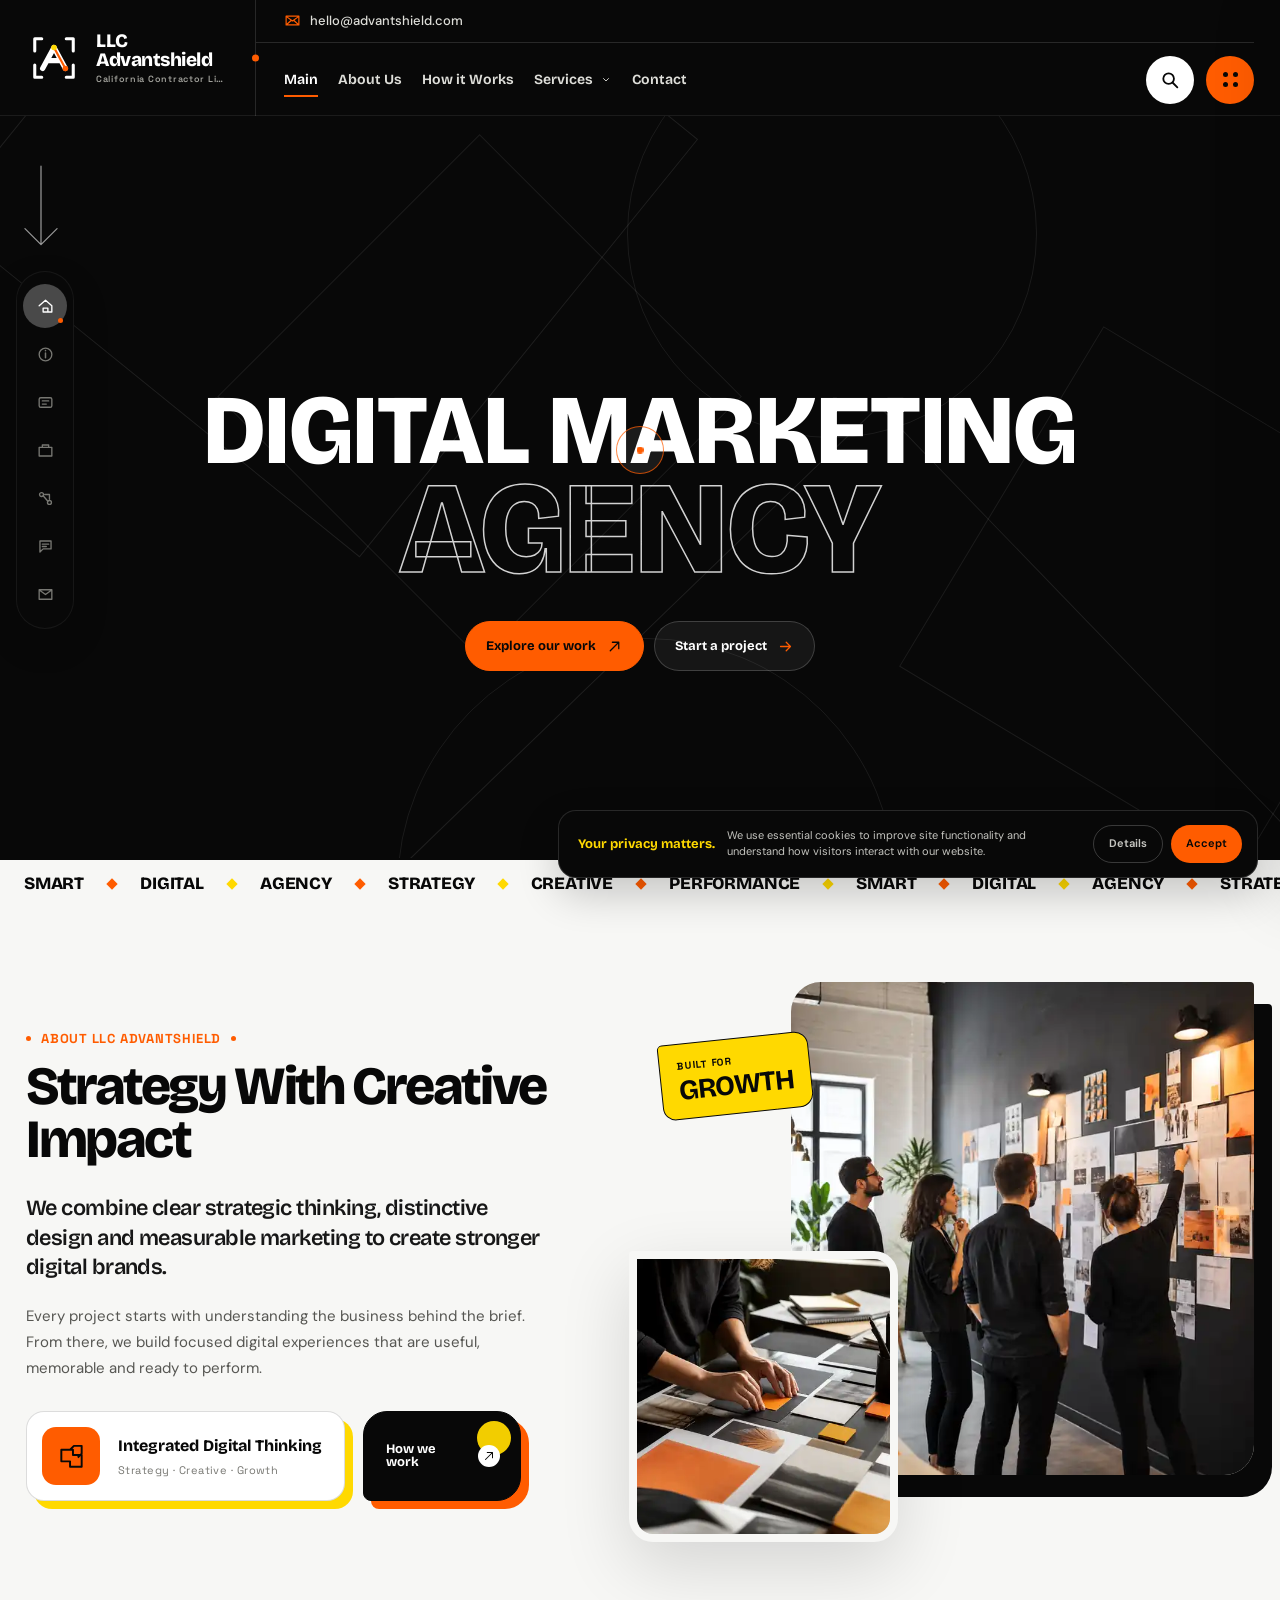
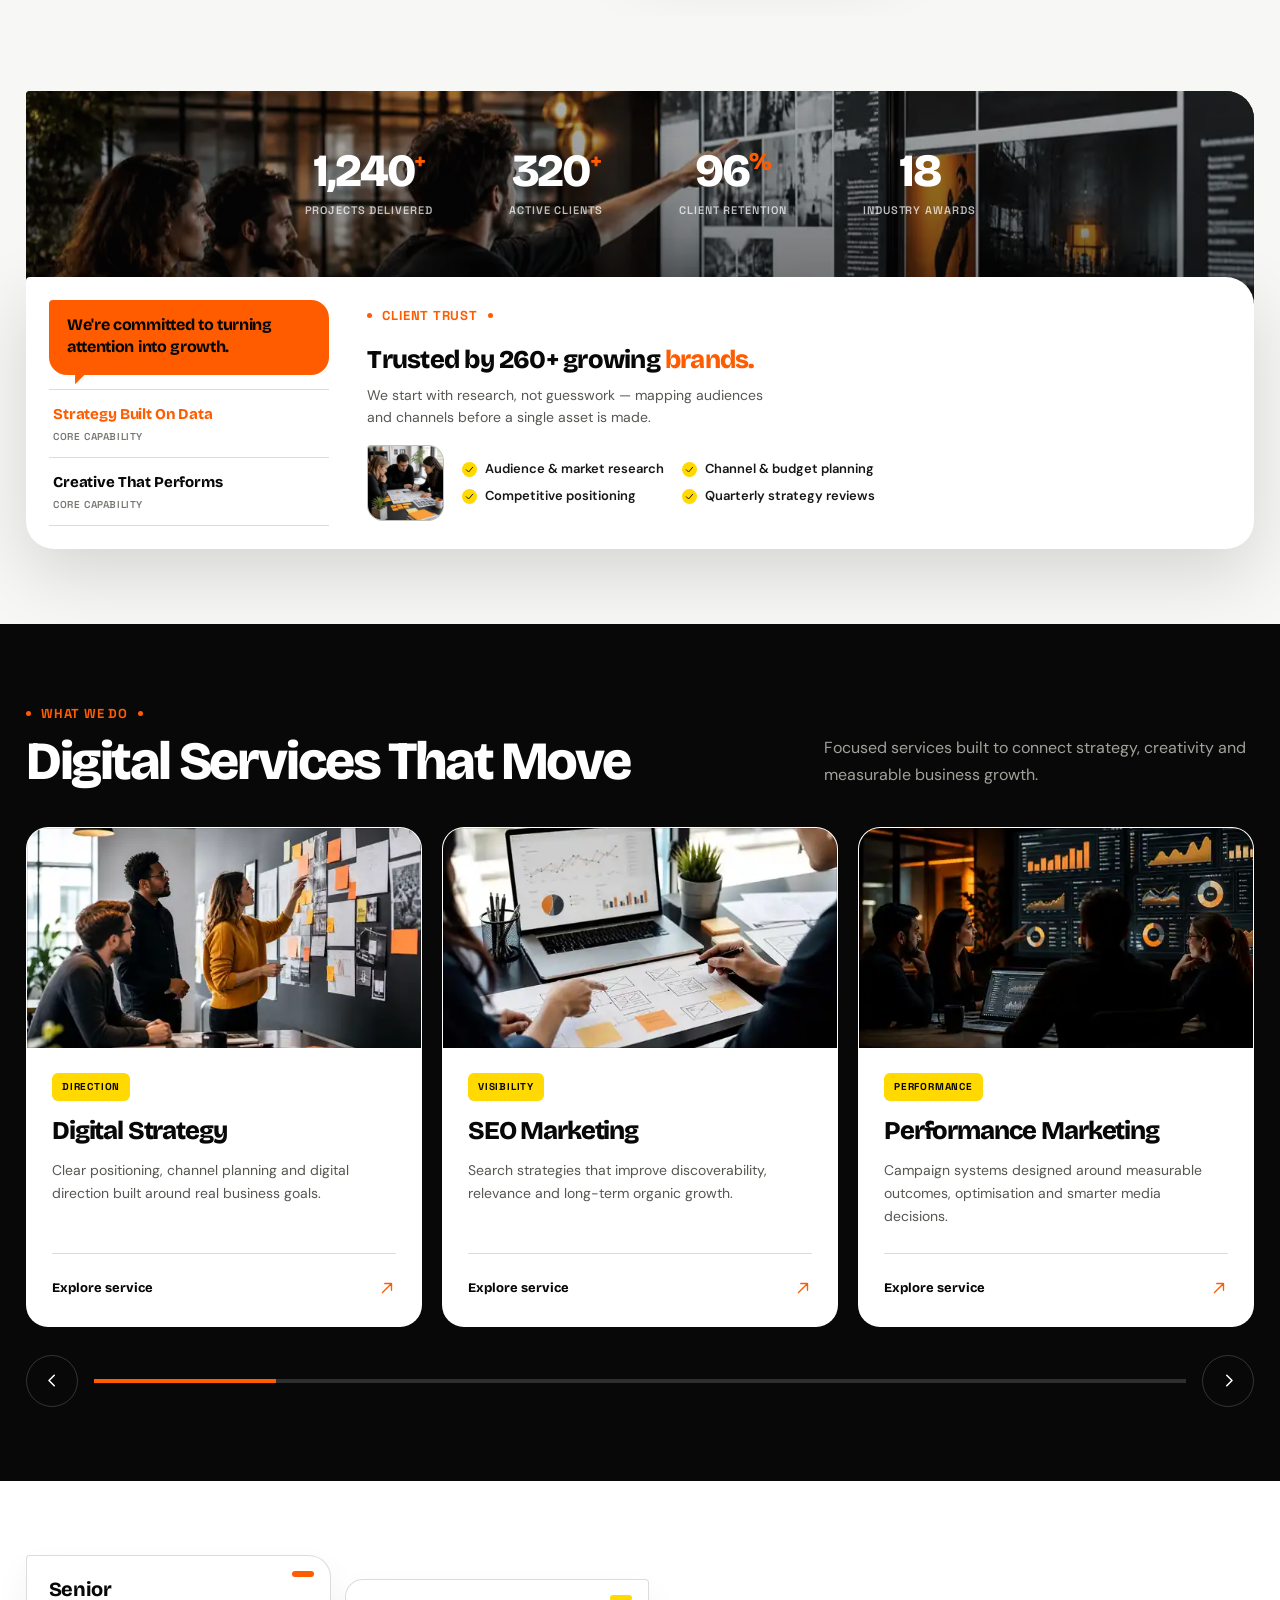
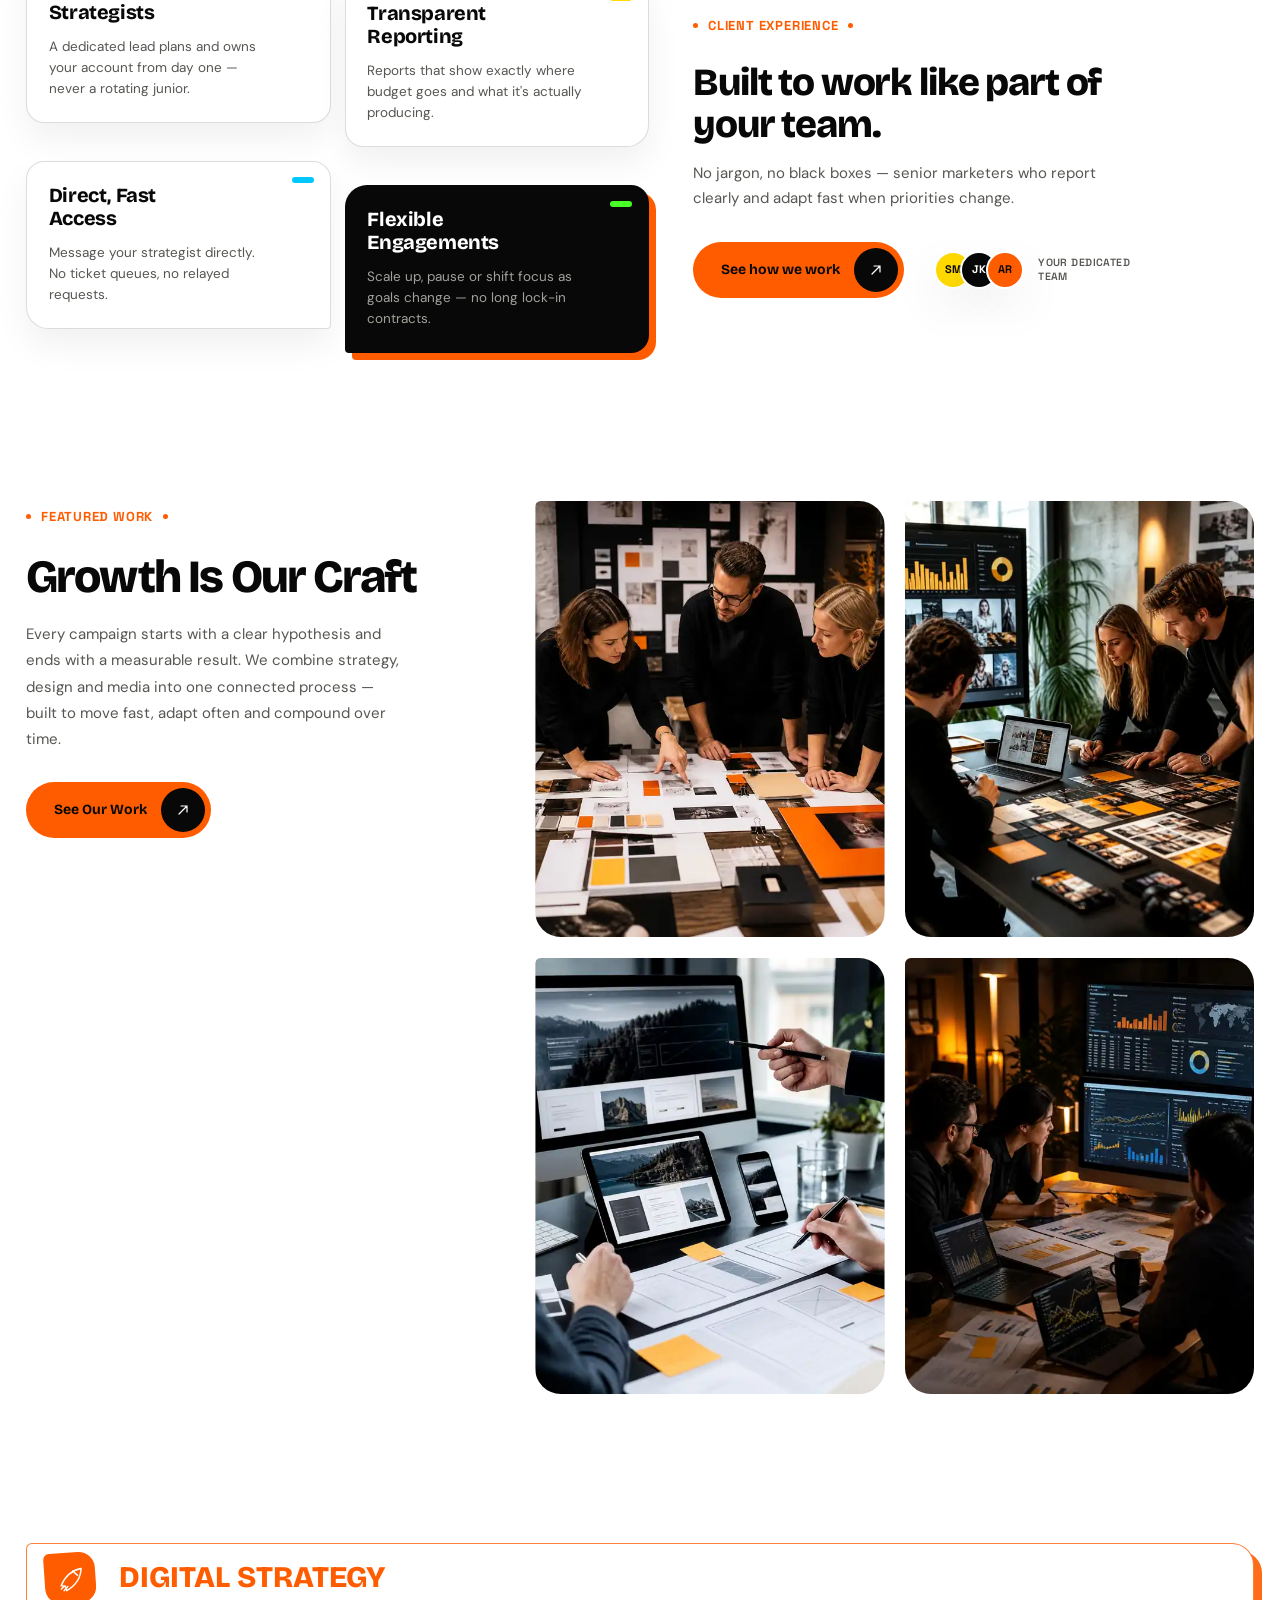
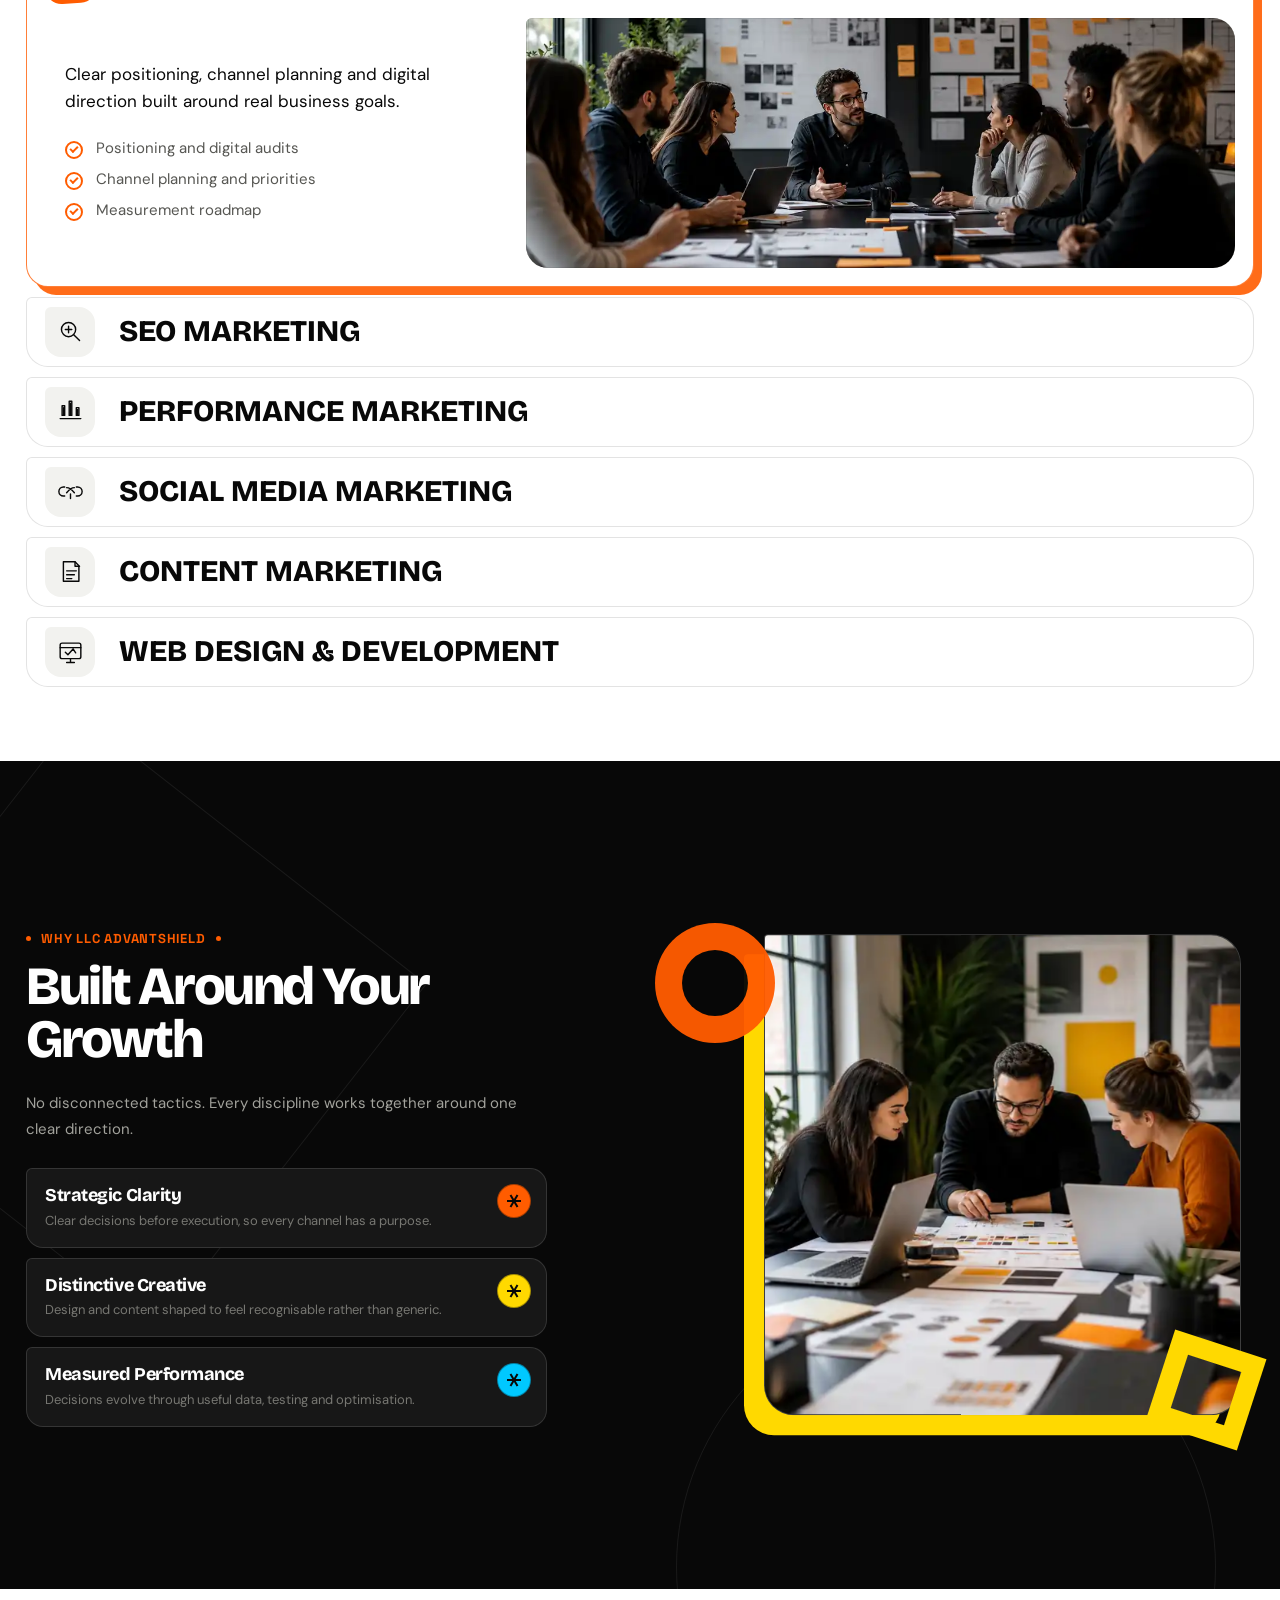
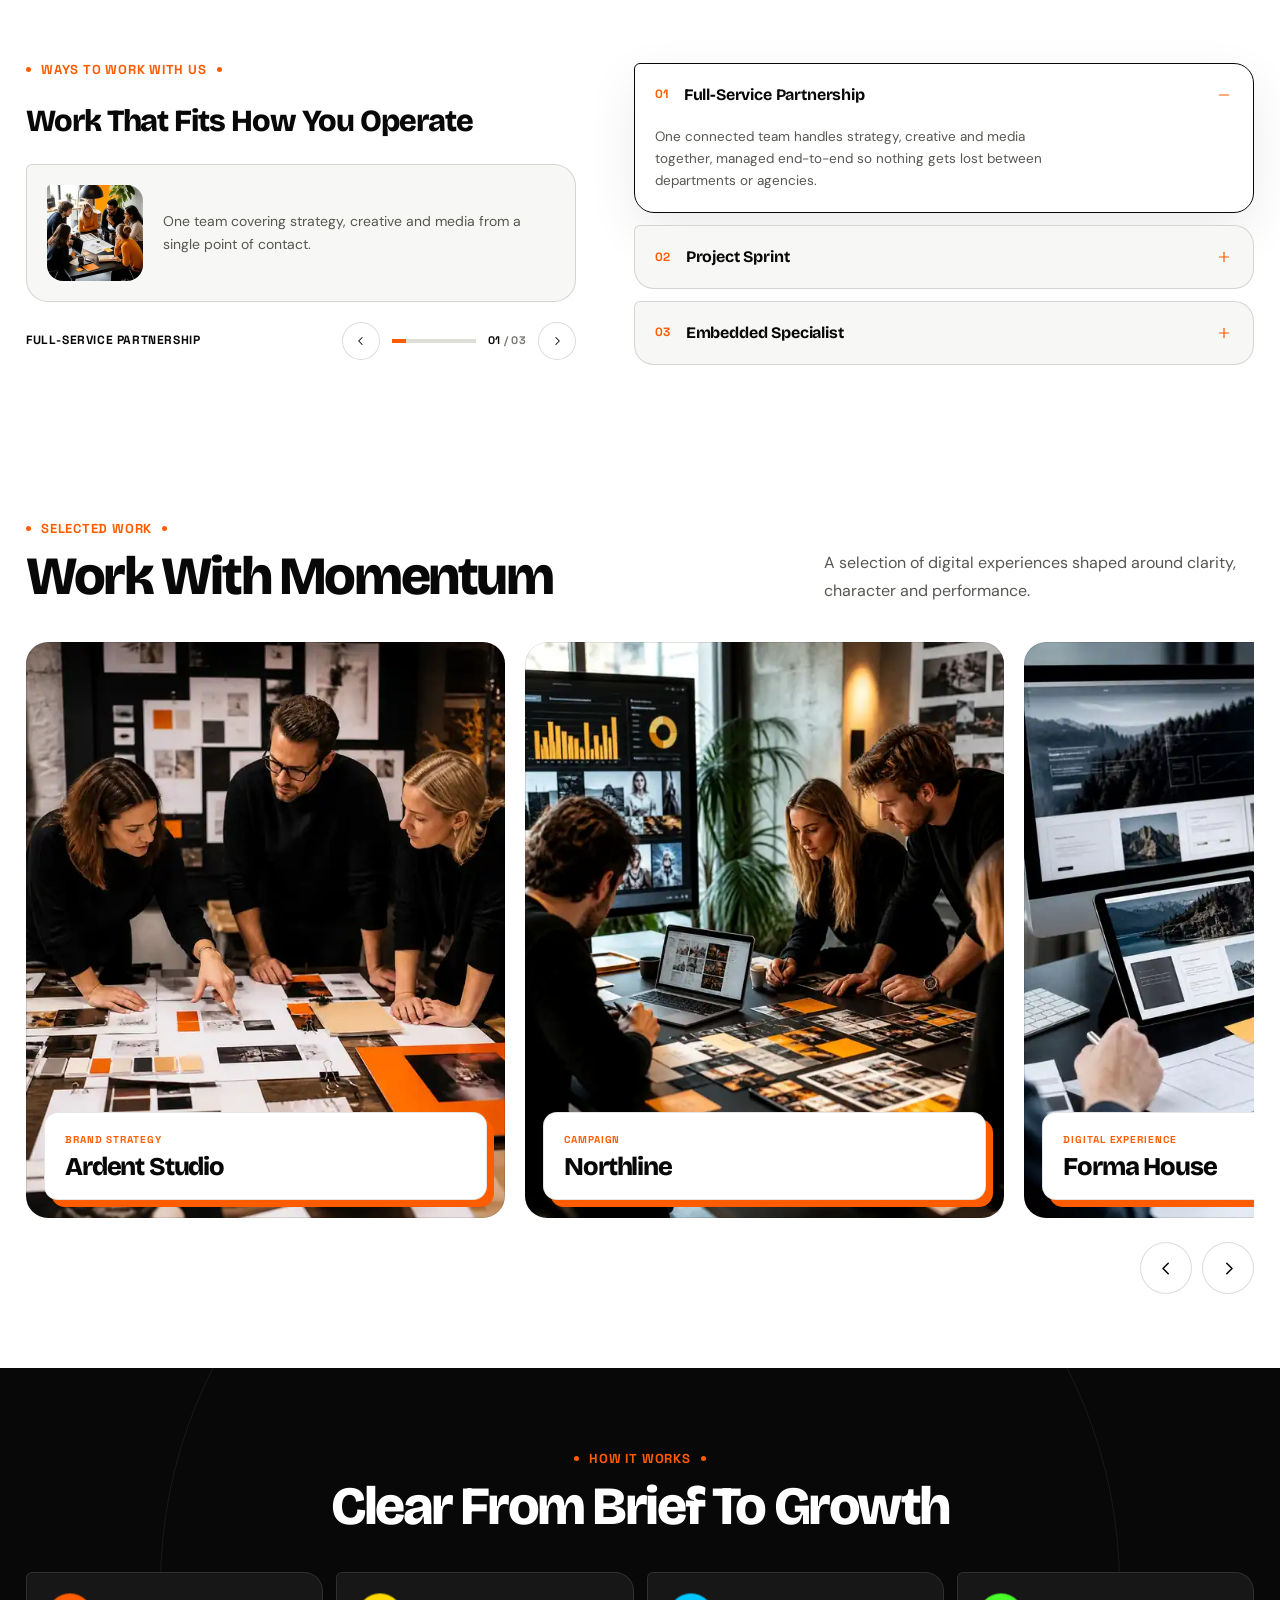
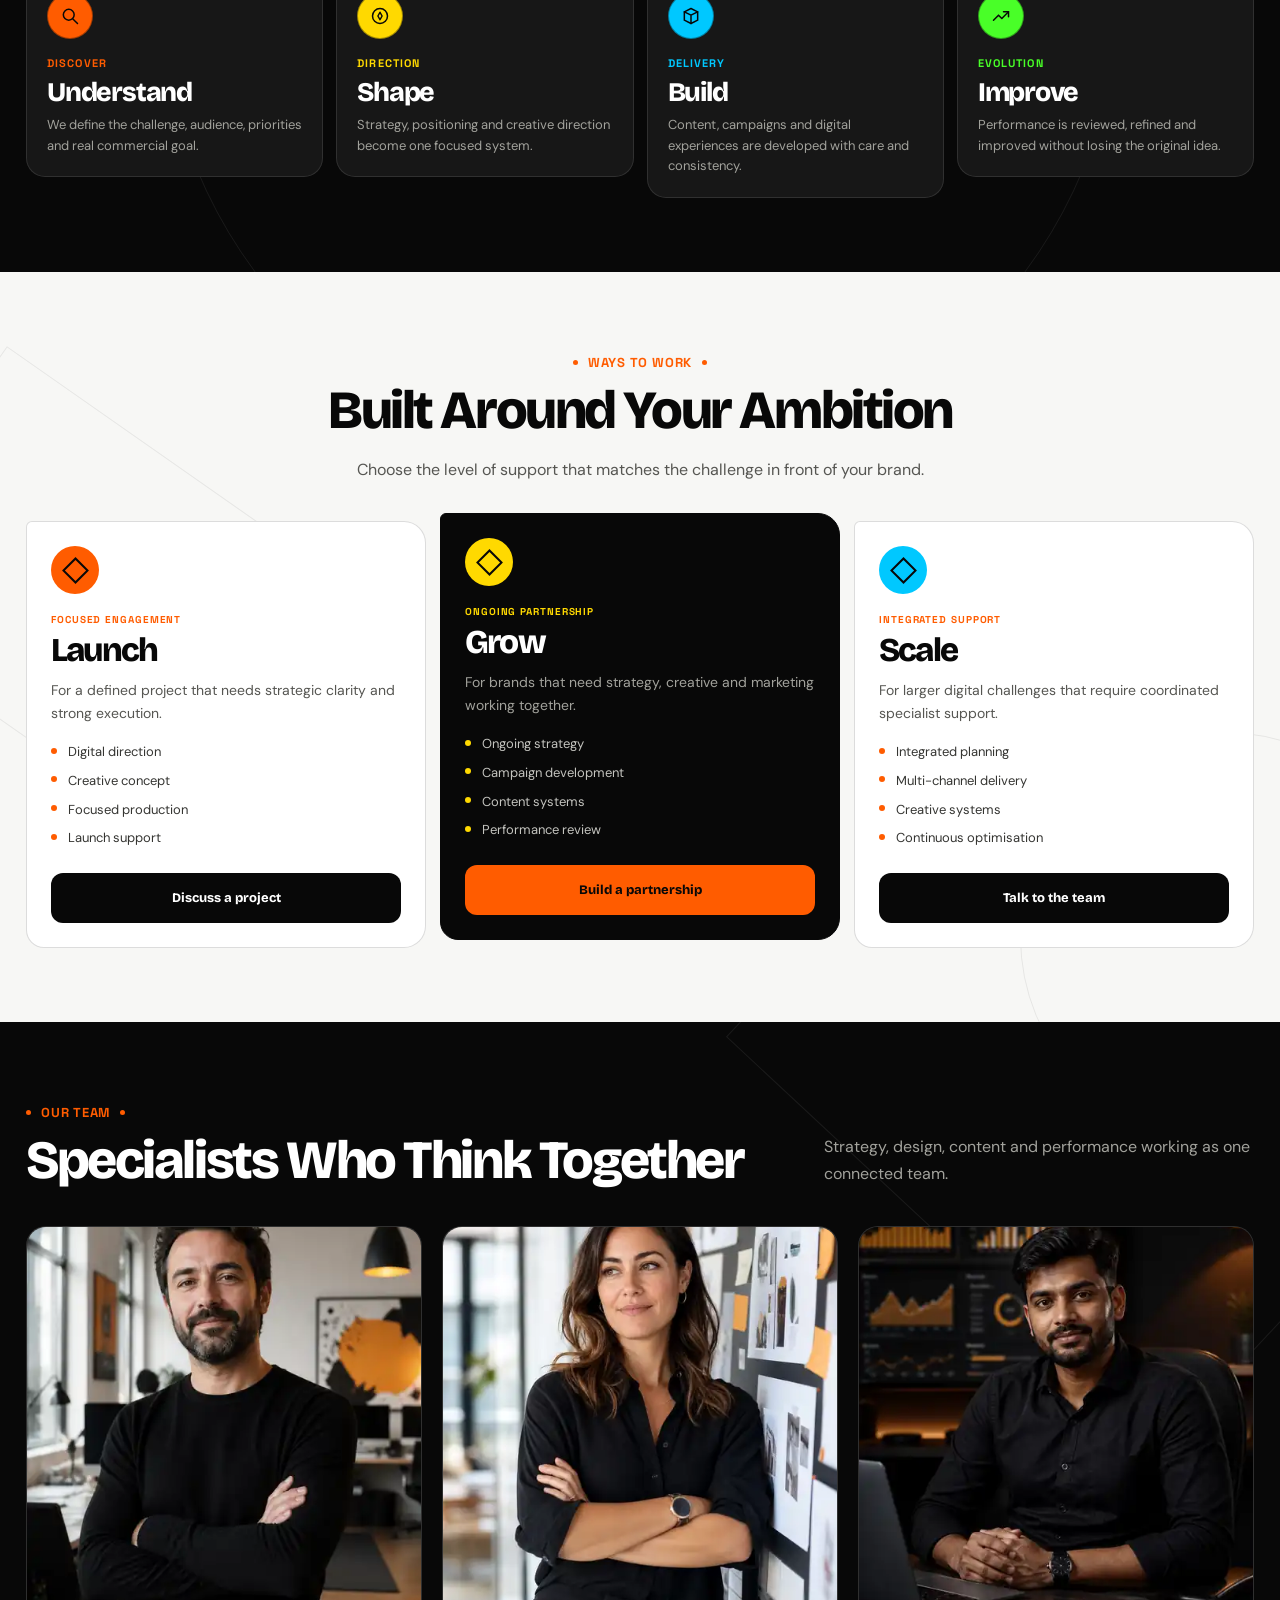
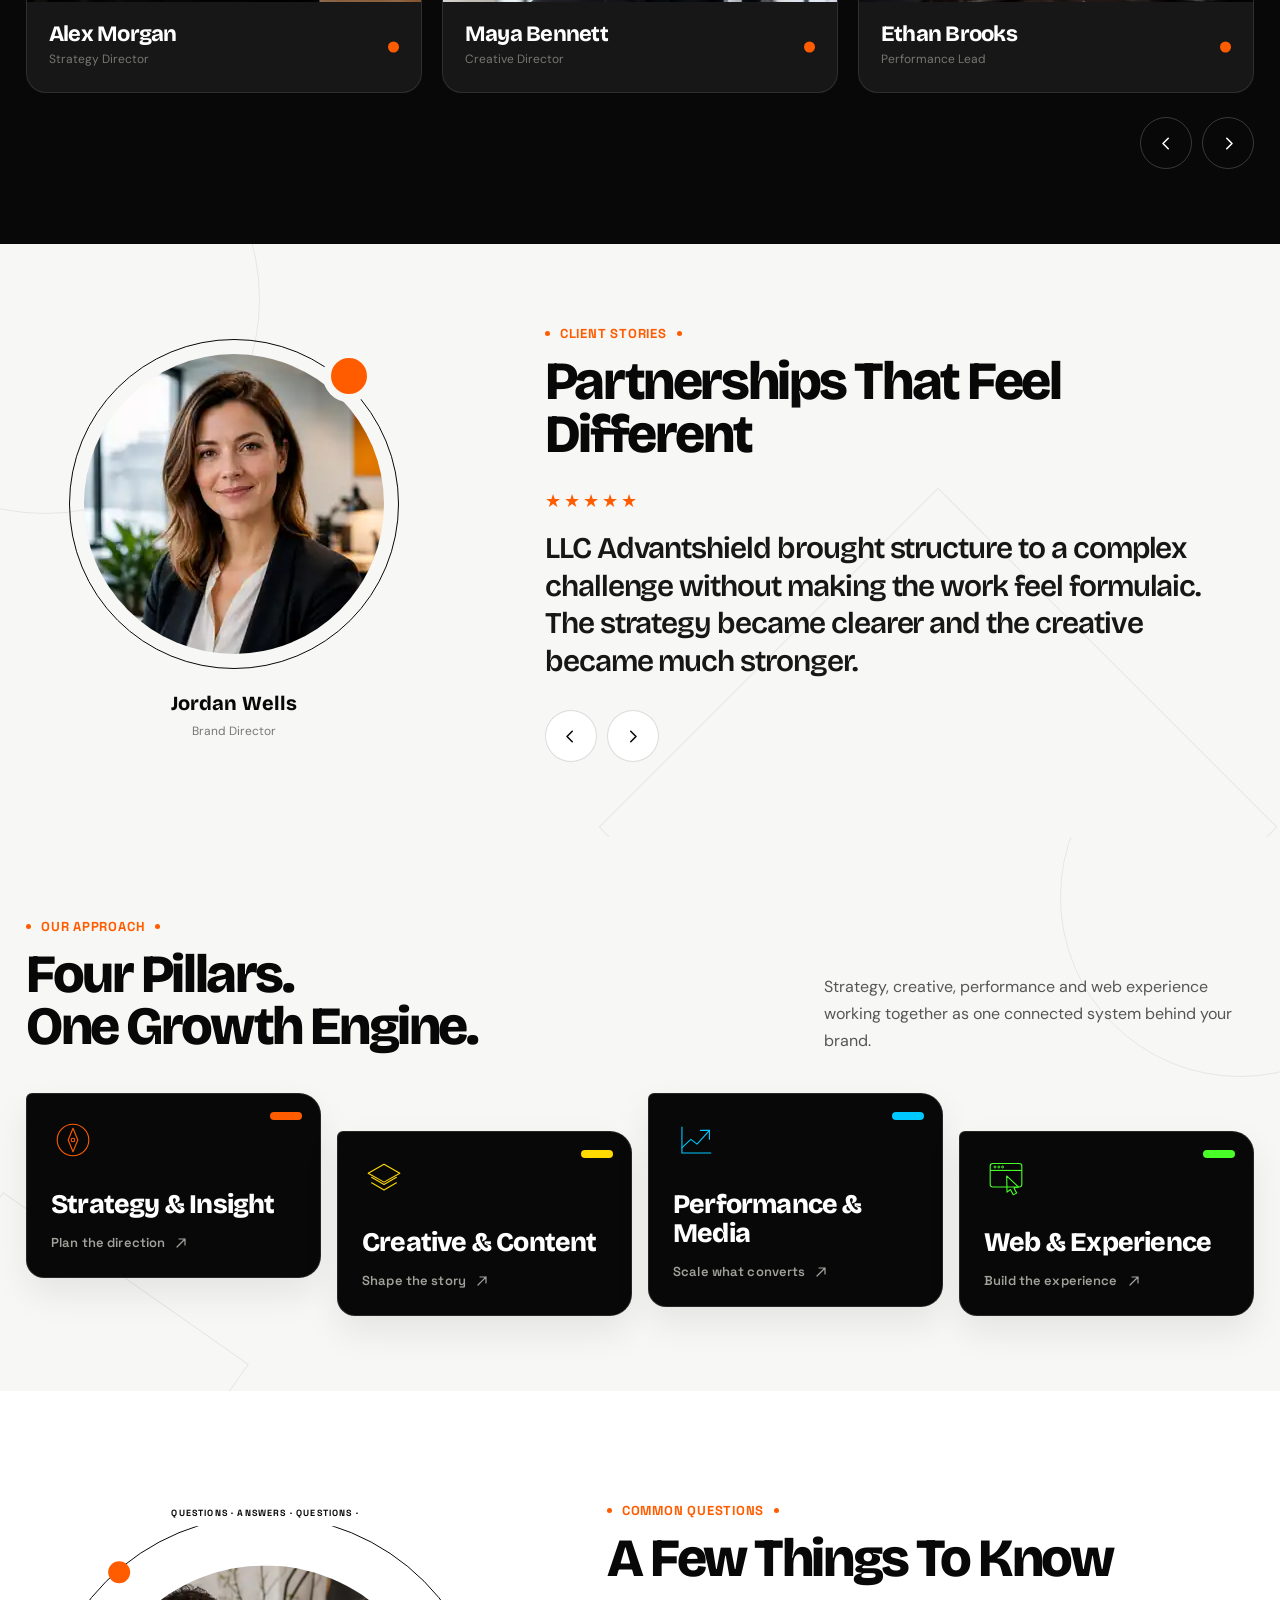
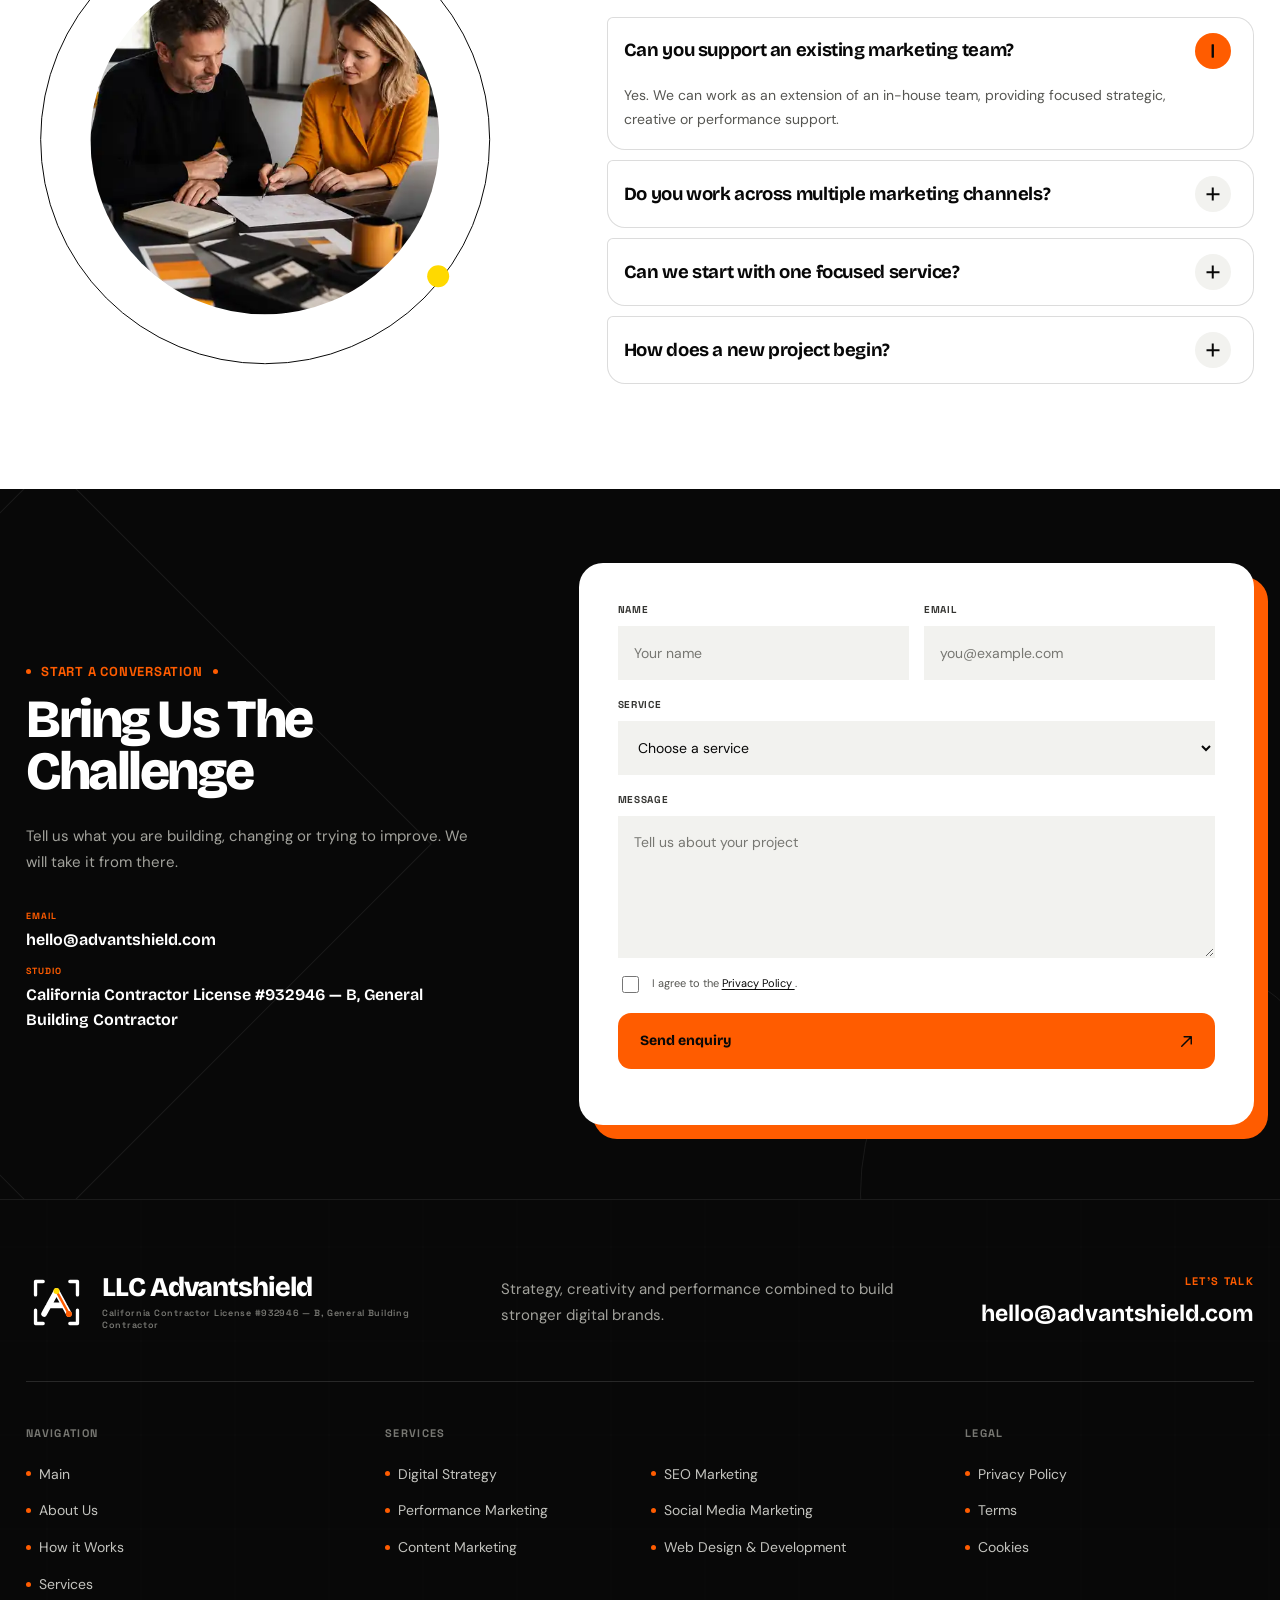
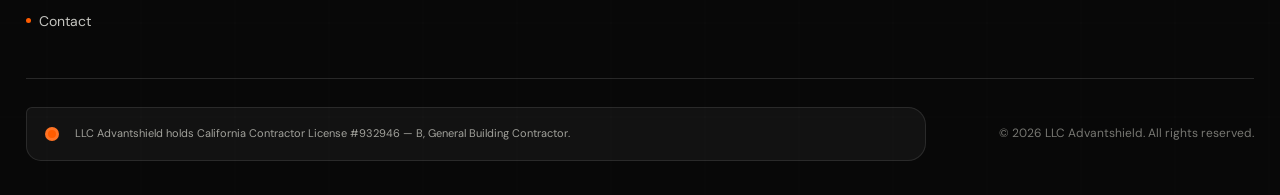
<file: index.html>
<!DOCTYPE html>
<html lang="en">
<head>
    <meta charset="UTF-8">

    <meta
        name="viewport"
        content="width=device-width, initial-scale=1, viewport-fit=cover"
    >

    <meta
        name="description"
        content="LLC Advantshield. California Contractor License #932946 — B, General Building Contractor."
    >

    <meta name="theme-color" content="#080808">

    <title>LLC Advantshield | California Contractor License #932946 — B, General Building Contractor</title>

    <link
        rel="icon"
        type="image/svg+xml"
        href="assets/icons/favicon.svg"
        data-site-favicon
    >

    <!-- Fonts -->
    <link rel="preconnect" href="https://fonts.googleapis.com">
    <link rel="preconnect" href="https://fonts.gstatic.com" crossorigin>

    <link
        href="https://fonts.googleapis.com/css2?family=Bricolage+Grotesque:opsz,wght@12..96,400;12..96,500;12..96,600;12..96,700;12..96,800&family=DM+Sans:opsz,wght@9..40,400;9..40,500;9..40,600&family=Space+Grotesk:wght@400;500;600;700&display=swap"
        rel="stylesheet"
    >

    <!-- Vendor -->
    <link
        rel="stylesheet"
        href="assets/vendor/swiper-bundle.min.css"
    >

    <link
        rel="stylesheet"
        href="assets/vendor/aos.css"
    >

    <!-- Site styles -->
    <link
        rel="stylesheet"
        href="assets/css/global.css"
    >

    <link
        rel="stylesheet"
        href="assets/css/index.css"
    >
</head>

<body
    class="page page--home"
    data-page="home"
>

    <!-- =========================================================
         CUSTOM CURSOR
    ========================================================== -->

    <div
        class="cursor"
        aria-hidden="true"
        data-cursor
    >
        <span class="cursor__dot"></span>
        <span class="cursor__follower"></span>
    </div>


    <!-- =========================================================
         HEADER
    ========================================================== -->

    <header
        class="site-header"
        data-header
    >
        <div class="site-header__shell">

            <a
                class="site-header__brand"
                href="index.html"
                aria-label="LLC Advantshield home"
            >
                <img
                    class="site-header__logo"
                    src="assets/icons/logo.svg"
                    alt=""
                    width="62"
                    height="62"
                    data-site-logo
                >

                <span class="site-header__brand-copy">
                    <strong
                        class="site-header__brand-name"
                        data-brand-name
                    >
                        LLC Advantshield
                    </strong>

                    <span
                        class="site-header__brand-tagline"
                        data-brand-tagline
                    >
                        California Contractor License #932946 — B, General Building Contractor
                    </span>
                </span>
            </a>


            <div class="site-header__content">

                <!-- Top level -->
                <div class="site-header__top">
                    <a
                        class="site-header__email"
                        href="mailto:hello@advantshield.com"
                        data-site-email-link
                    >
                        <svg
                            viewBox="0 0 24 24"
                            aria-hidden="true"
                        >
                            <path
                                d="M3 5.75h18v12.5H3V5.75Zm1.5 1.5 7.5 5.4 7.5-5.4M4.5 17l5.5-5m9.5 5-5.5-5"
                                fill="none"
                                stroke="currentColor"
                                stroke-width="1.7"
                                stroke-linecap="round"
                                stroke-linejoin="round"
                            />
                        </svg>

                        <span data-site-email>
                            hello@advantshield.com
                        </span>
                    </a>

                    <span class="site-header__top-note">
                        Strategy · Creative · Performance
                    </span>
                </div>


                <!-- Bottom level -->
                <div class="site-header__bottom">

                    <nav
                        class="site-nav"
                        aria-label="Primary navigation"
                    >
                        <ul
                            class="site-nav__list"
                            data-primary-nav
                        ></ul>
                    </nav>


                    <div class="site-header__actions">

                        <button
                            class="header-action header-action--search"
                            type="button"
                            aria-label="Open search"
                            aria-controls="site-search"
                            aria-expanded="false"
                            data-search-open
                        >
                            <svg
                                viewBox="0 0 24 24"
                                aria-hidden="true"
                            >
                                <circle
                                    cx="10.5"
                                    cy="10.5"
                                    r="5.8"
                                    fill="none"
                                    stroke="currentColor"
                                    stroke-width="2"
                                />

                                <path
                                    d="m15 15 5 5"
                                    fill="none"
                                    stroke="currentColor"
                                    stroke-width="2"
                                    stroke-linecap="round"
                                />
                            </svg>
                        </button>


                        <button
                            class="header-action header-action--burger"
                            type="button"
                            aria-label="Open menu"
                            aria-controls="burger-panel"
                            aria-expanded="false"
                            data-burger-open
                        >
                            <span></span>
                            <span></span>
                            <span></span>
                            <span></span>
                        </button>

                    </div>

                </div>
            </div>

        </div>
    </header>


    <!-- =========================================================
         BURGER OVERLAY
    ========================================================== -->

    <div
        class="burger-overlay"
        data-burger-overlay
        hidden
    ></div>


    <!-- =========================================================
         BURGER PANEL
    ========================================================== -->

    <aside
        class="burger-panel"
        id="burger-panel"
        aria-hidden="true"
        aria-label="Website menu"
        data-burger-panel
    >
        <div class="burger-panel__header">

            <a
                class="burger-panel__brand"
                href="index.html"
            >
                <img
                    src="assets/icons/logo.svg"
                    alt=""
                    width="58"
                    height="58"
                    data-site-logo
                >

                <span>
                    <strong data-brand-name>LLC Advantshield</strong>
                    <small data-brand-tagline>California Contractor License #932946 — B, General Building Contractor</small>
                </span>
            </a>


            <button
                class="burger-panel__close"
                type="button"
                aria-label="Close menu"
                data-burger-close
            >
                <span></span>
                <span></span>
            </button>

        </div>


        <div class="burger-panel__body">

            <div class="burger-panel__intro">

                <p
                    class="burger-panel__text"
                    data-burger-description
                >
                    We create focused digital strategies,
                    distinctive experiences and measurable
                    marketing systems for ambitious brands.
                </p>


                <a
                    class="burger-panel__cta"
                    href="#contact"
                    data-burger-cta
                >
                    <span>Start a Project</span>

                    <svg
                        viewBox="0 0 24 24"
                        aria-hidden="true"
                    >
                        <path
                            d="M6 18 18 6M9 6h9v9"
                            fill="none"
                            stroke="currentColor"
                            stroke-width="1.8"
                            stroke-linecap="round"
                            stroke-linejoin="round"
                        />
                    </svg>
                </a>

            </div>


            <nav
                class="burger-nav"
                aria-label="Expanded navigation"
            >
                <div data-burger-nav></div>
            </nav>


            <div class="burger-panel__contact">

                <h2 class="burger-panel__title">
                    Contact Info
                </h2>

                <div class="burger-panel__contact-list">

                    <div class="burger-panel__contact-item">
                        <svg
                            viewBox="0 0 24 24"
                            aria-hidden="true"
                        >
                            <path
                                d="M12 21s6-5.1 6-11a6 6 0 1 0-12 0c0 5.9 6 11 6 11Z"
                                fill="none"
                                stroke="currentColor"
                                stroke-width="1.7"
                            />

                            <circle
                                cx="12"
                                cy="10"
                                r="2.2"
                                fill="none"
                                stroke="currentColor"
                                stroke-width="1.7"
                            />
                        </svg>

                        <span data-site-address>
                            California Contractor License #932946 — B, General Building Contractor
                        </span>
                    </div>


                    <a
                        class="burger-panel__contact-item"
                        href="mailto:hello@advantshield.com"
                        data-site-email-link
                    >
                        <svg
                            viewBox="0 0 24 24"
                            aria-hidden="true"
                        >
                            <path
                                d="M3 5.75h18v12.5H3V5.75Zm1.5 1.5 7.5 5.4 7.5-5.4"
                                fill="none"
                                stroke="currentColor"
                                stroke-width="1.7"
                                stroke-linecap="round"
                                stroke-linejoin="round"
                            />
                        </svg>

                        <span data-site-email>
                            hello@advantshield.com
                        </span>
                    </a>

                </div>

            </div>

        </div>
    </aside>


    <!-- =========================================================
         SEARCH
    ========================================================== -->

    <div
        class="site-search"
        id="site-search"
        aria-hidden="true"
        data-search
    >
        <div
            class="site-search__backdrop"
            data-search-close
        ></div>

        <div
            class="site-search__dialog"
            role="dialog"
            aria-modal="true"
            aria-labelledby="search-title"
        >

            <div class="site-search__header">

                <div>
                    <span class="site-search__label">
                        Site Search
                    </span>

                    <h2
                        class="site-search__title"
                        id="search-title"
                    >
                        Find what you need
                    </h2>
                </div>


                <button
                    class="site-search__close"
                    type="button"
                    aria-label="Close search"
                    data-search-close
                >
                    <span></span>
                    <span></span>
                </button>

            </div>


            <label
                class="site-search__field"
                for="site-search-input"
            >
                <svg
                    viewBox="0 0 24 24"
                    aria-hidden="true"
                >
                    <circle
                        cx="10.5"
                        cy="10.5"
                        r="5.8"
                        fill="none"
                        stroke="currentColor"
                        stroke-width="2"
                    />

                    <path
                        d="m15 15 5 5"
                        fill="none"
                        stroke="currentColor"
                        stroke-width="2"
                        stroke-linecap="round"
                    />
                </svg>

                <input
                    id="site-search-input"
                    type="search"
                    autocomplete="off"
                    placeholder="Search the website"
                    data-search-input
                >
            </label>


            <div
                class="site-search__results"
                aria-live="polite"
                data-search-results
            ></div>

        </div>
    </div>


    <!-- =========================================================
         LEFT STICKY NAV
    ========================================================== -->

    <nav
        class="section-dock"
        aria-label="Page sections"
        data-section-dock
    >
        <a
            class="section-dock__item is-active"
            href="#home"
            aria-label="Home"
            data-section-link="home"
        >
            <svg viewBox="0 0 24 24" aria-hidden="true">
                <path
                    d="m4 11 8-7 8 7v8H9v-5h6v5h5"
                    fill="none"
                    stroke="currentColor"
                    stroke-width="1.7"
                    stroke-linecap="round"
                    stroke-linejoin="round"
                />
            </svg>
        </a>


        <a
            class="section-dock__item"
            href="#about"
            aria-label="About"
            data-section-link="about"
        >
            <svg viewBox="0 0 24 24" aria-hidden="true">
                <circle
                    cx="12"
                    cy="12"
                    r="8"
                    fill="none"
                    stroke="currentColor"
                    stroke-width="1.7"
                />

                <path
                    d="M12 10v6m0-9v.2"
                    fill="none"
                    stroke="currentColor"
                    stroke-width="1.9"
                    stroke-linecap="round"
                />
            </svg>
        </a>


        <a
            class="section-dock__item"
            href="#services"
            aria-label="Services"
            data-section-link="services"
        >
            <svg viewBox="0 0 24 24" aria-hidden="true">
                <rect
                    x="4"
                    y="6"
                    width="16"
                    height="12"
                    rx="2"
                    fill="none"
                    stroke="currentColor"
                    stroke-width="1.7"
                />

                <path
                    d="M8 10h8M8 14h5"
                    fill="none"
                    stroke="currentColor"
                    stroke-width="1.7"
                    stroke-linecap="round"
                />
            </svg>
        </a>


        <a
            class="section-dock__item"
            href="#projects"
            aria-label="Selected work"
            data-section-link="projects"
        >
            <svg viewBox="0 0 24 24" aria-hidden="true">
                <path
                    d="M4 8h16v11H4V8Zm4-3h8v3H8V5Z"
                    fill="none"
                    stroke="currentColor"
                    stroke-width="1.7"
                    stroke-linejoin="round"
                />
            </svg>
        </a>


        <a
            class="section-dock__item"
            href="#process"
            aria-label="How it works"
            data-section-link="process"
        >
            <svg viewBox="0 0 24 24" aria-hidden="true">
                <circle
                    cx="7"
                    cy="7"
                    r="2.5"
                    fill="none"
                    stroke="currentColor"
                    stroke-width="1.7"
                />

                <circle
                    cx="17"
                    cy="17"
                    r="2.5"
                    fill="none"
                    stroke="currentColor"
                    stroke-width="1.7"
                />

                <path
                    d="M9 8.5 15 15.5M17 7H11m6 0v6"
                    fill="none"
                    stroke="currentColor"
                    stroke-width="1.7"
                    stroke-linecap="round"
                />
            </svg>
        </a>


        <a
            class="section-dock__item"
            href="#testimonials"
            aria-label="Testimonials"
            data-section-link="testimonials"
        >
            <svg viewBox="0 0 24 24" aria-hidden="true">
                <path
                    d="M5 5h14v10H9l-4 4V5Z"
                    fill="none"
                    stroke="currentColor"
                    stroke-width="1.7"
                    stroke-linejoin="round"
                />

                <path
                    d="M8 9h8M8 12h5"
                    fill="none"
                    stroke="currentColor"
                    stroke-width="1.7"
                    stroke-linecap="round"
                />
            </svg>
        </a>


        <a
            class="section-dock__item"
            href="#contact"
            aria-label="Contact"
            data-section-link="contact"
        >
            <svg viewBox="0 0 24 24" aria-hidden="true">
                <path
                    d="M4 6h16v12H4V6Zm1 1 7 5 7-5"
                    fill="none"
                    stroke="currentColor"
                    stroke-width="1.7"
                    stroke-linecap="round"
                    stroke-linejoin="round"
                />
            </svg>
        </a>
    </nav>


    <main>


        <!-- =====================================================
             HERO
        ====================================================== -->

        <section
            class="hero"
            id="home"
            data-section="home"
        >

            <div
                class="hero__pattern"
                aria-hidden="true"
                data-hero-parallax
            >
                <span class="hero__shape hero__shape--one"></span>
                <span class="hero__shape hero__shape--two"></span>
                <span class="hero__shape hero__shape--three"></span>
                <span class="hero__shape hero__shape--four"></span>
            </div>


            <div class="hero__container">

                <div
                    class="hero__scroll-cue"
                    aria-hidden="true"
                >
                    <svg viewBox="0 0 68 138">
                        <path
                            d="M34 3v126M8 104l26 26 26-26"
                            fill="none"
                            stroke="currentColor"
                            stroke-width="2"
                            stroke-linecap="round"
                            stroke-linejoin="round"
                        />
                    </svg>
                </div>


                <div class="hero__headline">

                    <div class="hero__headline-mask">
                        <span
                            class="hero__headline-line hero__headline-line--solid"
                            data-hero-line
                        >
                            Digital Marketing
                        </span>
                    </div>

                    <div class="hero__headline-mask">
                        <span
                            class="hero__headline-line hero__headline-line--outline"
                            data-hero-line
                        >
                            AGENCY
                        </span>
                    </div>

                </div>


                <div
                    class="hero__copy"
                    data-hero-copy
                >
                    <a
                        class="hero__cta hero__cta--primary"
                        href="#services"
                    >
                        <span>Explore our work</span>

                        <svg
                            viewBox="0 0 24 24"
                            aria-hidden="true"
                        >
                            <path
                                d="M6 18 18 6M9 6h9v9"
                                fill="none"
                                stroke="currentColor"
                                stroke-width="1.8"
                                stroke-linecap="round"
                                stroke-linejoin="round"
                            />
                        </svg>
                    </a>

                    <a
                        class="hero__cta hero__cta--secondary"
                        href="#contact"
                    >
                        <span>Start a project</span>

                        <svg
                            viewBox="0 0 24 24"
                            aria-hidden="true"
                        >
                            <path
                                d="M5 12h14M13 6l6 6-6 6"
                                fill="none"
                                stroke="currentColor"
                                stroke-width="1.8"
                                stroke-linecap="round"
                                stroke-linejoin="round"
                            />
                        </svg>
                    </a>
                </div>

            </div>


            <nav
                class="hero-marquee"
                aria-label="Agency specialties"
            >
                <div class="hero-marquee__track">

                    <div class="hero-marquee__group">
                        <a class="hero-marquee__link" href="#about">SMART</a>
                        <i></i>
                        <a class="hero-marquee__link" href="#services">DIGITAL</a>
                        <i></i>
                        <a class="hero-marquee__link" href="#contact">AGENCY</a>
                        <i></i>
                        <a class="hero-marquee__link" href="#process">STRATEGY</a>
                        <i></i>
                        <a class="hero-marquee__link" href="#projects">CREATIVE</a>
                        <i></i>
                        <a class="hero-marquee__link" href="#testimonials">PERFORMANCE</a>
                        <i></i>
                    </div>

                    <div
                        class="hero-marquee__group"
                        aria-hidden="true"
                    >
                        <a class="hero-marquee__link" href="#about" tabindex="-1">SMART</a>
                        <i></i>
                        <a class="hero-marquee__link" href="#services" tabindex="-1">DIGITAL</a>
                        <i></i>
                        <a class="hero-marquee__link" href="#contact" tabindex="-1">AGENCY</a>
                        <i></i>
                        <a class="hero-marquee__link" href="#process" tabindex="-1">STRATEGY</a>
                        <i></i>
                        <a class="hero-marquee__link" href="#projects" tabindex="-1">CREATIVE</a>
                        <i></i>
                        <a class="hero-marquee__link" href="#testimonials" tabindex="-1">PERFORMANCE</a>
                        <i></i>
                    </div>

                </div>
            </nav>

        </section>


        <!-- =====================================================
             ABOUT
        ====================================================== -->

        <section
            class="section about"
            id="about"
            data-section="about"
        >
            <div class="container">

                <div class="about__layout">

                    <div
                        class="about__content"
                        data-aos="fade-up"
                    >
                        <span class="section-label">
                            About LLC Advantshield
                        </span>

                        <h2 class="section-title">
                            Strategy With Creative Impact
                        </h2>

                        <p class="about__lead">
                            We combine clear strategic thinking,
                            distinctive design and measurable
                            marketing to create stronger digital brands.
                        </p>

                        <p class="about__text">
                            Every project starts with understanding
                            the business behind the brief. From there,
                            we build focused digital experiences that
                            are useful, memorable and ready to perform.
                        </p>


                        <div class="about__actions">

                            <div class="about__expertise">

                                <div class="about__expertise-icon">
                                    <svg
                                        viewBox="0 0 64 64"
                                        aria-hidden="true"
                                    >
                                        <path
                                            d="M11 42V18h24v11h18v24H29V42H11Zm18-24 8-8h16v16l-8 8"
                                            fill="none"
                                            stroke="currentColor"
                                            stroke-width="4"
                                            stroke-linejoin="round"
                                        />
                                    </svg>
                                </div>

                                <div>
                                    <strong>
                                        Integrated Digital Thinking
                                    </strong>

                                    <span>
                                        Strategy · Creative · Growth
                                    </span>
                                </div>

                            </div>


                            <a
                                class="round-link"
                                href="#process"
                            >
                                <span>
                                    How we work
                                </span>

                                <svg
                                    viewBox="0 0 24 24"
                                    aria-hidden="true"
                                >
                                    <path
                                        d="M6 18 18 6M9 6h9v9"
                                        fill="none"
                                        stroke="currentColor"
                                        stroke-width="1.8"
                                        stroke-linecap="round"
                                        stroke-linejoin="round"
                                    />
                                </svg>
                            </a>

                        </div>

                    </div>


                    <div
                        class="about__visual"
                        data-aos="fade-left"
                    >
                        <div class="about__media about__media--primary">
                            <img
                                src="assets/images/about/about-main.webp"
                                alt="Marketing team collaborating"
                                width="760"
                                height="880"
                                loading="lazy"
                            >
                        </div>

                        <div class="about__media about__media--floating">
                            <img
                                src="assets/images/about/about-detail.webp"
                                alt="Creative specialist working"
                                width="480"
                                height="600"
                                loading="lazy"
                            >
                        </div>

                        <div
                            class="about__accent-card"
                            aria-hidden="true"
                        >
                            <span>
                                Built for
                            </span>

                            <strong>
                                GROWTH
                            </strong>
                        </div>
                    </div>

                </div>

            </div>
        </section>


        <!-- =====================================================
             TRUSTED / STATS
        ====================================================== -->

        <section
            class="section trusted"
            id="trusted"
        >
            <div class="container trusted__container">

                <div
                    class="trusted__media"
                    data-parallax-media
                    data-cursor-state="large"
                    data-aos="fade-up"
                >
                    <img
                        src="assets/images/trusted/trusted-team.webp"
                        alt="LLC Advantshield team reviewing a live campaign"
                        width="1480"
                        height="440"
                        loading="lazy"
                    >

                    <div
                        class="trusted__overlay"
                        aria-hidden="true"
                    ></div>

                    <div class="trusted__stats">

                        <div class="trusted__stat">
                            <p class="trusted__stat-value">
                                <span data-count-to="1240">0</span><span class="trusted__stat-suffix">+</span>
                            </p>

                            <span class="trusted__stat-label">
                                Projects Delivered
                            </span>
                        </div>

                        <div class="trusted__stat">
                            <p class="trusted__stat-value">
                                <span data-count-to="320">0</span><span class="trusted__stat-suffix">+</span>
                            </p>

                            <span class="trusted__stat-label">
                                Active Clients
                            </span>
                        </div>

                        <div class="trusted__stat">
                            <p class="trusted__stat-value">
                                <span data-count-to="96">0</span><span class="trusted__stat-suffix">%</span>
                            </p>

                            <span class="trusted__stat-label">
                                Client Retention
                            </span>
                        </div>

                        <div class="trusted__stat">
                            <p class="trusted__stat-value">
                                <span data-count-to="18">0</span>
                            </p>

                            <span class="trusted__stat-label">
                                Industry Awards
                            </span>
                        </div>

                    </div>

                </div>


                <div
                    class="trusted__panel"
                    data-aos="fade-up"
                >

                    <div class="trusted__aside">

                        <div class="trusted__quote">
                            <p>
                                We're committed to turning
                                attention into growth.
                            </p>
                        </div>

                        <div
                            class="trusted__tabs"
                            role="tablist"
                            data-trusted-tabs
                        >

                            <button
                                class="trusted__tab is-active"
                                type="button"
                                role="tab"
                                id="trusted-tab-0"
                                aria-selected="true"
                                aria-controls="trusted-pane-0"
                                data-trusted-tab="0"
                            >
                                <span class="trusted__tab-copy">
                                    <strong>
                                        Strategy Built On Data
                                    </strong>

                                    <small>
                                        Core Capability
                                    </small>
                                </span>
                            </button>

                            <button
                                class="trusted__tab"
                                type="button"
                                role="tab"
                                id="trusted-tab-1"
                                aria-selected="false"
                                aria-controls="trusted-pane-1"
                                data-trusted-tab="1"
                            >
                                <span class="trusted__tab-copy">
                                    <strong>
                                        Creative That Performs
                                    </strong>

                                    <small>
                                        Core Capability
                                    </small>
                                </span>
                            </button>

                        </div>

                    </div>


                    <div class="trusted__content">

                        <div
                            class="trusted__pane is-active"
                            id="trusted-pane-0"
                            role="tabpanel"
                            aria-labelledby="trusted-tab-0"
                            data-trusted-pane="0"
                        >
                            <span class="section-label">
                                Client Trust
                            </span>

                            <h2 class="trusted__title">
                                Trusted by 260+ growing
                                <span>brands.</span>
                            </h2>

                            <p class="trusted__text">
                                We start with research, not guesswork —
                                mapping audiences and channels before
                                a single asset is made.
                            </p>

                            <div class="trusted__proof">
                                <div class="trusted__proof-media">
                                    <img
                                        src="assets/images/trusted/trusted-strategy.webp"
                                        alt="Strategists reviewing campaign data"
                                        width="480"
                                        height="480"
                                        loading="lazy"
                                    >
                                </div>

                                <ul class="trusted__proof-list">
                                    <li>
                                        <svg viewBox="0 0 24 24" aria-hidden="true">
                                            <path
                                                d="M5 12.5 10 17.5 19 7"
                                                fill="none"
                                                stroke="currentColor"
                                                stroke-width="2"
                                                stroke-linecap="round"
                                                stroke-linejoin="round"
                                            />
                                        </svg>

                                        <span>Audience & market research</span>
                                    </li>

                                    <li>
                                        <svg viewBox="0 0 24 24" aria-hidden="true">
                                            <path
                                                d="M5 12.5 10 17.5 19 7"
                                                fill="none"
                                                stroke="currentColor"
                                                stroke-width="2"
                                                stroke-linecap="round"
                                                stroke-linejoin="round"
                                            />
                                        </svg>

                                        <span>Channel & budget planning</span>
                                    </li>

                                    <li>
                                        <svg viewBox="0 0 24 24" aria-hidden="true">
                                            <path
                                                d="M5 12.5 10 17.5 19 7"
                                                fill="none"
                                                stroke="currentColor"
                                                stroke-width="2"
                                                stroke-linecap="round"
                                                stroke-linejoin="round"
                                            />
                                        </svg>

                                        <span>Competitive positioning</span>
                                    </li>

                                    <li>
                                        <svg viewBox="0 0 24 24" aria-hidden="true">
                                            <path
                                                d="M5 12.5 10 17.5 19 7"
                                                fill="none"
                                                stroke="currentColor"
                                                stroke-width="2"
                                                stroke-linecap="round"
                                                stroke-linejoin="round"
                                            />
                                        </svg>

                                        <span>Quarterly strategy reviews</span>
                                    </li>
                                </ul>
                            </div>
                        </div>


                        <div
                            class="trusted__pane"
                            id="trusted-pane-1"
                            role="tabpanel"
                            aria-labelledby="trusted-tab-1"
                            data-trusted-pane="1"
                            hidden
                        >
                            <span class="section-label">
                                Client Trust
                            </span>

                            <h2 class="trusted__title">
                                Creative built to
                                <span>perform.</span>
                            </h2>

                            <p class="trusted__text">
                                Design and campaigns built to convert —
                                tested and refined until performance,
                                not opinion, decides what stays live.
                            </p>

                            <div class="trusted__proof">
                                <div class="trusted__proof-media">
                                    <img
                                        src="assets/images/trusted/trusted-creative.webp"
                                        alt="Creative team reviewing new designs"
                                        width="480"
                                        height="480"
                                        loading="lazy"
                                    >
                                </div>

                                <ul class="trusted__proof-list">
                                    <li>
                                        <svg viewBox="0 0 24 24" aria-hidden="true">
                                            <path
                                                d="M5 12.5 10 17.5 19 7"
                                                fill="none"
                                                stroke="currentColor"
                                                stroke-width="2"
                                                stroke-linecap="round"
                                                stroke-linejoin="round"
                                            />
                                        </svg>

                                        <span>Conversion-led design systems</span>
                                    </li>

                                    <li>
                                        <svg viewBox="0 0 24 24" aria-hidden="true">
                                            <path
                                                d="M5 12.5 10 17.5 19 7"
                                                fill="none"
                                                stroke="currentColor"
                                                stroke-width="2"
                                                stroke-linecap="round"
                                                stroke-linejoin="round"
                                            />
                                        </svg>

                                        <span>Content built for every channel</span>
                                    </li>

                                    <li>
                                        <svg viewBox="0 0 24 24" aria-hidden="true">
                                            <path
                                                d="M5 12.5 10 17.5 19 7"
                                                fill="none"
                                                stroke="currentColor"
                                                stroke-width="2"
                                                stroke-linecap="round"
                                                stroke-linejoin="round"
                                            />
                                        </svg>

                                        <span>Continuous A/B testing</span>
                                    </li>

                                    <li>
                                        <svg viewBox="0 0 24 24" aria-hidden="true">
                                            <path
                                                d="M5 12.5 10 17.5 19 7"
                                                fill="none"
                                                stroke="currentColor"
                                                stroke-width="2"
                                                stroke-linecap="round"
                                                stroke-linejoin="round"
                                            />
                                        </svg>

                                        <span>Performance reporting & insight</span>
                                    </li>
                                </ul>
                            </div>
                        </div>

                    </div>

                </div>

            </div>
        </section>


        <!-- =====================================================
             SERVICES
        ====================================================== -->

        <section
            class="section services"
            id="services"
            data-section="services"
        >
            <div class="container">

                <div
                    class="section-heading section-heading--split"
                    data-aos="fade-up"
                >
                    <div>
                        <span class="section-label">
                            What We Do
                        </span>

                        <h2 class="section-title">
                            Digital Services That Move
                        </h2>
                    </div>

                    <p>
                        Focused services built to connect strategy,
                        creativity and measurable business growth.
                    </p>
                </div>


                <div
                    class="services-slider-wrap"
                    data-aos="fade-up"
                    data-aos-delay="80"
                >

                    <div class="swiper services-swiper">

                        <div class="swiper-wrapper">


                            <article class="swiper-slide service-card">
                                <div class="service-card__media">
                                    <img
                                        src="assets/images/services/digital-strategy.webp"
                                        alt="Digital strategy"
                                        width="640"
                                        height="420"
                                        loading="lazy"
                                    >
                                </div>

                                <div class="service-card__body">
                                    <span class="service-card__tag">
                                        Direction
                                    </span>

                                    <h3>
                                        Digital Strategy
                                    </h3>

                                    <p>
                                        Clear positioning, channel planning
                                        and digital direction built around
                                        real business goals.
                                    </p>

                                    <a href="digital-strategy.html">
                                        <span>Explore service</span>

                                        <svg
                                            viewBox="0 0 24 24"
                                            aria-hidden="true"
                                        >
                                            <path
                                                d="M6 18 18 6M9 6h9v9"
                                                fill="none"
                                                stroke="currentColor"
                                                stroke-width="1.8"
                                                stroke-linecap="round"
                                                stroke-linejoin="round"
                                            />
                                        </svg>
                                    </a>
                                </div>
                            </article>


                            <article class="swiper-slide service-card">
                                <div class="service-card__media">
                                    <img
                                        src="assets/images/services/seo-marketing.webp"
                                        alt="SEO marketing"
                                        width="640"
                                        height="420"
                                        loading="lazy"
                                    >
                                </div>

                                <div class="service-card__body">
                                    <span class="service-card__tag">
                                        Visibility
                                    </span>

                                    <h3>
                                        SEO Marketing
                                    </h3>

                                    <p>
                                        Search strategies that improve
                                        discoverability, relevance and
                                        long-term organic growth.
                                    </p>

                                    <a href="seo-marketing.html">
                                        <span>Explore service</span>

                                        <svg
                                            viewBox="0 0 24 24"
                                            aria-hidden="true"
                                        >
                                            <path
                                                d="M6 18 18 6M9 6h9v9"
                                                fill="none"
                                                stroke="currentColor"
                                                stroke-width="1.8"
                                                stroke-linecap="round"
                                                stroke-linejoin="round"
                                            />
                                        </svg>
                                    </a>
                                </div>
                            </article>


                            <article class="swiper-slide service-card">
                                <div class="service-card__media">
                                    <img
                                        src="assets/images/services/performance-marketing.webp"
                                        alt="Performance marketing"
                                        width="640"
                                        height="420"
                                        loading="lazy"
                                    >
                                </div>

                                <div class="service-card__body">
                                    <span class="service-card__tag">
                                        Performance
                                    </span>

                                    <h3>
                                        Performance Marketing
                                    </h3>

                                    <p>
                                        Campaign systems designed around
                                        measurable outcomes, optimisation
                                        and smarter media decisions.
                                    </p>

                                    <a href="performance-marketing.html">
                                        <span>Explore service</span>

                                        <svg
                                            viewBox="0 0 24 24"
                                            aria-hidden="true"
                                        >
                                            <path
                                                d="M6 18 18 6M9 6h9v9"
                                                fill="none"
                                                stroke="currentColor"
                                                stroke-width="1.8"
                                                stroke-linecap="round"
                                                stroke-linejoin="round"
                                            />
                                        </svg>
                                    </a>
                                </div>
                            </article>


                            <article class="swiper-slide service-card">
                                <div class="service-card__media">
                                    <img
                                        src="assets/images/services/social-media.webp"
                                        alt="Social media marketing"
                                        width="640"
                                        height="420"
                                        loading="lazy"
                                    >
                                </div>

                                <div class="service-card__body">
                                    <span class="service-card__tag">
                                        Community
                                    </span>

                                    <h3>
                                        Social Media Marketing
                                    </h3>

                                    <p>
                                        Social systems built around useful
                                        content, stronger communities and
                                        consistent brand presence.
                                    </p>

                                    <a href="social-media-marketing.html">
                                        <span>Explore service</span>

                                        <svg
                                            viewBox="0 0 24 24"
                                            aria-hidden="true"
                                        >
                                            <path
                                                d="M6 18 18 6M9 6h9v9"
                                                fill="none"
                                                stroke="currentColor"
                                                stroke-width="1.8"
                                                stroke-linecap="round"
                                                stroke-linejoin="round"
                                            />
                                        </svg>
                                    </a>
                                </div>
                            </article>


                            <article class="swiper-slide service-card">
                                <div class="service-card__media">
                                    <img
                                        src="assets/images/services/content-marketing.webp"
                                        alt="Content marketing"
                                        width="640"
                                        height="420"
                                        loading="lazy"
                                    >
                                </div>

                                <div class="service-card__body">
                                    <span class="service-card__tag">
                                        Content
                                    </span>

                                    <h3>
                                        Content Marketing
                                    </h3>

                                    <p>
                                        Purposeful content systems that
                                        make brands clearer, more useful
                                        and easier to remember.
                                    </p>

                                    <a href="content-marketing.html">
                                        <span>Explore service</span>

                                        <svg
                                            viewBox="0 0 24 24"
                                            aria-hidden="true"
                                        >
                                            <path
                                                d="M6 18 18 6M9 6h9v9"
                                                fill="none"
                                                stroke="currentColor"
                                                stroke-width="1.8"
                                                stroke-linecap="round"
                                                stroke-linejoin="round"
                                            />
                                        </svg>
                                    </a>
                                </div>
                            </article>


                            <article class="swiper-slide service-card">
                                <div class="service-card__media">
                                    <img
                                        src="assets/images/services/web-design.webp"
                                        alt="Web design and development"
                                        width="640"
                                        height="420"
                                        loading="lazy"
                                    >
                                </div>

                                <div class="service-card__body">
                                    <span class="service-card__tag">
                                        Experience
                                    </span>

                                    <h3>
                                        Web Design & Development
                                    </h3>

                                    <p>
                                        Distinctive websites combining
                                        clear UX, strong visual systems
                                        and reliable front-end execution.
                                    </p>

                                    <a href="web-design.html">
                                        <span>Explore service</span>

                                        <svg
                                            viewBox="0 0 24 24"
                                            aria-hidden="true"
                                        >
                                            <path
                                                d="M6 18 18 6M9 6h9v9"
                                                fill="none"
                                                stroke="currentColor"
                                                stroke-width="1.8"
                                                stroke-linecap="round"
                                                stroke-linejoin="round"
                                            />
                                        </svg>
                                    </a>
                                </div>
                            </article>

                        </div>

                    </div>


                    <div class="slider-controls">

                        <button
                            class="slider-control slider-control--prev services-prev"
                            type="button"
                            aria-label="Previous services"
                        >
                            <svg
                                viewBox="0 0 24 24"
                                aria-hidden="true"
                            >
                                <path
                                    d="m14 6-6 6 6 6"
                                    fill="none"
                                    stroke="currentColor"
                                    stroke-width="1.8"
                                    stroke-linecap="round"
                                    stroke-linejoin="round"
                                />
                            </svg>
                        </button>


                        <div class="slider-progress services-progress"></div>


                        <button
                            class="slider-control slider-control--next services-next"
                            type="button"
                            aria-label="Next services"
                        >
                            <svg
                                viewBox="0 0 24 24"
                                aria-hidden="true"
                            >
                                <path
                                    d="m10 6 6 6-6 6"
                                    fill="none"
                                    stroke="currentColor"
                                    stroke-width="1.8"
                                    stroke-linecap="round"
                                    stroke-linejoin="round"
                                />
                            </svg>
                        </button>

                    </div>

                </div>

            </div>
        </section>


        <!-- =====================================================
             CLIENT EXPERIENCE
        ====================================================== -->

        <section
            class="section experience"
            id="experience"
        >
            <div class="container">

                <div class="experience__layout">

                    <div
                        class="experience__cards"
                        data-aos="fade-up"
                    >

                        <article class="experience__card">
                            <h3 class="experience__card-title">
                                Senior Strategists
                            </h3>

                            <p>
                                A dedicated lead plans and owns your
                                account from day one — never a
                                rotating junior.
                            </p>
                        </article>

                        <article class="experience__card">
                            <h3 class="experience__card-title">
                                Transparent Reporting
                            </h3>

                            <p>
                                Reports that show exactly where
                                budget goes and what it's
                                actually producing.
                            </p>
                        </article>

                        <article class="experience__card">
                            <h3 class="experience__card-title">
                                Direct, Fast Access
                            </h3>

                            <p>
                                Message your strategist directly.
                                No ticket queues, no relayed
                                requests.
                            </p>
                        </article>

                        <article class="experience__card experience__card--accent">
                            <h3 class="experience__card-title">
                                Flexible Engagements
                            </h3>

                            <p>
                                Scale up, pause or shift focus as
                                goals change — no long lock-in
                                contracts.
                            </p>
                        </article>

                    </div>


                    <div
                        class="experience__content"
                        data-aos="fade-up"
                        data-aos-delay="100"
                    >
                        <span class="section-label">
                            Client Experience
                        </span>

                        <h2 class="experience__title">
                            Built to work like part
                            of your team.
                        </h2>

                        <p class="experience__text">
                            No jargon, no black boxes — senior
                            marketers who report clearly and adapt
                            fast when priorities change.
                        </p>

                        <div class="experience__actions">

                            <a
                                class="experience__cta"
                                href="#process"
                            >
                                <span>
                                    See how we work
                                </span>

                                <span class="experience__cta-icon">
                                    <svg
                                        viewBox="0 0 24 24"
                                        aria-hidden="true"
                                    >
                                        <path
                                            d="M6 18 18 6M9 6h9v9"
                                            fill="none"
                                            stroke="currentColor"
                                            stroke-width="1.8"
                                            stroke-linecap="round"
                                            stroke-linejoin="round"
                                        />
                                    </svg>
                                </span>
                            </a>


                            <div class="experience__proof">
                                <div
                                    class="experience__proof-avatars"
                                    aria-hidden="true"
                                >
                                    <span>SM</span>
                                    <span>JK</span>
                                    <span>AR</span>
                                </div>

                                <span class="experience__proof-label">
                                    Your dedicated
                                    <br>
                                    team
                                </span>
                            </div>

                        </div>

                    </div>

                </div>

            </div>
        </section>


        <!-- =====================================================
             FEATURED WORK
        ====================================================== -->

        <section class="section work-teaser">
            <div class="container">

                <div class="work-teaser__layout">

                    <div
                        class="work-teaser__content"
                        data-aos="fade-up"
                    >
                        <span class="section-label">
                            Featured Work
                        </span>

                        <h2 class="work-teaser__title">
                            Growth Is Our Craft
                        </h2>

                        <p class="work-teaser__text">
                            Every campaign starts with a clear
                            hypothesis and ends with a measurable
                            result. We combine strategy, design and
                            media into one connected process — built
                            to move fast, adapt often and compound
                            over time.
                        </p>

                        <a
                            class="work-teaser__cta"
                            href="#projects"
                        >
                            <span>
                                See Our Work
                            </span>

                            <span class="work-teaser__cta-icon">
                                <svg
                                    viewBox="0 0 24 24"
                                    aria-hidden="true"
                                >
                                    <path
                                        d="M6 18 18 6M9 6h9v9"
                                        fill="none"
                                        stroke="currentColor"
                                        stroke-width="1.8"
                                        stroke-linecap="round"
                                        stroke-linejoin="round"
                                    />
                                </svg>
                            </span>
                        </a>
                    </div>


                    <div
                        class="work-teaser__grid"
                        data-work-teaser-grid
                    >

                        <div
                            class="work-teaser__photo"
                            style="--reveal-delay: 0ms"
                        >
                            <img
                                src="assets/images/projects/project-01.webp"
                                alt="Brand strategy project"
                                width="480"
                                height="600"
                                loading="lazy"
                            >
                        </div>

                        <div
                            class="work-teaser__photo"
                            style="--reveal-delay: 140ms"
                        >
                            <img
                                src="assets/images/projects/project-02.webp"
                                alt="Digital campaign project"
                                width="480"
                                height="600"
                                loading="lazy"
                            >
                        </div>

                        <div
                            class="work-teaser__photo"
                            style="--reveal-delay: 280ms"
                        >
                            <img
                                src="assets/images/projects/project-03.webp"
                                alt="Website design project"
                                width="480"
                                height="600"
                                loading="lazy"
                            >
                        </div>

                        <div
                            class="work-teaser__photo"
                            style="--reveal-delay: 420ms"
                        >
                            <img
                                src="assets/images/projects/project-04.webp"
                                alt="Performance campaign project"
                                width="480"
                                height="600"
                                loading="lazy"
                            >
                        </div>

                    </div>

                </div>

            </div>
        </section>


        <!-- =====================================================
             SERVICE ACCORDION
        ====================================================== -->

        <section class="section service-accordion-section">
            <div class="container">

                <div
                    class="service-accordion"
                    data-service-accordion
                    data-aos="fade-up"
                >

                    <article class="service-accordion__item is-active">
                        <button
                            class="service-accordion__trigger"
                            type="button"
                            aria-expanded="true"
                            aria-controls="service-panel-01"
                        >
                            <span class="service-accordion__icon">
                                <svg
                                    viewBox="0 0 48 48"
                                    aria-hidden="true"
                                >
                                    <path
                                        d="M9 34c6.8-13.6 18.6-22.4 32-24-1.5 13.5-10.3 25.3-24 32l-2-7-6-1Z"
                                        fill="none"
                                        stroke="currentColor"
                                        stroke-width="2.2"
                                        stroke-linecap="round"
                                        stroke-linejoin="round"
                                    />
                                    <path
                                        d="M28 13l7 7M14 35l-5 4m10-3-6 6"
                                        fill="none"
                                        stroke="currentColor"
                                        stroke-width="2.2"
                                        stroke-linecap="round"
                                    />
                                </svg>
                            </span>

                            <span class="service-accordion__title">
                                Digital Strategy
                            </span>

                        </button>

                        <div
                            class="service-accordion__panel"
                            id="service-panel-01"
                        >
                            <div class="service-accordion__panel-inner">
                                <div class="service-accordion__copy">
                                    <p>
                                        Clear positioning, channel planning
                                        and digital direction built around
                                        real business goals.
                                    </p>

                                    <ul>
                                        <li>Positioning and digital audits</li>
                                        <li>Channel planning and priorities</li>
                                        <li>Measurement roadmap</li>
                                    </ul>
                                </div>

                                <div class="service-accordion__media">
                                    <img
                                        src="assets/images/services/digital-strategy-feature.webp"
                                        alt="Digital strategy workspace"
                                        width="1200"
                                        height="688"
                                        loading="lazy"
                                    >
                                </div>
                            </div>
                        </div>
                    </article>


                    <article class="service-accordion__item">
                        <button
                            class="service-accordion__trigger"
                            type="button"
                            aria-expanded="false"
                            aria-controls="service-panel-02"
                        >
                            <span class="service-accordion__icon">
                                <svg
                                    viewBox="0 0 48 48"
                                    aria-hidden="true"
                                >
                                    <circle
                                        cx="21"
                                        cy="21"
                                        r="11"
                                        fill="none"
                                        stroke="currentColor"
                                        stroke-width="2.2"
                                    />
                                    <path
                                        d="m29 29 9 9M16 21h10m-5-5v10"
                                        fill="none"
                                        stroke="currentColor"
                                        stroke-width="2.2"
                                        stroke-linecap="round"
                                    />
                                </svg>
                            </span>

                            <span class="service-accordion__title">
                                SEO Marketing
                            </span>

                        </button>

                        <div
                            class="service-accordion__panel"
                            id="service-panel-02"
                            hidden
                        >
                            <div class="service-accordion__panel-inner">
                                <div class="service-accordion__copy">
                                    <p>
                                        Search strategies that improve
                                        discoverability, relevance and
                                        long-term organic growth.
                                    </p>

                                    <ul>
                                        <li>Technical SEO foundations</li>
                                        <li>Keyword and content mapping</li>
                                        <li>Organic performance tracking</li>
                                    </ul>
                                </div>

                                <div class="service-accordion__media">
                                    <img
                                        src="assets/images/services/seo-marketing-feature.webp"
                                        alt="SEO marketing research"
                                        width="1200"
                                        height="688"
                                        loading="lazy"
                                    >
                                </div>
                            </div>
                        </div>
                    </article>


                    <article class="service-accordion__item">
                        <button
                            class="service-accordion__trigger"
                            type="button"
                            aria-expanded="false"
                            aria-controls="service-panel-03"
                        >
                            <span class="service-accordion__icon">
                                <svg
                                    viewBox="0 0 48 48"
                                    aria-hidden="true"
                                >
                                    <path
                                        d="M8 35h32M13 30V18m11 12V11m11 19V21"
                                        fill="none"
                                        stroke="currentColor"
                                        stroke-width="2.2"
                                        stroke-linecap="round"
                                    />
                                    <path
                                        d="M11 15h4v15h-4zm11-7h4v22h-4zm11 10h4v12h-4z"
                                        fill="none"
                                        stroke="currentColor"
                                        stroke-width="2.2"
                                        stroke-linejoin="round"
                                    />
                                </svg>
                            </span>

                            <span class="service-accordion__title">
                                Performance Marketing
                            </span>

                        </button>

                        <div
                            class="service-accordion__panel"
                            id="service-panel-03"
                            hidden
                        >
                            <div class="service-accordion__panel-inner">
                                <div class="service-accordion__copy">
                                    <p>
                                        Campaign systems designed around
                                        measurable outcomes, optimisation
                                        and smarter media decisions.
                                    </p>

                                    <ul>
                                        <li>Media strategy and setup</li>
                                        <li>Conversion-focused experiments</li>
                                        <li>Reporting and optimisation</li>
                                    </ul>
                                </div>

                                <div class="service-accordion__media">
                                    <img
                                        src="assets/images/services/performance-marketing-feature.webp"
                                        alt="Performance marketing dashboard"
                                        width="1200"
                                        height="688"
                                        loading="lazy"
                                    >
                                </div>
                            </div>
                        </div>
                    </article>


                    <article class="service-accordion__item">
                        <button
                            class="service-accordion__trigger"
                            type="button"
                            aria-expanded="false"
                            aria-controls="service-panel-04"
                        >
                            <span class="service-accordion__icon">
                                <svg
                                    viewBox="0 0 48 48"
                                    aria-hidden="true"
                                >
                                    <path
                                        d="M15 31h-2a7 7 0 0 1 0-14h2m18 0h2a7 7 0 0 1 0 14h-2"
                                        fill="none"
                                        stroke="currentColor"
                                        stroke-width="2.2"
                                        stroke-linecap="round"
                                    />
                                    <path
                                        d="M18 18c4 0 8 3 12 8m0-8c-4 0-8 3-12 8m6 2v7"
                                        fill="none"
                                        stroke="currentColor"
                                        stroke-width="2.2"
                                        stroke-linecap="round"
                                        stroke-linejoin="round"
                                    />
                                </svg>
                            </span>

                            <span class="service-accordion__title">
                                Social Media Marketing
                            </span>

                        </button>

                        <div
                            class="service-accordion__panel"
                            id="service-panel-04"
                            hidden
                        >
                            <div class="service-accordion__panel-inner">
                                <div class="service-accordion__copy">
                                    <p>
                                        Social systems built around useful
                                        content, stronger communities and
                                        consistent brand presence.
                                    </p>

                                    <ul>
                                        <li>Social strategy and calendars</li>
                                        <li>Content direction and publishing</li>
                                        <li>Community-focused reporting</li>
                                    </ul>
                                </div>

                                <div class="service-accordion__media">
                                    <img
                                        src="assets/images/services/social-media-feature.webp"
                                        alt="Social media marketing planning"
                                        width="1200"
                                        height="688"
                                        loading="lazy"
                                    >
                                </div>
                            </div>
                        </div>
                    </article>


                    <article class="service-accordion__item">
                        <button
                            class="service-accordion__trigger"
                            type="button"
                            aria-expanded="false"
                            aria-controls="service-panel-05"
                        >
                            <span class="service-accordion__icon">
                                <svg
                                    viewBox="0 0 48 48"
                                    aria-hidden="true"
                                >
                                    <path
                                        d="M13 9h18l6 6v24H13z"
                                        fill="none"
                                        stroke="currentColor"
                                        stroke-width="2.2"
                                        stroke-linejoin="round"
                                    />
                                    <path
                                        d="M31 9v7h7M18 23h15M18 29h12M18 35h8"
                                        fill="none"
                                        stroke="currentColor"
                                        stroke-width="2.2"
                                        stroke-linecap="round"
                                        stroke-linejoin="round"
                                    />
                                </svg>
                            </span>

                            <span class="service-accordion__title">
                                Content Marketing
                            </span>

                        </button>

                        <div
                            class="service-accordion__panel"
                            id="service-panel-05"
                            hidden
                        >
                            <div class="service-accordion__panel-inner">
                                <div class="service-accordion__copy">
                                    <p>
                                        Purposeful content systems that
                                        make brands clearer, more useful
                                        and easier to remember.
                                    </p>

                                    <ul>
                                        <li>Editorial direction</li>
                                        <li>Useful brand stories</li>
                                        <li>Content systems and planning</li>
                                    </ul>
                                </div>

                                <div class="service-accordion__media">
                                    <img
                                        src="assets/images/services/content-marketing-feature.webp"
                                        alt="Content marketing production"
                                        width="1200"
                                        height="688"
                                        loading="lazy"
                                    >
                                </div>
                            </div>
                        </div>
                    </article>


                    <article class="service-accordion__item">
                        <button
                            class="service-accordion__trigger"
                            type="button"
                            aria-expanded="false"
                            aria-controls="service-panel-06"
                        >
                            <span class="service-accordion__icon">
                                <svg
                                    viewBox="0 0 48 48"
                                    aria-hidden="true"
                                >
                                    <rect
                                        x="8"
                                        y="11"
                                        width="32"
                                        height="24"
                                        rx="3"
                                        fill="none"
                                        stroke="currentColor"
                                        stroke-width="2.2"
                                    />
                                    <path
                                        d="M8 18h32M18 41h12m-6-6v6M16 25l4 4 8-9 4 6"
                                        fill="none"
                                        stroke="currentColor"
                                        stroke-width="2.2"
                                        stroke-linecap="round"
                                        stroke-linejoin="round"
                                    />
                                </svg>
                            </span>

                            <span class="service-accordion__title">
                                Web Design &amp; Development
                            </span>

                        </button>

                        <div
                            class="service-accordion__panel"
                            id="service-panel-06"
                            hidden
                        >
                            <div class="service-accordion__panel-inner">
                                <div class="service-accordion__copy">
                                    <p>
                                        Distinctive websites combining
                                        clear UX, strong visual systems
                                        and reliable front-end execution.
                                    </p>

                                    <ul>
                                        <li>UX and visual systems</li>
                                        <li>Responsive front-end builds</li>
                                        <li>Conversion-ready page flows</li>
                                    </ul>
                                </div>

                                <div class="service-accordion__media">
                                    <img
                                        src="assets/images/services/web-design-feature.webp"
                                        alt="Web design and development workspace"
                                        width="1200"
                                        height="688"
                                        loading="lazy"
                                    >
                                </div>
                            </div>
                        </div>
                    </article>

                </div>

            </div>
        </section>


        <!-- =====================================================
             WHY CHOOSE US
        ====================================================== -->

        <section
            class="section why-us"
            data-section-theme="dark"
        >
            <div class="why-us__pattern" aria-hidden="true"></div>

            <div class="container">

                <div class="why-us__layout">

                    <div
                        class="why-us__content"
                        data-aos="fade-right"
                    >
                        <span class="section-label">
                            Why LLC Advantshield
                        </span>

                        <h2 class="section-title">
                            Built Around Your Growth
                        </h2>

                        <p class="why-us__intro">
                            No disconnected tactics. Every discipline
                            works together around one clear direction.
                        </p>


                        <div class="why-us__list">

                            <article class="why-us__item">
                                <div class="why-us__icon">
                                    <span></span>
                                </div>

                                <div>
                                    <h3>
                                        Strategic Clarity
                                    </h3>

                                    <p>
                                        Clear decisions before execution,
                                        so every channel has a purpose.
                                    </p>
                                </div>
                            </article>


                            <article class="why-us__item">
                                <div class="why-us__icon">
                                    <span></span>
                                </div>

                                <div>
                                    <h3>
                                        Distinctive Creative
                                    </h3>

                                    <p>
                                        Design and content shaped to feel
                                        recognisable rather than generic.
                                    </p>
                                </div>
                            </article>


                            <article class="why-us__item">
                                <div class="why-us__icon">
                                    <span></span>
                                </div>

                                <div>
                                    <h3>
                                        Measured Performance
                                    </h3>

                                    <p>
                                        Decisions evolve through useful
                                        data, testing and optimisation.
                                    </p>
                                </div>
                            </article>

                        </div>

                    </div>


                    <div
                        class="why-us__visual"
                        data-aos="fade-left"
                    >
                        <div
                            class="why-us__media"
                            data-parallax-media
                        >
                            <img
                                src="assets/images/about/why-us.webp"
                                alt="Marketing professionals reviewing a campaign"
                                width="760"
                                height="900"
                                loading="lazy"
                            >
                        </div>

                        <span
                            class="why-us__decor why-us__decor--orange"
                            aria-hidden="true"
                        ></span>

                        <span
                            class="why-us__decor why-us__decor--yellow"
                            aria-hidden="true"
                        ></span>

                    </div>

                </div>

            </div>
        </section>


        <!-- =====================================================
             WAYS TO ENGAGE
        ====================================================== -->

        <section class="section sync-panel">

            <div class="container">

                <div
                    class="sync-panel__layout"
                    data-sync-panel
                >

                    <div
                        class="sync-panel__visual"
                        data-aos="fade-up"
                    >
                        <span class="section-label">
                            Ways To Work With Us
                        </span>

                        <h2 class="sync-panel__title">
                            Work That Fits How You Operate
                        </h2>

                        <div
                            class="swiper sync-panel-swiper"
                            data-sync-swiper
                        >
                            <div class="swiper-wrapper">

                        <article
                            class="swiper-slide sync-panel-slide"
                            data-slide-label="Full-Service Partnership"
                        >
                            <div class="sync-panel-slide__media">
                                <img
                                    src="assets/images/work/model-1.webp"
                                    alt="Full-Service Partnership"
                                    width="192"
                                    height="192"
                                    loading="lazy"
                                >
                            </div>

                            <p class="sync-panel-slide__text">
                                One team covering strategy, creative and media from a single point of contact.
                            </p>
                        </article>

                        <article
                            class="swiper-slide sync-panel-slide"
                            data-slide-label="Project Sprint"
                        >
                            <div class="sync-panel-slide__media">
                                <img
                                    src="assets/images/work/model-2.webp"
                                    alt="Project Sprint"
                                    width="192"
                                    height="192"
                                    loading="lazy"
                                >
                            </div>

                            <p class="sync-panel-slide__text">
                                A focused engagement scoped around one deliverable and a clear finish line.
                            </p>
                        </article>

                        <article
                            class="swiper-slide sync-panel-slide"
                            data-slide-label="Embedded Specialist"
                        >
                            <div class="sync-panel-slide__media">
                                <img
                                    src="assets/images/work/model-3.webp"
                                    alt="Embedded Specialist"
                                    width="192"
                                    height="192"
                                    loading="lazy"
                                >
                            </div>

                            <p class="sync-panel-slide__text">
                                A senior specialist who plugs directly into your existing team and tools.
                            </p>
                        </article>

                            </div>
                        </div>


                        <div class="sync-panel__meta">

                            <span
                                class="sync-panel__meta-label"
                                data-sync-label
                            >
                                Full-Service Partnership
                            </span>

                            <div class="sync-panel__nav">

                                <button
                                    class="slider-control sync-panel__nav-btn"
                                    type="button"
                                    data-sync-prev
                                    aria-label="Previous"
                                >
                                    <svg viewBox="0 0 24 24" aria-hidden="true">
                                        <path
                                            d="m14 6-6 6 6 6"
                                            fill="none"
                                            stroke="currentColor"
                                            stroke-width="1.8"
                                            stroke-linecap="round"
                                            stroke-linejoin="round"
                                        />
                                    </svg>
                                </button>

                                <div
                                    class="slider-progress sync-panel__progress-bar"
                                    data-sync-progress
                                ></div>

                                <span class="sync-panel__count">
                                    <span data-sync-current>01</span>
                                    /
                                    <span data-sync-total>03</span>
                                </span>

                                <button
                                    class="slider-control sync-panel__nav-btn"
                                    type="button"
                                    data-sync-next
                                    aria-label="Next"
                                >
                                    <svg viewBox="0 0 24 24" aria-hidden="true">
                                        <path
                                            d="m10 6 6 6-6 6"
                                            fill="none"
                                            stroke="currentColor"
                                            stroke-width="1.8"
                                            stroke-linecap="round"
                                            stroke-linejoin="round"
                                        />
                                    </svg>
                                </button>

                            </div>

                        </div>

                    </div>


                    <div
                        class="sync-panel__accordion"
                        role="list"
                        data-aos="fade-up"
                        data-aos-delay="90"
                    >

                        <div
                            class="sync-panel-item is-open"
                            data-sync-item
                        >
                            <button
                                class="sync-panel-item__trigger"
                                type="button"
                                aria-expanded="true"
                            >
                                <span class="sync-panel-item__index">
                                    01
                                </span>

                                <span class="sync-panel-item__label">
                                    Full-Service Partnership
                                </span>

                                <span
                                    class="sync-panel-item__icon"
                                    aria-hidden="true"
                                >
                                    <svg viewBox="0 0 24 24" aria-hidden="true">
                                        <path
                                            d="M5 12h14"
                                            fill="none"
                                            stroke="currentColor"
                                            stroke-width="1.8"
                                            stroke-linecap="round"
                                        />
                                        <path
                                            class="sync-panel-item__icon-v"
                                            d="M12 5v14"
                                            fill="none"
                                            stroke="currentColor"
                                            stroke-width="1.8"
                                            stroke-linecap="round"
                                        />
                                    </svg>
                                </span>
                            </button>

                            <div class="sync-panel-item__panel">
                                <p>
                                    One connected team handles strategy, creative and media together, managed end-to-end so nothing gets lost between departments or agencies.
                                </p>
                            </div>
                        </div>

                        <div
                            class="sync-panel-item"
                            data-sync-item
                        >
                            <button
                                class="sync-panel-item__trigger"
                                type="button"
                                aria-expanded="false"
                            >
                                <span class="sync-panel-item__index">
                                    02
                                </span>

                                <span class="sync-panel-item__label">
                                    Project Sprint
                                </span>

                                <span
                                    class="sync-panel-item__icon"
                                    aria-hidden="true"
                                >
                                    <svg viewBox="0 0 24 24" aria-hidden="true">
                                        <path
                                            d="M5 12h14"
                                            fill="none"
                                            stroke="currentColor"
                                            stroke-width="1.8"
                                            stroke-linecap="round"
                                        />
                                        <path
                                            class="sync-panel-item__icon-v"
                                            d="M12 5v14"
                                            fill="none"
                                            stroke="currentColor"
                                            stroke-width="1.8"
                                            stroke-linecap="round"
                                        />
                                    </svg>
                                </span>
                            </button>

                            <div class="sync-panel-item__panel">
                                <p>
                                    A tightly scoped engagement built around a single deliverable, with a defined timeline, budget and finish line from the start.
                                </p>
                            </div>
                        </div>

                        <div
                            class="sync-panel-item"
                            data-sync-item
                        >
                            <button
                                class="sync-panel-item__trigger"
                                type="button"
                                aria-expanded="false"
                            >
                                <span class="sync-panel-item__index">
                                    03
                                </span>

                                <span class="sync-panel-item__label">
                                    Embedded Specialist
                                </span>

                                <span
                                    class="sync-panel-item__icon"
                                    aria-hidden="true"
                                >
                                    <svg viewBox="0 0 24 24" aria-hidden="true">
                                        <path
                                            d="M5 12h14"
                                            fill="none"
                                            stroke="currentColor"
                                            stroke-width="1.8"
                                            stroke-linecap="round"
                                        />
                                        <path
                                            class="sync-panel-item__icon-v"
                                            d="M12 5v14"
                                            fill="none"
                                            stroke="currentColor"
                                            stroke-width="1.8"
                                            stroke-linecap="round"
                                        />
                                    </svg>
                                </span>
                            </button>

                            <div class="sync-panel-item__panel">
                                <p>
                                    A senior specialist works inside your existing team, tools and rituals — extra capacity without adding management overhead.
                                </p>
                            </div>
                        </div>

                    </div>

                </div>

            </div>
        </section>


        <!-- =====================================================
             PROJECTS
        ====================================================== -->

        <section
            class="section projects"
            id="projects"
            data-section="projects"
        >
            <div class="container">

                <div
                    class="section-heading section-heading--split"
                    data-aos="fade-up"
                >
                    <div>
                        <span class="section-label">
                            Selected Work
                        </span>

                        <h2 class="section-title">
                            Work With Momentum
                        </h2>
                    </div>

                    <p>
                        A selection of digital experiences shaped
                        around clarity, character and performance.
                    </p>
                </div>

            </div>


            <div
                class="projects-slider-shell"
                data-aos="fade-up"
                data-aos-delay="80"
            >
                <div class="container">

                    <div class="swiper projects-swiper">

                        <div class="swiper-wrapper">

                            <article class="swiper-slide project-card">
                                <img
                                    src="assets/images/projects/project-01.webp"
                                    alt="Brand strategy project"
                                    width="760"
                                    height="900"
                                    loading="lazy"
                                >

                                <div class="project-card__overlay">
                                    <span>Brand Strategy</span>
                                    <h3>Ardent Studio</h3>
                                </div>
                            </article>


                            <article class="swiper-slide project-card">
                                <img
                                    src="assets/images/projects/project-02.webp"
                                    alt="Digital campaign project"
                                    width="760"
                                    height="900"
                                    loading="lazy"
                                >

                                <div class="project-card__overlay">
                                    <span>Campaign</span>
                                    <h3>Northline</h3>
                                </div>
                            </article>


                            <article class="swiper-slide project-card">
                                <img
                                    src="assets/images/projects/project-03.webp"
                                    alt="Website design project"
                                    width="760"
                                    height="900"
                                    loading="lazy"
                                >

                                <div class="project-card__overlay">
                                    <span>Digital Experience</span>
                                    <h3>Forma House</h3>
                                </div>
                            </article>


                            <article class="swiper-slide project-card">
                                <img
                                    src="assets/images/projects/project-04.webp"
                                    alt="Performance campaign project"
                                    width="760"
                                    height="900"
                                    loading="lazy"
                                >

                                <div class="project-card__overlay">
                                    <span>Performance</span>
                                    <h3>Vantage</h3>
                                </div>
                            </article>


                            <article class="swiper-slide project-card">
                                <img
                                    src="assets/images/projects/project-05.webp"
                                    alt="Social strategy project"
                                    width="760"
                                    height="900"
                                    loading="lazy"
                                >

                                <div class="project-card__overlay">
                                    <span>Social Strategy</span>
                                    <h3>Parallel</h3>
                                </div>
                            </article>

                        </div>

                    </div>


                    <div class="projects__controls">
                        <button
                            class="slider-control projects-prev"
                            type="button"
                            aria-label="Previous projects"
                        >
                            <svg
                                viewBox="0 0 24 24"
                                aria-hidden="true"
                            >
                                <path
                                    d="m14 6-6 6 6 6"
                                    fill="none"
                                    stroke="currentColor"
                                    stroke-width="1.8"
                                    stroke-linecap="round"
                                    stroke-linejoin="round"
                                />
                            </svg>
                        </button>

                        <button
                            class="slider-control projects-next"
                            type="button"
                            aria-label="Next projects"
                        >
                            <svg
                                viewBox="0 0 24 24"
                                aria-hidden="true"
                            >
                                <path
                                    d="m10 6 6 6-6 6"
                                    fill="none"
                                    stroke="currentColor"
                                    stroke-width="1.8"
                                    stroke-linecap="round"
                                    stroke-linejoin="round"
                                />
                            </svg>
                        </button>
                    </div>

                </div>
            </div>
        </section>


        <!-- =====================================================
             PROCESS
        ====================================================== -->

        <section
            class="section process"
            id="process"
            data-section="process"
        >
            <div class="process__pattern" aria-hidden="true"></div>

            <div class="container">

                <div
                    class="section-heading section-heading--center"
                    data-aos="fade-up"
                >
                    <span class="section-label">
                        How It Works
                    </span>

                    <h2 class="section-title">
                        Clear From Brief To Growth
                    </h2>
                </div>


                <div
                    class="process__grid"
                    data-aos="fade-up"
                    data-aos-delay="80"
                >

                    <article class="process-card">
                        <span class="process-card__icon">
                            <svg viewBox="0 0 24 24" aria-hidden="true">
                                <circle
                                    cx="10.5"
                                    cy="10.5"
                                    r="6.5"
                                    fill="none"
                                    stroke="currentColor"
                                    stroke-width="1.8"
                                />
                                <path
                                    d="M15.5 15.5 21 21"
                                    fill="none"
                                    stroke="currentColor"
                                    stroke-width="1.8"
                                    stroke-linecap="round"
                                />
                            </svg>
                        </span>

                        <span class="process-card__marker">
                            Discover
                        </span>

                        <h3>
                            Understand
                        </h3>

                        <p>
                            We define the challenge, audience,
                            priorities and real commercial goal.
                        </p>
                    </article>


                    <article class="process-card">
                        <span class="process-card__icon">
                            <svg viewBox="0 0 24 24" aria-hidden="true">
                                <circle
                                    cx="12"
                                    cy="12"
                                    r="9"
                                    fill="none"
                                    stroke="currentColor"
                                    stroke-width="1.8"
                                />
                                <path
                                    d="M12 7.5 14.5 12 12 16.5 9.5 12 12 7.5Z"
                                    fill="none"
                                    stroke="currentColor"
                                    stroke-width="1.8"
                                    stroke-linejoin="round"
                                />
                            </svg>
                        </span>

                        <span class="process-card__marker">
                            Direction
                        </span>

                        <h3>
                            Shape
                        </h3>

                        <p>
                            Strategy, positioning and creative
                            direction become one focused system.
                        </p>
                    </article>


                    <article class="process-card">
                        <span class="process-card__icon">
                            <svg viewBox="0 0 24 24" aria-hidden="true">
                                <path
                                    d="M12 3 4 7v10l8 4 8-4V7l-8-4Z"
                                    fill="none"
                                    stroke="currentColor"
                                    stroke-width="1.8"
                                    stroke-linejoin="round"
                                />
                                <path
                                    d="M4 7l8 4 8-4M12 11v10"
                                    fill="none"
                                    stroke="currentColor"
                                    stroke-width="1.8"
                                    stroke-linecap="round"
                                    stroke-linejoin="round"
                                />
                            </svg>
                        </span>

                        <span class="process-card__marker">
                            Delivery
                        </span>

                        <h3>
                            Build
                        </h3>

                        <p>
                            Content, campaigns and digital experiences
                            are developed with care and consistency.
                        </p>
                    </article>


                    <article class="process-card">
                        <span class="process-card__icon">
                            <svg viewBox="0 0 24 24" aria-hidden="true">
                                <path
                                    d="M3 17l6-6 4 4 8-8"
                                    fill="none"
                                    stroke="currentColor"
                                    stroke-width="1.8"
                                    stroke-linecap="round"
                                    stroke-linejoin="round"
                                />
                                <path
                                    d="M15 7h6v6"
                                    fill="none"
                                    stroke="currentColor"
                                    stroke-width="1.8"
                                    stroke-linecap="round"
                                    stroke-linejoin="round"
                                />
                            </svg>
                        </span>

                        <span class="process-card__marker">
                            Evolution
                        </span>

                        <h3>
                            Improve
                        </h3>

                        <p>
                            Performance is reviewed, refined and
                            improved without losing the original idea.
                        </p>
                    </article>

                </div>

            </div>
        </section>


        <!-- =====================================================
             SOLUTIONS / PRICING STYLE WITHOUT PRICES
        ====================================================== -->

        <section class="section solutions">

            <div class="solutions__pattern" aria-hidden="true"></div>

            <div class="container">

                <div
                    class="section-heading section-heading--center"
                    data-aos="fade-up"
                >
                    <span class="section-label">
                        Ways To Work
                    </span>

                    <h2 class="section-title">
                        Built Around Your Ambition
                    </h2>

                    <p>
                        Choose the level of support that matches
                        the challenge in front of your brand.
                    </p>
                </div>


                <div
                    class="solutions__grid"
                    data-aos="fade-up"
                    data-aos-delay="80"
                >

                    <article class="solution-card">

                        <div class="solution-card__symbol">
                            <span></span>
                        </div>

                        <span class="solution-card__type">
                            Focused Engagement
                        </span>

                        <h3>
                            Launch
                        </h3>

                        <p>
                            For a defined project that needs
                            strategic clarity and strong execution.
                        </p>

                        <ul>
                            <li>Digital direction</li>
                            <li>Creative concept</li>
                            <li>Focused production</li>
                            <li>Launch support</li>
                        </ul>

                        <a href="#contact">
                            <span>Discuss a project</span>
                        </a>
                    </article>


                    <article class="solution-card solution-card--featured">

                        <div class="solution-card__symbol">
                            <span></span>
                        </div>

                        <span class="solution-card__type">
                            Ongoing Partnership
                        </span>

                        <h3>
                            Grow
                        </h3>

                        <p>
                            For brands that need strategy,
                            creative and marketing working together.
                        </p>

                        <ul>
                            <li>Ongoing strategy</li>
                            <li>Campaign development</li>
                            <li>Content systems</li>
                            <li>Performance review</li>
                        </ul>

                        <a href="#contact">
                            <span>Build a partnership</span>
                        </a>
                    </article>


                    <article class="solution-card">

                        <div class="solution-card__symbol">
                            <span></span>
                        </div>

                        <span class="solution-card__type">
                            Integrated Support
                        </span>

                        <h3>
                            Scale
                        </h3>

                        <p>
                            For larger digital challenges that
                            require coordinated specialist support.
                        </p>

                        <ul>
                            <li>Integrated planning</li>
                            <li>Multi-channel delivery</li>
                            <li>Creative systems</li>
                            <li>Continuous optimisation</li>
                        </ul>

                        <a href="#contact">
                            <span>Talk to the team</span>
                        </a>
                    </article>

                </div>

            </div>
        </section>


        <!-- =====================================================
             TEAM
        ====================================================== -->

        <section class="section team">

            <div class="team__pattern" aria-hidden="true"></div>

            <div class="container">

                <div
                    class="section-heading section-heading--split"
                    data-aos="fade-up"
                >
                    <div>
                        <span class="section-label">
                            Our Team
                        </span>

                        <h2 class="section-title">
                            Specialists Who Think Together
                        </h2>
                    </div>

                    <p>
                        Strategy, design, content and performance
                        working as one connected team.
                    </p>
                </div>


                <div
                    class="team-slider-wrap"
                    data-aos="fade-up"
                    data-aos-delay="80"
                >
                    <div class="swiper team-swiper">

                        <div class="swiper-wrapper">

                            <article class="swiper-slide team-card">
                                <div class="team-card__media">
                                    <img
                                        src="assets/images/team/team-01.webp"
                                        alt="Alex Morgan"
                                        width="620"
                                        height="720"
                                        loading="lazy"
                                    >
                                </div>

                                <div class="team-card__body">
                                    <h3>
                                        Alex Morgan
                                    </h3>

                                    <span>
                                        Strategy Director
                                    </span>
                                </div>
                            </article>


                            <article class="swiper-slide team-card">
                                <div class="team-card__media">
                                    <img
                                        src="assets/images/team/team-02.webp"
                                        alt="Maya Bennett"
                                        width="620"
                                        height="720"
                                        loading="lazy"
                                    >
                                </div>

                                <div class="team-card__body">
                                    <h3>
                                        Maya Bennett
                                    </h3>

                                    <span>
                                        Creative Director
                                    </span>
                                </div>
                            </article>


                            <article class="swiper-slide team-card">
                                <div class="team-card__media">
                                    <img
                                        src="assets/images/team/team-03.webp"
                                        alt="Ethan Brooks"
                                        width="620"
                                        height="720"
                                        loading="lazy"
                                    >
                                </div>

                                <div class="team-card__body">
                                    <h3>
                                        Ethan Brooks
                                    </h3>

                                    <span>
                                        Performance Lead
                                    </span>
                                </div>
                            </article>


                            <article class="swiper-slide team-card">
                                <div class="team-card__media">
                                    <img
                                        src="assets/images/team/team-04.webp"
                                        alt="Olivia Reed"
                                        width="620"
                                        height="720"
                                        loading="lazy"
                                    >
                                </div>

                                <div class="team-card__body">
                                    <h3>
                                        Olivia Reed
                                    </h3>

                                    <span>
                                        Content Lead
                                    </span>
                                </div>
                            </article>

                        </div>

                    </div>


                    <div class="team__controls">
                        <button
                            class="slider-control team-prev"
                            type="button"
                            aria-label="Previous team members"
                        >
                            <svg
                                viewBox="0 0 24 24"
                                aria-hidden="true"
                            >
                                <path
                                    d="m14 6-6 6 6 6"
                                    fill="none"
                                    stroke="currentColor"
                                    stroke-width="1.8"
                                    stroke-linecap="round"
                                    stroke-linejoin="round"
                                />
                            </svg>
                        </button>

                        <button
                            class="slider-control team-next"
                            type="button"
                            aria-label="Next team members"
                        >
                            <svg
                                viewBox="0 0 24 24"
                                aria-hidden="true"
                            >
                                <path
                                    d="m10 6 6 6-6 6"
                                    fill="none"
                                    stroke="currentColor"
                                    stroke-width="1.8"
                                    stroke-linecap="round"
                                    stroke-linejoin="round"
                                />
                            </svg>
                        </button>
                    </div>

                </div>

            </div>
        </section>


        <!-- =====================================================
             TESTIMONIALS
        ====================================================== -->

        <section
            class="section testimonials"
            id="testimonials"
            data-section="testimonials"
        >
            <div class="testimonials__pattern" aria-hidden="true"></div>

            <div class="container">

                <div
                    class="testimonials__layout"
                    data-aos="fade-up"
                >

                    <div class="testimonials__portrait">

                        <div class="testimonials__portrait-frame">
                            <img
                                src="assets/images/testimonials/client-01.webp"
                                alt=""
                                width="360"
                                height="360"
                                loading="lazy"
                                data-testimonial-avatar
                            >
                        </div>

                        <div class="testimonials__person">
                            <strong data-testimonial-name>
                                Jordan Wells
                            </strong>

                            <span data-testimonial-role>
                                Brand Director
                            </span>
                        </div>

                    </div>


                    <div class="testimonials__content">

                        <span class="section-label">
                            Client Stories
                        </span>

                        <h2 class="section-title">
                            Partnerships That Feel Different
                        </h2>


                        <div class="swiper testimonials-swiper">

                            <div class="swiper-wrapper">

                                <article
                                    class="swiper-slide testimonial-slide"
                                    data-avatar="assets/images/testimonials/client-01.webp"
                                    data-name="Jordan Wells"
                                    data-role="Brand Director"
                                >
                                    <div
                                        class="testimonial-slide__rating"
                                        aria-label="5 out of 5 stars"
                                    >
                                        <span>★</span>
                                        <span>★</span>
                                        <span>★</span>
                                        <span>★</span>
                                        <span>★</span>
                                    </div>

                                    <blockquote>
                                        LLC Advantshield brought structure to a
                                        complex challenge without making
                                        the work feel formulaic. The
                                        strategy became clearer and the
                                        creative became much stronger.
                                    </blockquote>
                                </article>


                                <article
                                    class="swiper-slide testimonial-slide"
                                    data-avatar="assets/images/testimonials/client-02.webp"
                                    data-name="Amelia Carter"
                                    data-role="Marketing Lead"
                                >
                                    <div
                                        class="testimonial-slide__rating"
                                        aria-label="5 out of 5 stars"
                                    >
                                        <span>★</span>
                                        <span>★</span>
                                        <span>★</span>
                                        <span>★</span>
                                        <span>★</span>
                                    </div>

                                    <blockquote>
                                        The team understood how to
                                        balance serious commercial goals
                                        with a brand experience that still
                                        felt fresh and distinctive.
                                    </blockquote>
                                </article>


                                <article
                                    class="swiper-slide testimonial-slide"
                                    data-avatar="assets/images/testimonials/client-03.webp"
                                    data-name="Daniel Hughes"
                                    data-role="Growth Manager"
                                >
                                    <div
                                        class="testimonial-slide__rating"
                                        aria-label="5 out of 5 stars"
                                    >
                                        <span>★</span>
                                        <span>★</span>
                                        <span>★</span>
                                        <span>★</span>
                                        <span>★</span>
                                    </div>

                                    <blockquote>
                                        The process was focused,
                                        collaborative and easy to follow.
                                        Every recommendation had a clear
                                        reason behind it.
                                    </blockquote>
                                </article>

                            </div>

                        </div>


                        <div class="testimonials__controls">

                            <button
                                class="testimonial-control testimonials-prev"
                                type="button"
                                aria-label="Previous testimonial"
                            >
                                <svg
                                    viewBox="0 0 24 24"
                                    aria-hidden="true"
                                >
                                    <path
                                        d="m14 6-6 6 6 6"
                                        fill="none"
                                        stroke="currentColor"
                                        stroke-width="1.8"
                                        stroke-linecap="round"
                                        stroke-linejoin="round"
                                    />
                                </svg>
                            </button>


                            <button
                                class="testimonial-control testimonials-next"
                                type="button"
                                aria-label="Next testimonial"
                            >
                                <svg
                                    viewBox="0 0 24 24"
                                    aria-hidden="true"
                                >
                                    <path
                                        d="m10 6 6 6-6 6"
                                        fill="none"
                                        stroke="currentColor"
                                        stroke-width="1.8"
                                        stroke-linecap="round"
                                        stroke-linejoin="round"
                                    />
                                </svg>
                            </button>

                        </div>

                    </div>

                </div>

            </div>
        </section>


        <!-- =====================================================
             PILLARS
        ====================================================== -->

        <section
            class="section pillars"
            data-section="pillars"
        >
            <div class="pillars__pattern" aria-hidden="true"></div>

            <div class="container">

                <div
                    class="section-heading section-heading--split"
                    data-aos="fade-up"
                >
                    <div>
                        <span class="section-label">
                            Our Approach
                        </span>

                        <h2 class="section-title">
                            Four Pillars.<br>
                            One Growth Engine.
                        </h2>
                    </div>

                    <p>
                        Strategy, creative, performance and web
                        experience working together as one connected
                        system behind your brand.
                    </p>
                </div>


                <div
                    class="pillars__grid"
                    data-aos="fade-up"
                    data-aos-delay="80"
                >

                    <article class="pillar-card">
                        <div class="pillar-card__icon">
                            <svg viewBox="0 0 64 64" aria-hidden="true">
                                <circle cx="32" cy="32" r="23" fill="none" stroke="currentColor" stroke-width="1.6"/>
                                <path d="M32 15 L39 32 L32 49 L25 32 Z" fill="none" stroke="currentColor" stroke-width="1.6" stroke-linejoin="round"/>
                                <circle cx="32" cy="32" r="2.6" fill="none" stroke="currentColor" stroke-width="1.6"/>
                            </svg>
                        </div>

                        <h3 class="pillar-card__title">
                            Strategy &amp; Insight
                        </h3>

                        <a
                            class="pillar-card__link"
                            href="digital-strategy.html"
                        >
                            <span>Plan the direction</span>

                            <svg viewBox="0 0 24 24" aria-hidden="true">
                                <path
                                    d="M6 18 18 6M9 6h9v9"
                                    fill="none"
                                    stroke="currentColor"
                                    stroke-width="1.8"
                                    stroke-linecap="round"
                                    stroke-linejoin="round"
                                />
                            </svg>
                        </a>
                    </article>


                    <article class="pillar-card">
                        <div class="pillar-card__icon">
                            <svg viewBox="0 0 64 64" aria-hidden="true">
                                <path d="M32 12 L55 25 L32 38 L9 25 Z" fill="none" stroke="currentColor" stroke-width="1.6" stroke-linejoin="round"/>
                                <path d="M14 31 L32 41.5 L50 31" fill="none" stroke="currentColor" stroke-width="1.6" stroke-linecap="round" stroke-linejoin="round"/>
                                <path d="M14 39 L32 49.5 L50 39" fill="none" stroke="currentColor" stroke-width="1.6" stroke-linecap="round" stroke-linejoin="round"/>
                            </svg>
                        </div>

                        <h3 class="pillar-card__title">
                            Creative &amp; Content
                        </h3>

                        <a
                            class="pillar-card__link"
                            href="content-marketing.html"
                        >
                            <span>Shape the story</span>

                            <svg viewBox="0 0 24 24" aria-hidden="true">
                                <path
                                    d="M6 18 18 6M9 6h9v9"
                                    fill="none"
                                    stroke="currentColor"
                                    stroke-width="1.8"
                                    stroke-linecap="round"
                                    stroke-linejoin="round"
                                />
                            </svg>
                        </a>
                    </article>


                    <article class="pillar-card">
                        <div class="pillar-card__icon">
                            <svg viewBox="0 0 64 64" aria-hidden="true">
                                <path d="M13 13 L13 51 L55 51" fill="none" stroke="currentColor" stroke-width="1.6" stroke-linecap="round" stroke-linejoin="round"/>
                                <path d="M13 43 L26 31 L35 38 L53 18" fill="none" stroke="currentColor" stroke-width="1.6" stroke-linecap="round" stroke-linejoin="round"/>
                                <path d="M40 18 L53 18 L53 31" fill="none" stroke="currentColor" stroke-width="1.6" stroke-linecap="round" stroke-linejoin="round"/>
                            </svg>
                        </div>

                        <h3 class="pillar-card__title">
                            Performance &amp; Media
                        </h3>

                        <a
                            class="pillar-card__link"
                            href="performance-marketing.html"
                        >
                            <span>Scale what converts</span>

                            <svg viewBox="0 0 24 24" aria-hidden="true">
                                <path
                                    d="M6 18 18 6M9 6h9v9"
                                    fill="none"
                                    stroke="currentColor"
                                    stroke-width="1.8"
                                    stroke-linecap="round"
                                    stroke-linejoin="round"
                                />
                            </svg>
                        </a>
                    </article>


                    <article class="pillar-card">
                        <div class="pillar-card__icon">
                            <svg viewBox="0 0 64 64" aria-hidden="true">
                                <rect x="9" y="11" width="46" height="34" rx="4" fill="none" stroke="currentColor" stroke-width="1.6"/>
                                <path d="M9 21 L55 21" fill="none" stroke="currentColor" stroke-width="1.6"/>
                                <circle cx="16" cy="16" r="1.4" fill="none" stroke="currentColor" stroke-width="1.4"/>
                                <circle cx="21.5" cy="16" r="1.4" fill="none" stroke="currentColor" stroke-width="1.4"/>
                                <circle cx="27" cy="16" r="1.4" fill="none" stroke="currentColor" stroke-width="1.4"/>
                                <path d="M33 29 L50 45 L43.5 46.3 L47.5 54 L42.5 56.4 L38.5 48.7 L33.5 52.5 Z" fill="none" stroke="currentColor" stroke-width="1.6" stroke-linejoin="round"/>
                            </svg>
                        </div>

                        <h3 class="pillar-card__title">
                            Web &amp; Experience
                        </h3>

                        <a
                            class="pillar-card__link"
                            href="web-design.html"
                        >
                            <span>Build the experience</span>

                            <svg viewBox="0 0 24 24" aria-hidden="true">
                                <path
                                    d="M6 18 18 6M9 6h9v9"
                                    fill="none"
                                    stroke="currentColor"
                                    stroke-width="1.8"
                                    stroke-linecap="round"
                                    stroke-linejoin="round"
                                />
                            </svg>
                        </a>
                    </article>

                </div>

            </div>
        </section>


        <!-- =====================================================
             FAQ
        ====================================================== -->

        <section class="section faq">

            <div class="container">

                <div class="faq__layout">

                    <div
                        class="faq__visual"
                        data-aos="fade-right"
                    >
                        <div
                            class="faq__circle"
                            aria-hidden="true"
                        >
                            <span>
                                QUESTIONS · ANSWERS · QUESTIONS ·
                            </span>
                        </div>

                        <div class="faq__media">
                            <img
                                src="assets/images/faq/faq.webp"
                                alt="Agency consultation"
                                width="620"
                                height="620"
                                loading="lazy"
                            >
                        </div>
                    </div>


                    <div
                        class="faq__content"
                        data-aos="fade-left"
                    >
                        <span class="section-label">
                            Common Questions
                        </span>

                        <h2 class="section-title">
                            A Few Things To Know
                        </h2>


                        <div
                            class="faq-accordion"
                            data-accordion
                        >

                            <article class="faq-item is-open">

                                <h3 class="faq-item__heading">
                                    <button
                                        class="faq-item__trigger"
                                        type="button"
                                        aria-expanded="true"
                                    >
                                        <span>
                                            Can you support an existing
                                            marketing team?
                                        </span>

                                        <span
                                            class="faq-item__icon"
                                            aria-hidden="true"
                                        ></span>
                                    </button>
                                </h3>

                                <div class="faq-item__panel">
                                    <div class="faq-item__panel-inner">
                                        <p>
                                            Yes. We can work as an
                                            extension of an in-house team,
                                            providing focused strategic,
                                            creative or performance support.
                                        </p>
                                    </div>
                                </div>

                            </article>


                            <article class="faq-item">

                                <h3 class="faq-item__heading">
                                    <button
                                        class="faq-item__trigger"
                                        type="button"
                                        aria-expanded="false"
                                    >
                                        <span>
                                            Do you work across multiple
                                            marketing channels?
                                        </span>

                                        <span
                                            class="faq-item__icon"
                                            aria-hidden="true"
                                        ></span>
                                    </button>
                                </h3>

                                <div
                                    class="faq-item__panel"
                                    hidden
                                >
                                    <div class="faq-item__panel-inner">
                                        <p>
                                            Yes. Projects can combine
                                            strategy, SEO, performance,
                                            social, content and digital
                                            experience depending on the brief.
                                        </p>
                                    </div>
                                </div>

                            </article>


                            <article class="faq-item">

                                <h3 class="faq-item__heading">
                                    <button
                                        class="faq-item__trigger"
                                        type="button"
                                        aria-expanded="false"
                                    >
                                        <span>
                                            Can we start with one focused
                                            service?
                                        </span>

                                        <span
                                            class="faq-item__icon"
                                            aria-hidden="true"
                                        ></span>
                                    </button>
                                </h3>

                                <div
                                    class="faq-item__panel"
                                    hidden
                                >
                                    <div class="faq-item__panel-inner">
                                        <p>
                                            Absolutely. A partnership can
                                            begin with a defined service and
                                            expand only when additional
                                            support genuinely makes sense.
                                        </p>
                                    </div>
                                </div>

                            </article>


                            <article class="faq-item">

                                <h3 class="faq-item__heading">
                                    <button
                                        class="faq-item__trigger"
                                        type="button"
                                        aria-expanded="false"
                                    >
                                        <span>
                                            How does a new project begin?
                                        </span>

                                        <span
                                            class="faq-item__icon"
                                            aria-hidden="true"
                                        ></span>
                                    </button>
                                </h3>

                                <div
                                    class="faq-item__panel"
                                    hidden
                                >
                                    <div class="faq-item__panel-inner">
                                        <p>
                                            Start with the contact form.
                                            We review your goals, scope and
                                            priorities before recommending
                                            an appropriate direction.
                                        </p>
                                    </div>
                                </div>

                            </article>

                        </div>

                    </div>

                </div>

            </div>
        </section>


        <!-- =====================================================
             CONTACT
        ====================================================== -->

        <section
            class="section contact"
            id="contact"
            data-section="contact"
        >
            <div class="contact__pattern" aria-hidden="true"></div>

            <div class="container">

                <div class="contact__layout">

                    <div
                        class="contact__content"
                        data-aos="fade-right"
                    >
                        <span class="section-label">
                            Start A Conversation
                        </span>

                        <h2 class="section-title">
                            Bring Us The Challenge
                        </h2>

                        <p>
                            Tell us what you are building, changing
                            or trying to improve. We will take it from there.
                        </p>


                        <div class="contact__details">

                            <a
                                class="contact__detail"
                                href="mailto:hello@advantshield.com"
                                data-site-email-link
                            >
                                <span class="contact__detail-label">
                                    Email
                                </span>

                                <strong data-site-email>
                                    hello@advantshield.com
                                </strong>
                            </a>


                            <div class="contact__detail">
                                <span class="contact__detail-label">
                                    Studio
                                </span>

                                <strong data-site-address>
                                    California Contractor License #932946 — B, General Building Contractor
                                </strong>
                            </div>

                        </div>

                    </div>


                    <form
                        class="contact-form"
                        action="contact.php"
                        method="post"
                        novalidate
                        data-contact-form
                        data-aos="fade-left"
                    >

                        <input
                            type="hidden"
                            name="form_source"
                            value="homepage"
                        >


                        <div class="contact-form__row">

                            <label class="contact-form__field">
                                <span>Name</span>

                                <input
                                    type="text"
                                    name="name"
                                    autocomplete="name"
                                    required
                                    placeholder="Your name"
                                >
                            </label>


                            <label class="contact-form__field">
                                <span>Email</span>

                                <input
                                    type="email"
                                    name="email"
                                    autocomplete="email"
                                    required
                                    placeholder="you@example.com"
                                >
                            </label>

                        </div>


                        <label class="contact-form__field">
                            <span>Service</span>

                            <select
                                name="service"
                                required
                            >
                                <option value="">
                                    Choose a service
                                </option>

                                <option value="Digital Strategy">
                                    Digital Strategy
                                </option>

                                <option value="SEO Marketing">
                                    SEO Marketing
                                </option>

                                <option value="Performance Marketing">
                                    Performance Marketing
                                </option>

                                <option value="Social Media Marketing">
                                    Social Media Marketing
                                </option>

                                <option value="Content Marketing">
                                    Content Marketing
                                </option>

                                <option value="Web Design & Development">
                                    Web Design & Development
                                </option>
                            </select>
                        </label>


                        <label class="contact-form__field">
                            <span>Message</span>

                            <textarea
                                name="message"
                                rows="5"
                                required
                                placeholder="Tell us about your project"
                            ></textarea>
                        </label>


                        <label class="contact-form__consent">
                            <input
                                type="checkbox"
                                name="privacy"
                                value="accepted"
                                required
                            >

                            <span>
                                I agree to the
                                <a href="privacy-policy.html">
                                    Privacy Policy
                                </a>.
                            </span>
                        </label>


                        <button
                            class="contact-form__submit"
                            type="submit"
                        >
                            <span>Send enquiry</span>

                            <svg
                                viewBox="0 0 24 24"
                                aria-hidden="true"
                            >
                                <path
                                    d="M6 18 18 6M9 6h9v9"
                                    fill="none"
                                    stroke="currentColor"
                                    stroke-width="1.8"
                                    stroke-linecap="round"
                                    stroke-linejoin="round"
                                />
                            </svg>
                        </button>


                        <div
                            class="contact-form__status"
                            role="status"
                            aria-live="polite"
                            data-form-status
                        ></div>

                    </form>

                </div>

            </div>
        </section>

    </main>


    <!-- =========================================================
         FOOTER
    ========================================================== -->

    <footer class="site-footer">

        <div class="site-footer__pattern" aria-hidden="true"></div>

        <div class="container">

            <div class="site-footer__top">

                <a
                    class="site-footer__brand"
                    href="index.html"
                >
                    <img
                        src="assets/icons/logo.svg"
                        alt=""
                        width="68"
                        height="68"
                        data-site-logo
                    >

                    <span>
                        <strong data-brand-name>
                            LLC Advantshield
                        </strong>

                        <small data-brand-tagline>
                            California Contractor License #932946 — B, General Building Contractor
                        </small>
                    </span>
                </a>


                <p
                    class="site-footer__description"
                    data-footer-description
                >
                    Strategy, creativity and performance
                    combined to build stronger digital brands.
                </p>


                <a
                    class="site-footer__email"
                    href="mailto:hello@advantshield.com"
                    data-site-email-link
                >
                    <span>Let’s talk</span>

                    <strong data-site-email>
                        hello@advantshield.com
                    </strong>
                </a>

            </div>


            <div class="site-footer__nav-grid">

                <div class="site-footer__nav-group">
                    <h2>Navigation</h2>

                    <ul data-footer-nav></ul>
                </div>


                <div class="site-footer__nav-group">
                    <h2>Services</h2>

                    <ul data-footer-services></ul>
                </div>


                <div class="site-footer__nav-group">
                    <h2>Legal</h2>

                    <ul data-footer-legal></ul>
                </div>

            </div>


            <div class="site-footer__bottom">

                <p
                    class="site-footer__disclaimer"
                    data-site-disclaimer
                >
                    LLC Advantshield holds California Contractor License #932946 — B, General Building Contractor.
                </p>


                <p class="site-footer__copyright">
                    ©
                    <span data-current-year>2026</span>
                    <span data-footer-copyright-name>
                        LLC Advantshield
                    </span>.
                    All rights reserved.
                </p>

            </div>

        </div>
    </footer>


    <!-- =========================================================
         COOKIE NOTICE
    ========================================================== -->

    <div
        class="cookie-card"
        role="dialog"
        aria-label="Cookie notice"
        data-cookie-card
        hidden
    >
        <div class="cookie-card__copy">
            <strong>
                Your privacy matters.
            </strong>

            <p data-cookie-notice>
                We use essential cookies to improve site
                functionality and understand how visitors
                interact with our website.
            </p>
        </div>


        <div class="cookie-card__actions">

            <a href="cookies.html">
                Details
            </a>

            <button
                type="button"
                data-cookie-accept
            >
                Accept
            </button>

        </div>
    </div>


    <!-- =========================================================
         BACK TO TOP
    ========================================================== -->

    <button
        class="back-to-top"
        type="button"
        aria-label="Back to top"
        data-back-to-top
    >
        <svg
            viewBox="0 0 24 24"
            aria-hidden="true"
        >
            <path
                d="m6 14 6-6 6 6"
                fill="none"
                stroke="currentColor"
                stroke-width="1.8"
                stroke-linecap="round"
                stroke-linejoin="round"
            />
        </svg>
    </button>


    <!-- =========================================================
         SCRIPTS
    ========================================================== -->

    <script
        src="config/config.js"
        defer
    ></script>

    <script
        src="assets/vendor/swiper-bundle.min.js"
        defer
    ></script>

    <script
        src="assets/vendor/aos.js"
        defer
    ></script>

    <script
        src="assets/js/global.js"
        defer
    ></script>

    <script
        src="assets/js/index.js"
        defer
    ></script>

</body>
</html>
</file>
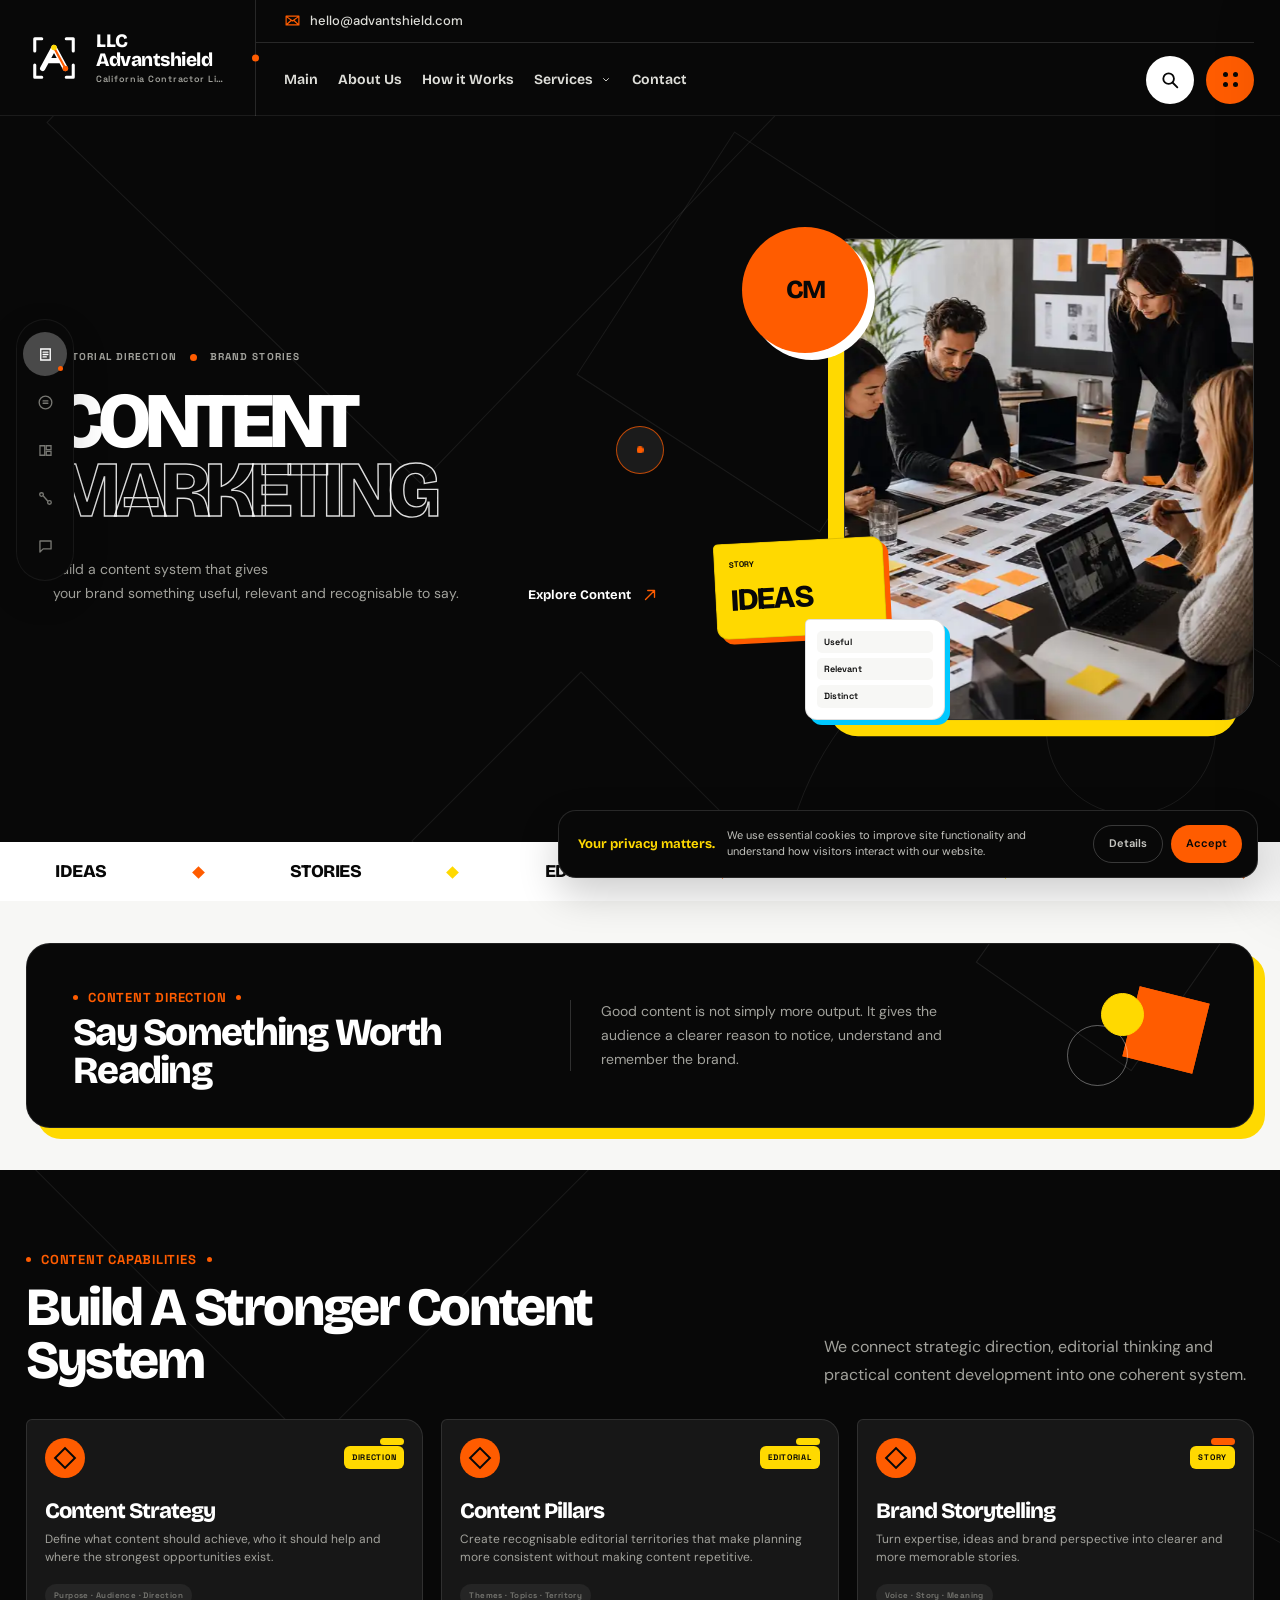
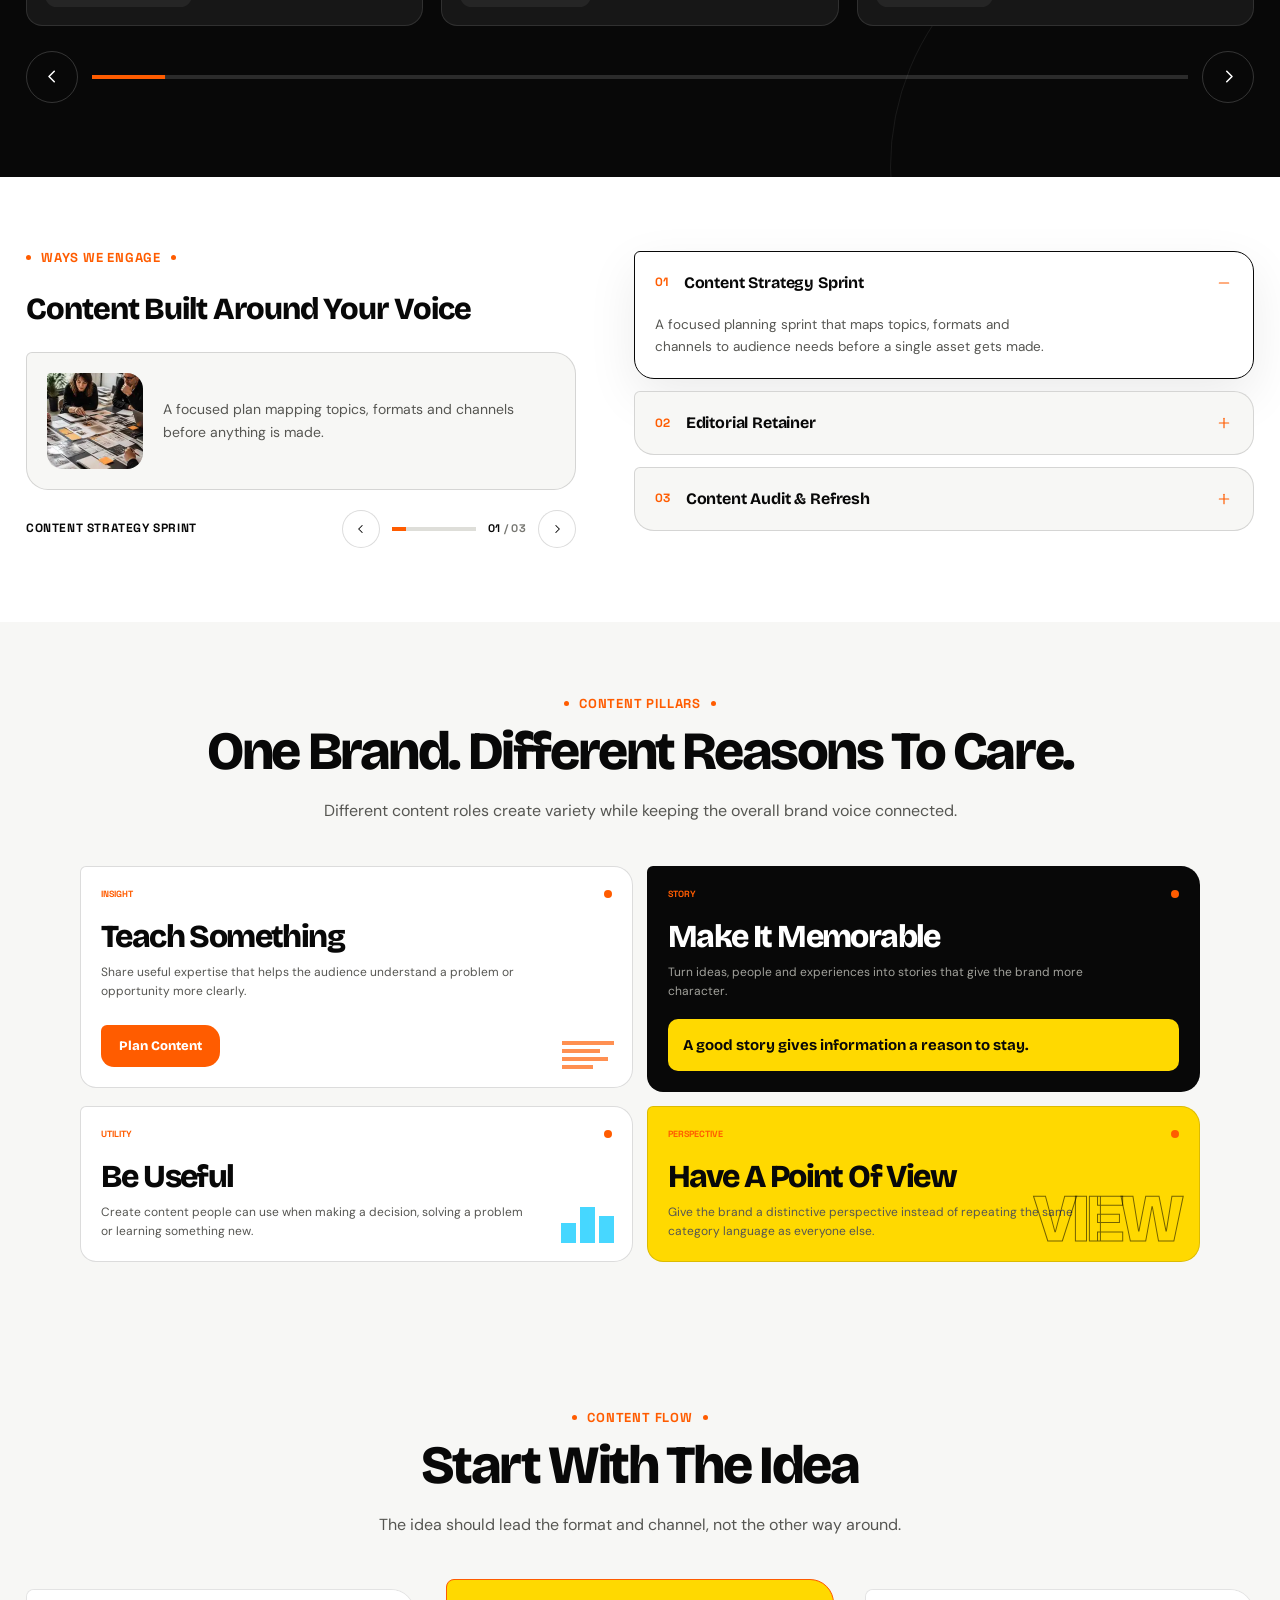
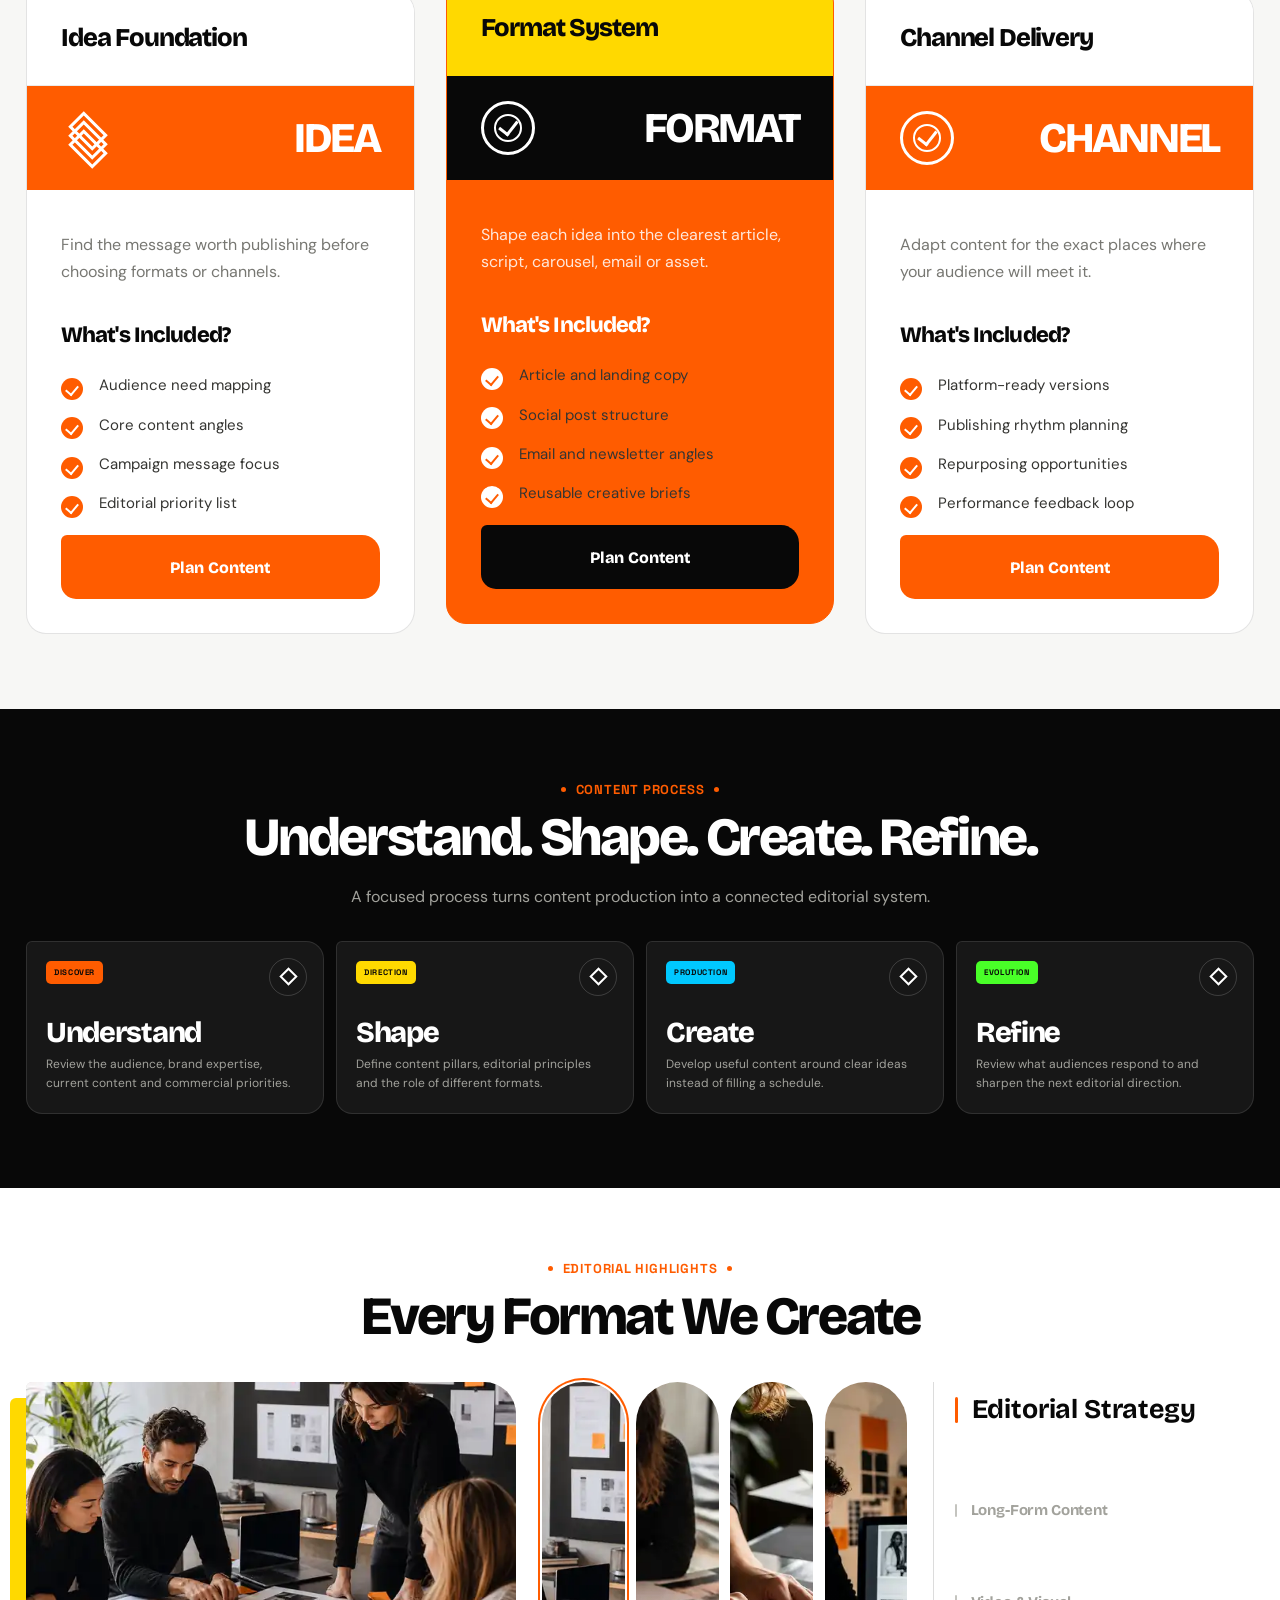
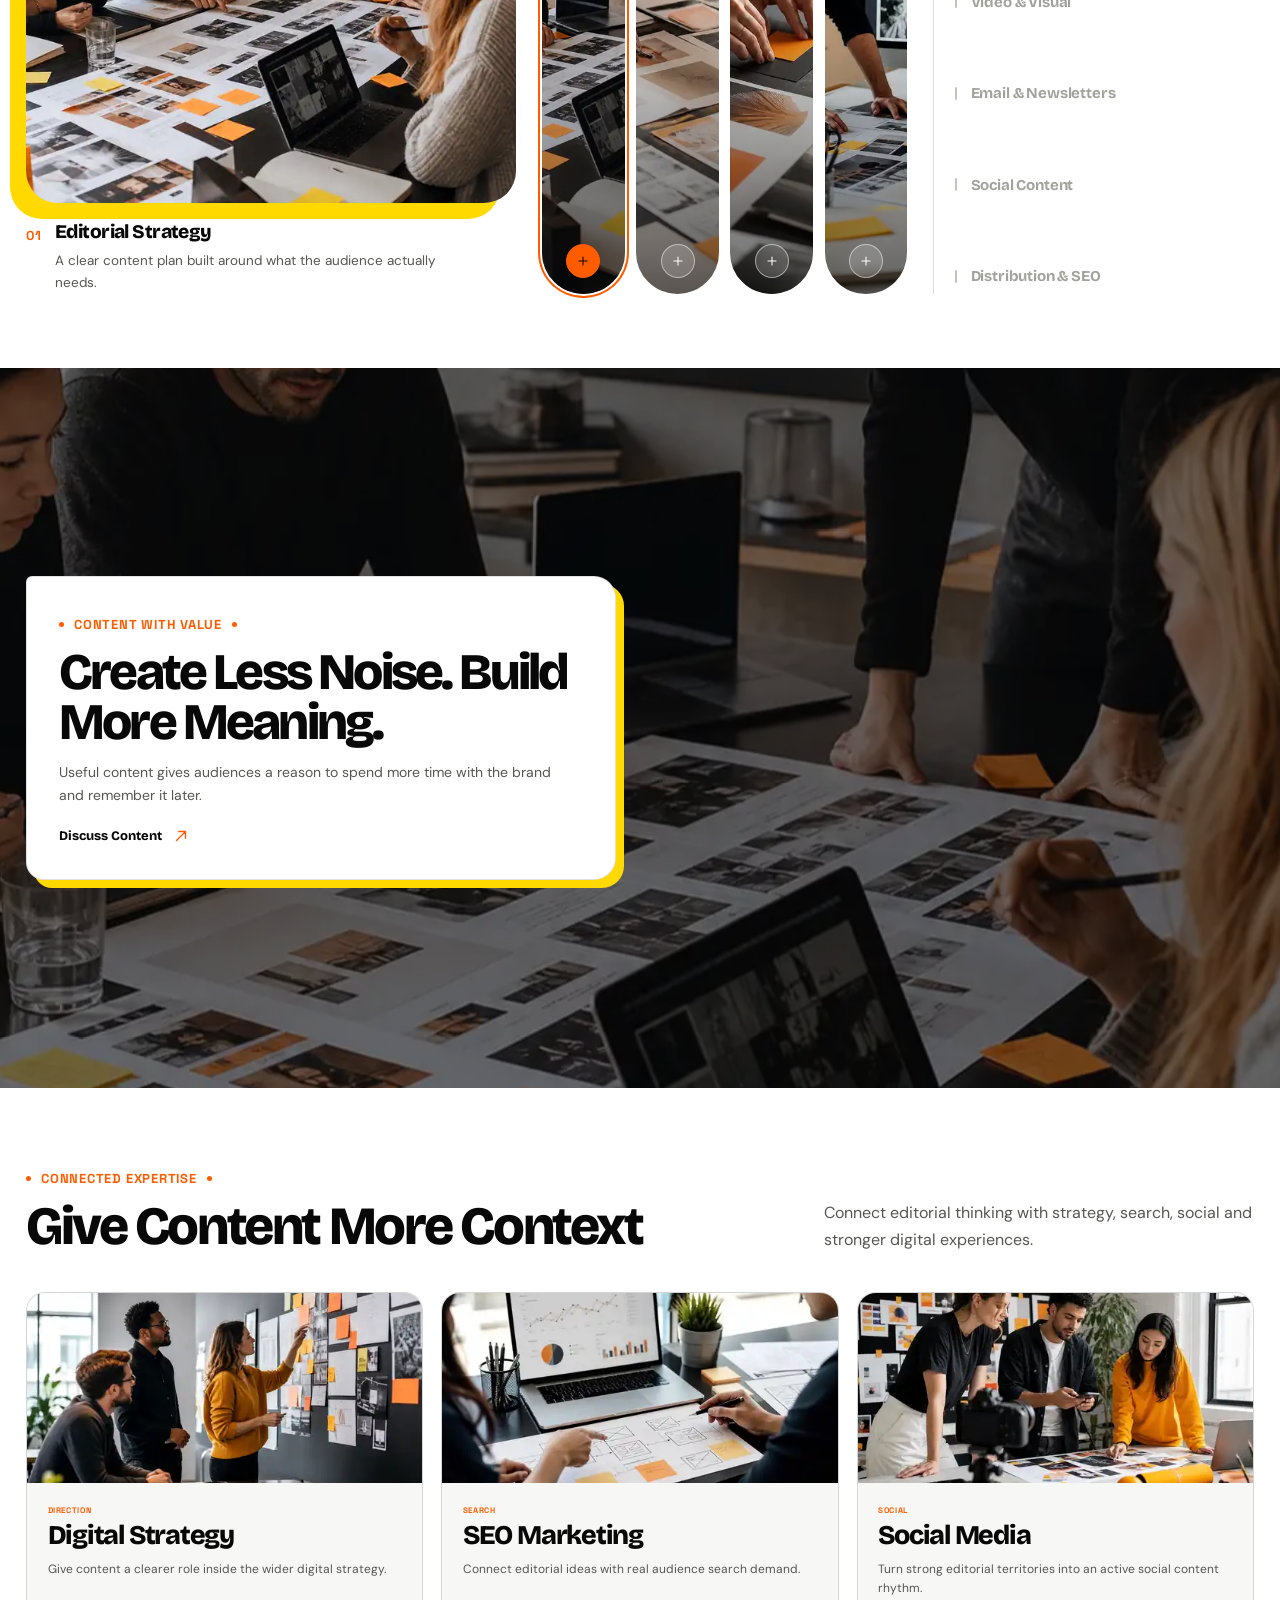
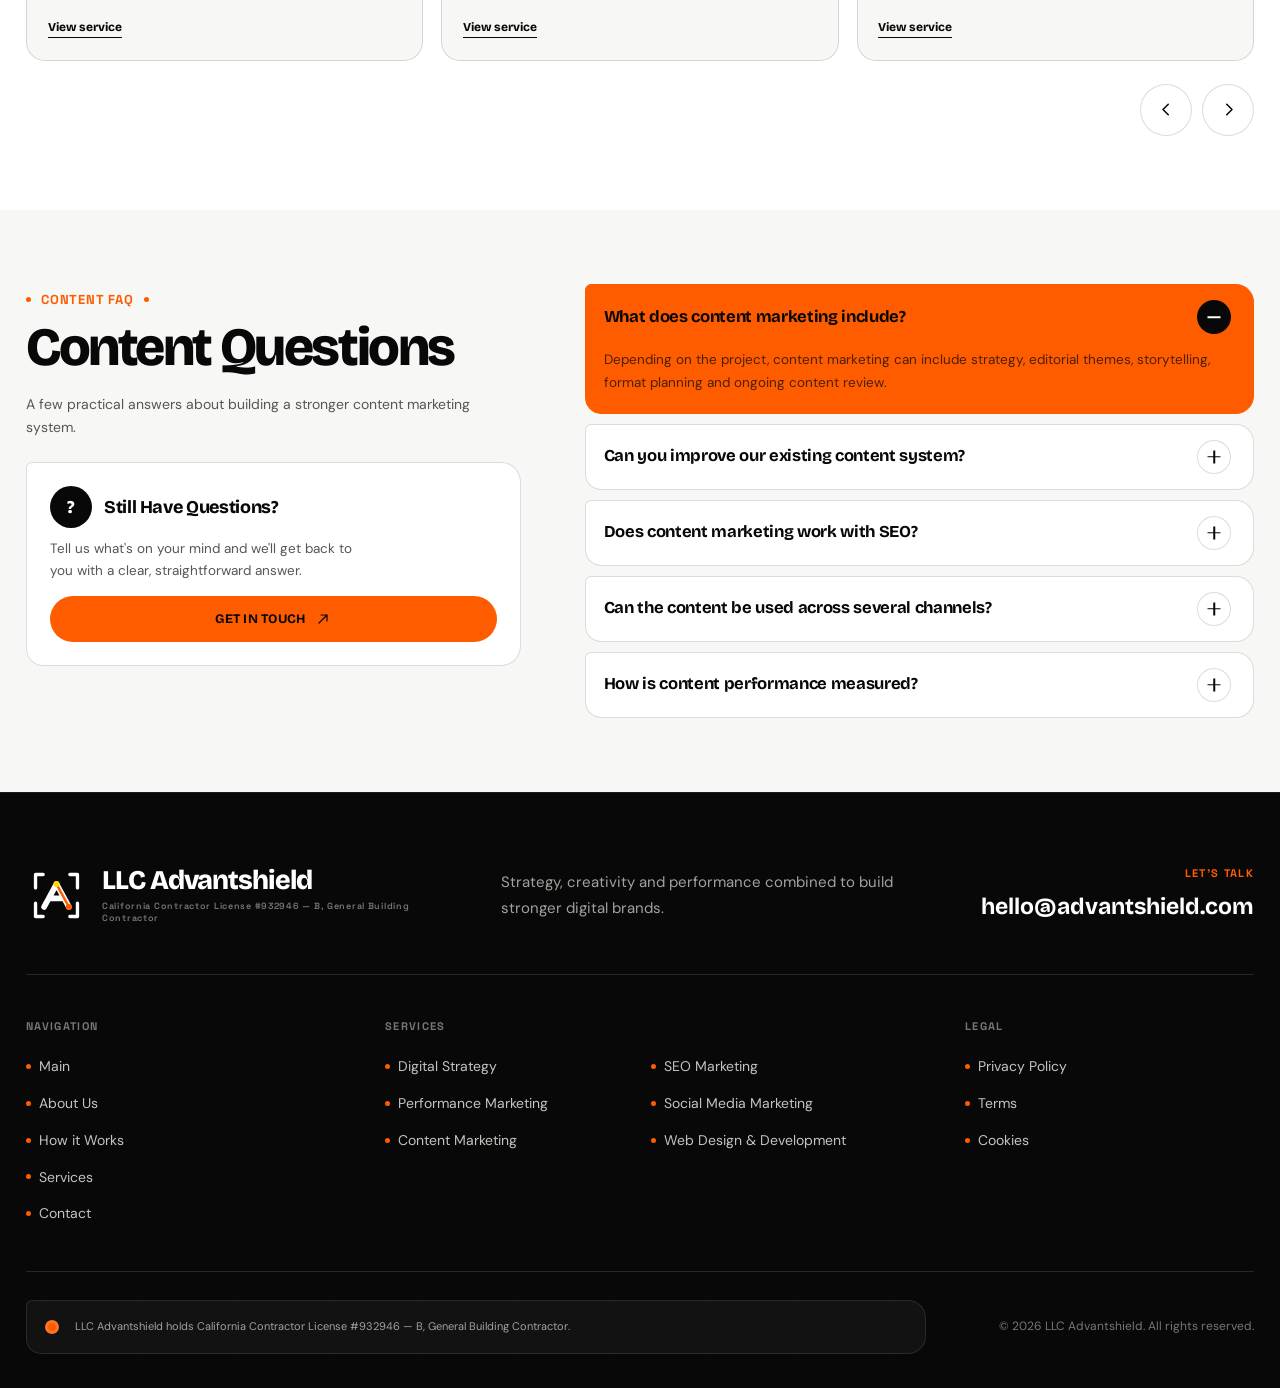
<file: content-marketing.html>
<!DOCTYPE html>
<html lang="en">
<head>
    <meta charset="UTF-8">

    <meta
        name="viewport"
        content="width=device-width, initial-scale=1, viewport-fit=cover"
    >

    <meta
        name="description"
        content="Content Marketing by LLC Advantshield — strategic content systems, editorial direction and useful brand stories built to create relevance and long-term value."
    >

    <meta name="theme-color" content="#080808">

    <title>Content Marketing | LLC Advantshield</title>

    <link
        rel="icon"
        type="image/svg+xml"
        href="assets/icons/favicon.svg"
        data-site-favicon
    >

    <!-- Fonts -->
    <link rel="preconnect" href="https://fonts.googleapis.com">
    <link rel="preconnect" href="https://fonts.gstatic.com" crossorigin>

    <link
        href="https://fonts.googleapis.com/css2?family=Bricolage+Grotesque:opsz,wght@12..96,400;12..96,500;12..96,600;12..96,700;12..96,800&family=DM+Sans:opsz,wght@9..40,400;9..40,500;9..40,600&family=Space+Grotesk:wght@400;500;600;700&display=swap"
        rel="stylesheet"
    >

    <!-- Vendor -->
    <link
        rel="stylesheet"
        href="assets/vendor/swiper-bundle.min.css"
    >

    <link
        rel="stylesheet"
        href="assets/vendor/aos.css"
    >

    <!-- Site -->
    <link
        rel="stylesheet"
        href="assets/css/global.css"
    >

    <link
        rel="stylesheet"
        href="assets/css/services.css"
    >
</head>

<body
    class="page page--service page--content-marketing"
    data-page="contentMarketing"
    data-service="content-marketing"
>

    <!-- =====================================================
         CUSTOM CURSOR
    ====================================================== -->

    <div
        class="cursor"
        aria-hidden="true"
        data-cursor
    >
        <span class="cursor__dot"></span>
        <span class="cursor__follower"></span>
    </div>


    <!-- =====================================================
         HEADER
    ====================================================== -->

    <header
        class="site-header"
        data-header
    >
        <div class="site-header__shell">

            <a
                class="site-header__brand"
                href="index.html"
                aria-label="LLC Advantshield home"
            >
                <img
                    class="site-header__logo"
                    src="assets/icons/logo.svg"
                    alt=""
                    width="62"
                    height="62"
                    data-site-logo
                >

                <span class="site-header__brand-copy">

                    <strong
                        class="site-header__brand-name"
                        data-brand-name
                    >
                        LLC Advantshield
                    </strong>

                    <span
                        class="site-header__brand-tagline"
                        data-brand-tagline
                    >
                        California Contractor License #932946 — B, General Building Contractor
                    </span>

                </span>
            </a>


            <div class="site-header__content">

                <div class="site-header__top">

                    <a
                        class="site-header__email"
                        href="mailto:hello@advantshield.com"
                        data-site-email-link
                    >
                        <svg viewBox="0 0 24 24" aria-hidden="true">
                            <path
                                d="M3 5.75h18v12.5H3V5.75Zm1.5 1.5 7.5 5.4 7.5-5.4M4.5 17l5.5-5m9.5 5-5.5-5"
                                fill="none"
                                stroke="currentColor"
                                stroke-width="1.7"
                                stroke-linecap="round"
                                stroke-linejoin="round"
                            />
                        </svg>

                        <span data-site-email>
                            hello@advantshield.com
                        </span>
                    </a>

                    <span class="site-header__top-note">
                        Strategy · Creative · Performance
                    </span>

                </div>


                <div class="site-header__bottom">

                    <nav
                        class="site-nav"
                        aria-label="Primary navigation"
                    >
                        <ul
                            class="site-nav__list"
                            data-primary-nav
                        ></ul>
                    </nav>


                    <div class="site-header__actions">

                        <button
                            class="header-action header-action--search"
                            type="button"
                            aria-label="Open search"
                            aria-controls="site-search"
                            aria-expanded="false"
                            data-search-open
                        >
                            <svg viewBox="0 0 24 24" aria-hidden="true">
                                <circle
                                    cx="10.5"
                                    cy="10.5"
                                    r="5.8"
                                    fill="none"
                                    stroke="currentColor"
                                    stroke-width="2"
                                />

                                <path
                                    d="m15 15 5 5"
                                    fill="none"
                                    stroke="currentColor"
                                    stroke-width="2"
                                    stroke-linecap="round"
                                />
                            </svg>
                        </button>


                        <button
                            class="header-action header-action--burger"
                            type="button"
                            aria-label="Open menu"
                            aria-controls="burger-panel"
                            aria-expanded="false"
                            data-burger-open
                        >
                            <span></span>
                            <span></span>
                            <span></span>
                            <span></span>
                        </button>

                    </div>

                </div>

            </div>

        </div>
    </header>


    <!-- =====================================================
         BURGER
    ====================================================== -->

    <div
        class="burger-overlay"
        data-burger-overlay
        hidden
    ></div>


    <aside
        class="burger-panel"
        id="burger-panel"
        aria-hidden="true"
        aria-label="Website menu"
        data-burger-panel
    >

        <div class="burger-panel__header">

            <a
                class="burger-panel__brand"
                href="index.html"
            >
                <img
                    src="assets/icons/logo.svg"
                    alt=""
                    width="58"
                    height="58"
                    data-site-logo
                >

                <span>
                    <strong data-brand-name>
                        LLC Advantshield
                    </strong>

                    <small data-brand-tagline>
                        California Contractor License #932946 — B, General Building Contractor
                    </small>
                </span>
            </a>


            <button
                class="burger-panel__close"
                type="button"
                aria-label="Close menu"
                data-burger-close
            >
                <span></span>
                <span></span>
            </button>

        </div>


        <div class="burger-panel__body">

            <div class="burger-panel__intro">

                <p
                    class="burger-panel__text"
                    data-burger-description
                >
                    We create focused digital strategies,
                    distinctive experiences and measurable
                    marketing systems for ambitious brands.
                </p>


                <a
                    class="burger-panel__cta"
                    href="index.html#contact"
                    data-burger-cta
                >
                    <span>
                        Start a Project
                    </span>

                    <svg viewBox="0 0 24 24" aria-hidden="true">
                        <path
                            d="M6 18 18 6M9 6h9v9"
                            fill="none"
                            stroke="currentColor"
                            stroke-width="1.8"
                            stroke-linecap="round"
                            stroke-linejoin="round"
                        />
                    </svg>
                </a>

            </div>


            <nav
                class="burger-nav"
                aria-label="Expanded navigation"
            >
                <div data-burger-nav></div>
            </nav>


            <div class="burger-panel__contact">

                <h2 class="burger-panel__title">
                    Contact Info
                </h2>


                <div class="burger-panel__contact-list">

                    <div class="burger-panel__contact-item">

                        <svg viewBox="0 0 24 24" aria-hidden="true">
                            <path
                                d="M12 21s6-5.1 6-11a6 6 0 1 0-12 0c0 5.9 6 11 6 11Z"
                                fill="none"
                                stroke="currentColor"
                                stroke-width="1.7"
                            />

                            <circle
                                cx="12"
                                cy="10"
                                r="2.2"
                                fill="none"
                                stroke="currentColor"
                                stroke-width="1.7"
                            />
                        </svg>

                        <span data-site-address>
                            California Contractor License #932946 — B, General Building Contractor
                        </span>

                    </div>


                    <a
                        class="burger-panel__contact-item"
                        href="mailto:hello@advantshield.com"
                        data-site-email-link
                    >
                        <svg viewBox="0 0 24 24" aria-hidden="true">
                            <path
                                d="M3 5.75h18v12.5H3V5.75Zm1.5 1.5 7.5 5.4 7.5-5.4"
                                fill="none"
                                stroke="currentColor"
                                stroke-width="1.7"
                                stroke-linecap="round"
                                stroke-linejoin="round"
                            />
                        </svg>

                        <span data-site-email>
                            hello@advantshield.com
                        </span>
                    </a>

                </div>

            </div>

        </div>
    </aside>


    <!-- =====================================================
         SEARCH
    ====================================================== -->

    <div
        class="site-search"
        id="site-search"
        aria-hidden="true"
        data-search
    >

        <div
            class="site-search__backdrop"
            data-search-close
        ></div>


        <div
            class="site-search__dialog"
            role="dialog"
            aria-modal="true"
            aria-labelledby="search-title"
        >

            <div class="site-search__header">

                <div>
                    <span class="site-search__label">
                        Site Search
                    </span>

                    <h2
                        class="site-search__title"
                        id="search-title"
                    >
                        Find what you need
                    </h2>
                </div>


                <button
                    class="site-search__close"
                    type="button"
                    aria-label="Close search"
                    data-search-close
                >
                    <span></span>
                    <span></span>
                </button>

            </div>


            <label
                class="site-search__field"
                for="site-search-input"
            >

                <svg viewBox="0 0 24 24" aria-hidden="true">
                    <circle
                        cx="10.5"
                        cy="10.5"
                        r="5.8"
                        fill="none"
                        stroke="currentColor"
                        stroke-width="2"
                    />

                    <path
                        d="m15 15 5 5"
                        fill="none"
                        stroke="currentColor"
                        stroke-width="2"
                        stroke-linecap="round"
                    />
                </svg>

                <input
                    id="site-search-input"
                    type="search"
                    autocomplete="off"
                    placeholder="Search the website"
                    data-search-input
                >

            </label>


            <div
                class="site-search__results"
                aria-live="polite"
                data-search-results
            ></div>

        </div>
    </div>


    <!-- =====================================================
         LEFT STICKY NAV
    ====================================================== -->

    <nav
        class="section-dock"
        aria-label="Content Marketing sections"
        data-section-dock
    >

        <a
            class="section-dock__item is-active"
            href="#service-home"
            aria-label="Content Marketing"
            data-section-link="service-home"
        >
            <svg viewBox="0 0 24 24" aria-hidden="true">
                <path
                    d="M6 5h12v14H6V5Zm3 4h6M9 12h6M9 15h4"
                    fill="none"
                    stroke="currentColor"
                    stroke-width="1.7"
                    stroke-linecap="round"
                />
            </svg>
        </a>


        <a
            class="section-dock__item"
            href="#overview"
            aria-label="Overview"
            data-section-link="overview"
        >
            <svg viewBox="0 0 24 24" aria-hidden="true">
                <circle
                    cx="12"
                    cy="12"
                    r="8"
                    fill="none"
                    stroke="currentColor"
                    stroke-width="1.7"
                />

                <path
                    d="M9 10h6M9 13h6"
                    fill="none"
                    stroke="currentColor"
                    stroke-width="1.7"
                    stroke-linecap="round"
                />
            </svg>
        </a>


        <a
            class="section-dock__item"
            href="#capabilities"
            aria-label="Capabilities"
            data-section-link="capabilities"
        >
            <svg viewBox="0 0 24 24" aria-hidden="true">
                <path
                    d="M5 6h6v12H5V6Zm8 0h6v5h-6V6Zm0 7h6v5h-6v-5Z"
                    fill="none"
                    stroke="currentColor"
                    stroke-width="1.6"
                />
            </svg>
        </a>


        <a
            class="section-dock__item"
            href="#service-process"
            aria-label="Process"
            data-section-link="service-process"
        >
            <svg viewBox="0 0 24 24" aria-hidden="true">
                <circle
                    cx="7"
                    cy="7"
                    r="2.3"
                    fill="none"
                    stroke="currentColor"
                    stroke-width="1.7"
                />

                <circle
                    cx="17"
                    cy="17"
                    r="2.3"
                    fill="none"
                    stroke="currentColor"
                    stroke-width="1.7"
                />

                <path
                    d="m9 8.5 6 7"
                    fill="none"
                    stroke="currentColor"
                    stroke-width="1.7"
                />
            </svg>
        </a>


        <a
            class="section-dock__item"
            href="#service-faq"
            aria-label="FAQ"
            data-section-link="service-faq"
        >
            <svg viewBox="0 0 24 24" aria-hidden="true">
                <path
                    d="M5 5h14v10H9l-4 4V5Z"
                    fill="none"
                    stroke="currentColor"
                    stroke-width="1.7"
                    stroke-linejoin="round"
                />
            </svg>
        </a>
    </nav>


    <main>


        <!-- =================================================
             CONTENT HERO
        ================================================== -->

        <section
            class="service-hero service-hero--content"
            id="service-home"
            data-section="service-home"
        >

            <div
                class="service-hero__pattern"
                aria-hidden="true"
                data-service-hero-pattern
            >
                <span></span>
                <span></span>
                <span></span>
            </div>


            <div class="container">

                <div class="service-hero__layout">

                    <div class="service-hero__content">

                        <div class="service-hero__meta">

                            <span>
                                Editorial Direction
                            </span>

                            <i aria-hidden="true"></i>

                            <span>
                                Brand Stories
                            </span>

                        </div>


                        <h1 class="service-hero__title">

                            <span class="service-hero__title-mask">
                                <span data-service-title-line>
                                    Content
                                </span>
                            </span>

                            <span class="service-hero__title-mask">
                                <span
                                    class="service-hero__title-accent"
                                    data-service-title-line
                                >
                                    Marketing
                                </span>
                            </span>

                        </h1>


                        <div
                            class="service-hero__bottom"
                            data-service-hero-copy
                        >

                            <p>
                                Build a content system that gives
                                <br>
                                your brand something useful, relevant
                                and recognisable to say.
                            </p>


                            <a
                                class="service-hero__cta"
                                href="#overview"
                            >
                                <span>
                                    Explore Content
                                </span>

                                <svg viewBox="0 0 24 24" aria-hidden="true">
                                    <path
                                        d="M6 18 18 6M9 6h9v9"
                                        fill="none"
                                        stroke="currentColor"
                                        stroke-width="1.8"
                                        stroke-linecap="round"
                                        stroke-linejoin="round"
                                    />
                                </svg>
                            </a>

                        </div>

                    </div>


                    <div
                        class="service-hero__visual service-hero__visual--content"
                        data-aos="fade-left"
                    >

                        <div
                            class="service-hero__media"
                            data-parallax-media
                        >
                            <img
                                src="assets/images/services/content-marketing-hero.webp"
                                alt="Creative team developing content ideas"
                                width="820"
                                height="960"
                            >
                        </div>


                        <div
                            class="content-hero-editorial"
                            aria-hidden="true"
                        >

                            <article class="content-hero-editorial__card content-hero-editorial__card--large">

                                <small>
                                    Story
                                </small>

                                <strong>
                                    IDEAS
                                </strong>

                            </article>


                            <article class="content-hero-editorial__card content-hero-editorial__card--small">

                                <span>
                                    Useful
                                </span>

                                <span>
                                    Relevant
                                </span>

                                <span>
                                    Distinct
                                </span>

                            </article>

                        </div>


                        <div
                            class="service-hero__stamp"
                            aria-hidden="true"
                        >
                            <strong>
                                CM
                            </strong>
                        </div>

                    </div>

                </div>

            </div>


            <div class="service-marquee">

                <div class="service-marquee__track">

                    <div class="service-marquee__group">
                        <span>IDEAS</span>
                        <i></i>
                        <span>STORIES</span>
                        <i></i>
                        <span>EDITORIAL</span>
                        <i></i>
                        <span>RELEVANCE</span>
                        <i></i>
                        <span>VALUE</span>
                        <i></i>
                    </div>

                    <div
                        class="service-marquee__group"
                        aria-hidden="true"
                    >
                        <span>IDEAS</span>
                        <i></i>
                        <span>STORIES</span>
                        <i></i>
                        <span>EDITORIAL</span>
                        <i></i>
                        <span>RELEVANCE</span>
                        <i></i>
                        <span>VALUE</span>
                        <i></i>
                    </div>

                </div>

            </div>

        </section>


        <!-- =================================================
             INTRO BAR
        ================================================== -->

        <section
            class="service-intro"
            id="overview"
            data-section="overview"
        >

            <div class="container">

                <div
                    class="service-intro-bar service-intro-bar--content"
                    data-aos="fade-up"
                >

                    <div class="service-intro-bar__lead">

                        <span class="section-label">
                            Content Direction
                        </span>

                        <h2>
                            Say Something Worth Reading
                        </h2>

                    </div>


                    <div class="service-intro-bar__copy">

                        <p>
                            Good content is not simply more output.
                            It gives the audience a clearer reason
                            to notice, understand and remember the brand.
                        </p>

                    </div>


                    <div
                        class="service-intro-bar__visual"
                        aria-hidden="true"
                    >
                        <span></span>
                        <span></span>
                        <span></span>
                    </div>

                </div>

            </div>
        </section>



        <!-- =================================================
             CAPABILITIES
        ================================================== -->

        <section
            class="section service-capabilities service-capabilities--content"
            id="capabilities"
            data-section="capabilities"
        >

            <div
                class="service-capabilities__pattern"
                aria-hidden="true"
            ></div>


            <div class="container">

                <div
                    class="section-heading section-heading--split"
                    data-aos="fade-up"
                >

                    <div>

                        <span class="section-label">
                            Content Capabilities
                        </span>

                        <h2 class="section-title">
                            Build A Stronger Content System
                        </h2>

                    </div>


                    <p>
                        We connect strategic direction, editorial
                        thinking and practical content development
                        into one coherent system.
                    </p>

                </div>


                <div
                    class="swiper service-capabilities-swiper"
                    data-aos="fade-up"
                    data-aos-delay="70"
                >

                    <div class="swiper-wrapper">


                        <article class="swiper-slide capability-card">

                            <div class="capability-card__top">

                                <span class="capability-card__symbol">
                                    <i></i>
                                </span>

                                <span class="capability-card__tag">
                                    Direction
                                </span>

                            </div>

                            <h3>
                                Content Strategy
                            </h3>

                            <p>
                                Define what content should achieve,
                                who it should help and where the
                                strongest opportunities exist.
                            </p>

                            <div class="capability-card__footer">
                                Purpose · Audience · Direction
                            </div>

                        </article>


                        <article class="swiper-slide capability-card">

                            <div class="capability-card__top">

                                <span class="capability-card__symbol">
                                    <i></i>
                                </span>

                                <span class="capability-card__tag">
                                    Editorial
                                </span>

                            </div>

                            <h3>
                                Content Pillars
                            </h3>

                            <p>
                                Create recognisable editorial territories
                                that make planning more consistent
                                without making content repetitive.
                            </p>

                            <div class="capability-card__footer">
                                Themes · Topics · Territory
                            </div>

                        </article>


                        <article class="swiper-slide capability-card">

                            <div class="capability-card__top">

                                <span class="capability-card__symbol">
                                    <i></i>
                                </span>

                                <span class="capability-card__tag">
                                    Story
                                </span>

                            </div>

                            <h3>
                                Brand Storytelling
                            </h3>

                            <p>
                                Turn expertise, ideas and brand
                                perspective into clearer and more
                                memorable stories.
                            </p>

                            <div class="capability-card__footer">
                                Voice · Story · Meaning
                            </div>

                        </article>


                        <article class="swiper-slide capability-card">

                            <div class="capability-card__top">

                                <span class="capability-card__symbol">
                                    <i></i>
                                </span>

                                <span class="capability-card__tag">
                                    Format
                                </span>

                            </div>

                            <h3>
                                Format Planning
                            </h3>

                            <p>
                                Match the idea with the format that
                                communicates it most clearly across
                                the right digital channels.
                            </p>

                            <div class="capability-card__footer">
                                Article · Social · Video
                            </div>

                        </article>


                        <article class="swiper-slide capability-card">

                            <div class="capability-card__top">

                                <span class="capability-card__symbol">
                                    <i></i>
                                </span>

                                <span class="capability-card__tag">
                                    Evolution
                                </span>

                            </div>

                            <h3>
                                Content Review
                            </h3>

                            <p>
                                Review what audiences respond to
                                and sharpen future topics, formats
                                and editorial priorities.
                            </p>

                            <div class="capability-card__footer">
                                Review · Learn · Refine
                            </div>

                        </article>

                    </div>

                </div>


                <div class="service-capabilities__controls">

                    <button
                        class="slider-control service-capabilities-prev"
                        type="button"
                        aria-label="Previous content capabilities"
                    >
                        <svg viewBox="0 0 24 24" aria-hidden="true">
                            <path
                                d="m14 6-6 6 6 6"
                                fill="none"
                                stroke="currentColor"
                                stroke-width="1.8"
                                stroke-linecap="round"
                                stroke-linejoin="round"
                            />
                        </svg>
                    </button>


                    <div
                        class="slider-progress service-capabilities-progress"
                    ></div>


                    <button
                        class="slider-control service-capabilities-next"
                        type="button"
                        aria-label="Next content capabilities"
                    >
                        <svg viewBox="0 0 24 24" aria-hidden="true">
                            <path
                                d="m10 6 6 6-6 6"
                                fill="none"
                                stroke="currentColor"
                                stroke-width="1.8"
                                stroke-linecap="round"
                                stroke-linejoin="round"
                            />
                        </svg>
                    </button>

                </div>

            </div>
        </section>


        <!-- =================================================
             WAYS TO ENGAGE
        ================================================== -->

        <section class="section sync-panel">

            <div class="container">

                <div
                    class="sync-panel__layout"
                    data-sync-panel
                >

                    <div
                        class="sync-panel__visual"
                        data-aos="fade-up"
                    >
                        <span class="section-label">
                            Ways We Engage
                        </span>

                        <h2 class="sync-panel__title">
                            Content Built Around Your Voice
                        </h2>

                        <div
                            class="swiper sync-panel-swiper"
                            data-sync-swiper
                        >
                            <div class="swiper-wrapper">

                        <article
                            class="swiper-slide sync-panel-slide"
                            data-slide-label="Content Strategy Sprint"
                        >
                            <div class="sync-panel-slide__media">
                                <img
                                    src="assets/images/services/content-marketing-engage-1.webp"
                                    alt="Content Strategy Sprint"
                                    width="192"
                                    height="192"
                                    loading="lazy"
                                >
                            </div>

                            <p class="sync-panel-slide__text">
                                A focused plan mapping topics, formats and channels before anything is made.
                            </p>
                        </article>

                        <article
                            class="swiper-slide sync-panel-slide"
                            data-slide-label="Editorial Retainer"
                        >
                            <div class="sync-panel-slide__media">
                                <img
                                    src="assets/images/services/content-marketing-engage-2.webp"
                                    alt="Editorial Retainer"
                                    width="192"
                                    height="192"
                                    loading="lazy"
                                >
                            </div>

                            <p class="sync-panel-slide__text">
                                Ongoing production and publishing that keeps every channel active.
                            </p>
                        </article>

                        <article
                            class="swiper-slide sync-panel-slide"
                            data-slide-label="Content Audit &amp; Refresh"
                        >
                            <div class="sync-panel-slide__media">
                                <img
                                    src="assets/images/services/content-marketing-engage-3.webp"
                                    alt="Content Audit &amp; Refresh"
                                    width="192"
                                    height="192"
                                    loading="lazy"
                                >
                            </div>

                            <p class="sync-panel-slide__text">
                                Existing content reviewed and rebuilt around what still performs.
                            </p>
                        </article>

                            </div>
                        </div>


                        <div class="sync-panel__meta">

                            <span
                                class="sync-panel__meta-label"
                                data-sync-label
                            >
                                Content Strategy Sprint
                            </span>

                            <div class="sync-panel__nav">

                                <button
                                    class="slider-control sync-panel__nav-btn"
                                    type="button"
                                    data-sync-prev
                                    aria-label="Previous"
                                >
                                    <svg viewBox="0 0 24 24" aria-hidden="true">
                                        <path
                                            d="m14 6-6 6 6 6"
                                            fill="none"
                                            stroke="currentColor"
                                            stroke-width="1.8"
                                            stroke-linecap="round"
                                            stroke-linejoin="round"
                                        />
                                    </svg>
                                </button>

                                <div
                                    class="slider-progress sync-panel__progress-bar"
                                    data-sync-progress
                                ></div>

                                <span class="sync-panel__count">
                                    <span data-sync-current>01</span>
                                    /
                                    <span data-sync-total>03</span>
                                </span>

                                <button
                                    class="slider-control sync-panel__nav-btn"
                                    type="button"
                                    data-sync-next
                                    aria-label="Next"
                                >
                                    <svg viewBox="0 0 24 24" aria-hidden="true">
                                        <path
                                            d="m10 6 6 6-6 6"
                                            fill="none"
                                            stroke="currentColor"
                                            stroke-width="1.8"
                                            stroke-linecap="round"
                                            stroke-linejoin="round"
                                        />
                                    </svg>
                                </button>

                            </div>

                        </div>

                    </div>


                    <div
                        class="sync-panel__accordion"
                        role="list"
                        data-aos="fade-up"
                        data-aos-delay="90"
                    >

                        <div
                            class="sync-panel-item is-open"
                            data-sync-item
                        >
                            <button
                                class="sync-panel-item__trigger"
                                type="button"
                                aria-expanded="true"
                            >
                                <span class="sync-panel-item__index">
                                    01
                                </span>

                                <span class="sync-panel-item__label">
                                    Content Strategy Sprint
                                </span>

                                <span
                                    class="sync-panel-item__icon"
                                    aria-hidden="true"
                                >
                                    <svg viewBox="0 0 24 24" aria-hidden="true">
                                        <path
                                            d="M5 12h14"
                                            fill="none"
                                            stroke="currentColor"
                                            stroke-width="1.8"
                                            stroke-linecap="round"
                                        />
                                        <path
                                            class="sync-panel-item__icon-v"
                                            d="M12 5v14"
                                            fill="none"
                                            stroke="currentColor"
                                            stroke-width="1.8"
                                            stroke-linecap="round"
                                        />
                                    </svg>
                                </span>
                            </button>

                            <div class="sync-panel-item__panel">
                                <p>
                                    A focused planning sprint that maps topics, formats and channels to audience needs before a single asset gets made.
                                </p>
                            </div>
                        </div>

                        <div
                            class="sync-panel-item"
                            data-sync-item
                        >
                            <button
                                class="sync-panel-item__trigger"
                                type="button"
                                aria-expanded="false"
                            >
                                <span class="sync-panel-item__index">
                                    02
                                </span>

                                <span class="sync-panel-item__label">
                                    Editorial Retainer
                                </span>

                                <span
                                    class="sync-panel-item__icon"
                                    aria-hidden="true"
                                >
                                    <svg viewBox="0 0 24 24" aria-hidden="true">
                                        <path
                                            d="M5 12h14"
                                            fill="none"
                                            stroke="currentColor"
                                            stroke-width="1.8"
                                            stroke-linecap="round"
                                        />
                                        <path
                                            class="sync-panel-item__icon-v"
                                            d="M12 5v14"
                                            fill="none"
                                            stroke="currentColor"
                                            stroke-width="1.8"
                                            stroke-linecap="round"
                                        />
                                    </svg>
                                </span>
                            </button>

                            <div class="sync-panel-item__panel">
                                <p>
                                    Ongoing writing, design and publishing that keeps every channel consistently active without relying on your internal team.
                                </p>
                            </div>
                        </div>

                        <div
                            class="sync-panel-item"
                            data-sync-item
                        >
                            <button
                                class="sync-panel-item__trigger"
                                type="button"
                                aria-expanded="false"
                            >
                                <span class="sync-panel-item__index">
                                    03
                                </span>

                                <span class="sync-panel-item__label">
                                    Content Audit &amp; Refresh
                                </span>

                                <span
                                    class="sync-panel-item__icon"
                                    aria-hidden="true"
                                >
                                    <svg viewBox="0 0 24 24" aria-hidden="true">
                                        <path
                                            d="M5 12h14"
                                            fill="none"
                                            stroke="currentColor"
                                            stroke-width="1.8"
                                            stroke-linecap="round"
                                        />
                                        <path
                                            class="sync-panel-item__icon-v"
                                            d="M12 5v14"
                                            fill="none"
                                            stroke="currentColor"
                                            stroke-width="1.8"
                                            stroke-linecap="round"
                                        />
                                    </svg>
                                </span>
                            </button>

                            <div class="sync-panel-item__panel">
                                <p>
                                    Existing content reviewed, consolidated and rebuilt around what still ranks and reads well, cutting what doesn't.
                                </p>
                            </div>
                        </div>

                    </div>

                </div>

            </div>
        </section>


        <!-- =================================================
             CONTENT PILLARS
        ================================================== -->

        <section class="section content-pillars">

            <div class="container">

                <div
                    class="section-heading section-heading--center"
                    data-aos="fade-up"
                >

                    <span class="section-label">
                        Content Pillars
                    </span>

                    <h2 class="section-title">
                        One Brand. Different Reasons To Care.
                    </h2>

                    <p>
                        Different content roles create variety while
                        keeping the overall brand voice connected.
                    </p>

                </div>


                <div
                    class="content-pillars__grid"
                    data-aos="fade-up"
                    data-aos-delay="70"
                >


                    <article class="content-pillar-card content-pillar-card--insight">

                        <div class="content-pillar-card__top">

                            <span>
                                Insight
                            </span>

                            <i aria-hidden="true"></i>

                        </div>

                        <h3>
                            Teach Something
                        </h3>

                        <p>
                            Share useful expertise that helps the audience
                            understand a problem or opportunity more clearly.
                        </p>


                        <div
                            class="content-pillar-card__visual content-pillar-card__visual--lines"
                            aria-hidden="true"
                        >
                            <span></span>
                            <span></span>
                            <span></span>
                            <span></span>
                        </div>

                        <a
                            class="content-pillar-card__button"
                            href="index.html#contact"
                        >
                            Plan Content
                        </a>

                    </article>


                    <article class="content-pillar-card content-pillar-card--story">

                        <div class="content-pillar-card__top">

                            <span>
                                Story
                            </span>

                            <i aria-hidden="true"></i>

                        </div>

                        <h3>
                            Make It Memorable
                        </h3>

                        <p>
                            Turn ideas, people and experiences into
                            stories that give the brand more character.
                        </p>


                        <div class="content-pillar-card__quote">
                            <strong>
                                A good story gives information a reason
                                to stay.
                            </strong>
                        </div>

                    </article>


                    <article class="content-pillar-card content-pillar-card--utility">

                        <div class="content-pillar-card__top">

                            <span>
                                Utility
                            </span>

                            <i aria-hidden="true"></i>

                        </div>

                        <h3>
                            Be Useful
                        </h3>

                        <p>
                            Create content people can use when making
                            a decision, solving a problem or learning
                            something new.
                        </p>


                        <div
                            class="content-pillar-card__visual content-pillar-card__visual--blocks"
                            aria-hidden="true"
                        >
                            <span></span>
                            <span></span>
                            <span></span>
                        </div>

                    </article>


                    <article class="content-pillar-card content-pillar-card--brand">

                        <div class="content-pillar-card__top">

                            <span>
                                Perspective
                            </span>

                            <i aria-hidden="true"></i>

                        </div>

                        <h3>
                            Have A Point Of View
                        </h3>

                        <p>
                            Give the brand a distinctive perspective
                            instead of repeating the same category
                            language as everyone else.
                        </p>


                        <div class="content-pillar-card__word">
                            VIEW
                        </div>

                    </article>

                </div>

            </div>
        </section>


        <!-- =================================================
             IDEA TO FORMAT
        ================================================== -->

        <section class="section content-flow">

            <div class="container">

                <div
                    class="section-heading section-heading--center content-flow__heading"
                    data-aos="fade-up"
                >

                    <span class="section-label">
                        Content Flow
                    </span>

                    <h2 class="section-title">
                        Start With The Idea
                    </h2>

                    <p>
                        The idea should lead the format and channel,
                        not the other way around.
                    </p>

                </div>


                <div
                    class="content-flow__plans"
                    data-aos="fade-up"
                    data-aos-delay="70"
                >

                    <article class="content-flow-plan">

                        <div class="content-flow-plan__head">
                            <h3>
                                Idea Foundation
                            </h3>
                        </div>

                        <div class="content-flow-plan__band">
                            <span
                                class="content-flow-plan__mark content-flow-plan__mark--stack"
                                aria-hidden="true"
                            >
                                <i></i>
                                <i></i>
                                <i></i>
                            </span>

                            <strong>
                                IDEA
                            </strong>
                        </div>

                        <div class="content-flow-plan__body">

                            <p>
                                Find the message worth publishing before choosing formats or channels.
                            </p>

                            <h4>
                                What's Included?
                            </h4>

                            <ul>
                                <li>Audience need mapping</li>
                                <li>Core content angles</li>
                                <li>Campaign message focus</li>
                                <li>Editorial priority list</li>
                            </ul>

                            <a href="index.html#contact">
                                Plan Content
                            </a>

                        </div>

                    </article>


                    <article class="content-flow-plan content-flow-plan--featured">

                        <div class="content-flow-plan__head">
                            <h3>
                                Format System
                            </h3>
                        </div>

                        <div class="content-flow-plan__band">
                            <span
                                class="content-flow-plan__mark content-flow-plan__mark--badge"
                                aria-hidden="true"
                            >
                                <i></i>
                            </span>

                            <strong>
                                FORMAT
                            </strong>
                        </div>

                        <div class="content-flow-plan__body">

                            <p>
                                Shape each idea into the clearest article, script, carousel, email or asset.
                            </p>

                            <h4>
                                What's Included?
                            </h4>

                            <ul>
                                <li>Article and landing copy</li>
                                <li>Social post structure</li>
                                <li>Email and newsletter angles</li>
                                <li>Reusable creative briefs</li>
                            </ul>

                            <a href="index.html#contact">
                                Plan Content
                            </a>

                        </div>

                    </article>


                    <article class="content-flow-plan">

                        <div class="content-flow-plan__head">
                            <h3>
                                Channel Delivery
                            </h3>
                        </div>

                        <div class="content-flow-plan__band">
                            <span
                                class="content-flow-plan__mark content-flow-plan__mark--seal"
                                aria-hidden="true"
                            >
                                <i></i>
                            </span>

                            <strong>
                                CHANNEL
                            </strong>
                        </div>

                        <div class="content-flow-plan__body">

                            <p>
                                Adapt content for the exact places where your audience will meet it.
                            </p>

                            <h4>
                                What's Included?
                            </h4>

                            <ul>
                                <li>Platform-ready versions</li>
                                <li>Publishing rhythm planning</li>
                                <li>Repurposing opportunities</li>
                                <li>Performance feedback loop</li>
                            </ul>

                            <a href="index.html#contact">
                                Plan Content
                            </a>

                        </div>

                    </article>

                </div>

            </div>
        </section>


        <!-- =================================================
             PROCESS
        ================================================== -->

        <section
            class="section service-process"
            id="service-process"
            data-section="service-process"
        >

            <div class="container">

                <div
                    class="section-heading section-heading--center"
                    data-aos="fade-up"
                >

                    <span class="section-label">
                        Content Process
                    </span>

                    <h2 class="section-title">
                        Understand. Shape. Create. Refine.
                    </h2>

                    <p>
                        A focused process turns content production
                        into a connected editorial system.
                    </p>

                </div>


                <div
                    class="service-process__track"
                    data-aos="fade-up"
                    data-aos-delay="70"
                >


                    <article class="service-process-card">

                        <span class="service-process-card__mark">
                            Discover
                        </span>

                        <div class="service-process-card__symbol">
                            <span></span>
                        </div>

                        <h3>
                            Understand
                        </h3>

                        <p>
                            Review the audience, brand expertise,
                            current content and commercial priorities.
                        </p>

                    </article>


                    <article class="service-process-card">

                        <span class="service-process-card__mark">
                            Direction
                        </span>

                        <div class="service-process-card__symbol">
                            <span></span>
                        </div>

                        <h3>
                            Shape
                        </h3>

                        <p>
                            Define content pillars, editorial principles
                            and the role of different formats.
                        </p>

                    </article>


                    <article class="service-process-card">

                        <span class="service-process-card__mark">
                            Production
                        </span>

                        <div class="service-process-card__symbol">
                            <span></span>
                        </div>

                        <h3>
                            Create
                        </h3>

                        <p>
                            Develop useful content around clear ideas
                            instead of filling a schedule.
                        </p>

                    </article>


                    <article class="service-process-card">

                        <span class="service-process-card__mark">
                            Evolution
                        </span>

                        <div class="service-process-card__symbol">
                            <span></span>
                        </div>

                        <h3>
                            Refine
                        </h3>

                        <p>
                            Review what audiences respond to and
                            sharpen the next editorial direction.
                        </p>

                    </article>

                </div>

            </div>
        </section>


        <!-- =================================================
             HIGHLIGHTS
        ================================================== -->

        <section
            class="section service-highlights"
            id="highlights"
            data-section="highlights"
            data-highlights
        >

            <div class="container">

                <div
                    class="section-heading section-heading--center"
                    data-aos="fade-up"
                >

                    <span class="section-label">
                        Editorial Highlights
                    </span>

                    <h2 class="section-title">
                        Every Format We Create
                    </h2>

                </div>


                <div
                    class="service-highlights__row"
                    data-aos="fade-up"
                    data-aos-delay="70"
                >

                    <div class="service-highlights__visual">

                        <div
                            class="service-highlights__photo"
                            data-highlights-photo
                        >
                            <img
                                data-highlights-img
                                src="assets/images/services/content-marketing-highlight-1.webp"
                                alt="Editorial Strategy"
                                width="820"
                                height="960"
                                loading="lazy"
                            >
                        </div>


                        <div
                            class="service-highlights__caption"
                            data-highlights-caption
                        >

                            <span
                                class="service-highlights__index"
                                data-highlights-index
                            >
                                01
                            </span>

                            <div class="service-highlights__caption-text">

                                <h3 data-highlights-heading>
                                    Editorial Strategy
                                </h3>

                                <p data-highlights-desc>
                                    A clear content plan built around what the audience actually needs.
                                </p>

                            </div>

                        </div>

                    </div>


                    <div
                        class="service-highlights__cards"
                        role="list"
                    >

                        <button
                            class="service-highlights__card is-active"
                            type="button"
                            data-highlights-card
                            data-index="0"
                            aria-label="View Editorial Strategy"
                        >

                            <span class="service-highlights__card-media">
                                <img
                                    src="assets/images/services/content-marketing-highlight-1.webp"
                                    alt=""
                                    width="220"
                                    height="520"
                                    loading="lazy"
                                >
                            </span>

                            <span
                                class="service-highlights__card-btn"
                                aria-hidden="true"
                            >
                                <svg viewBox="0 0 24 24" aria-hidden="true">
                                    <path
                                        d="M12 5v14M5 12h14"
                                        fill="none"
                                        stroke="currentColor"
                                        stroke-width="1.8"
                                        stroke-linecap="round"
                                    />
                                </svg>
                            </span>

                        </button>

                        <button
                            class="service-highlights__card"
                            type="button"
                            data-highlights-card
                            data-index="1"
                            aria-label="View Long-Form Content"
                        >

                            <span class="service-highlights__card-media">
                                <img
                                    src="assets/images/services/content-marketing-highlight-2.webp"
                                    alt=""
                                    width="220"
                                    height="520"
                                    loading="lazy"
                                >
                            </span>

                            <span
                                class="service-highlights__card-btn"
                                aria-hidden="true"
                            >
                                <svg viewBox="0 0 24 24" aria-hidden="true">
                                    <path
                                        d="M12 5v14M5 12h14"
                                        fill="none"
                                        stroke="currentColor"
                                        stroke-width="1.8"
                                        stroke-linecap="round"
                                    />
                                </svg>
                            </span>

                        </button>

                        <button
                            class="service-highlights__card"
                            type="button"
                            data-highlights-card
                            data-index="2"
                            aria-label="View Video &amp; Visual"
                        >

                            <span class="service-highlights__card-media">
                                <img
                                    src="assets/images/services/content-marketing-highlight-3.webp"
                                    alt=""
                                    width="220"
                                    height="520"
                                    loading="lazy"
                                >
                            </span>

                            <span
                                class="service-highlights__card-btn"
                                aria-hidden="true"
                            >
                                <svg viewBox="0 0 24 24" aria-hidden="true">
                                    <path
                                        d="M12 5v14M5 12h14"
                                        fill="none"
                                        stroke="currentColor"
                                        stroke-width="1.8"
                                        stroke-linecap="round"
                                    />
                                </svg>
                            </span>

                        </button>

                        <button
                            class="service-highlights__card"
                            type="button"
                            data-highlights-card
                            data-index="3"
                            aria-label="View Email &amp; Newsletters"
                        >

                            <span class="service-highlights__card-media">
                                <img
                                    src="assets/images/services/content-marketing-highlight-4.webp"
                                    alt=""
                                    width="220"
                                    height="520"
                                    loading="lazy"
                                >
                            </span>

                            <span
                                class="service-highlights__card-btn"
                                aria-hidden="true"
                            >
                                <svg viewBox="0 0 24 24" aria-hidden="true">
                                    <path
                                        d="M12 5v14M5 12h14"
                                        fill="none"
                                        stroke="currentColor"
                                        stroke-width="1.8"
                                        stroke-linecap="round"
                                    />
                                </svg>
                            </span>

                        </button>

                    </div>


                    <div
                        class="service-highlights__list"
                        role="list"
                        data-highlights-list
                    >

                        <button
                            class="service-highlights__item is-active"
                            type="button"
                            data-highlights-item
                            data-index="0"
                            data-image="assets/images/services/content-marketing-highlight-1.webp"
                            data-heading="Editorial Strategy"
                            data-desc="A clear content plan built around what the audience actually needs."
                            aria-current="true"
                        >
                            <span class="service-highlights__item-bar" aria-hidden="true"></span>
                            <span class="service-highlights__item-label">Editorial Strategy</span>
                        </button>

                        <button
                            class="service-highlights__item"
                            type="button"
                            data-highlights-item
                            data-index="1"
                            data-image="assets/images/services/content-marketing-highlight-2.webp"
                            data-heading="Long-Form Content"
                            data-desc="Articles and guides that build authority, not just word count."
                            aria-current="false"
                        >
                            <span class="service-highlights__item-bar" aria-hidden="true"></span>
                            <span class="service-highlights__item-label">Long-Form Content</span>
                        </button>

                        <button
                            class="service-highlights__item"
                            type="button"
                            data-highlights-item
                            data-index="2"
                            data-image="assets/images/services/content-marketing-highlight-3.webp"
                            data-heading="Video &amp; Visual"
                            data-desc="Visual storytelling that holds attention longer than text alone."
                            aria-current="false"
                        >
                            <span class="service-highlights__item-bar" aria-hidden="true"></span>
                            <span class="service-highlights__item-label">Video &amp; Visual</span>
                        </button>

                        <button
                            class="service-highlights__item"
                            type="button"
                            data-highlights-item
                            data-index="3"
                            data-image="assets/images/services/content-marketing-highlight-4.webp"
                            data-heading="Email &amp; Newsletters"
                            data-desc="Regular touchpoints that keep the audience close and engaged."
                            aria-current="false"
                        >
                            <span class="service-highlights__item-bar" aria-hidden="true"></span>
                            <span class="service-highlights__item-label">Email &amp; Newsletters</span>
                        </button>

                        <button
                            class="service-highlights__item"
                            type="button"
                            data-highlights-item
                            data-index="4"
                            data-image="assets/images/services/content-marketing-highlight-5.webp"
                            data-heading="Social Content"
                            data-desc="Native formats built for how each platform is actually used."
                            aria-current="false"
                        >
                            <span class="service-highlights__item-bar" aria-hidden="true"></span>
                            <span class="service-highlights__item-label">Social Content</span>
                        </button>

                        <button
                            class="service-highlights__item"
                            type="button"
                            data-highlights-item
                            data-index="5"
                            data-image="assets/images/services/content-marketing-highlight-6.webp"
                            data-heading="Distribution &amp; SEO"
                            data-desc="Getting the right content in front of the right people, on repeat."
                            aria-current="false"
                        >
                            <span class="service-highlights__item-bar" aria-hidden="true"></span>
                            <span class="service-highlights__item-label">Distribution &amp; SEO</span>
                        </button>

                    </div>

                </div>

            </div>
        </section>


        <!-- =================================================
             PARALLAX FEATURE
        ================================================== -->

        <section class="service-feature service-feature--content">

            <div
                class="service-feature__media"
                data-service-parallax
            >
                <img
                    src="assets/images/services/content-marketing-feature.webp"
                    alt="Editorial and content planning session"
                    width="1920"
                    height="1100"
                    loading="lazy"
                >
            </div>


            <div class="container">

                <div
                    class="service-feature__card"
                    data-aos="fade-up"
                >

                    <span class="section-label">
                        Content With Value
                    </span>

                    <h2>
                        Create Less Noise. Build More Meaning.
                    </h2>

                    <p>
                        Useful content gives audiences a reason to spend
                        more time with the brand and remember it later.
                    </p>


                    <a href="mailto:hello@advantshield.com" data-site-email-link>

                        <span>
                            Discuss Content
                        </span>

                        <svg viewBox="0 0 24 24" aria-hidden="true">
                            <path
                                d="M6 18 18 6M9 6h9v9"
                                fill="none"
                                stroke="currentColor"
                                stroke-width="1.8"
                                stroke-linecap="round"
                                stroke-linejoin="round"
                            />
                        </svg>

                    </a>

                </div>

            </div>
        </section>


        <!-- =================================================
             RELATED SERVICES
        ================================================== -->

        <section class="section related-services">

            <div class="container">

                <div
                    class="section-heading section-heading--split"
                    data-aos="fade-up"
                >

                    <div>

                        <span class="section-label">
                            Connected Expertise
                        </span>

                        <h2 class="section-title">
                            Give Content More Context
                        </h2>

                    </div>


                    <p>
                        Connect editorial thinking with strategy,
                        search, social and stronger digital experiences.
                    </p>

                </div>


                <div
                    class="swiper related-services-swiper"
                    data-aos="fade-up"
                    data-aos-delay="70"
                >

                    <div class="swiper-wrapper">


                        <article class="swiper-slide related-service-card">

                            <div class="related-service-card__media">
                                <img
                                    src="assets/images/services/digital-strategy.webp"
                                    alt="Digital Strategy"
                                    width="700"
                                    height="480"
                                    loading="lazy"
                                >
                            </div>

                            <div class="related-service-card__body">

                                <span>
                                    Direction
                                </span>

                                <h3>
                                    Digital Strategy
                                </h3>

                                <p>
                                    Give content a clearer role inside
                                    the wider digital strategy.
                                </p>

                                <a href="digital-strategy.html">
                                    View service
                                </a>

                            </div>

                        </article>


                        <article class="swiper-slide related-service-card">

                            <div class="related-service-card__media">
                                <img
                                    src="assets/images/services/seo-marketing.webp"
                                    alt="SEO Marketing"
                                    width="700"
                                    height="480"
                                    loading="lazy"
                                >
                            </div>

                            <div class="related-service-card__body">

                                <span>
                                    Search
                                </span>

                                <h3>
                                    SEO Marketing
                                </h3>

                                <p>
                                    Connect editorial ideas with real
                                    audience search demand.
                                </p>

                                <a href="seo-marketing.html">
                                    View service
                                </a>

                            </div>

                        </article>


                        <article class="swiper-slide related-service-card">

                            <div class="related-service-card__media">
                                <img
                                    src="assets/images/services/social-media.webp"
                                    alt="Social Media Marketing"
                                    width="700"
                                    height="480"
                                    loading="lazy"
                                >
                            </div>

                            <div class="related-service-card__body">

                                <span>
                                    Social
                                </span>

                                <h3>
                                    Social Media
                                </h3>

                                <p>
                                    Turn strong editorial territories
                                    into an active social content rhythm.
                                </p>

                                <a href="social-media-marketing.html">
                                    View service
                                </a>

                            </div>

                        </article>


                        <article class="swiper-slide related-service-card">

                            <div class="related-service-card__media">
                                <img
                                    src="assets/images/services/web-design.webp"
                                    alt="Web Design and Development"
                                    width="700"
                                    height="480"
                                    loading="lazy"
                                >
                            </div>

                            <div class="related-service-card__body">

                                <span>
                                    Experience
                                </span>

                                <h3>
                                    Web Design
                                </h3>

                                <p>
                                    Give content a stronger visual
                                    and interactive digital home.
                                </p>

                                <a href="web-design.html">
                                    View service
                                </a>

                            </div>

                        </article>

                    </div>

                </div>


                <div class="related-services__controls">

                    <button
                        class="slider-control related-services-prev"
                        type="button"
                        aria-label="Previous related services"
                    >
                        <svg viewBox="0 0 24 24" aria-hidden="true">
                            <path
                                d="m14 6-6 6 6 6"
                                fill="none"
                                stroke="currentColor"
                                stroke-width="1.8"
                                stroke-linecap="round"
                                stroke-linejoin="round"
                            />
                        </svg>
                    </button>


                    <button
                        class="slider-control related-services-next"
                        type="button"
                        aria-label="Next related services"
                    >
                        <svg viewBox="0 0 24 24" aria-hidden="true">
                            <path
                                d="m10 6 6 6-6 6"
                                fill="none"
                                stroke="currentColor"
                                stroke-width="1.8"
                                stroke-linecap="round"
                                stroke-linejoin="round"
                            />
                        </svg>
                    </button>

                </div>

            </div>
        </section>


        <!-- =================================================
             FAQ
        ================================================== -->

        <section
            class="section service-faq service-faq--content"
            id="service-faq"
            data-section="service-faq"
        >

            <div class="container">

                <div class="service-faq__layout">


                    <div
                        class="service-faq__intro"
                        data-aos="fade-right"
                    >

                        <span class="section-label">
                            Content FAQ
                        </span>

                        <h2 class="section-title">
                            Content Questions
                        </h2>

                        <p>
                            A few practical answers about building
                            a stronger content marketing system.
                        </p>


                        <div class="service-faq__cta">

                            <div class="service-faq__cta-head">
                                <span
                                    class="service-faq__cta-icon"
                                    aria-hidden="true"
                                >
                                    ?
                                </span>

                                <h3>
                                    Still Have Questions?
                                </h3>
                            </div>

                            <p>
                                Tell us what's on your mind and we'll
                                get back to you with a clear,
                                straightforward answer.
                            </p>

                            <a
                                class="service-faq__cta-link"
                                href="mailto:hello@advantshield.com"
                            >
                                <span>
                                    Get In Touch
                                </span>

                                <svg viewBox="0 0 24 24" aria-hidden="true">
                                    <path
                                        d="M6 18 18 6M9 6h9v9"
                                        fill="none"
                                        stroke="currentColor"
                                        stroke-width="1.8"
                                        stroke-linecap="round"
                                        stroke-linejoin="round"
                                    />
                                </svg>
                            </a>

                        </div>

                    </div>


                    <div
                        class="service-faq__accordion"
                        data-service-accordion
                        data-aos="fade-left"
                    >


                        <article class="service-faq-item is-open">

                            <h3>
                                <button
                                    class="service-faq-item__trigger"
                                    type="button"
                                    aria-expanded="true"
                                >
                                    <span>
                                        What does content marketing
                                        include?
                                    </span>

                                    <span
                                        class="service-faq-item__icon"
                                        aria-hidden="true"
                                    ></span>
                                </button>
                            </h3>


                            <div class="service-faq-item__panel">

                                <div class="service-faq-item__inner">
                                    <p>
                                        Depending on the project, content
                                        marketing can include strategy,
                                        editorial themes, storytelling,
                                        format planning and ongoing
                                        content review.
                                    </p>
                                </div>

                            </div>

                        </article>


                        <article class="service-faq-item">

                            <h3>
                                <button
                                    class="service-faq-item__trigger"
                                    type="button"
                                    aria-expanded="false"
                                >
                                    <span>
                                        Can you improve our existing
                                        content system?
                                    </span>

                                    <span
                                        class="service-faq-item__icon"
                                        aria-hidden="true"
                                    ></span>
                                </button>
                            </h3>


                            <div
                                class="service-faq-item__panel"
                                hidden
                            >

                                <div class="service-faq-item__inner">
                                    <p>
                                        Yes. We can review existing content,
                                        identify gaps and build a clearer
                                        editorial structure around what
                                        already works.
                                    </p>
                                </div>

                            </div>

                        </article>


                        <article class="service-faq-item">

                            <h3>
                                <button
                                    class="service-faq-item__trigger"
                                    type="button"
                                    aria-expanded="false"
                                >
                                    <span>
                                        Does content marketing work
                                        with SEO?
                                    </span>

                                    <span
                                        class="service-faq-item__icon"
                                        aria-hidden="true"
                                    ></span>
                                </button>
                            </h3>


                            <div
                                class="service-faq-item__panel"
                                hidden
                            >

                                <div class="service-faq-item__inner">
                                    <p>
                                        Yes. Search insight can help identify
                                        useful audience needs, while the
                                        editorial strategy keeps content
                                        valuable and distinctive.
                                    </p>
                                </div>

                            </div>

                        </article>


                        <article class="service-faq-item">

                            <h3>
                                <button
                                    class="service-faq-item__trigger"
                                    type="button"
                                    aria-expanded="false"
                                >
                                    <span>
                                        Can the content be used across
                                        several channels?
                                    </span>

                                    <span
                                        class="service-faq-item__icon"
                                        aria-hidden="true"
                                    ></span>
                                </button>
                            </h3>


                            <div
                                class="service-faq-item__panel"
                                hidden
                            >

                                <div class="service-faq-item__inner">
                                    <p>
                                        Yes. Strong ideas can be adapted
                                        into different formats and channels
                                        while keeping the central message
                                        consistent.
                                    </p>
                                </div>

                            </div>

                        </article>


                        <article class="service-faq-item">

                            <h3>
                                <button
                                    class="service-faq-item__trigger"
                                    type="button"
                                    aria-expanded="false"
                                >
                                    <span>
                                        How is content performance
                                        measured?
                                    </span>

                                    <span
                                        class="service-faq-item__icon"
                                        aria-hidden="true"
                                    ></span>
                                </button>
                            </h3>


                            <div
                                class="service-faq-item__panel"
                                hidden
                            >

                                <div class="service-faq-item__inner">
                                    <p>
                                        We track engagement, reach and
                                        conversion signals relevant to
                                        each format, then use that insight
                                        to refine the editorial plan.
                                    </p>
                                </div>

                            </div>

                        </article>

                    </div>

                </div>

            </div>
        </section>
    </main>


    <!-- =====================================================
         FOOTER
    ====================================================== -->

    <footer class="site-footer">

        <div
            class="site-footer__pattern"
            aria-hidden="true"
        ></div>


        <div class="container">

            <div class="site-footer__top">

                <a
                    class="site-footer__brand"
                    href="index.html"
                >
                    <img
                        src="assets/icons/logo.svg"
                        alt=""
                        width="68"
                        height="68"
                        data-site-logo
                    >

                    <span>
                        <strong data-brand-name>
                            LLC Advantshield
                        </strong>

                        <small data-brand-tagline>
                            California Contractor License #932946 — B, General Building Contractor
                        </small>
                    </span>
                </a>


                <p
                    class="site-footer__description"
                    data-footer-description
                >
                    Strategy, creativity and performance
                    combined to build stronger digital brands.
                </p>


                <a
                    class="site-footer__email"
                    href="mailto:hello@advantshield.com"
                    data-site-email-link
                >
                    <span>
                        Let’s talk
                    </span>

                    <strong data-site-email>
                        hello@advantshield.com
                    </strong>
                </a>

            </div>


            <div class="site-footer__nav-grid">

                <div class="site-footer__nav-group">
                    <h2>
                        Navigation
                    </h2>

                    <ul data-footer-nav></ul>
                </div>


                <div class="site-footer__nav-group">
                    <h2>
                        Services
                    </h2>

                    <ul data-footer-services></ul>
                </div>


                <div class="site-footer__nav-group">
                    <h2>
                        Legal
                    </h2>

                    <ul data-footer-legal></ul>
                </div>

            </div>


            <div class="site-footer__bottom">

                <p
                    class="site-footer__disclaimer"
                    data-site-disclaimer
                >
                    LLC Advantshield holds California Contractor License #932946 — B, General Building Contractor.
                    Services, project scope, timelines and deliverables
                    may vary depending on individual business
                    requirements and agreed project terms.
                </p>


                <p class="site-footer__copyright">
                    ©
                    <span data-current-year>2026</span>
                    <span data-footer-copyright-name>
                        LLC Advantshield
                    </span>.
                    All rights reserved.
                </p>

            </div>

        </div>
    </footer>


    <!-- =====================================================
         COOKIE CARD
    ====================================================== -->

    <div
        class="cookie-card"
        role="dialog"
        aria-label="Cookie notice"
        data-cookie-card
        hidden
    >

        <div class="cookie-card__copy">

            <strong>
                Your privacy matters.
            </strong>

            <p data-cookie-notice>
                We use essential cookies to improve site functionality
                and understand how visitors interact with our website.
            </p>

        </div>


        <div class="cookie-card__actions">

            <a href="cookies.html">
                Details
            </a>

            <button
                type="button"
                data-cookie-accept
            >
                Accept
            </button>

        </div>

    </div>


    <!-- =====================================================
         BACK TO TOP
    ====================================================== -->

    <button
        class="back-to-top"
        type="button"
        aria-label="Back to top"
        data-back-to-top
    >
        <svg viewBox="0 0 24 24" aria-hidden="true">
            <path
                d="m6 14 6-6 6 6"
                fill="none"
                stroke="currentColor"
                stroke-width="1.8"
                stroke-linecap="round"
                stroke-linejoin="round"
            />
        </svg>
    </button>


    <!-- =====================================================
         SCRIPTS
    ====================================================== -->

    <script
        src="config/config.js"
        defer
    ></script>

    <script
        src="assets/vendor/swiper-bundle.min.js"
        defer
    ></script>

    <script
        src="assets/vendor/aos.js"
        defer
    ></script>

    <script
        src="assets/js/global.js"
        defer
    ></script>

    <script
        src="assets/js/services.js"
        defer
    ></script>

</body>
</html>
</file>
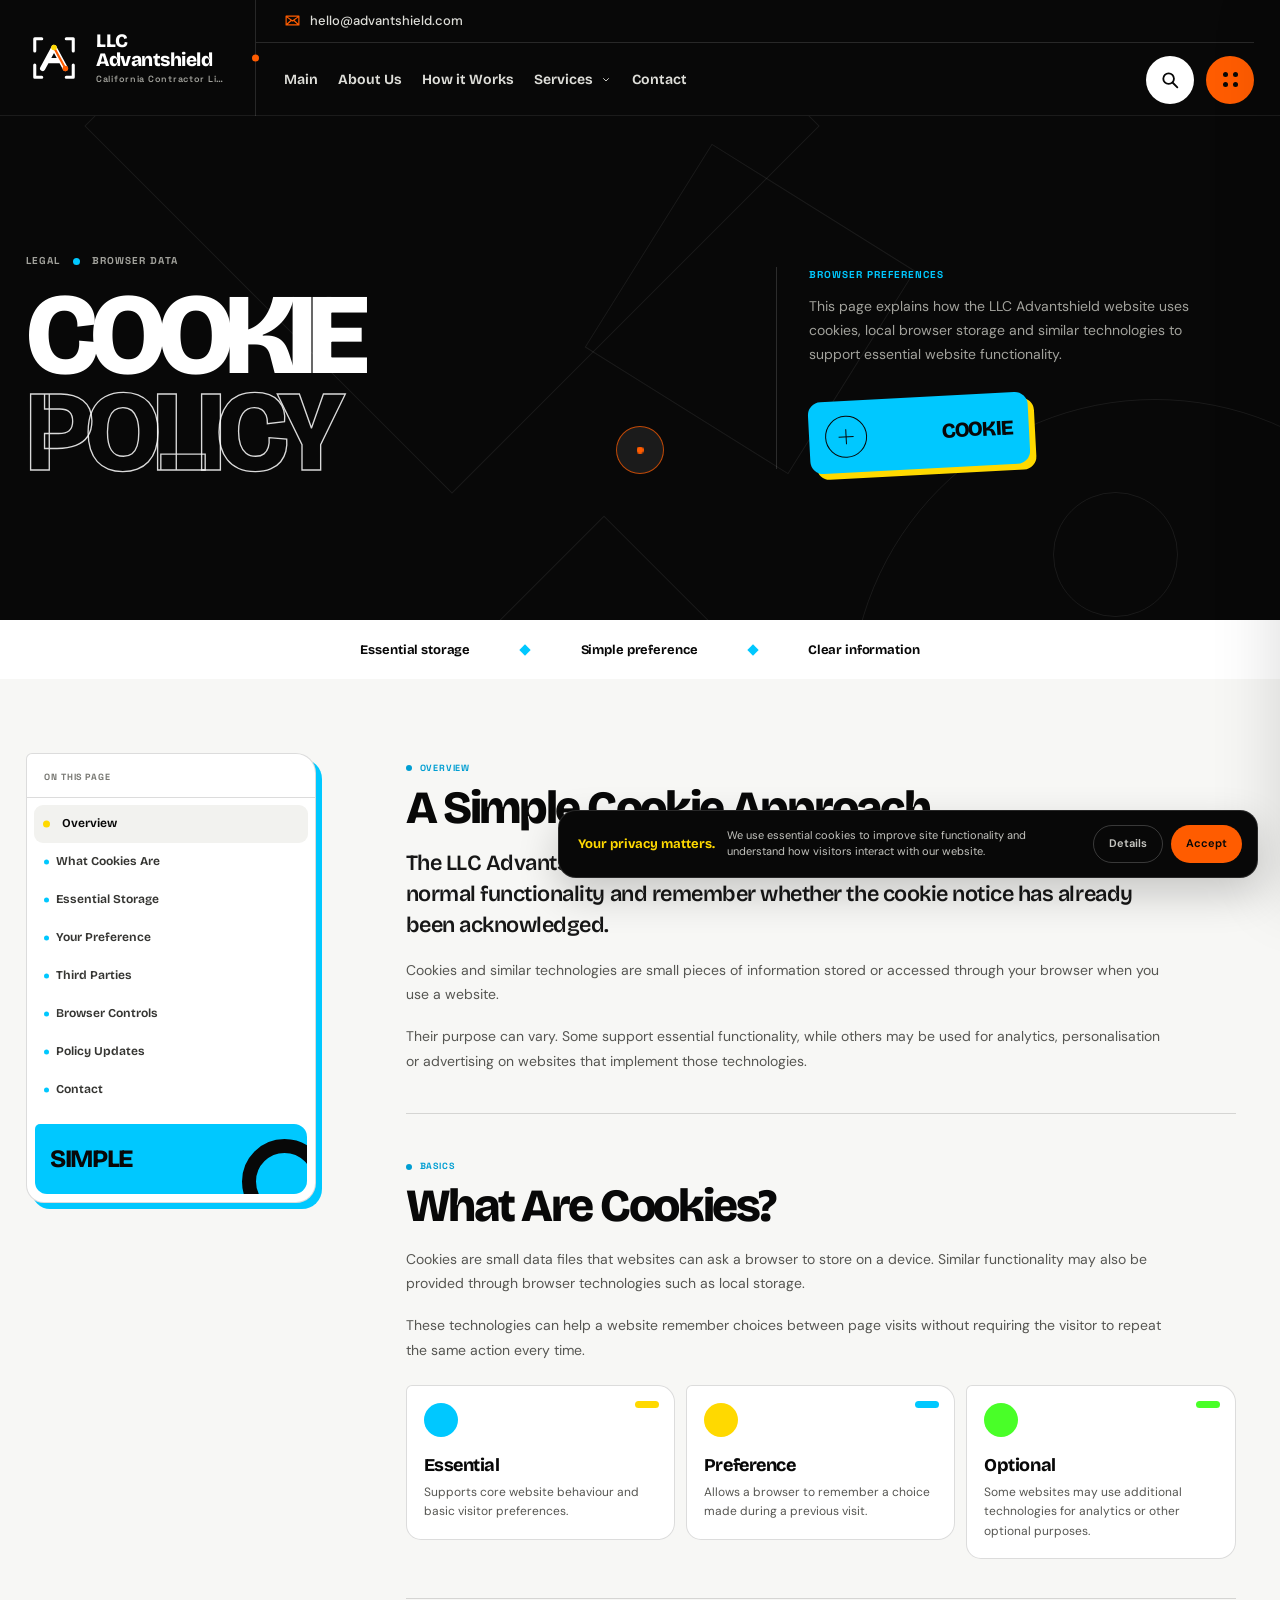
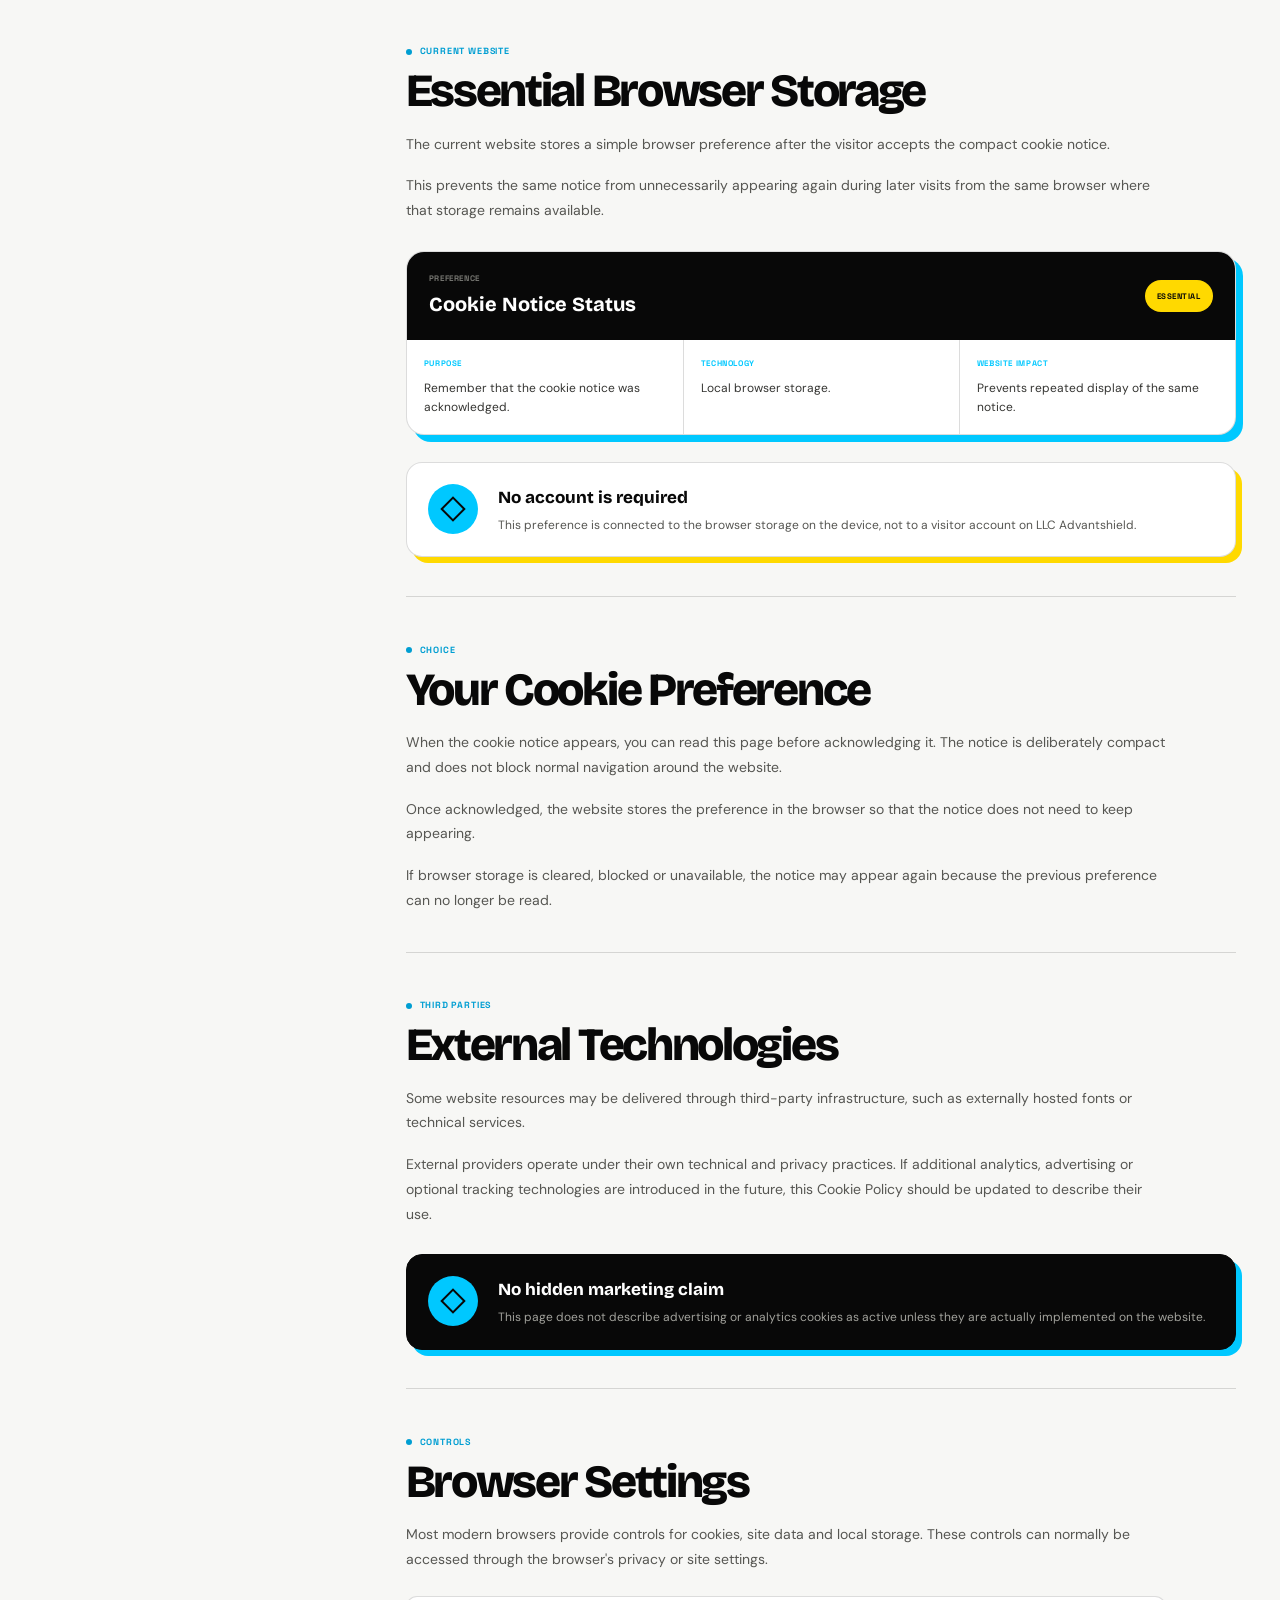
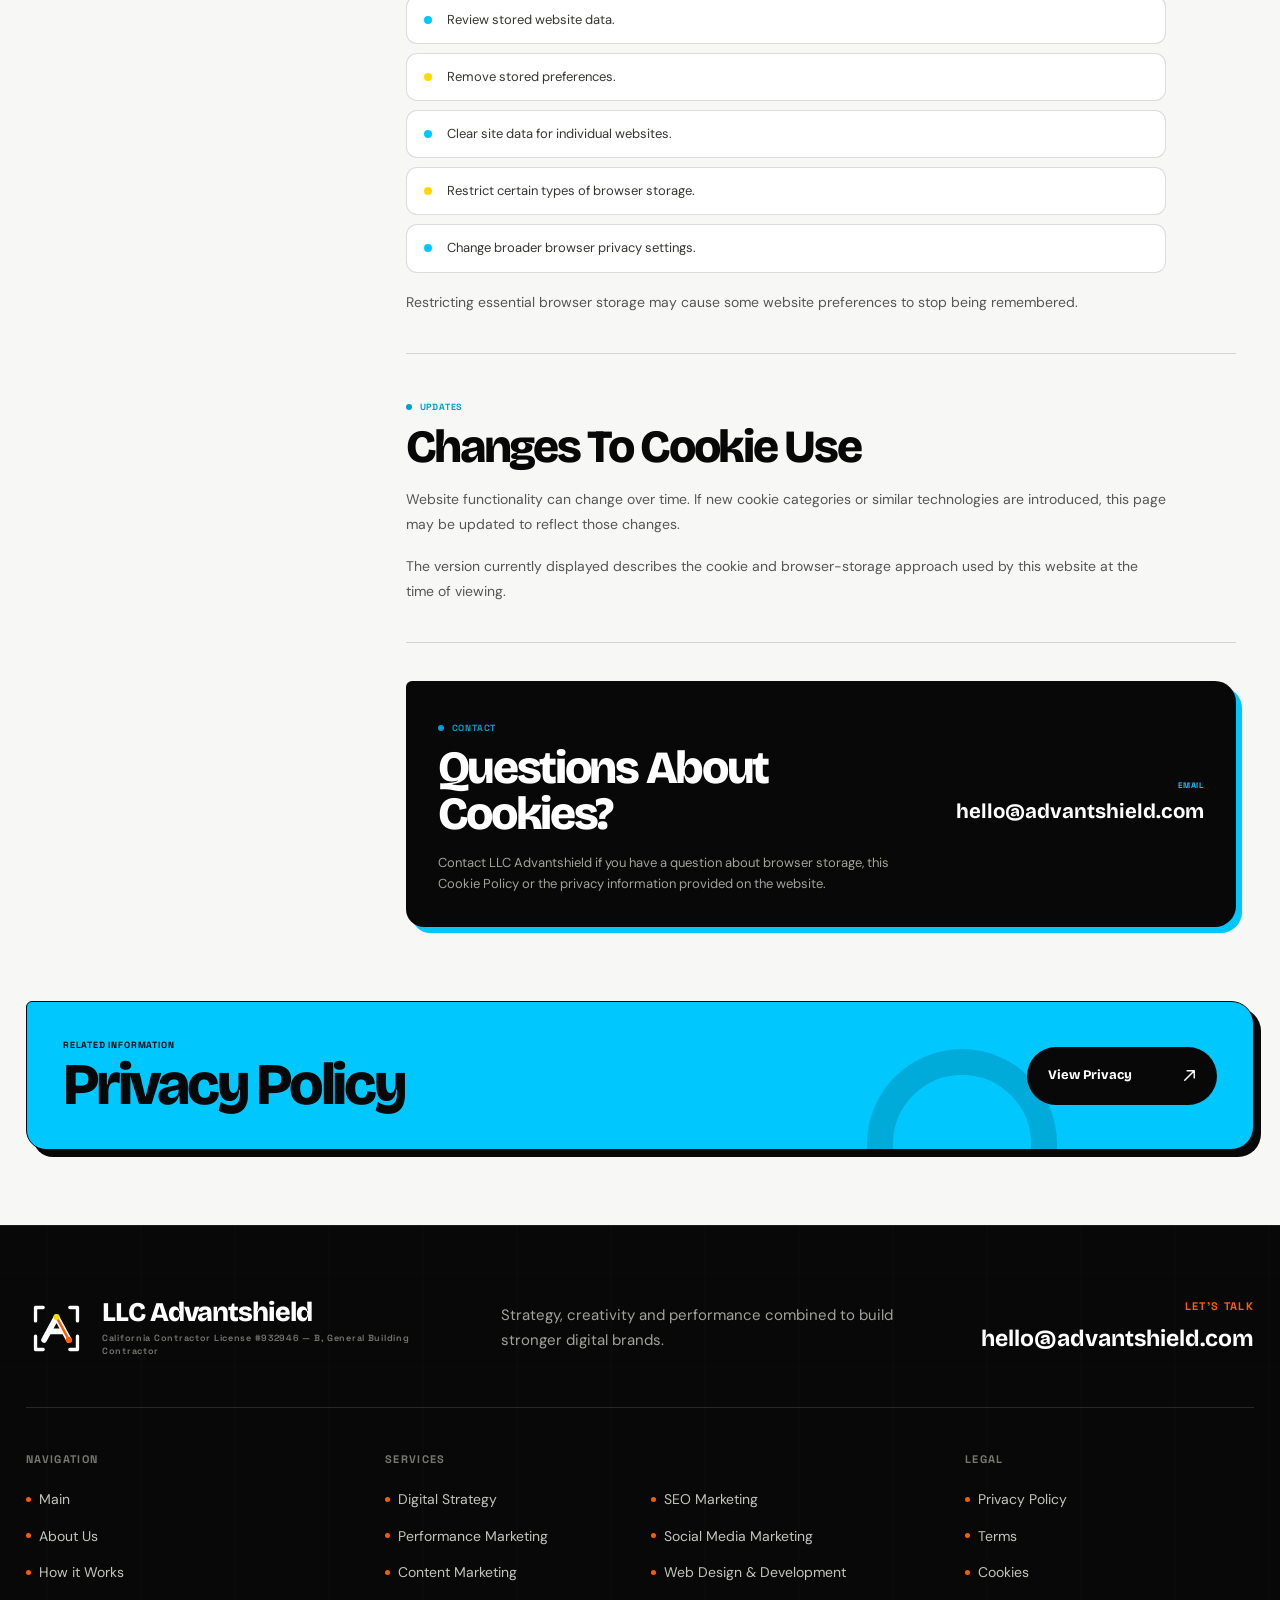
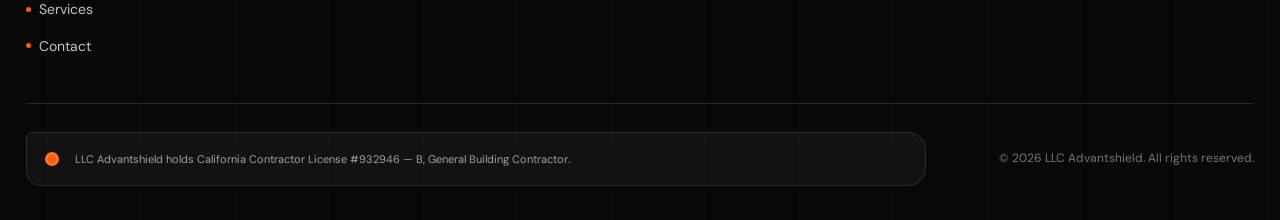
<file: cookies.html>
<!DOCTYPE html>
<html lang="en">
<head>
    <meta charset="UTF-8">

    <meta
        name="viewport"
        content="width=device-width, initial-scale=1, viewport-fit=cover"
    >

    <meta
        name="description"
        content="Cookie information for the LLC Advantshield website."
    >

    <meta name="theme-color" content="#080808">

    <title>Cookies | LLC Advantshield</title>

    <link
        rel="icon"
        type="image/svg+xml"
        href="assets/icons/favicon.svg"
        data-site-favicon
    >

    <!-- Fonts -->
    <link rel="preconnect" href="https://fonts.googleapis.com">
    <link rel="preconnect" href="https://fonts.gstatic.com" crossorigin>

    <link
        href="https://fonts.googleapis.com/css2?family=Bricolage+Grotesque:opsz,wght@12..96,400;12..96,500;12..96,600;12..96,700;12..96,800&family=DM+Sans:opsz,wght@9..40,400;9..40,500;9..40,600&family=Space+Grotesk:wght@400;500;600;700&display=swap"
        rel="stylesheet"
    >

    <!-- Vendor -->
    <link
        rel="stylesheet"
        href="assets/vendor/aos.css"
    >

    <!-- Site -->
    <link
        rel="stylesheet"
        href="assets/css/global.css"
    >

    <link
        rel="stylesheet"
        href="assets/css/legal.css"
    >
</head>

<body
    class="page page--legal page--cookies"
    data-page="cookies"
>

    <!-- =====================================================
         CUSTOM CURSOR
    ====================================================== -->

    <div
        class="cursor"
        aria-hidden="true"
        data-cursor
    >
        <span class="cursor__dot"></span>
        <span class="cursor__follower"></span>
    </div>


    <!-- =====================================================
         HEADER
    ====================================================== -->

    <header
        class="site-header"
        data-header
    >
        <div class="site-header__shell">

            <a
                class="site-header__brand"
                href="index.html"
                aria-label="LLC Advantshield home"
            >
                <img
                    class="site-header__logo"
                    src="assets/icons/logo.svg"
                    alt=""
                    width="62"
                    height="62"
                    data-site-logo
                >

                <span class="site-header__brand-copy">

                    <strong
                        class="site-header__brand-name"
                        data-brand-name
                    >
                        LLC Advantshield
                    </strong>

                    <span
                        class="site-header__brand-tagline"
                        data-brand-tagline
                    >
                        California Contractor License #932946 — B, General Building Contractor
                    </span>

                </span>
            </a>


            <div class="site-header__content">

                <div class="site-header__top">

                    <a
                        class="site-header__email"
                        href="mailto:hello@advantshield.com"
                        data-site-email-link
                    >
                        <svg
                            viewBox="0 0 24 24"
                            aria-hidden="true"
                        >
                            <path
                                d="M3 5.75h18v12.5H3V5.75Zm1.5 1.5 7.5 5.4 7.5-5.4M4.5 17l5.5-5m9.5 5-5.5-5"
                                fill="none"
                                stroke="currentColor"
                                stroke-width="1.7"
                                stroke-linecap="round"
                                stroke-linejoin="round"
                            />
                        </svg>

                        <span data-site-email>
                            hello@advantshield.com
                        </span>
                    </a>


                    <span class="site-header__top-note">
                        Strategy · Creative · Performance
                    </span>

                </div>


                <div class="site-header__bottom">

                    <nav
                        class="site-nav"
                        aria-label="Primary navigation"
                    >
                        <ul
                            class="site-nav__list"
                            data-primary-nav
                        ></ul>
                    </nav>


                    <div class="site-header__actions">

                        <button
                            class="header-action header-action--search"
                            type="button"
                            aria-label="Open search"
                            aria-controls="site-search"
                            aria-expanded="false"
                            data-search-open
                        >
                            <svg
                                viewBox="0 0 24 24"
                                aria-hidden="true"
                            >
                                <circle
                                    cx="10.5"
                                    cy="10.5"
                                    r="5.8"
                                    fill="none"
                                    stroke="currentColor"
                                    stroke-width="2"
                                />

                                <path
                                    d="m15 15 5 5"
                                    fill="none"
                                    stroke="currentColor"
                                    stroke-width="2"
                                    stroke-linecap="round"
                                />
                            </svg>
                        </button>


                        <button
                            class="header-action header-action--burger"
                            type="button"
                            aria-label="Open menu"
                            aria-controls="burger-panel"
                            aria-expanded="false"
                            data-burger-open
                        >
                            <span></span>
                            <span></span>
                            <span></span>
                            <span></span>
                        </button>

                    </div>

                </div>

            </div>

        </div>
    </header>


    <!-- =====================================================
         BURGER
    ====================================================== -->

    <div
        class="burger-overlay"
        data-burger-overlay
        hidden
    ></div>


    <aside
        class="burger-panel"
        id="burger-panel"
        aria-hidden="true"
        aria-label="Website menu"
        data-burger-panel
    >

        <div class="burger-panel__header">

            <a
                class="burger-panel__brand"
                href="index.html"
            >
                <img
                    src="assets/icons/logo.svg"
                    alt=""
                    width="58"
                    height="58"
                    data-site-logo
                >

                <span>

                    <strong data-brand-name>
                        LLC Advantshield
                    </strong>

                    <small data-brand-tagline>
                        California Contractor License #932946 — B, General Building Contractor
                    </small>

                </span>
            </a>


            <button
                class="burger-panel__close"
                type="button"
                aria-label="Close menu"
                data-burger-close
            >
                <span></span>
                <span></span>
            </button>

        </div>


        <div class="burger-panel__body">

            <div class="burger-panel__intro">

                <p
                    class="burger-panel__text"
                    data-burger-description
                >
                    We create focused digital strategies,
                    distinctive experiences and measurable
                    marketing systems for ambitious brands.
                </p>


                <a
                    class="burger-panel__cta"
                    href="index.html#contact"
                    data-burger-cta
                >
                    <span>
                        Start a Project
                    </span>

                    <svg
                        viewBox="0 0 24 24"
                        aria-hidden="true"
                    >
                        <path
                            d="M6 18 18 6M9 6h9v9"
                            fill="none"
                            stroke="currentColor"
                            stroke-width="1.8"
                            stroke-linecap="round"
                            stroke-linejoin="round"
                        />
                    </svg>
                </a>

            </div>


            <nav
                class="burger-nav"
                aria-label="Expanded navigation"
            >
                <div data-burger-nav></div>
            </nav>


            <div class="burger-panel__contact">

                <h2 class="burger-panel__title">
                    Contact Info
                </h2>


                <div class="burger-panel__contact-list">

                    <div class="burger-panel__contact-item">

                        <svg
                            viewBox="0 0 24 24"
                            aria-hidden="true"
                        >
                            <path
                                d="M12 21s6-5.1 6-11a6 6 0 1 0-12 0c0 5.9 6 11 6 11Z"
                                fill="none"
                                stroke="currentColor"
                                stroke-width="1.7"
                            />

                            <circle
                                cx="12"
                                cy="10"
                                r="2.2"
                                fill="none"
                                stroke="currentColor"
                                stroke-width="1.7"
                            />
                        </svg>

                        <span data-site-address>
                            California Contractor License #932946 — B, General Building Contractor
                        </span>

                    </div>


                    <a
                        class="burger-panel__contact-item"
                        href="mailto:hello@advantshield.com"
                        data-site-email-link
                    >
                        <svg
                            viewBox="0 0 24 24"
                            aria-hidden="true"
                        >
                            <path
                                d="M3 5.75h18v12.5H3V5.75Zm1.5 1.5 7.5 5.4 7.5-5.4"
                                fill="none"
                                stroke="currentColor"
                                stroke-width="1.7"
                                stroke-linecap="round"
                                stroke-linejoin="round"
                            />
                        </svg>

                        <span data-site-email>
                            hello@advantshield.com
                        </span>
                    </a>

                </div>

            </div>

        </div>
    </aside>


    <!-- =====================================================
         SEARCH
    ====================================================== -->

    <div
        class="site-search"
        id="site-search"
        aria-hidden="true"
        data-search
    >

        <div
            class="site-search__backdrop"
            data-search-close
        ></div>


        <div
            class="site-search__dialog"
            role="dialog"
            aria-modal="true"
            aria-labelledby="search-title"
        >

            <div class="site-search__header">

                <div>

                    <span class="site-search__label">
                        Site Search
                    </span>

                    <h2
                        class="site-search__title"
                        id="search-title"
                    >
                        Find what you need
                    </h2>

                </div>


                <button
                    class="site-search__close"
                    type="button"
                    aria-label="Close search"
                    data-search-close
                >
                    <span></span>
                    <span></span>
                </button>

            </div>


            <label
                class="site-search__field"
                for="site-search-input"
            >

                <svg
                    viewBox="0 0 24 24"
                    aria-hidden="true"
                >
                    <circle
                        cx="10.5"
                        cy="10.5"
                        r="5.8"
                        fill="none"
                        stroke="currentColor"
                        stroke-width="2"
                    />

                    <path
                        d="m15 15 5 5"
                        fill="none"
                        stroke="currentColor"
                        stroke-width="2"
                        stroke-linecap="round"
                    />
                </svg>


                <input
                    id="site-search-input"
                    type="search"
                    autocomplete="off"
                    placeholder="Search the website"
                    data-search-input
                >

            </label>


            <div
                class="site-search__results"
                aria-live="polite"
                data-search-results
            ></div>

        </div>
    </div>


    <!-- =====================================================
         MAIN
         NO LEFT SECTION DOCK
    ====================================================== -->

    <main>


        <!-- =================================================
             LEGAL HERO
        ================================================== -->

        <section class="legal-hero legal-hero--cookies">

            <div
                class="legal-hero__pattern"
                aria-hidden="true"
                data-legal-pattern
            >
                <span></span>
                <span></span>
                <span></span>
            </div>


            <div class="container">

                <div class="legal-hero__layout">

                    <div class="legal-hero__content">

                        <div
                            class="legal-hero__meta"
                            data-aos="fade-up"
                        >
                            <span>
                                Legal
                            </span>

                            <i></i>

                            <span>
                                Browser Data
                            </span>
                        </div>


                        <h1 class="legal-hero__title">

                            <span class="legal-hero__title-mask">
                                <span>
                                    Cookie
                                </span>
                            </span>

                            <span class="legal-hero__title-mask">
                                <span class="legal-hero__title-outline">
                                    Policy
                                </span>
                            </span>

                        </h1>

                    </div>


                    <div
                        class="legal-hero__side"
                        data-aos="fade-left"
                    >

                        <span class="legal-hero__side-label">
                            Browser preferences
                        </span>

                        <p>
                            This page explains how the LLC Advantshield website
                            uses cookies, local browser storage and
                            similar technologies to support essential
                            website functionality.
                        </p>


                        <div
                            class="legal-hero__mark legal-hero__mark--cookies"
                            aria-hidden="true"
                        >
                            <span></span>

                            <strong>
                                COOKIE
                            </strong>
                        </div>

                    </div>

                </div>

            </div>


            <div class="legal-hero__strip">

                <div class="container">

                    <span>
                        Essential storage
                    </span>

                    <i></i>

                    <span>
                        Simple preference
                    </span>

                    <i></i>

                    <span>
                        Clear information
                    </span>

                </div>

            </div>

        </section>


        <!-- =================================================
             LEGAL CONTENT
        ================================================== -->

        <section class="legal-content">

            <div class="container">

                <div class="legal-layout">


                    <!-- =====================================
                         LOCAL NAV
                    ====================================== -->

                    <aside
                        class="legal-nav"
                        data-aos="fade-right"
                    >

                        <div class="legal-nav__card">

                            <span class="legal-nav__label">
                                On this page
                            </span>


                            <nav aria-label="Cookie Policy sections">

                                <a href="#cookies-overview">
                                    Overview
                                </a>

                                <a href="#what-are-cookies">
                                    What Cookies Are
                                </a>

                                <a href="#essential-storage">
                                    Essential Storage
                                </a>

                                <a href="#cookie-preference">
                                    Your Preference
                                </a>

                                <a href="#third-party-cookies">
                                    Third Parties
                                </a>

                                <a href="#browser-controls">
                                    Browser Controls
                                </a>

                                <a href="#cookie-updates">
                                    Policy Updates
                                </a>

                                <a href="#cookie-contact">
                                    Contact
                                </a>

                            </nav>


                            <div class="legal-nav__accent legal-nav__accent--cookies">

                                <span></span>

                                <strong>
                                    SIMPLE
                                </strong>

                            </div>

                        </div>

                    </aside>


                    <!-- =====================================
                         ARTICLE
                    ====================================== -->

                    <article
                        class="legal-article"
                        data-aos="fade-up"
                    >


                        <!-- OVERVIEW -->

                        <section
                            class="legal-section"
                            id="cookies-overview"
                        >

                            <span class="legal-section__label">
                                Overview
                            </span>

                            <h2>
                                A Simple Cookie Approach
                            </h2>


                            <p class="legal-section__lead">
                                The LLC Advantshield website uses limited browser
                                storage to support normal functionality
                                and remember whether the cookie notice
                                has already been acknowledged.
                            </p>


                            <p>
                                Cookies and similar technologies are small
                                pieces of information stored or accessed
                                through your browser when you use a website.
                            </p>


                            <p>
                                Their purpose can vary. Some support
                                essential functionality, while others may
                                be used for analytics, personalisation
                                or advertising on websites that implement
                                those technologies.
                            </p>

                        </section>


                        <!-- WHAT ARE COOKIES -->

                        <section
                            class="legal-section"
                            id="what-are-cookies"
                        >

                            <span class="legal-section__label">
                                Basics
                            </span>

                            <h2>
                                What Are Cookies?
                            </h2>


                            <p>
                                Cookies are small data files that websites
                                can ask a browser to store on a device.
                                Similar functionality may also be provided
                                through browser technologies such as
                                local storage.
                            </p>


                            <p>
                                These technologies can help a website
                                remember choices between page visits
                                without requiring the visitor to repeat
                                the same action every time.
                            </p>


                            <div class="legal-card-grid">

                                <article class="legal-card">

                                    <span class="legal-card__mark"></span>

                                    <h3>
                                        Essential
                                    </h3>

                                    <p>
                                        Supports core website behaviour
                                        and basic visitor preferences.
                                    </p>

                                </article>


                                <article class="legal-card">

                                    <span class="legal-card__mark"></span>

                                    <h3>
                                        Preference
                                    </h3>

                                    <p>
                                        Allows a browser to remember
                                        a choice made during a previous visit.
                                    </p>

                                </article>


                                <article class="legal-card">

                                    <span class="legal-card__mark"></span>

                                    <h3>
                                        Optional
                                    </h3>

                                    <p>
                                        Some websites may use additional
                                        technologies for analytics or other
                                        optional purposes.
                                    </p>

                                </article>

                            </div>

                        </section>


                        <!-- ESSENTIAL STORAGE -->

                        <section
                            class="legal-section"
                            id="essential-storage"
                        >

                            <span class="legal-section__label">
                                Current Website
                            </span>

                            <h2>
                                Essential Browser Storage
                            </h2>


                            <p>
                                The current website stores a simple
                                browser preference after the visitor
                                accepts the compact cookie notice.
                            </p>


                            <p>
                                This prevents the same notice from
                                unnecessarily appearing again during
                                later visits from the same browser
                                where that storage remains available.
                            </p>


                            <div class="legal-cookie-detail">

                                <div class="legal-cookie-detail__top">

                                    <div>

                                        <span>
                                            Preference
                                        </span>

                                        <strong>
                                            Cookie Notice Status
                                        </strong>

                                    </div>


                                    <span class="legal-cookie-detail__badge">
                                        Essential
                                    </span>

                                </div>


                                <div class="legal-cookie-detail__grid">

                                    <div>

                                        <small>
                                            Purpose
                                        </small>

                                        <p>
                                            Remember that the cookie
                                            notice was acknowledged.
                                        </p>

                                    </div>


                                    <div>

                                        <small>
                                            Technology
                                        </small>

                                        <p>
                                            Local browser storage.
                                        </p>

                                    </div>


                                    <div>

                                        <small>
                                            Website impact
                                        </small>

                                        <p>
                                            Prevents repeated display
                                            of the same notice.
                                        </p>

                                    </div>

                                </div>

                            </div>


                            <div class="legal-callout">

                                <div class="legal-callout__symbol">
                                    <span></span>
                                </div>


                                <div>

                                    <strong>
                                        No account is required
                                    </strong>

                                    <p>
                                        This preference is connected to
                                        the browser storage on the device,
                                        not to a visitor account on LLC Advantshield.
                                    </p>

                                </div>

                            </div>

                        </section>


                        <!-- PREFERENCE -->

                        <section
                            class="legal-section"
                            id="cookie-preference"
                        >

                            <span class="legal-section__label">
                                Choice
                            </span>

                            <h2>
                                Your Cookie Preference
                            </h2>


                            <p>
                                When the cookie notice appears, you can
                                read this page before acknowledging it.
                                The notice is deliberately compact and
                                does not block normal navigation around
                                the website.
                            </p>


                            <p>
                                Once acknowledged, the website stores
                                the preference in the browser so that
                                the notice does not need to keep appearing.
                            </p>


                            <p>
                                If browser storage is cleared, blocked
                                or unavailable, the notice may appear again
                                because the previous preference can no
                                longer be read.
                            </p>

                        </section>


                        <!-- THIRD PARTIES -->

                        <section
                            class="legal-section"
                            id="third-party-cookies"
                        >

                            <span class="legal-section__label">
                                Third Parties
                            </span>

                            <h2>
                                External Technologies
                            </h2>


                            <p>
                                Some website resources may be delivered
                                through third-party infrastructure,
                                such as externally hosted fonts or
                                technical services.
                            </p>


                            <p>
                                External providers operate under their
                                own technical and privacy practices.
                                If additional analytics, advertising
                                or optional tracking technologies are
                                introduced in the future, this Cookie
                                Policy should be updated to describe
                                their use.
                            </p>


                            <div class="legal-callout legal-callout--dark">

                                <div class="legal-callout__symbol">
                                    <span></span>
                                </div>


                                <div>

                                    <strong>
                                        No hidden marketing claim
                                    </strong>

                                    <p>
                                        This page does not describe
                                        advertising or analytics cookies
                                        as active unless they are actually
                                        implemented on the website.
                                    </p>

                                </div>

                            </div>

                        </section>


                        <!-- BROWSER CONTROLS -->

                        <section
                            class="legal-section"
                            id="browser-controls"
                        >

                            <span class="legal-section__label">
                                Controls
                            </span>

                            <h2>
                                Browser Settings
                            </h2>


                            <p>
                                Most modern browsers provide controls
                                for cookies, site data and local storage.
                                These controls can normally be accessed
                                through the browser's privacy or site
                                settings.
                            </p>


                            <ul class="legal-list">

                                <li>
                                    Review stored website data.
                                </li>

                                <li>
                                    Remove stored preferences.
                                </li>

                                <li>
                                    Clear site data for individual websites.
                                </li>

                                <li>
                                    Restrict certain types of browser storage.
                                </li>

                                <li>
                                    Change broader browser privacy settings.
                                </li>

                            </ul>


                            <p>
                                Restricting essential browser storage may
                                cause some website preferences to stop
                                being remembered.
                            </p>

                        </section>


                        <!-- UPDATES -->

                        <section
                            class="legal-section"
                            id="cookie-updates"
                        >

                            <span class="legal-section__label">
                                Updates
                            </span>

                            <h2>
                                Changes To Cookie Use
                            </h2>


                            <p>
                                Website functionality can change over time.
                                If new cookie categories or similar
                                technologies are introduced, this page
                                may be updated to reflect those changes.
                            </p>


                            <p>
                                The version currently displayed describes
                                the cookie and browser-storage approach
                                used by this website at the time of viewing.
                            </p>

                        </section>


                        <!-- CONTACT -->

                        <section
                            class="legal-section legal-section--contact"
                            id="cookie-contact"
                        >

                            <div class="legal-contact">

                                <div>

                                    <span class="legal-section__label">
                                        Contact
                                    </span>

                                    <h2>
                                        Questions About Cookies?
                                    </h2>


                                    <p>
                                        Contact LLC Advantshield if you have a question
                                        about browser storage, this Cookie
                                        Policy or the privacy information
                                        provided on the website.
                                    </p>

                                </div>


                                <a
                                    class="legal-contact__email"
                                    href="mailto:hello@advantshield.com"
                                    data-site-email-link
                                >
                                    <span>
                                        Email
                                    </span>

                                    <strong data-site-email>
                                        hello@advantshield.com
                                    </strong>

                                </a>

                            </div>

                        </section>

                    </article>

                </div>

            </div>
        </section>


        <!-- =================================================
             LEGAL NEXT
        ================================================== -->

        <section class="legal-next">

            <div class="container">

                <div
                    class="legal-next__shell legal-next__shell--cookies"
                    data-aos="fade-up"
                >

                    <div>

                        <span>
                            Related information
                        </span>

                        <h2>
                            Privacy Policy
                        </h2>

                    </div>


                    <a href="privacy-policy.html">

                        <span>
                            View Privacy
                        </span>

                        <svg
                            viewBox="0 0 24 24"
                            aria-hidden="true"
                        >
                            <path
                                d="M6 18 18 6M9 6h9v9"
                                fill="none"
                                stroke="currentColor"
                                stroke-width="1.8"
                                stroke-linecap="round"
                                stroke-linejoin="round"
                            />
                        </svg>

                    </a>

                </div>

            </div>
        </section>

    </main>


    <!-- =====================================================
         FOOTER
    ====================================================== -->

    <footer class="site-footer">

        <div
            class="site-footer__pattern"
            aria-hidden="true"
        ></div>


        <div class="container">

            <div class="site-footer__top">

                <a
                    class="site-footer__brand"
                    href="index.html"
                >
                    <img
                        src="assets/icons/logo.svg"
                        alt=""
                        width="68"
                        height="68"
                        data-site-logo
                    >

                    <span>

                        <strong data-brand-name>
                            LLC Advantshield
                        </strong>

                        <small data-brand-tagline>
                            California Contractor License #932946 — B, General Building Contractor
                        </small>

                    </span>
                </a>


                <p
                    class="site-footer__description"
                    data-footer-description
                >
                    Strategy, creativity and performance
                    combined to build stronger digital brands.
                </p>


                <a
                    class="site-footer__email"
                    href="mailto:hello@advantshield.com"
                    data-site-email-link
                >

                    <span>
                        Let’s talk
                    </span>

                    <strong data-site-email>
                        hello@advantshield.com
                    </strong>

                </a>

            </div>


            <div class="site-footer__nav-grid">

                <div class="site-footer__nav-group">

                    <h2>
                        Navigation
                    </h2>

                    <ul data-footer-nav></ul>

                </div>


                <div class="site-footer__nav-group">

                    <h2>
                        Services
                    </h2>

                    <ul data-footer-services></ul>

                </div>


                <div class="site-footer__nav-group">

                    <h2>
                        Legal
                    </h2>

                    <ul data-footer-legal></ul>

                </div>

            </div>


            <div class="site-footer__bottom">

                <p
                    class="site-footer__disclaimer"
                    data-site-disclaimer
                >
                    LLC Advantshield holds California Contractor License #932946 — B, General Building Contractor.
                    Services, project scope, timelines and deliverables
                    may vary depending on individual business
                    requirements and agreed project terms.
                </p>


                <p class="site-footer__copyright">
                    ©
                    <span data-current-year>2026</span>
                    <span data-footer-copyright-name>
                        LLC Advantshield
                    </span>.
                    All rights reserved.
                </p>

            </div>

        </div>
    </footer>


    <!-- =====================================================
         COOKIE CARD
    ====================================================== -->

    <div
        class="cookie-card"
        role="dialog"
        aria-label="Cookie notice"
        data-cookie-card
        hidden
    >

        <div class="cookie-card__copy">

            <strong>
                Your privacy matters.
            </strong>

            <p data-cookie-notice>
                We use essential cookies to improve site functionality
                and understand how visitors interact with our website.
            </p>

        </div>


        <div class="cookie-card__actions">

            <a href="cookies.html">
                Details
            </a>

            <button
                type="button"
                data-cookie-accept
            >
                Accept
            </button>

        </div>

    </div>


    <!-- =====================================================
         BACK TO TOP
    ====================================================== -->

    <button
        class="back-to-top"
        type="button"
        aria-label="Back to top"
        data-back-to-top
    >
        <svg
            viewBox="0 0 24 24"
            aria-hidden="true"
        >
            <path
                d="m6 14 6-6 6 6"
                fill="none"
                stroke="currentColor"
                stroke-width="1.8"
                stroke-linecap="round"
                stroke-linejoin="round"
            />
        </svg>
    </button>


    <!-- =====================================================
         SCRIPTS
    ====================================================== -->

    <script
        src="config/config.js"
        defer
    ></script>

    <script
        src="assets/vendor/aos.js"
        defer
    ></script>

    <script
        src="assets/js/global.js"
        defer
    ></script>

    <script
        src="assets/js/legal.js"
        defer
    ></script>

</body>
</html>
</file>
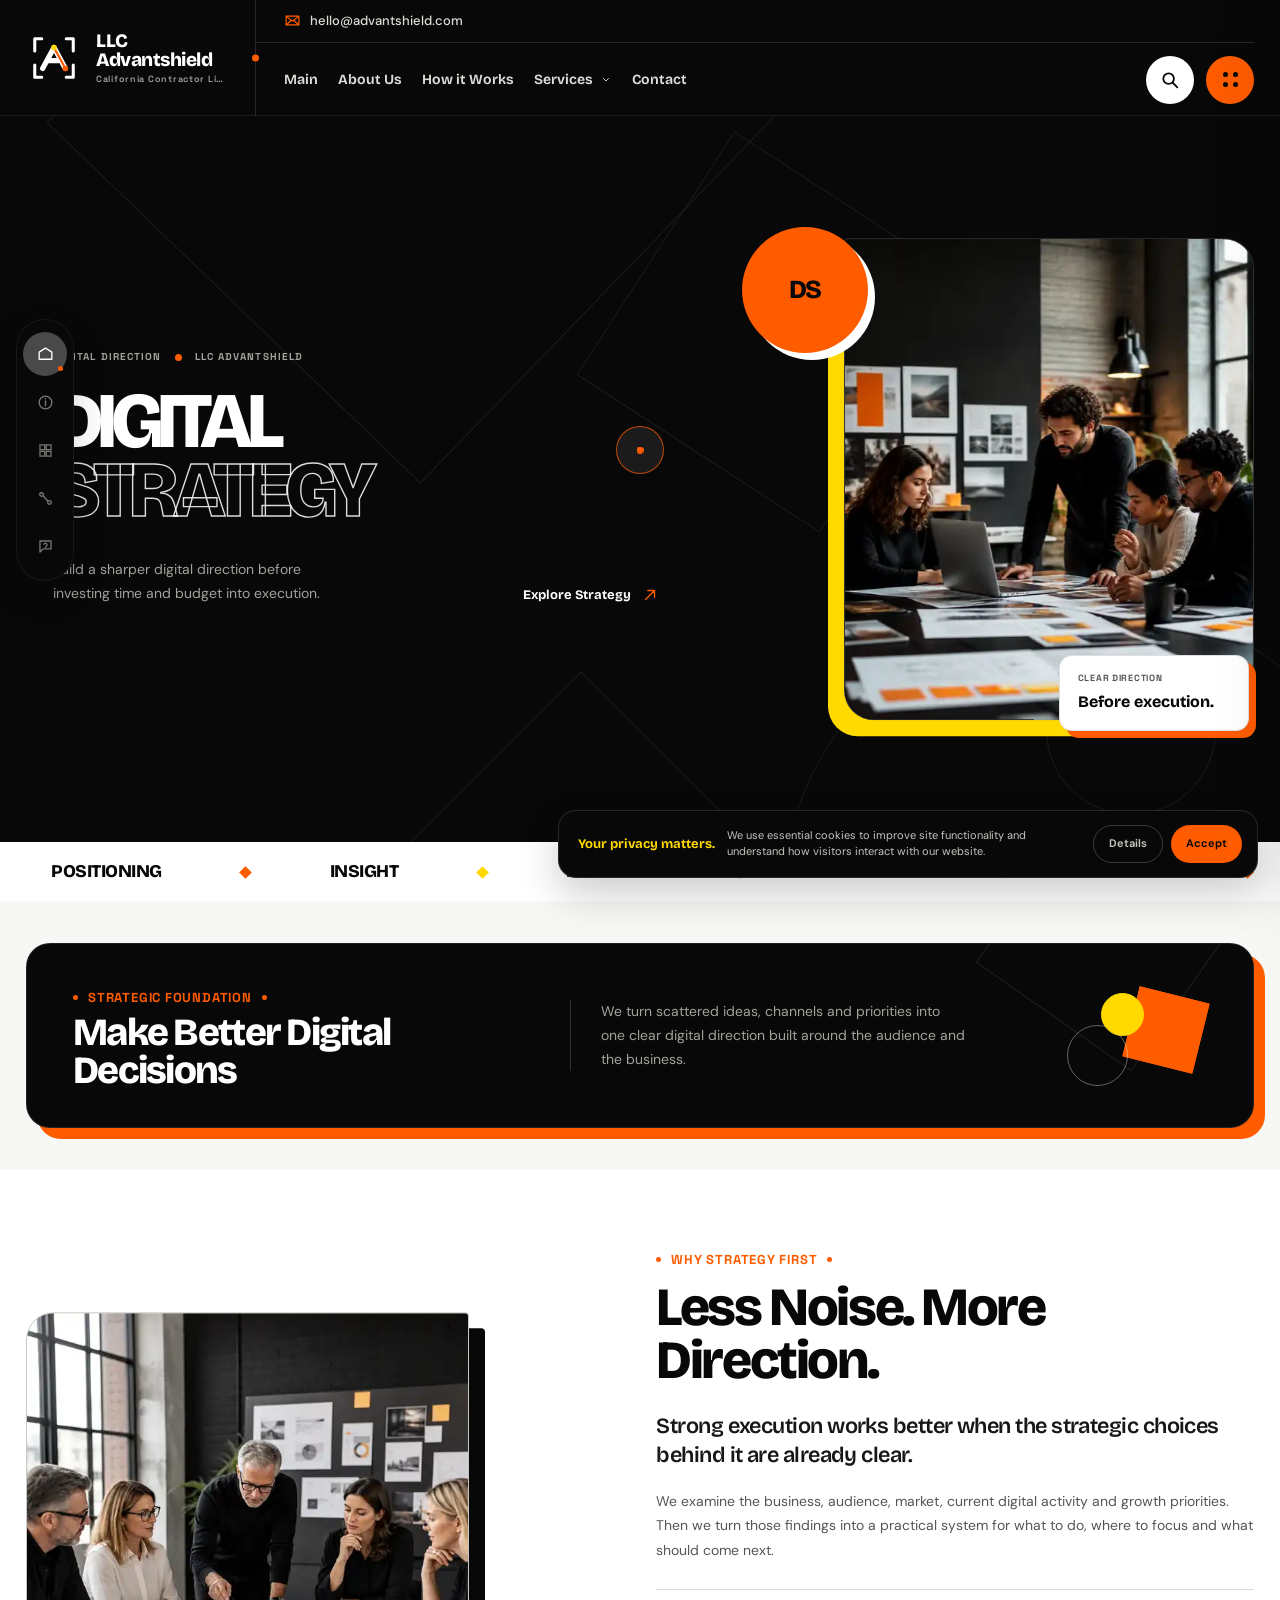
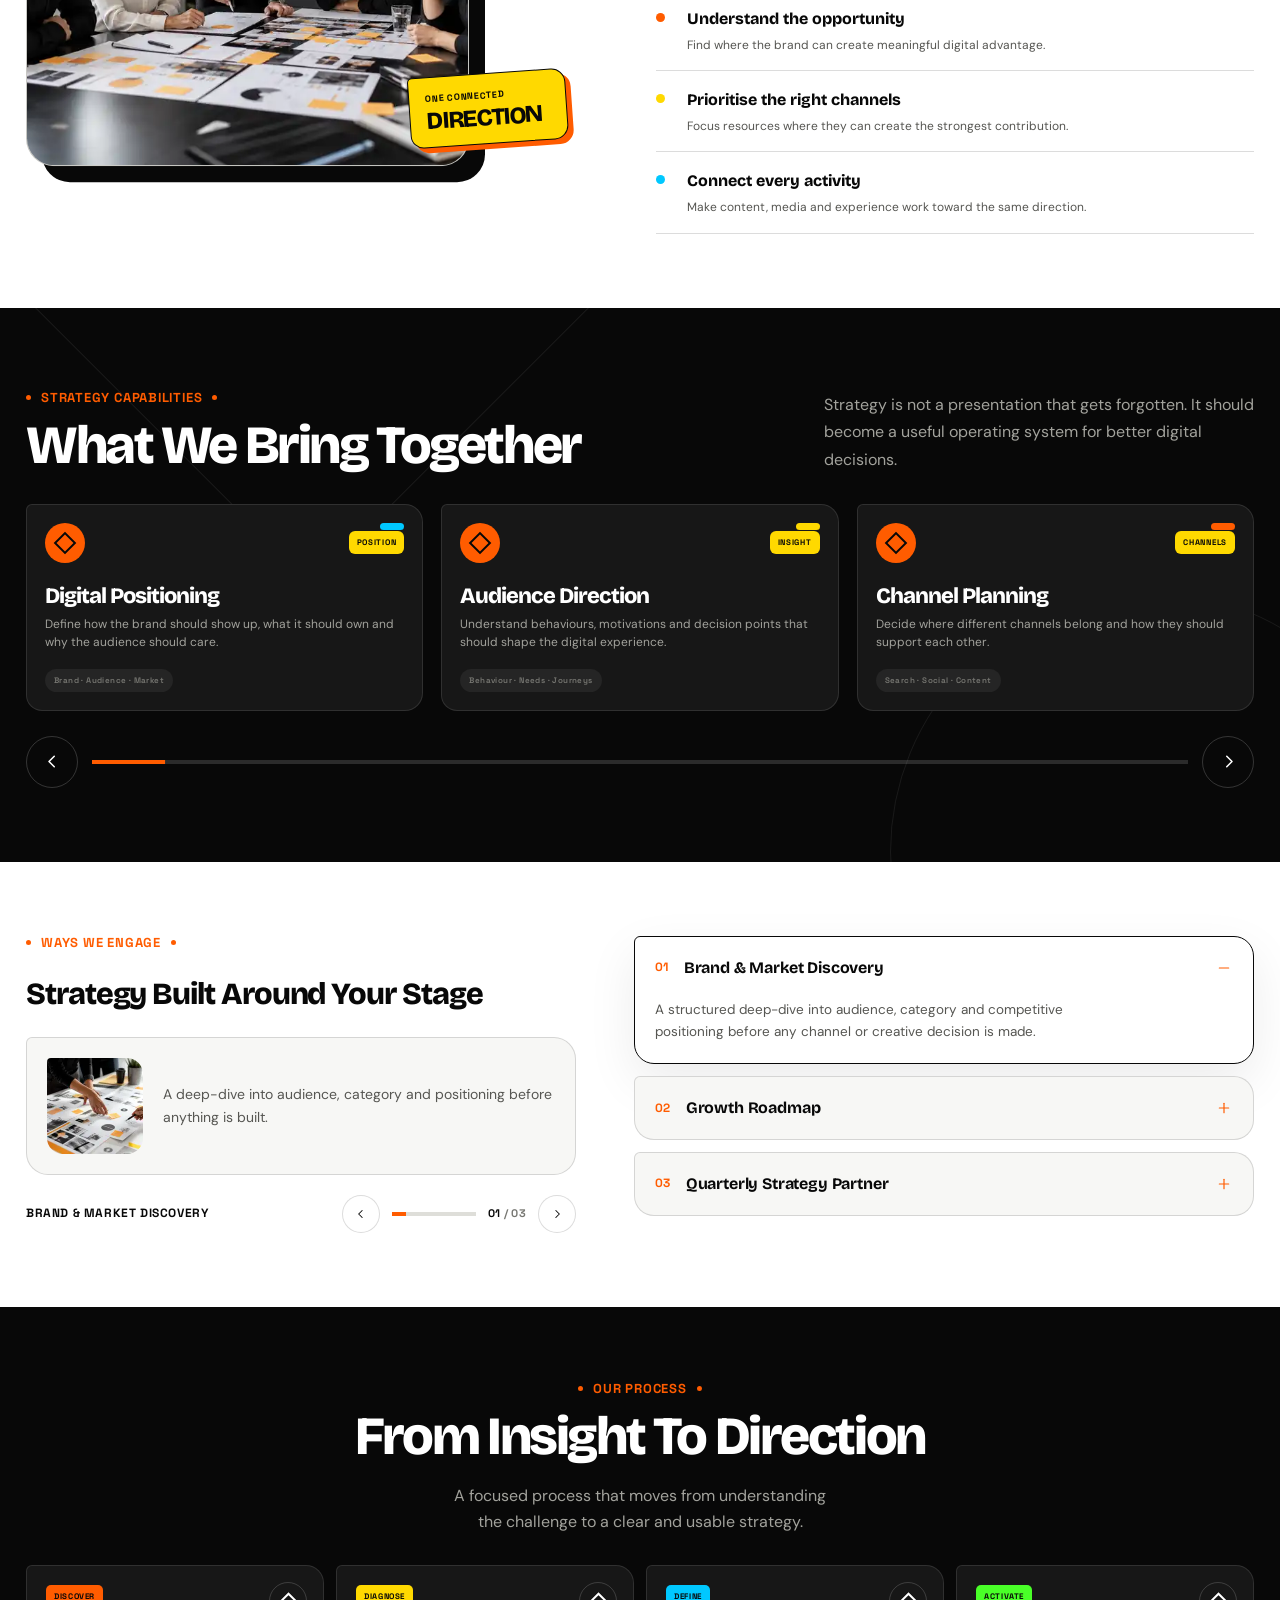
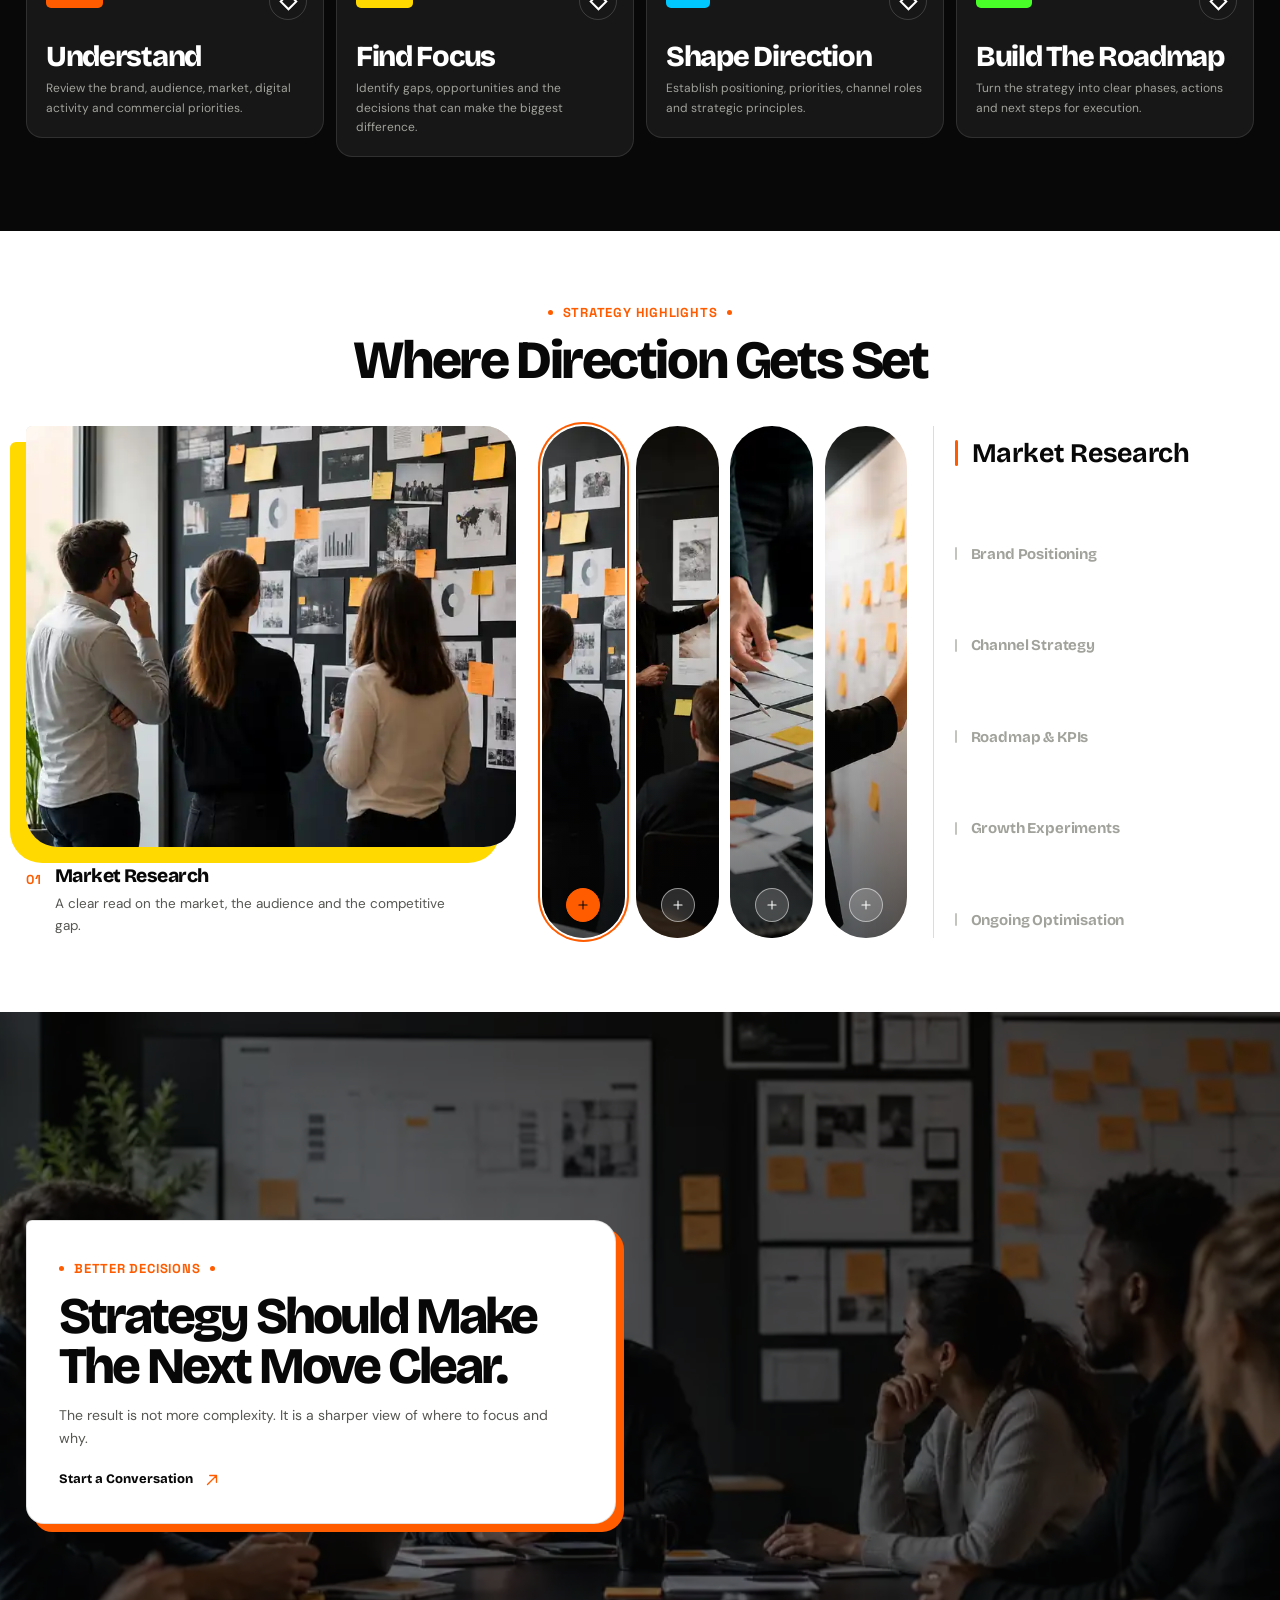
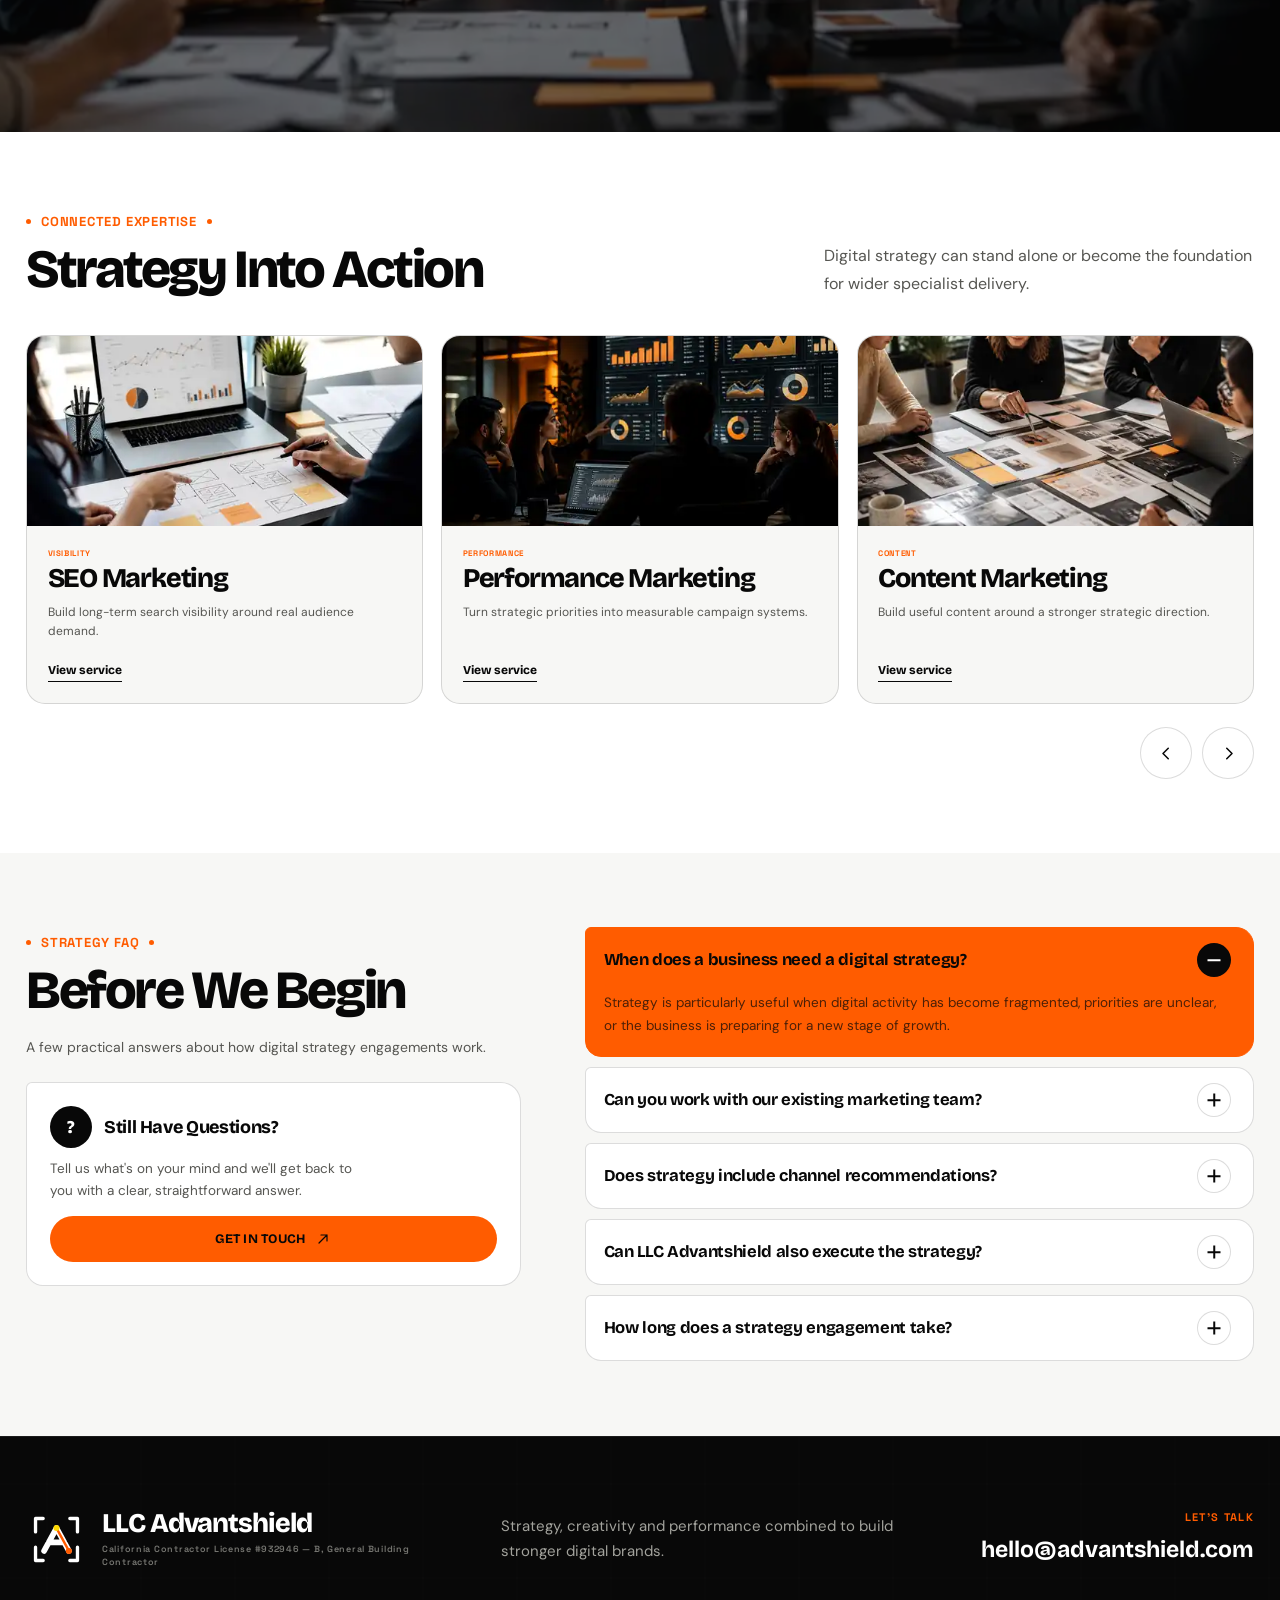
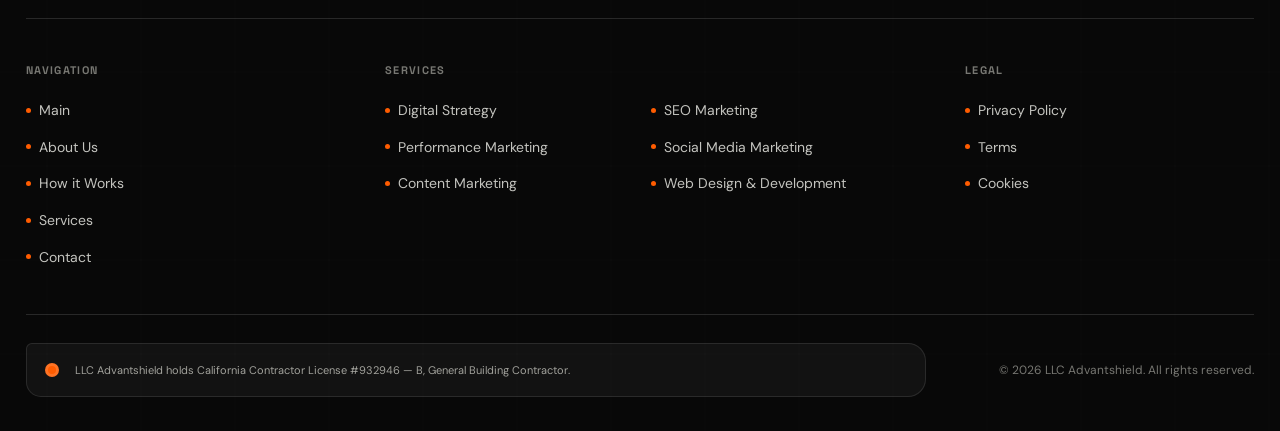
<file: digital-strategy.html>
<!DOCTYPE html>
<html lang="en">
<head>
    <meta charset="UTF-8">

    <meta
        name="viewport"
        content="width=device-width, initial-scale=1, viewport-fit=cover"
    >

    <meta
        name="description"
        content="Digital strategy by LLC Advantshield — focused positioning, digital direction and channel planning built around meaningful business growth."
    >

    <meta name="theme-color" content="#080808">

    <title>Digital Strategy | LLC Advantshield</title>

    <link
        rel="icon"
        type="image/svg+xml"
        href="assets/icons/favicon.svg"
        data-site-favicon
    >

    <!-- Fonts -->
    <link rel="preconnect" href="https://fonts.googleapis.com">
    <link rel="preconnect" href="https://fonts.gstatic.com" crossorigin>

    <link
        href="https://fonts.googleapis.com/css2?family=Bricolage+Grotesque:opsz,wght@12..96,400;12..96,500;12..96,600;12..96,700;12..96,800&family=DM+Sans:opsz,wght@9..40,400;9..40,500;9..40,600&family=Space+Grotesk:wght@400;500;600;700&display=swap"
        rel="stylesheet"
    >

    <!-- Vendor -->
    <link
        rel="stylesheet"
        href="assets/vendor/swiper-bundle.min.css"
    >

    <link
        rel="stylesheet"
        href="assets/vendor/aos.css"
    >

    <!-- Site -->
    <link
        rel="stylesheet"
        href="assets/css/global.css"
    >

    <link
        rel="stylesheet"
        href="assets/css/services.css"
    >
</head>

<body
    class="page page--service page--digital-strategy"
    data-page="digitalStrategy"
    data-service="digital-strategy"
>

    <!-- =====================================================
         CUSTOM CURSOR
    ====================================================== -->

    <div
        class="cursor"
        aria-hidden="true"
        data-cursor
    >
        <span class="cursor__dot"></span>
        <span class="cursor__follower"></span>
    </div>


    <!-- =====================================================
         HEADER
    ====================================================== -->

    <header
        class="site-header"
        data-header
    >
        <div class="site-header__shell">

            <a
                class="site-header__brand"
                href="index.html"
                aria-label="LLC Advantshield home"
            >
                <img
                    class="site-header__logo"
                    src="assets/icons/logo.svg"
                    alt=""
                    width="62"
                    height="62"
                    data-site-logo
                >

                <span class="site-header__brand-copy">
                    <strong
                        class="site-header__brand-name"
                        data-brand-name
                    >
                        LLC Advantshield
                    </strong>

                    <span
                        class="site-header__brand-tagline"
                        data-brand-tagline
                    >
                        California Contractor License #932946 — B, General Building Contractor
                    </span>
                </span>
            </a>


            <div class="site-header__content">

                <div class="site-header__top">

                    <a
                        class="site-header__email"
                        href="mailto:hello@advantshield.com"
                        data-site-email-link
                    >
                        <svg viewBox="0 0 24 24" aria-hidden="true">
                            <path
                                d="M3 5.75h18v12.5H3V5.75Zm1.5 1.5 7.5 5.4 7.5-5.4M4.5 17l5.5-5m9.5 5-5.5-5"
                                fill="none"
                                stroke="currentColor"
                                stroke-width="1.7"
                                stroke-linecap="round"
                                stroke-linejoin="round"
                            />
                        </svg>

                        <span data-site-email>
                            hello@advantshield.com
                        </span>
                    </a>

                    <span class="site-header__top-note">
                        Strategy · Creative · Performance
                    </span>

                </div>


                <div class="site-header__bottom">

                    <nav
                        class="site-nav"
                        aria-label="Primary navigation"
                    >
                        <ul
                            class="site-nav__list"
                            data-primary-nav
                        ></ul>
                    </nav>


                    <div class="site-header__actions">

                        <button
                            class="header-action header-action--search"
                            type="button"
                            aria-label="Open search"
                            aria-controls="site-search"
                            aria-expanded="false"
                            data-search-open
                        >
                            <svg viewBox="0 0 24 24" aria-hidden="true">
                                <circle
                                    cx="10.5"
                                    cy="10.5"
                                    r="5.8"
                                    fill="none"
                                    stroke="currentColor"
                                    stroke-width="2"
                                />

                                <path
                                    d="m15 15 5 5"
                                    fill="none"
                                    stroke="currentColor"
                                    stroke-width="2"
                                    stroke-linecap="round"
                                />
                            </svg>
                        </button>


                        <button
                            class="header-action header-action--burger"
                            type="button"
                            aria-label="Open menu"
                            aria-controls="burger-panel"
                            aria-expanded="false"
                            data-burger-open
                        >
                            <span></span>
                            <span></span>
                            <span></span>
                            <span></span>
                        </button>

                    </div>

                </div>

            </div>

        </div>
    </header>


    <!-- =====================================================
         BURGER
    ====================================================== -->

    <div
        class="burger-overlay"
        data-burger-overlay
        hidden
    ></div>


    <aside
        class="burger-panel"
        id="burger-panel"
        aria-hidden="true"
        aria-label="Website menu"
        data-burger-panel
    >
        <div class="burger-panel__header">

            <a
                class="burger-panel__brand"
                href="index.html"
            >
                <img
                    src="assets/icons/logo.svg"
                    alt=""
                    width="58"
                    height="58"
                    data-site-logo
                >

                <span>
                    <strong data-brand-name>
                        LLC Advantshield
                    </strong>

                    <small data-brand-tagline>
                        California Contractor License #932946 — B, General Building Contractor
                    </small>
                </span>
            </a>


            <button
                class="burger-panel__close"
                type="button"
                aria-label="Close menu"
                data-burger-close
            >
                <span></span>
                <span></span>
            </button>

        </div>


        <div class="burger-panel__body">

            <div class="burger-panel__intro">

                <p
                    class="burger-panel__text"
                    data-burger-description
                >
                    We create focused digital strategies,
                    distinctive experiences and measurable
                    marketing systems for ambitious brands.
                </p>


                <a
                    class="burger-panel__cta"
                    href="index.html#contact"
                    data-burger-cta
                >
                    <span>Start a Project</span>

                    <svg viewBox="0 0 24 24" aria-hidden="true">
                        <path
                            d="M6 18 18 6M9 6h9v9"
                            fill="none"
                            stroke="currentColor"
                            stroke-width="1.8"
                            stroke-linecap="round"
                            stroke-linejoin="round"
                        />
                    </svg>
                </a>

            </div>


            <nav
                class="burger-nav"
                aria-label="Expanded navigation"
            >
                <div data-burger-nav></div>
            </nav>


            <div class="burger-panel__contact">

                <h2 class="burger-panel__title">
                    Contact Info
                </h2>


                <div class="burger-panel__contact-list">

                    <div class="burger-panel__contact-item">
                        <svg viewBox="0 0 24 24" aria-hidden="true">
                            <path
                                d="M12 21s6-5.1 6-11a6 6 0 1 0-12 0c0 5.9 6 11 6 11Z"
                                fill="none"
                                stroke="currentColor"
                                stroke-width="1.7"
                            />

                            <circle
                                cx="12"
                                cy="10"
                                r="2.2"
                                fill="none"
                                stroke="currentColor"
                                stroke-width="1.7"
                            />
                        </svg>

                        <span data-site-address>
                            California Contractor License #932946 — B, General Building Contractor
                        </span>
                    </div>


                    <a
                        class="burger-panel__contact-item"
                        href="mailto:hello@advantshield.com"
                        data-site-email-link
                    >
                        <svg viewBox="0 0 24 24" aria-hidden="true">
                            <path
                                d="M3 5.75h18v12.5H3V5.75Zm1.5 1.5 7.5 5.4 7.5-5.4"
                                fill="none"
                                stroke="currentColor"
                                stroke-width="1.7"
                                stroke-linecap="round"
                                stroke-linejoin="round"
                            />
                        </svg>

                        <span data-site-email>
                            hello@advantshield.com
                        </span>
                    </a>

                </div>

            </div>

        </div>
    </aside>


    <!-- =====================================================
         SEARCH
    ====================================================== -->

    <div
        class="site-search"
        id="site-search"
        aria-hidden="true"
        data-search
    >
        <div
            class="site-search__backdrop"
            data-search-close
        ></div>


        <div
            class="site-search__dialog"
            role="dialog"
            aria-modal="true"
            aria-labelledby="search-title"
        >

            <div class="site-search__header">

                <div>
                    <span class="site-search__label">
                        Site Search
                    </span>

                    <h2
                        class="site-search__title"
                        id="search-title"
                    >
                        Find what you need
                    </h2>
                </div>


                <button
                    class="site-search__close"
                    type="button"
                    aria-label="Close search"
                    data-search-close
                >
                    <span></span>
                    <span></span>
                </button>

            </div>


            <label
                class="site-search__field"
                for="site-search-input"
            >
                <svg viewBox="0 0 24 24" aria-hidden="true">
                    <circle
                        cx="10.5"
                        cy="10.5"
                        r="5.8"
                        fill="none"
                        stroke="currentColor"
                        stroke-width="2"
                    />

                    <path
                        d="m15 15 5 5"
                        fill="none"
                        stroke="currentColor"
                        stroke-width="2"
                        stroke-linecap="round"
                    />
                </svg>

                <input
                    id="site-search-input"
                    type="search"
                    autocomplete="off"
                    placeholder="Search the website"
                    data-search-input
                >
            </label>


            <div
                class="site-search__results"
                aria-live="polite"
                data-search-results
            ></div>

        </div>
    </div>


    <!-- =====================================================
         SERVICE STICKY NAVIGATION
    ====================================================== -->

    <nav
        class="section-dock"
        aria-label="Digital Strategy sections"
        data-section-dock
    >

        <a
            class="section-dock__item is-active"
            href="#service-home"
            aria-label="Digital Strategy"
            data-section-link="service-home"
        >
            <svg viewBox="0 0 24 24" aria-hidden="true">
                <path
                    d="M4 18V9l8-5 8 5v9H4Z"
                    fill="none"
                    stroke="currentColor"
                    stroke-width="1.7"
                    stroke-linejoin="round"
                />
            </svg>
        </a>


        <a
            class="section-dock__item"
            href="#overview"
            aria-label="Overview"
            data-section-link="overview"
        >
            <svg viewBox="0 0 24 24" aria-hidden="true">
                <circle
                    cx="12"
                    cy="12"
                    r="8"
                    fill="none"
                    stroke="currentColor"
                    stroke-width="1.7"
                />

                <path
                    d="M12 10v6m0-9v.2"
                    fill="none"
                    stroke="currentColor"
                    stroke-width="1.8"
                    stroke-linecap="round"
                />
            </svg>
        </a>


        <a
            class="section-dock__item"
            href="#capabilities"
            aria-label="Capabilities"
            data-section-link="capabilities"
        >
            <svg viewBox="0 0 24 24" aria-hidden="true">
                <path
                    d="M5 5h6v6H5V5Zm8 0h6v6h-6V5ZM5 13h6v6H5v-6Zm8 0h6v6h-6v-6Z"
                    fill="none"
                    stroke="currentColor"
                    stroke-width="1.6"
                />
            </svg>
        </a>


        <a
            class="section-dock__item"
            href="#service-process"
            aria-label="Process"
            data-section-link="service-process"
        >
            <svg viewBox="0 0 24 24" aria-hidden="true">
                <circle
                    cx="7"
                    cy="7"
                    r="2.3"
                    fill="none"
                    stroke="currentColor"
                    stroke-width="1.7"
                />

                <circle
                    cx="17"
                    cy="17"
                    r="2.3"
                    fill="none"
                    stroke="currentColor"
                    stroke-width="1.7"
                />

                <path
                    d="m9 8.5 6 7"
                    fill="none"
                    stroke="currentColor"
                    stroke-width="1.7"
                />
            </svg>
        </a>


        <a
            class="section-dock__item"
            href="#service-faq"
            aria-label="FAQ"
            data-section-link="service-faq"
        >
            <svg viewBox="0 0 24 24" aria-hidden="true">
                <path
                    d="M5 5h14v10H9l-4 4V5Z"
                    fill="none"
                    stroke="currentColor"
                    stroke-width="1.7"
                    stroke-linejoin="round"
                />

                <path
                    d="M10 9.2a2.1 2.1 0 0 1 4 .9c0 1.7-2 1.8-2 3"
                    fill="none"
                    stroke="currentColor"
                    stroke-width="1.6"
                    stroke-linecap="round"
                />
            </svg>
        </a>
    </nav>


    <main>


        <!-- =================================================
             SERVICE HERO
        ================================================== -->

        <section
            class="service-hero"
            id="service-home"
            data-section="service-home"
        >

            <div
                class="service-hero__pattern"
                aria-hidden="true"
                data-service-hero-pattern
            >
                <span></span>
                <span></span>
                <span></span>
            </div>


            <div class="container">

                <div class="service-hero__layout">

                    <div class="service-hero__content">

                        <div class="service-hero__meta">
                            <span>
                                Digital Direction
                            </span>

                            <i aria-hidden="true"></i>

                            <span>
                                LLC Advantshield
                            </span>
                        </div>


                        <h1 class="service-hero__title">

                            <span class="service-hero__title-mask">
                                <span data-service-title-line>
                                    Digital
                                </span>
                            </span>

                            <span class="service-hero__title-mask">
                                <span
                                    class="service-hero__title-accent"
                                    data-service-title-line
                                >
                                    Strategy
                                </span>
                            </span>

                        </h1>


                        <div
                            class="service-hero__bottom"
                            data-service-hero-copy
                        >

                            <p>
                                Build a sharper digital direction before
                                <br>
                                investing time and budget into execution.
                            </p>


                            <a
                                class="service-hero__cta"
                                href="#overview"
                            >
                                <span>
                                    Explore Strategy
                                </span>

                                <svg
                                    viewBox="0 0 24 24"
                                    aria-hidden="true"
                                >
                                    <path
                                        d="M6 18 18 6M9 6h9v9"
                                        fill="none"
                                        stroke="currentColor"
                                        stroke-width="1.8"
                                        stroke-linecap="round"
                                        stroke-linejoin="round"
                                    />
                                </svg>
                            </a>

                        </div>

                    </div>


                    <div
                        class="service-hero__visual"
                        data-aos="fade-left"
                    >

                        <div
                            class="service-hero__media"
                            data-parallax-media
                        >
                            <img
                                src="assets/images/services/digital-strategy-hero.webp"
                                alt="Team developing a digital strategy"
                                width="820"
                                height="960"
                            >
                        </div>


                        <div
                            class="service-hero__stamp"
                            aria-hidden="true"
                        >
                            <strong>
                                DS
                            </strong>
                        </div>


                        <div class="service-hero__signal">
                            <span>
                                Clear direction
                            </span>

                            <strong>
                                Before execution.
                            </strong>
                        </div>

                    </div>

                </div>

            </div>


            <div class="service-marquee">
                <div class="service-marquee__track">

                    <div class="service-marquee__group">
                        <span>POSITIONING</span>
                        <i></i>
                        <span>INSIGHT</span>
                        <i></i>
                        <span>DIRECTION</span>
                        <i></i>
                        <span>CHANNELS</span>
                        <i></i>
                        <span>GROWTH</span>
                        <i></i>
                    </div>

                    <div
                        class="service-marquee__group"
                        aria-hidden="true"
                    >
                        <span>POSITIONING</span>
                        <i></i>
                        <span>INSIGHT</span>
                        <i></i>
                        <span>DIRECTION</span>
                        <i></i>
                        <span>CHANNELS</span>
                        <i></i>
                        <span>GROWTH</span>
                        <i></i>
                    </div>

                </div>
            </div>

        </section>


        <!-- =================================================
             COMPACT SERVICE INTRO BAR
        ================================================== -->

        <section
            class="service-intro"
            id="overview"
            data-section="overview"
        >
            <div class="container">

                <div
                    class="service-intro-bar"
                    data-aos="fade-up"
                >

                    <div class="service-intro-bar__lead">

                        <span class="section-label">
                            Strategic Foundation
                        </span>

                        <h2>
                            Make Better Digital Decisions
                        </h2>

                    </div>


                    <div class="service-intro-bar__copy">

                        <p>
                            We turn scattered ideas, channels and
                            priorities into one clear digital direction
                            built around the audience and the business.
                        </p>

                    </div>


                    <div
                        class="service-intro-bar__visual"
                        aria-hidden="true"
                    >
                        <span></span>
                        <span></span>
                        <span></span>
                    </div>

                </div>

            </div>
        </section>


        <!-- =================================================
             STRATEGY OVERVIEW
        ================================================== -->

        <section class="section service-overview">

            <div class="container">

                <div class="service-overview__layout">

                    <div
                        class="service-overview__visual"
                        data-aos="fade-right"
                    >

                        <div class="service-overview__media">
                            <img
                                src="assets/images/services/digital-strategy-overview.webp"
                                alt="Digital strategy workshop"
                                width="800"
                                height="720"
                                loading="lazy"
                            >
                        </div>


                        <div class="service-overview__floating-card">

                            <span>
                                One connected
                            </span>

                            <strong>
                                DIRECTION
                            </strong>

                        </div>

                    </div>


                    <div
                        class="service-overview__content"
                        data-aos="fade-left"
                    >

                        <span class="section-label">
                            Why Strategy First
                        </span>

                        <h2 class="section-title">
                            Less Noise. More Direction.
                        </h2>


                        <p class="service-overview__lead">
                            Strong execution works better when the
                            strategic choices behind it are already clear.
                        </p>


                        <p>
                            We examine the business, audience, market,
                            current digital activity and growth priorities.
                            Then we turn those findings into a practical
                            system for what to do, where to focus and what
                            should come next.
                        </p>


                        <div class="service-overview__points">

                            <div class="service-overview__point">
                                <span></span>

                                <div>
                                    <strong>
                                        Understand the opportunity
                                    </strong>

                                    <p>
                                        Find where the brand can create
                                        meaningful digital advantage.
                                    </p>
                                </div>
                            </div>


                            <div class="service-overview__point">
                                <span></span>

                                <div>
                                    <strong>
                                        Prioritise the right channels
                                    </strong>

                                    <p>
                                        Focus resources where they can
                                        create the strongest contribution.
                                    </p>
                                </div>
                            </div>


                            <div class="service-overview__point">
                                <span></span>

                                <div>
                                    <strong>
                                        Connect every activity
                                    </strong>

                                    <p>
                                        Make content, media and experience
                                        work toward the same direction.
                                    </p>
                                </div>
                            </div>

                        </div>

                    </div>

                </div>

            </div>
        </section>


        <!-- =================================================
             CAPABILITIES
        ================================================== -->

        <section
            class="section service-capabilities"
            id="capabilities"
            data-section="capabilities"
        >

            <div
                class="service-capabilities__pattern"
                aria-hidden="true"
            ></div>


            <div class="container">

                <div
                    class="section-heading section-heading--split"
                    data-aos="fade-up"
                >
                    <div>

                        <span class="section-label">
                            Strategy Capabilities
                        </span>

                        <h2 class="section-title">
                            What We Bring Together
                        </h2>

                    </div>


                    <p>
                        Strategy is not a presentation that gets
                        forgotten. It should become a useful operating
                        system for better digital decisions.
                    </p>
                </div>


                <div
                    class="swiper service-capabilities-swiper"
                    data-aos="fade-up"
                    data-aos-delay="70"
                >

                    <div class="swiper-wrapper">


                        <article class="swiper-slide capability-card">

                            <div class="capability-card__top">
                                <span class="capability-card__symbol">
                                    <i></i>
                                </span>

                                <span class="capability-card__tag">
                                    Position
                                </span>
                            </div>

                            <h3>
                                Digital Positioning
                            </h3>

                            <p>
                                Define how the brand should show up,
                                what it should own and why the audience
                                should care.
                            </p>

                            <div class="capability-card__footer">
                                Brand · Audience · Market
                            </div>

                        </article>


                        <article class="swiper-slide capability-card">

                            <div class="capability-card__top">
                                <span class="capability-card__symbol">
                                    <i></i>
                                </span>

                                <span class="capability-card__tag">
                                    Insight
                                </span>
                            </div>

                            <h3>
                                Audience Direction
                            </h3>

                            <p>
                                Understand behaviours, motivations and
                                decision points that should shape the
                                digital experience.
                            </p>

                            <div class="capability-card__footer">
                                Behaviour · Needs · Journeys
                            </div>

                        </article>


                        <article class="swiper-slide capability-card">

                            <div class="capability-card__top">
                                <span class="capability-card__symbol">
                                    <i></i>
                                </span>

                                <span class="capability-card__tag">
                                    Channels
                                </span>
                            </div>

                            <h3>
                                Channel Planning
                            </h3>

                            <p>
                                Decide where different channels belong
                                and how they should support each other.
                            </p>

                            <div class="capability-card__footer">
                                Search · Social · Content
                            </div>

                        </article>


                        <article class="swiper-slide capability-card">

                            <div class="capability-card__top">
                                <span class="capability-card__symbol">
                                    <i></i>
                                </span>

                                <span class="capability-card__tag">
                                    Content
                                </span>
                            </div>

                            <h3>
                                Content Direction
                            </h3>

                            <p>
                                Establish useful content territories,
                                priorities and roles across the journey.
                            </p>

                            <div class="capability-card__footer">
                                Themes · Formats · Purpose
                            </div>

                        </article>


                        <article class="swiper-slide capability-card">

                            <div class="capability-card__top">
                                <span class="capability-card__symbol">
                                    <i></i>
                                </span>

                                <span class="capability-card__tag">
                                    Growth
                                </span>
                            </div>

                            <h3>
                                Growth Roadmap
                            </h3>

                            <p>
                                Convert strategic thinking into clear
                                priorities, phases and next actions.
                            </p>

                            <div class="capability-card__footer">
                                Priority · Action · Evolution
                            </div>

                        </article>

                    </div>

                </div>


                <div class="service-capabilities__controls">

                    <button
                        class="slider-control service-capabilities-prev"
                        type="button"
                        aria-label="Previous capabilities"
                    >
                        <svg viewBox="0 0 24 24" aria-hidden="true">
                            <path
                                d="m14 6-6 6 6 6"
                                fill="none"
                                stroke="currentColor"
                                stroke-width="1.8"
                                stroke-linecap="round"
                                stroke-linejoin="round"
                            />
                        </svg>
                    </button>


                    <div
                        class="slider-progress service-capabilities-progress"
                    ></div>


                    <button
                        class="slider-control service-capabilities-next"
                        type="button"
                        aria-label="Next capabilities"
                    >
                        <svg viewBox="0 0 24 24" aria-hidden="true">
                            <path
                                d="m10 6 6 6-6 6"
                                fill="none"
                                stroke="currentColor"
                                stroke-width="1.8"
                                stroke-linecap="round"
                                stroke-linejoin="round"
                            />
                        </svg>
                    </button>

                </div>

            </div>
        </section>


        <!-- =================================================
             WAYS TO ENGAGE
        ================================================== -->

        <section class="section sync-panel">

            <div class="container">

                <div
                    class="sync-panel__layout"
                    data-sync-panel
                >

                    <div
                        class="sync-panel__visual"
                        data-aos="fade-up"
                    >
                        <span class="section-label">
                            Ways We Engage
                        </span>

                        <h2 class="sync-panel__title">
                            Strategy Built Around Your Stage
                        </h2>

                        <div
                            class="swiper sync-panel-swiper"
                            data-sync-swiper
                        >
                            <div class="swiper-wrapper">

                        <article
                            class="swiper-slide sync-panel-slide"
                            data-slide-label="Brand &amp; Market Discovery"
                        >
                            <div class="sync-panel-slide__media">
                                <img
                                    src="assets/images/services/digital-strategy-engage-1.webp"
                                    alt="Brand &amp; Market Discovery"
                                    width="192"
                                    height="192"
                                    loading="lazy"
                                >
                            </div>

                            <p class="sync-panel-slide__text">
                                A deep-dive into audience, category and positioning before anything is built.
                            </p>
                        </article>

                        <article
                            class="swiper-slide sync-panel-slide"
                            data-slide-label="Growth Roadmap"
                        >
                            <div class="sync-panel-slide__media">
                                <img
                                    src="assets/images/services/digital-strategy-engage-2.webp"
                                    alt="Growth Roadmap"
                                    width="192"
                                    height="192"
                                    loading="lazy"
                                >
                            </div>

                            <p class="sync-panel-slide__text">
                                A prioritised plan connecting channels, budget and milestones.
                            </p>
                        </article>

                        <article
                            class="swiper-slide sync-panel-slide"
                            data-slide-label="Quarterly Strategy Partner"
                        >
                            <div class="sync-panel-slide__media">
                                <img
                                    src="assets/images/services/digital-strategy-engage-3.webp"
                                    alt="Quarterly Strategy Partner"
                                    width="192"
                                    height="192"
                                    loading="lazy"
                                >
                            </div>

                            <p class="sync-panel-slide__text">
                                Ongoing strategic input that keeps direction sharp as things change.
                            </p>
                        </article>

                            </div>
                        </div>


                        <div class="sync-panel__meta">

                            <span
                                class="sync-panel__meta-label"
                                data-sync-label
                            >
                                Brand &amp; Market Discovery
                            </span>

                            <div class="sync-panel__nav">

                                <button
                                    class="slider-control sync-panel__nav-btn"
                                    type="button"
                                    data-sync-prev
                                    aria-label="Previous"
                                >
                                    <svg viewBox="0 0 24 24" aria-hidden="true">
                                        <path
                                            d="m14 6-6 6 6 6"
                                            fill="none"
                                            stroke="currentColor"
                                            stroke-width="1.8"
                                            stroke-linecap="round"
                                            stroke-linejoin="round"
                                        />
                                    </svg>
                                </button>

                                <div
                                    class="slider-progress sync-panel__progress-bar"
                                    data-sync-progress
                                ></div>

                                <span class="sync-panel__count">
                                    <span data-sync-current>01</span>
                                    /
                                    <span data-sync-total>03</span>
                                </span>

                                <button
                                    class="slider-control sync-panel__nav-btn"
                                    type="button"
                                    data-sync-next
                                    aria-label="Next"
                                >
                                    <svg viewBox="0 0 24 24" aria-hidden="true">
                                        <path
                                            d="m10 6 6 6-6 6"
                                            fill="none"
                                            stroke="currentColor"
                                            stroke-width="1.8"
                                            stroke-linecap="round"
                                            stroke-linejoin="round"
                                        />
                                    </svg>
                                </button>

                            </div>

                        </div>

                    </div>


                    <div
                        class="sync-panel__accordion"
                        role="list"
                        data-aos="fade-up"
                        data-aos-delay="90"
                    >

                        <div
                            class="sync-panel-item is-open"
                            data-sync-item
                        >
                            <button
                                class="sync-panel-item__trigger"
                                type="button"
                                aria-expanded="true"
                            >
                                <span class="sync-panel-item__index">
                                    01
                                </span>

                                <span class="sync-panel-item__label">
                                    Brand &amp; Market Discovery
                                </span>

                                <span
                                    class="sync-panel-item__icon"
                                    aria-hidden="true"
                                >
                                    <svg viewBox="0 0 24 24" aria-hidden="true">
                                        <path
                                            d="M5 12h14"
                                            fill="none"
                                            stroke="currentColor"
                                            stroke-width="1.8"
                                            stroke-linecap="round"
                                        />
                                        <path
                                            class="sync-panel-item__icon-v"
                                            d="M12 5v14"
                                            fill="none"
                                            stroke="currentColor"
                                            stroke-width="1.8"
                                            stroke-linecap="round"
                                        />
                                    </svg>
                                </span>
                            </button>

                            <div class="sync-panel-item__panel">
                                <p>
                                    A structured deep-dive into audience, category and competitive positioning before any channel or creative decision is made.
                                </p>
                            </div>
                        </div>

                        <div
                            class="sync-panel-item"
                            data-sync-item
                        >
                            <button
                                class="sync-panel-item__trigger"
                                type="button"
                                aria-expanded="false"
                            >
                                <span class="sync-panel-item__index">
                                    02
                                </span>

                                <span class="sync-panel-item__label">
                                    Growth Roadmap
                                </span>

                                <span
                                    class="sync-panel-item__icon"
                                    aria-hidden="true"
                                >
                                    <svg viewBox="0 0 24 24" aria-hidden="true">
                                        <path
                                            d="M5 12h14"
                                            fill="none"
                                            stroke="currentColor"
                                            stroke-width="1.8"
                                            stroke-linecap="round"
                                        />
                                        <path
                                            class="sync-panel-item__icon-v"
                                            d="M12 5v14"
                                            fill="none"
                                            stroke="currentColor"
                                            stroke-width="1.8"
                                            stroke-linecap="round"
                                        />
                                    </svg>
                                </span>
                            </button>

                            <div class="sync-panel-item__panel">
                                <p>
                                    A prioritised roadmap that connects channels, budget and milestones into one direction everyone can work from.
                                </p>
                            </div>
                        </div>

                        <div
                            class="sync-panel-item"
                            data-sync-item
                        >
                            <button
                                class="sync-panel-item__trigger"
                                type="button"
                                aria-expanded="false"
                            >
                                <span class="sync-panel-item__index">
                                    03
                                </span>

                                <span class="sync-panel-item__label">
                                    Quarterly Strategy Partner
                                </span>

                                <span
                                    class="sync-panel-item__icon"
                                    aria-hidden="true"
                                >
                                    <svg viewBox="0 0 24 24" aria-hidden="true">
                                        <path
                                            d="M5 12h14"
                                            fill="none"
                                            stroke="currentColor"
                                            stroke-width="1.8"
                                            stroke-linecap="round"
                                        />
                                        <path
                                            class="sync-panel-item__icon-v"
                                            d="M12 5v14"
                                            fill="none"
                                            stroke="currentColor"
                                            stroke-width="1.8"
                                            stroke-linecap="round"
                                        />
                                    </svg>
                                </span>
                            </button>

                            <div class="sync-panel-item__panel">
                                <p>
                                    Ongoing strategic input each quarter that keeps direction sharp and evidence-based as the market and data move.
                                </p>
                            </div>
                        </div>

                    </div>

                </div>

            </div>
        </section>



        <!-- =================================================
             PROCESS
        ================================================== -->

        <section
            class="section service-process"
            id="service-process"
            data-section="service-process"
        >

            <div class="container">

                <div
                    class="section-heading section-heading--center"
                    data-aos="fade-up"
                >

                    <span class="section-label">
                        Our Process
                    </span>

                    <h2 class="section-title">
                        From Insight To Direction
                    </h2>

                    <p>
                        A focused process that moves from understanding
                        the challenge to a clear and usable strategy.
                    </p>

                </div>


                <div
                    class="service-process__track"
                    data-aos="fade-up"
                    data-aos-delay="70"
                >

                    <article class="service-process-card">

                        <span class="service-process-card__mark">
                            Discover
                        </span>

                        <div class="service-process-card__symbol">
                            <span></span>
                        </div>

                        <h3>
                            Understand
                        </h3>

                        <p>
                            Review the brand, audience, market,
                            digital activity and commercial priorities.
                        </p>

                    </article>


                    <article class="service-process-card">

                        <span class="service-process-card__mark">
                            Diagnose
                        </span>

                        <div class="service-process-card__symbol">
                            <span></span>
                        </div>

                        <h3>
                            Find Focus
                        </h3>

                        <p>
                            Identify gaps, opportunities and the
                            decisions that can make the biggest difference.
                        </p>

                    </article>


                    <article class="service-process-card">

                        <span class="service-process-card__mark">
                            Define
                        </span>

                        <div class="service-process-card__symbol">
                            <span></span>
                        </div>

                        <h3>
                            Shape Direction
                        </h3>

                        <p>
                            Establish positioning, priorities,
                            channel roles and strategic principles.
                        </p>

                    </article>


                    <article class="service-process-card">

                        <span class="service-process-card__mark">
                            Activate
                        </span>

                        <div class="service-process-card__symbol">
                            <span></span>
                        </div>

                        <h3>
                            Build The Roadmap
                        </h3>

                        <p>
                            Turn the strategy into clear phases,
                            actions and next steps for execution.
                        </p>

                    </article>

                </div>

            </div>
        </section>


        <!-- =================================================
             HIGHLIGHTS
        ================================================== -->

        <section
            class="section service-highlights"
            id="highlights"
            data-section="highlights"
            data-highlights
        >

            <div class="container">

                <div
                    class="section-heading section-heading--center"
                    data-aos="fade-up"
                >

                    <span class="section-label">
                        Strategy Highlights
                    </span>

                    <h2 class="section-title">
                        Where Direction Gets Set
                    </h2>

                </div>


                <div
                    class="service-highlights__row"
                    data-aos="fade-up"
                    data-aos-delay="70"
                >

                    <div class="service-highlights__visual">

                        <div
                            class="service-highlights__photo"
                            data-highlights-photo
                        >
                            <img
                                data-highlights-img
                                src="assets/images/services/digital-strategy-highlight-1.webp"
                                alt="Market Research"
                                width="820"
                                height="960"
                                loading="lazy"
                            >
                        </div>


                        <div
                            class="service-highlights__caption"
                            data-highlights-caption
                        >

                            <span
                                class="service-highlights__index"
                                data-highlights-index
                            >
                                01
                            </span>

                            <div class="service-highlights__caption-text">

                                <h3 data-highlights-heading>
                                    Market Research
                                </h3>

                                <p data-highlights-desc>
                                    A clear read on the market, the audience and the competitive gap.
                                </p>

                            </div>

                        </div>

                    </div>


                    <div
                        class="service-highlights__cards"
                        role="list"
                    >

                        <button
                            class="service-highlights__card is-active"
                            type="button"
                            data-highlights-card
                            data-index="0"
                            aria-label="View Market Research"
                        >

                            <span class="service-highlights__card-media">
                                <img
                                    src="assets/images/services/digital-strategy-highlight-1.webp"
                                    alt=""
                                    width="220"
                                    height="520"
                                    loading="lazy"
                                >
                            </span>

                            <span
                                class="service-highlights__card-btn"
                                aria-hidden="true"
                            >
                                <svg viewBox="0 0 24 24" aria-hidden="true">
                                    <path
                                        d="M12 5v14M5 12h14"
                                        fill="none"
                                        stroke="currentColor"
                                        stroke-width="1.8"
                                        stroke-linecap="round"
                                    />
                                </svg>
                            </span>

                        </button>

                        <button
                            class="service-highlights__card"
                            type="button"
                            data-highlights-card
                            data-index="1"
                            aria-label="View Brand Positioning"
                        >

                            <span class="service-highlights__card-media">
                                <img
                                    src="assets/images/services/digital-strategy-highlight-2.webp"
                                    alt=""
                                    width="220"
                                    height="520"
                                    loading="lazy"
                                >
                            </span>

                            <span
                                class="service-highlights__card-btn"
                                aria-hidden="true"
                            >
                                <svg viewBox="0 0 24 24" aria-hidden="true">
                                    <path
                                        d="M12 5v14M5 12h14"
                                        fill="none"
                                        stroke="currentColor"
                                        stroke-width="1.8"
                                        stroke-linecap="round"
                                    />
                                </svg>
                            </span>

                        </button>

                        <button
                            class="service-highlights__card"
                            type="button"
                            data-highlights-card
                            data-index="2"
                            aria-label="View Channel Strategy"
                        >

                            <span class="service-highlights__card-media">
                                <img
                                    src="assets/images/services/digital-strategy-highlight-3.webp"
                                    alt=""
                                    width="220"
                                    height="520"
                                    loading="lazy"
                                >
                            </span>

                            <span
                                class="service-highlights__card-btn"
                                aria-hidden="true"
                            >
                                <svg viewBox="0 0 24 24" aria-hidden="true">
                                    <path
                                        d="M12 5v14M5 12h14"
                                        fill="none"
                                        stroke="currentColor"
                                        stroke-width="1.8"
                                        stroke-linecap="round"
                                    />
                                </svg>
                            </span>

                        </button>

                        <button
                            class="service-highlights__card"
                            type="button"
                            data-highlights-card
                            data-index="3"
                            aria-label="View Roadmap &amp; KPIs"
                        >

                            <span class="service-highlights__card-media">
                                <img
                                    src="assets/images/services/digital-strategy-highlight-4.webp"
                                    alt=""
                                    width="220"
                                    height="520"
                                    loading="lazy"
                                >
                            </span>

                            <span
                                class="service-highlights__card-btn"
                                aria-hidden="true"
                            >
                                <svg viewBox="0 0 24 24" aria-hidden="true">
                                    <path
                                        d="M12 5v14M5 12h14"
                                        fill="none"
                                        stroke="currentColor"
                                        stroke-width="1.8"
                                        stroke-linecap="round"
                                    />
                                </svg>
                            </span>

                        </button>

                    </div>


                    <div
                        class="service-highlights__list"
                        role="list"
                        data-highlights-list
                    >

                        <button
                            class="service-highlights__item is-active"
                            type="button"
                            data-highlights-item
                            data-index="0"
                            data-image="assets/images/services/digital-strategy-highlight-1.webp"
                            data-heading="Market Research"
                            data-desc="A clear read on the market, the audience and the competitive gap."
                            aria-current="true"
                        >
                            <span class="service-highlights__item-bar" aria-hidden="true"></span>
                            <span class="service-highlights__item-label">Market Research</span>
                        </button>

                        <button
                            class="service-highlights__item"
                            type="button"
                            data-highlights-item
                            data-index="1"
                            data-image="assets/images/services/digital-strategy-highlight-2.webp"
                            data-heading="Brand Positioning"
                            data-desc="A distinct point of view that's hard to confuse with anyone else."
                            aria-current="false"
                        >
                            <span class="service-highlights__item-bar" aria-hidden="true"></span>
                            <span class="service-highlights__item-label">Brand Positioning</span>
                        </button>

                        <button
                            class="service-highlights__item"
                            type="button"
                            data-highlights-item
                            data-index="2"
                            data-image="assets/images/services/digital-strategy-highlight-3.webp"
                            data-heading="Channel Strategy"
                            data-desc="The right mix of channels, chosen for where the audience actually is."
                            aria-current="false"
                        >
                            <span class="service-highlights__item-bar" aria-hidden="true"></span>
                            <span class="service-highlights__item-label">Channel Strategy</span>
                        </button>

                        <button
                            class="service-highlights__item"
                            type="button"
                            data-highlights-item
                            data-index="3"
                            data-image="assets/images/services/digital-strategy-highlight-4.webp"
                            data-heading="Roadmap &amp; KPIs"
                            data-desc="A shared plan with the milestones that define real progress."
                            aria-current="false"
                        >
                            <span class="service-highlights__item-bar" aria-hidden="true"></span>
                            <span class="service-highlights__item-label">Roadmap &amp; KPIs</span>
                        </button>

                        <button
                            class="service-highlights__item"
                            type="button"
                            data-highlights-item
                            data-index="4"
                            data-image="assets/images/services/digital-strategy-highlight-5.webp"
                            data-heading="Growth Experiments"
                            data-desc="Structured tests that turn assumptions into evidence."
                            aria-current="false"
                        >
                            <span class="service-highlights__item-bar" aria-hidden="true"></span>
                            <span class="service-highlights__item-label">Growth Experiments</span>
                        </button>

                        <button
                            class="service-highlights__item"
                            type="button"
                            data-highlights-item
                            data-index="5"
                            data-image="assets/images/services/digital-strategy-highlight-6.webp"
                            data-heading="Ongoing Optimisation"
                            data-desc="Strategy that keeps adjusting as the market and data move."
                            aria-current="false"
                        >
                            <span class="service-highlights__item-bar" aria-hidden="true"></span>
                            <span class="service-highlights__item-label">Ongoing Optimisation</span>
                        </button>

                    </div>

                </div>

            </div>
        </section>


        <!-- =================================================
             PARALLAX FEATURE
        ================================================== -->

        <section class="service-feature">

            <div
                class="service-feature__media"
                data-service-parallax
            >
                <img
                    src="assets/images/services/digital-strategy-feature.webp"
                    alt="Marketing strategy session"
                    width="1920"
                    height="1100"
                    loading="lazy"
                >
            </div>


            <div class="container">

                <div
                    class="service-feature__card"
                    data-aos="fade-up"
                >

                    <span class="section-label">
                        Better Decisions
                    </span>

                    <h2>
                        Strategy Should Make The Next Move Clear.
                    </h2>

                    <p>
                        The result is not more complexity. It is a sharper
                        view of where to focus and why.
                    </p>

                    <a href="mailto:hello@advantshield.com" data-site-email-link>
                        <span>
                            Start a Conversation
                        </span>

                        <svg viewBox="0 0 24 24" aria-hidden="true">
                            <path
                                d="M6 18 18 6M9 6h9v9"
                                fill="none"
                                stroke="currentColor"
                                stroke-width="1.8"
                                stroke-linecap="round"
                                stroke-linejoin="round"
                            />
                        </svg>
                    </a>

                </div>

            </div>
        </section>


        <!-- =================================================
             RELATED SERVICES
        ================================================== -->

        <section class="section related-services">

            <div class="container">

                <div
                    class="section-heading section-heading--split"
                    data-aos="fade-up"
                >

                    <div>
                        <span class="section-label">
                            Connected Expertise
                        </span>

                        <h2 class="section-title">
                            Strategy Into Action
                        </h2>
                    </div>

                    <p>
                        Digital strategy can stand alone or become
                        the foundation for wider specialist delivery.
                    </p>

                </div>


                <div
                    class="swiper related-services-swiper"
                    data-aos="fade-up"
                    data-aos-delay="70"
                >

                    <div class="swiper-wrapper">


                        <article class="swiper-slide related-service-card">

                            <div class="related-service-card__media">
                                <img
                                    src="assets/images/services/seo-marketing.webp"
                                    alt="SEO Marketing"
                                    width="700"
                                    height="480"
                                    loading="lazy"
                                >
                            </div>

                            <div class="related-service-card__body">
                                <span>
                                    Visibility
                                </span>

                                <h3>
                                    SEO Marketing
                                </h3>

                                <p>
                                    Build long-term search visibility
                                    around real audience demand.
                                </p>

                                <a href="seo-marketing.html">
                                    View service
                                </a>
                            </div>

                        </article>


                        <article class="swiper-slide related-service-card">

                            <div class="related-service-card__media">
                                <img
                                    src="assets/images/services/performance-marketing.webp"
                                    alt="Performance Marketing"
                                    width="700"
                                    height="480"
                                    loading="lazy"
                                >
                            </div>

                            <div class="related-service-card__body">
                                <span>
                                    Performance
                                </span>

                                <h3>
                                    Performance Marketing
                                </h3>

                                <p>
                                    Turn strategic priorities into
                                    measurable campaign systems.
                                </p>

                                <a href="performance-marketing.html">
                                    View service
                                </a>
                            </div>

                        </article>


                        <article class="swiper-slide related-service-card">

                            <div class="related-service-card__media">
                                <img
                                    src="assets/images/services/content-marketing.webp"
                                    alt="Content Marketing"
                                    width="700"
                                    height="480"
                                    loading="lazy"
                                >
                            </div>

                            <div class="related-service-card__body">
                                <span>
                                    Content
                                </span>

                                <h3>
                                    Content Marketing
                                </h3>

                                <p>
                                    Build useful content around a
                                    stronger strategic direction.
                                </p>

                                <a href="content-marketing.html">
                                    View service
                                </a>
                            </div>

                        </article>


                        <article class="swiper-slide related-service-card">

                            <div class="related-service-card__media">
                                <img
                                    src="assets/images/services/web-design.webp"
                                    alt="Web Design and Development"
                                    width="700"
                                    height="480"
                                    loading="lazy"
                                >
                            </div>

                            <div class="related-service-card__body">
                                <span>
                                    Experience
                                </span>

                                <h3>
                                    Web Design
                                </h3>

                                <p>
                                    Translate the strategy into a clear,
                                    distinctive digital experience.
                                </p>

                                <a href="web-design.html">
                                    View service
                                </a>
                            </div>

                        </article>

                    </div>

                </div>


                <div class="related-services__controls">

                    <button
                        class="slider-control related-services-prev"
                        type="button"
                        aria-label="Previous related services"
                    >
                        <svg viewBox="0 0 24 24" aria-hidden="true">
                            <path
                                d="m14 6-6 6 6 6"
                                fill="none"
                                stroke="currentColor"
                                stroke-width="1.8"
                                stroke-linecap="round"
                                stroke-linejoin="round"
                            />
                        </svg>
                    </button>


                    <button
                        class="slider-control related-services-next"
                        type="button"
                        aria-label="Next related services"
                    >
                        <svg viewBox="0 0 24 24" aria-hidden="true">
                            <path
                                d="m10 6 6 6-6 6"
                                fill="none"
                                stroke="currentColor"
                                stroke-width="1.8"
                                stroke-linecap="round"
                                stroke-linejoin="round"
                            />
                        </svg>
                    </button>

                </div>

            </div>
        </section>


        <!-- =================================================
             FAQ
        ================================================== -->

        <section
            class="section service-faq service-faq--strategy"
            id="service-faq"
            data-section="service-faq"
        >

            <div class="container">

                <div class="service-faq__layout">


                    <div
                        class="service-faq__intro"
                        data-aos="fade-right"
                    >

                        <span class="section-label">
                            Strategy FAQ
                        </span>

                        <h2 class="section-title">
                            Before We Begin
                        </h2>

                        <p>
                            A few practical answers about how digital
                            strategy engagements work.
                        </p>


                        <div class="service-faq__cta">

                            <div class="service-faq__cta-head">
                                <span
                                    class="service-faq__cta-icon"
                                    aria-hidden="true"
                                >
                                    ?
                                </span>

                                <h3>
                                    Still Have Questions?
                                </h3>
                            </div>

                            <p>
                                Tell us what's on your mind and we'll
                                get back to you with a clear,
                                straightforward answer.
                            </p>

                            <a
                                class="service-faq__cta-link"
                                href="mailto:hello@advantshield.com"
                            >
                                <span>
                                    Get In Touch
                                </span>

                                <svg viewBox="0 0 24 24" aria-hidden="true">
                                    <path
                                        d="M6 18 18 6M9 6h9v9"
                                        fill="none"
                                        stroke="currentColor"
                                        stroke-width="1.8"
                                        stroke-linecap="round"
                                        stroke-linejoin="round"
                                    />
                                </svg>
                            </a>

                        </div>

                    </div>


                    <div
                        class="service-faq__accordion"
                        data-service-accordion
                        data-aos="fade-left"
                    >


                        <article class="service-faq-item is-open">

                            <h3>
                                <button
                                    class="service-faq-item__trigger"
                                    type="button"
                                    aria-expanded="true"
                                >
                                    <span>
                                        When does a business need a
                                        digital strategy?
                                    </span>

                                    <span
                                        class="service-faq-item__icon"
                                        aria-hidden="true"
                                    ></span>
                                </button>
                            </h3>

                            <div class="service-faq-item__panel">

                                <div class="service-faq-item__inner">
                                    <p>
                                        Strategy is particularly useful
                                        when digital activity has become
                                        fragmented, priorities are unclear,
                                        or the business is preparing for
                                        a new stage of growth.
                                    </p>
                                </div>

                            </div>

                        </article>


                        <article class="service-faq-item">

                            <h3>
                                <button
                                    class="service-faq-item__trigger"
                                    type="button"
                                    aria-expanded="false"
                                >
                                    <span>
                                        Can you work with our existing
                                        marketing team?
                                    </span>

                                    <span
                                        class="service-faq-item__icon"
                                        aria-hidden="true"
                                    ></span>
                                </button>
                            </h3>

                            <div
                                class="service-faq-item__panel"
                                hidden
                            >
                                <div class="service-faq-item__inner">
                                    <p>
                                        Yes. We can work alongside an
                                        existing team and provide an
                                        outside strategic perspective,
                                        structure and specialist support.
                                    </p>
                                </div>
                            </div>

                        </article>


                        <article class="service-faq-item">

                            <h3>
                                <button
                                    class="service-faq-item__trigger"
                                    type="button"
                                    aria-expanded="false"
                                >
                                    <span>
                                        Does strategy include channel
                                        recommendations?
                                    </span>

                                    <span
                                        class="service-faq-item__icon"
                                        aria-hidden="true"
                                    ></span>
                                </button>
                            </h3>

                            <div
                                class="service-faq-item__panel"
                                hidden
                            >
                                <div class="service-faq-item__inner">
                                    <p>
                                        Yes. When relevant, we define the
                                        role different digital channels
                                        should play and how they should
                                        work together.
                                    </p>
                                </div>
                            </div>

                        </article>


                        <article class="service-faq-item">

                            <h3>
                                <button
                                    class="service-faq-item__trigger"
                                    type="button"
                                    aria-expanded="false"
                                >
                                    <span>
                                        Can LLC Advantshield also execute the
                                        strategy?
                                    </span>

                                    <span
                                        class="service-faq-item__icon"
                                        aria-hidden="true"
                                    ></span>
                                </button>
                            </h3>

                            <div
                                class="service-faq-item__panel"
                                hidden
                            >
                                <div class="service-faq-item__inner">
                                    <p>
                                        Yes. The strategy can become the
                                        foundation for SEO, performance,
                                        social, content or web design work.
                                    </p>
                                </div>
                            </div>

                        </article>


                        <article class="service-faq-item">

                            <h3>
                                <button
                                    class="service-faq-item__trigger"
                                    type="button"
                                    aria-expanded="false"
                                >
                                    <span>
                                        How long does a strategy
                                        engagement take?
                                    </span>

                                    <span
                                        class="service-faq-item__icon"
                                        aria-hidden="true"
                                    ></span>
                                </button>
                            </h3>

                            <div
                                class="service-faq-item__panel"
                                hidden
                            >
                                <div class="service-faq-item__inner">
                                    <p>
                                        Most strategy projects run four to
                                        eight weeks, depending on the scope
                                        of research, stakeholders and
                                        channels involved.
                                    </p>
                                </div>
                            </div>

                        </article>

                    </div>

                </div>

            </div>
        </section>
    </main>


    <!-- =====================================================
         FOOTER
    ====================================================== -->

    <footer class="site-footer">

        <div
            class="site-footer__pattern"
            aria-hidden="true"
        ></div>


        <div class="container">

            <div class="site-footer__top">

                <a
                    class="site-footer__brand"
                    href="index.html"
                >
                    <img
                        src="assets/icons/logo.svg"
                        alt=""
                        width="68"
                        height="68"
                        data-site-logo
                    >

                    <span>
                        <strong data-brand-name>
                            LLC Advantshield
                        </strong>

                        <small data-brand-tagline>
                            California Contractor License #932946 — B, General Building Contractor
                        </small>
                    </span>
                </a>


                <p
                    class="site-footer__description"
                    data-footer-description
                >
                    Strategy, creativity and performance
                    combined to build stronger digital brands.
                </p>


                <a
                    class="site-footer__email"
                    href="mailto:hello@advantshield.com"
                    data-site-email-link
                >
                    <span>
                        Let’s talk
                    </span>

                    <strong data-site-email>
                        hello@advantshield.com
                    </strong>
                </a>

            </div>


            <div class="site-footer__nav-grid">

                <div class="site-footer__nav-group">
                    <h2>
                        Navigation
                    </h2>

                    <ul data-footer-nav></ul>
                </div>


                <div class="site-footer__nav-group">
                    <h2>
                        Services
                    </h2>

                    <ul data-footer-services></ul>
                </div>


                <div class="site-footer__nav-group">
                    <h2>
                        Legal
                    </h2>

                    <ul data-footer-legal></ul>
                </div>

            </div>


            <div class="site-footer__bottom">

                <p
                    class="site-footer__disclaimer"
                    data-site-disclaimer
                >
                    LLC Advantshield holds California Contractor License #932946 — B, General Building Contractor.
                    Services, project scope, timelines and deliverables
                    may vary depending on individual business
                    requirements and agreed project terms.
                </p>


                <p class="site-footer__copyright">
                    ©
                    <span data-current-year>2026</span>
                    <span data-footer-copyright-name>
                        LLC Advantshield
                    </span>.
                    All rights reserved.
                </p>

            </div>

        </div>
    </footer>


    <!-- =====================================================
         COOKIE NOTICE
    ====================================================== -->

    <div
        class="cookie-card"
        role="dialog"
        aria-label="Cookie notice"
        data-cookie-card
        hidden
    >

        <div class="cookie-card__copy">

            <strong>
                Your privacy matters.
            </strong>

            <p data-cookie-notice>
                We use essential cookies to improve site functionality
                and understand how visitors interact with our website.
            </p>

        </div>


        <div class="cookie-card__actions">

            <a href="cookies.html">
                Details
            </a>

            <button
                type="button"
                data-cookie-accept
            >
                Accept
            </button>

        </div>

    </div>


    <!-- =====================================================
         BACK TO TOP
    ====================================================== -->

    <button
        class="back-to-top"
        type="button"
        aria-label="Back to top"
        data-back-to-top
    >
        <svg viewBox="0 0 24 24" aria-hidden="true">
            <path
                d="m6 14 6-6 6 6"
                fill="none"
                stroke="currentColor"
                stroke-width="1.8"
                stroke-linecap="round"
                stroke-linejoin="round"
            />
        </svg>
    </button>


    <!-- =====================================================
         SCRIPTS
    ====================================================== -->

    <script
        src="config/config.js"
        defer
    ></script>

    <script
        src="assets/vendor/swiper-bundle.min.js"
        defer
    ></script>

    <script
        src="assets/vendor/aos.js"
        defer
    ></script>

    <script
        src="assets/js/global.js"
        defer
    ></script>

    <script
        src="assets/js/services.js"
        defer
    ></script>

</body>
</html>
</file>
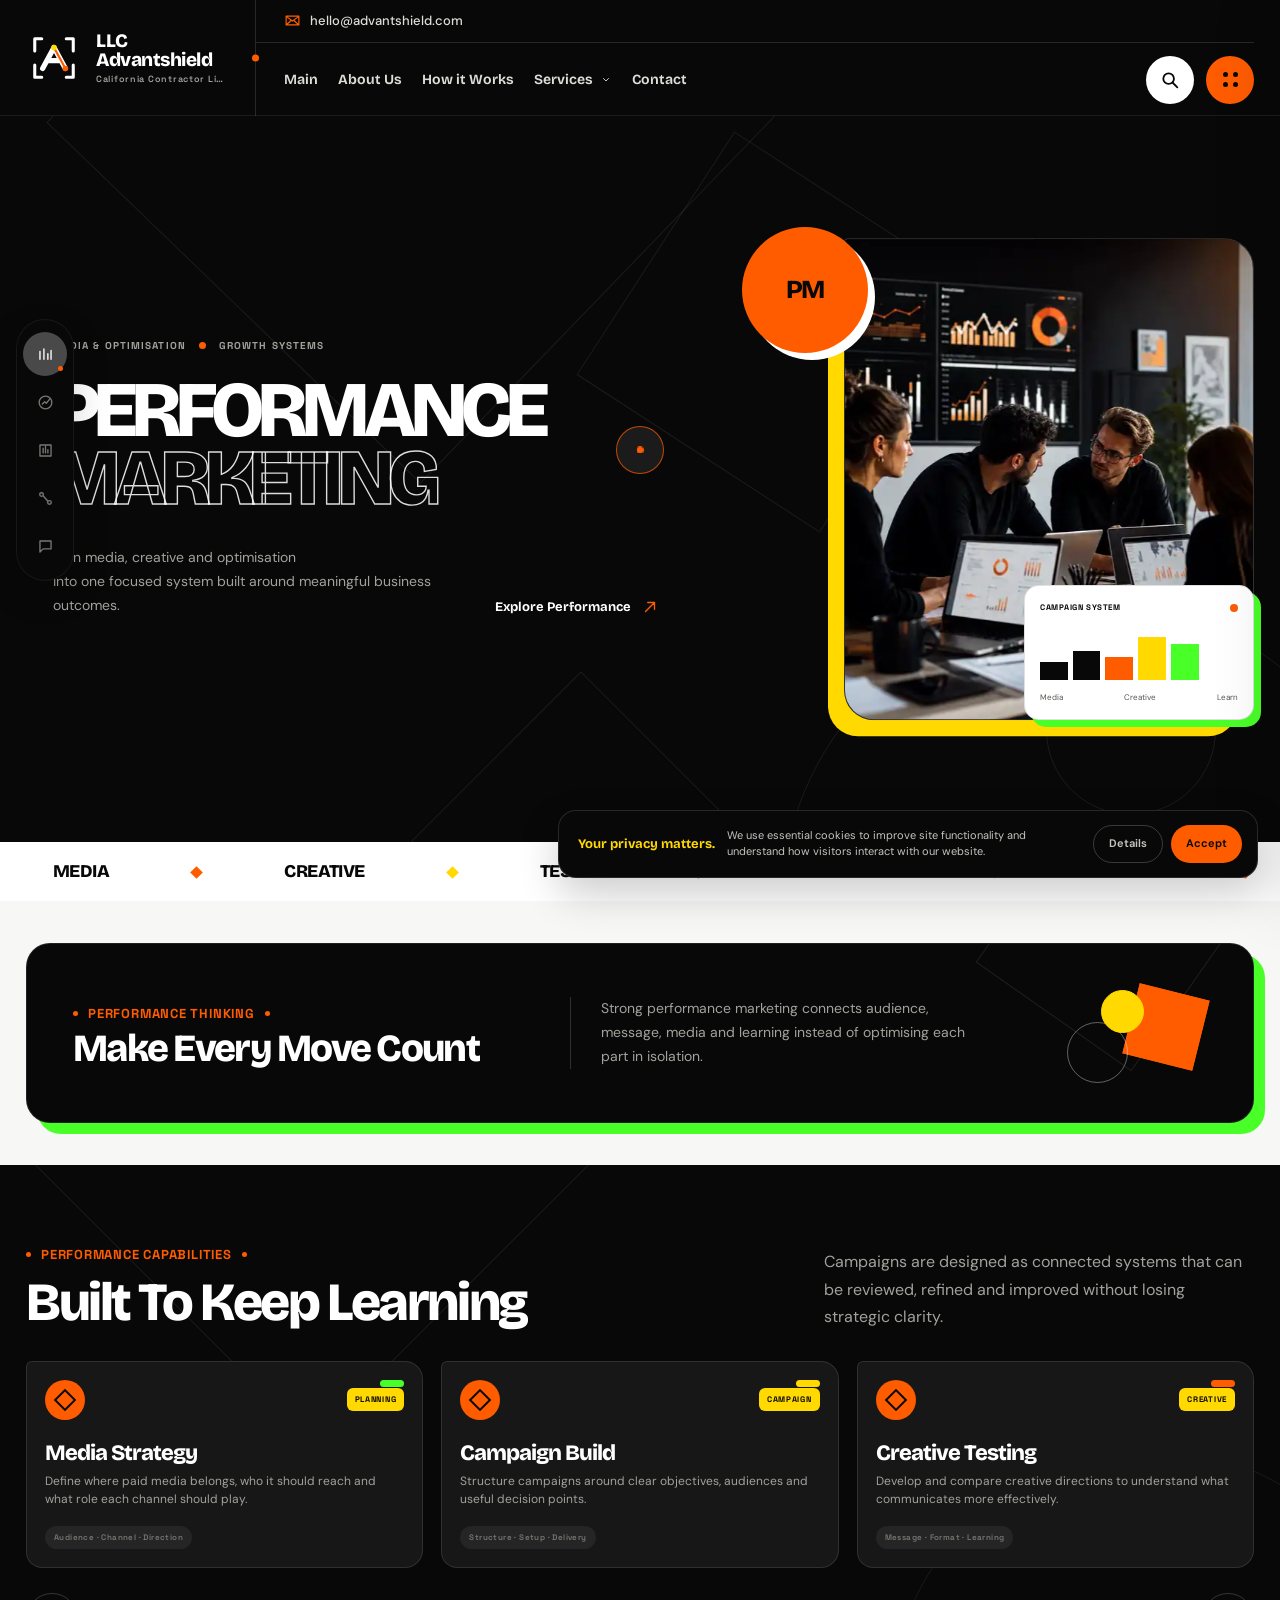
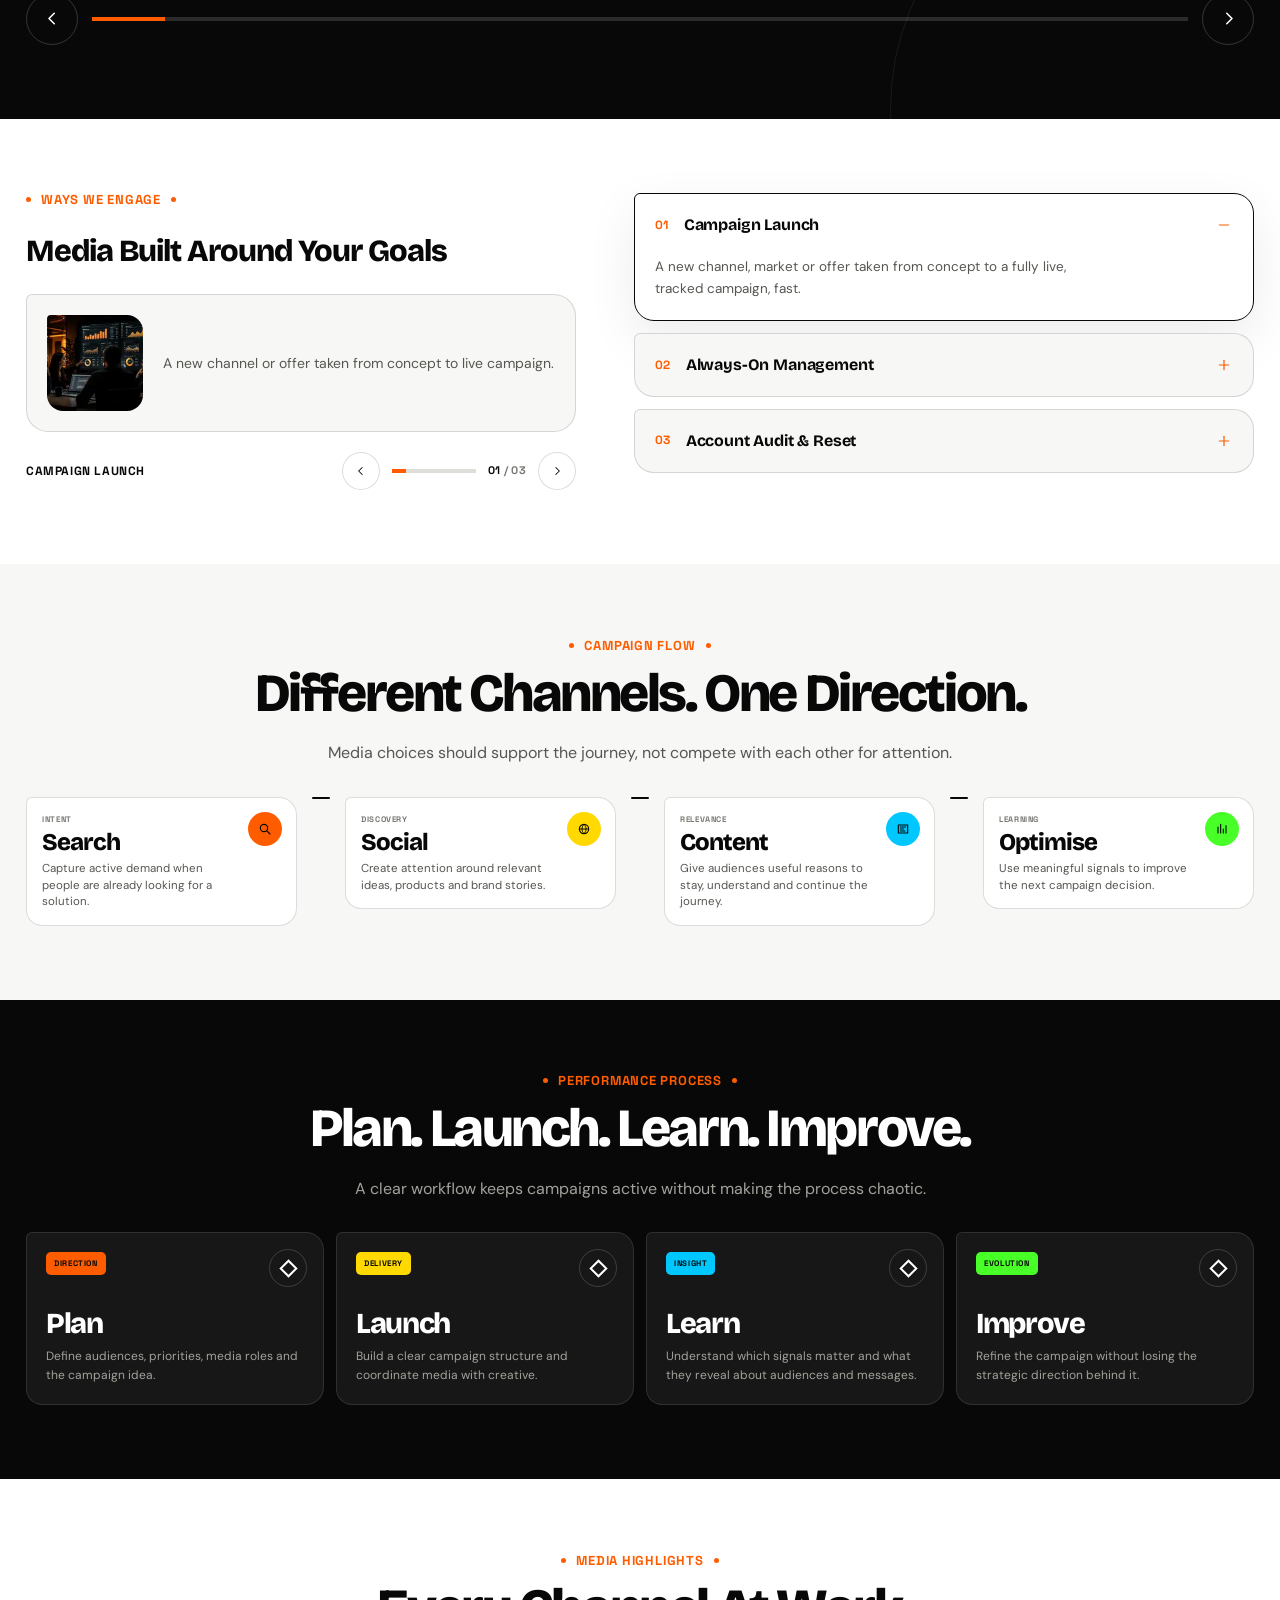
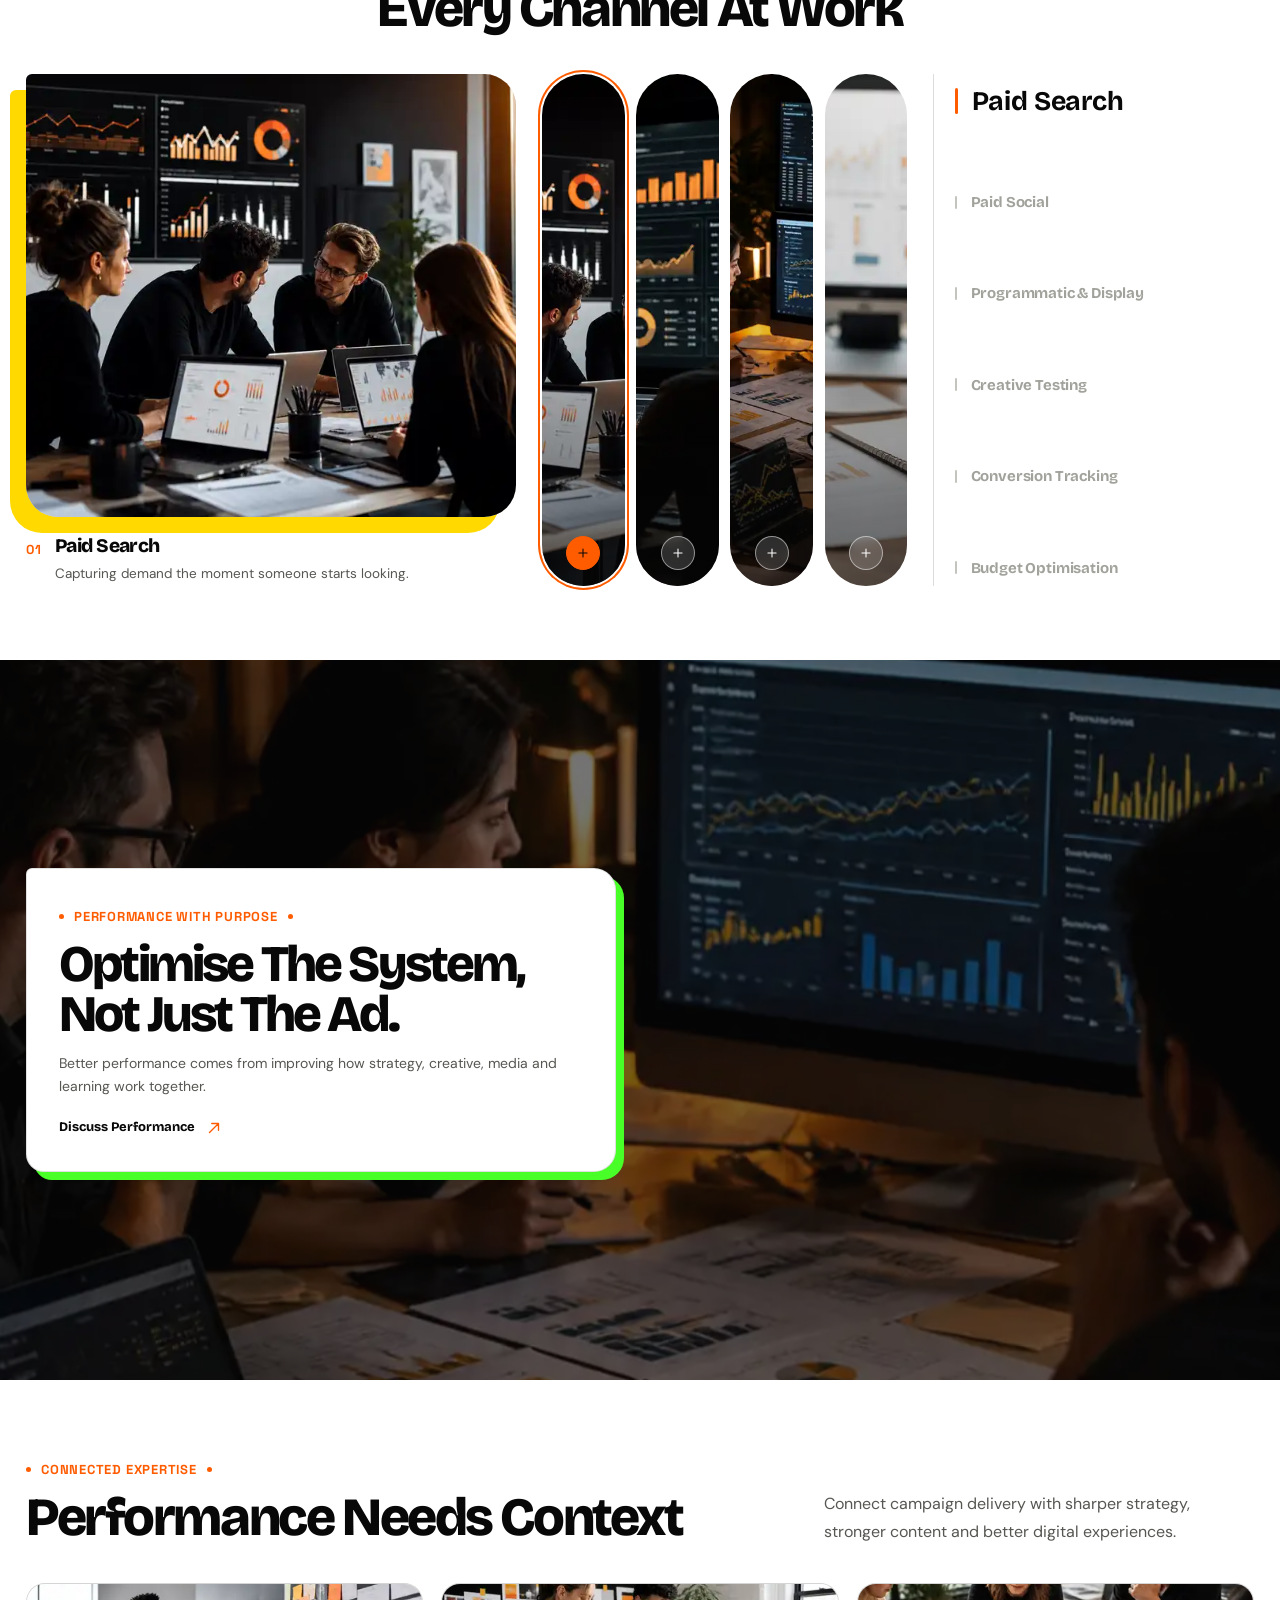
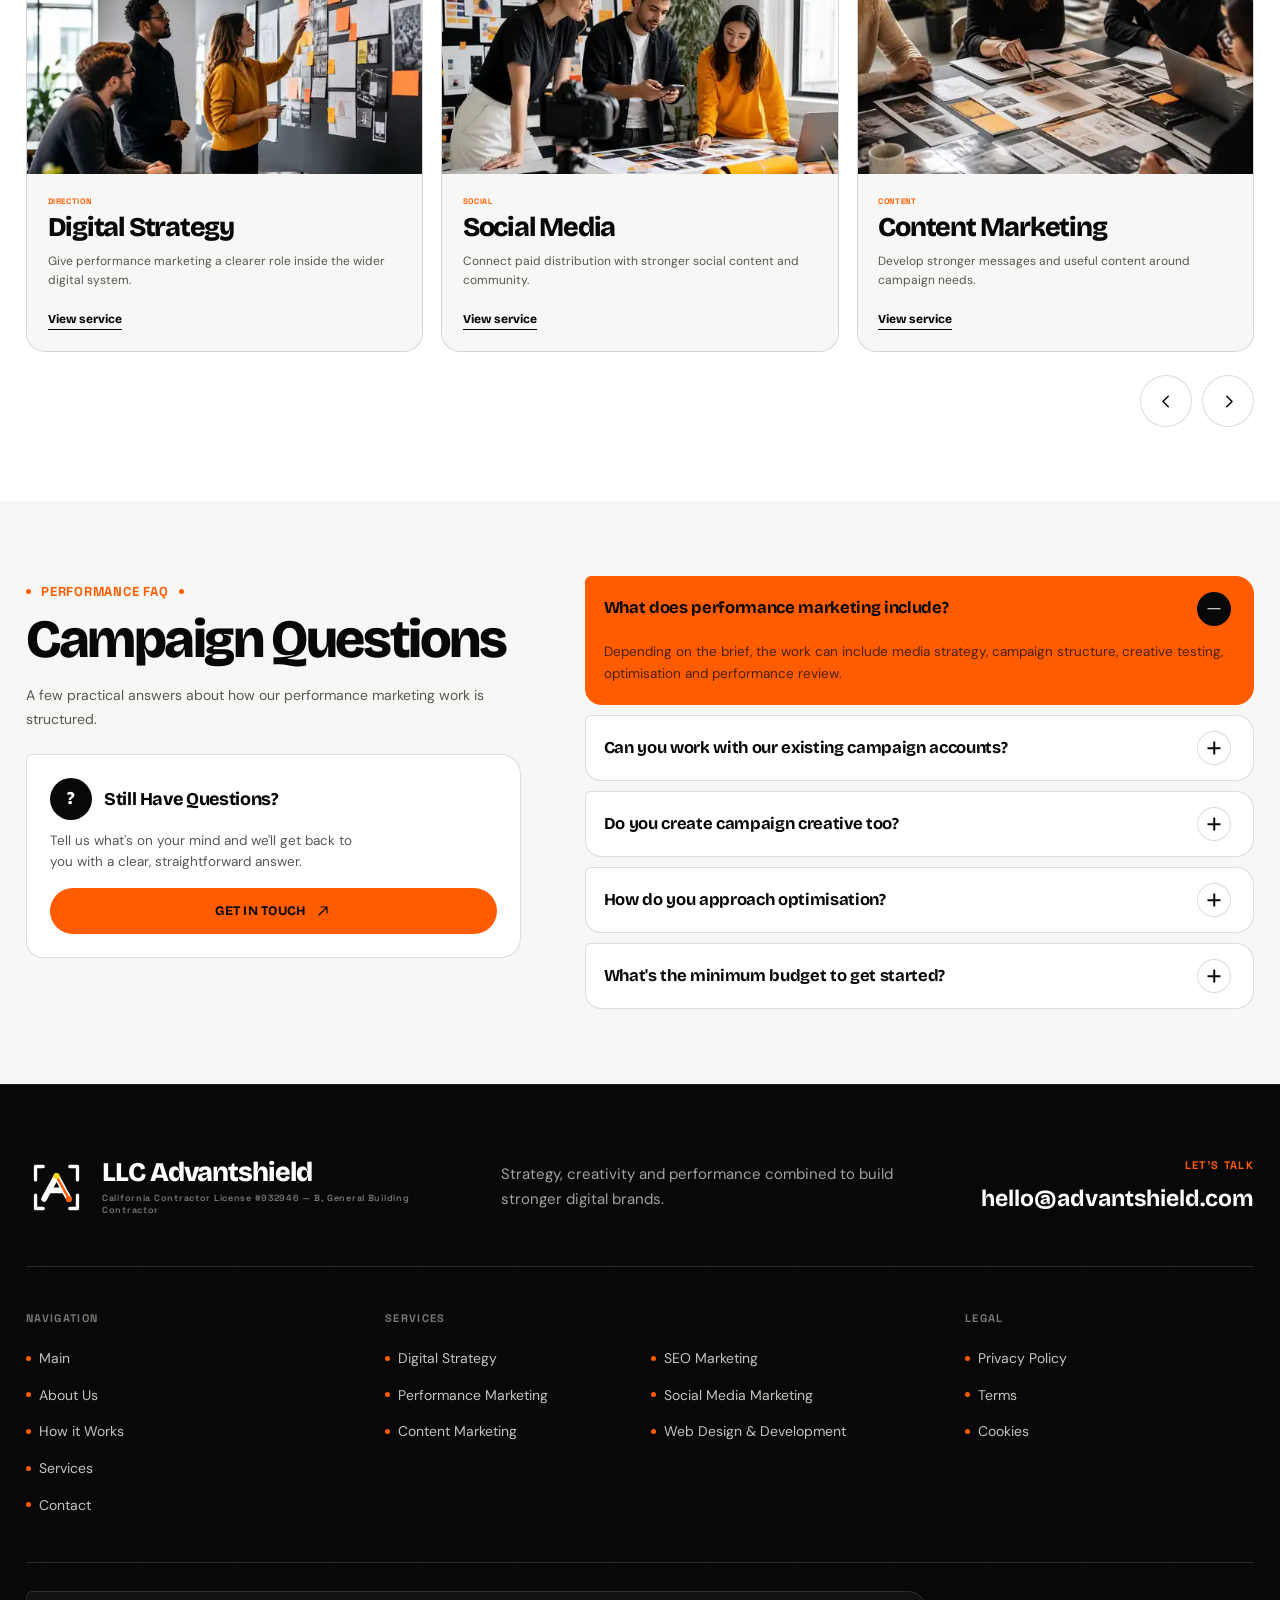
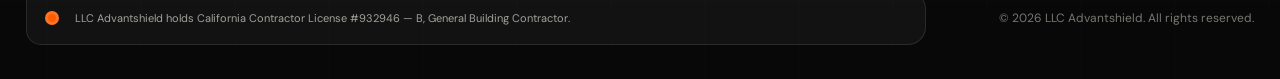
<file: performance-marketing.html>
<!DOCTYPE html>
<html lang="en">
<head>
    <meta charset="UTF-8">

    <meta
        name="viewport"
        content="width=device-width, initial-scale=1, viewport-fit=cover"
    >

    <meta
        name="description"
        content="Performance Marketing by LLC Advantshield — focused media strategy, campaign systems and continuous optimisation built around meaningful business outcomes."
    >

    <meta name="theme-color" content="#080808">

    <title>Performance Marketing | LLC Advantshield</title>

    <link
        rel="icon"
        type="image/svg+xml"
        href="assets/icons/favicon.svg"
        data-site-favicon
    >

    <!-- Fonts -->
    <link rel="preconnect" href="https://fonts.googleapis.com">
    <link rel="preconnect" href="https://fonts.gstatic.com" crossorigin>

    <link
        href="https://fonts.googleapis.com/css2?family=Bricolage+Grotesque:opsz,wght@12..96,400;12..96,500;12..96,600;12..96,700;12..96,800&family=DM+Sans:opsz,wght@9..40,400;9..40,500;9..40,600&family=Space+Grotesk:wght@400;500;600;700&display=swap"
        rel="stylesheet"
    >

    <!-- Vendor -->
    <link
        rel="stylesheet"
        href="assets/vendor/swiper-bundle.min.css"
    >

    <link
        rel="stylesheet"
        href="assets/vendor/aos.css"
    >

    <!-- Site -->
    <link
        rel="stylesheet"
        href="assets/css/global.css"
    >

    <link
        rel="stylesheet"
        href="assets/css/services.css"
    >
</head>

<body
    class="page page--service page--performance-marketing"
    data-page="performanceMarketing"
    data-service="performance-marketing"
>

    <!-- =====================================================
         CUSTOM CURSOR
    ====================================================== -->

    <div
        class="cursor"
        aria-hidden="true"
        data-cursor
    >
        <span class="cursor__dot"></span>
        <span class="cursor__follower"></span>
    </div>


    <!-- =====================================================
         HEADER
    ====================================================== -->

    <header
        class="site-header"
        data-header
    >
        <div class="site-header__shell">

            <a
                class="site-header__brand"
                href="index.html"
                aria-label="LLC Advantshield home"
            >
                <img
                    class="site-header__logo"
                    src="assets/icons/logo.svg"
                    alt=""
                    width="62"
                    height="62"
                    data-site-logo
                >

                <span class="site-header__brand-copy">

                    <strong
                        class="site-header__brand-name"
                        data-brand-name
                    >
                        LLC Advantshield
                    </strong>

                    <span
                        class="site-header__brand-tagline"
                        data-brand-tagline
                    >
                        California Contractor License #932946 — B, General Building Contractor
                    </span>

                </span>
            </a>


            <div class="site-header__content">

                <div class="site-header__top">

                    <a
                        class="site-header__email"
                        href="mailto:hello@advantshield.com"
                        data-site-email-link
                    >
                        <svg viewBox="0 0 24 24" aria-hidden="true">
                            <path
                                d="M3 5.75h18v12.5H3V5.75Zm1.5 1.5 7.5 5.4 7.5-5.4M4.5 17l5.5-5m9.5 5-5.5-5"
                                fill="none"
                                stroke="currentColor"
                                stroke-width="1.7"
                                stroke-linecap="round"
                                stroke-linejoin="round"
                            />
                        </svg>

                        <span data-site-email>
                            hello@advantshield.com
                        </span>
                    </a>

                    <span class="site-header__top-note">
                        Strategy · Creative · Performance
                    </span>

                </div>


                <div class="site-header__bottom">

                    <nav
                        class="site-nav"
                        aria-label="Primary navigation"
                    >
                        <ul
                            class="site-nav__list"
                            data-primary-nav
                        ></ul>
                    </nav>


                    <div class="site-header__actions">

                        <button
                            class="header-action header-action--search"
                            type="button"
                            aria-label="Open search"
                            aria-controls="site-search"
                            aria-expanded="false"
                            data-search-open
                        >
                            <svg viewBox="0 0 24 24" aria-hidden="true">
                                <circle
                                    cx="10.5"
                                    cy="10.5"
                                    r="5.8"
                                    fill="none"
                                    stroke="currentColor"
                                    stroke-width="2"
                                />

                                <path
                                    d="m15 15 5 5"
                                    fill="none"
                                    stroke="currentColor"
                                    stroke-width="2"
                                    stroke-linecap="round"
                                />
                            </svg>
                        </button>


                        <button
                            class="header-action header-action--burger"
                            type="button"
                            aria-label="Open menu"
                            aria-controls="burger-panel"
                            aria-expanded="false"
                            data-burger-open
                        >
                            <span></span>
                            <span></span>
                            <span></span>
                            <span></span>
                        </button>

                    </div>

                </div>

            </div>

        </div>
    </header>


    <!-- =====================================================
         BURGER
    ====================================================== -->

    <div
        class="burger-overlay"
        data-burger-overlay
        hidden
    ></div>


    <aside
        class="burger-panel"
        id="burger-panel"
        aria-hidden="true"
        aria-label="Website menu"
        data-burger-panel
    >

        <div class="burger-panel__header">

            <a
                class="burger-panel__brand"
                href="index.html"
            >
                <img
                    src="assets/icons/logo.svg"
                    alt=""
                    width="58"
                    height="58"
                    data-site-logo
                >

                <span>
                    <strong data-brand-name>
                        LLC Advantshield
                    </strong>

                    <small data-brand-tagline>
                        California Contractor License #932946 — B, General Building Contractor
                    </small>
                </span>
            </a>


            <button
                class="burger-panel__close"
                type="button"
                aria-label="Close menu"
                data-burger-close
            >
                <span></span>
                <span></span>
            </button>

        </div>


        <div class="burger-panel__body">

            <div class="burger-panel__intro">

                <p
                    class="burger-panel__text"
                    data-burger-description
                >
                    We create focused digital strategies,
                    distinctive experiences and measurable
                    marketing systems for ambitious brands.
                </p>


                <a
                    class="burger-panel__cta"
                    href="index.html#contact"
                    data-burger-cta
                >
                    <span>
                        Start a Project
                    </span>

                    <svg viewBox="0 0 24 24" aria-hidden="true">
                        <path
                            d="M6 18 18 6M9 6h9v9"
                            fill="none"
                            stroke="currentColor"
                            stroke-width="1.8"
                            stroke-linecap="round"
                            stroke-linejoin="round"
                        />
                    </svg>
                </a>

            </div>


            <nav
                class="burger-nav"
                aria-label="Expanded navigation"
            >
                <div data-burger-nav></div>
            </nav>


            <div class="burger-panel__contact">

                <h2 class="burger-panel__title">
                    Contact Info
                </h2>


                <div class="burger-panel__contact-list">

                    <div class="burger-panel__contact-item">

                        <svg viewBox="0 0 24 24" aria-hidden="true">
                            <path
                                d="M12 21s6-5.1 6-11a6 6 0 1 0-12 0c0 5.9 6 11 6 11Z"
                                fill="none"
                                stroke="currentColor"
                                stroke-width="1.7"
                            />

                            <circle
                                cx="12"
                                cy="10"
                                r="2.2"
                                fill="none"
                                stroke="currentColor"
                                stroke-width="1.7"
                            />
                        </svg>

                        <span data-site-address>
                            California Contractor License #932946 — B, General Building Contractor
                        </span>

                    </div>


                    <a
                        class="burger-panel__contact-item"
                        href="mailto:hello@advantshield.com"
                        data-site-email-link
                    >
                        <svg viewBox="0 0 24 24" aria-hidden="true">
                            <path
                                d="M3 5.75h18v12.5H3V5.75Zm1.5 1.5 7.5 5.4 7.5-5.4"
                                fill="none"
                                stroke="currentColor"
                                stroke-width="1.7"
                                stroke-linecap="round"
                                stroke-linejoin="round"
                            />
                        </svg>

                        <span data-site-email>
                            hello@advantshield.com
                        </span>
                    </a>

                </div>

            </div>

        </div>
    </aside>


    <!-- =====================================================
         SEARCH
    ====================================================== -->

    <div
        class="site-search"
        id="site-search"
        aria-hidden="true"
        data-search
    >

        <div
            class="site-search__backdrop"
            data-search-close
        ></div>


        <div
            class="site-search__dialog"
            role="dialog"
            aria-modal="true"
            aria-labelledby="search-title"
        >

            <div class="site-search__header">

                <div>
                    <span class="site-search__label">
                        Site Search
                    </span>

                    <h2
                        class="site-search__title"
                        id="search-title"
                    >
                        Find what you need
                    </h2>
                </div>


                <button
                    class="site-search__close"
                    type="button"
                    aria-label="Close search"
                    data-search-close
                >
                    <span></span>
                    <span></span>
                </button>

            </div>


            <label
                class="site-search__field"
                for="site-search-input"
            >

                <svg viewBox="0 0 24 24" aria-hidden="true">
                    <circle
                        cx="10.5"
                        cy="10.5"
                        r="5.8"
                        fill="none"
                        stroke="currentColor"
                        stroke-width="2"
                    />

                    <path
                        d="m15 15 5 5"
                        fill="none"
                        stroke="currentColor"
                        stroke-width="2"
                        stroke-linecap="round"
                    />
                </svg>

                <input
                    id="site-search-input"
                    type="search"
                    autocomplete="off"
                    placeholder="Search the website"
                    data-search-input
                >

            </label>


            <div
                class="site-search__results"
                aria-live="polite"
                data-search-results
            ></div>

        </div>
    </div>


    <!-- =====================================================
         LEFT STICKY NAV
    ====================================================== -->

    <nav
        class="section-dock"
        aria-label="Performance Marketing sections"
        data-section-dock
    >

        <a
            class="section-dock__item is-active"
            href="#service-home"
            aria-label="Performance Marketing"
            data-section-link="service-home"
        >
            <svg viewBox="0 0 24 24" aria-hidden="true">
                <path
                    d="M5 18V8m5 10V5m5 13v-7m4 7V7"
                    fill="none"
                    stroke="currentColor"
                    stroke-width="1.7"
                    stroke-linecap="round"
                />
            </svg>
        </a>


        <a
            class="section-dock__item"
            href="#overview"
            aria-label="Overview"
            data-section-link="overview"
        >
            <svg viewBox="0 0 24 24" aria-hidden="true">
                <circle
                    cx="12"
                    cy="12"
                    r="8"
                    fill="none"
                    stroke="currentColor"
                    stroke-width="1.7"
                />

                <path
                    d="m8 14 3-3 2 2 4-5"
                    fill="none"
                    stroke="currentColor"
                    stroke-width="1.7"
                    stroke-linecap="round"
                    stroke-linejoin="round"
                />
            </svg>
        </a>


        <a
            class="section-dock__item"
            href="#capabilities"
            aria-label="Capabilities"
            data-section-link="capabilities"
        >
            <svg viewBox="0 0 24 24" aria-hidden="true">
                <path
                    d="M5 5h14v14H5V5Zm4 10V9m3 6V7m3 8v-4"
                    fill="none"
                    stroke="currentColor"
                    stroke-width="1.7"
                    stroke-linecap="round"
                    stroke-linejoin="round"
                />
            </svg>
        </a>


        <a
            class="section-dock__item"
            href="#service-process"
            aria-label="Process"
            data-section-link="service-process"
        >
            <svg viewBox="0 0 24 24" aria-hidden="true">
                <circle
                    cx="7"
                    cy="7"
                    r="2.3"
                    fill="none"
                    stroke="currentColor"
                    stroke-width="1.7"
                />

                <circle
                    cx="17"
                    cy="17"
                    r="2.3"
                    fill="none"
                    stroke="currentColor"
                    stroke-width="1.7"
                />

                <path
                    d="m9 8.5 6 7"
                    fill="none"
                    stroke="currentColor"
                    stroke-width="1.7"
                />
            </svg>
        </a>


        <a
            class="section-dock__item"
            href="#service-faq"
            aria-label="FAQ"
            data-section-link="service-faq"
        >
            <svg viewBox="0 0 24 24" aria-hidden="true">
                <path
                    d="M5 5h14v10H9l-4 4V5Z"
                    fill="none"
                    stroke="currentColor"
                    stroke-width="1.7"
                    stroke-linejoin="round"
                />
            </svg>
        </a>
    </nav>


    <main>


        <!-- =================================================
             PERFORMANCE HERO
        ================================================== -->

        <section
            class="service-hero service-hero--performance"
            id="service-home"
            data-section="service-home"
        >

            <div
                class="service-hero__pattern"
                aria-hidden="true"
                data-service-hero-pattern
            >
                <span></span>
                <span></span>
                <span></span>
            </div>


            <div class="container">

                <div class="service-hero__layout">

                    <div class="service-hero__content">

                        <div class="service-hero__meta">

                            <span>
                                Media & Optimisation
                            </span>

                            <i aria-hidden="true"></i>

                            <span>
                                Growth Systems
                            </span>

                        </div>


                        <h1 class="service-hero__title">

                            <span class="service-hero__title-mask">
                                <span data-service-title-line>
                                    Performance
                                </span>
                            </span>

                            <span class="service-hero__title-mask">
                                <span
                                    class="service-hero__title-accent"
                                    data-service-title-line
                                >
                                    Marketing
                                </span>
                            </span>

                        </h1>


                        <div
                            class="service-hero__bottom"
                            data-service-hero-copy
                        >

                            <p>
                                Turn media, creative and optimisation
                                <br>
                                into one focused system built around
                                meaningful business outcomes.
                            </p>


                            <a
                                class="service-hero__cta"
                                href="#overview"
                            >
                                <span>
                                    Explore Performance
                                </span>

                                <svg viewBox="0 0 24 24" aria-hidden="true">
                                    <path
                                        d="M6 18 18 6M9 6h9v9"
                                        fill="none"
                                        stroke="currentColor"
                                        stroke-width="1.8"
                                        stroke-linecap="round"
                                        stroke-linejoin="round"
                                    />
                                </svg>
                            </a>

                        </div>

                    </div>


                    <div
                        class="service-hero__visual service-hero__visual--performance"
                        data-aos="fade-left"
                    >

                        <div
                            class="service-hero__media"
                            data-parallax-media
                        >
                            <img
                                src="assets/images/services/performance-marketing-hero.webp"
                                alt="Performance marketing team reviewing campaigns"
                                width="820"
                                height="960"
                            >
                        </div>


                        <div
                            class="performance-hero-board"
                            aria-hidden="true"
                        >

                            <div class="performance-hero-board__top">

                                <span>
                                    Campaign System
                                </span>

                                <i></i>

                            </div>


                            <div class="performance-hero-board__signal">

                                <span></span>
                                <span></span>
                                <span></span>
                                <span></span>
                                <span></span>

                            </div>


                            <div class="performance-hero-board__labels">

                                <span>
                                    Media
                                </span>

                                <span>
                                    Creative
                                </span>

                                <span>
                                    Learn
                                </span>

                            </div>

                        </div>


                        <div
                            class="service-hero__stamp"
                            aria-hidden="true"
                        >
                            <strong>
                                PM
                            </strong>
                        </div>

                    </div>

                </div>

            </div>


            <div class="service-marquee">

                <div class="service-marquee__track">

                    <div class="service-marquee__group">
                        <span>MEDIA</span>
                        <i></i>
                        <span>CREATIVE</span>
                        <i></i>
                        <span>TESTING</span>
                        <i></i>
                        <span>OPTIMISATION</span>
                        <i></i>
                        <span>GROWTH</span>
                        <i></i>
                    </div>

                    <div
                        class="service-marquee__group"
                        aria-hidden="true"
                    >
                        <span>MEDIA</span>
                        <i></i>
                        <span>CREATIVE</span>
                        <i></i>
                        <span>TESTING</span>
                        <i></i>
                        <span>OPTIMISATION</span>
                        <i></i>
                        <span>GROWTH</span>
                        <i></i>
                    </div>

                </div>

            </div>

        </section>


        <!-- =================================================
             INTRO BAR
        ================================================== -->

        <section
            class="service-intro"
            id="overview"
            data-section="overview"
        >

            <div class="container">

                <div
                    class="service-intro-bar service-intro-bar--performance"
                    data-aos="fade-up"
                >

                    <div class="service-intro-bar__lead">

                        <span class="section-label">
                            Performance Thinking
                        </span>

                        <h2>
                            Make Every Move Count
                        </h2>

                    </div>


                    <div class="service-intro-bar__copy">

                        <p>
                            Strong performance marketing connects
                            audience, message, media and learning
                            instead of optimising each part in isolation.
                        </p>

                    </div>


                    <div
                        class="service-intro-bar__visual"
                        aria-hidden="true"
                    >
                        <span></span>
                        <span></span>
                        <span></span>
                    </div>

                </div>

            </div>
        </section>



        <!-- =================================================
             CAPABILITIES
        ================================================== -->

        <section
            class="section service-capabilities service-capabilities--performance"
            id="capabilities"
            data-section="capabilities"
        >

            <div
                class="service-capabilities__pattern"
                aria-hidden="true"
            ></div>


            <div class="container">

                <div
                    class="section-heading section-heading--split"
                    data-aos="fade-up"
                >

                    <div>

                        <span class="section-label">
                            Performance Capabilities
                        </span>

                        <h2 class="section-title">
                            Built To Keep Learning
                        </h2>

                    </div>


                    <p>
                        Campaigns are designed as connected systems
                        that can be reviewed, refined and improved
                        without losing strategic clarity.
                    </p>

                </div>


                <div
                    class="swiper service-capabilities-swiper"
                    data-aos="fade-up"
                    data-aos-delay="70"
                >

                    <div class="swiper-wrapper">


                        <article class="swiper-slide capability-card">

                            <div class="capability-card__top">

                                <span class="capability-card__symbol">
                                    <i></i>
                                </span>

                                <span class="capability-card__tag">
                                    Planning
                                </span>

                            </div>

                            <h3>
                                Media Strategy
                            </h3>

                            <p>
                                Define where paid media belongs,
                                who it should reach and what role
                                each channel should play.
                            </p>

                            <div class="capability-card__footer">
                                Audience · Channel · Direction
                            </div>

                        </article>


                        <article class="swiper-slide capability-card">

                            <div class="capability-card__top">

                                <span class="capability-card__symbol">
                                    <i></i>
                                </span>

                                <span class="capability-card__tag">
                                    Campaign
                                </span>

                            </div>

                            <h3>
                                Campaign Build
                            </h3>

                            <p>
                                Structure campaigns around clear
                                objectives, audiences and useful
                                decision points.
                            </p>

                            <div class="capability-card__footer">
                                Structure · Setup · Delivery
                            </div>

                        </article>


                        <article class="swiper-slide capability-card">

                            <div class="capability-card__top">

                                <span class="capability-card__symbol">
                                    <i></i>
                                </span>

                                <span class="capability-card__tag">
                                    Creative
                                </span>

                            </div>

                            <h3>
                                Creative Testing
                            </h3>

                            <p>
                                Develop and compare creative directions
                                to understand what communicates more
                                effectively.
                            </p>

                            <div class="capability-card__footer">
                                Message · Format · Learning
                            </div>

                        </article>


                        <article class="swiper-slide capability-card">

                            <div class="capability-card__top">

                                <span class="capability-card__symbol">
                                    <i></i>
                                </span>

                                <span class="capability-card__tag">
                                    Improve
                                </span>

                            </div>

                            <h3>
                                Optimisation
                            </h3>

                            <p>
                                Use meaningful campaign signals
                                to refine targeting, delivery and
                                creative priorities.
                            </p>

                            <div class="capability-card__footer">
                                Review · Refine · Improve
                            </div>

                        </article>


                        <article class="swiper-slide capability-card">

                            <div class="capability-card__top">

                                <span class="capability-card__symbol">
                                    <i></i>
                                </span>

                                <span class="capability-card__tag">
                                    Insight
                                </span>

                            </div>

                            <h3>
                                Performance Review
                            </h3>

                            <p>
                                Turn campaign data into clearer
                                decisions rather than disconnected
                                reporting.
                            </p>

                            <div class="capability-card__footer">
                                Signals · Insight · Action
                            </div>

                        </article>

                    </div>

                </div>


                <div class="service-capabilities__controls">

                    <button
                        class="slider-control service-capabilities-prev"
                        type="button"
                        aria-label="Previous performance capabilities"
                    >
                        <svg viewBox="0 0 24 24" aria-hidden="true">
                            <path
                                d="m14 6-6 6 6 6"
                                fill="none"
                                stroke="currentColor"
                                stroke-width="1.8"
                                stroke-linecap="round"
                                stroke-linejoin="round"
                            />
                        </svg>
                    </button>


                    <div
                        class="slider-progress service-capabilities-progress"
                    ></div>


                    <button
                        class="slider-control service-capabilities-next"
                        type="button"
                        aria-label="Next performance capabilities"
                    >
                        <svg viewBox="0 0 24 24" aria-hidden="true">
                            <path
                                d="m10 6 6 6-6 6"
                                fill="none"
                                stroke="currentColor"
                                stroke-width="1.8"
                                stroke-linecap="round"
                                stroke-linejoin="round"
                            />
                        </svg>
                    </button>

                </div>

            </div>
        </section>


        <!-- =================================================
             WAYS TO ENGAGE
        ================================================== -->

        <section class="section sync-panel">

            <div class="container">

                <div
                    class="sync-panel__layout"
                    data-sync-panel
                >

                    <div
                        class="sync-panel__visual"
                        data-aos="fade-up"
                    >
                        <span class="section-label">
                            Ways We Engage
                        </span>

                        <h2 class="sync-panel__title">
                            Media Built Around Your Goals
                        </h2>

                        <div
                            class="swiper sync-panel-swiper"
                            data-sync-swiper
                        >
                            <div class="swiper-wrapper">

                        <article
                            class="swiper-slide sync-panel-slide"
                            data-slide-label="Campaign Launch"
                        >
                            <div class="sync-panel-slide__media">
                                <img
                                    src="assets/images/services/performance-marketing-engage-1.webp"
                                    alt="Campaign Launch"
                                    width="192"
                                    height="192"
                                    loading="lazy"
                                >
                            </div>

                            <p class="sync-panel-slide__text">
                                A new channel or offer taken from concept to live campaign.
                            </p>
                        </article>

                        <article
                            class="swiper-slide sync-panel-slide"
                            data-slide-label="Always-On Management"
                        >
                            <div class="sync-panel-slide__media">
                                <img
                                    src="assets/images/services/performance-marketing-engage-2.webp"
                                    alt="Always-On Management"
                                    width="192"
                                    height="192"
                                    loading="lazy"
                                >
                            </div>

                            <p class="sync-panel-slide__text">
                                Ongoing budget, bidding and creative management across live channels.
                            </p>
                        </article>

                        <article
                            class="swiper-slide sync-panel-slide"
                            data-slide-label="Account Audit &amp; Reset"
                        >
                            <div class="sync-panel-slide__media">
                                <img
                                    src="assets/images/services/performance-marketing-engage-3.webp"
                                    alt="Account Audit &amp; Reset"
                                    width="192"
                                    height="192"
                                    loading="lazy"
                                >
                            </div>

                            <p class="sync-panel-slide__text">
                                A full teardown of an underperforming account, rebuilt around results.
                            </p>
                        </article>

                            </div>
                        </div>


                        <div class="sync-panel__meta">

                            <span
                                class="sync-panel__meta-label"
                                data-sync-label
                            >
                                Campaign Launch
                            </span>

                            <div class="sync-panel__nav">

                                <button
                                    class="slider-control sync-panel__nav-btn"
                                    type="button"
                                    data-sync-prev
                                    aria-label="Previous"
                                >
                                    <svg viewBox="0 0 24 24" aria-hidden="true">
                                        <path
                                            d="m14 6-6 6 6 6"
                                            fill="none"
                                            stroke="currentColor"
                                            stroke-width="1.8"
                                            stroke-linecap="round"
                                            stroke-linejoin="round"
                                        />
                                    </svg>
                                </button>

                                <div
                                    class="slider-progress sync-panel__progress-bar"
                                    data-sync-progress
                                ></div>

                                <span class="sync-panel__count">
                                    <span data-sync-current>01</span>
                                    /
                                    <span data-sync-total>03</span>
                                </span>

                                <button
                                    class="slider-control sync-panel__nav-btn"
                                    type="button"
                                    data-sync-next
                                    aria-label="Next"
                                >
                                    <svg viewBox="0 0 24 24" aria-hidden="true">
                                        <path
                                            d="m10 6 6 6-6 6"
                                            fill="none"
                                            stroke="currentColor"
                                            stroke-width="1.8"
                                            stroke-linecap="round"
                                            stroke-linejoin="round"
                                        />
                                    </svg>
                                </button>

                            </div>

                        </div>

                    </div>


                    <div
                        class="sync-panel__accordion"
                        role="list"
                        data-aos="fade-up"
                        data-aos-delay="90"
                    >

                        <div
                            class="sync-panel-item is-open"
                            data-sync-item
                        >
                            <button
                                class="sync-panel-item__trigger"
                                type="button"
                                aria-expanded="true"
                            >
                                <span class="sync-panel-item__index">
                                    01
                                </span>

                                <span class="sync-panel-item__label">
                                    Campaign Launch
                                </span>

                                <span
                                    class="sync-panel-item__icon"
                                    aria-hidden="true"
                                >
                                    <svg viewBox="0 0 24 24" aria-hidden="true">
                                        <path
                                            d="M5 12h14"
                                            fill="none"
                                            stroke="currentColor"
                                            stroke-width="1.8"
                                            stroke-linecap="round"
                                        />
                                        <path
                                            class="sync-panel-item__icon-v"
                                            d="M12 5v14"
                                            fill="none"
                                            stroke="currentColor"
                                            stroke-width="1.8"
                                            stroke-linecap="round"
                                        />
                                    </svg>
                                </span>
                            </button>

                            <div class="sync-panel-item__panel">
                                <p>
                                    A new channel, market or offer taken from concept to a fully live, tracked campaign, fast.
                                </p>
                            </div>
                        </div>

                        <div
                            class="sync-panel-item"
                            data-sync-item
                        >
                            <button
                                class="sync-panel-item__trigger"
                                type="button"
                                aria-expanded="false"
                            >
                                <span class="sync-panel-item__index">
                                    02
                                </span>

                                <span class="sync-panel-item__label">
                                    Always-On Management
                                </span>

                                <span
                                    class="sync-panel-item__icon"
                                    aria-hidden="true"
                                >
                                    <svg viewBox="0 0 24 24" aria-hidden="true">
                                        <path
                                            d="M5 12h14"
                                            fill="none"
                                            stroke="currentColor"
                                            stroke-width="1.8"
                                            stroke-linecap="round"
                                        />
                                        <path
                                            class="sync-panel-item__icon-v"
                                            d="M12 5v14"
                                            fill="none"
                                            stroke="currentColor"
                                            stroke-width="1.8"
                                            stroke-linecap="round"
                                        />
                                    </svg>
                                </span>
                            </button>

                            <div class="sync-panel-item__panel">
                                <p>
                                    Day-to-day budget, bidding and creative management across every active channel, adjusted continuously as performance shifts.
                                </p>
                            </div>
                        </div>

                        <div
                            class="sync-panel-item"
                            data-sync-item
                        >
                            <button
                                class="sync-panel-item__trigger"
                                type="button"
                                aria-expanded="false"
                            >
                                <span class="sync-panel-item__index">
                                    03
                                </span>

                                <span class="sync-panel-item__label">
                                    Account Audit &amp; Reset
                                </span>

                                <span
                                    class="sync-panel-item__icon"
                                    aria-hidden="true"
                                >
                                    <svg viewBox="0 0 24 24" aria-hidden="true">
                                        <path
                                            d="M5 12h14"
                                            fill="none"
                                            stroke="currentColor"
                                            stroke-width="1.8"
                                            stroke-linecap="round"
                                        />
                                        <path
                                            class="sync-panel-item__icon-v"
                                            d="M12 5v14"
                                            fill="none"
                                            stroke="currentColor"
                                            stroke-width="1.8"
                                            stroke-linecap="round"
                                        />
                                    </svg>
                                </span>
                            </button>

                            <div class="sync-panel-item__panel">
                                <p>
                                    A full teardown of an underperforming account — structure, targeting and creative rebuilt around what actually converts.
                                </p>
                            </div>
                        </div>

                    </div>

                </div>

            </div>
        </section>


        <!-- =================================================
             CHANNEL FLOW
        ================================================== -->

        <section class="section performance-flow">

            <div class="container">

                <div
                    class="section-heading section-heading--center"
                    data-aos="fade-up"
                >

                    <span class="section-label">
                        Campaign Flow
                    </span>

                    <h2 class="section-title">
                        Different Channels. One Direction.
                    </h2>

                    <p>
                        Media choices should support the journey,
                        not compete with each other for attention.
                    </p>

                </div>


                <div
                    class="performance-flow__shell"
                    data-aos="fade-up"
                    data-aos-delay="70"
                >

                    <article class="performance-flow__card">

                        <span class="performance-flow__icon">
                            <svg viewBox="0 0 24 24" aria-hidden="true">
                                <circle
                                    cx="10.5"
                                    cy="10.5"
                                    r="5.5"
                                    fill="none"
                                    stroke="currentColor"
                                    stroke-width="1.7"
                                />

                                <path
                                    d="m15 15 4.5 4.5"
                                    fill="none"
                                    stroke="currentColor"
                                    stroke-width="1.7"
                                    stroke-linecap="round"
                                />
                            </svg>
                        </span>

                        <small>
                            Intent
                        </small>

                        <h3>
                            Search
                        </h3>

                        <p>
                            Capture active demand when people are
                            already looking for a solution.
                        </p>

                    </article>


                    <span
                        class="performance-flow__link"
                        aria-hidden="true"
                    ></span>


                    <article class="performance-flow__card">

                        <span class="performance-flow__icon">
                            <svg viewBox="0 0 24 24" aria-hidden="true">
                                <circle
                                    cx="12"
                                    cy="12"
                                    r="7"
                                    fill="none"
                                    stroke="currentColor"
                                    stroke-width="1.7"
                                />

                                <path
                                    d="M5 12h14M12 5c2 2 3 4.4 3 7s-1 5-3 7m0-14c-2 2-3 4.4-3 7s1 5 3 7"
                                    fill="none"
                                    stroke="currentColor"
                                    stroke-width="1.5"
                                />
                            </svg>
                        </span>

                        <small>
                            Discovery
                        </small>

                        <h3>
                            Social
                        </h3>

                        <p>
                            Create attention around relevant ideas,
                            products and brand stories.
                        </p>

                    </article>


                    <span
                        class="performance-flow__link"
                        aria-hidden="true"
                    ></span>


                    <article class="performance-flow__card">

                        <span class="performance-flow__icon">
                            <svg viewBox="0 0 24 24" aria-hidden="true">
                                <path
                                    d="M5 6h14v12H5V6Zm3 3h8M8 12h5M8 15h7"
                                    fill="none"
                                    stroke="currentColor"
                                    stroke-width="1.7"
                                    stroke-linecap="round"
                                    stroke-linejoin="round"
                                />
                            </svg>
                        </span>

                        <small>
                            Relevance
                        </small>

                        <h3>
                            Content
                        </h3>

                        <p>
                            Give audiences useful reasons to stay,
                            understand and continue the journey.
                        </p>

                    </article>


                    <span
                        class="performance-flow__link"
                        aria-hidden="true"
                    ></span>


                    <article class="performance-flow__card">

                        <span class="performance-flow__icon">
                            <svg viewBox="0 0 24 24" aria-hidden="true">
                                <path
                                    d="M6 18V9m4 9V5m4 13v-6m4 6V7"
                                    fill="none"
                                    stroke="currentColor"
                                    stroke-width="1.7"
                                    stroke-linecap="round"
                                />
                            </svg>
                        </span>

                        <small>
                            Learning
                        </small>

                        <h3>
                            Optimise
                        </h3>

                        <p>
                            Use meaningful signals to improve the
                            next campaign decision.
                        </p>

                    </article>

                </div>

            </div>
        </section>


        <!-- =================================================
             PROCESS
        ================================================== -->

        <section
            class="section service-process"
            id="service-process"
            data-section="service-process"
        >

            <div class="container">

                <div
                    class="section-heading section-heading--center"
                    data-aos="fade-up"
                >

                    <span class="section-label">
                        Performance Process
                    </span>

                    <h2 class="section-title">
                        Plan. Launch. Learn. Improve.
                    </h2>

                    <p>
                        A clear workflow keeps campaigns active
                        without making the process chaotic.
                    </p>

                </div>


                <div
                    class="service-process__track"
                    data-aos="fade-up"
                    data-aos-delay="70"
                >

                    <article class="service-process-card">

                        <span class="service-process-card__mark">
                            Direction
                        </span>

                        <div class="service-process-card__symbol">
                            <span></span>
                        </div>

                        <h3>
                            Plan
                        </h3>

                        <p>
                            Define audiences, priorities, media roles
                            and the campaign idea.
                        </p>

                    </article>


                    <article class="service-process-card">

                        <span class="service-process-card__mark">
                            Delivery
                        </span>

                        <div class="service-process-card__symbol">
                            <span></span>
                        </div>

                        <h3>
                            Launch
                        </h3>

                        <p>
                            Build a clear campaign structure and
                            coordinate media with creative.
                        </p>

                    </article>


                    <article class="service-process-card">

                        <span class="service-process-card__mark">
                            Insight
                        </span>

                        <div class="service-process-card__symbol">
                            <span></span>
                        </div>

                        <h3>
                            Learn
                        </h3>

                        <p>
                            Understand which signals matter and what
                            they reveal about audiences and messages.
                        </p>

                    </article>


                    <article class="service-process-card">

                        <span class="service-process-card__mark">
                            Evolution
                        </span>

                        <div class="service-process-card__symbol">
                            <span></span>
                        </div>

                        <h3>
                            Improve
                        </h3>

                        <p>
                            Refine the campaign without losing the
                            strategic direction behind it.
                        </p>

                    </article>

                </div>

            </div>
        </section>


        <!-- =================================================
             HIGHLIGHTS
        ================================================== -->

        <section
            class="section service-highlights"
            id="highlights"
            data-section="highlights"
            data-highlights
        >

            <div class="container">

                <div
                    class="section-heading section-heading--center"
                    data-aos="fade-up"
                >

                    <span class="section-label">
                        Media Highlights
                    </span>

                    <h2 class="section-title">
                        Every Channel At Work
                    </h2>

                </div>


                <div
                    class="service-highlights__row"
                    data-aos="fade-up"
                    data-aos-delay="70"
                >

                    <div class="service-highlights__visual">

                        <div
                            class="service-highlights__photo"
                            data-highlights-photo
                        >
                            <img
                                data-highlights-img
                                src="assets/images/services/performance-marketing-highlight-1.webp"
                                alt="Paid Search"
                                width="820"
                                height="960"
                                loading="lazy"
                            >
                        </div>


                        <div
                            class="service-highlights__caption"
                            data-highlights-caption
                        >

                            <span
                                class="service-highlights__index"
                                data-highlights-index
                            >
                                01
                            </span>

                            <div class="service-highlights__caption-text">

                                <h3 data-highlights-heading>
                                    Paid Search
                                </h3>

                                <p data-highlights-desc>
                                    Capturing demand the moment someone starts looking.
                                </p>

                            </div>

                        </div>

                    </div>


                    <div
                        class="service-highlights__cards"
                        role="list"
                    >

                        <button
                            class="service-highlights__card is-active"
                            type="button"
                            data-highlights-card
                            data-index="0"
                            aria-label="View Paid Search"
                        >

                            <span class="service-highlights__card-media">
                                <img
                                    src="assets/images/services/performance-marketing-highlight-1.webp"
                                    alt=""
                                    width="220"
                                    height="520"
                                    loading="lazy"
                                >
                            </span>

                            <span
                                class="service-highlights__card-btn"
                                aria-hidden="true"
                            >
                                <svg viewBox="0 0 24 24" aria-hidden="true">
                                    <path
                                        d="M12 5v14M5 12h14"
                                        fill="none"
                                        stroke="currentColor"
                                        stroke-width="1.8"
                                        stroke-linecap="round"
                                    />
                                </svg>
                            </span>

                        </button>

                        <button
                            class="service-highlights__card"
                            type="button"
                            data-highlights-card
                            data-index="1"
                            aria-label="View Paid Social"
                        >

                            <span class="service-highlights__card-media">
                                <img
                                    src="assets/images/services/performance-marketing-highlight-2.webp"
                                    alt=""
                                    width="220"
                                    height="520"
                                    loading="lazy"
                                >
                            </span>

                            <span
                                class="service-highlights__card-btn"
                                aria-hidden="true"
                            >
                                <svg viewBox="0 0 24 24" aria-hidden="true">
                                    <path
                                        d="M12 5v14M5 12h14"
                                        fill="none"
                                        stroke="currentColor"
                                        stroke-width="1.8"
                                        stroke-linecap="round"
                                    />
                                </svg>
                            </span>

                        </button>

                        <button
                            class="service-highlights__card"
                            type="button"
                            data-highlights-card
                            data-index="2"
                            aria-label="View Programmatic &amp; Display"
                        >

                            <span class="service-highlights__card-media">
                                <img
                                    src="assets/images/services/performance-marketing-highlight-3.webp"
                                    alt=""
                                    width="220"
                                    height="520"
                                    loading="lazy"
                                >
                            </span>

                            <span
                                class="service-highlights__card-btn"
                                aria-hidden="true"
                            >
                                <svg viewBox="0 0 24 24" aria-hidden="true">
                                    <path
                                        d="M12 5v14M5 12h14"
                                        fill="none"
                                        stroke="currentColor"
                                        stroke-width="1.8"
                                        stroke-linecap="round"
                                    />
                                </svg>
                            </span>

                        </button>

                        <button
                            class="service-highlights__card"
                            type="button"
                            data-highlights-card
                            data-index="3"
                            aria-label="View Creative Testing"
                        >

                            <span class="service-highlights__card-media">
                                <img
                                    src="assets/images/services/performance-marketing-highlight-4.webp"
                                    alt=""
                                    width="220"
                                    height="520"
                                    loading="lazy"
                                >
                            </span>

                            <span
                                class="service-highlights__card-btn"
                                aria-hidden="true"
                            >
                                <svg viewBox="0 0 24 24" aria-hidden="true">
                                    <path
                                        d="M12 5v14M5 12h14"
                                        fill="none"
                                        stroke="currentColor"
                                        stroke-width="1.8"
                                        stroke-linecap="round"
                                    />
                                </svg>
                            </span>

                        </button>

                    </div>


                    <div
                        class="service-highlights__list"
                        role="list"
                        data-highlights-list
                    >

                        <button
                            class="service-highlights__item is-active"
                            type="button"
                            data-highlights-item
                            data-index="0"
                            data-image="assets/images/services/performance-marketing-highlight-1.webp"
                            data-heading="Paid Search"
                            data-desc="Capturing demand the moment someone starts looking."
                            aria-current="true"
                        >
                            <span class="service-highlights__item-bar" aria-hidden="true"></span>
                            <span class="service-highlights__item-label">Paid Search</span>
                        </button>

                        <button
                            class="service-highlights__item"
                            type="button"
                            data-highlights-item
                            data-index="1"
                            data-image="assets/images/services/performance-marketing-highlight-2.webp"
                            data-heading="Paid Social"
                            data-desc="Scroll-stopping campaigns placed exactly where attention lives."
                            aria-current="false"
                        >
                            <span class="service-highlights__item-bar" aria-hidden="true"></span>
                            <span class="service-highlights__item-label">Paid Social</span>
                        </button>

                        <button
                            class="service-highlights__item"
                            type="button"
                            data-highlights-item
                            data-index="2"
                            data-image="assets/images/services/performance-marketing-highlight-3.webp"
                            data-heading="Programmatic &amp; Display"
                            data-desc="Precision targeting across the open web, without the waste."
                            aria-current="false"
                        >
                            <span class="service-highlights__item-bar" aria-hidden="true"></span>
                            <span class="service-highlights__item-label">Programmatic &amp; Display</span>
                        </button>

                        <button
                            class="service-highlights__item"
                            type="button"
                            data-highlights-item
                            data-index="3"
                            data-image="assets/images/services/performance-marketing-highlight-4.webp"
                            data-heading="Creative Testing"
                            data-desc="Constant experiments that find what actually converts."
                            aria-current="false"
                        >
                            <span class="service-highlights__item-bar" aria-hidden="true"></span>
                            <span class="service-highlights__item-label">Creative Testing</span>
                        </button>

                        <button
                            class="service-highlights__item"
                            type="button"
                            data-highlights-item
                            data-index="4"
                            data-image="assets/images/services/performance-marketing-highlight-5.webp"
                            data-heading="Conversion Tracking"
                            data-desc="Every click followed through to the result that matters."
                            aria-current="false"
                        >
                            <span class="service-highlights__item-bar" aria-hidden="true"></span>
                            <span class="service-highlights__item-label">Conversion Tracking</span>
                        </button>

                        <button
                            class="service-highlights__item"
                            type="button"
                            data-highlights-item
                            data-index="5"
                            data-image="assets/images/services/performance-marketing-highlight-6.webp"
                            data-heading="Budget Optimisation"
                            data-desc="Spend shifted in real time toward what performs best."
                            aria-current="false"
                        >
                            <span class="service-highlights__item-bar" aria-hidden="true"></span>
                            <span class="service-highlights__item-label">Budget Optimisation</span>
                        </button>

                    </div>

                </div>

            </div>
        </section>


        <!-- =================================================
             PARALLAX FEATURE
        ================================================== -->

        <section class="service-feature service-feature--performance">

            <div
                class="service-feature__media"
                data-service-parallax
            >
                <img
                    src="assets/images/services/performance-marketing-feature.webp"
                    alt="Team working on a digital performance campaign"
                    width="1920"
                    height="1100"
                    loading="lazy"
                >
            </div>


            <div class="container">

                <div
                    class="service-feature__card"
                    data-aos="fade-up"
                >

                    <span class="section-label">
                        Performance With Purpose
                    </span>

                    <h2>
                        Optimise The System, Not Just The Ad.
                    </h2>

                    <p>
                        Better performance comes from improving how
                        strategy, creative, media and learning work
                        together.
                    </p>


                    <a href="mailto:hello@advantshield.com" data-site-email-link>

                        <span>
                            Discuss Performance
                        </span>

                        <svg viewBox="0 0 24 24" aria-hidden="true">
                            <path
                                d="M6 18 18 6M9 6h9v9"
                                fill="none"
                                stroke="currentColor"
                                stroke-width="1.8"
                                stroke-linecap="round"
                                stroke-linejoin="round"
                            />
                        </svg>

                    </a>

                </div>

            </div>
        </section>


        <!-- =================================================
             RELATED SERVICES
        ================================================== -->

        <section class="section related-services">

            <div class="container">

                <div
                    class="section-heading section-heading--split"
                    data-aos="fade-up"
                >

                    <div>

                        <span class="section-label">
                            Connected Expertise
                        </span>

                        <h2 class="section-title">
                            Performance Needs Context
                        </h2>

                    </div>


                    <p>
                        Connect campaign delivery with sharper
                        strategy, stronger content and better
                        digital experiences.
                    </p>

                </div>


                <div
                    class="swiper related-services-swiper"
                    data-aos="fade-up"
                    data-aos-delay="70"
                >

                    <div class="swiper-wrapper">


                        <article class="swiper-slide related-service-card">

                            <div class="related-service-card__media">
                                <img
                                    src="assets/images/services/digital-strategy.webp"
                                    alt="Digital Strategy"
                                    width="700"
                                    height="480"
                                    loading="lazy"
                                >
                            </div>

                            <div class="related-service-card__body">

                                <span>
                                    Direction
                                </span>

                                <h3>
                                    Digital Strategy
                                </h3>

                                <p>
                                    Give performance marketing a clearer
                                    role inside the wider digital system.
                                </p>

                                <a href="digital-strategy.html">
                                    View service
                                </a>

                            </div>

                        </article>


                        <article class="swiper-slide related-service-card">

                            <div class="related-service-card__media">
                                <img
                                    src="assets/images/services/social-media.webp"
                                    alt="Social Media Marketing"
                                    width="700"
                                    height="480"
                                    loading="lazy"
                                >
                            </div>

                            <div class="related-service-card__body">

                                <span>
                                    Social
                                </span>

                                <h3>
                                    Social Media
                                </h3>

                                <p>
                                    Connect paid distribution with
                                    stronger social content and community.
                                </p>

                                <a href="social-media-marketing.html">
                                    View service
                                </a>

                            </div>

                        </article>


                        <article class="swiper-slide related-service-card">

                            <div class="related-service-card__media">
                                <img
                                    src="assets/images/services/content-marketing.webp"
                                    alt="Content Marketing"
                                    width="700"
                                    height="480"
                                    loading="lazy"
                                >
                            </div>

                            <div class="related-service-card__body">

                                <span>
                                    Content
                                </span>

                                <h3>
                                    Content Marketing
                                </h3>

                                <p>
                                    Develop stronger messages and
                                    useful content around campaign needs.
                                </p>

                                <a href="content-marketing.html">
                                    View service
                                </a>

                            </div>

                        </article>


                        <article class="swiper-slide related-service-card">

                            <div class="related-service-card__media">
                                <img
                                    src="assets/images/services/web-design.webp"
                                    alt="Web Design and Development"
                                    width="700"
                                    height="480"
                                    loading="lazy"
                                >
                            </div>

                            <div class="related-service-card__body">

                                <span>
                                    Experience
                                </span>

                                <h3>
                                    Web Design
                                </h3>

                                <p>
                                    Improve the digital experience
                                    audiences reach after the campaign.
                                </p>

                                <a href="web-design.html">
                                    View service
                                </a>

                            </div>

                        </article>

                    </div>

                </div>


                <div class="related-services__controls">

                    <button
                        class="slider-control related-services-prev"
                        type="button"
                        aria-label="Previous related services"
                    >
                        <svg viewBox="0 0 24 24" aria-hidden="true">
                            <path
                                d="m14 6-6 6 6 6"
                                fill="none"
                                stroke="currentColor"
                                stroke-width="1.8"
                                stroke-linecap="round"
                                stroke-linejoin="round"
                            />
                        </svg>
                    </button>


                    <button
                        class="slider-control related-services-next"
                        type="button"
                        aria-label="Next related services"
                    >
                        <svg viewBox="0 0 24 24" aria-hidden="true">
                            <path
                                d="m10 6 6 6-6 6"
                                fill="none"
                                stroke="currentColor"
                                stroke-width="1.8"
                                stroke-linecap="round"
                                stroke-linejoin="round"
                            />
                        </svg>
                    </button>

                </div>

            </div>
        </section>


        <!-- =================================================
             FAQ
        ================================================== -->

        <section
            class="section service-faq service-faq--performance"
            id="service-faq"
            data-section="service-faq"
        >

            <div class="container">

                <div class="service-faq__layout">

                    <div
                        class="service-faq__intro"
                        data-aos="fade-right"
                    >

                        <span class="section-label">
                            Performance FAQ
                        </span>

                        <h2 class="section-title">
                            Campaign Questions
                        </h2>

                        <p>
                            A few practical answers about how our
                            performance marketing work is structured.
                        </p>


                        <div class="service-faq__cta">

                            <div class="service-faq__cta-head">
                                <span
                                    class="service-faq__cta-icon"
                                    aria-hidden="true"
                                >
                                    ?
                                </span>

                                <h3>
                                    Still Have Questions?
                                </h3>
                            </div>

                            <p>
                                Tell us what's on your mind and we'll
                                get back to you with a clear,
                                straightforward answer.
                            </p>

                            <a
                                class="service-faq__cta-link"
                                href="mailto:hello@advantshield.com"
                            >
                                <span>
                                    Get In Touch
                                </span>

                                <svg viewBox="0 0 24 24" aria-hidden="true">
                                    <path
                                        d="M6 18 18 6M9 6h9v9"
                                        fill="none"
                                        stroke="currentColor"
                                        stroke-width="1.8"
                                        stroke-linecap="round"
                                        stroke-linejoin="round"
                                    />
                                </svg>
                            </a>

                        </div>

                    </div>


                    <div
                        class="service-faq__accordion"
                        data-service-accordion
                        data-aos="fade-left"
                    >


                        <article class="service-faq-item is-open">

                            <h3>
                                <button
                                    class="service-faq-item__trigger"
                                    type="button"
                                    aria-expanded="true"
                                >
                                    <span>
                                        What does performance marketing
                                        include?
                                    </span>

                                    <span
                                        class="service-faq-item__icon"
                                        aria-hidden="true"
                                    ></span>
                                </button>
                            </h3>


                            <div class="service-faq-item__panel">

                                <div class="service-faq-item__inner">
                                    <p>
                                        Depending on the brief, the work
                                        can include media strategy, campaign
                                        structure, creative testing,
                                        optimisation and performance review.
                                    </p>
                                </div>

                            </div>

                        </article>


                        <article class="service-faq-item">

                            <h3>
                                <button
                                    class="service-faq-item__trigger"
                                    type="button"
                                    aria-expanded="false"
                                >
                                    <span>
                                        Can you work with our existing
                                        campaign accounts?
                                    </span>

                                    <span
                                        class="service-faq-item__icon"
                                        aria-hidden="true"
                                    ></span>
                                </button>
                            </h3>


                            <div
                                class="service-faq-item__panel"
                                hidden
                            >

                                <div class="service-faq-item__inner">
                                    <p>
                                        Yes. We can review existing activity
                                        and recommend where structure,
                                        creative or optimisation can become
                                        clearer.
                                    </p>
                                </div>

                            </div>

                        </article>


                        <article class="service-faq-item">

                            <h3>
                                <button
                                    class="service-faq-item__trigger"
                                    type="button"
                                    aria-expanded="false"
                                >
                                    <span>
                                        Do you create campaign creative too?
                                    </span>

                                    <span
                                        class="service-faq-item__icon"
                                        aria-hidden="true"
                                    ></span>
                                </button>
                            </h3>


                            <div
                                class="service-faq-item__panel"
                                hidden
                            >

                                <div class="service-faq-item__inner">
                                    <p>
                                        Yes. Performance projects can connect
                                        with our content and creative work
                                        when campaigns need new messages,
                                        formats or testing directions.
                                    </p>
                                </div>

                            </div>

                        </article>


                        <article class="service-faq-item">

                            <h3>
                                <button
                                    class="service-faq-item__trigger"
                                    type="button"
                                    aria-expanded="false"
                                >
                                    <span>
                                        How do you approach optimisation?
                                    </span>

                                    <span
                                        class="service-faq-item__icon"
                                        aria-hidden="true"
                                    ></span>
                                </button>
                            </h3>


                            <div
                                class="service-faq-item__panel"
                                hidden
                            >

                                <div class="service-faq-item__inner">
                                    <p>
                                        We focus on meaningful signals and
                                        use them to improve media, audience
                                        and creative decisions without making
                                        constant changes without context.
                                    </p>
                                </div>

                            </div>

                        </article>


                        <article class="service-faq-item">

                            <h3>
                                <button
                                    class="service-faq-item__trigger"
                                    type="button"
                                    aria-expanded="false"
                                >
                                    <span>
                                        What's the minimum budget to
                                        get started?
                                    </span>

                                    <span
                                        class="service-faq-item__icon"
                                        aria-hidden="true"
                                    ></span>
                                </button>
                            </h3>


                            <div
                                class="service-faq-item__panel"
                                hidden
                            >

                                <div class="service-faq-item__inner">
                                    <p>
                                        It depends on the channel and goal,
                                        but we'll always recommend a
                                        realistic starting budget before
                                        any campaign goes live.
                                    </p>
                                </div>

                            </div>

                        </article>

                    </div>

                </div>

            </div>
        </section>
    </main>


    <!-- =====================================================
         FOOTER
    ====================================================== -->

    <footer class="site-footer">

        <div
            class="site-footer__pattern"
            aria-hidden="true"
        ></div>


        <div class="container">

            <div class="site-footer__top">

                <a
                    class="site-footer__brand"
                    href="index.html"
                >
                    <img
                        src="assets/icons/logo.svg"
                        alt=""
                        width="68"
                        height="68"
                        data-site-logo
                    >

                    <span>
                        <strong data-brand-name>
                            LLC Advantshield
                        </strong>

                        <small data-brand-tagline>
                            California Contractor License #932946 — B, General Building Contractor
                        </small>
                    </span>
                </a>


                <p
                    class="site-footer__description"
                    data-footer-description
                >
                    Strategy, creativity and performance
                    combined to build stronger digital brands.
                </p>


                <a
                    class="site-footer__email"
                    href="mailto:hello@advantshield.com"
                    data-site-email-link
                >
                    <span>
                        Let’s talk
                    </span>

                    <strong data-site-email>
                        hello@advantshield.com
                    </strong>
                </a>

            </div>


            <div class="site-footer__nav-grid">

                <div class="site-footer__nav-group">
                    <h2>
                        Navigation
                    </h2>

                    <ul data-footer-nav></ul>
                </div>


                <div class="site-footer__nav-group">
                    <h2>
                        Services
                    </h2>

                    <ul data-footer-services></ul>
                </div>


                <div class="site-footer__nav-group">
                    <h2>
                        Legal
                    </h2>

                    <ul data-footer-legal></ul>
                </div>

            </div>


            <div class="site-footer__bottom">

                <p
                    class="site-footer__disclaimer"
                    data-site-disclaimer
                >
                    LLC Advantshield holds California Contractor License #932946 — B, General Building Contractor.
                    Services, project scope, timelines and deliverables
                    may vary depending on individual business
                    requirements and agreed project terms.
                </p>


                <p class="site-footer__copyright">
                    ©
                    <span data-current-year>2026</span>
                    <span data-footer-copyright-name>
                        LLC Advantshield
                    </span>.
                    All rights reserved.
                </p>

            </div>

        </div>
    </footer>


    <!-- =====================================================
         COOKIE CARD
    ====================================================== -->

    <div
        class="cookie-card"
        role="dialog"
        aria-label="Cookie notice"
        data-cookie-card
        hidden
    >

        <div class="cookie-card__copy">

            <strong>
                Your privacy matters.
            </strong>

            <p data-cookie-notice>
                We use essential cookies to improve site functionality
                and understand how visitors interact with our website.
            </p>

        </div>


        <div class="cookie-card__actions">

            <a href="cookies.html">
                Details
            </a>

            <button
                type="button"
                data-cookie-accept
            >
                Accept
            </button>

        </div>

    </div>


    <!-- =====================================================
         BACK TO TOP
    ====================================================== -->

    <button
        class="back-to-top"
        type="button"
        aria-label="Back to top"
        data-back-to-top
    >
        <svg viewBox="0 0 24 24" aria-hidden="true">
            <path
                d="m6 14 6-6 6 6"
                fill="none"
                stroke="currentColor"
                stroke-width="1.8"
                stroke-linecap="round"
                stroke-linejoin="round"
            />
        </svg>
    </button>


    <!-- =====================================================
         SCRIPTS
    ====================================================== -->

    <script
        src="config/config.js"
        defer
    ></script>

    <script
        src="assets/vendor/swiper-bundle.min.js"
        defer
    ></script>

    <script
        src="assets/vendor/aos.js"
        defer
    ></script>

    <script
        src="assets/js/global.js"
        defer
    ></script>

    <script
        src="assets/js/services.js"
        defer
    ></script>

</body>
</html>
</file>
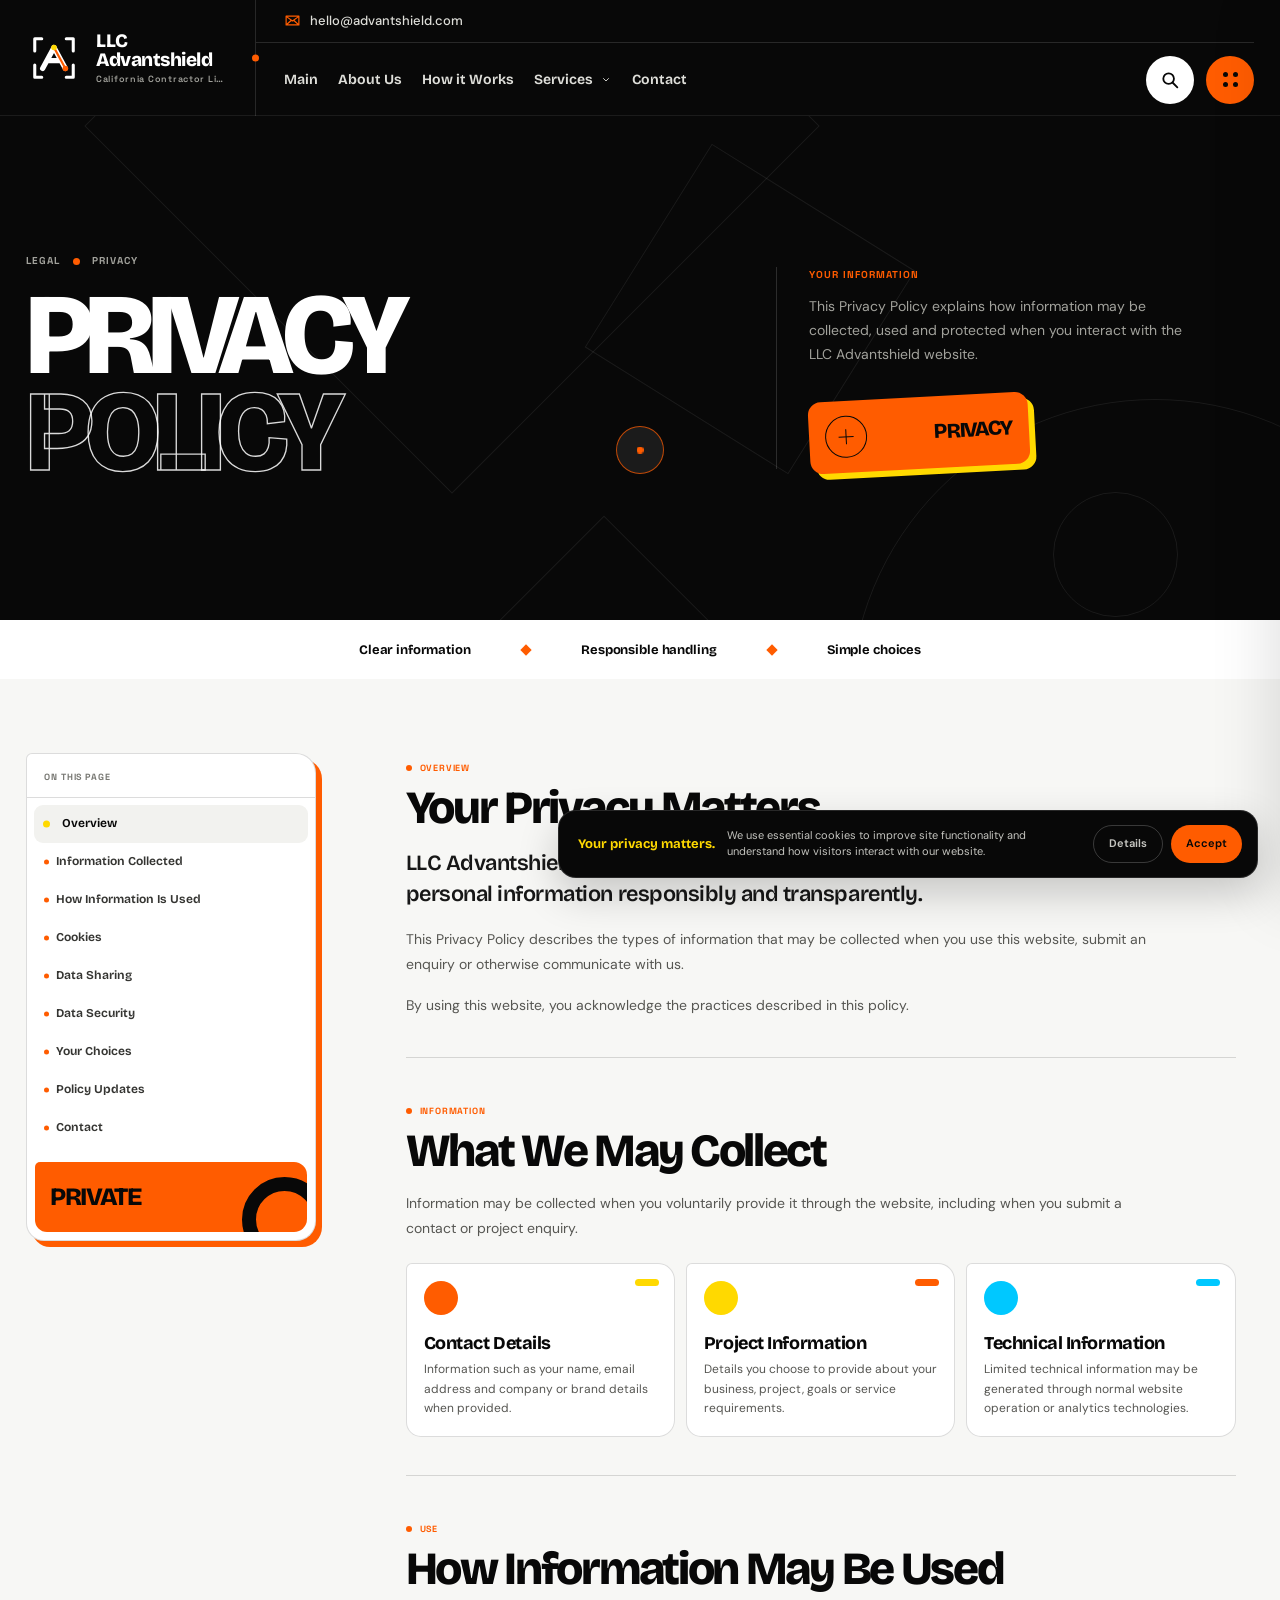
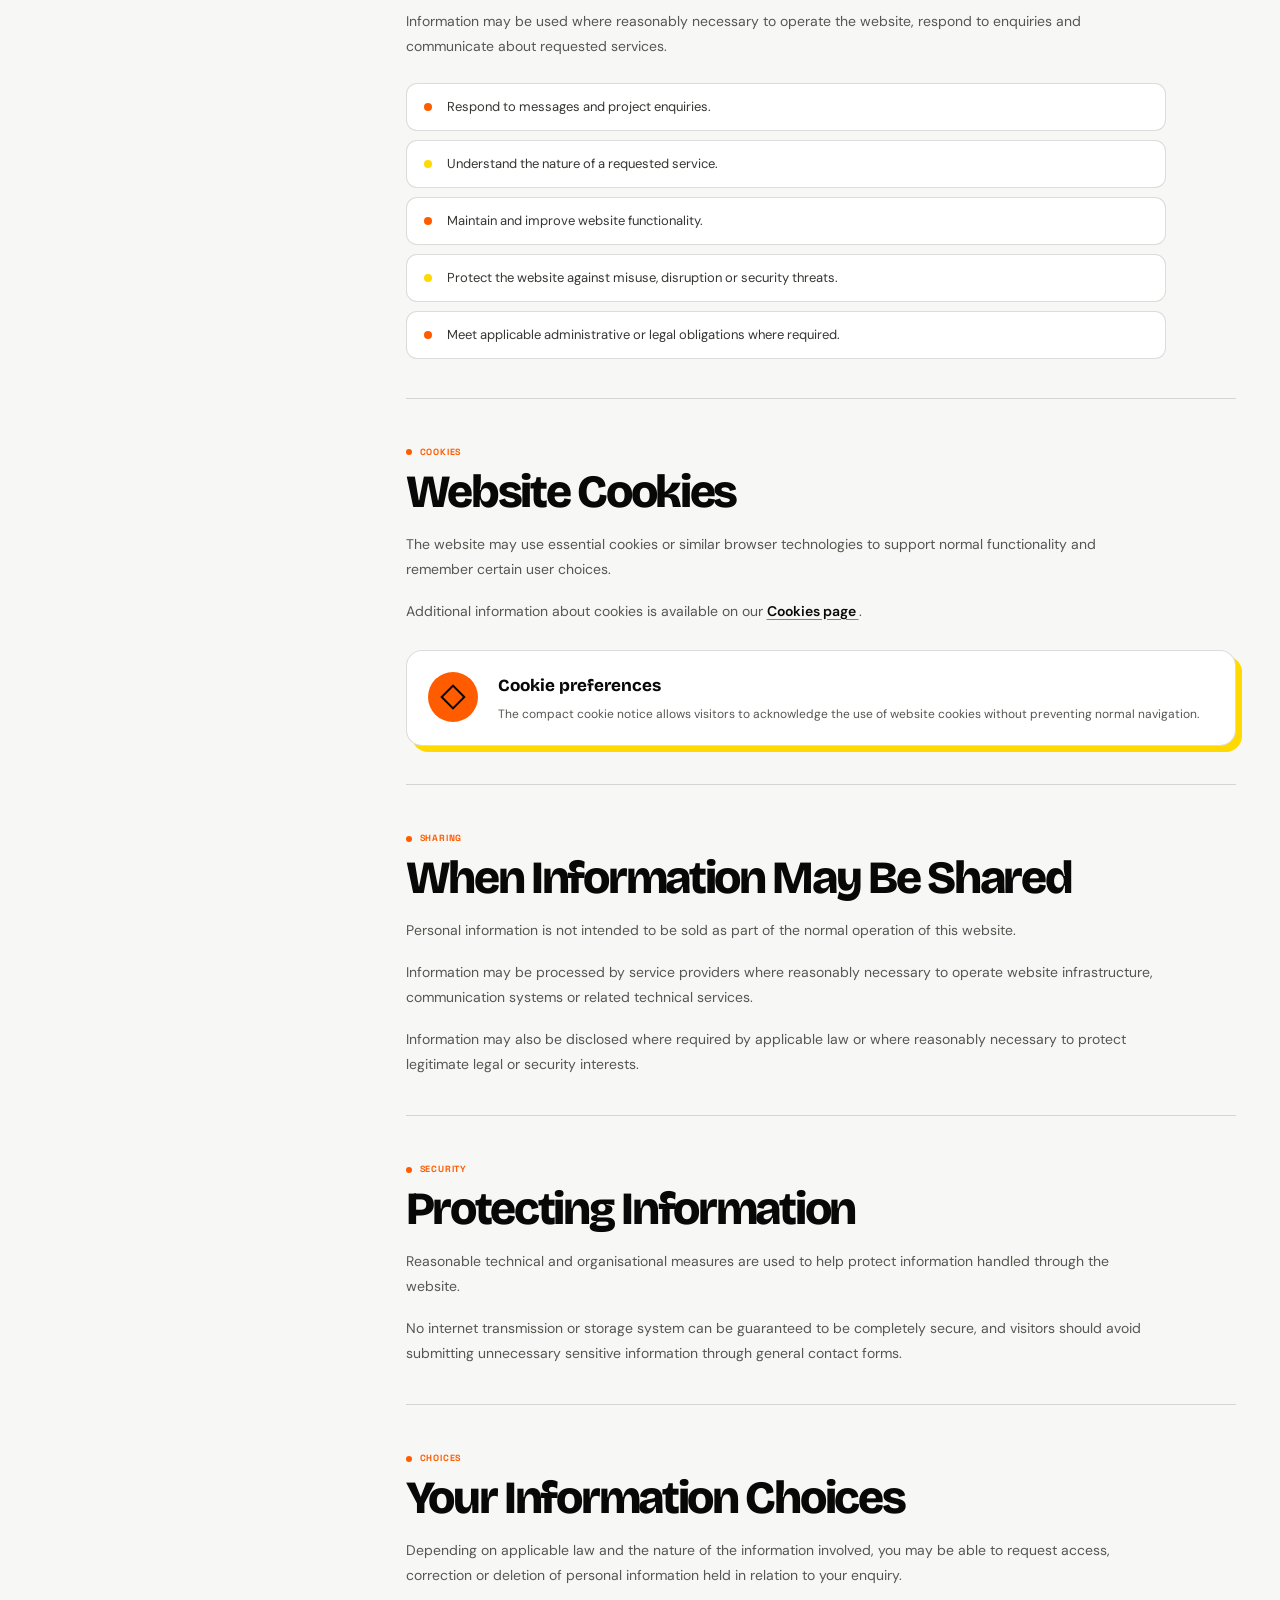
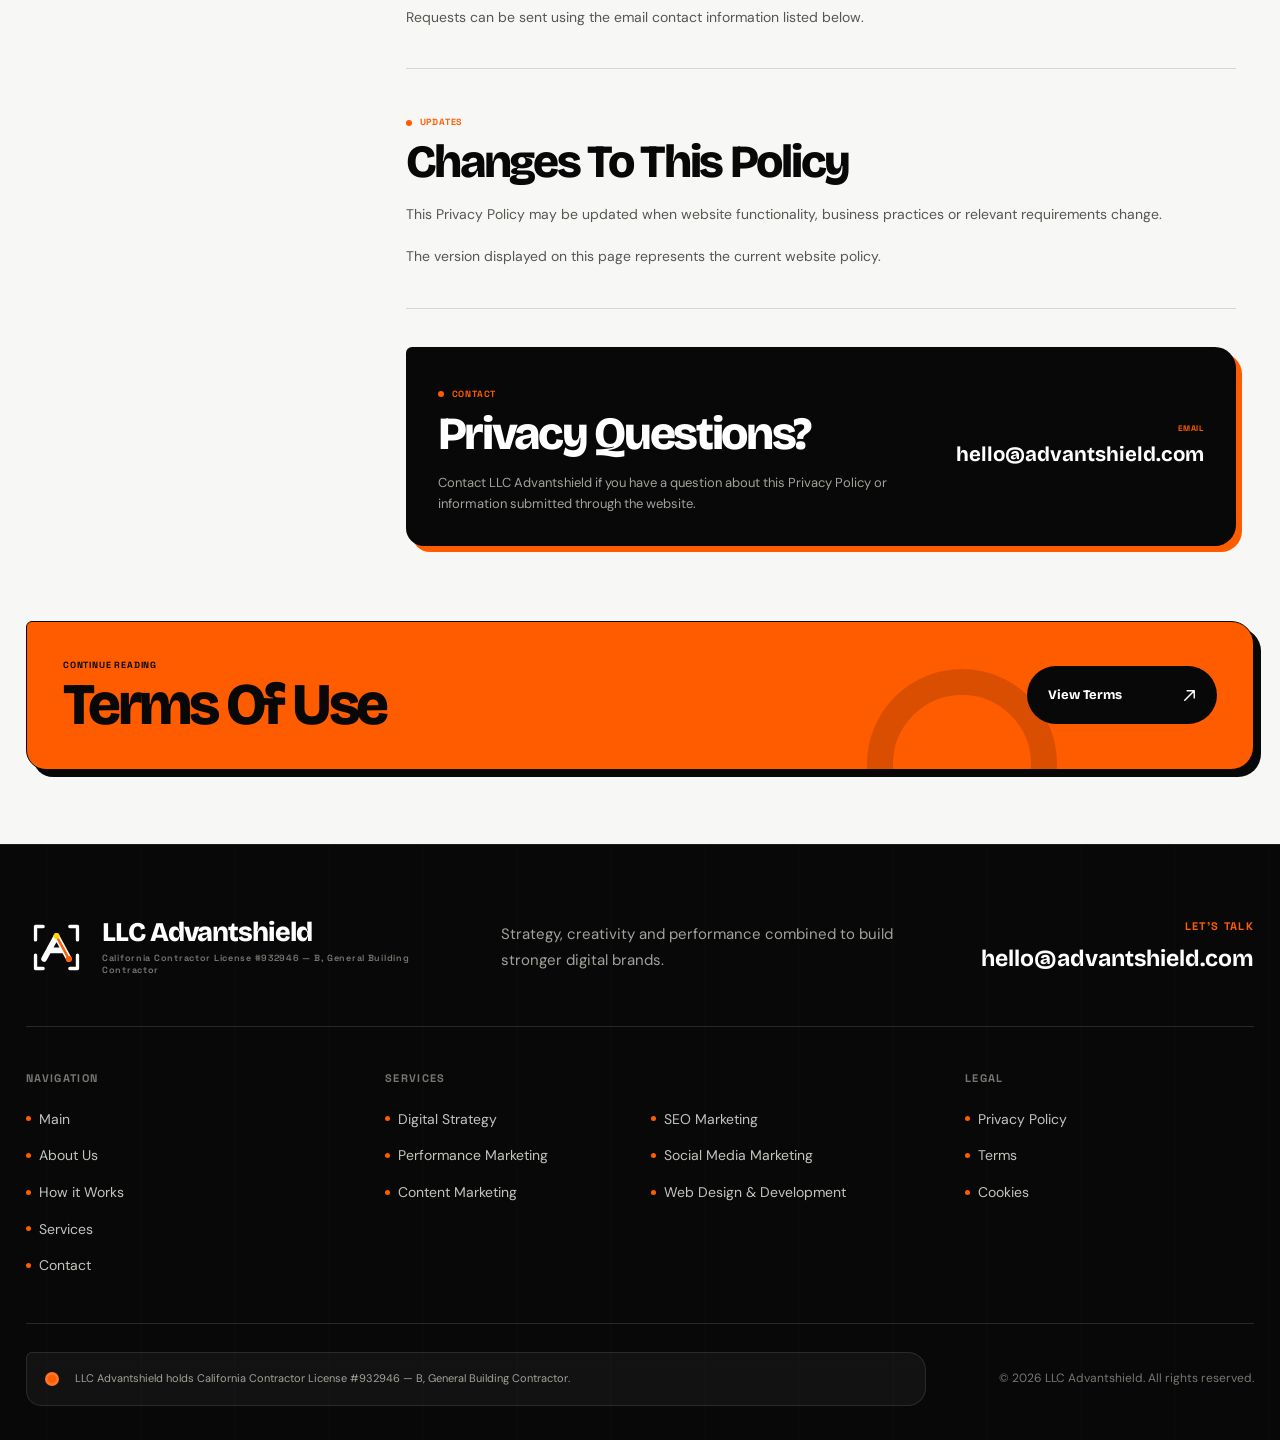
<file: privacy-policy.html>
<!DOCTYPE html>
<html lang="en">
<head>
    <meta charset="UTF-8">

    <meta
        name="viewport"
        content="width=device-width, initial-scale=1, viewport-fit=cover"
    >

    <meta
        name="description"
        content="Privacy Policy for LLC Advantshield."
    >

    <meta name="theme-color" content="#080808">

    <title>Privacy Policy | LLC Advantshield</title>

    <link
        rel="icon"
        type="image/svg+xml"
        href="assets/icons/favicon.svg"
        data-site-favicon
    >

    <!-- Fonts -->
    <link rel="preconnect" href="https://fonts.googleapis.com">
    <link rel="preconnect" href="https://fonts.gstatic.com" crossorigin>

    <link
        href="https://fonts.googleapis.com/css2?family=Bricolage+Grotesque:opsz,wght@12..96,400;12..96,500;12..96,600;12..96,700;12..96,800&family=DM+Sans:opsz,wght@9..40,400;9..40,500;9..40,600&family=Space+Grotesk:wght@400;500;600;700&display=swap"
        rel="stylesheet"
    >

    <!-- Vendor -->
    <link
        rel="stylesheet"
        href="assets/vendor/aos.css"
    >

    <!-- Site -->
    <link
        rel="stylesheet"
        href="assets/css/global.css"
    >

    <link
        rel="stylesheet"
        href="assets/css/legal.css"
    >
</head>

<body
    class="page page--legal page--privacy"
    data-page="privacy"
>

    <!-- =====================================================
         CUSTOM CURSOR
    ====================================================== -->

    <div
        class="cursor"
        aria-hidden="true"
        data-cursor
    >
        <span class="cursor__dot"></span>
        <span class="cursor__follower"></span>
    </div>


    <!-- =====================================================
         HEADER
    ====================================================== -->

    <header
        class="site-header"
        data-header
    >
        <div class="site-header__shell">

            <a
                class="site-header__brand"
                href="index.html"
                aria-label="LLC Advantshield home"
            >
                <img
                    class="site-header__logo"
                    src="assets/icons/logo.svg"
                    alt=""
                    width="62"
                    height="62"
                    data-site-logo
                >

                <span class="site-header__brand-copy">

                    <strong
                        class="site-header__brand-name"
                        data-brand-name
                    >
                        LLC Advantshield
                    </strong>

                    <span
                        class="site-header__brand-tagline"
                        data-brand-tagline
                    >
                        California Contractor License #932946 — B, General Building Contractor
                    </span>

                </span>
            </a>


            <div class="site-header__content">

                <div class="site-header__top">

                    <a
                        class="site-header__email"
                        href="mailto:hello@advantshield.com"
                        data-site-email-link
                    >
                        <svg
                            viewBox="0 0 24 24"
                            aria-hidden="true"
                        >
                            <path
                                d="M3 5.75h18v12.5H3V5.75Zm1.5 1.5 7.5 5.4 7.5-5.4M4.5 17l5.5-5m9.5 5-5.5-5"
                                fill="none"
                                stroke="currentColor"
                                stroke-width="1.7"
                                stroke-linecap="round"
                                stroke-linejoin="round"
                            />
                        </svg>

                        <span data-site-email>
                            hello@advantshield.com
                        </span>
                    </a>

                    <span class="site-header__top-note">
                        Strategy · Creative · Performance
                    </span>

                </div>


                <div class="site-header__bottom">

                    <nav
                        class="site-nav"
                        aria-label="Primary navigation"
                    >
                        <ul
                            class="site-nav__list"
                            data-primary-nav
                        ></ul>
                    </nav>


                    <div class="site-header__actions">

                        <button
                            class="header-action header-action--search"
                            type="button"
                            aria-label="Open search"
                            aria-controls="site-search"
                            aria-expanded="false"
                            data-search-open
                        >
                            <svg
                                viewBox="0 0 24 24"
                                aria-hidden="true"
                            >
                                <circle
                                    cx="10.5"
                                    cy="10.5"
                                    r="5.8"
                                    fill="none"
                                    stroke="currentColor"
                                    stroke-width="2"
                                />

                                <path
                                    d="m15 15 5 5"
                                    fill="none"
                                    stroke="currentColor"
                                    stroke-width="2"
                                    stroke-linecap="round"
                                />
                            </svg>
                        </button>


                        <button
                            class="header-action header-action--burger"
                            type="button"
                            aria-label="Open menu"
                            aria-controls="burger-panel"
                            aria-expanded="false"
                            data-burger-open
                        >
                            <span></span>
                            <span></span>
                            <span></span>
                            <span></span>
                        </button>

                    </div>

                </div>

            </div>

        </div>
    </header>


    <!-- =====================================================
         BURGER
    ====================================================== -->

    <div
        class="burger-overlay"
        data-burger-overlay
        hidden
    ></div>


    <aside
        class="burger-panel"
        id="burger-panel"
        aria-hidden="true"
        aria-label="Website menu"
        data-burger-panel
    >

        <div class="burger-panel__header">

            <a
                class="burger-panel__brand"
                href="index.html"
            >
                <img
                    src="assets/icons/logo.svg"
                    alt=""
                    width="58"
                    height="58"
                    data-site-logo
                >

                <span>
                    <strong data-brand-name>
                        LLC Advantshield
                    </strong>

                    <small data-brand-tagline>
                        California Contractor License #932946 — B, General Building Contractor
                    </small>
                </span>
            </a>


            <button
                class="burger-panel__close"
                type="button"
                aria-label="Close menu"
                data-burger-close
            >
                <span></span>
                <span></span>
            </button>

        </div>


        <div class="burger-panel__body">

            <div class="burger-panel__intro">

                <p
                    class="burger-panel__text"
                    data-burger-description
                >
                    We create focused digital strategies,
                    distinctive experiences and measurable
                    marketing systems for ambitious brands.
                </p>


                <a
                    class="burger-panel__cta"
                    href="index.html#contact"
                    data-burger-cta
                >
                    <span>
                        Start a Project
                    </span>

                    <svg
                        viewBox="0 0 24 24"
                        aria-hidden="true"
                    >
                        <path
                            d="M6 18 18 6M9 6h9v9"
                            fill="none"
                            stroke="currentColor"
                            stroke-width="1.8"
                            stroke-linecap="round"
                            stroke-linejoin="round"
                        />
                    </svg>
                </a>

            </div>


            <nav
                class="burger-nav"
                aria-label="Expanded navigation"
            >
                <div data-burger-nav></div>
            </nav>


            <div class="burger-panel__contact">

                <h2 class="burger-panel__title">
                    Contact Info
                </h2>


                <div class="burger-panel__contact-list">

                    <div class="burger-panel__contact-item">

                        <svg
                            viewBox="0 0 24 24"
                            aria-hidden="true"
                        >
                            <path
                                d="M12 21s6-5.1 6-11a6 6 0 1 0-12 0c0 5.9 6 11 6 11Z"
                                fill="none"
                                stroke="currentColor"
                                stroke-width="1.7"
                            />

                            <circle
                                cx="12"
                                cy="10"
                                r="2.2"
                                fill="none"
                                stroke="currentColor"
                                stroke-width="1.7"
                            />
                        </svg>

                        <span data-site-address>
                            California Contractor License #932946 — B, General Building Contractor
                        </span>

                    </div>


                    <a
                        class="burger-panel__contact-item"
                        href="mailto:hello@advantshield.com"
                        data-site-email-link
                    >
                        <svg
                            viewBox="0 0 24 24"
                            aria-hidden="true"
                        >
                            <path
                                d="M3 5.75h18v12.5H3V5.75Zm1.5 1.5 7.5 5.4 7.5-5.4"
                                fill="none"
                                stroke="currentColor"
                                stroke-width="1.7"
                                stroke-linecap="round"
                                stroke-linejoin="round"
                            />
                        </svg>

                        <span data-site-email>
                            hello@advantshield.com
                        </span>
                    </a>

                </div>

            </div>

        </div>
    </aside>


    <!-- =====================================================
         SEARCH
    ====================================================== -->

    <div
        class="site-search"
        id="site-search"
        aria-hidden="true"
        data-search
    >

        <div
            class="site-search__backdrop"
            data-search-close
        ></div>


        <div
            class="site-search__dialog"
            role="dialog"
            aria-modal="true"
            aria-labelledby="search-title"
        >

            <div class="site-search__header">

                <div>

                    <span class="site-search__label">
                        Site Search
                    </span>

                    <h2
                        class="site-search__title"
                        id="search-title"
                    >
                        Find what you need
                    </h2>

                </div>


                <button
                    class="site-search__close"
                    type="button"
                    aria-label="Close search"
                    data-search-close
                >
                    <span></span>
                    <span></span>
                </button>

            </div>


            <label
                class="site-search__field"
                for="site-search-input"
            >

                <svg
                    viewBox="0 0 24 24"
                    aria-hidden="true"
                >
                    <circle
                        cx="10.5"
                        cy="10.5"
                        r="5.8"
                        fill="none"
                        stroke="currentColor"
                        stroke-width="2"
                    />

                    <path
                        d="m15 15 5 5"
                        fill="none"
                        stroke="currentColor"
                        stroke-width="2"
                        stroke-linecap="round"
                    />
                </svg>


                <input
                    id="site-search-input"
                    type="search"
                    autocomplete="off"
                    placeholder="Search the website"
                    data-search-input
                >

            </label>


            <div
                class="site-search__results"
                aria-live="polite"
                data-search-results
            ></div>

        </div>
    </div>


    <!-- =====================================================
         MAIN
         NO LEFT SECTION DOCK ON LEGAL PAGES
    ====================================================== -->

    <main>


        <!-- =================================================
             LEGAL HERO
        ================================================== -->

        <section class="legal-hero">

            <div
                class="legal-hero__pattern"
                aria-hidden="true"
                data-legal-pattern
            >
                <span></span>
                <span></span>
                <span></span>
            </div>


            <div class="container">

                <div class="legal-hero__layout">

                    <div class="legal-hero__content">

                        <div
                            class="legal-hero__meta"
                            data-aos="fade-up"
                        >
                            <span>
                                Legal
                            </span>

                            <i></i>

                            <span>
                                Privacy
                            </span>
                        </div>


                        <h1 class="legal-hero__title">

                            <span class="legal-hero__title-mask">
                                <span>
                                    Privacy
                                </span>
                            </span>

                            <span class="legal-hero__title-mask">
                                <span class="legal-hero__title-outline">
                                    Policy
                                </span>
                            </span>

                        </h1>

                    </div>


                    <div
                        class="legal-hero__side"
                        data-aos="fade-left"
                    >

                        <span class="legal-hero__side-label">
                            Your information
                        </span>

                        <p>
                            This Privacy Policy explains how information
                            may be collected, used and protected when you
                            interact with the LLC Advantshield website.
                        </p>


                        <div
                            class="legal-hero__mark"
                            aria-hidden="true"
                        >
                            <span></span>

                            <strong>
                                PRIVACY
                            </strong>
                        </div>

                    </div>

                </div>

            </div>


            <div class="legal-hero__strip">

                <div class="container">

                    <span>
                        Clear information
                    </span>

                    <i></i>

                    <span>
                        Responsible handling
                    </span>

                    <i></i>

                    <span>
                        Simple choices
                    </span>

                </div>

            </div>

        </section>


        <!-- =================================================
             LEGAL CONTENT
        ================================================== -->

        <section class="legal-content">

            <div class="container">

                <div class="legal-layout">


                    <!-- =====================================
                         CONTENT NAV
                    ====================================== -->

                    <aside
                        class="legal-nav"
                        data-aos="fade-right"
                    >

                        <div class="legal-nav__card">

                            <span class="legal-nav__label">
                                On this page
                            </span>


                            <nav aria-label="Privacy Policy sections">

                                <a href="#privacy-overview">
                                    Overview
                                </a>

                                <a href="#information-collected">
                                    Information Collected
                                </a>

                                <a href="#information-use">
                                    How Information Is Used
                                </a>

                                <a href="#cookies-data">
                                    Cookies
                                </a>

                                <a href="#data-sharing">
                                    Data Sharing
                                </a>

                                <a href="#data-security">
                                    Data Security
                                </a>

                                <a href="#privacy-rights">
                                    Your Choices
                                </a>

                                <a href="#privacy-updates">
                                    Policy Updates
                                </a>

                                <a href="#privacy-contact">
                                    Contact
                                </a>

                            </nav>


                            <div class="legal-nav__accent">
                                <span></span>

                                <strong>
                                    PRIVATE
                                </strong>
                            </div>

                        </div>

                    </aside>


                    <!-- =====================================
                         ARTICLE
                    ====================================== -->

                    <article
                        class="legal-article"
                        data-aos="fade-up"
                    >


                        <!-- OVERVIEW -->

                        <section
                            class="legal-section"
                            id="privacy-overview"
                        >

                            <span class="legal-section__label">
                                Overview
                            </span>

                            <h2>
                                Your Privacy Matters
                            </h2>

                            <p class="legal-section__lead">
                                LLC Advantshield respects the privacy of visitors
                                and aims to handle personal information
                                responsibly and transparently.
                            </p>

                            <p>
                                This Privacy Policy describes the types of
                                information that may be collected when you
                                use this website, submit an enquiry or
                                otherwise communicate with us.
                            </p>

                            <p>
                                By using this website, you acknowledge
                                the practices described in this policy.
                            </p>

                        </section>


                        <!-- INFORMATION COLLECTED -->

                        <section
                            class="legal-section"
                            id="information-collected"
                        >

                            <span class="legal-section__label">
                                Information
                            </span>

                            <h2>
                                What We May Collect
                            </h2>

                            <p>
                                Information may be collected when you
                                voluntarily provide it through the website,
                                including when you submit a contact or
                                project enquiry.
                            </p>


                            <div class="legal-card-grid">

                                <article class="legal-card">

                                    <span class="legal-card__mark"></span>

                                    <h3>
                                        Contact Details
                                    </h3>

                                    <p>
                                        Information such as your name,
                                        email address and company or brand
                                        details when provided.
                                    </p>

                                </article>


                                <article class="legal-card">

                                    <span class="legal-card__mark"></span>

                                    <h3>
                                        Project Information
                                    </h3>

                                    <p>
                                        Details you choose to provide
                                        about your business, project,
                                        goals or service requirements.
                                    </p>

                                </article>


                                <article class="legal-card">

                                    <span class="legal-card__mark"></span>

                                    <h3>
                                        Technical Information
                                    </h3>

                                    <p>
                                        Limited technical information may
                                        be generated through normal website
                                        operation or analytics technologies.
                                    </p>

                                </article>

                            </div>

                        </section>


                        <!-- USE -->

                        <section
                            class="legal-section"
                            id="information-use"
                        >

                            <span class="legal-section__label">
                                Use
                            </span>

                            <h2>
                                How Information May Be Used
                            </h2>

                            <p>
                                Information may be used where reasonably
                                necessary to operate the website, respond
                                to enquiries and communicate about requested
                                services.
                            </p>


                            <ul class="legal-list">

                                <li>
                                    Respond to messages and project enquiries.
                                </li>

                                <li>
                                    Understand the nature of a requested service.
                                </li>

                                <li>
                                    Maintain and improve website functionality.
                                </li>

                                <li>
                                    Protect the website against misuse,
                                    disruption or security threats.
                                </li>

                                <li>
                                    Meet applicable administrative or
                                    legal obligations where required.
                                </li>

                            </ul>

                        </section>


                        <!-- COOKIES -->

                        <section
                            class="legal-section"
                            id="cookies-data"
                        >

                            <span class="legal-section__label">
                                Cookies
                            </span>

                            <h2>
                                Website Cookies
                            </h2>

                            <p>
                                The website may use essential cookies
                                or similar browser technologies to support
                                normal functionality and remember certain
                                user choices.
                            </p>

                            <p>
                                Additional information about cookies
                                is available on our
                                <a href="cookies.html">
                                    Cookies page
                                </a>.
                            </p>


                            <div class="legal-callout">

                                <div class="legal-callout__symbol">
                                    <span></span>
                                </div>

                                <div>

                                    <strong>
                                        Cookie preferences
                                    </strong>

                                    <p>
                                        The compact cookie notice allows
                                        visitors to acknowledge the use of
                                        website cookies without preventing
                                        normal navigation.
                                    </p>

                                </div>

                            </div>

                        </section>


                        <!-- DATA SHARING -->

                        <section
                            class="legal-section"
                            id="data-sharing"
                        >

                            <span class="legal-section__label">
                                Sharing
                            </span>

                            <h2>
                                When Information May Be Shared
                            </h2>

                            <p>
                                Personal information is not intended to
                                be sold as part of the normal operation
                                of this website.
                            </p>

                            <p>
                                Information may be processed by service
                                providers where reasonably necessary to
                                operate website infrastructure,
                                communication systems or related technical
                                services.
                            </p>

                            <p>
                                Information may also be disclosed where
                                required by applicable law or where
                                reasonably necessary to protect legitimate
                                legal or security interests.
                            </p>

                        </section>


                        <!-- SECURITY -->

                        <section
                            class="legal-section"
                            id="data-security"
                        >

                            <span class="legal-section__label">
                                Security
                            </span>

                            <h2>
                                Protecting Information
                            </h2>

                            <p>
                                Reasonable technical and organisational
                                measures are used to help protect information
                                handled through the website.
                            </p>

                            <p>
                                No internet transmission or storage system
                                can be guaranteed to be completely secure,
                                and visitors should avoid submitting
                                unnecessary sensitive information through
                                general contact forms.
                            </p>

                        </section>


                        <!-- CHOICES -->

                        <section
                            class="legal-section"
                            id="privacy-rights"
                        >

                            <span class="legal-section__label">
                                Choices
                            </span>

                            <h2>
                                Your Information Choices
                            </h2>

                            <p>
                                Depending on applicable law and the nature
                                of the information involved, you may be
                                able to request access, correction or
                                deletion of personal information held
                                in relation to your enquiry.
                            </p>

                            <p>
                                Requests can be sent using the email
                                contact information listed below.
                            </p>

                        </section>


                        <!-- UPDATES -->

                        <section
                            class="legal-section"
                            id="privacy-updates"
                        >

                            <span class="legal-section__label">
                                Updates
                            </span>

                            <h2>
                                Changes To This Policy
                            </h2>

                            <p>
                                This Privacy Policy may be updated when
                                website functionality, business practices
                                or relevant requirements change.
                            </p>

                            <p>
                                The version displayed on this page
                                represents the current website policy.
                            </p>

                        </section>


                        <!-- CONTACT -->

                        <section
                            class="legal-section legal-section--contact"
                            id="privacy-contact"
                        >

                            <div class="legal-contact">

                                <div>

                                    <span class="legal-section__label">
                                        Contact
                                    </span>

                                    <h2>
                                        Privacy Questions?
                                    </h2>

                                    <p>
                                        Contact LLC Advantshield if you have a
                                        question about this Privacy Policy
                                        or information submitted through
                                        the website.
                                    </p>

                                </div>


                                <a
                                    class="legal-contact__email"
                                    href="mailto:hello@advantshield.com"
                                    data-site-email-link
                                >
                                    <span>
                                        Email
                                    </span>

                                    <strong data-site-email>
                                        hello@advantshield.com
                                    </strong>

                                </a>

                            </div>

                        </section>

                    </article>

                </div>

            </div>
        </section>


        <!-- =================================================
             LEGAL NEXT
        ================================================== -->

        <section class="legal-next">

            <div class="container">

                <div
                    class="legal-next__shell"
                    data-aos="fade-up"
                >

                    <div>

                        <span>
                            Continue reading
                        </span>

                        <h2>
                            Terms Of Use
                        </h2>

                    </div>


                    <a href="terms.html">

                        <span>
                            View Terms
                        </span>

                        <svg
                            viewBox="0 0 24 24"
                            aria-hidden="true"
                        >
                            <path
                                d="M6 18 18 6M9 6h9v9"
                                fill="none"
                                stroke="currentColor"
                                stroke-width="1.8"
                                stroke-linecap="round"
                                stroke-linejoin="round"
                            />
                        </svg>

                    </a>

                </div>

            </div>
        </section>

    </main>


    <!-- =====================================================
         FOOTER
    ====================================================== -->

    <footer class="site-footer">

        <div
            class="site-footer__pattern"
            aria-hidden="true"
        ></div>


        <div class="container">

            <div class="site-footer__top">

                <a
                    class="site-footer__brand"
                    href="index.html"
                >
                    <img
                        src="assets/icons/logo.svg"
                        alt=""
                        width="68"
                        height="68"
                        data-site-logo
                    >

                    <span>

                        <strong data-brand-name>
                            LLC Advantshield
                        </strong>

                        <small data-brand-tagline>
                            California Contractor License #932946 — B, General Building Contractor
                        </small>

                    </span>
                </a>


                <p
                    class="site-footer__description"
                    data-footer-description
                >
                    Strategy, creativity and performance
                    combined to build stronger digital brands.
                </p>


                <a
                    class="site-footer__email"
                    href="mailto:hello@advantshield.com"
                    data-site-email-link
                >

                    <span>
                        Let’s talk
                    </span>

                    <strong data-site-email>
                        hello@advantshield.com
                    </strong>

                </a>

            </div>


            <div class="site-footer__nav-grid">

                <div class="site-footer__nav-group">

                    <h2>
                        Navigation
                    </h2>

                    <ul data-footer-nav></ul>

                </div>


                <div class="site-footer__nav-group">

                    <h2>
                        Services
                    </h2>

                    <ul data-footer-services></ul>

                </div>


                <div class="site-footer__nav-group">

                    <h2>
                        Legal
                    </h2>

                    <ul data-footer-legal></ul>

                </div>

            </div>


            <div class="site-footer__bottom">

                <p
                    class="site-footer__disclaimer"
                    data-site-disclaimer
                >
                    LLC Advantshield holds California Contractor License #932946 — B, General Building Contractor.
                    Services, project scope, timelines and deliverables
                    may vary depending on individual business
                    requirements and agreed project terms.
                </p>


                <p class="site-footer__copyright">
                    ©
                    <span data-current-year>2026</span>
                    <span data-footer-copyright-name>
                        LLC Advantshield
                    </span>.
                    All rights reserved.
                </p>

            </div>

        </div>
    </footer>


    <!-- =====================================================
         COOKIE CARD
    ====================================================== -->

    <div
        class="cookie-card"
        role="dialog"
        aria-label="Cookie notice"
        data-cookie-card
        hidden
    >

        <div class="cookie-card__copy">

            <strong>
                Your privacy matters.
            </strong>

            <p data-cookie-notice>
                We use essential cookies to improve site functionality
                and understand how visitors interact with our website.
            </p>

        </div>


        <div class="cookie-card__actions">

            <a href="cookies.html">
                Details
            </a>

            <button
                type="button"
                data-cookie-accept
            >
                Accept
            </button>

        </div>

    </div>


    <!-- =====================================================
         BACK TO TOP
    ====================================================== -->

    <button
        class="back-to-top"
        type="button"
        aria-label="Back to top"
        data-back-to-top
    >
        <svg
            viewBox="0 0 24 24"
            aria-hidden="true"
        >
            <path
                d="m6 14 6-6 6 6"
                fill="none"
                stroke="currentColor"
                stroke-width="1.8"
                stroke-linecap="round"
                stroke-linejoin="round"
            />
        </svg>
    </button>


    <!-- =====================================================
         SCRIPTS
    ====================================================== -->

    <script
        src="config/config.js"
        defer
    ></script>

    <script
        src="assets/vendor/aos.js"
        defer
    ></script>

    <script
        src="assets/js/global.js"
        defer
    ></script>

    <script
        src="assets/js/legal.js"
        defer
    ></script>

</body>
</html>
</file>
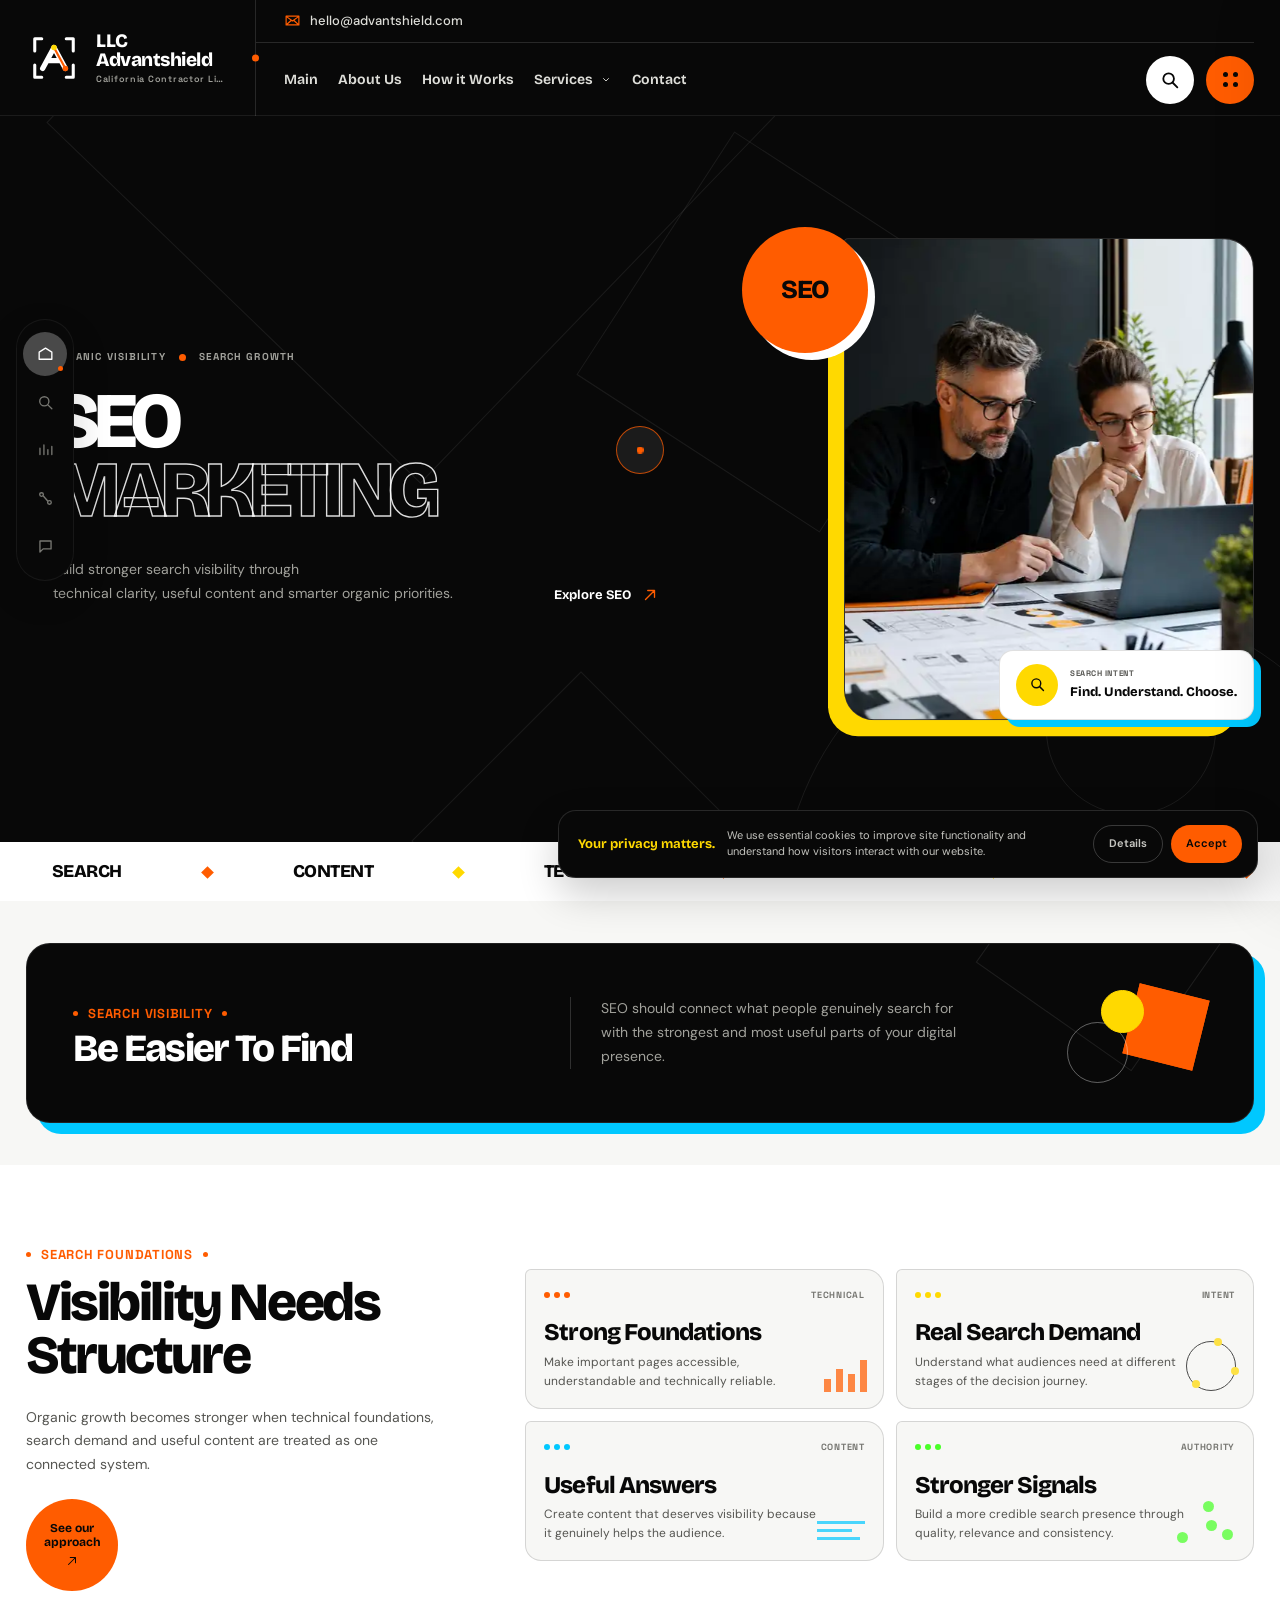
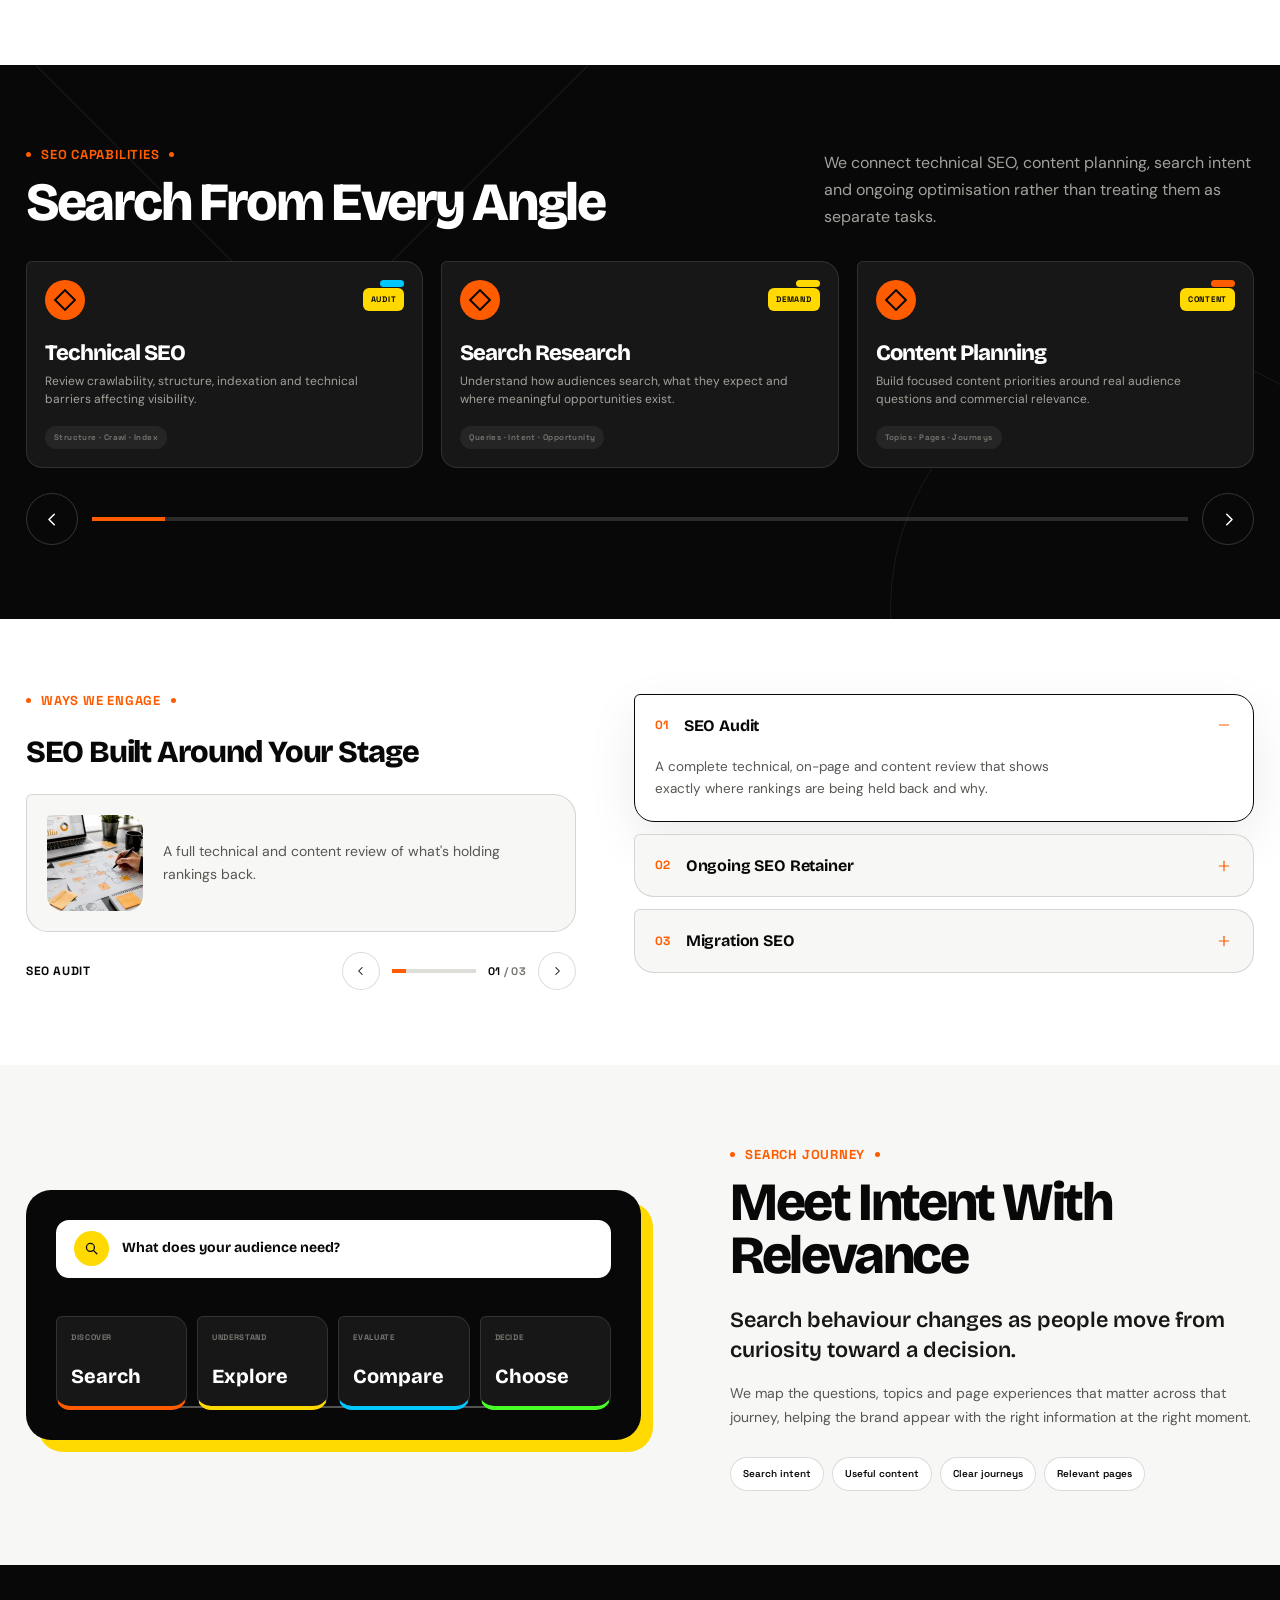
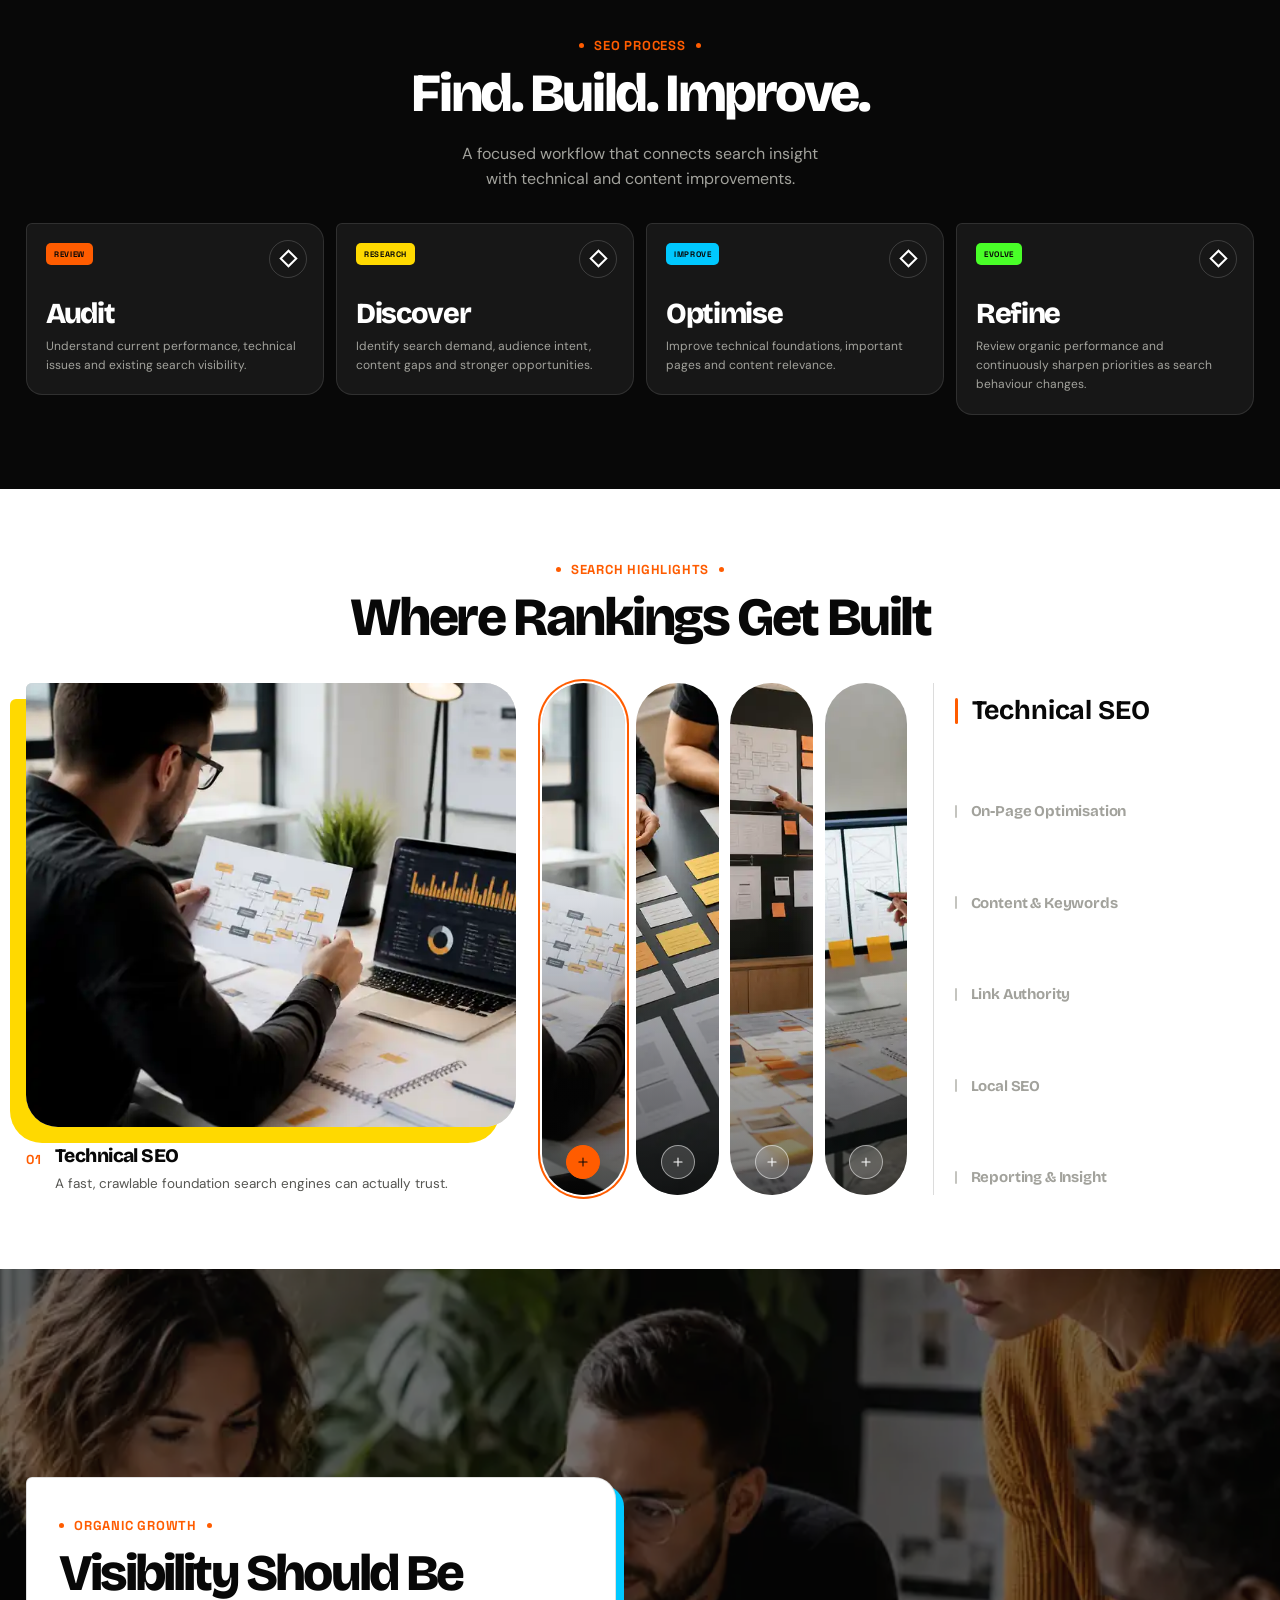
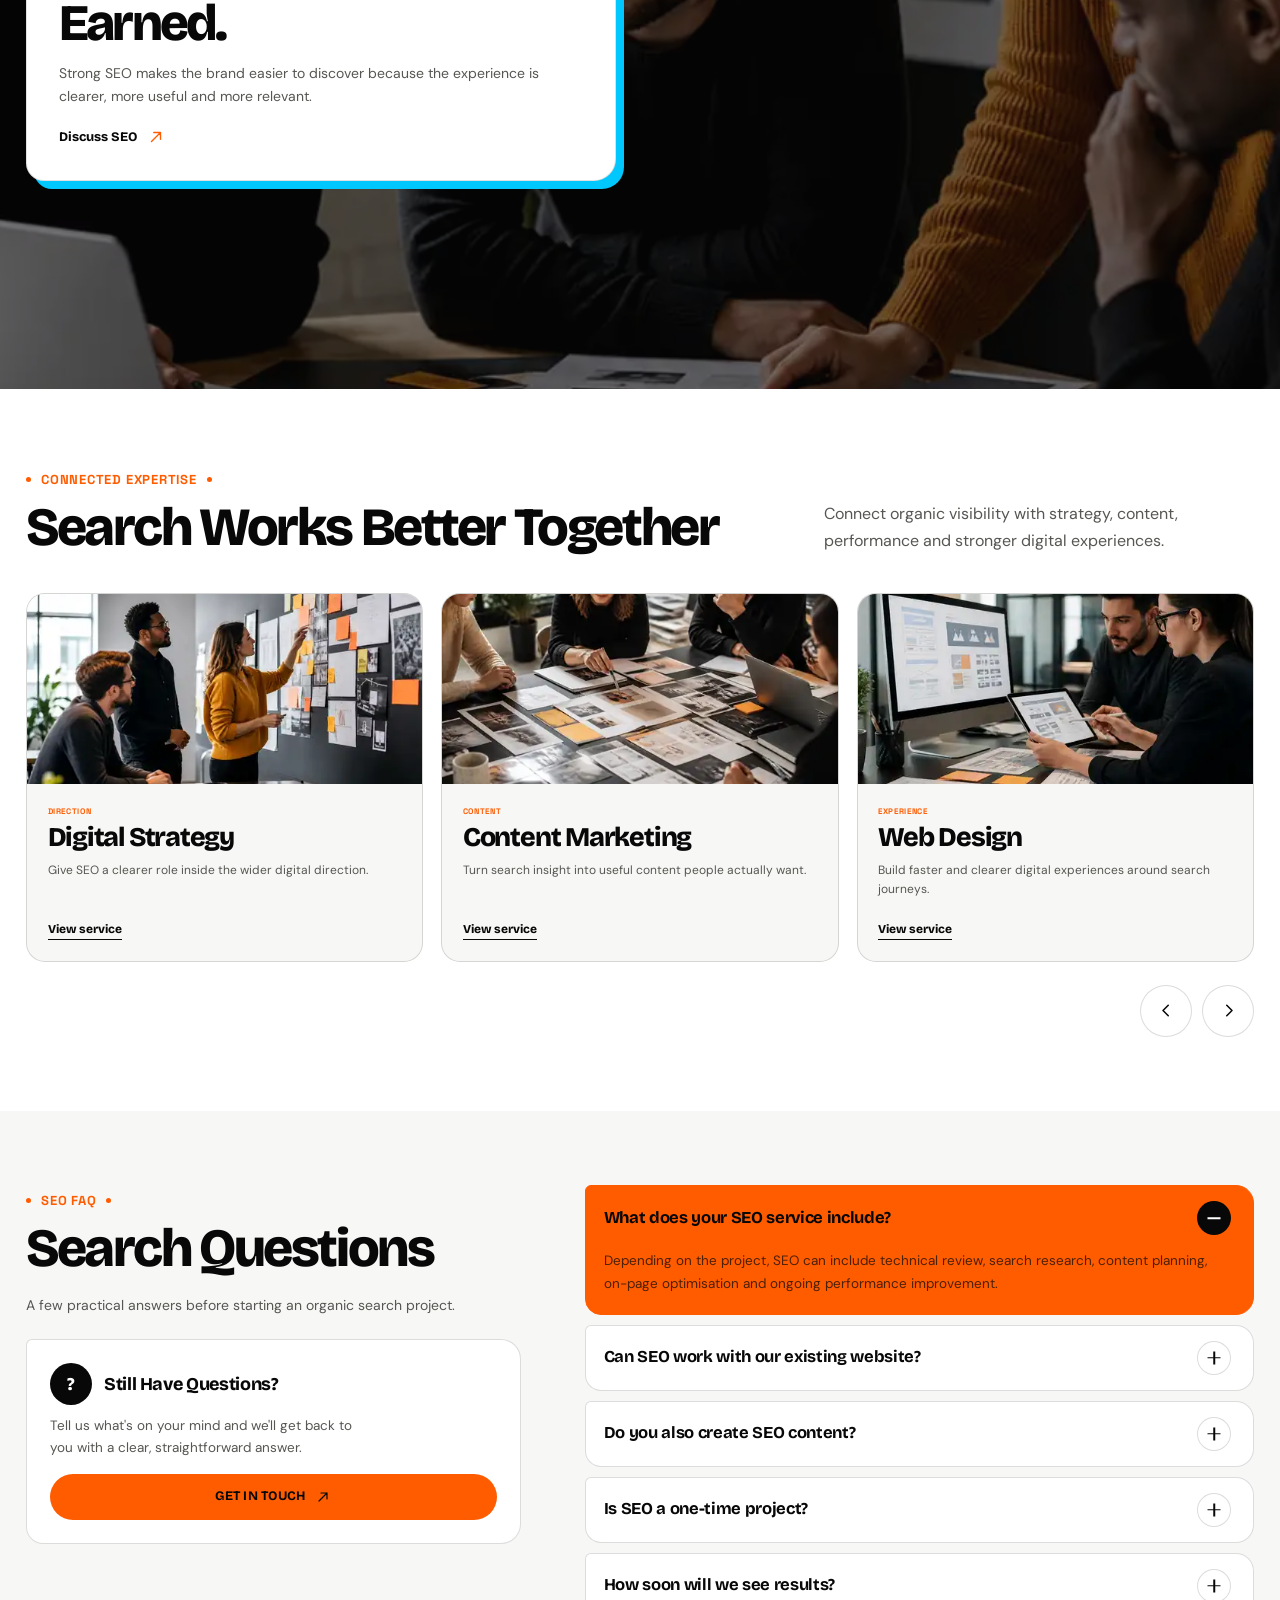
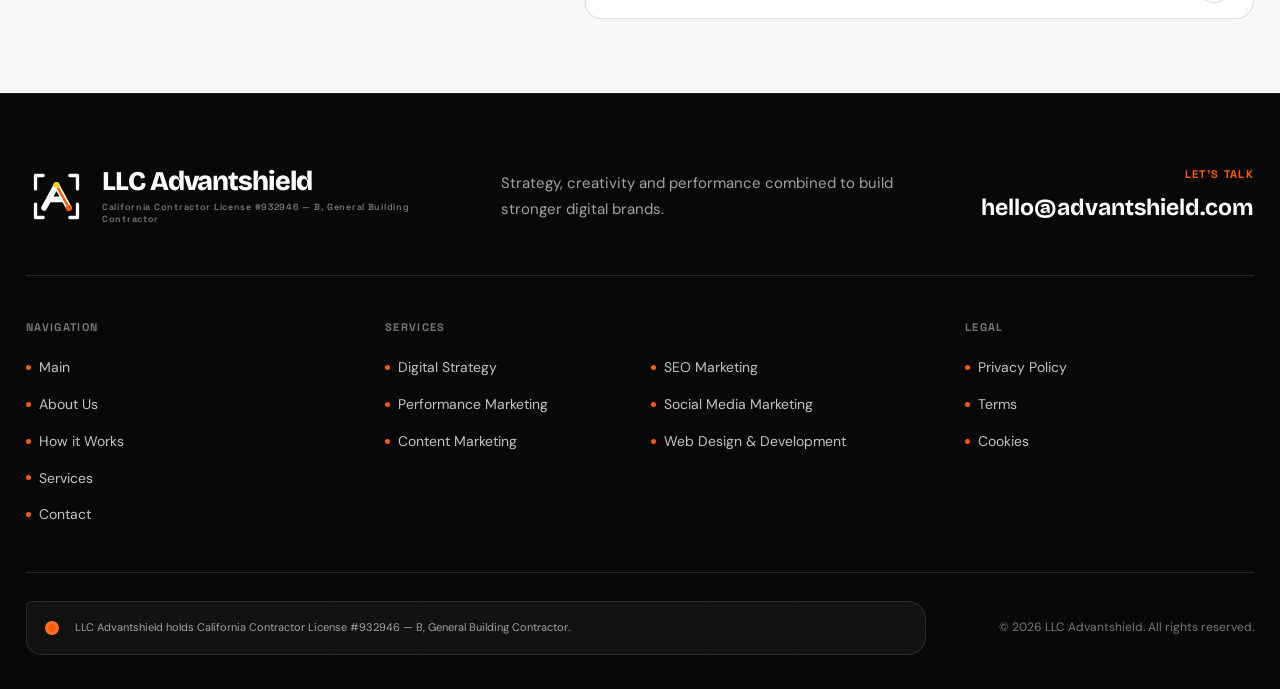
<file: seo-marketing.html>
<!DOCTYPE html>
<html lang="en">
<head>
    <meta charset="UTF-8">

    <meta
        name="viewport"
        content="width=device-width, initial-scale=1, viewport-fit=cover"
    >

    <meta
        name="description"
        content="SEO Marketing by LLC Advantshield — technical foundations, content strategy and search visibility built around sustainable organic growth."
    >

    <meta name="theme-color" content="#080808">

    <title>SEO Marketing | LLC Advantshield</title>

    <link
        rel="icon"
        type="image/svg+xml"
        href="assets/icons/favicon.svg"
        data-site-favicon
    >

    <!-- Fonts -->
    <link rel="preconnect" href="https://fonts.googleapis.com">
    <link rel="preconnect" href="https://fonts.gstatic.com" crossorigin>

    <link
        href="https://fonts.googleapis.com/css2?family=Bricolage+Grotesque:opsz,wght@12..96,400;12..96,500;12..96,600;12..96,700;12..96,800&family=DM+Sans:opsz,wght@9..40,400;9..40,500;9..40,600&family=Space+Grotesk:wght@400;500;600;700&display=swap"
        rel="stylesheet"
    >

    <!-- Vendor -->
    <link
        rel="stylesheet"
        href="assets/vendor/swiper-bundle.min.css"
    >

    <link
        rel="stylesheet"
        href="assets/vendor/aos.css"
    >

    <!-- Site -->
    <link
        rel="stylesheet"
        href="assets/css/global.css"
    >

    <link
        rel="stylesheet"
        href="assets/css/services.css"
    >
</head>

<body
    class="page page--service page--seo-marketing"
    data-page="seoMarketing"
    data-service="seo-marketing"
>

    <!-- =====================================================
         CUSTOM CURSOR
    ====================================================== -->

    <div
        class="cursor"
        aria-hidden="true"
        data-cursor
    >
        <span class="cursor__dot"></span>
        <span class="cursor__follower"></span>
    </div>


    <!-- =====================================================
         HEADER
    ====================================================== -->

    <header
        class="site-header"
        data-header
    >
        <div class="site-header__shell">

            <a
                class="site-header__brand"
                href="index.html"
                aria-label="LLC Advantshield home"
            >
                <img
                    class="site-header__logo"
                    src="assets/icons/logo.svg"
                    alt=""
                    width="62"
                    height="62"
                    data-site-logo
                >

                <span class="site-header__brand-copy">
                    <strong
                        class="site-header__brand-name"
                        data-brand-name
                    >
                        LLC Advantshield
                    </strong>

                    <span
                        class="site-header__brand-tagline"
                        data-brand-tagline
                    >
                        California Contractor License #932946 — B, General Building Contractor
                    </span>
                </span>
            </a>


            <div class="site-header__content">

                <div class="site-header__top">

                    <a
                        class="site-header__email"
                        href="mailto:hello@advantshield.com"
                        data-site-email-link
                    >
                        <svg viewBox="0 0 24 24" aria-hidden="true">
                            <path
                                d="M3 5.75h18v12.5H3V5.75Zm1.5 1.5 7.5 5.4 7.5-5.4M4.5 17l5.5-5m9.5 5-5.5-5"
                                fill="none"
                                stroke="currentColor"
                                stroke-width="1.7"
                                stroke-linecap="round"
                                stroke-linejoin="round"
                            />
                        </svg>

                        <span data-site-email>
                            hello@advantshield.com
                        </span>
                    </a>

                    <span class="site-header__top-note">
                        Strategy · Creative · Performance
                    </span>

                </div>


                <div class="site-header__bottom">

                    <nav
                        class="site-nav"
                        aria-label="Primary navigation"
                    >
                        <ul
                            class="site-nav__list"
                            data-primary-nav
                        ></ul>
                    </nav>


                    <div class="site-header__actions">

                        <button
                            class="header-action header-action--search"
                            type="button"
                            aria-label="Open search"
                            aria-controls="site-search"
                            aria-expanded="false"
                            data-search-open
                        >
                            <svg viewBox="0 0 24 24" aria-hidden="true">
                                <circle
                                    cx="10.5"
                                    cy="10.5"
                                    r="5.8"
                                    fill="none"
                                    stroke="currentColor"
                                    stroke-width="2"
                                />

                                <path
                                    d="m15 15 5 5"
                                    fill="none"
                                    stroke="currentColor"
                                    stroke-width="2"
                                    stroke-linecap="round"
                                />
                            </svg>
                        </button>


                        <button
                            class="header-action header-action--burger"
                            type="button"
                            aria-label="Open menu"
                            aria-controls="burger-panel"
                            aria-expanded="false"
                            data-burger-open
                        >
                            <span></span>
                            <span></span>
                            <span></span>
                            <span></span>
                        </button>

                    </div>

                </div>

            </div>

        </div>
    </header>


    <!-- =====================================================
         BURGER
    ====================================================== -->

    <div
        class="burger-overlay"
        data-burger-overlay
        hidden
    ></div>


    <aside
        class="burger-panel"
        id="burger-panel"
        aria-hidden="true"
        aria-label="Website menu"
        data-burger-panel
    >

        <div class="burger-panel__header">

            <a
                class="burger-panel__brand"
                href="index.html"
            >
                <img
                    src="assets/icons/logo.svg"
                    alt=""
                    width="58"
                    height="58"
                    data-site-logo
                >

                <span>
                    <strong data-brand-name>
                        LLC Advantshield
                    </strong>

                    <small data-brand-tagline>
                        California Contractor License #932946 — B, General Building Contractor
                    </small>
                </span>
            </a>


            <button
                class="burger-panel__close"
                type="button"
                aria-label="Close menu"
                data-burger-close
            >
                <span></span>
                <span></span>
            </button>

        </div>


        <div class="burger-panel__body">

            <div class="burger-panel__intro">

                <p
                    class="burger-panel__text"
                    data-burger-description
                >
                    We create focused digital strategies,
                    distinctive experiences and measurable
                    marketing systems for ambitious brands.
                </p>


                <a
                    class="burger-panel__cta"
                    href="index.html#contact"
                    data-burger-cta
                >
                    <span>
                        Start a Project
                    </span>

                    <svg viewBox="0 0 24 24" aria-hidden="true">
                        <path
                            d="M6 18 18 6M9 6h9v9"
                            fill="none"
                            stroke="currentColor"
                            stroke-width="1.8"
                            stroke-linecap="round"
                            stroke-linejoin="round"
                        />
                    </svg>
                </a>

            </div>


            <nav
                class="burger-nav"
                aria-label="Expanded navigation"
            >
                <div data-burger-nav></div>
            </nav>


            <div class="burger-panel__contact">

                <h2 class="burger-panel__title">
                    Contact Info
                </h2>


                <div class="burger-panel__contact-list">

                    <div class="burger-panel__contact-item">
                        <svg viewBox="0 0 24 24" aria-hidden="true">
                            <path
                                d="M12 21s6-5.1 6-11a6 6 0 1 0-12 0c0 5.9 6 11 6 11Z"
                                fill="none"
                                stroke="currentColor"
                                stroke-width="1.7"
                            />

                            <circle
                                cx="12"
                                cy="10"
                                r="2.2"
                                fill="none"
                                stroke="currentColor"
                                stroke-width="1.7"
                            />
                        </svg>

                        <span data-site-address>
                            California Contractor License #932946 — B, General Building Contractor
                        </span>
                    </div>


                    <a
                        class="burger-panel__contact-item"
                        href="mailto:hello@advantshield.com"
                        data-site-email-link
                    >
                        <svg viewBox="0 0 24 24" aria-hidden="true">
                            <path
                                d="M3 5.75h18v12.5H3V5.75Zm1.5 1.5 7.5 5.4 7.5-5.4"
                                fill="none"
                                stroke="currentColor"
                                stroke-width="1.7"
                                stroke-linecap="round"
                                stroke-linejoin="round"
                            />
                        </svg>

                        <span data-site-email>
                            hello@advantshield.com
                        </span>
                    </a>

                </div>

            </div>

        </div>
    </aside>


    <!-- =====================================================
         SEARCH
    ====================================================== -->

    <div
        class="site-search"
        id="site-search"
        aria-hidden="true"
        data-search
    >

        <div
            class="site-search__backdrop"
            data-search-close
        ></div>


        <div
            class="site-search__dialog"
            role="dialog"
            aria-modal="true"
            aria-labelledby="search-title"
        >

            <div class="site-search__header">

                <div>
                    <span class="site-search__label">
                        Site Search
                    </span>

                    <h2
                        class="site-search__title"
                        id="search-title"
                    >
                        Find what you need
                    </h2>
                </div>


                <button
                    class="site-search__close"
                    type="button"
                    aria-label="Close search"
                    data-search-close
                >
                    <span></span>
                    <span></span>
                </button>

            </div>


            <label
                class="site-search__field"
                for="site-search-input"
            >

                <svg viewBox="0 0 24 24" aria-hidden="true">
                    <circle
                        cx="10.5"
                        cy="10.5"
                        r="5.8"
                        fill="none"
                        stroke="currentColor"
                        stroke-width="2"
                    />

                    <path
                        d="m15 15 5 5"
                        fill="none"
                        stroke="currentColor"
                        stroke-width="2"
                        stroke-linecap="round"
                    />
                </svg>

                <input
                    id="site-search-input"
                    type="search"
                    autocomplete="off"
                    placeholder="Search the website"
                    data-search-input
                >

            </label>


            <div
                class="site-search__results"
                aria-live="polite"
                data-search-results
            ></div>

        </div>
    </div>


    <!-- =====================================================
         LEFT STICKY NAV
    ====================================================== -->

    <nav
        class="section-dock"
        aria-label="SEO Marketing sections"
        data-section-dock
    >

        <a
            class="section-dock__item is-active"
            href="#service-home"
            aria-label="SEO Marketing"
            data-section-link="service-home"
        >
            <svg viewBox="0 0 24 24" aria-hidden="true">
                <path
                    d="M4 18V9l8-5 8 5v9H4Z"
                    fill="none"
                    stroke="currentColor"
                    stroke-width="1.7"
                    stroke-linejoin="round"
                />
            </svg>
        </a>


        <a
            class="section-dock__item"
            href="#overview"
            aria-label="SEO overview"
            data-section-link="overview"
        >
            <svg viewBox="0 0 24 24" aria-hidden="true">
                <circle
                    cx="10.5"
                    cy="10.5"
                    r="5.8"
                    fill="none"
                    stroke="currentColor"
                    stroke-width="1.7"
                />

                <path
                    d="m15 15 5 5"
                    fill="none"
                    stroke="currentColor"
                    stroke-width="1.7"
                    stroke-linecap="round"
                />
            </svg>
        </a>


        <a
            class="section-dock__item"
            href="#capabilities"
            aria-label="SEO capabilities"
            data-section-link="capabilities"
        >
            <svg viewBox="0 0 24 24" aria-hidden="true">
                <path
                    d="M5 17V9m5 8V5m5 12v-6m5 6V7"
                    fill="none"
                    stroke="currentColor"
                    stroke-width="1.7"
                    stroke-linecap="round"
                />
            </svg>
        </a>


        <a
            class="section-dock__item"
            href="#service-process"
            aria-label="SEO process"
            data-section-link="service-process"
        >
            <svg viewBox="0 0 24 24" aria-hidden="true">
                <circle
                    cx="7"
                    cy="7"
                    r="2.3"
                    fill="none"
                    stroke="currentColor"
                    stroke-width="1.7"
                />

                <circle
                    cx="17"
                    cy="17"
                    r="2.3"
                    fill="none"
                    stroke="currentColor"
                    stroke-width="1.7"
                />

                <path
                    d="m9 8.5 6 7"
                    fill="none"
                    stroke="currentColor"
                    stroke-width="1.7"
                />
            </svg>
        </a>


        <a
            class="section-dock__item"
            href="#service-faq"
            aria-label="SEO FAQ"
            data-section-link="service-faq"
        >
            <svg viewBox="0 0 24 24" aria-hidden="true">
                <path
                    d="M5 5h14v10H9l-4 4V5Z"
                    fill="none"
                    stroke="currentColor"
                    stroke-width="1.7"
                    stroke-linejoin="round"
                />
            </svg>
        </a>
    </nav>


    <main>


        <!-- =================================================
             SEO HERO
        ================================================== -->

        <section
            class="service-hero service-hero--seo"
            id="service-home"
            data-section="service-home"
        >

            <div
                class="service-hero__pattern"
                aria-hidden="true"
                data-service-hero-pattern
            >
                <span></span>
                <span></span>
                <span></span>
            </div>


            <div class="container">

                <div class="service-hero__layout">

                    <div class="service-hero__content">

                        <div class="service-hero__meta">

                            <span>
                                Organic Visibility
                            </span>

                            <i aria-hidden="true"></i>

                            <span>
                                Search Growth
                            </span>

                        </div>


                        <h1 class="service-hero__title">

                            <span class="service-hero__title-mask">
                                <span data-service-title-line>
                                    SEO
                                </span>
                            </span>

                            <span class="service-hero__title-mask">
                                <span
                                    class="service-hero__title-accent"
                                    data-service-title-line
                                >
                                    Marketing
                                </span>
                            </span>

                        </h1>


                        <div
                            class="service-hero__bottom"
                            data-service-hero-copy
                        >

                            <p>
                                Build stronger search visibility through
                                <br>
                                technical clarity, useful content and
                                smarter organic priorities.
                            </p>


                            <a
                                class="service-hero__cta"
                                href="#overview"
                            >
                                <span>
                                    Explore SEO
                                </span>

                                <svg viewBox="0 0 24 24" aria-hidden="true">
                                    <path
                                        d="M6 18 18 6M9 6h9v9"
                                        fill="none"
                                        stroke="currentColor"
                                        stroke-width="1.8"
                                        stroke-linecap="round"
                                        stroke-linejoin="round"
                                    />
                                </svg>
                            </a>

                        </div>

                    </div>


                    <div
                        class="service-hero__visual service-hero__visual--seo"
                        data-aos="fade-left"
                    >

                        <div
                            class="service-hero__media"
                            data-parallax-media
                        >
                            <img
                                src="assets/images/services/seo-marketing-hero.webp"
                                alt="SEO specialist reviewing search performance"
                                width="820"
                                height="960"
                            >
                        </div>


                        <div
                            class="seo-hero-query"
                            aria-hidden="true"
                        >
                            <span class="seo-hero-query__icon">
                                <svg viewBox="0 0 24 24">
                                    <circle
                                        cx="10.5"
                                        cy="10.5"
                                        r="5.6"
                                        fill="none"
                                        stroke="currentColor"
                                        stroke-width="1.8"
                                    />

                                    <path
                                        d="m15 15 4.5 4.5"
                                        fill="none"
                                        stroke="currentColor"
                                        stroke-width="1.8"
                                        stroke-linecap="round"
                                    />
                                </svg>
                            </span>

                            <span class="seo-hero-query__copy">
                                <small>
                                    Search intent
                                </small>

                                <strong>
                                    Find. Understand. Choose.
                                </strong>
                            </span>
                        </div>


                        <div
                            class="service-hero__stamp"
                            aria-hidden="true"
                        >
                            <strong>
                                SEO
                            </strong>
                        </div>

                    </div>

                </div>

            </div>


            <div class="service-marquee">

                <div class="service-marquee__track">

                    <div class="service-marquee__group">
                        <span>SEARCH</span>
                        <i></i>
                        <span>CONTENT</span>
                        <i></i>
                        <span>TECHNICAL</span>
                        <i></i>
                        <span>RELEVANCE</span>
                        <i></i>
                        <span>VISIBILITY</span>
                        <i></i>
                    </div>

                    <div
                        class="service-marquee__group"
                        aria-hidden="true"
                    >
                        <span>SEARCH</span>
                        <i></i>
                        <span>CONTENT</span>
                        <i></i>
                        <span>TECHNICAL</span>
                        <i></i>
                        <span>RELEVANCE</span>
                        <i></i>
                        <span>VISIBILITY</span>
                        <i></i>
                    </div>

                </div>

            </div>

        </section>


        <!-- =================================================
             SEO INTRO BAR
        ================================================== -->

        <section
            class="service-intro"
            id="overview"
            data-section="overview"
        >

            <div class="container">

                <div
                    class="service-intro-bar service-intro-bar--seo"
                    data-aos="fade-up"
                >

                    <div class="service-intro-bar__lead">

                        <span class="section-label">
                            Search Visibility
                        </span>

                        <h2>
                            Be Easier To Find
                        </h2>

                    </div>


                    <div class="service-intro-bar__copy">

                        <p>
                            SEO should connect what people genuinely
                            search for with the strongest and most useful
                            parts of your digital presence.
                        </p>

                    </div>


                    <div
                        class="service-intro-bar__visual"
                        aria-hidden="true"
                    >
                        <span></span>
                        <span></span>
                        <span></span>
                    </div>

                </div>

            </div>
        </section>


        <!-- =================================================
             SEO DIAGNOSTIC
        ================================================== -->

        <section class="section seo-diagnostic">

            <div class="container">

                <div class="seo-diagnostic__layout">

                    <div
                        class="seo-diagnostic__heading"
                        data-aos="fade-right"
                    >

                        <span class="section-label">
                            Search Foundations
                        </span>

                        <h2 class="section-title">
                            Visibility Needs Structure
                        </h2>

                        <p>
                            Organic growth becomes stronger when technical
                            foundations, search demand and useful content
                            are treated as one connected system.
                        </p>


                        <a
                            class="round-link"
                            href="#capabilities"
                        >
                            <span>
                                See our approach
                            </span>

                            <svg viewBox="0 0 24 24" aria-hidden="true">
                                <path
                                    d="M6 18 18 6M9 6h9v9"
                                    fill="none"
                                    stroke="currentColor"
                                    stroke-width="1.8"
                                    stroke-linecap="round"
                                    stroke-linejoin="round"
                                />
                            </svg>
                        </a>

                    </div>


                    <div
                        class="seo-diagnostic__board"
                        data-aos="fade-left"
                    >

                        <article class="seo-diagnostic-card seo-diagnostic-card--technical">

                            <div class="seo-diagnostic-card__top">

                                <span class="seo-diagnostic-card__signal">
                                    <i></i>
                                    <i></i>
                                    <i></i>
                                </span>

                                <small>
                                    Technical
                                </small>

                            </div>

                            <h3>
                                Strong Foundations
                            </h3>

                            <p>
                                Make important pages accessible,
                                understandable and technically reliable.
                            </p>

                            <div
                                class="seo-diagnostic-card__bars"
                                aria-hidden="true"
                            >
                                <span></span>
                                <span></span>
                                <span></span>
                                <span></span>
                            </div>

                        </article>


                        <article class="seo-diagnostic-card seo-diagnostic-card--intent">

                            <div class="seo-diagnostic-card__top">

                                <span class="seo-diagnostic-card__signal">
                                    <i></i>
                                    <i></i>
                                    <i></i>
                                </span>

                                <small>
                                    Intent
                                </small>

                            </div>

                            <h3>
                                Real Search Demand
                            </h3>

                            <p>
                                Understand what audiences need at
                                different stages of the decision journey.
                            </p>

                            <div
                                class="seo-diagnostic-card__orbit"
                                aria-hidden="true"
                            >
                                <span></span>
                                <span></span>
                                <span></span>
                            </div>

                        </article>


                        <article class="seo-diagnostic-card seo-diagnostic-card--content">

                            <div class="seo-diagnostic-card__top">

                                <span class="seo-diagnostic-card__signal">
                                    <i></i>
                                    <i></i>
                                    <i></i>
                                </span>

                                <small>
                                    Content
                                </small>

                            </div>

                            <h3>
                                Useful Answers
                            </h3>

                            <p>
                                Create content that deserves visibility
                                because it genuinely helps the audience.
                            </p>

                            <div
                                class="seo-diagnostic-card__lines"
                                aria-hidden="true"
                            >
                                <span></span>
                                <span></span>
                                <span></span>
                            </div>

                        </article>


                        <article class="seo-diagnostic-card seo-diagnostic-card--authority">

                            <div class="seo-diagnostic-card__top">

                                <span class="seo-diagnostic-card__signal">
                                    <i></i>
                                    <i></i>
                                    <i></i>
                                </span>

                                <small>
                                    Authority
                                </small>

                            </div>

                            <h3>
                                Stronger Signals
                            </h3>

                            <p>
                                Build a more credible search presence
                                through quality, relevance and consistency.
                            </p>

                            <div
                                class="seo-diagnostic-card__nodes"
                                aria-hidden="true"
                            >
                                <span></span>
                                <span></span>
                                <span></span>
                                <span></span>
                            </div>

                        </article>

                    </div>

                </div>

            </div>
        </section>


        <!-- =================================================
             CAPABILITIES
        ================================================== -->

        <section
            class="section service-capabilities service-capabilities--seo"
            id="capabilities"
            data-section="capabilities"
        >

            <div
                class="service-capabilities__pattern"
                aria-hidden="true"
            ></div>


            <div class="container">

                <div
                    class="section-heading section-heading--split"
                    data-aos="fade-up"
                >

                    <div>

                        <span class="section-label">
                            SEO Capabilities
                        </span>

                        <h2 class="section-title">
                            Search From Every Angle
                        </h2>

                    </div>


                    <p>
                        We connect technical SEO, content planning,
                        search intent and ongoing optimisation rather
                        than treating them as separate tasks.
                    </p>

                </div>


                <div
                    class="swiper service-capabilities-swiper"
                    data-aos="fade-up"
                    data-aos-delay="70"
                >

                    <div class="swiper-wrapper">


                        <article class="swiper-slide capability-card">

                            <div class="capability-card__top">

                                <span class="capability-card__symbol">
                                    <i></i>
                                </span>

                                <span class="capability-card__tag">
                                    Audit
                                </span>

                            </div>

                            <h3>
                                Technical SEO
                            </h3>

                            <p>
                                Review crawlability, structure,
                                indexation and technical barriers
                                affecting visibility.
                            </p>

                            <div class="capability-card__footer">
                                Structure · Crawl · Index
                            </div>

                        </article>


                        <article class="swiper-slide capability-card">

                            <div class="capability-card__top">

                                <span class="capability-card__symbol">
                                    <i></i>
                                </span>

                                <span class="capability-card__tag">
                                    Demand
                                </span>

                            </div>

                            <h3>
                                Search Research
                            </h3>

                            <p>
                                Understand how audiences search,
                                what they expect and where meaningful
                                opportunities exist.
                            </p>

                            <div class="capability-card__footer">
                                Queries · Intent · Opportunity
                            </div>

                        </article>


                        <article class="swiper-slide capability-card">

                            <div class="capability-card__top">

                                <span class="capability-card__symbol">
                                    <i></i>
                                </span>

                                <span class="capability-card__tag">
                                    Content
                                </span>

                            </div>

                            <h3>
                                Content Planning
                            </h3>

                            <p>
                                Build focused content priorities
                                around real audience questions and
                                commercial relevance.
                            </p>

                            <div class="capability-card__footer">
                                Topics · Pages · Journeys
                            </div>

                        </article>


                        <article class="swiper-slide capability-card">

                            <div class="capability-card__top">

                                <span class="capability-card__symbol">
                                    <i></i>
                                </span>

                                <span class="capability-card__tag">
                                    Pages
                                </span>

                            </div>

                            <h3>
                                On-Page SEO
                            </h3>

                            <p>
                                Improve important pages so their purpose,
                                relevance and information hierarchy
                                are clearer.
                            </p>

                            <div class="capability-card__footer">
                                Relevance · Copy · Structure
                            </div>

                        </article>


                        <article class="swiper-slide capability-card">

                            <div class="capability-card__top">

                                <span class="capability-card__symbol">
                                    <i></i>
                                </span>

                                <span class="capability-card__tag">
                                    Improve
                                </span>

                            </div>

                            <h3>
                                SEO Optimisation
                            </h3>

                            <p>
                                Review performance, identify new
                                opportunities and continuously improve
                                organic visibility.
                            </p>

                            <div class="capability-card__footer">
                                Review · Learn · Improve
                            </div>

                        </article>

                    </div>

                </div>


                <div class="service-capabilities__controls">

                    <button
                        class="slider-control service-capabilities-prev"
                        type="button"
                        aria-label="Previous SEO capabilities"
                    >
                        <svg viewBox="0 0 24 24" aria-hidden="true">
                            <path
                                d="m14 6-6 6 6 6"
                                fill="none"
                                stroke="currentColor"
                                stroke-width="1.8"
                                stroke-linecap="round"
                                stroke-linejoin="round"
                            />
                        </svg>
                    </button>


                    <div
                        class="slider-progress service-capabilities-progress"
                    ></div>


                    <button
                        class="slider-control service-capabilities-next"
                        type="button"
                        aria-label="Next SEO capabilities"
                    >
                        <svg viewBox="0 0 24 24" aria-hidden="true">
                            <path
                                d="m10 6 6 6-6 6"
                                fill="none"
                                stroke="currentColor"
                                stroke-width="1.8"
                                stroke-linecap="round"
                                stroke-linejoin="round"
                            />
                        </svg>
                    </button>

                </div>

            </div>
        </section>


        <!-- =================================================
             WAYS TO ENGAGE
        ================================================== -->

        <section class="section sync-panel">

            <div class="container">

                <div
                    class="sync-panel__layout"
                    data-sync-panel
                >

                    <div
                        class="sync-panel__visual"
                        data-aos="fade-up"
                    >
                        <span class="section-label">
                            Ways We Engage
                        </span>

                        <h2 class="sync-panel__title">
                            SEO Built Around Your Stage
                        </h2>

                        <div
                            class="swiper sync-panel-swiper"
                            data-sync-swiper
                        >
                            <div class="swiper-wrapper">

                        <article
                            class="swiper-slide sync-panel-slide"
                            data-slide-label="SEO Audit"
                        >
                            <div class="sync-panel-slide__media">
                                <img
                                    src="assets/images/services/seo-marketing-engage-1.webp"
                                    alt="SEO Audit"
                                    width="192"
                                    height="192"
                                    loading="lazy"
                                >
                            </div>

                            <p class="sync-panel-slide__text">
                                A full technical and content review of what's holding rankings back.
                            </p>
                        </article>

                        <article
                            class="swiper-slide sync-panel-slide"
                            data-slide-label="Ongoing SEO Retainer"
                        >
                            <div class="sync-panel-slide__media">
                                <img
                                    src="assets/images/services/seo-marketing-engage-2.webp"
                                    alt="Ongoing SEO Retainer"
                                    width="192"
                                    height="192"
                                    loading="lazy"
                                >
                            </div>

                            <p class="sync-panel-slide__text">
                                Continuous optimisation and content that compounds month over month.
                            </p>
                        </article>

                        <article
                            class="swiper-slide sync-panel-slide"
                            data-slide-label="Migration SEO"
                        >
                            <div class="sync-panel-slide__media">
                                <img
                                    src="assets/images/services/seo-marketing-engage-3.webp"
                                    alt="Migration SEO"
                                    width="192"
                                    height="192"
                                    loading="lazy"
                                >
                            </div>

                            <p class="sync-panel-slide__text">
                                Rankings and traffic protected through a platform or domain migration.
                            </p>
                        </article>

                            </div>
                        </div>


                        <div class="sync-panel__meta">

                            <span
                                class="sync-panel__meta-label"
                                data-sync-label
                            >
                                SEO Audit
                            </span>

                            <div class="sync-panel__nav">

                                <button
                                    class="slider-control sync-panel__nav-btn"
                                    type="button"
                                    data-sync-prev
                                    aria-label="Previous"
                                >
                                    <svg viewBox="0 0 24 24" aria-hidden="true">
                                        <path
                                            d="m14 6-6 6 6 6"
                                            fill="none"
                                            stroke="currentColor"
                                            stroke-width="1.8"
                                            stroke-linecap="round"
                                            stroke-linejoin="round"
                                        />
                                    </svg>
                                </button>

                                <div
                                    class="slider-progress sync-panel__progress-bar"
                                    data-sync-progress
                                ></div>

                                <span class="sync-panel__count">
                                    <span data-sync-current>01</span>
                                    /
                                    <span data-sync-total>03</span>
                                </span>

                                <button
                                    class="slider-control sync-panel__nav-btn"
                                    type="button"
                                    data-sync-next
                                    aria-label="Next"
                                >
                                    <svg viewBox="0 0 24 24" aria-hidden="true">
                                        <path
                                            d="m10 6 6 6-6 6"
                                            fill="none"
                                            stroke="currentColor"
                                            stroke-width="1.8"
                                            stroke-linecap="round"
                                            stroke-linejoin="round"
                                        />
                                    </svg>
                                </button>

                            </div>

                        </div>

                    </div>


                    <div
                        class="sync-panel__accordion"
                        role="list"
                        data-aos="fade-up"
                        data-aos-delay="90"
                    >

                        <div
                            class="sync-panel-item is-open"
                            data-sync-item
                        >
                            <button
                                class="sync-panel-item__trigger"
                                type="button"
                                aria-expanded="true"
                            >
                                <span class="sync-panel-item__index">
                                    01
                                </span>

                                <span class="sync-panel-item__label">
                                    SEO Audit
                                </span>

                                <span
                                    class="sync-panel-item__icon"
                                    aria-hidden="true"
                                >
                                    <svg viewBox="0 0 24 24" aria-hidden="true">
                                        <path
                                            d="M5 12h14"
                                            fill="none"
                                            stroke="currentColor"
                                            stroke-width="1.8"
                                            stroke-linecap="round"
                                        />
                                        <path
                                            class="sync-panel-item__icon-v"
                                            d="M12 5v14"
                                            fill="none"
                                            stroke="currentColor"
                                            stroke-width="1.8"
                                            stroke-linecap="round"
                                        />
                                    </svg>
                                </span>
                            </button>

                            <div class="sync-panel-item__panel">
                                <p>
                                    A complete technical, on-page and content review that shows exactly where rankings are being held back and why.
                                </p>
                            </div>
                        </div>

                        <div
                            class="sync-panel-item"
                            data-sync-item
                        >
                            <button
                                class="sync-panel-item__trigger"
                                type="button"
                                aria-expanded="false"
                            >
                                <span class="sync-panel-item__index">
                                    02
                                </span>

                                <span class="sync-panel-item__label">
                                    Ongoing SEO Retainer
                                </span>

                                <span
                                    class="sync-panel-item__icon"
                                    aria-hidden="true"
                                >
                                    <svg viewBox="0 0 24 24" aria-hidden="true">
                                        <path
                                            d="M5 12h14"
                                            fill="none"
                                            stroke="currentColor"
                                            stroke-width="1.8"
                                            stroke-linecap="round"
                                        />
                                        <path
                                            class="sync-panel-item__icon-v"
                                            d="M12 5v14"
                                            fill="none"
                                            stroke="currentColor"
                                            stroke-width="1.8"
                                            stroke-linecap="round"
                                        />
                                    </svg>
                                </span>
                            </button>

                            <div class="sync-panel-item__panel">
                                <p>
                                    Continuous technical fixes, content and link work that compounds month over month rather than plateauing after a launch.
                                </p>
                            </div>
                        </div>

                        <div
                            class="sync-panel-item"
                            data-sync-item
                        >
                            <button
                                class="sync-panel-item__trigger"
                                type="button"
                                aria-expanded="false"
                            >
                                <span class="sync-panel-item__index">
                                    03
                                </span>

                                <span class="sync-panel-item__label">
                                    Migration SEO
                                </span>

                                <span
                                    class="sync-panel-item__icon"
                                    aria-hidden="true"
                                >
                                    <svg viewBox="0 0 24 24" aria-hidden="true">
                                        <path
                                            d="M5 12h14"
                                            fill="none"
                                            stroke="currentColor"
                                            stroke-width="1.8"
                                            stroke-linecap="round"
                                        />
                                        <path
                                            class="sync-panel-item__icon-v"
                                            d="M12 5v14"
                                            fill="none"
                                            stroke="currentColor"
                                            stroke-width="1.8"
                                            stroke-linecap="round"
                                        />
                                    </svg>
                                </span>
                            </button>

                            <div class="sync-panel-item__panel">
                                <p>
                                    Search visibility mapped and protected through a domain, platform or redesign migration, so rankings don't reset to zero.
                                </p>
                            </div>
                        </div>

                    </div>

                </div>

            </div>
        </section>


        <!-- =================================================
             SEARCH JOURNEY
        ================================================== -->

        <section class="section seo-journey">

            <div class="container">

                <div class="seo-journey__layout">

                    <div
                        class="seo-journey__visual"
                        data-aos="fade-right"
                    >

                        <div class="seo-journey__canvas">

                            <div class="seo-journey__search">

                                <span>
                                    <svg viewBox="0 0 24 24" aria-hidden="true">
                                        <circle
                                            cx="10.5"
                                            cy="10.5"
                                            r="5.6"
                                            fill="none"
                                            stroke="currentColor"
                                            stroke-width="1.8"
                                        />

                                        <path
                                            d="m15 15 4.5 4.5"
                                            fill="none"
                                            stroke="currentColor"
                                            stroke-width="1.8"
                                            stroke-linecap="round"
                                        />
                                    </svg>
                                </span>

                                <strong>
                                    What does your audience need?
                                </strong>

                            </div>


                            <div class="seo-journey__path">

                                <article class="seo-journey__step">
                                    <small>
                                        Discover
                                    </small>

                                    <strong>
                                        Search
                                    </strong>
                                </article>


                                <article class="seo-journey__step">
                                    <small>
                                        Understand
                                    </small>

                                    <strong>
                                        Explore
                                    </strong>
                                </article>


                                <article class="seo-journey__step">
                                    <small>
                                        Evaluate
                                    </small>

                                    <strong>
                                        Compare
                                    </strong>
                                </article>


                                <article class="seo-journey__step">
                                    <small>
                                        Decide
                                    </small>

                                    <strong>
                                        Choose
                                    </strong>
                                </article>

                            </div>


                            <span
                                class="seo-journey__connector seo-journey__connector--one"
                                aria-hidden="true"
                            ></span>

                            <span
                                class="seo-journey__connector seo-journey__connector--two"
                                aria-hidden="true"
                            ></span>

                            <span
                                class="seo-journey__connector seo-journey__connector--three"
                                aria-hidden="true"
                            ></span>

                        </div>

                    </div>


                    <div
                        class="seo-journey__content"
                        data-aos="fade-left"
                    >

                        <span class="section-label">
                            Search Journey
                        </span>

                        <h2 class="section-title">
                            Meet Intent With Relevance
                        </h2>


                        <p class="seo-journey__lead">
                            Search behaviour changes as people move
                            from curiosity toward a decision.
                        </p>


                        <p>
                            We map the questions, topics and page
                            experiences that matter across that journey,
                            helping the brand appear with the right
                            information at the right moment.
                        </p>


                        <div class="seo-journey__chips">

                            <span>
                                Search intent
                            </span>

                            <span>
                                Useful content
                            </span>

                            <span>
                                Clear journeys
                            </span>

                            <span>
                                Relevant pages
                            </span>

                        </div>

                    </div>

                </div>

            </div>
        </section>


        <!-- =================================================
             PROCESS
        ================================================== -->

        <section
            class="section service-process"
            id="service-process"
            data-section="service-process"
        >

            <div class="container">

                <div
                    class="section-heading section-heading--center"
                    data-aos="fade-up"
                >

                    <span class="section-label">
                        SEO Process
                    </span>

                    <h2 class="section-title">
                        Find. Build. Improve.
                    </h2>

                    <p>
                        A focused workflow that connects search insight
                        with technical and content improvements.
                    </p>

                </div>


                <div
                    class="service-process__track"
                    data-aos="fade-up"
                    data-aos-delay="70"
                >

                    <article class="service-process-card">

                        <span class="service-process-card__mark">
                            Review
                        </span>

                        <div class="service-process-card__symbol">
                            <span></span>
                        </div>

                        <h3>
                            Audit
                        </h3>

                        <p>
                            Understand current performance, technical
                            issues and existing search visibility.
                        </p>

                    </article>


                    <article class="service-process-card">

                        <span class="service-process-card__mark">
                            Research
                        </span>

                        <div class="service-process-card__symbol">
                            <span></span>
                        </div>

                        <h3>
                            Discover
                        </h3>

                        <p>
                            Identify search demand, audience intent,
                            content gaps and stronger opportunities.
                        </p>

                    </article>


                    <article class="service-process-card">

                        <span class="service-process-card__mark">
                            Improve
                        </span>

                        <div class="service-process-card__symbol">
                            <span></span>
                        </div>

                        <h3>
                            Optimise
                        </h3>

                        <p>
                            Improve technical foundations, important
                            pages and content relevance.
                        </p>

                    </article>


                    <article class="service-process-card">

                        <span class="service-process-card__mark">
                            Evolve
                        </span>

                        <div class="service-process-card__symbol">
                            <span></span>
                        </div>

                        <h3>
                            Refine
                        </h3>

                        <p>
                            Review organic performance and continuously
                            sharpen priorities as search behaviour changes.
                        </p>

                    </article>

                </div>

            </div>
        </section>


        <!-- =================================================
             HIGHLIGHTS
        ================================================== -->

        <section
            class="section service-highlights"
            id="highlights"
            data-section="highlights"
            data-highlights
        >

            <div class="container">

                <div
                    class="section-heading section-heading--center"
                    data-aos="fade-up"
                >

                    <span class="section-label">
                        Search Highlights
                    </span>

                    <h2 class="section-title">
                        Where Rankings Get Built
                    </h2>

                </div>


                <div
                    class="service-highlights__row"
                    data-aos="fade-up"
                    data-aos-delay="70"
                >

                    <div class="service-highlights__visual">

                        <div
                            class="service-highlights__photo"
                            data-highlights-photo
                        >
                            <img
                                data-highlights-img
                                src="assets/images/services/seo-marketing-highlight-1.webp"
                                alt="Technical SEO"
                                width="820"
                                height="960"
                                loading="lazy"
                            >
                        </div>


                        <div
                            class="service-highlights__caption"
                            data-highlights-caption
                        >

                            <span
                                class="service-highlights__index"
                                data-highlights-index
                            >
                                01
                            </span>

                            <div class="service-highlights__caption-text">

                                <h3 data-highlights-heading>
                                    Technical SEO
                                </h3>

                                <p data-highlights-desc>
                                    A fast, crawlable foundation search engines can actually trust.
                                </p>

                            </div>

                        </div>

                    </div>


                    <div
                        class="service-highlights__cards"
                        role="list"
                    >

                        <button
                            class="service-highlights__card is-active"
                            type="button"
                            data-highlights-card
                            data-index="0"
                            aria-label="View Technical SEO"
                        >

                            <span class="service-highlights__card-media">
                                <img
                                    src="assets/images/services/seo-marketing-highlight-1.webp"
                                    alt=""
                                    width="220"
                                    height="520"
                                    loading="lazy"
                                >
                            </span>

                            <span
                                class="service-highlights__card-btn"
                                aria-hidden="true"
                            >
                                <svg viewBox="0 0 24 24" aria-hidden="true">
                                    <path
                                        d="M12 5v14M5 12h14"
                                        fill="none"
                                        stroke="currentColor"
                                        stroke-width="1.8"
                                        stroke-linecap="round"
                                    />
                                </svg>
                            </span>

                        </button>

                        <button
                            class="service-highlights__card"
                            type="button"
                            data-highlights-card
                            data-index="1"
                            aria-label="View On-Page Optimisation"
                        >

                            <span class="service-highlights__card-media">
                                <img
                                    src="assets/images/services/seo-marketing-highlight-2.webp"
                                    alt=""
                                    width="220"
                                    height="520"
                                    loading="lazy"
                                >
                            </span>

                            <span
                                class="service-highlights__card-btn"
                                aria-hidden="true"
                            >
                                <svg viewBox="0 0 24 24" aria-hidden="true">
                                    <path
                                        d="M12 5v14M5 12h14"
                                        fill="none"
                                        stroke="currentColor"
                                        stroke-width="1.8"
                                        stroke-linecap="round"
                                    />
                                </svg>
                            </span>

                        </button>

                        <button
                            class="service-highlights__card"
                            type="button"
                            data-highlights-card
                            data-index="2"
                            aria-label="View Content &amp; Keywords"
                        >

                            <span class="service-highlights__card-media">
                                <img
                                    src="assets/images/services/seo-marketing-highlight-3.webp"
                                    alt=""
                                    width="220"
                                    height="520"
                                    loading="lazy"
                                >
                            </span>

                            <span
                                class="service-highlights__card-btn"
                                aria-hidden="true"
                            >
                                <svg viewBox="0 0 24 24" aria-hidden="true">
                                    <path
                                        d="M12 5v14M5 12h14"
                                        fill="none"
                                        stroke="currentColor"
                                        stroke-width="1.8"
                                        stroke-linecap="round"
                                    />
                                </svg>
                            </span>

                        </button>

                        <button
                            class="service-highlights__card"
                            type="button"
                            data-highlights-card
                            data-index="3"
                            aria-label="View Link Authority"
                        >

                            <span class="service-highlights__card-media">
                                <img
                                    src="assets/images/services/seo-marketing-highlight-4.webp"
                                    alt=""
                                    width="220"
                                    height="520"
                                    loading="lazy"
                                >
                            </span>

                            <span
                                class="service-highlights__card-btn"
                                aria-hidden="true"
                            >
                                <svg viewBox="0 0 24 24" aria-hidden="true">
                                    <path
                                        d="M12 5v14M5 12h14"
                                        fill="none"
                                        stroke="currentColor"
                                        stroke-width="1.8"
                                        stroke-linecap="round"
                                    />
                                </svg>
                            </span>

                        </button>

                    </div>


                    <div
                        class="service-highlights__list"
                        role="list"
                        data-highlights-list
                    >

                        <button
                            class="service-highlights__item is-active"
                            type="button"
                            data-highlights-item
                            data-index="0"
                            data-image="assets/images/services/seo-marketing-highlight-1.webp"
                            data-heading="Technical SEO"
                            data-desc="A fast, crawlable foundation search engines can actually trust."
                            aria-current="true"
                        >
                            <span class="service-highlights__item-bar" aria-hidden="true"></span>
                            <span class="service-highlights__item-label">Technical SEO</span>
                        </button>

                        <button
                            class="service-highlights__item"
                            type="button"
                            data-highlights-item
                            data-index="1"
                            data-image="assets/images/services/seo-marketing-highlight-2.webp"
                            data-heading="On-Page Optimisation"
                            data-desc="Every page structured and written to match real search intent."
                            aria-current="false"
                        >
                            <span class="service-highlights__item-bar" aria-hidden="true"></span>
                            <span class="service-highlights__item-label">On-Page Optimisation</span>
                        </button>

                        <button
                            class="service-highlights__item"
                            type="button"
                            data-highlights-item
                            data-index="2"
                            data-image="assets/images/services/seo-marketing-highlight-3.webp"
                            data-heading="Content &amp; Keywords"
                            data-desc="Topics and terms mapped to what your audience is already searching."
                            aria-current="false"
                        >
                            <span class="service-highlights__item-bar" aria-hidden="true"></span>
                            <span class="service-highlights__item-label">Content &amp; Keywords</span>
                        </button>

                        <button
                            class="service-highlights__item"
                            type="button"
                            data-highlights-item
                            data-index="3"
                            data-image="assets/images/services/seo-marketing-highlight-4.webp"
                            data-heading="Link Authority"
                            data-desc="Earned links that build the trust signals search engines reward."
                            aria-current="false"
                        >
                            <span class="service-highlights__item-bar" aria-hidden="true"></span>
                            <span class="service-highlights__item-label">Link Authority</span>
                        </button>

                        <button
                            class="service-highlights__item"
                            type="button"
                            data-highlights-item
                            data-index="4"
                            data-image="assets/images/services/seo-marketing-highlight-5.webp"
                            data-heading="Local SEO"
                            data-desc="Visibility where it matters most, in the searches closest to home."
                            aria-current="false"
                        >
                            <span class="service-highlights__item-bar" aria-hidden="true"></span>
                            <span class="service-highlights__item-label">Local SEO</span>
                        </button>

                        <button
                            class="service-highlights__item"
                            type="button"
                            data-highlights-item
                            data-index="5"
                            data-image="assets/images/services/seo-marketing-highlight-6.webp"
                            data-heading="Reporting &amp; Insight"
                            data-desc="Clear numbers that show exactly what's moving the needle."
                            aria-current="false"
                        >
                            <span class="service-highlights__item-bar" aria-hidden="true"></span>
                            <span class="service-highlights__item-label">Reporting &amp; Insight</span>
                        </button>

                    </div>

                </div>

            </div>
        </section>


        <!-- =================================================
             PARALLAX FEATURE
        ================================================== -->

        <section class="service-feature service-feature--seo">

            <div
                class="service-feature__media"
                data-service-parallax
            >
                <img
                    src="assets/images/services/seo-marketing-feature.webp"
                    alt="SEO team analysing organic search visibility"
                    width="1920"
                    height="1100"
                    loading="lazy"
                >
            </div>


            <div class="container">

                <div
                    class="service-feature__card"
                    data-aos="fade-up"
                >

                    <span class="section-label">
                        Organic Growth
                    </span>

                    <h2>
                        Visibility Should Be Earned.
                    </h2>

                    <p>
                        Strong SEO makes the brand easier to discover
                        because the experience is clearer, more useful
                        and more relevant.
                    </p>


                    <a href="mailto:hello@advantshield.com" data-site-email-link>

                        <span>
                            Discuss SEO
                        </span>

                        <svg viewBox="0 0 24 24" aria-hidden="true">
                            <path
                                d="M6 18 18 6M9 6h9v9"
                                fill="none"
                                stroke="currentColor"
                                stroke-width="1.8"
                                stroke-linecap="round"
                                stroke-linejoin="round"
                            />
                        </svg>

                    </a>

                </div>

            </div>
        </section>


        <!-- =================================================
             RELATED SERVICES
        ================================================== -->

        <section class="section related-services">

            <div class="container">

                <div
                    class="section-heading section-heading--split"
                    data-aos="fade-up"
                >

                    <div>

                        <span class="section-label">
                            Connected Expertise
                        </span>

                        <h2 class="section-title">
                            Search Works Better Together
                        </h2>

                    </div>


                    <p>
                        Connect organic visibility with strategy,
                        content, performance and stronger digital
                        experiences.
                    </p>

                </div>


                <div
                    class="swiper related-services-swiper"
                    data-aos="fade-up"
                    data-aos-delay="70"
                >

                    <div class="swiper-wrapper">


                        <article class="swiper-slide related-service-card">

                            <div class="related-service-card__media">
                                <img
                                    src="assets/images/services/digital-strategy.webp"
                                    alt="Digital Strategy"
                                    width="700"
                                    height="480"
                                    loading="lazy"
                                >
                            </div>

                            <div class="related-service-card__body">

                                <span>
                                    Direction
                                </span>

                                <h3>
                                    Digital Strategy
                                </h3>

                                <p>
                                    Give SEO a clearer role inside
                                    the wider digital direction.
                                </p>

                                <a href="digital-strategy.html">
                                    View service
                                </a>

                            </div>

                        </article>


                        <article class="swiper-slide related-service-card">

                            <div class="related-service-card__media">
                                <img
                                    src="assets/images/services/content-marketing.webp"
                                    alt="Content Marketing"
                                    width="700"
                                    height="480"
                                    loading="lazy"
                                >
                            </div>

                            <div class="related-service-card__body">

                                <span>
                                    Content
                                </span>

                                <h3>
                                    Content Marketing
                                </h3>

                                <p>
                                    Turn search insight into useful
                                    content people actually want.
                                </p>

                                <a href="content-marketing.html">
                                    View service
                                </a>

                            </div>

                        </article>


                        <article class="swiper-slide related-service-card">

                            <div class="related-service-card__media">
                                <img
                                    src="assets/images/services/web-design.webp"
                                    alt="Web Design and Development"
                                    width="700"
                                    height="480"
                                    loading="lazy"
                                >
                            </div>

                            <div class="related-service-card__body">

                                <span>
                                    Experience
                                </span>

                                <h3>
                                    Web Design
                                </h3>

                                <p>
                                    Build faster and clearer digital
                                    experiences around search journeys.
                                </p>

                                <a href="web-design.html">
                                    View service
                                </a>

                            </div>

                        </article>


                        <article class="swiper-slide related-service-card">

                            <div class="related-service-card__media">
                                <img
                                    src="assets/images/services/performance-marketing.webp"
                                    alt="Performance Marketing"
                                    width="700"
                                    height="480"
                                    loading="lazy"
                                >
                            </div>

                            <div class="related-service-card__body">

                                <span>
                                    Performance
                                </span>

                                <h3>
                                    Performance Marketing
                                </h3>

                                <p>
                                    Connect paid demand with organic
                                    insight and stronger search coverage.
                                </p>

                                <a href="performance-marketing.html">
                                    View service
                                </a>

                            </div>

                        </article>

                    </div>

                </div>


                <div class="related-services__controls">

                    <button
                        class="slider-control related-services-prev"
                        type="button"
                        aria-label="Previous related services"
                    >
                        <svg viewBox="0 0 24 24" aria-hidden="true">
                            <path
                                d="m14 6-6 6 6 6"
                                fill="none"
                                stroke="currentColor"
                                stroke-width="1.8"
                                stroke-linecap="round"
                                stroke-linejoin="round"
                            />
                        </svg>
                    </button>


                    <button
                        class="slider-control related-services-next"
                        type="button"
                        aria-label="Next related services"
                    >
                        <svg viewBox="0 0 24 24" aria-hidden="true">
                            <path
                                d="m10 6 6 6-6 6"
                                fill="none"
                                stroke="currentColor"
                                stroke-width="1.8"
                                stroke-linecap="round"
                                stroke-linejoin="round"
                            />
                        </svg>
                    </button>

                </div>

            </div>
        </section>


        <!-- =================================================
             FAQ
        ================================================== -->

        <section
            class="section service-faq service-faq--seo"
            id="service-faq"
            data-section="service-faq"
        >

            <div class="container">

                <div class="service-faq__layout">

                    <div
                        class="service-faq__intro"
                        data-aos="fade-right"
                    >

                        <span class="section-label">
                            SEO FAQ
                        </span>

                        <h2 class="section-title">
                            Search Questions
                        </h2>

                        <p>
                            A few practical answers before starting
                            an organic search project.
                        </p>


                        <div class="service-faq__cta">

                            <div class="service-faq__cta-head">
                                <span
                                    class="service-faq__cta-icon"
                                    aria-hidden="true"
                                >
                                    ?
                                </span>

                                <h3>
                                    Still Have Questions?
                                </h3>
                            </div>

                            <p>
                                Tell us what's on your mind and we'll
                                get back to you with a clear,
                                straightforward answer.
                            </p>

                            <a
                                class="service-faq__cta-link"
                                href="mailto:hello@advantshield.com"
                            >
                                <span>
                                    Get In Touch
                                </span>

                                <svg viewBox="0 0 24 24" aria-hidden="true">
                                    <path
                                        d="M6 18 18 6M9 6h9v9"
                                        fill="none"
                                        stroke="currentColor"
                                        stroke-width="1.8"
                                        stroke-linecap="round"
                                        stroke-linejoin="round"
                                    />
                                </svg>
                            </a>

                        </div>

                    </div>


                    <div
                        class="service-faq__accordion"
                        data-service-accordion
                        data-aos="fade-left"
                    >


                        <article class="service-faq-item is-open">

                            <h3>
                                <button
                                    class="service-faq-item__trigger"
                                    type="button"
                                    aria-expanded="true"
                                >
                                    <span>
                                        What does your SEO service include?
                                    </span>

                                    <span
                                        class="service-faq-item__icon"
                                        aria-hidden="true"
                                    ></span>
                                </button>
                            </h3>


                            <div class="service-faq-item__panel">

                                <div class="service-faq-item__inner">
                                    <p>
                                        Depending on the project, SEO can
                                        include technical review, search
                                        research, content planning, on-page
                                        optimisation and ongoing performance
                                        improvement.
                                    </p>
                                </div>

                            </div>

                        </article>


                        <article class="service-faq-item">

                            <h3>
                                <button
                                    class="service-faq-item__trigger"
                                    type="button"
                                    aria-expanded="false"
                                >
                                    <span>
                                        Can SEO work with our existing website?
                                    </span>

                                    <span
                                        class="service-faq-item__icon"
                                        aria-hidden="true"
                                    ></span>
                                </button>
                            </h3>


                            <div
                                class="service-faq-item__panel"
                                hidden
                            >

                                <div class="service-faq-item__inner">
                                    <p>
                                        Yes. We can review an existing site,
                                        identify the most useful improvements
                                        and work within its current structure
                                        where appropriate.
                                    </p>
                                </div>

                            </div>

                        </article>


                        <article class="service-faq-item">

                            <h3>
                                <button
                                    class="service-faq-item__trigger"
                                    type="button"
                                    aria-expanded="false"
                                >
                                    <span>
                                        Do you also create SEO content?
                                    </span>

                                    <span
                                        class="service-faq-item__icon"
                                        aria-hidden="true"
                                    ></span>
                                </button>
                            </h3>


                            <div
                                class="service-faq-item__panel"
                                hidden
                            >

                                <div class="service-faq-item__inner">
                                    <p>
                                        SEO can connect directly with our
                                        Content Marketing service when
                                        research shows that new or improved
                                        content is needed.
                                    </p>
                                </div>

                            </div>

                        </article>


                        <article class="service-faq-item">

                            <h3>
                                <button
                                    class="service-faq-item__trigger"
                                    type="button"
                                    aria-expanded="false"
                                >
                                    <span>
                                        Is SEO a one-time project?
                                    </span>

                                    <span
                                        class="service-faq-item__icon"
                                        aria-hidden="true"
                                    ></span>
                                </button>
                            </h3>


                            <div
                                class="service-faq-item__panel"
                                hidden
                            >

                                <div class="service-faq-item__inner">
                                    <p>
                                        It can begin with a focused audit or
                                        optimisation project, but ongoing
                                        review is often useful because search,
                                        competitors and audience behaviour
                                        continue to change.
                                    </p>
                                </div>

                            </div>

                        </article>


                        <article class="service-faq-item">

                            <h3>
                                <button
                                    class="service-faq-item__trigger"
                                    type="button"
                                    aria-expanded="false"
                                >
                                    <span>
                                        How soon will we see results?
                                    </span>

                                    <span
                                        class="service-faq-item__icon"
                                        aria-hidden="true"
                                    ></span>
                                </button>
                            </h3>


                            <div
                                class="service-faq-item__panel"
                                hidden
                            >

                                <div class="service-faq-item__inner">
                                    <p>
                                        Early technical fixes can show
                                        impact within weeks, while
                                        competitive rankings typically
                                        build over three to six months.
                                    </p>
                                </div>

                            </div>

                        </article>

                    </div>

                </div>

            </div>
        </section>
    </main>


    <!-- =====================================================
         FOOTER
    ====================================================== -->

    <footer class="site-footer">

        <div
            class="site-footer__pattern"
            aria-hidden="true"
        ></div>


        <div class="container">

            <div class="site-footer__top">

                <a
                    class="site-footer__brand"
                    href="index.html"
                >
                    <img
                        src="assets/icons/logo.svg"
                        alt=""
                        width="68"
                        height="68"
                        data-site-logo
                    >

                    <span>
                        <strong data-brand-name>
                            LLC Advantshield
                        </strong>

                        <small data-brand-tagline>
                            California Contractor License #932946 — B, General Building Contractor
                        </small>
                    </span>
                </a>


                <p
                    class="site-footer__description"
                    data-footer-description
                >
                    Strategy, creativity and performance
                    combined to build stronger digital brands.
                </p>


                <a
                    class="site-footer__email"
                    href="mailto:hello@advantshield.com"
                    data-site-email-link
                >
                    <span>
                        Let’s talk
                    </span>

                    <strong data-site-email>
                        hello@advantshield.com
                    </strong>
                </a>

            </div>


            <div class="site-footer__nav-grid">

                <div class="site-footer__nav-group">
                    <h2>
                        Navigation
                    </h2>

                    <ul data-footer-nav></ul>
                </div>


                <div class="site-footer__nav-group">
                    <h2>
                        Services
                    </h2>

                    <ul data-footer-services></ul>
                </div>


                <div class="site-footer__nav-group">
                    <h2>
                        Legal
                    </h2>

                    <ul data-footer-legal></ul>
                </div>

            </div>


            <div class="site-footer__bottom">

                <p
                    class="site-footer__disclaimer"
                    data-site-disclaimer
                >
                    LLC Advantshield holds California Contractor License #932946 — B, General Building Contractor.
                    Services, project scope, timelines and deliverables
                    may vary depending on individual business
                    requirements and agreed project terms.
                </p>


                <p class="site-footer__copyright">
                    ©
                    <span data-current-year>2026</span>
                    <span data-footer-copyright-name>
                        LLC Advantshield
                    </span>.
                    All rights reserved.
                </p>

            </div>

        </div>
    </footer>


    <!-- =====================================================
         COOKIE CARD
    ====================================================== -->

    <div
        class="cookie-card"
        role="dialog"
        aria-label="Cookie notice"
        data-cookie-card
        hidden
    >

        <div class="cookie-card__copy">

            <strong>
                Your privacy matters.
            </strong>

            <p data-cookie-notice>
                We use essential cookies to improve site functionality
                and understand how visitors interact with our website.
            </p>

        </div>


        <div class="cookie-card__actions">

            <a href="cookies.html">
                Details
            </a>

            <button
                type="button"
                data-cookie-accept
            >
                Accept
            </button>

        </div>

    </div>


    <!-- =====================================================
         BACK TO TOP
    ====================================================== -->

    <button
        class="back-to-top"
        type="button"
        aria-label="Back to top"
        data-back-to-top
    >
        <svg viewBox="0 0 24 24" aria-hidden="true">
            <path
                d="m6 14 6-6 6 6"
                fill="none"
                stroke="currentColor"
                stroke-width="1.8"
                stroke-linecap="round"
                stroke-linejoin="round"
            />
        </svg>
    </button>


    <!-- =====================================================
         SCRIPTS
    ====================================================== -->

    <script
        src="config/config.js"
        defer
    ></script>

    <script
        src="assets/vendor/swiper-bundle.min.js"
        defer
    ></script>

    <script
        src="assets/vendor/aos.js"
        defer
    ></script>

    <script
        src="assets/js/global.js"
        defer
    ></script>

    <script
        src="assets/js/services.js"
        defer
    ></script>

</body>
</html>
</file>
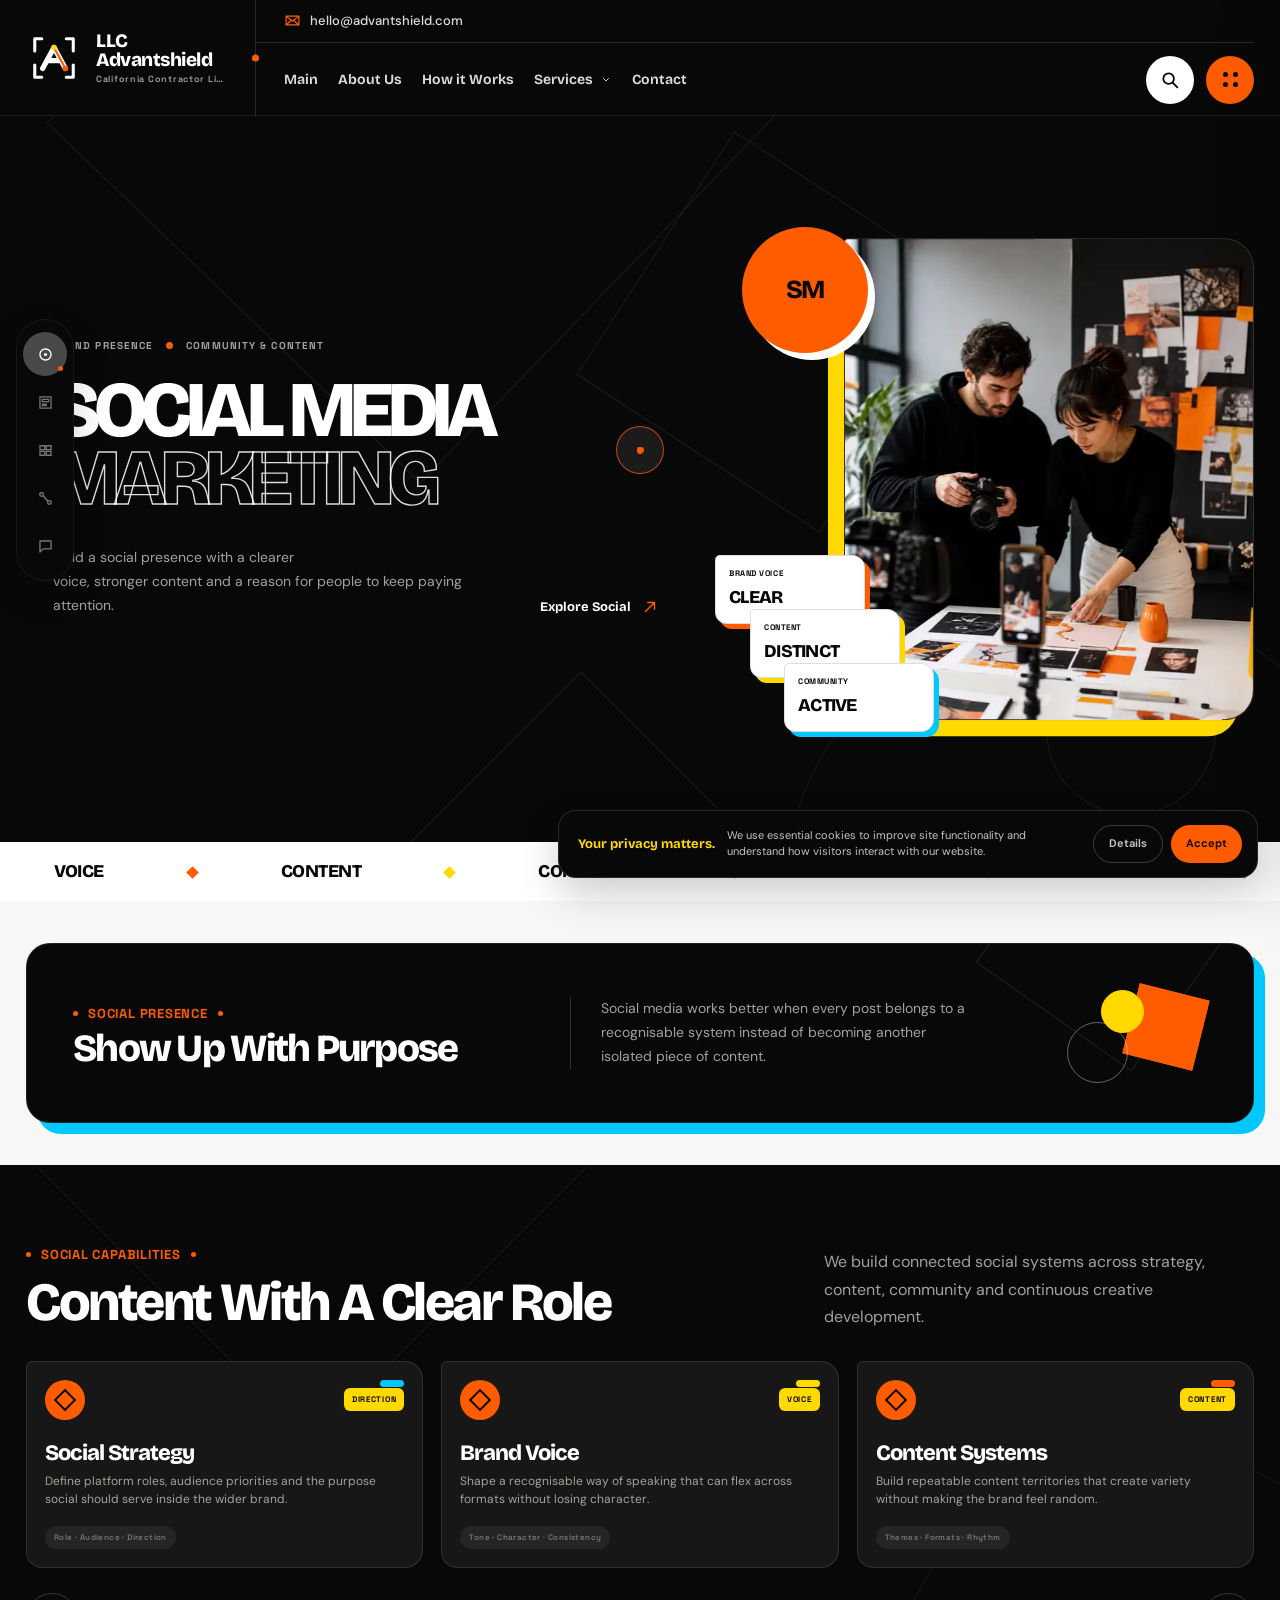
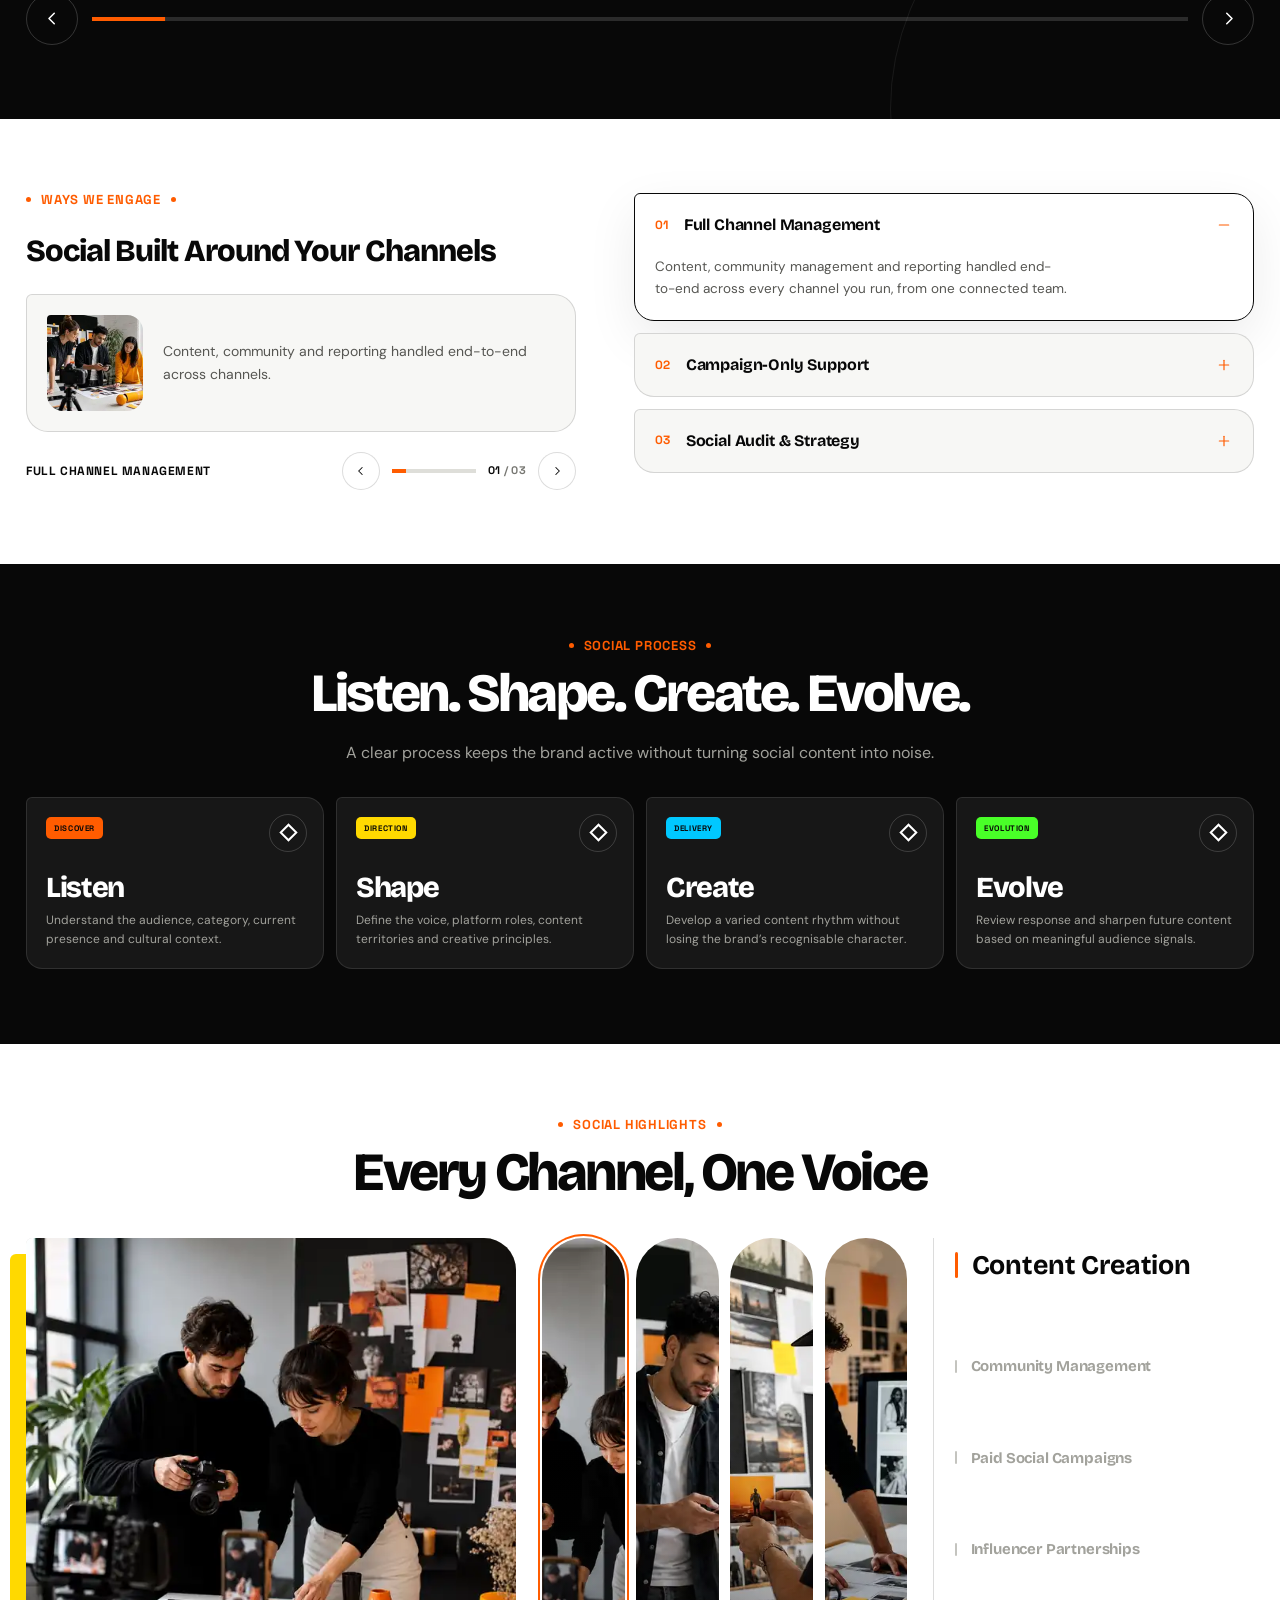
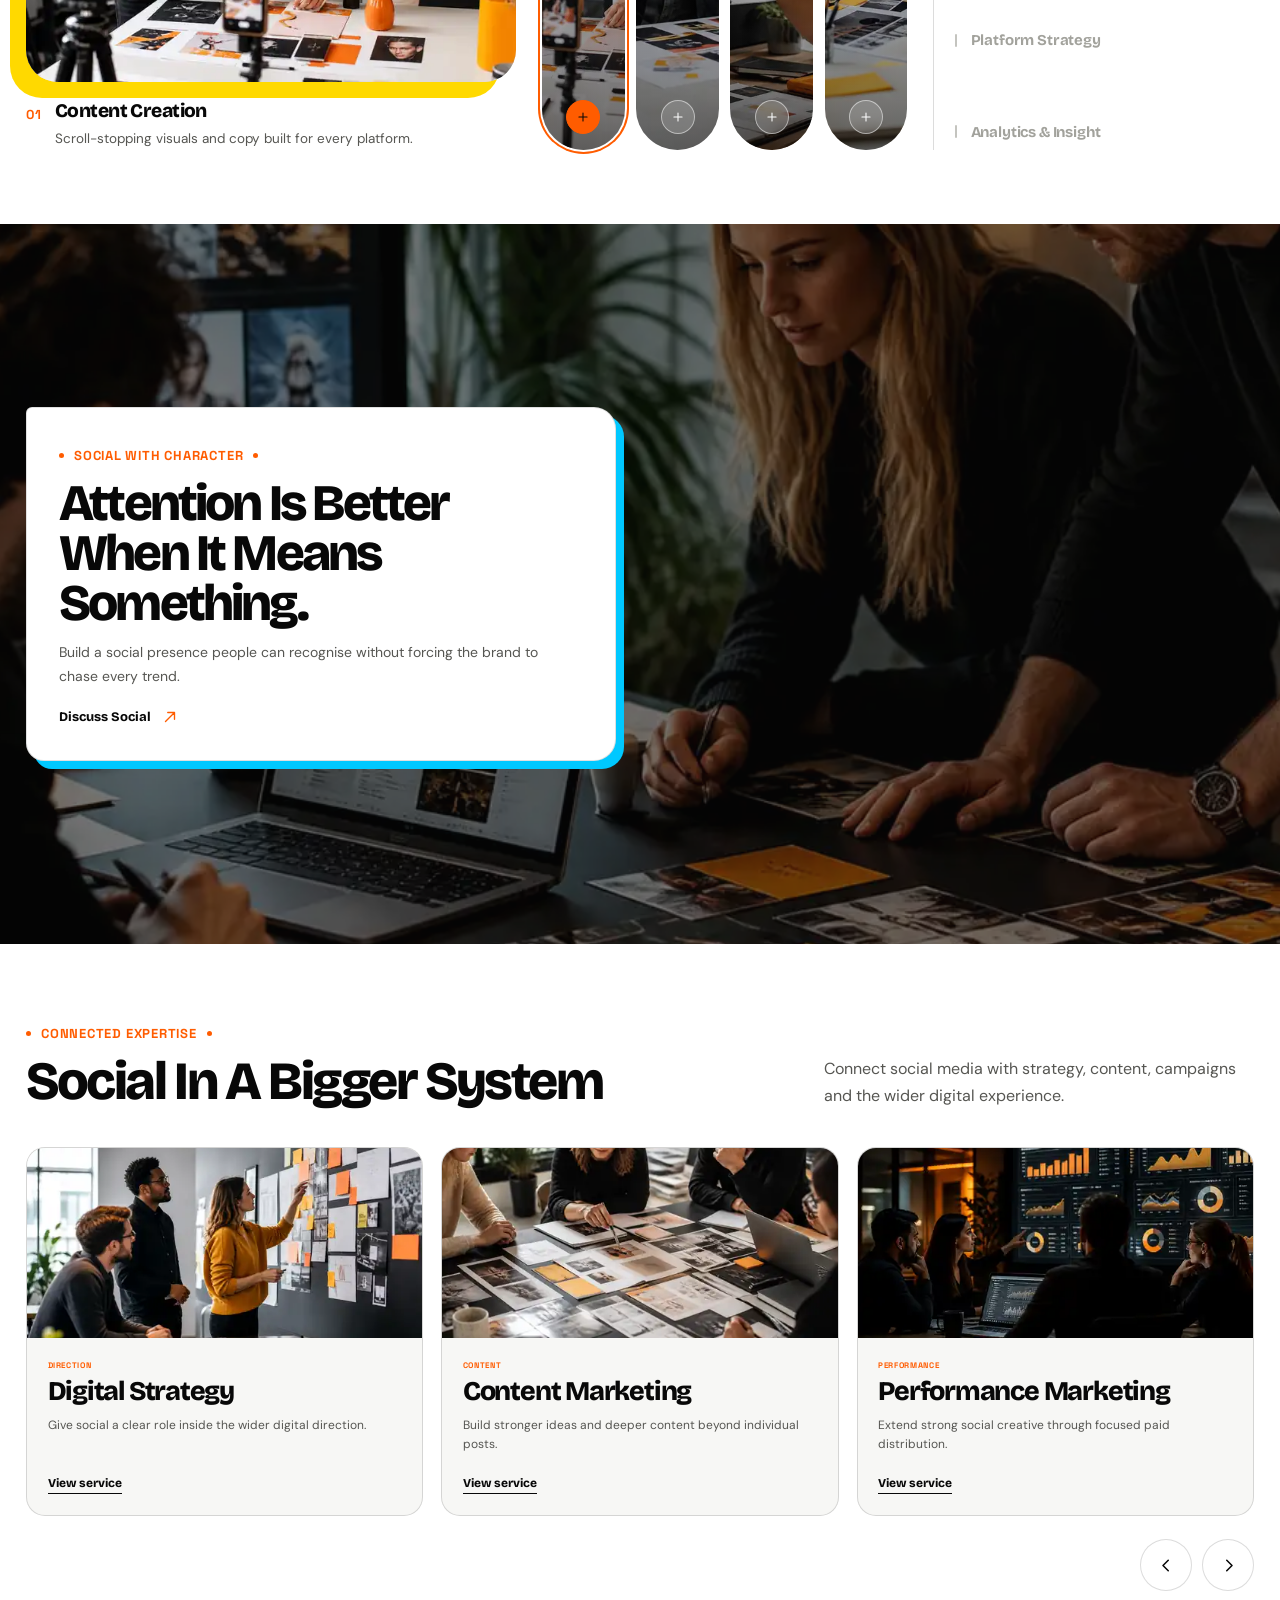
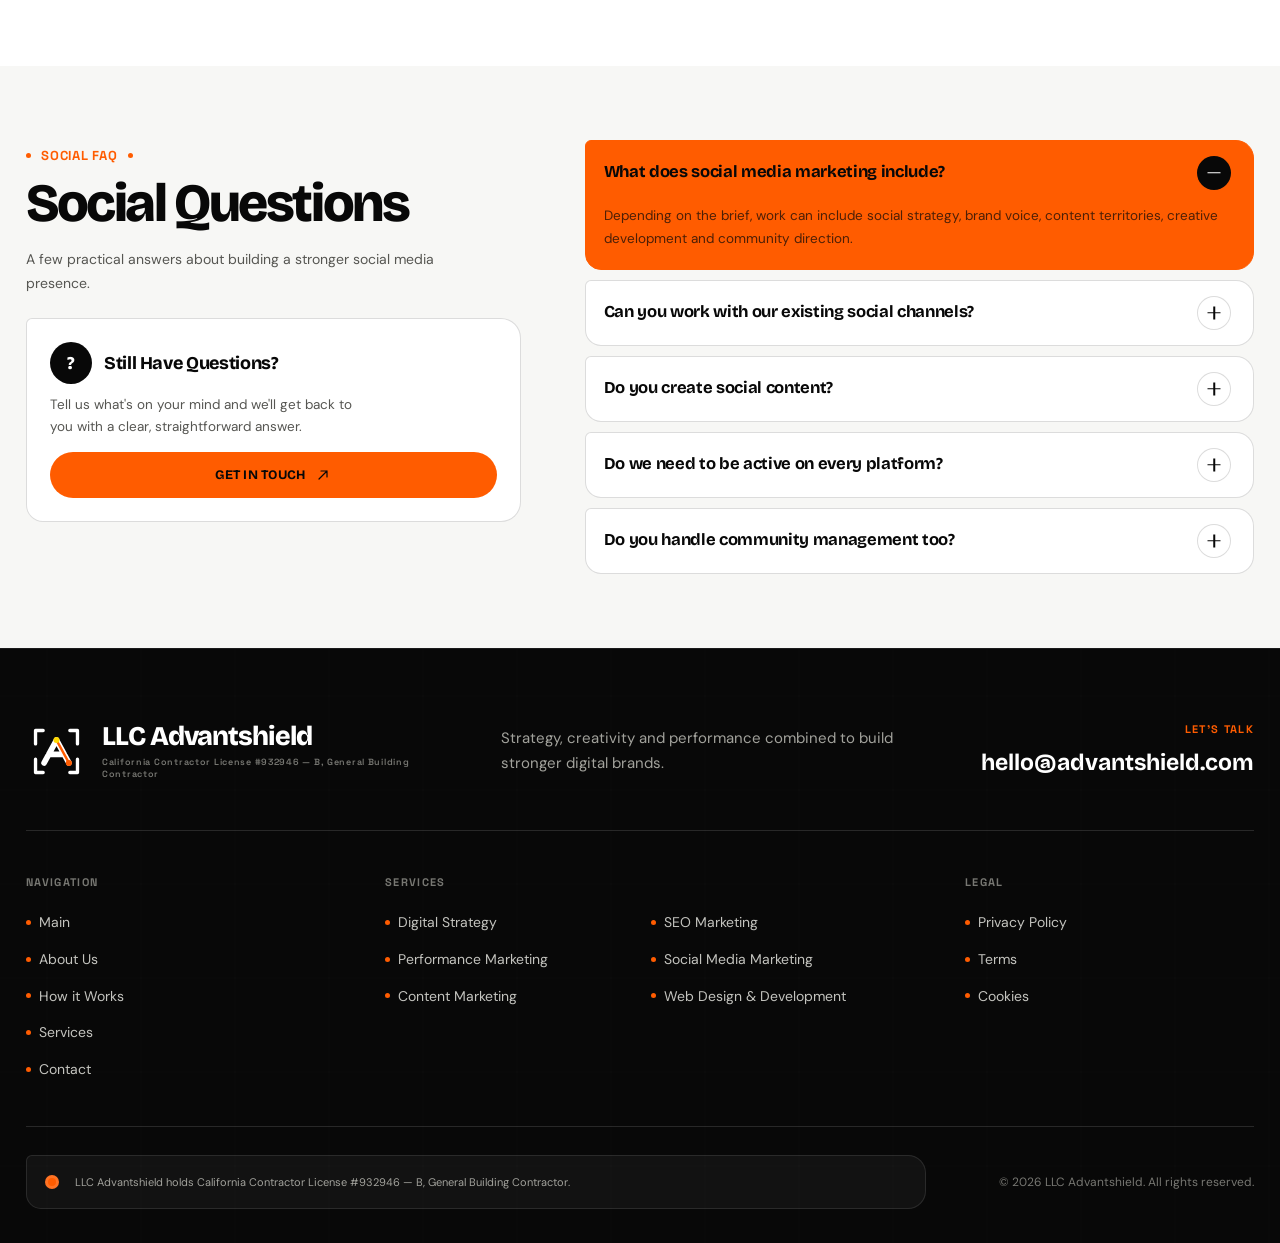
<file: social-media-marketing.html>
<!DOCTYPE html>
<html lang="en">
<head>
    <meta charset="UTF-8">

    <meta
        name="viewport"
        content="width=device-width, initial-scale=1, viewport-fit=cover"
    >

    <meta
        name="description"
        content="Social Media Marketing by LLC Advantshield — strategy, content systems and community-focused social experiences built around a distinctive brand presence."
    >

    <meta name="theme-color" content="#080808">

    <title>Social Media Marketing | LLC Advantshield</title>

    <link
        rel="icon"
        type="image/svg+xml"
        href="assets/icons/favicon.svg"
        data-site-favicon
    >

    <!-- Fonts -->
    <link rel="preconnect" href="https://fonts.googleapis.com">
    <link rel="preconnect" href="https://fonts.gstatic.com" crossorigin>

    <link
        href="https://fonts.googleapis.com/css2?family=Bricolage+Grotesque:opsz,wght@12..96,400;12..96,500;12..96,600;12..96,700;12..96,800&family=DM+Sans:opsz,wght@9..40,400;9..40,500;9..40,600&family=Space+Grotesk:wght@400;500;600;700&display=swap"
        rel="stylesheet"
    >

    <!-- Vendor -->
    <link
        rel="stylesheet"
        href="assets/vendor/swiper-bundle.min.css"
    >

    <link
        rel="stylesheet"
        href="assets/vendor/aos.css"
    >

    <!-- Site -->
    <link
        rel="stylesheet"
        href="assets/css/global.css"
    >

    <link
        rel="stylesheet"
        href="assets/css/services.css"
    >
</head>

<body
    class="page page--service page--social-media"
    data-page="socialMediaMarketing"
    data-service="social-media-marketing"
>

    <!-- =====================================================
         CUSTOM CURSOR
    ====================================================== -->

    <div
        class="cursor"
        aria-hidden="true"
        data-cursor
    >
        <span class="cursor__dot"></span>
        <span class="cursor__follower"></span>
    </div>


    <!-- =====================================================
         HEADER
    ====================================================== -->

    <header
        class="site-header"
        data-header
    >
        <div class="site-header__shell">

            <a
                class="site-header__brand"
                href="index.html"
                aria-label="LLC Advantshield home"
            >
                <img
                    class="site-header__logo"
                    src="assets/icons/logo.svg"
                    alt=""
                    width="62"
                    height="62"
                    data-site-logo
                >

                <span class="site-header__brand-copy">

                    <strong
                        class="site-header__brand-name"
                        data-brand-name
                    >
                        LLC Advantshield
                    </strong>

                    <span
                        class="site-header__brand-tagline"
                        data-brand-tagline
                    >
                        California Contractor License #932946 — B, General Building Contractor
                    </span>

                </span>
            </a>


            <div class="site-header__content">

                <div class="site-header__top">

                    <a
                        class="site-header__email"
                        href="mailto:hello@advantshield.com"
                        data-site-email-link
                    >
                        <svg viewBox="0 0 24 24" aria-hidden="true">
                            <path
                                d="M3 5.75h18v12.5H3V5.75Zm1.5 1.5 7.5 5.4 7.5-5.4M4.5 17l5.5-5m9.5 5-5.5-5"
                                fill="none"
                                stroke="currentColor"
                                stroke-width="1.7"
                                stroke-linecap="round"
                                stroke-linejoin="round"
                            />
                        </svg>

                        <span data-site-email>
                            hello@advantshield.com
                        </span>
                    </a>

                    <span class="site-header__top-note">
                        Strategy · Creative · Performance
                    </span>

                </div>


                <div class="site-header__bottom">

                    <nav
                        class="site-nav"
                        aria-label="Primary navigation"
                    >
                        <ul
                            class="site-nav__list"
                            data-primary-nav
                        ></ul>
                    </nav>


                    <div class="site-header__actions">

                        <button
                            class="header-action header-action--search"
                            type="button"
                            aria-label="Open search"
                            aria-controls="site-search"
                            aria-expanded="false"
                            data-search-open
                        >
                            <svg viewBox="0 0 24 24" aria-hidden="true">
                                <circle
                                    cx="10.5"
                                    cy="10.5"
                                    r="5.8"
                                    fill="none"
                                    stroke="currentColor"
                                    stroke-width="2"
                                />

                                <path
                                    d="m15 15 5 5"
                                    fill="none"
                                    stroke="currentColor"
                                    stroke-width="2"
                                    stroke-linecap="round"
                                />
                            </svg>
                        </button>


                        <button
                            class="header-action header-action--burger"
                            type="button"
                            aria-label="Open menu"
                            aria-controls="burger-panel"
                            aria-expanded="false"
                            data-burger-open
                        >
                            <span></span>
                            <span></span>
                            <span></span>
                            <span></span>
                        </button>

                    </div>

                </div>

            </div>

        </div>
    </header>


    <!-- =====================================================
         BURGER
    ====================================================== -->

    <div
        class="burger-overlay"
        data-burger-overlay
        hidden
    ></div>


    <aside
        class="burger-panel"
        id="burger-panel"
        aria-hidden="true"
        aria-label="Website menu"
        data-burger-panel
    >

        <div class="burger-panel__header">

            <a
                class="burger-panel__brand"
                href="index.html"
            >
                <img
                    src="assets/icons/logo.svg"
                    alt=""
                    width="58"
                    height="58"
                    data-site-logo
                >

                <span>
                    <strong data-brand-name>
                        LLC Advantshield
                    </strong>

                    <small data-brand-tagline>
                        California Contractor License #932946 — B, General Building Contractor
                    </small>
                </span>
            </a>


            <button
                class="burger-panel__close"
                type="button"
                aria-label="Close menu"
                data-burger-close
            >
                <span></span>
                <span></span>
            </button>

        </div>


        <div class="burger-panel__body">

            <div class="burger-panel__intro">

                <p
                    class="burger-panel__text"
                    data-burger-description
                >
                    We create focused digital strategies,
                    distinctive experiences and measurable
                    marketing systems for ambitious brands.
                </p>


                <a
                    class="burger-panel__cta"
                    href="index.html#contact"
                    data-burger-cta
                >
                    <span>
                        Start a Project
                    </span>

                    <svg viewBox="0 0 24 24" aria-hidden="true">
                        <path
                            d="M6 18 18 6M9 6h9v9"
                            fill="none"
                            stroke="currentColor"
                            stroke-width="1.8"
                            stroke-linecap="round"
                            stroke-linejoin="round"
                        />
                    </svg>
                </a>

            </div>


            <nav
                class="burger-nav"
                aria-label="Expanded navigation"
            >
                <div data-burger-nav></div>
            </nav>


            <div class="burger-panel__contact">

                <h2 class="burger-panel__title">
                    Contact Info
                </h2>


                <div class="burger-panel__contact-list">

                    <div class="burger-panel__contact-item">

                        <svg viewBox="0 0 24 24" aria-hidden="true">
                            <path
                                d="M12 21s6-5.1 6-11a6 6 0 1 0-12 0c0 5.9 6 11 6 11Z"
                                fill="none"
                                stroke="currentColor"
                                stroke-width="1.7"
                            />

                            <circle
                                cx="12"
                                cy="10"
                                r="2.2"
                                fill="none"
                                stroke="currentColor"
                                stroke-width="1.7"
                            />
                        </svg>

                        <span data-site-address>
                            California Contractor License #932946 — B, General Building Contractor
                        </span>

                    </div>


                    <a
                        class="burger-panel__contact-item"
                        href="mailto:hello@advantshield.com"
                        data-site-email-link
                    >
                        <svg viewBox="0 0 24 24" aria-hidden="true">
                            <path
                                d="M3 5.75h18v12.5H3V5.75Zm1.5 1.5 7.5 5.4 7.5-5.4"
                                fill="none"
                                stroke="currentColor"
                                stroke-width="1.7"
                                stroke-linecap="round"
                                stroke-linejoin="round"
                            />
                        </svg>

                        <span data-site-email>
                            hello@advantshield.com
                        </span>
                    </a>

                </div>

            </div>

        </div>
    </aside>


    <!-- =====================================================
         SEARCH
    ====================================================== -->

    <div
        class="site-search"
        id="site-search"
        aria-hidden="true"
        data-search
    >

        <div
            class="site-search__backdrop"
            data-search-close
        ></div>


        <div
            class="site-search__dialog"
            role="dialog"
            aria-modal="true"
            aria-labelledby="search-title"
        >

            <div class="site-search__header">

                <div>
                    <span class="site-search__label">
                        Site Search
                    </span>

                    <h2
                        class="site-search__title"
                        id="search-title"
                    >
                        Find what you need
                    </h2>
                </div>


                <button
                    class="site-search__close"
                    type="button"
                    aria-label="Close search"
                    data-search-close
                >
                    <span></span>
                    <span></span>
                </button>

            </div>


            <label
                class="site-search__field"
                for="site-search-input"
            >

                <svg viewBox="0 0 24 24" aria-hidden="true">
                    <circle
                        cx="10.5"
                        cy="10.5"
                        r="5.8"
                        fill="none"
                        stroke="currentColor"
                        stroke-width="2"
                    />

                    <path
                        d="m15 15 5 5"
                        fill="none"
                        stroke="currentColor"
                        stroke-width="2"
                        stroke-linecap="round"
                    />
                </svg>

                <input
                    id="site-search-input"
                    type="search"
                    autocomplete="off"
                    placeholder="Search the website"
                    data-search-input
                >

            </label>


            <div
                class="site-search__results"
                aria-live="polite"
                data-search-results
            ></div>

        </div>
    </div>


    <!-- =====================================================
         LEFT STICKY NAV
    ====================================================== -->

    <nav
        class="section-dock"
        aria-label="Social Media Marketing sections"
        data-section-dock
    >

        <a
            class="section-dock__item is-active"
            href="#service-home"
            aria-label="Social Media Marketing"
            data-section-link="service-home"
        >
            <svg viewBox="0 0 24 24" aria-hidden="true">
                <circle
                    cx="12"
                    cy="12"
                    r="7"
                    fill="none"
                    stroke="currentColor"
                    stroke-width="1.7"
                />

                <circle
                    cx="12"
                    cy="12"
                    r="2"
                    fill="currentColor"
                />
            </svg>
        </a>


        <a
            class="section-dock__item"
            href="#overview"
            aria-label="Overview"
            data-section-link="overview"
        >
            <svg viewBox="0 0 24 24" aria-hidden="true">
                <path
                    d="M5 5h14v14H5V5Zm3 3h8v3H8V8Zm0 6h5v2H8v-2Z"
                    fill="none"
                    stroke="currentColor"
                    stroke-width="1.6"
                />
            </svg>
        </a>


        <a
            class="section-dock__item"
            href="#capabilities"
            aria-label="Capabilities"
            data-section-link="capabilities"
        >
            <svg viewBox="0 0 24 24" aria-hidden="true">
                <path
                    d="M5 6h6v5H5V6Zm8 0h6v5h-6V6ZM5 13h6v5H5v-5Zm8 0h6v5h-6v-5Z"
                    fill="none"
                    stroke="currentColor"
                    stroke-width="1.6"
                />
            </svg>
        </a>


        <a
            class="section-dock__item"
            href="#service-process"
            aria-label="Process"
            data-section-link="service-process"
        >
            <svg viewBox="0 0 24 24" aria-hidden="true">
                <circle
                    cx="7"
                    cy="7"
                    r="2.3"
                    fill="none"
                    stroke="currentColor"
                    stroke-width="1.7"
                />

                <circle
                    cx="17"
                    cy="17"
                    r="2.3"
                    fill="none"
                    stroke="currentColor"
                    stroke-width="1.7"
                />

                <path
                    d="m9 8.5 6 7"
                    fill="none"
                    stroke="currentColor"
                    stroke-width="1.7"
                />
            </svg>
        </a>


        <a
            class="section-dock__item"
            href="#service-faq"
            aria-label="FAQ"
            data-section-link="service-faq"
        >
            <svg viewBox="0 0 24 24" aria-hidden="true">
                <path
                    d="M5 5h14v10H9l-4 4V5Z"
                    fill="none"
                    stroke="currentColor"
                    stroke-width="1.7"
                    stroke-linejoin="round"
                />
            </svg>
        </a>
    </nav>


    <main>


        <!-- =================================================
             SOCIAL HERO
        ================================================== -->

        <section
            class="service-hero service-hero--social"
            id="service-home"
            data-section="service-home"
        >

            <div
                class="service-hero__pattern"
                aria-hidden="true"
                data-service-hero-pattern
            >
                <span></span>
                <span></span>
                <span></span>
            </div>


            <div class="container">

                <div class="service-hero__layout">

                    <div class="service-hero__content">

                        <div class="service-hero__meta">

                            <span>
                                Brand Presence
                            </span>

                            <i aria-hidden="true"></i>

                            <span>
                                Community & Content
                            </span>

                        </div>


                        <h1 class="service-hero__title">

                            <span class="service-hero__title-mask">
                                <span data-service-title-line>
                                    Social Media
                                </span>
                            </span>

                            <span class="service-hero__title-mask">
                                <span
                                    class="service-hero__title-accent"
                                    data-service-title-line
                                >
                                    Marketing
                                </span>
                            </span>

                        </h1>


                        <div
                            class="service-hero__bottom"
                            data-service-hero-copy
                        >

                            <p>
                                Build a social presence with a clearer
                                <br>
                                voice, stronger content and a reason
                                for people to keep paying attention.
                            </p>


                            <a
                                class="service-hero__cta"
                                href="#overview"
                            >
                                <span>
                                    Explore Social
                                </span>

                                <svg viewBox="0 0 24 24" aria-hidden="true">
                                    <path
                                        d="M6 18 18 6M9 6h9v9"
                                        fill="none"
                                        stroke="currentColor"
                                        stroke-width="1.8"
                                        stroke-linecap="round"
                                        stroke-linejoin="round"
                                    />
                                </svg>
                            </a>

                        </div>

                    </div>


                    <div
                        class="service-hero__visual service-hero__visual--social"
                        data-aos="fade-left"
                    >

                        <div
                            class="service-hero__media"
                            data-parallax-media
                        >
                            <img
                                src="assets/images/services/social-media-hero.webp"
                                alt="Creative social media team developing content"
                                width="820"
                                height="960"
                            >
                        </div>


                        <div
                            class="social-hero-stack"
                            aria-hidden="true"
                        >

                            <article class="social-hero-stack__card social-hero-stack__card--one">
                                <span>
                                    Brand voice
                                </span>

                                <strong>
                                    CLEAR
                                </strong>
                            </article>


                            <article class="social-hero-stack__card social-hero-stack__card--two">
                                <span>
                                    Content
                                </span>

                                <strong>
                                    DISTINCT
                                </strong>
                            </article>


                            <article class="social-hero-stack__card social-hero-stack__card--three">
                                <span>
                                    Community
                                </span>

                                <strong>
                                    ACTIVE
                                </strong>
                            </article>

                        </div>


                        <div
                            class="service-hero__stamp"
                            aria-hidden="true"
                        >
                            <strong>
                                SM
                            </strong>
                        </div>

                    </div>

                </div>

            </div>


            <div class="service-marquee">

                <div class="service-marquee__track">

                    <div class="service-marquee__group">
                        <span>VOICE</span>
                        <i></i>
                        <span>CONTENT</span>
                        <i></i>
                        <span>COMMUNITY</span>
                        <i></i>
                        <span>CULTURE</span>
                        <i></i>
                        <span>CREATIVE</span>
                        <i></i>
                    </div>

                    <div
                        class="service-marquee__group"
                        aria-hidden="true"
                    >
                        <span>VOICE</span>
                        <i></i>
                        <span>CONTENT</span>
                        <i></i>
                        <span>COMMUNITY</span>
                        <i></i>
                        <span>CULTURE</span>
                        <i></i>
                        <span>CREATIVE</span>
                        <i></i>
                    </div>

                </div>

            </div>

        </section>


        <!-- =================================================
             INTRO BAR
        ================================================== -->

        <section
            class="service-intro"
            id="overview"
            data-section="overview"
        >

            <div class="container">

                <div
                    class="service-intro-bar service-intro-bar--social"
                    data-aos="fade-up"
                >

                    <div class="service-intro-bar__lead">

                        <span class="section-label">
                            Social Presence
                        </span>

                        <h2>
                            Show Up With Purpose
                        </h2>

                    </div>


                    <div class="service-intro-bar__copy">

                        <p>
                            Social media works better when every post
                            belongs to a recognisable system instead
                            of becoming another isolated piece of content.
                        </p>

                    </div>


                    <div
                        class="service-intro-bar__visual"
                        aria-hidden="true"
                    >
                        <span></span>
                        <span></span>
                        <span></span>
                    </div>

                </div>

            </div>
        </section>

        <!-- =================================================
             CAPABILITIES
        ================================================== -->

        <section
            class="section service-capabilities service-capabilities--social"
            id="capabilities"
            data-section="capabilities"
        >

            <div
                class="service-capabilities__pattern"
                aria-hidden="true"
            ></div>


            <div class="container">

                <div
                    class="section-heading section-heading--split"
                    data-aos="fade-up"
                >

                    <div>

                        <span class="section-label">
                            Social Capabilities
                        </span>

                        <h2 class="section-title">
                            Content With A Clear Role
                        </h2>

                    </div>


                    <p>
                        We build connected social systems across strategy,
                        content, community and continuous creative
                        development.
                    </p>

                </div>


                <div
                    class="swiper service-capabilities-swiper"
                    data-aos="fade-up"
                    data-aos-delay="70"
                >

                    <div class="swiper-wrapper">


                        <article class="swiper-slide capability-card">

                            <div class="capability-card__top">

                                <span class="capability-card__symbol">
                                    <i></i>
                                </span>

                                <span class="capability-card__tag">
                                    Direction
                                </span>

                            </div>

                            <h3>
                                Social Strategy
                            </h3>

                            <p>
                                Define platform roles, audience priorities
                                and the purpose social should serve
                                inside the wider brand.
                            </p>

                            <div class="capability-card__footer">
                                Role · Audience · Direction
                            </div>

                        </article>


                        <article class="swiper-slide capability-card">

                            <div class="capability-card__top">

                                <span class="capability-card__symbol">
                                    <i></i>
                                </span>

                                <span class="capability-card__tag">
                                    Voice
                                </span>

                            </div>

                            <h3>
                                Brand Voice
                            </h3>

                            <p>
                                Shape a recognisable way of speaking
                                that can flex across formats without
                                losing character.
                            </p>

                            <div class="capability-card__footer">
                                Tone · Character · Consistency
                            </div>

                        </article>


                        <article class="swiper-slide capability-card">

                            <div class="capability-card__top">

                                <span class="capability-card__symbol">
                                    <i></i>
                                </span>

                                <span class="capability-card__tag">
                                    Content
                                </span>

                            </div>

                            <h3>
                                Content Systems
                            </h3>

                            <p>
                                Build repeatable content territories
                                that create variety without making
                                the brand feel random.
                            </p>

                            <div class="capability-card__footer">
                                Themes · Formats · Rhythm
                            </div>

                        </article>


                        <article class="swiper-slide capability-card">

                            <div class="capability-card__top">

                                <span class="capability-card__symbol">
                                    <i></i>
                                </span>

                                <span class="capability-card__tag">
                                    Community
                                </span>

                            </div>

                            <h3>
                                Community Direction
                            </h3>

                            <p>
                                Create a clearer approach to interaction,
                                response and participation around
                                the brand.
                            </p>

                            <div class="capability-card__footer">
                                Listen · Respond · Connect
                            </div>

                        </article>


                        <article class="swiper-slide capability-card">

                            <div class="capability-card__top">

                                <span class="capability-card__symbol">
                                    <i></i>
                                </span>

                                <span class="capability-card__tag">
                                    Evolution
                                </span>

                            </div>

                            <h3>
                                Creative Review
                            </h3>

                            <p>
                                Understand what is resonating and use
                                those signals to improve the next
                                creative direction.
                            </p>

                            <div class="capability-card__footer">
                                Review · Learn · Evolve
                            </div>

                        </article>

                    </div>

                </div>


                <div class="service-capabilities__controls">

                    <button
                        class="slider-control service-capabilities-prev"
                        type="button"
                        aria-label="Previous social capabilities"
                    >
                        <svg viewBox="0 0 24 24" aria-hidden="true">
                            <path
                                d="m14 6-6 6 6 6"
                                fill="none"
                                stroke="currentColor"
                                stroke-width="1.8"
                                stroke-linecap="round"
                                stroke-linejoin="round"
                            />
                        </svg>
                    </button>


                    <div
                        class="slider-progress service-capabilities-progress"
                    ></div>


                    <button
                        class="slider-control service-capabilities-next"
                        type="button"
                        aria-label="Next social capabilities"
                    >
                        <svg viewBox="0 0 24 24" aria-hidden="true">
                            <path
                                d="m10 6 6 6-6 6"
                                fill="none"
                                stroke="currentColor"
                                stroke-width="1.8"
                                stroke-linecap="round"
                                stroke-linejoin="round"
                            />
                        </svg>
                    </button>

                </div>

            </div>
        </section>

        <!-- =================================================
             WAYS TO ENGAGE
        ================================================== -->

        <section class="section sync-panel">

            <div class="container">

                <div
                    class="sync-panel__layout"
                    data-sync-panel
                >

                    <div
                        class="sync-panel__visual"
                        data-aos="fade-up"
                    >
                        <span class="section-label">
                            Ways We Engage
                        </span>

                        <h2 class="sync-panel__title">
                            Social Built Around Your Channels
                        </h2>

                        <div
                            class="swiper sync-panel-swiper"
                            data-sync-swiper
                        >
                            <div class="swiper-wrapper">

                        <article
                            class="swiper-slide sync-panel-slide"
                            data-slide-label="Full Channel Management"
                        >
                            <div class="sync-panel-slide__media">
                                <img
                                    src="assets/images/services/social-media-engage-1.webp"
                                    alt="Full Channel Management"
                                    width="192"
                                    height="192"
                                    loading="lazy"
                                >
                            </div>

                            <p class="sync-panel-slide__text">
                                Content, community and reporting handled end-to-end across channels.
                            </p>
                        </article>

                        <article
                            class="swiper-slide sync-panel-slide"
                            data-slide-label="Campaign-Only Support"
                        >
                            <div class="sync-panel-slide__media">
                                <img
                                    src="assets/images/services/social-media-engage-2.webp"
                                    alt="Campaign-Only Support"
                                    width="192"
                                    height="192"
                                    loading="lazy"
                                >
                            </div>

                            <p class="sync-panel-slide__text">
                                Focused support built around a single launch or paid push.
                            </p>
                        </article>

                        <article
                            class="swiper-slide sync-panel-slide"
                            data-slide-label="Social Audit &amp; Strategy"
                        >
                            <div class="sync-panel-slide__media">
                                <img
                                    src="assets/images/services/social-media-engage-3.webp"
                                    alt="Social Audit &amp; Strategy"
                                    width="192"
                                    height="192"
                                    loading="lazy"
                                >
                            </div>

                            <p class="sync-panel-slide__text">
                                A clear read on what's working and where to focus next.
                            </p>
                        </article>

                            </div>
                        </div>


                        <div class="sync-panel__meta">

                            <span
                                class="sync-panel__meta-label"
                                data-sync-label
                            >
                                Full Channel Management
                            </span>

                            <div class="sync-panel__nav">

                                <button
                                    class="slider-control sync-panel__nav-btn"
                                    type="button"
                                    data-sync-prev
                                    aria-label="Previous"
                                >
                                    <svg viewBox="0 0 24 24" aria-hidden="true">
                                        <path
                                            d="m14 6-6 6 6 6"
                                            fill="none"
                                            stroke="currentColor"
                                            stroke-width="1.8"
                                            stroke-linecap="round"
                                            stroke-linejoin="round"
                                        />
                                    </svg>
                                </button>

                                <div
                                    class="slider-progress sync-panel__progress-bar"
                                    data-sync-progress
                                ></div>

                                <span class="sync-panel__count">
                                    <span data-sync-current>01</span>
                                    /
                                    <span data-sync-total>03</span>
                                </span>

                                <button
                                    class="slider-control sync-panel__nav-btn"
                                    type="button"
                                    data-sync-next
                                    aria-label="Next"
                                >
                                    <svg viewBox="0 0 24 24" aria-hidden="true">
                                        <path
                                            d="m10 6 6 6-6 6"
                                            fill="none"
                                            stroke="currentColor"
                                            stroke-width="1.8"
                                            stroke-linecap="round"
                                            stroke-linejoin="round"
                                        />
                                    </svg>
                                </button>

                            </div>

                        </div>

                    </div>


                    <div
                        class="sync-panel__accordion"
                        role="list"
                        data-aos="fade-up"
                        data-aos-delay="90"
                    >

                        <div
                            class="sync-panel-item is-open"
                            data-sync-item
                        >
                            <button
                                class="sync-panel-item__trigger"
                                type="button"
                                aria-expanded="true"
                            >
                                <span class="sync-panel-item__index">
                                    01
                                </span>

                                <span class="sync-panel-item__label">
                                    Full Channel Management
                                </span>

                                <span
                                    class="sync-panel-item__icon"
                                    aria-hidden="true"
                                >
                                    <svg viewBox="0 0 24 24" aria-hidden="true">
                                        <path
                                            d="M5 12h14"
                                            fill="none"
                                            stroke="currentColor"
                                            stroke-width="1.8"
                                            stroke-linecap="round"
                                        />
                                        <path
                                            class="sync-panel-item__icon-v"
                                            d="M12 5v14"
                                            fill="none"
                                            stroke="currentColor"
                                            stroke-width="1.8"
                                            stroke-linecap="round"
                                        />
                                    </svg>
                                </span>
                            </button>

                            <div class="sync-panel-item__panel">
                                <p>
                                    Content, community management and reporting handled end-to-end across every channel you run, from one connected team.
                                </p>
                            </div>
                        </div>

                        <div
                            class="sync-panel-item"
                            data-sync-item
                        >
                            <button
                                class="sync-panel-item__trigger"
                                type="button"
                                aria-expanded="false"
                            >
                                <span class="sync-panel-item__index">
                                    02
                                </span>

                                <span class="sync-panel-item__label">
                                    Campaign-Only Support
                                </span>

                                <span
                                    class="sync-panel-item__icon"
                                    aria-hidden="true"
                                >
                                    <svg viewBox="0 0 24 24" aria-hidden="true">
                                        <path
                                            d="M5 12h14"
                                            fill="none"
                                            stroke="currentColor"
                                            stroke-width="1.8"
                                            stroke-linecap="round"
                                        />
                                        <path
                                            class="sync-panel-item__icon-v"
                                            d="M12 5v14"
                                            fill="none"
                                            stroke="currentColor"
                                            stroke-width="1.8"
                                            stroke-linecap="round"
                                        />
                                    </svg>
                                </span>
                            </button>

                            <div class="sync-panel-item__panel">
                                <p>
                                    Focused creative and media support built around a single launch, moment or paid push, without an ongoing retainer.
                                </p>
                            </div>
                        </div>

                        <div
                            class="sync-panel-item"
                            data-sync-item
                        >
                            <button
                                class="sync-panel-item__trigger"
                                type="button"
                                aria-expanded="false"
                            >
                                <span class="sync-panel-item__index">
                                    03
                                </span>

                                <span class="sync-panel-item__label">
                                    Social Audit &amp; Strategy
                                </span>

                                <span
                                    class="sync-panel-item__icon"
                                    aria-hidden="true"
                                >
                                    <svg viewBox="0 0 24 24" aria-hidden="true">
                                        <path
                                            d="M5 12h14"
                                            fill="none"
                                            stroke="currentColor"
                                            stroke-width="1.8"
                                            stroke-linecap="round"
                                        />
                                        <path
                                            class="sync-panel-item__icon-v"
                                            d="M12 5v14"
                                            fill="none"
                                            stroke="currentColor"
                                            stroke-width="1.8"
                                            stroke-linecap="round"
                                        />
                                    </svg>
                                </span>
                            </button>

                            <div class="sync-panel-item__panel">
                                <p>
                                    A clear, honest read on what's working, what isn't, and exactly where attention should go next.
                                </p>
                            </div>
                        </div>

                    </div>

                </div>

            </div>
        </section>

        <!-- =================================================
             PROCESS
        ================================================== -->

        <section
            class="section service-process"
            id="service-process"
            data-section="service-process"
        >

            <div class="container">

                <div
                    class="section-heading section-heading--center"
                    data-aos="fade-up"
                >

                    <span class="section-label">
                        Social Process
                    </span>

                    <h2 class="section-title">
                        Listen. Shape. Create. Evolve.
                    </h2>

                    <p>
                        A clear process keeps the brand active
                        without turning social content into noise.
                    </p>

                </div>


                <div
                    class="service-process__track"
                    data-aos="fade-up"
                    data-aos-delay="70"
                >

                    <article class="service-process-card">

                        <span class="service-process-card__mark">
                            Discover
                        </span>

                        <div class="service-process-card__symbol">
                            <span></span>
                        </div>

                        <h3>
                            Listen
                        </h3>

                        <p>
                            Understand the audience, category,
                            current presence and cultural context.
                        </p>

                    </article>


                    <article class="service-process-card">

                        <span class="service-process-card__mark">
                            Direction
                        </span>

                        <div class="service-process-card__symbol">
                            <span></span>
                        </div>

                        <h3>
                            Shape
                        </h3>

                        <p>
                            Define the voice, platform roles,
                            content territories and creative principles.
                        </p>

                    </article>


                    <article class="service-process-card">

                        <span class="service-process-card__mark">
                            Delivery
                        </span>

                        <div class="service-process-card__symbol">
                            <span></span>
                        </div>

                        <h3>
                            Create
                        </h3>

                        <p>
                            Develop a varied content rhythm without
                            losing the brand’s recognisable character.
                        </p>

                    </article>


                    <article class="service-process-card">

                        <span class="service-process-card__mark">
                            Evolution
                        </span>

                        <div class="service-process-card__symbol">
                            <span></span>
                        </div>

                        <h3>
                            Evolve
                        </h3>

                        <p>
                            Review response and sharpen future content
                            based on meaningful audience signals.
                        </p>

                    </article>

                </div>

            </div>
        </section>


        <!-- =================================================
             HIGHLIGHTS
        ================================================== -->

        <section
            class="section service-highlights"
            id="highlights"
            data-section="highlights"
            data-highlights
        >

            <div class="container">

                <div
                    class="section-heading section-heading--center"
                    data-aos="fade-up"
                >

                    <span class="section-label">
                        Social Highlights
                    </span>

                    <h2 class="section-title">
                        Every Channel, One Voice
                    </h2>

                </div>


                <div
                    class="service-highlights__row"
                    data-aos="fade-up"
                    data-aos-delay="70"
                >

                    <div class="service-highlights__visual">

                        <div
                            class="service-highlights__photo"
                            data-highlights-photo
                        >
                            <img
                                data-highlights-img
                                src="assets/images/services/social-media-marketing-highlight-1.webp"
                                alt="Content Creation"
                                width="820"
                                height="960"
                                loading="lazy"
                            >
                        </div>


                        <div
                            class="service-highlights__caption"
                            data-highlights-caption
                        >

                            <span
                                class="service-highlights__index"
                                data-highlights-index
                            >
                                01
                            </span>

                            <div class="service-highlights__caption-text">

                                <h3 data-highlights-heading>
                                    Content Creation
                                </h3>

                                <p data-highlights-desc>
                                    Scroll-stopping visuals and copy built for every platform.
                                </p>

                            </div>

                        </div>

                    </div>


                    <div
                        class="service-highlights__cards"
                        role="list"
                    >

                        <button
                            class="service-highlights__card is-active"
                            type="button"
                            data-highlights-card
                            data-index="0"
                            aria-label="View Content Creation"
                        >

                            <span class="service-highlights__card-media">
                                <img
                                    src="assets/images/services/social-media-marketing-highlight-1.webp"
                                    alt=""
                                    width="220"
                                    height="520"
                                    loading="lazy"
                                >
                            </span>

                            <span
                                class="service-highlights__card-btn"
                                aria-hidden="true"
                            >
                                <svg viewBox="0 0 24 24" aria-hidden="true">
                                    <path
                                        d="M12 5v14M5 12h14"
                                        fill="none"
                                        stroke="currentColor"
                                        stroke-width="1.8"
                                        stroke-linecap="round"
                                    />
                                </svg>
                            </span>

                        </button>

                        <button
                            class="service-highlights__card"
                            type="button"
                            data-highlights-card
                            data-index="1"
                            aria-label="View Community Management"
                        >

                            <span class="service-highlights__card-media">
                                <img
                                    src="assets/images/services/social-media-marketing-highlight-2.webp"
                                    alt=""
                                    width="220"
                                    height="520"
                                    loading="lazy"
                                >
                            </span>

                            <span
                                class="service-highlights__card-btn"
                                aria-hidden="true"
                            >
                                <svg viewBox="0 0 24 24" aria-hidden="true">
                                    <path
                                        d="M12 5v14M5 12h14"
                                        fill="none"
                                        stroke="currentColor"
                                        stroke-width="1.8"
                                        stroke-linecap="round"
                                    />
                                </svg>
                            </span>

                        </button>

                        <button
                            class="service-highlights__card"
                            type="button"
                            data-highlights-card
                            data-index="2"
                            aria-label="View Paid Social Campaigns"
                        >

                            <span class="service-highlights__card-media">
                                <img
                                    src="assets/images/services/social-media-marketing-highlight-3.webp"
                                    alt=""
                                    width="220"
                                    height="520"
                                    loading="lazy"
                                >
                            </span>

                            <span
                                class="service-highlights__card-btn"
                                aria-hidden="true"
                            >
                                <svg viewBox="0 0 24 24" aria-hidden="true">
                                    <path
                                        d="M12 5v14M5 12h14"
                                        fill="none"
                                        stroke="currentColor"
                                        stroke-width="1.8"
                                        stroke-linecap="round"
                                    />
                                </svg>
                            </span>

                        </button>

                        <button
                            class="service-highlights__card"
                            type="button"
                            data-highlights-card
                            data-index="3"
                            aria-label="View Influencer Partnerships"
                        >

                            <span class="service-highlights__card-media">
                                <img
                                    src="assets/images/services/social-media-marketing-highlight-4.webp"
                                    alt=""
                                    width="220"
                                    height="520"
                                    loading="lazy"
                                >
                            </span>

                            <span
                                class="service-highlights__card-btn"
                                aria-hidden="true"
                            >
                                <svg viewBox="0 0 24 24" aria-hidden="true">
                                    <path
                                        d="M12 5v14M5 12h14"
                                        fill="none"
                                        stroke="currentColor"
                                        stroke-width="1.8"
                                        stroke-linecap="round"
                                    />
                                </svg>
                            </span>

                        </button>

                    </div>


                    <div
                        class="service-highlights__list"
                        role="list"
                        data-highlights-list
                    >

                        <button
                            class="service-highlights__item is-active"
                            type="button"
                            data-highlights-item
                            data-index="0"
                            data-image="assets/images/services/social-media-marketing-highlight-1.webp"
                            data-heading="Content Creation"
                            data-desc="Scroll-stopping visuals and copy built for every platform."
                            aria-current="true"
                        >
                            <span class="service-highlights__item-bar" aria-hidden="true"></span>
                            <span class="service-highlights__item-label">Content Creation</span>
                        </button>

                        <button
                            class="service-highlights__item"
                            type="button"
                            data-highlights-item
                            data-index="1"
                            data-image="assets/images/services/social-media-marketing-highlight-2.webp"
                            data-heading="Community Management"
                            data-desc="Real conversations that turn followers into a community."
                            aria-current="false"
                        >
                            <span class="service-highlights__item-bar" aria-hidden="true"></span>
                            <span class="service-highlights__item-label">Community Management</span>
                        </button>

                        <button
                            class="service-highlights__item"
                            type="button"
                            data-highlights-item
                            data-index="2"
                            data-image="assets/images/services/social-media-marketing-highlight-3.webp"
                            data-heading="Paid Social Campaigns"
                            data-desc="Targeted spend that puts the right content in front of the right people."
                            aria-current="false"
                        >
                            <span class="service-highlights__item-bar" aria-hidden="true"></span>
                            <span class="service-highlights__item-label">Paid Social Campaigns</span>
                        </button>

                        <button
                            class="service-highlights__item"
                            type="button"
                            data-highlights-item
                            data-index="3"
                            data-image="assets/images/services/social-media-marketing-highlight-4.webp"
                            data-heading="Influencer Partnerships"
                            data-desc="Authentic voices that extend reach without losing trust."
                            aria-current="false"
                        >
                            <span class="service-highlights__item-bar" aria-hidden="true"></span>
                            <span class="service-highlights__item-label">Influencer Partnerships</span>
                        </button>

                        <button
                            class="service-highlights__item"
                            type="button"
                            data-highlights-item
                            data-index="4"
                            data-image="assets/images/services/social-media-marketing-highlight-5.webp"
                            data-heading="Platform Strategy"
                            data-desc="A distinct approach for every channel, not one format for all."
                            aria-current="false"
                        >
                            <span class="service-highlights__item-bar" aria-hidden="true"></span>
                            <span class="service-highlights__item-label">Platform Strategy</span>
                        </button>

                        <button
                            class="service-highlights__item"
                            type="button"
                            data-highlights-item
                            data-index="5"
                            data-image="assets/images/services/social-media-marketing-highlight-6.webp"
                            data-heading="Analytics &amp; Insight"
                            data-desc="Clear reporting that shows what's actually driving growth."
                            aria-current="false"
                        >
                            <span class="service-highlights__item-bar" aria-hidden="true"></span>
                            <span class="service-highlights__item-label">Analytics &amp; Insight</span>
                        </button>

                    </div>

                </div>

            </div>
        </section>


        <!-- =================================================
             PARALLAX FEATURE
        ================================================== -->

        <section class="service-feature service-feature--social">

            <div
                class="service-feature__media"
                data-service-parallax
            >
                <img
                    src="assets/images/services/social-media-feature.webp"
                    alt="Creative team producing social media content"
                    width="1920"
                    height="1100"
                    loading="lazy"
                >
            </div>


            <div class="container">

                <div
                    class="service-feature__card"
                    data-aos="fade-up"
                >

                    <span class="section-label">
                        Social With Character
                    </span>

                    <h2>
                        Attention Is Better When It Means Something.
                    </h2>

                    <p>
                        Build a social presence people can recognise
                        without forcing the brand to chase every trend.
                    </p>


                    <a href="mailto:hello@advantshield.com" data-site-email-link>

                        <span>
                            Discuss Social
                        </span>

                        <svg viewBox="0 0 24 24" aria-hidden="true">
                            <path
                                d="M6 18 18 6M9 6h9v9"
                                fill="none"
                                stroke="currentColor"
                                stroke-width="1.8"
                                stroke-linecap="round"
                                stroke-linejoin="round"
                            />
                        </svg>

                    </a>

                </div>

            </div>
        </section>


        <!-- =================================================
             RELATED SERVICES
        ================================================== -->

        <section class="section related-services">

            <div class="container">

                <div
                    class="section-heading section-heading--split"
                    data-aos="fade-up"
                >

                    <div>

                        <span class="section-label">
                            Connected Expertise
                        </span>

                        <h2 class="section-title">
                            Social In A Bigger System
                        </h2>

                    </div>


                    <p>
                        Connect social media with strategy,
                        content, campaigns and the wider digital
                        experience.
                    </p>

                </div>


                <div
                    class="swiper related-services-swiper"
                    data-aos="fade-up"
                    data-aos-delay="70"
                >

                    <div class="swiper-wrapper">


                        <article class="swiper-slide related-service-card">

                            <div class="related-service-card__media">
                                <img
                                    src="assets/images/services/digital-strategy.webp"
                                    alt="Digital Strategy"
                                    width="700"
                                    height="480"
                                    loading="lazy"
                                >
                            </div>

                            <div class="related-service-card__body">

                                <span>
                                    Direction
                                </span>

                                <h3>
                                    Digital Strategy
                                </h3>

                                <p>
                                    Give social a clear role inside
                                    the wider digital direction.
                                </p>

                                <a href="digital-strategy.html">
                                    View service
                                </a>

                            </div>

                        </article>


                        <article class="swiper-slide related-service-card">

                            <div class="related-service-card__media">
                                <img
                                    src="assets/images/services/content-marketing.webp"
                                    alt="Content Marketing"
                                    width="700"
                                    height="480"
                                    loading="lazy"
                                >
                            </div>

                            <div class="related-service-card__body">

                                <span>
                                    Content
                                </span>

                                <h3>
                                    Content Marketing
                                </h3>

                                <p>
                                    Build stronger ideas and deeper
                                    content beyond individual posts.
                                </p>

                                <a href="content-marketing.html">
                                    View service
                                </a>

                            </div>

                        </article>


                        <article class="swiper-slide related-service-card">

                            <div class="related-service-card__media">
                                <img
                                    src="assets/images/services/performance-marketing.webp"
                                    alt="Performance Marketing"
                                    width="700"
                                    height="480"
                                    loading="lazy"
                                >
                            </div>

                            <div class="related-service-card__body">

                                <span>
                                    Performance
                                </span>

                                <h3>
                                    Performance Marketing
                                </h3>

                                <p>
                                    Extend strong social creative
                                    through focused paid distribution.
                                </p>

                                <a href="performance-marketing.html">
                                    View service
                                </a>

                            </div>

                        </article>


                        <article class="swiper-slide related-service-card">

                            <div class="related-service-card__media">
                                <img
                                    src="assets/images/services/web-design.webp"
                                    alt="Web Design and Development"
                                    width="700"
                                    height="480"
                                    loading="lazy"
                                >
                            </div>

                            <div class="related-service-card__body">

                                <span>
                                    Experience
                                </span>

                                <h3>
                                    Web Design
                                </h3>

                                <p>
                                    Make the experience after social
                                    interaction feel just as distinctive.
                                </p>

                                <a href="web-design.html">
                                    View service
                                </a>

                            </div>

                        </article>

                    </div>

                </div>


                <div class="related-services__controls">

                    <button
                        class="slider-control related-services-prev"
                        type="button"
                        aria-label="Previous related services"
                    >
                        <svg viewBox="0 0 24 24" aria-hidden="true">
                            <path
                                d="m14 6-6 6 6 6"
                                fill="none"
                                stroke="currentColor"
                                stroke-width="1.8"
                                stroke-linecap="round"
                                stroke-linejoin="round"
                            />
                        </svg>
                    </button>


                    <button
                        class="slider-control related-services-next"
                        type="button"
                        aria-label="Next related services"
                    >
                        <svg viewBox="0 0 24 24" aria-hidden="true">
                            <path
                                d="m10 6 6 6-6 6"
                                fill="none"
                                stroke="currentColor"
                                stroke-width="1.8"
                                stroke-linecap="round"
                                stroke-linejoin="round"
                            />
                        </svg>
                    </button>

                </div>

            </div>
        </section>


        <!-- =================================================
             FAQ
        ================================================== -->

        <section
            class="section service-faq service-faq--social"
            id="service-faq"
            data-section="service-faq"
        >

            <div class="container">

                <div class="service-faq__layout">

                    <div
                        class="service-faq__intro"
                        data-aos="fade-right"
                    >

                        <span class="section-label">
                            Social FAQ
                        </span>

                        <h2 class="section-title">
                            Social Questions
                        </h2>

                        <p>
                            A few practical answers about building
                            a stronger social media presence.
                        </p>


                        <div class="service-faq__cta">

                            <div class="service-faq__cta-head">
                                <span
                                    class="service-faq__cta-icon"
                                    aria-hidden="true"
                                >
                                    ?
                                </span>

                                <h3>
                                    Still Have Questions?
                                </h3>
                            </div>

                            <p>
                                Tell us what's on your mind and we'll
                                get back to you with a clear,
                                straightforward answer.
                            </p>

                            <a
                                class="service-faq__cta-link"
                                href="mailto:hello@advantshield.com"
                            >
                                <span>
                                    Get In Touch
                                </span>

                                <svg viewBox="0 0 24 24" aria-hidden="true">
                                    <path
                                        d="M6 18 18 6M9 6h9v9"
                                        fill="none"
                                        stroke="currentColor"
                                        stroke-width="1.8"
                                        stroke-linecap="round"
                                        stroke-linejoin="round"
                                    />
                                </svg>
                            </a>

                        </div>

                    </div>


                    <div
                        class="service-faq__accordion"
                        data-service-accordion
                        data-aos="fade-left"
                    >


                        <article class="service-faq-item is-open">

                            <h3>
                                <button
                                    class="service-faq-item__trigger"
                                    type="button"
                                    aria-expanded="true"
                                >
                                    <span>
                                        What does social media marketing
                                        include?
                                    </span>

                                    <span
                                        class="service-faq-item__icon"
                                        aria-hidden="true"
                                    ></span>
                                </button>
                            </h3>


                            <div class="service-faq-item__panel">

                                <div class="service-faq-item__inner">
                                    <p>
                                        Depending on the brief, work can
                                        include social strategy, brand voice,
                                        content territories, creative
                                        development and community direction.
                                    </p>
                                </div>

                            </div>

                        </article>


                        <article class="service-faq-item">

                            <h3>
                                <button
                                    class="service-faq-item__trigger"
                                    type="button"
                                    aria-expanded="false"
                                >
                                    <span>
                                        Can you work with our existing
                                        social channels?
                                    </span>

                                    <span
                                        class="service-faq-item__icon"
                                        aria-hidden="true"
                                    ></span>
                                </button>
                            </h3>


                            <div
                                class="service-faq-item__panel"
                                hidden
                            >

                                <div class="service-faq-item__inner">
                                    <p>
                                        Yes. We can review the current
                                        presence and improve the direction
                                        without forcing the brand to start
                                        again from zero.
                                    </p>
                                </div>

                            </div>

                        </article>


                        <article class="service-faq-item">

                            <h3>
                                <button
                                    class="service-faq-item__trigger"
                                    type="button"
                                    aria-expanded="false"
                                >
                                    <span>
                                        Do you create social content?
                                    </span>

                                    <span
                                        class="service-faq-item__icon"
                                        aria-hidden="true"
                                    ></span>
                                </button>
                            </h3>


                            <div
                                class="service-faq-item__panel"
                                hidden
                            >

                                <div class="service-faq-item__inner">
                                    <p>
                                        Yes. Projects can include creative
                                        concepts, content systems and
                                        production direction depending
                                        on what the brand needs.
                                    </p>
                                </div>

                            </div>

                        </article>


                        <article class="service-faq-item">

                            <h3>
                                <button
                                    class="service-faq-item__trigger"
                                    type="button"
                                    aria-expanded="false"
                                >
                                    <span>
                                        Do we need to be active on every
                                        platform?
                                    </span>

                                    <span
                                        class="service-faq-item__icon"
                                        aria-hidden="true"
                                    ></span>
                                </button>
                            </h3>


                            <div
                                class="service-faq-item__panel"
                                hidden
                            >

                                <div class="service-faq-item__inner">
                                    <p>
                                        No. We prefer to define a useful
                                        role for each relevant platform
                                        instead of spreading the brand
                                        everywhere without a clear reason.
                                    </p>
                                </div>

                            </div>

                        </article>


                        <article class="service-faq-item">

                            <h3>
                                <button
                                    class="service-faq-item__trigger"
                                    type="button"
                                    aria-expanded="false"
                                >
                                    <span>
                                        Do you handle community
                                        management too?
                                    </span>

                                    <span
                                        class="service-faq-item__icon"
                                        aria-hidden="true"
                                    ></span>
                                </button>
                            </h3>


                            <div
                                class="service-faq-item__panel"
                                hidden
                            >

                                <div class="service-faq-item__inner">
                                    <p>
                                        Yes. We can manage day-to-day
                                        comments and messages, or work
                                        alongside your team depending
                                        on what's needed.
                                    </p>
                                </div>

                            </div>

                        </article>

                    </div>

                </div>

            </div>
        </section>
    </main>


    <!-- =====================================================
         FOOTER
    ====================================================== -->

    <footer class="site-footer">

        <div
            class="site-footer__pattern"
            aria-hidden="true"
        ></div>


        <div class="container">

            <div class="site-footer__top">

                <a
                    class="site-footer__brand"
                    href="index.html"
                >
                    <img
                        src="assets/icons/logo.svg"
                        alt=""
                        width="68"
                        height="68"
                        data-site-logo
                    >

                    <span>
                        <strong data-brand-name>
                            LLC Advantshield
                        </strong>

                        <small data-brand-tagline>
                            California Contractor License #932946 — B, General Building Contractor
                        </small>
                    </span>
                </a>


                <p
                    class="site-footer__description"
                    data-footer-description
                >
                    Strategy, creativity and performance
                    combined to build stronger digital brands.
                </p>


                <a
                    class="site-footer__email"
                    href="mailto:hello@advantshield.com"
                    data-site-email-link
                >
                    <span>
                        Let’s talk
                    </span>

                    <strong data-site-email>
                        hello@advantshield.com
                    </strong>
                </a>

            </div>


            <div class="site-footer__nav-grid">

                <div class="site-footer__nav-group">
                    <h2>
                        Navigation
                    </h2>

                    <ul data-footer-nav></ul>
                </div>


                <div class="site-footer__nav-group">
                    <h2>
                        Services
                    </h2>

                    <ul data-footer-services></ul>
                </div>


                <div class="site-footer__nav-group">
                    <h2>
                        Legal
                    </h2>

                    <ul data-footer-legal></ul>
                </div>

            </div>


            <div class="site-footer__bottom">

                <p
                    class="site-footer__disclaimer"
                    data-site-disclaimer
                >
                    LLC Advantshield holds California Contractor License #932946 — B, General Building Contractor.
                    Services, project scope, timelines and deliverables
                    may vary depending on individual business
                    requirements and agreed project terms.
                </p>


                <p class="site-footer__copyright">
                    ©
                    <span data-current-year>2026</span>
                    <span data-footer-copyright-name>
                        LLC Advantshield
                    </span>.
                    All rights reserved.
                </p>

            </div>

        </div>
    </footer>


    <!-- =====================================================
         COOKIE CARD
    ====================================================== -->

    <div
        class="cookie-card"
        role="dialog"
        aria-label="Cookie notice"
        data-cookie-card
        hidden
    >

        <div class="cookie-card__copy">

            <strong>
                Your privacy matters.
            </strong>

            <p data-cookie-notice>
                We use essential cookies to improve site functionality
                and understand how visitors interact with our website.
            </p>

        </div>


        <div class="cookie-card__actions">

            <a href="cookies.html">
                Details
            </a>

            <button
                type="button"
                data-cookie-accept
            >
                Accept
            </button>

        </div>

    </div>


    <!-- =====================================================
         BACK TO TOP
    ====================================================== -->

    <button
        class="back-to-top"
        type="button"
        aria-label="Back to top"
        data-back-to-top
    >
        <svg viewBox="0 0 24 24" aria-hidden="true">
            <path
                d="m6 14 6-6 6 6"
                fill="none"
                stroke="currentColor"
                stroke-width="1.8"
                stroke-linecap="round"
                stroke-linejoin="round"
            />
        </svg>
    </button>


    <!-- =====================================================
         SCRIPTS
    ====================================================== -->

    <script
        src="config/config.js"
        defer
    ></script>

    <script
        src="assets/vendor/swiper-bundle.min.js"
        defer
    ></script>

    <script
        src="assets/vendor/aos.js"
        defer
    ></script>

    <script
        src="assets/js/global.js"
        defer
    ></script>

    <script
        src="assets/js/services.js"
        defer
    ></script>

</body>
</html>
</file>
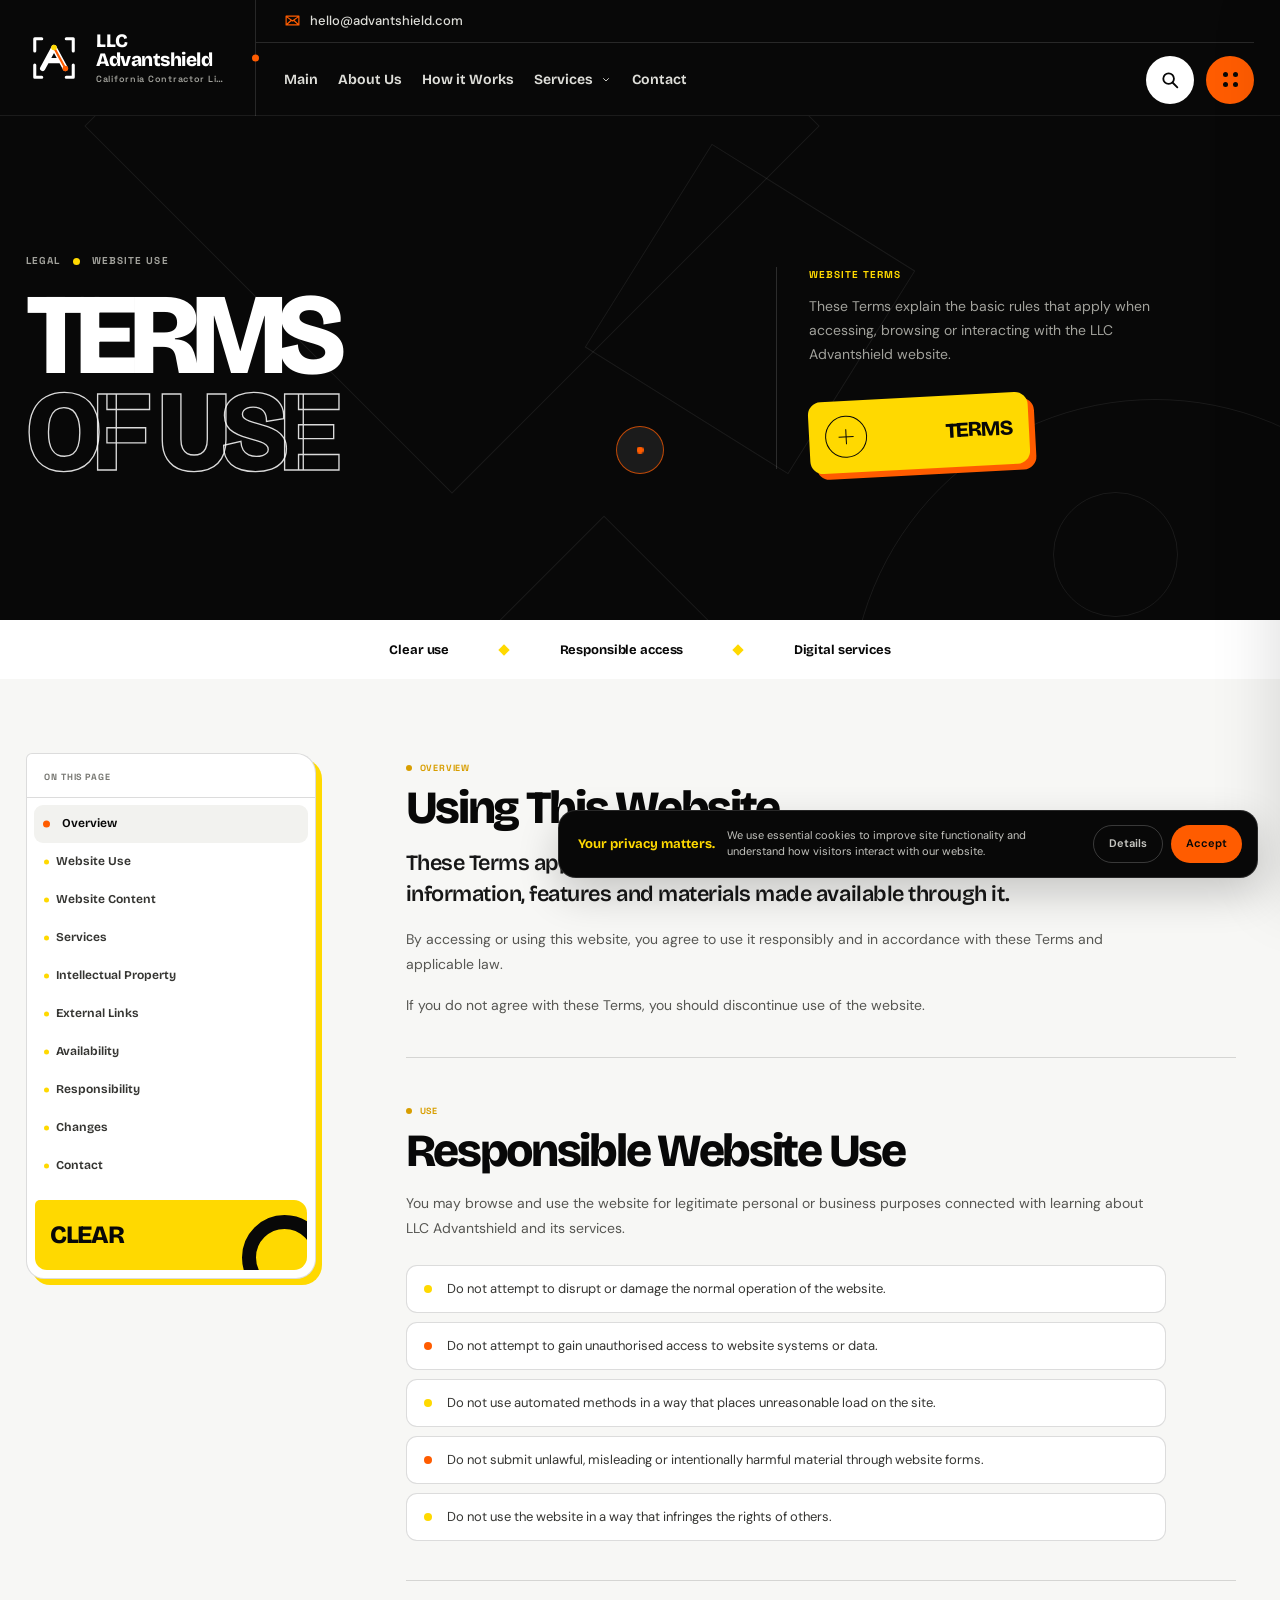
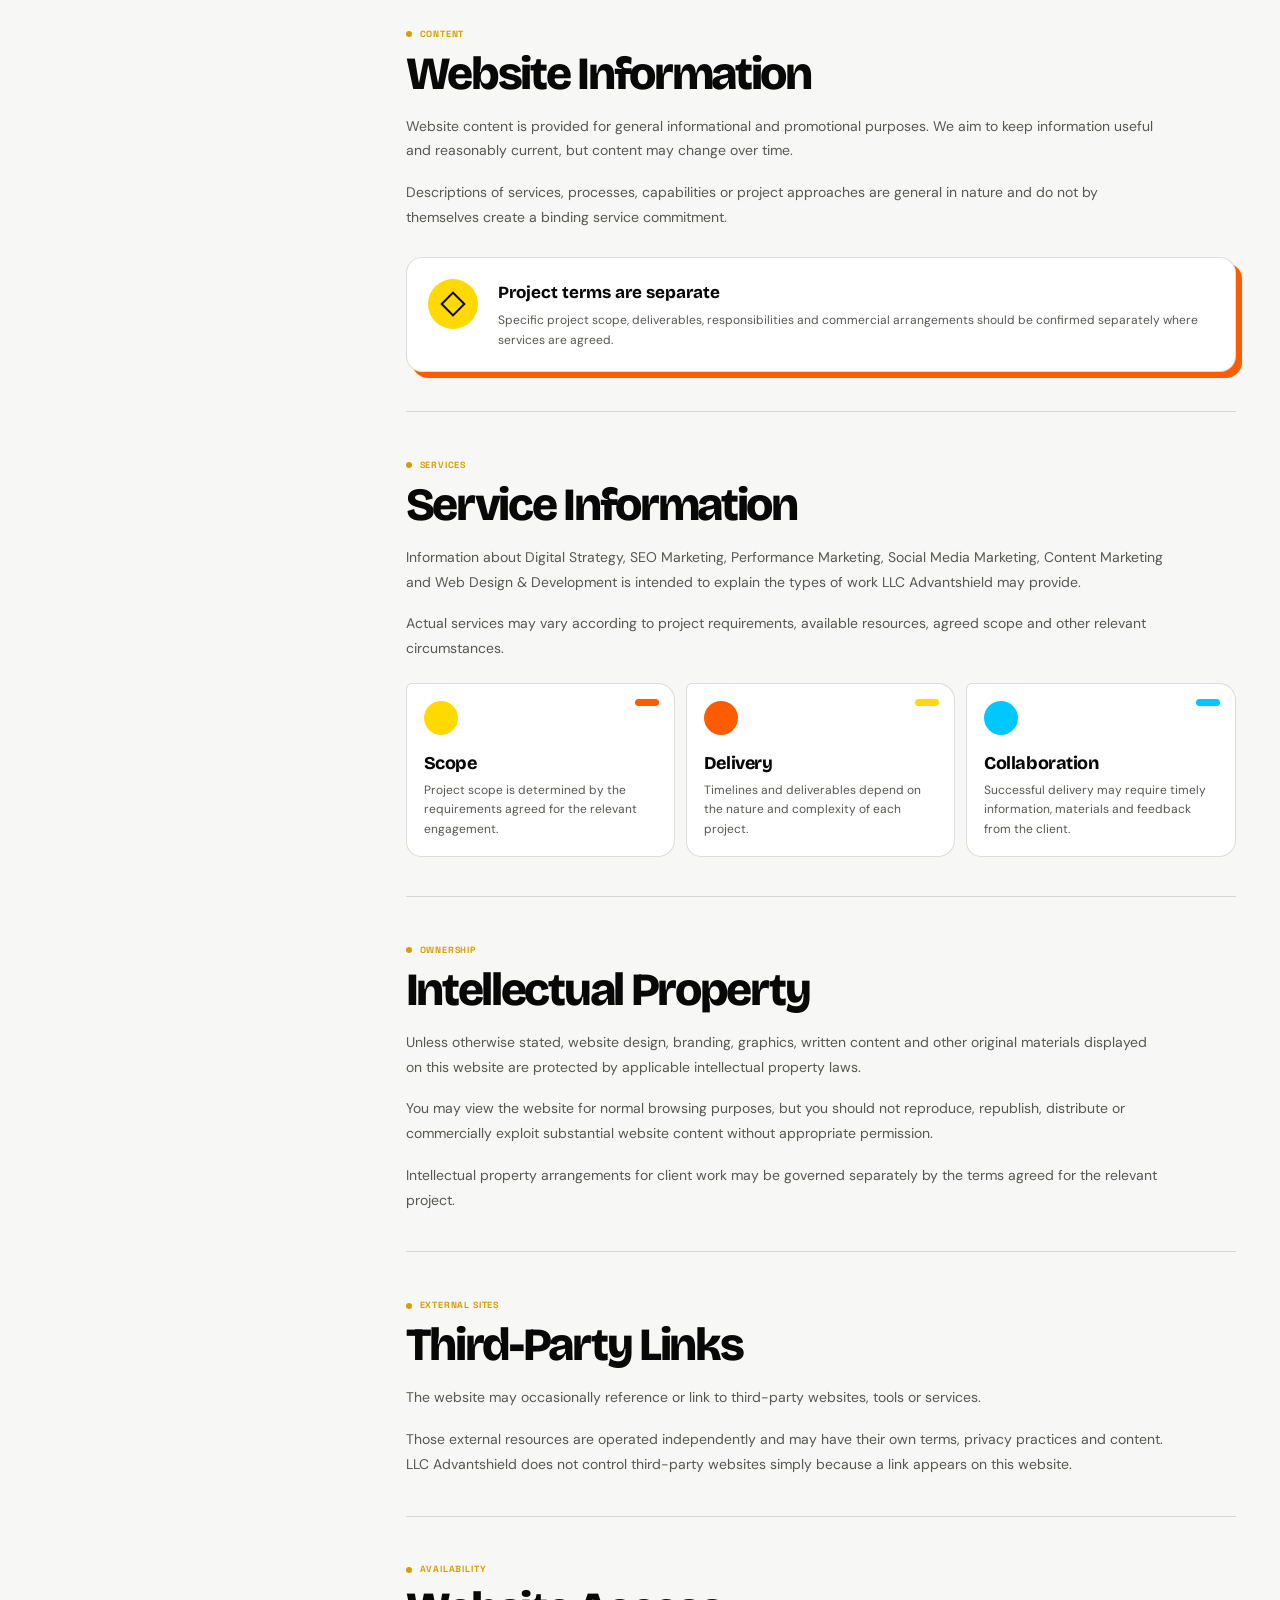
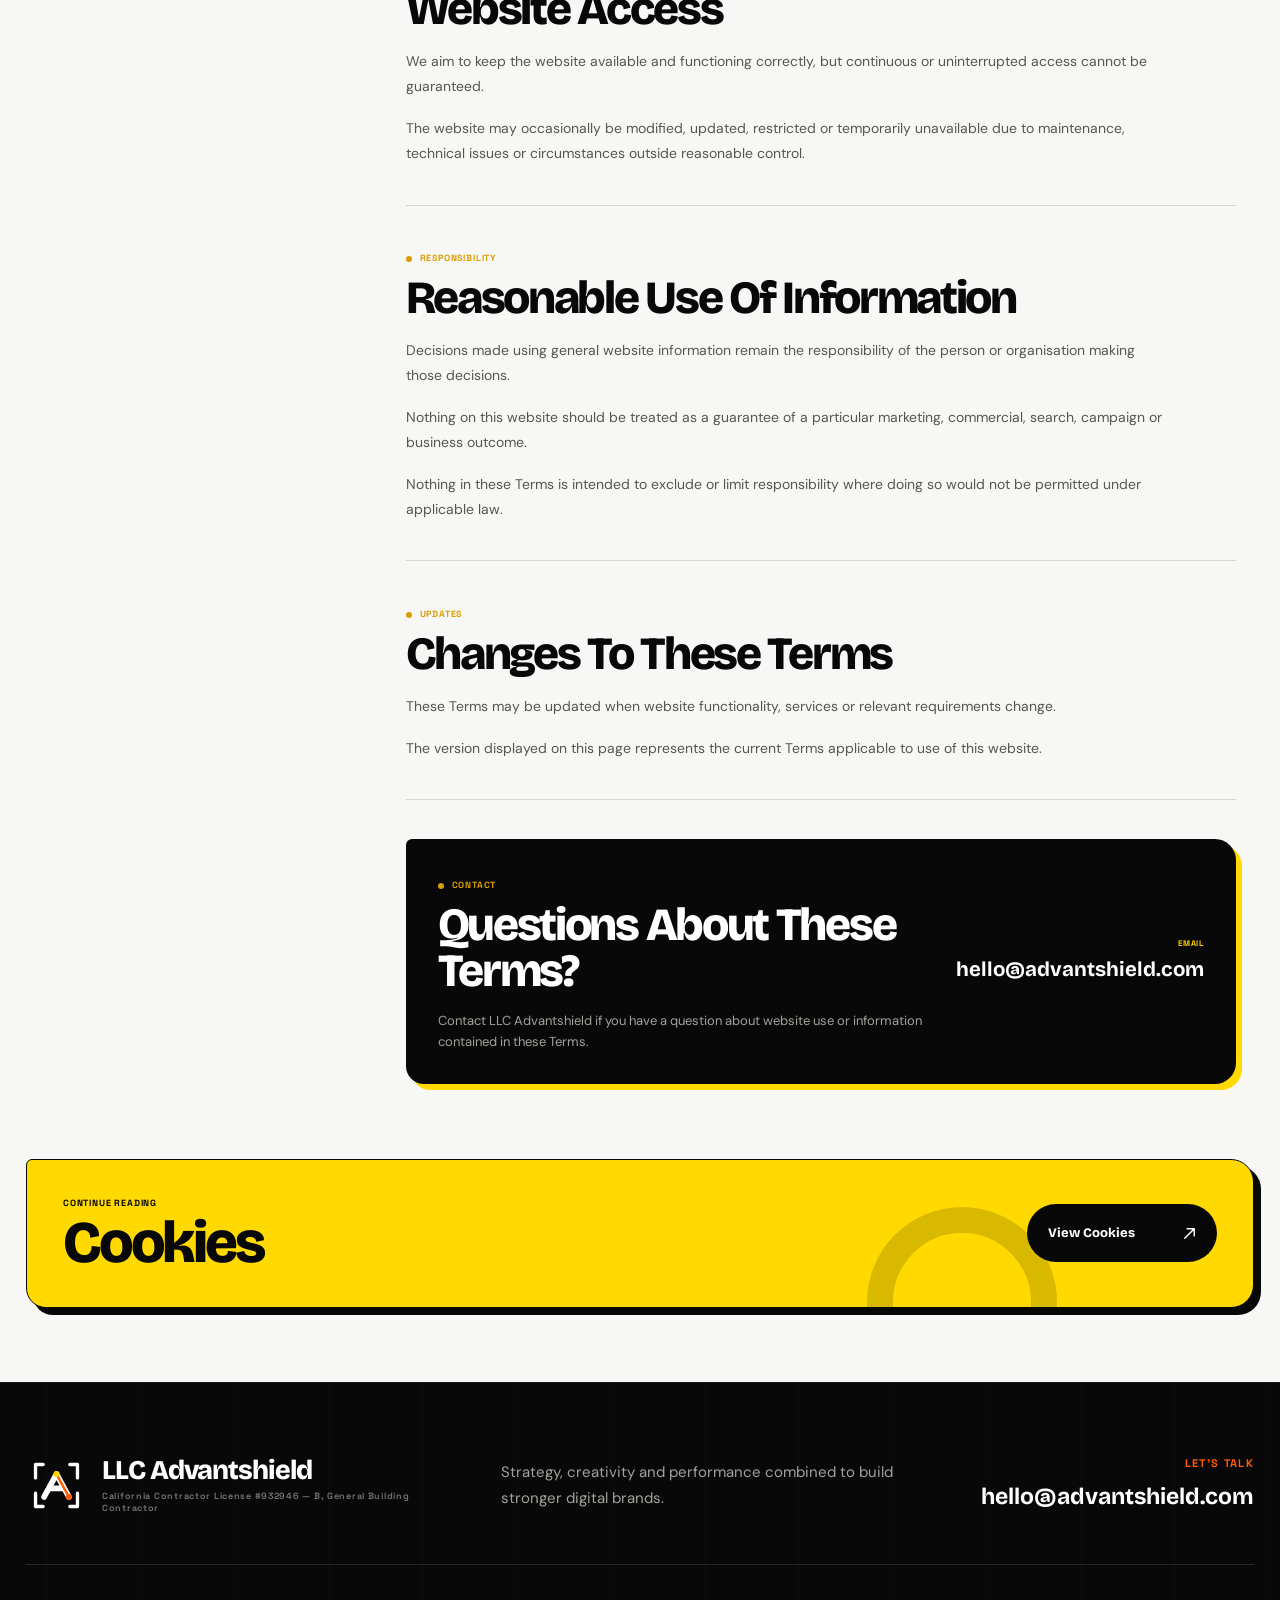
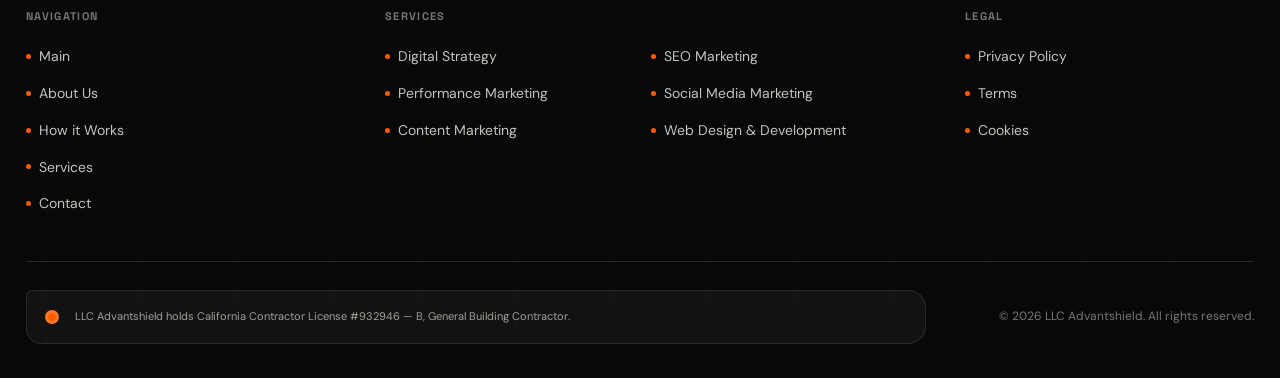
<file: terms.html>
<!DOCTYPE html>
<html lang="en">
<head>
    <meta charset="UTF-8">

    <meta
        name="viewport"
        content="width=device-width, initial-scale=1, viewport-fit=cover"
    >

    <meta
        name="description"
        content="Terms of Use for the LLC Advantshield website."
    >

    <meta name="theme-color" content="#080808">

    <title>Terms | LLC Advantshield</title>

    <link
        rel="icon"
        type="image/svg+xml"
        href="assets/icons/favicon.svg"
        data-site-favicon
    >

    <!-- Fonts -->
    <link rel="preconnect" href="https://fonts.googleapis.com">
    <link rel="preconnect" href="https://fonts.gstatic.com" crossorigin>

    <link
        href="https://fonts.googleapis.com/css2?family=Bricolage+Grotesque:opsz,wght@12..96,400;12..96,500;12..96,600;12..96,700;12..96,800&family=DM+Sans:opsz,wght@9..40,400;9..40,500;9..40,600&family=Space+Grotesk:wght@400;500;600;700&display=swap"
        rel="stylesheet"
    >

    <!-- Vendor -->
    <link
        rel="stylesheet"
        href="assets/vendor/aos.css"
    >

    <!-- Site -->
    <link
        rel="stylesheet"
        href="assets/css/global.css"
    >

    <link
        rel="stylesheet"
        href="assets/css/legal.css"
    >
</head>

<body
    class="page page--legal page--terms"
    data-page="terms"
>

    <!-- =====================================================
         CUSTOM CURSOR
    ====================================================== -->

    <div
        class="cursor"
        aria-hidden="true"
        data-cursor
    >
        <span class="cursor__dot"></span>
        <span class="cursor__follower"></span>
    </div>


    <!-- =====================================================
         HEADER
    ====================================================== -->

    <header
        class="site-header"
        data-header
    >
        <div class="site-header__shell">

            <a
                class="site-header__brand"
                href="index.html"
                aria-label="LLC Advantshield home"
            >
                <img
                    class="site-header__logo"
                    src="assets/icons/logo.svg"
                    alt=""
                    width="62"
                    height="62"
                    data-site-logo
                >

                <span class="site-header__brand-copy">

                    <strong
                        class="site-header__brand-name"
                        data-brand-name
                    >
                        LLC Advantshield
                    </strong>

                    <span
                        class="site-header__brand-tagline"
                        data-brand-tagline
                    >
                        California Contractor License #932946 — B, General Building Contractor
                    </span>

                </span>
            </a>


            <div class="site-header__content">

                <div class="site-header__top">

                    <a
                        class="site-header__email"
                        href="mailto:hello@advantshield.com"
                        data-site-email-link
                    >
                        <svg
                            viewBox="0 0 24 24"
                            aria-hidden="true"
                        >
                            <path
                                d="M3 5.75h18v12.5H3V5.75Zm1.5 1.5 7.5 5.4 7.5-5.4M4.5 17l5.5-5m9.5 5-5.5-5"
                                fill="none"
                                stroke="currentColor"
                                stroke-width="1.7"
                                stroke-linecap="round"
                                stroke-linejoin="round"
                            />
                        </svg>

                        <span data-site-email>
                            hello@advantshield.com
                        </span>
                    </a>


                    <span class="site-header__top-note">
                        Strategy · Creative · Performance
                    </span>

                </div>


                <div class="site-header__bottom">

                    <nav
                        class="site-nav"
                        aria-label="Primary navigation"
                    >
                        <ul
                            class="site-nav__list"
                            data-primary-nav
                        ></ul>
                    </nav>


                    <div class="site-header__actions">

                        <button
                            class="header-action header-action--search"
                            type="button"
                            aria-label="Open search"
                            aria-controls="site-search"
                            aria-expanded="false"
                            data-search-open
                        >
                            <svg
                                viewBox="0 0 24 24"
                                aria-hidden="true"
                            >
                                <circle
                                    cx="10.5"
                                    cy="10.5"
                                    r="5.8"
                                    fill="none"
                                    stroke="currentColor"
                                    stroke-width="2"
                                />

                                <path
                                    d="m15 15 5 5"
                                    fill="none"
                                    stroke="currentColor"
                                    stroke-width="2"
                                    stroke-linecap="round"
                                />
                            </svg>
                        </button>


                        <button
                            class="header-action header-action--burger"
                            type="button"
                            aria-label="Open menu"
                            aria-controls="burger-panel"
                            aria-expanded="false"
                            data-burger-open
                        >
                            <span></span>
                            <span></span>
                            <span></span>
                            <span></span>
                        </button>

                    </div>

                </div>

            </div>

        </div>
    </header>


    <!-- =====================================================
         BURGER
    ====================================================== -->

    <div
        class="burger-overlay"
        data-burger-overlay
        hidden
    ></div>


    <aside
        class="burger-panel"
        id="burger-panel"
        aria-hidden="true"
        aria-label="Website menu"
        data-burger-panel
    >

        <div class="burger-panel__header">

            <a
                class="burger-panel__brand"
                href="index.html"
            >
                <img
                    src="assets/icons/logo.svg"
                    alt=""
                    width="58"
                    height="58"
                    data-site-logo
                >

                <span>

                    <strong data-brand-name>
                        LLC Advantshield
                    </strong>

                    <small data-brand-tagline>
                        California Contractor License #932946 — B, General Building Contractor
                    </small>

                </span>
            </a>


            <button
                class="burger-panel__close"
                type="button"
                aria-label="Close menu"
                data-burger-close
            >
                <span></span>
                <span></span>
            </button>

        </div>


        <div class="burger-panel__body">

            <div class="burger-panel__intro">

                <p
                    class="burger-panel__text"
                    data-burger-description
                >
                    We create focused digital strategies,
                    distinctive experiences and measurable
                    marketing systems for ambitious brands.
                </p>


                <a
                    class="burger-panel__cta"
                    href="index.html#contact"
                    data-burger-cta
                >
                    <span>
                        Start a Project
                    </span>

                    <svg
                        viewBox="0 0 24 24"
                        aria-hidden="true"
                    >
                        <path
                            d="M6 18 18 6M9 6h9v9"
                            fill="none"
                            stroke="currentColor"
                            stroke-width="1.8"
                            stroke-linecap="round"
                            stroke-linejoin="round"
                        />
                    </svg>
                </a>

            </div>


            <nav
                class="burger-nav"
                aria-label="Expanded navigation"
            >
                <div data-burger-nav></div>
            </nav>


            <div class="burger-panel__contact">

                <h2 class="burger-panel__title">
                    Contact Info
                </h2>


                <div class="burger-panel__contact-list">

                    <div class="burger-panel__contact-item">

                        <svg
                            viewBox="0 0 24 24"
                            aria-hidden="true"
                        >
                            <path
                                d="M12 21s6-5.1 6-11a6 6 0 1 0-12 0c0 5.9 6 11 6 11Z"
                                fill="none"
                                stroke="currentColor"
                                stroke-width="1.7"
                            />

                            <circle
                                cx="12"
                                cy="10"
                                r="2.2"
                                fill="none"
                                stroke="currentColor"
                                stroke-width="1.7"
                            />
                        </svg>

                        <span data-site-address>
                            California Contractor License #932946 — B, General Building Contractor
                        </span>

                    </div>


                    <a
                        class="burger-panel__contact-item"
                        href="mailto:hello@advantshield.com"
                        data-site-email-link
                    >
                        <svg
                            viewBox="0 0 24 24"
                            aria-hidden="true"
                        >
                            <path
                                d="M3 5.75h18v12.5H3V5.75Zm1.5 1.5 7.5 5.4 7.5-5.4"
                                fill="none"
                                stroke="currentColor"
                                stroke-width="1.7"
                                stroke-linecap="round"
                                stroke-linejoin="round"
                            />
                        </svg>

                        <span data-site-email>
                            hello@advantshield.com
                        </span>
                    </a>

                </div>

            </div>

        </div>
    </aside>


    <!-- =====================================================
         SEARCH
    ====================================================== -->

    <div
        class="site-search"
        id="site-search"
        aria-hidden="true"
        data-search
    >

        <div
            class="site-search__backdrop"
            data-search-close
        ></div>


        <div
            class="site-search__dialog"
            role="dialog"
            aria-modal="true"
            aria-labelledby="search-title"
        >

            <div class="site-search__header">

                <div>

                    <span class="site-search__label">
                        Site Search
                    </span>

                    <h2
                        class="site-search__title"
                        id="search-title"
                    >
                        Find what you need
                    </h2>

                </div>


                <button
                    class="site-search__close"
                    type="button"
                    aria-label="Close search"
                    data-search-close
                >
                    <span></span>
                    <span></span>
                </button>

            </div>


            <label
                class="site-search__field"
                for="site-search-input"
            >

                <svg
                    viewBox="0 0 24 24"
                    aria-hidden="true"
                >
                    <circle
                        cx="10.5"
                        cy="10.5"
                        r="5.8"
                        fill="none"
                        stroke="currentColor"
                        stroke-width="2"
                    />

                    <path
                        d="m15 15 5 5"
                        fill="none"
                        stroke="currentColor"
                        stroke-width="2"
                        stroke-linecap="round"
                    />
                </svg>


                <input
                    id="site-search-input"
                    type="search"
                    autocomplete="off"
                    placeholder="Search the website"
                    data-search-input
                >

            </label>


            <div
                class="site-search__results"
                aria-live="polite"
                data-search-results
            ></div>

        </div>
    </div>


    <!-- =====================================================
         MAIN
         NO SECTION DOCK ON LEGAL PAGES
    ====================================================== -->

    <main>


        <!-- =================================================
             LEGAL HERO
        ================================================== -->

        <section class="legal-hero legal-hero--terms">

            <div
                class="legal-hero__pattern"
                aria-hidden="true"
                data-legal-pattern
            >
                <span></span>
                <span></span>
                <span></span>
            </div>


            <div class="container">

                <div class="legal-hero__layout">

                    <div class="legal-hero__content">

                        <div
                            class="legal-hero__meta"
                            data-aos="fade-up"
                        >
                            <span>
                                Legal
                            </span>

                            <i></i>

                            <span>
                                Website Use
                            </span>
                        </div>


                        <h1 class="legal-hero__title">

                            <span class="legal-hero__title-mask">
                                <span>
                                    Terms
                                </span>
                            </span>

                            <span class="legal-hero__title-mask">
                                <span class="legal-hero__title-outline">
                                    Of Use
                                </span>
                            </span>

                        </h1>

                    </div>


                    <div
                        class="legal-hero__side"
                        data-aos="fade-left"
                    >

                        <span class="legal-hero__side-label">
                            Website terms
                        </span>

                        <p>
                            These Terms explain the basic rules
                            that apply when accessing, browsing
                            or interacting with the LLC Advantshield website.
                        </p>


                        <div
                            class="legal-hero__mark legal-hero__mark--terms"
                            aria-hidden="true"
                        >
                            <span></span>

                            <strong>
                                TERMS
                            </strong>
                        </div>

                    </div>

                </div>

            </div>


            <div class="legal-hero__strip">

                <div class="container">

                    <span>
                        Clear use
                    </span>

                    <i></i>

                    <span>
                        Responsible access
                    </span>

                    <i></i>

                    <span>
                        Digital services
                    </span>

                </div>

            </div>

        </section>


        <!-- =================================================
             LEGAL CONTENT
        ================================================== -->

        <section class="legal-content">

            <div class="container">

                <div class="legal-layout">


                    <!-- =====================================
                         LOCAL NAVIGATION
                    ====================================== -->

                    <aside
                        class="legal-nav"
                        data-aos="fade-right"
                    >

                        <div class="legal-nav__card">

                            <span class="legal-nav__label">
                                On this page
                            </span>


                            <nav aria-label="Terms sections">

                                <a href="#terms-overview">
                                    Overview
                                </a>

                                <a href="#website-use">
                                    Website Use
                                </a>

                                <a href="#website-content">
                                    Website Content
                                </a>

                                <a href="#services-information">
                                    Services
                                </a>

                                <a href="#intellectual-property">
                                    Intellectual Property
                                </a>

                                <a href="#external-links">
                                    External Links
                                </a>

                                <a href="#availability">
                                    Availability
                                </a>

                                <a href="#liability">
                                    Responsibility
                                </a>

                                <a href="#terms-changes">
                                    Changes
                                </a>

                                <a href="#terms-contact">
                                    Contact
                                </a>

                            </nav>


                            <div class="legal-nav__accent legal-nav__accent--terms">

                                <span></span>

                                <strong>
                                    CLEAR
                                </strong>

                            </div>

                        </div>

                    </aside>


                    <!-- =====================================
                         ARTICLE
                    ====================================== -->

                    <article
                        class="legal-article"
                        data-aos="fade-up"
                    >


                        <!-- OVERVIEW -->

                        <section
                            class="legal-section"
                            id="terms-overview"
                        >

                            <span class="legal-section__label">
                                Overview
                            </span>

                            <h2>
                                Using This Website
                            </h2>


                            <p class="legal-section__lead">
                                These Terms apply to your use of the
                                LLC Advantshield website and the information,
                                features and materials made available
                                through it.
                            </p>


                            <p>
                                By accessing or using this website,
                                you agree to use it responsibly and
                                in accordance with these Terms and
                                applicable law.
                            </p>


                            <p>
                                If you do not agree with these Terms,
                                you should discontinue use of the website.
                            </p>

                        </section>


                        <!-- WEBSITE USE -->

                        <section
                            class="legal-section"
                            id="website-use"
                        >

                            <span class="legal-section__label">
                                Use
                            </span>

                            <h2>
                                Responsible Website Use
                            </h2>


                            <p>
                                You may browse and use the website for
                                legitimate personal or business purposes
                                connected with learning about LLC Advantshield
                                and its services.
                            </p>


                            <ul class="legal-list">

                                <li>
                                    Do not attempt to disrupt or damage
                                    the normal operation of the website.
                                </li>

                                <li>
                                    Do not attempt to gain unauthorised
                                    access to website systems or data.
                                </li>

                                <li>
                                    Do not use automated methods in a way
                                    that places unreasonable load on the site.
                                </li>

                                <li>
                                    Do not submit unlawful, misleading
                                    or intentionally harmful material
                                    through website forms.
                                </li>

                                <li>
                                    Do not use the website in a way that
                                    infringes the rights of others.
                                </li>

                            </ul>

                        </section>


                        <!-- CONTENT -->

                        <section
                            class="legal-section"
                            id="website-content"
                        >

                            <span class="legal-section__label">
                                Content
                            </span>

                            <h2>
                                Website Information
                            </h2>


                            <p>
                                Website content is provided for general
                                informational and promotional purposes.
                                We aim to keep information useful and
                                reasonably current, but content may
                                change over time.
                            </p>


                            <p>
                                Descriptions of services, processes,
                                capabilities or project approaches are
                                general in nature and do not by themselves
                                create a binding service commitment.
                            </p>


                            <div class="legal-callout">

                                <div class="legal-callout__symbol">
                                    <span></span>
                                </div>


                                <div>

                                    <strong>
                                        Project terms are separate
                                    </strong>

                                    <p>
                                        Specific project scope, deliverables,
                                        responsibilities and commercial
                                        arrangements should be confirmed
                                        separately where services are agreed.
                                    </p>

                                </div>

                            </div>

                        </section>


                        <!-- SERVICES -->

                        <section
                            class="legal-section"
                            id="services-information"
                        >

                            <span class="legal-section__label">
                                Services
                            </span>

                            <h2>
                                Service Information
                            </h2>


                            <p>
                                Information about Digital Strategy,
                                SEO Marketing, Performance Marketing,
                                Social Media Marketing, Content Marketing
                                and Web Design & Development is intended
                                to explain the types of work LLC Advantshield
                                may provide.
                            </p>


                            <p>
                                Actual services may vary according to
                                project requirements, available resources,
                                agreed scope and other relevant circumstances.
                            </p>


                            <div class="legal-card-grid">

                                <article class="legal-card">

                                    <span class="legal-card__mark"></span>

                                    <h3>
                                        Scope
                                    </h3>

                                    <p>
                                        Project scope is determined by the
                                        requirements agreed for the relevant
                                        engagement.
                                    </p>

                                </article>


                                <article class="legal-card">

                                    <span class="legal-card__mark"></span>

                                    <h3>
                                        Delivery
                                    </h3>

                                    <p>
                                        Timelines and deliverables depend
                                        on the nature and complexity
                                        of each project.
                                    </p>

                                </article>


                                <article class="legal-card">

                                    <span class="legal-card__mark"></span>

                                    <h3>
                                        Collaboration
                                    </h3>

                                    <p>
                                        Successful delivery may require
                                        timely information, materials
                                        and feedback from the client.
                                    </p>

                                </article>

                            </div>

                        </section>


                        <!-- INTELLECTUAL PROPERTY -->

                        <section
                            class="legal-section"
                            id="intellectual-property"
                        >

                            <span class="legal-section__label">
                                Ownership
                            </span>

                            <h2>
                                Intellectual Property
                            </h2>


                            <p>
                                Unless otherwise stated, website design,
                                branding, graphics, written content and
                                other original materials displayed on
                                this website are protected by applicable
                                intellectual property laws.
                            </p>


                            <p>
                                You may view the website for normal
                                browsing purposes, but you should not
                                reproduce, republish, distribute or
                                commercially exploit substantial website
                                content without appropriate permission.
                            </p>


                            <p>
                                Intellectual property arrangements for
                                client work may be governed separately
                                by the terms agreed for the relevant project.
                            </p>

                        </section>


                        <!-- EXTERNAL LINKS -->

                        <section
                            class="legal-section"
                            id="external-links"
                        >

                            <span class="legal-section__label">
                                External Sites
                            </span>

                            <h2>
                                Third-Party Links
                            </h2>


                            <p>
                                The website may occasionally reference
                                or link to third-party websites, tools
                                or services.
                            </p>


                            <p>
                                Those external resources are operated
                                independently and may have their own
                                terms, privacy practices and content.
                                LLC Advantshield does not control third-party
                                websites simply because a link appears
                                on this website.
                            </p>

                        </section>


                        <!-- AVAILABILITY -->

                        <section
                            class="legal-section"
                            id="availability"
                        >

                            <span class="legal-section__label">
                                Availability
                            </span>

                            <h2>
                                Website Access
                            </h2>


                            <p>
                                We aim to keep the website available
                                and functioning correctly, but continuous
                                or uninterrupted access cannot be guaranteed.
                            </p>


                            <p>
                                The website may occasionally be modified,
                                updated, restricted or temporarily
                                unavailable due to maintenance, technical
                                issues or circumstances outside reasonable
                                control.
                            </p>

                        </section>


                        <!-- RESPONSIBILITY -->

                        <section
                            class="legal-section"
                            id="liability"
                        >

                            <span class="legal-section__label">
                                Responsibility
                            </span>

                            <h2>
                                Reasonable Use Of Information
                            </h2>


                            <p>
                                Decisions made using general website
                                information remain the responsibility
                                of the person or organisation making
                                those decisions.
                            </p>


                            <p>
                                Nothing on this website should be treated
                                as a guarantee of a particular marketing,
                                commercial, search, campaign or business
                                outcome.
                            </p>


                            <p>
                                Nothing in these Terms is intended to
                                exclude or limit responsibility where
                                doing so would not be permitted under
                                applicable law.
                            </p>

                        </section>


                        <!-- CHANGES -->

                        <section
                            class="legal-section"
                            id="terms-changes"
                        >

                            <span class="legal-section__label">
                                Updates
                            </span>

                            <h2>
                                Changes To These Terms
                            </h2>


                            <p>
                                These Terms may be updated when website
                                functionality, services or relevant
                                requirements change.
                            </p>


                            <p>
                                The version displayed on this page
                                represents the current Terms applicable
                                to use of this website.
                            </p>

                        </section>


                        <!-- CONTACT -->

                        <section
                            class="legal-section legal-section--contact"
                            id="terms-contact"
                        >

                            <div class="legal-contact">

                                <div>

                                    <span class="legal-section__label">
                                        Contact
                                    </span>

                                    <h2>
                                        Questions About These Terms?
                                    </h2>

                                    <p>
                                        Contact LLC Advantshield if you have a
                                        question about website use or
                                        information contained in these Terms.
                                    </p>

                                </div>


                                <a
                                    class="legal-contact__email"
                                    href="mailto:hello@advantshield.com"
                                    data-site-email-link
                                >
                                    <span>
                                        Email
                                    </span>

                                    <strong data-site-email>
                                        hello@advantshield.com
                                    </strong>

                                </a>

                            </div>

                        </section>

                    </article>

                </div>

            </div>
        </section>


        <!-- =================================================
             LEGAL NEXT
        ================================================== -->

        <section class="legal-next">

            <div class="container">

                <div
                    class="legal-next__shell legal-next__shell--terms"
                    data-aos="fade-up"
                >

                    <div>

                        <span>
                            Continue reading
                        </span>

                        <h2>
                            Cookies
                        </h2>

                    </div>


                    <a href="cookies.html">

                        <span>
                            View Cookies
                        </span>

                        <svg
                            viewBox="0 0 24 24"
                            aria-hidden="true"
                        >
                            <path
                                d="M6 18 18 6M9 6h9v9"
                                fill="none"
                                stroke="currentColor"
                                stroke-width="1.8"
                                stroke-linecap="round"
                                stroke-linejoin="round"
                            />
                        </svg>

                    </a>

                </div>

            </div>
        </section>

    </main>


    <!-- =====================================================
         FOOTER
    ====================================================== -->

    <footer class="site-footer">

        <div
            class="site-footer__pattern"
            aria-hidden="true"
        ></div>


        <div class="container">

            <div class="site-footer__top">

                <a
                    class="site-footer__brand"
                    href="index.html"
                >
                    <img
                        src="assets/icons/logo.svg"
                        alt=""
                        width="68"
                        height="68"
                        data-site-logo
                    >

                    <span>

                        <strong data-brand-name>
                            LLC Advantshield
                        </strong>

                        <small data-brand-tagline>
                            California Contractor License #932946 — B, General Building Contractor
                        </small>

                    </span>
                </a>


                <p
                    class="site-footer__description"
                    data-footer-description
                >
                    Strategy, creativity and performance
                    combined to build stronger digital brands.
                </p>


                <a
                    class="site-footer__email"
                    href="mailto:hello@advantshield.com"
                    data-site-email-link
                >
                    <span>
                        Let’s talk
                    </span>

                    <strong data-site-email>
                        hello@advantshield.com
                    </strong>
                </a>

            </div>


            <div class="site-footer__nav-grid">

                <div class="site-footer__nav-group">

                    <h2>
                        Navigation
                    </h2>

                    <ul data-footer-nav></ul>

                </div>


                <div class="site-footer__nav-group">

                    <h2>
                        Services
                    </h2>

                    <ul data-footer-services></ul>

                </div>


                <div class="site-footer__nav-group">

                    <h2>
                        Legal
                    </h2>

                    <ul data-footer-legal></ul>

                </div>

            </div>


            <div class="site-footer__bottom">

                <p
                    class="site-footer__disclaimer"
                    data-site-disclaimer
                >
                    LLC Advantshield holds California Contractor License #932946 — B, General Building Contractor.
                    Services, project scope, timelines and deliverables
                    may vary depending on individual business
                    requirements and agreed project terms.
                </p>


                <p class="site-footer__copyright">
                    ©
                    <span data-current-year>2026</span>
                    <span data-footer-copyright-name>
                        LLC Advantshield
                    </span>.
                    All rights reserved.
                </p>

            </div>

        </div>
    </footer>


    <!-- =====================================================
         COOKIE CARD
    ====================================================== -->

    <div
        class="cookie-card"
        role="dialog"
        aria-label="Cookie notice"
        data-cookie-card
        hidden
    >

        <div class="cookie-card__copy">

            <strong>
                Your privacy matters.
            </strong>

            <p data-cookie-notice>
                We use essential cookies to improve site functionality
                and understand how visitors interact with our website.
            </p>

        </div>


        <div class="cookie-card__actions">

            <a href="cookies.html">
                Details
            </a>

            <button
                type="button"
                data-cookie-accept
            >
                Accept
            </button>

        </div>

    </div>


    <!-- =====================================================
         BACK TO TOP
    ====================================================== -->

    <button
        class="back-to-top"
        type="button"
        aria-label="Back to top"
        data-back-to-top
    >
        <svg
            viewBox="0 0 24 24"
            aria-hidden="true"
        >
            <path
                d="m6 14 6-6 6 6"
                fill="none"
                stroke="currentColor"
                stroke-width="1.8"
                stroke-linecap="round"
                stroke-linejoin="round"
            />
        </svg>
    </button>


    <!-- =====================================================
         SCRIPTS
    ====================================================== -->

    <script
        src="config/config.js"
        defer
    ></script>

    <script
        src="assets/vendor/aos.js"
        defer
    ></script>

    <script
        src="assets/js/global.js"
        defer
    ></script>

    <script
        src="assets/js/legal.js"
        defer
    ></script>

</body>
</html>
</file>
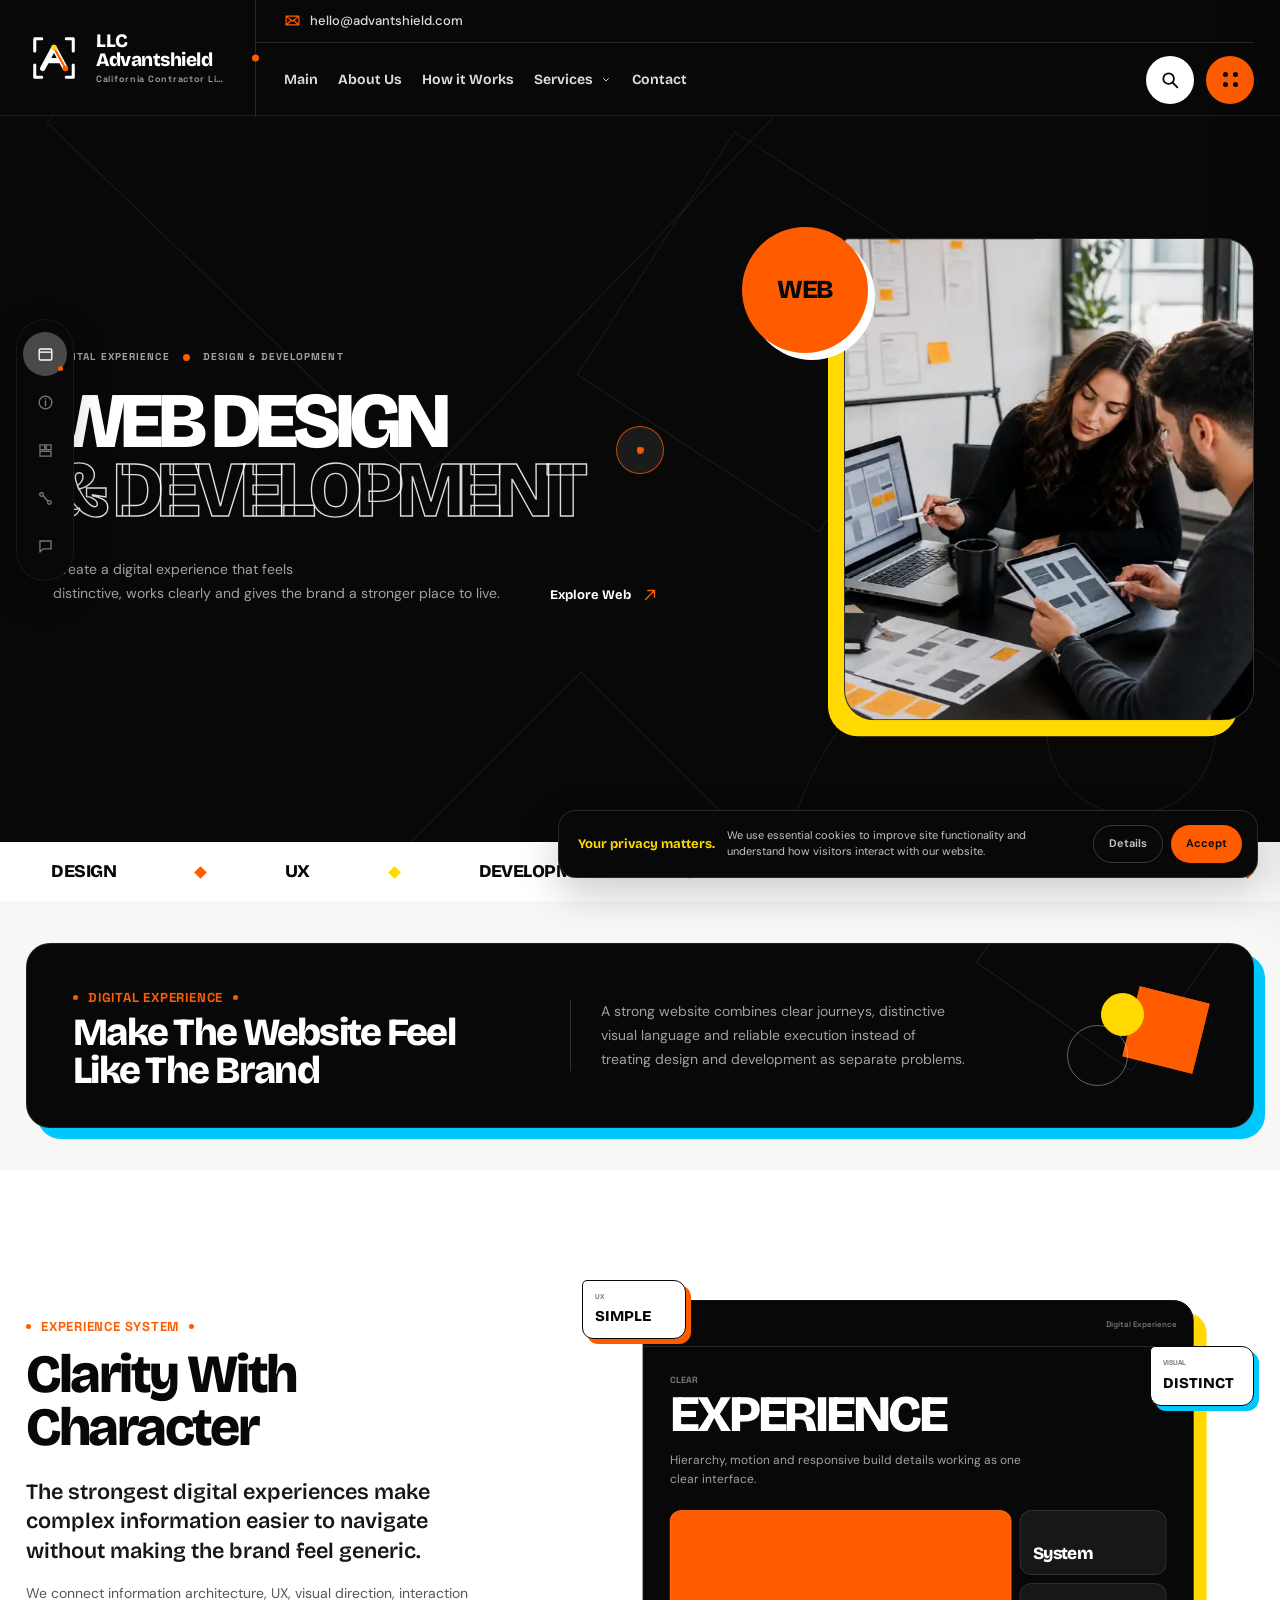
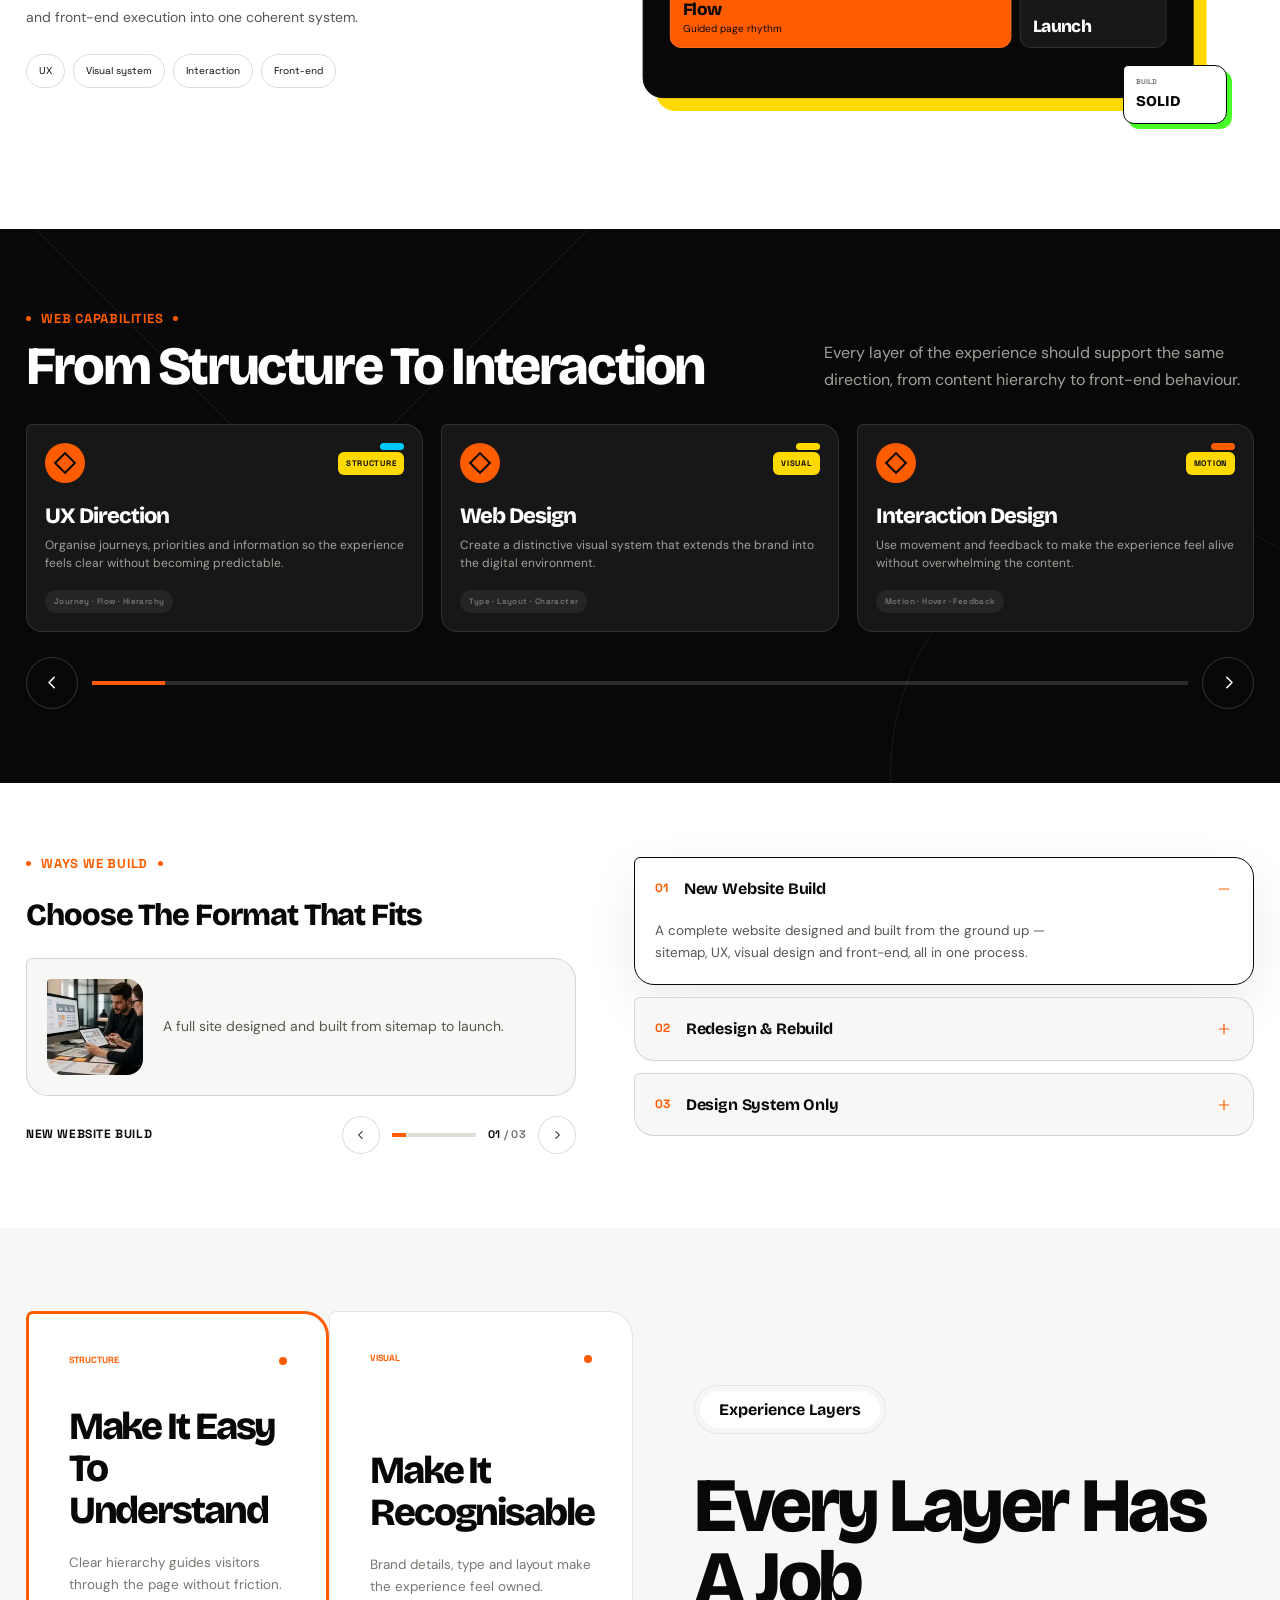
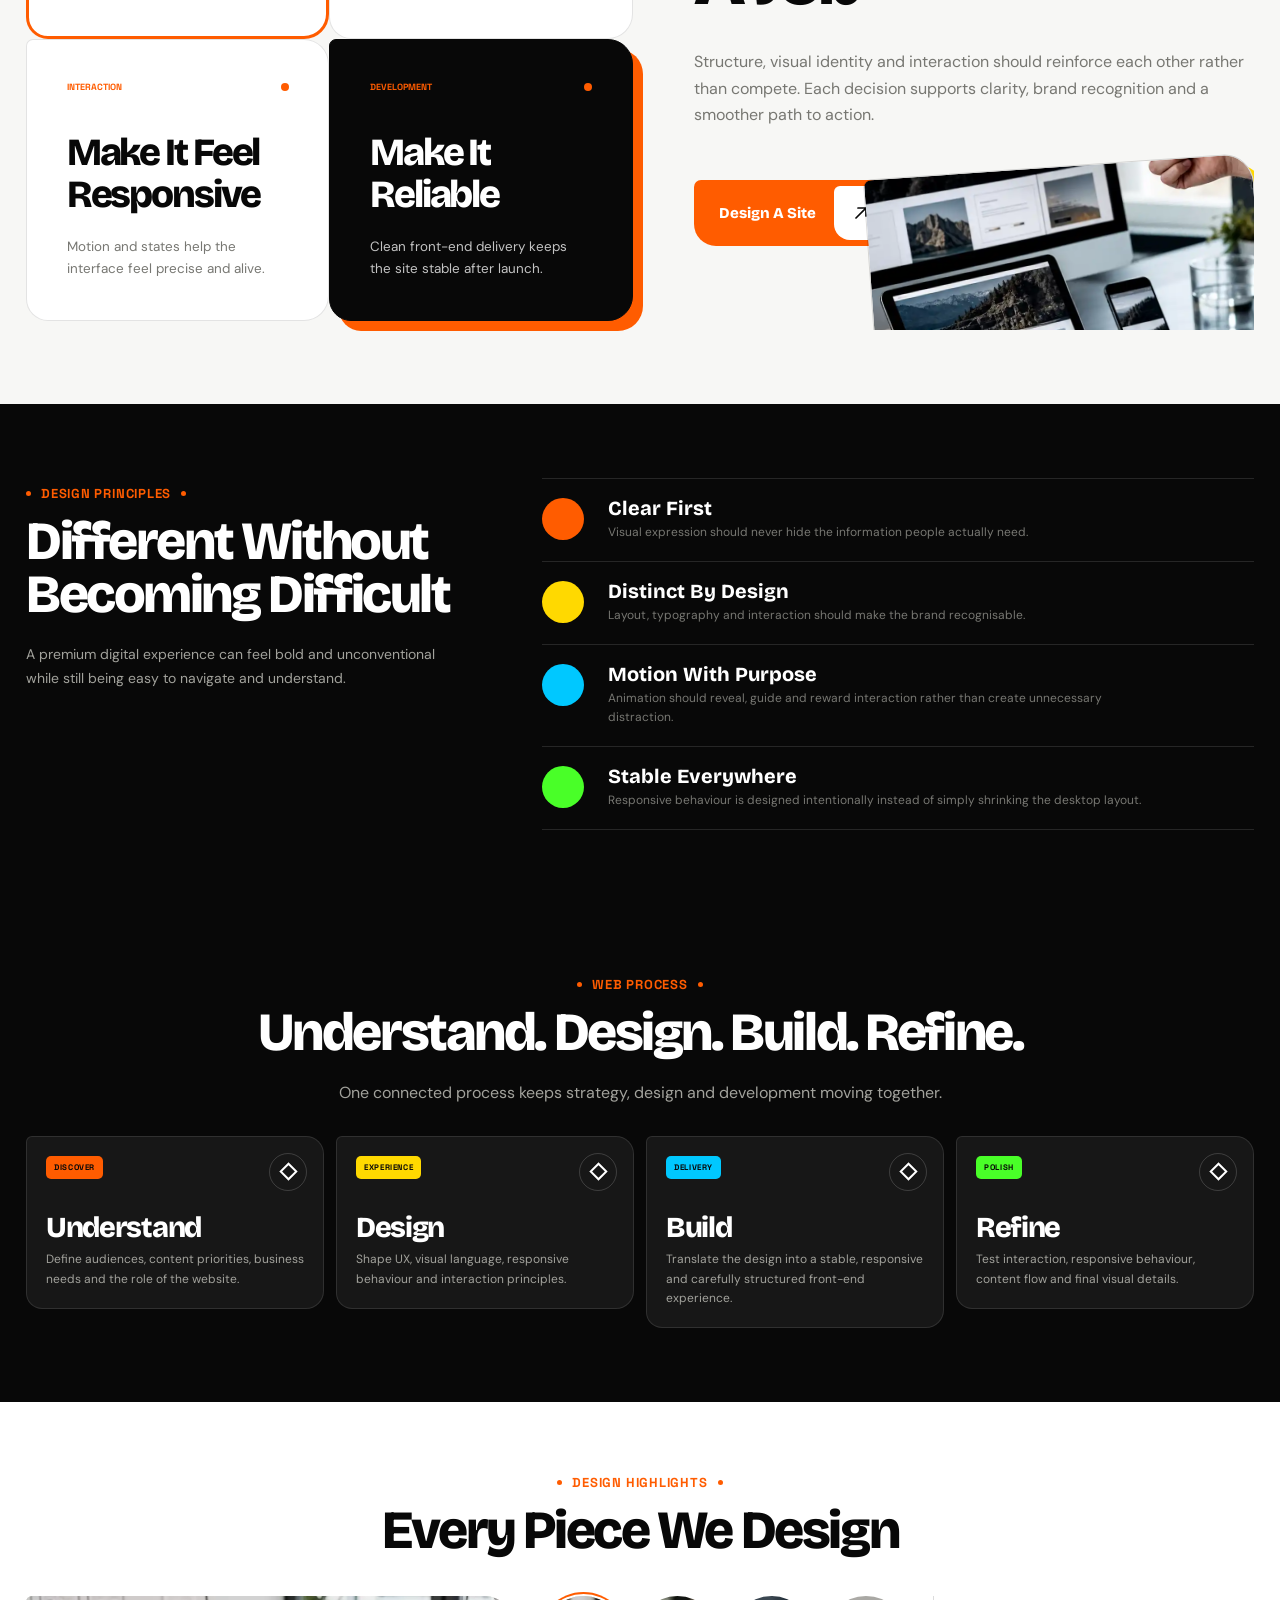
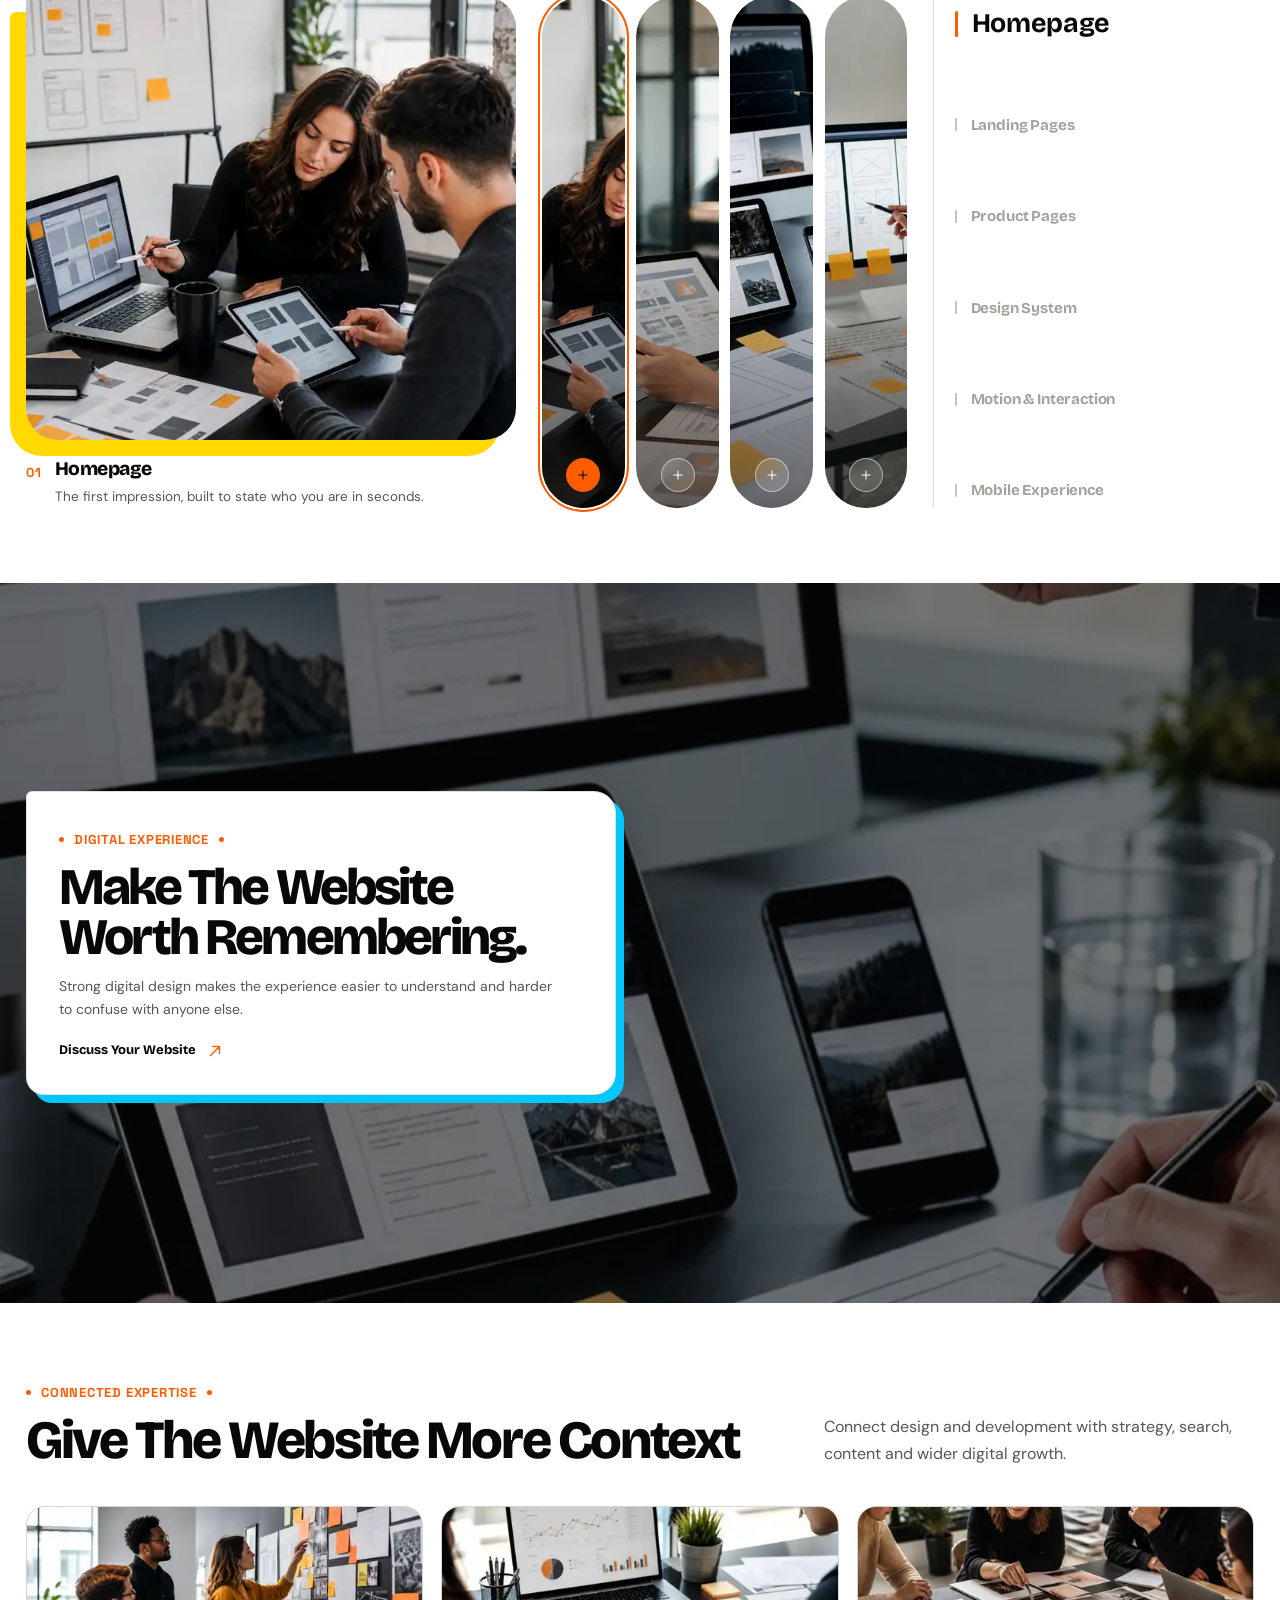
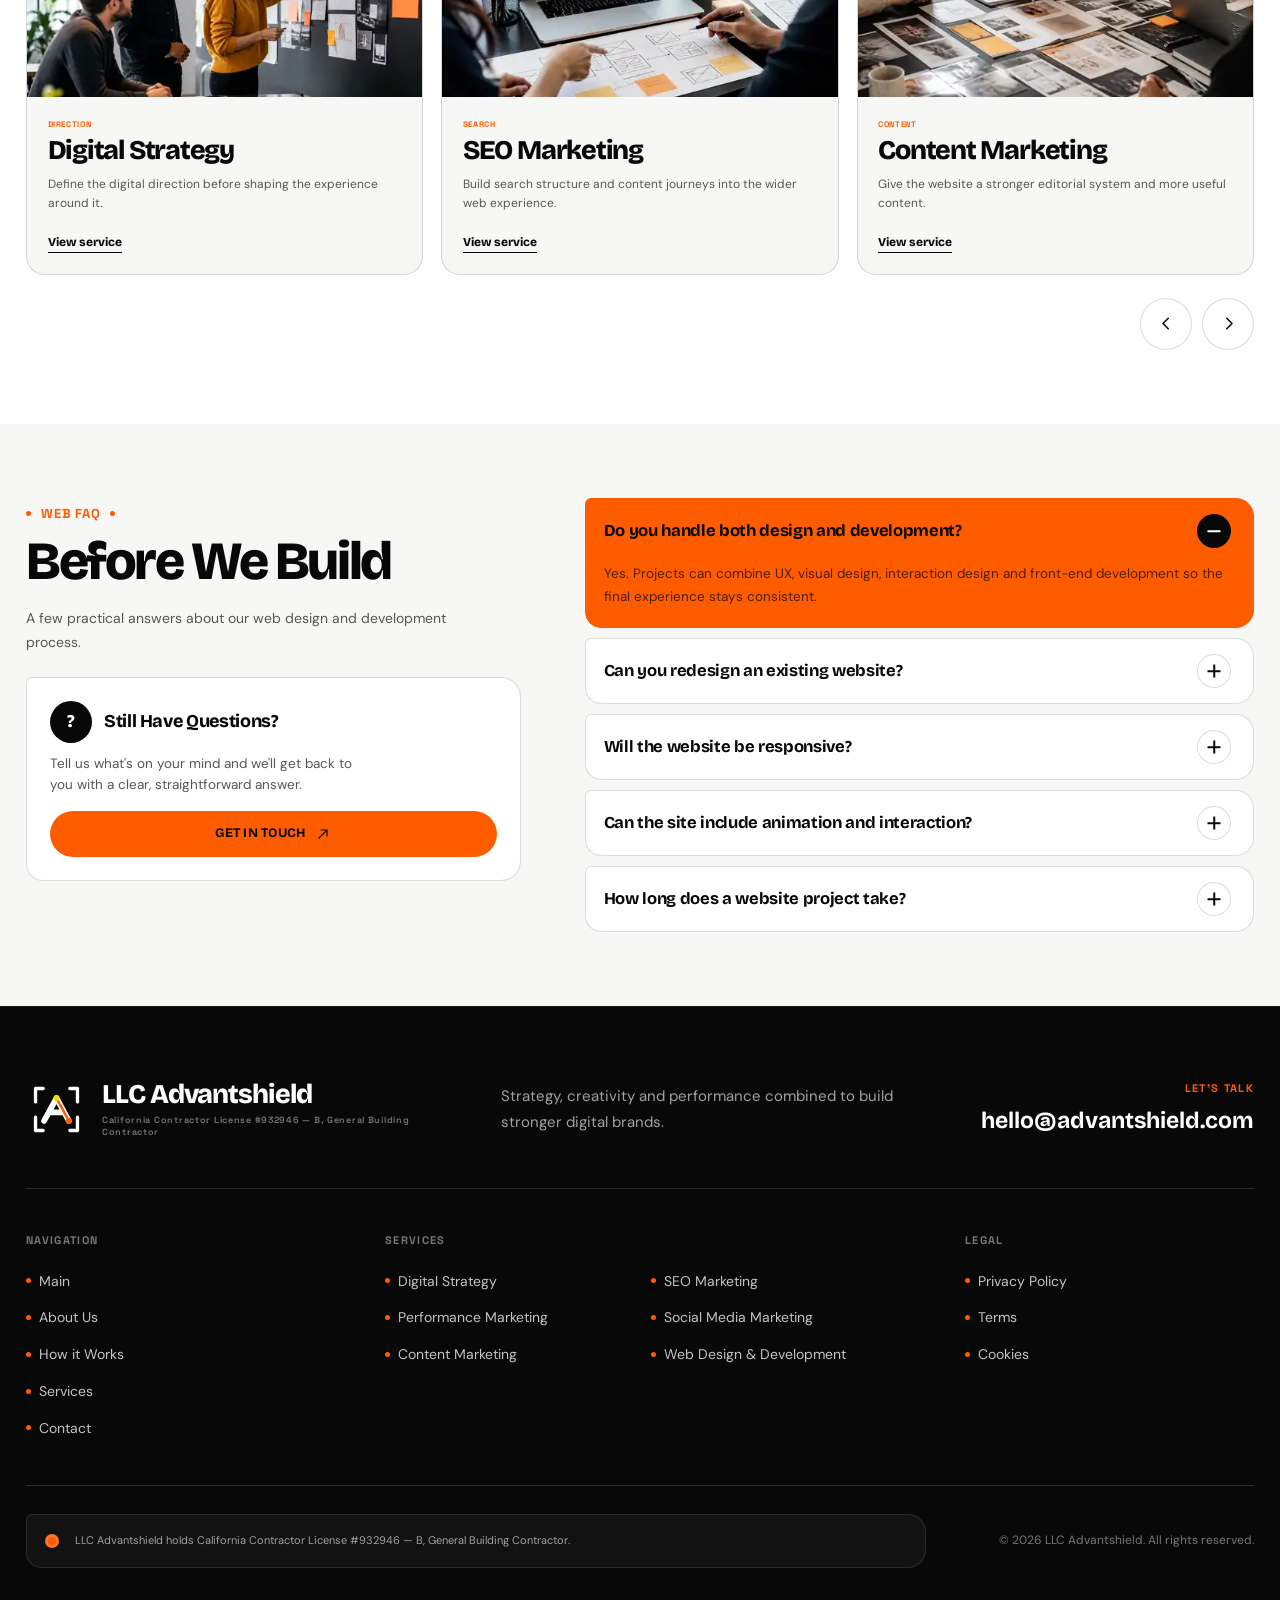
<file: web-design.html>
<!DOCTYPE html>
<html lang="en">
<head>
    <meta charset="UTF-8">

    <meta
        name="viewport"
        content="width=device-width, initial-scale=1, viewport-fit=cover"
    >

    <meta
        name="description"
        content="Web Design and Development by LLC Advantshield — distinctive digital experiences combining strategy, UX, visual design and reliable front-end execution."
    >

    <meta name="theme-color" content="#080808">

    <title>Web Design & Development | LLC Advantshield</title>

    <link
        rel="icon"
        type="image/svg+xml"
        href="assets/icons/favicon.svg"
        data-site-favicon
    >

    <!-- Fonts -->
    <link rel="preconnect" href="https://fonts.googleapis.com">
    <link rel="preconnect" href="https://fonts.gstatic.com" crossorigin>

    <link
        href="https://fonts.googleapis.com/css2?family=Bricolage+Grotesque:opsz,wght@12..96,400;12..96,500;12..96,600;12..96,700;12..96,800&family=DM+Sans:opsz,wght@9..40,400;9..40,500;9..40,600&family=Space+Grotesk:wght@400;500;600;700&display=swap"
        rel="stylesheet"
    >

    <!-- Vendor -->
    <link
        rel="stylesheet"
        href="assets/vendor/swiper-bundle.min.css"
    >

    <link
        rel="stylesheet"
        href="assets/vendor/aos.css"
    >

    <!-- Site -->
    <link
        rel="stylesheet"
        href="assets/css/global.css"
    >

    <link
        rel="stylesheet"
        href="assets/css/services.css"
    >
</head>

<body
    class="page page--service page--web-design"
    data-page="webDesign"
    data-service="web-design"
>

    <!-- =====================================================
         CUSTOM CURSOR
    ====================================================== -->

    <div
        class="cursor"
        aria-hidden="true"
        data-cursor
    >
        <span class="cursor__dot"></span>
        <span class="cursor__follower"></span>
    </div>


    <!-- =====================================================
         HEADER
    ====================================================== -->

    <header
        class="site-header"
        data-header
    >
        <div class="site-header__shell">

            <a
                class="site-header__brand"
                href="index.html"
                aria-label="LLC Advantshield home"
            >
                <img
                    class="site-header__logo"
                    src="assets/icons/logo.svg"
                    alt=""
                    width="62"
                    height="62"
                    data-site-logo
                >

                <span class="site-header__brand-copy">

                    <strong
                        class="site-header__brand-name"
                        data-brand-name
                    >
                        LLC Advantshield
                    </strong>

                    <span
                        class="site-header__brand-tagline"
                        data-brand-tagline
                    >
                        California Contractor License #932946 — B, General Building Contractor
                    </span>

                </span>
            </a>


            <div class="site-header__content">

                <div class="site-header__top">

                    <a
                        class="site-header__email"
                        href="mailto:hello@advantshield.com"
                        data-site-email-link
                    >
                        <svg viewBox="0 0 24 24" aria-hidden="true">
                            <path
                                d="M3 5.75h18v12.5H3V5.75Zm1.5 1.5 7.5 5.4 7.5-5.4M4.5 17l5.5-5m9.5 5-5.5-5"
                                fill="none"
                                stroke="currentColor"
                                stroke-width="1.7"
                                stroke-linecap="round"
                                stroke-linejoin="round"
                            />
                        </svg>

                        <span data-site-email>
                            hello@advantshield.com
                        </span>
                    </a>

                    <span class="site-header__top-note">
                        Strategy · Creative · Performance
                    </span>

                </div>


                <div class="site-header__bottom">

                    <nav
                        class="site-nav"
                        aria-label="Primary navigation"
                    >
                        <ul
                            class="site-nav__list"
                            data-primary-nav
                        ></ul>
                    </nav>


                    <div class="site-header__actions">

                        <button
                            class="header-action header-action--search"
                            type="button"
                            aria-label="Open search"
                            aria-controls="site-search"
                            aria-expanded="false"
                            data-search-open
                        >
                            <svg viewBox="0 0 24 24" aria-hidden="true">
                                <circle
                                    cx="10.5"
                                    cy="10.5"
                                    r="5.8"
                                    fill="none"
                                    stroke="currentColor"
                                    stroke-width="2"
                                />

                                <path
                                    d="m15 15 5 5"
                                    fill="none"
                                    stroke="currentColor"
                                    stroke-width="2"
                                    stroke-linecap="round"
                                />
                            </svg>
                        </button>


                        <button
                            class="header-action header-action--burger"
                            type="button"
                            aria-label="Open menu"
                            aria-controls="burger-panel"
                            aria-expanded="false"
                            data-burger-open
                        >
                            <span></span>
                            <span></span>
                            <span></span>
                            <span></span>
                        </button>

                    </div>

                </div>

            </div>

        </div>
    </header>


    <!-- =====================================================
         BURGER
    ====================================================== -->

    <div
        class="burger-overlay"
        data-burger-overlay
        hidden
    ></div>


    <aside
        class="burger-panel"
        id="burger-panel"
        aria-hidden="true"
        aria-label="Website menu"
        data-burger-panel
    >

        <div class="burger-panel__header">

            <a
                class="burger-panel__brand"
                href="index.html"
            >
                <img
                    src="assets/icons/logo.svg"
                    alt=""
                    width="58"
                    height="58"
                    data-site-logo
                >

                <span>
                    <strong data-brand-name>
                        LLC Advantshield
                    </strong>

                    <small data-brand-tagline>
                        California Contractor License #932946 — B, General Building Contractor
                    </small>
                </span>
            </a>


            <button
                class="burger-panel__close"
                type="button"
                aria-label="Close menu"
                data-burger-close
            >
                <span></span>
                <span></span>
            </button>

        </div>


        <div class="burger-panel__body">

            <div class="burger-panel__intro">

                <p
                    class="burger-panel__text"
                    data-burger-description
                >
                    We create focused digital strategies,
                    distinctive experiences and measurable
                    marketing systems for ambitious brands.
                </p>


                <a
                    class="burger-panel__cta"
                    href="index.html#contact"
                    data-burger-cta
                >
                    <span>
                        Start a Project
                    </span>

                    <svg viewBox="0 0 24 24" aria-hidden="true">
                        <path
                            d="M6 18 18 6M9 6h9v9"
                            fill="none"
                            stroke="currentColor"
                            stroke-width="1.8"
                            stroke-linecap="round"
                            stroke-linejoin="round"
                        />
                    </svg>
                </a>

            </div>


            <nav
                class="burger-nav"
                aria-label="Expanded navigation"
            >
                <div data-burger-nav></div>
            </nav>


            <div class="burger-panel__contact">

                <h2 class="burger-panel__title">
                    Contact Info
                </h2>


                <div class="burger-panel__contact-list">

                    <div class="burger-panel__contact-item">

                        <svg viewBox="0 0 24 24" aria-hidden="true">
                            <path
                                d="M12 21s6-5.1 6-11a6 6 0 1 0-12 0c0 5.9 6 11 6 11Z"
                                fill="none"
                                stroke="currentColor"
                                stroke-width="1.7"
                            />

                            <circle
                                cx="12"
                                cy="10"
                                r="2.2"
                                fill="none"
                                stroke="currentColor"
                                stroke-width="1.7"
                            />
                        </svg>

                        <span data-site-address>
                            California Contractor License #932946 — B, General Building Contractor
                        </span>

                    </div>


                    <a
                        class="burger-panel__contact-item"
                        href="mailto:hello@advantshield.com"
                        data-site-email-link
                    >
                        <svg viewBox="0 0 24 24" aria-hidden="true">
                            <path
                                d="M3 5.75h18v12.5H3V5.75Zm1.5 1.5 7.5 5.4 7.5-5.4"
                                fill="none"
                                stroke="currentColor"
                                stroke-width="1.7"
                                stroke-linecap="round"
                                stroke-linejoin="round"
                            />
                        </svg>

                        <span data-site-email>
                            hello@advantshield.com
                        </span>
                    </a>

                </div>

            </div>

        </div>
    </aside>


    <!-- =====================================================
         SEARCH
    ====================================================== -->

    <div
        class="site-search"
        id="site-search"
        aria-hidden="true"
        data-search
    >

        <div
            class="site-search__backdrop"
            data-search-close
        ></div>


        <div
            class="site-search__dialog"
            role="dialog"
            aria-modal="true"
            aria-labelledby="search-title"
        >

            <div class="site-search__header">

                <div>
                    <span class="site-search__label">
                        Site Search
                    </span>

                    <h2
                        class="site-search__title"
                        id="search-title"
                    >
                        Find what you need
                    </h2>
                </div>


                <button
                    class="site-search__close"
                    type="button"
                    aria-label="Close search"
                    data-search-close
                >
                    <span></span>
                    <span></span>
                </button>

            </div>


            <label
                class="site-search__field"
                for="site-search-input"
            >

                <svg viewBox="0 0 24 24" aria-hidden="true">
                    <circle
                        cx="10.5"
                        cy="10.5"
                        r="5.8"
                        fill="none"
                        stroke="currentColor"
                        stroke-width="2"
                    />

                    <path
                        d="m15 15 5 5"
                        fill="none"
                        stroke="currentColor"
                        stroke-width="2"
                        stroke-linecap="round"
                    />
                </svg>

                <input
                    id="site-search-input"
                    type="search"
                    autocomplete="off"
                    placeholder="Search the website"
                    data-search-input
                >

            </label>


            <div
                class="site-search__results"
                aria-live="polite"
                data-search-results
            ></div>

        </div>
    </div>


    <!-- =====================================================
         LEFT STICKY NAV
    ====================================================== -->

    <nav
        class="section-dock"
        aria-label="Web Design sections"
        data-section-dock
    >

        <a
            class="section-dock__item is-active"
            href="#service-home"
            aria-label="Web Design"
            data-section-link="service-home"
        >
            <svg viewBox="0 0 24 24" aria-hidden="true">
                <rect
                    x="4"
                    y="5"
                    width="16"
                    height="14"
                    rx="2"
                    fill="none"
                    stroke="currentColor"
                    stroke-width="1.7"
                />

                <path
                    d="M4 9h16"
                    fill="none"
                    stroke="currentColor"
                    stroke-width="1.7"
                />
            </svg>
        </a>


        <a
            class="section-dock__item"
            href="#overview"
            aria-label="Overview"
            data-section-link="overview"
        >
            <svg viewBox="0 0 24 24" aria-hidden="true">
                <circle
                    cx="12"
                    cy="12"
                    r="8"
                    fill="none"
                    stroke="currentColor"
                    stroke-width="1.7"
                />

                <path
                    d="M12 10v6m0-9v.2"
                    fill="none"
                    stroke="currentColor"
                    stroke-width="1.8"
                    stroke-linecap="round"
                />
            </svg>
        </a>


        <a
            class="section-dock__item"
            href="#capabilities"
            aria-label="Capabilities"
            data-section-link="capabilities"
        >
            <svg viewBox="0 0 24 24" aria-hidden="true">
                <path
                    d="M5 5h6v6H5V5Zm8 0h6v6h-6V5ZM5 13h14v6H5v-6Z"
                    fill="none"
                    stroke="currentColor"
                    stroke-width="1.6"
                />
            </svg>
        </a>


        <a
            class="section-dock__item"
            href="#service-process"
            aria-label="Process"
            data-section-link="service-process"
        >
            <svg viewBox="0 0 24 24" aria-hidden="true">
                <circle
                    cx="7"
                    cy="7"
                    r="2.3"
                    fill="none"
                    stroke="currentColor"
                    stroke-width="1.7"
                />

                <circle
                    cx="17"
                    cy="17"
                    r="2.3"
                    fill="none"
                    stroke="currentColor"
                    stroke-width="1.7"
                />

                <path
                    d="m9 8.5 6 7"
                    fill="none"
                    stroke="currentColor"
                    stroke-width="1.7"
                />
            </svg>
        </a>


        <a
            class="section-dock__item"
            href="#service-faq"
            aria-label="FAQ"
            data-section-link="service-faq"
        >
            <svg viewBox="0 0 24 24" aria-hidden="true">
                <path
                    d="M5 5h14v10H9l-4 4V5Z"
                    fill="none"
                    stroke="currentColor"
                    stroke-width="1.7"
                    stroke-linejoin="round"
                />
            </svg>
        </a>
    </nav>


    <main>


        <!-- =================================================
             WEB DESIGN HERO
        ================================================== -->

        <section
            class="service-hero service-hero--web"
            id="service-home"
            data-section="service-home"
        >

            <div
                class="service-hero__pattern"
                aria-hidden="true"
                data-service-hero-pattern
            >
                <span></span>
                <span></span>
                <span></span>
            </div>


            <div class="container">

                <div class="service-hero__layout">

                    <div class="service-hero__content">

                        <div class="service-hero__meta">

                            <span>
                                Digital Experience
                            </span>

                            <i aria-hidden="true"></i>

                            <span>
                                Design & Development
                            </span>

                        </div>


                        <h1 class="service-hero__title">

                            <span class="service-hero__title-mask">
                                <span data-service-title-line>
                                    Web Design
                                </span>
                            </span>

                            <span class="service-hero__title-mask">
                                <span
                                    class="service-hero__title-accent"
                                    data-service-title-line
                                >
                                    & Development
                                </span>
                            </span>

                        </h1>


                        <div
                            class="service-hero__bottom"
                            data-service-hero-copy
                        >

                            <p>
                                Create a digital experience that feels
                                <br>
                                distinctive, works clearly and gives
                                the brand a stronger place to live.
                            </p>


                            <a
                                class="service-hero__cta"
                                href="#overview"
                            >
                                <span>
                                    Explore Web
                                </span>

                                <svg viewBox="0 0 24 24" aria-hidden="true">
                                    <path
                                        d="M6 18 18 6M9 6h9v9"
                                        fill="none"
                                        stroke="currentColor"
                                        stroke-width="1.8"
                                        stroke-linecap="round"
                                        stroke-linejoin="round"
                                    />
                                </svg>
                            </a>

                        </div>

                    </div>


                    <div
                        class="service-hero__visual service-hero__visual--web"
                        data-aos="fade-left"
                    >

                        <div
                            class="service-hero__media"
                            data-parallax-media
                        >
                            <img
                                src="assets/images/services/web-design-hero.webp"
                                alt="Designer creating a premium digital experience"
                                width="820"
                                height="960"
                            >
                        </div>



                        <div
                            class="service-hero__stamp"
                            aria-hidden="true"
                        >
                            <strong>
                                WEB
                            </strong>
                        </div>

                    </div>

                </div>

            </div>


            <div class="service-marquee">

                <div class="service-marquee__track">

                    <div class="service-marquee__group">
                        <span>DESIGN</span>
                        <i></i>
                        <span>UX</span>
                        <i></i>
                        <span>DEVELOPMENT</span>
                        <i></i>
                        <span>INTERACTION</span>
                        <i></i>
                        <span>EXPERIENCE</span>
                        <i></i>
                    </div>

                    <div
                        class="service-marquee__group"
                        aria-hidden="true"
                    >
                        <span>DESIGN</span>
                        <i></i>
                        <span>UX</span>
                        <i></i>
                        <span>DEVELOPMENT</span>
                        <i></i>
                        <span>INTERACTION</span>
                        <i></i>
                        <span>EXPERIENCE</span>
                        <i></i>
                    </div>

                </div>

            </div>

        </section>


        <!-- =================================================
             INTRO BAR
        ================================================== -->

        <section
            class="service-intro"
            id="overview"
            data-section="overview"
        >

            <div class="container">

                <div
                    class="service-intro-bar service-intro-bar--web"
                    data-aos="fade-up"
                >

                    <div class="service-intro-bar__lead">

                        <span class="section-label">
                            Digital Experience
                        </span>

                        <h2>
                            Make The Website Feel Like The Brand
                        </h2>

                    </div>


                    <div class="service-intro-bar__copy">

                        <p>
                            A strong website combines clear journeys,
                            distinctive visual language and reliable
                            execution instead of treating design
                            and development as separate problems.
                        </p>

                    </div>


                    <div
                        class="service-intro-bar__visual"
                        aria-hidden="true"
                    >
                        <span></span>
                        <span></span>
                        <span></span>
                    </div>

                </div>

            </div>
        </section>


        <!-- =================================================
             WEB SYSTEM
        ================================================== -->

        <section class="section web-system">

            <div class="container">

                <div class="web-system__layout">


                    <div
                        class="web-system__content"
                        data-aos="fade-right"
                    >

                        <span class="section-label">
                            Experience System
                        </span>

                        <h2 class="section-title">
                            Clarity With Character
                        </h2>


                        <p class="web-system__lead">
                            The strongest digital experiences make
                            complex information easier to navigate
                            without making the brand feel generic.
                        </p>


                        <p>
                            We connect information architecture,
                            UX, visual direction, interaction and
                            front-end execution into one coherent system.
                        </p>


                        <div class="web-system__tags">

                            <span>
                                UX
                            </span>

                            <span>
                                Visual system
                            </span>

                            <span>
                                Interaction
                            </span>

                            <span>
                                Front-end
                            </span>

                        </div>

                    </div>


                    <div
                        class="web-system__canvas"
                        data-aos="fade-left"
                    >

                        <div class="web-system__frame">

                            <div class="web-system__frame-bar">

                                <div>
                                    <span></span>
                                    <span></span>
                                    <span></span>
                                </div>

                                <small>
                                    Digital Experience
                                </small>

                            </div>


                            <div class="web-system__frame-body">

                                <div class="web-system__frame-title">

                                    <span>
                                        Clear
                                    </span>

                                    <strong>
                                        EXPERIENCE
                                    </strong>

                                </div>

                                <p class="web-system__frame-copy">
                                    Hierarchy, motion and responsive
                                    build details working as one
                                    clear interface.
                                </p>


                                <div class="web-system__frame-grid">

                                    <span>
                                        <strong>Flow</strong>
                                        <em>Guided page rhythm</em>
                                    </span>

                                    <span>
                                        <strong>System</strong>
                                    </span>

                                    <span>
                                        <strong>Launch</strong>
                                    </span>

                                </div>

                            </div>

                        </div>


                        <article class="web-system__floating web-system__floating--ux">

                            <small>
                                UX
                            </small>

                            <strong>
                                SIMPLE
                            </strong>

                        </article>


                        <article class="web-system__floating web-system__floating--visual">

                            <small>
                                Visual
                            </small>

                            <strong>
                                DISTINCT
                            </strong>

                        </article>


                        <article class="web-system__floating web-system__floating--build">

                            <small>
                                Build
                            </small>

                            <strong>
                                SOLID
                            </strong>

                        </article>

                    </div>

                </div>

            </div>
        </section>


        <!-- =================================================
             CAPABILITIES
        ================================================== -->

        <section
            class="section service-capabilities service-capabilities--web"
            id="capabilities"
            data-section="capabilities"
        >

            <div
                class="service-capabilities__pattern"
                aria-hidden="true"
            ></div>


            <div class="container">

                <div
                    class="section-heading section-heading--split"
                    data-aos="fade-up"
                >

                    <div>

                        <span class="section-label">
                            Web Capabilities
                        </span>

                        <h2 class="section-title">
                            From Structure To Interaction
                        </h2>

                    </div>


                    <p>
                        Every layer of the experience should support
                        the same direction, from content hierarchy
                        to front-end behaviour.
                    </p>

                </div>


                <div
                    class="swiper service-capabilities-swiper"
                    data-aos="fade-up"
                    data-aos-delay="70"
                >

                    <div class="swiper-wrapper">


                        <article class="swiper-slide capability-card">

                            <div class="capability-card__top">

                                <span class="capability-card__symbol">
                                    <i></i>
                                </span>

                                <span class="capability-card__tag">
                                    Structure
                                </span>

                            </div>

                            <h3>
                                UX Direction
                            </h3>

                            <p>
                                Organise journeys, priorities and
                                information so the experience feels
                                clear without becoming predictable.
                            </p>

                            <div class="capability-card__footer">
                                Journey · Flow · Hierarchy
                            </div>

                        </article>


                        <article class="swiper-slide capability-card">

                            <div class="capability-card__top">

                                <span class="capability-card__symbol">
                                    <i></i>
                                </span>

                                <span class="capability-card__tag">
                                    Visual
                                </span>

                            </div>

                            <h3>
                                Web Design
                            </h3>

                            <p>
                                Create a distinctive visual system
                                that extends the brand into the
                                digital environment.
                            </p>

                            <div class="capability-card__footer">
                                Type · Layout · Character
                            </div>

                        </article>


                        <article class="swiper-slide capability-card">

                            <div class="capability-card__top">

                                <span class="capability-card__symbol">
                                    <i></i>
                                </span>

                                <span class="capability-card__tag">
                                    Motion
                                </span>

                            </div>

                            <h3>
                                Interaction Design
                            </h3>

                            <p>
                                Use movement and feedback to make
                                the experience feel alive without
                                overwhelming the content.
                            </p>

                            <div class="capability-card__footer">
                                Motion · Hover · Feedback
                            </div>

                        </article>


                        <article class="swiper-slide capability-card">

                            <div class="capability-card__top">

                                <span class="capability-card__symbol">
                                    <i></i>
                                </span>

                                <span class="capability-card__tag">
                                    Build
                                </span>

                            </div>

                            <h3>
                                Front-End Development
                            </h3>

                            <p>
                                Translate the visual system into
                                responsive and reliable interfaces
                                with careful implementation.
                            </p>

                            <div class="capability-card__footer">
                                Responsive · Stable · Fast
                            </div>

                        </article>


                        <article class="swiper-slide capability-card">

                            <div class="capability-card__top">

                                <span class="capability-card__symbol">
                                    <i></i>
                                </span>

                                <span class="capability-card__tag">
                                    Refine
                                </span>

                            </div>

                            <h3>
                                Experience Review
                            </h3>

                            <p>
                                Review existing digital experiences
                                and identify where structure, usability
                                or visual clarity can improve.
                            </p>

                            <div class="capability-card__footer">
                                Review · Improve · Evolve
                            </div>

                        </article>

                    </div>

                </div>


                <div class="service-capabilities__controls">

                    <button
                        class="slider-control service-capabilities-prev"
                        type="button"
                        aria-label="Previous web capabilities"
                    >
                        <svg viewBox="0 0 24 24" aria-hidden="true">
                            <path
                                d="m14 6-6 6 6 6"
                                fill="none"
                                stroke="currentColor"
                                stroke-width="1.8"
                                stroke-linecap="round"
                                stroke-linejoin="round"
                            />
                        </svg>
                    </button>


                    <div
                        class="slider-progress service-capabilities-progress"
                    ></div>


                    <button
                        class="slider-control service-capabilities-next"
                        type="button"
                        aria-label="Next web capabilities"
                    >
                        <svg viewBox="0 0 24 24" aria-hidden="true">
                            <path
                                d="m10 6 6 6-6 6"
                                fill="none"
                                stroke="currentColor"
                                stroke-width="1.8"
                                stroke-linecap="round"
                                stroke-linejoin="round"
                            />
                        </svg>
                    </button>

                </div>

            </div>
        </section>


        <!-- =================================================
             WAYS TO ENGAGE
        ================================================== -->

        <section class="section sync-panel">

            <div class="container">

                <div
                    class="sync-panel__layout"
                    data-sync-panel
                >

                    <div
                        class="sync-panel__visual"
                        data-aos="fade-up"
                    >
                        <span class="section-label">
                            Ways We Build
                        </span>

                        <h2 class="sync-panel__title">
                            Choose The Format That Fits
                        </h2>

                        <div
                            class="swiper sync-panel-swiper"
                            data-sync-swiper
                        >
                            <div class="swiper-wrapper">

                        <article
                            class="swiper-slide sync-panel-slide"
                            data-slide-label="New Website Build"
                        >
                            <div class="sync-panel-slide__media">
                                <img
                                    src="assets/images/services/web-design-engage-1.webp"
                                    alt="New Website Build"
                                    width="192"
                                    height="192"
                                    loading="lazy"
                                >
                            </div>

                            <p class="sync-panel-slide__text">
                                A full site designed and built from sitemap to launch.
                            </p>
                        </article>

                        <article
                            class="swiper-slide sync-panel-slide"
                            data-slide-label="Redesign &amp; Rebuild"
                        >
                            <div class="sync-panel-slide__media">
                                <img
                                    src="assets/images/services/web-design-engage-2.webp"
                                    alt="Redesign &amp; Rebuild"
                                    width="192"
                                    height="192"
                                    loading="lazy"
                                >
                            </div>

                            <p class="sync-panel-slide__text">
                                An existing site rebuilt on stronger foundations, without losing what works.
                            </p>
                        </article>

                        <article
                            class="swiper-slide sync-panel-slide"
                            data-slide-label="Design System Only"
                        >
                            <div class="sync-panel-slide__media">
                                <img
                                    src="assets/images/services/web-design-engage-3.webp"
                                    alt="Design System Only"
                                    width="192"
                                    height="192"
                                    loading="lazy"
                                >
                            </div>

                            <p class="sync-panel-slide__text">
                                A component library your team can build and ship with independently.
                            </p>
                        </article>

                            </div>
                        </div>


                        <div class="sync-panel__meta">

                            <span
                                class="sync-panel__meta-label"
                                data-sync-label
                            >
                                New Website Build
                            </span>

                            <div class="sync-panel__nav">

                                <button
                                    class="slider-control sync-panel__nav-btn"
                                    type="button"
                                    data-sync-prev
                                    aria-label="Previous"
                                >
                                    <svg viewBox="0 0 24 24" aria-hidden="true">
                                        <path
                                            d="m14 6-6 6 6 6"
                                            fill="none"
                                            stroke="currentColor"
                                            stroke-width="1.8"
                                            stroke-linecap="round"
                                            stroke-linejoin="round"
                                        />
                                    </svg>
                                </button>

                                <div
                                    class="slider-progress sync-panel__progress-bar"
                                    data-sync-progress
                                ></div>

                                <span class="sync-panel__count">
                                    <span data-sync-current>01</span>
                                    /
                                    <span data-sync-total>03</span>
                                </span>

                                <button
                                    class="slider-control sync-panel__nav-btn"
                                    type="button"
                                    data-sync-next
                                    aria-label="Next"
                                >
                                    <svg viewBox="0 0 24 24" aria-hidden="true">
                                        <path
                                            d="m10 6 6 6-6 6"
                                            fill="none"
                                            stroke="currentColor"
                                            stroke-width="1.8"
                                            stroke-linecap="round"
                                            stroke-linejoin="round"
                                        />
                                    </svg>
                                </button>

                            </div>

                        </div>

                    </div>


                    <div
                        class="sync-panel__accordion"
                        role="list"
                        data-aos="fade-up"
                        data-aos-delay="90"
                    >

                        <div
                            class="sync-panel-item is-open"
                            data-sync-item
                        >
                            <button
                                class="sync-panel-item__trigger"
                                type="button"
                                aria-expanded="true"
                            >
                                <span class="sync-panel-item__index">
                                    01
                                </span>

                                <span class="sync-panel-item__label">
                                    New Website Build
                                </span>

                                <span
                                    class="sync-panel-item__icon"
                                    aria-hidden="true"
                                >
                                    <svg viewBox="0 0 24 24" aria-hidden="true">
                                        <path
                                            d="M5 12h14"
                                            fill="none"
                                            stroke="currentColor"
                                            stroke-width="1.8"
                                            stroke-linecap="round"
                                        />
                                        <path
                                            class="sync-panel-item__icon-v"
                                            d="M12 5v14"
                                            fill="none"
                                            stroke="currentColor"
                                            stroke-width="1.8"
                                            stroke-linecap="round"
                                        />
                                    </svg>
                                </span>
                            </button>

                            <div class="sync-panel-item__panel">
                                <p>
                                    A complete website designed and built from the ground up — sitemap, UX, visual design and front-end, all in one process.
                                </p>
                            </div>
                        </div>

                        <div
                            class="sync-panel-item"
                            data-sync-item
                        >
                            <button
                                class="sync-panel-item__trigger"
                                type="button"
                                aria-expanded="false"
                            >
                                <span class="sync-panel-item__index">
                                    02
                                </span>

                                <span class="sync-panel-item__label">
                                    Redesign &amp; Rebuild
                                </span>

                                <span
                                    class="sync-panel-item__icon"
                                    aria-hidden="true"
                                >
                                    <svg viewBox="0 0 24 24" aria-hidden="true">
                                        <path
                                            d="M5 12h14"
                                            fill="none"
                                            stroke="currentColor"
                                            stroke-width="1.8"
                                            stroke-linecap="round"
                                        />
                                        <path
                                            class="sync-panel-item__icon-v"
                                            d="M12 5v14"
                                            fill="none"
                                            stroke="currentColor"
                                            stroke-width="1.8"
                                            stroke-linecap="round"
                                        />
                                    </svg>
                                </span>
                            </button>

                            <div class="sync-panel-item__panel">
                                <p>
                                    Your current site rebuilt on stronger UX and technical foundations, keeping the content and equity that already performs.
                                </p>
                            </div>
                        </div>

                        <div
                            class="sync-panel-item"
                            data-sync-item
                        >
                            <button
                                class="sync-panel-item__trigger"
                                type="button"
                                aria-expanded="false"
                            >
                                <span class="sync-panel-item__index">
                                    03
                                </span>

                                <span class="sync-panel-item__label">
                                    Design System Only
                                </span>

                                <span
                                    class="sync-panel-item__icon"
                                    aria-hidden="true"
                                >
                                    <svg viewBox="0 0 24 24" aria-hidden="true">
                                        <path
                                            d="M5 12h14"
                                            fill="none"
                                            stroke="currentColor"
                                            stroke-width="1.8"
                                            stroke-linecap="round"
                                        />
                                        <path
                                            class="sync-panel-item__icon-v"
                                            d="M12 5v14"
                                            fill="none"
                                            stroke="currentColor"
                                            stroke-width="1.8"
                                            stroke-linecap="round"
                                        />
                                    </svg>
                                </span>
                            </button>

                            <div class="sync-panel-item__panel">
                                <p>
                                    A structured component library and design language that lets your team design and ship new pages independently.
                                </p>
                            </div>
                        </div>

                    </div>

                </div>

            </div>
        </section>


        <!-- =================================================
             WEB SHOWCASE
        ================================================== -->

        <section class="section web-showcase">

            <div class="container">

                <div
                    class="web-showcase__layout"
                >

                    <div
                        class="web-showcase__grid"
                        data-aos="fade-right"
                    >

                        <article class="web-showcase-card web-showcase-card--structure web-showcase-card--outline">

                            <div class="web-showcase-card__header">

                                <span>
                                    Structure
                                </span>

                                <i aria-hidden="true"></i>

                            </div>


                            <h3>
                                Make It Easy To Understand
                            </h3>


                            <p>
                                Clear hierarchy guides visitors through the page without friction.
                            </p>

                        </article>


                        <article class="web-showcase-card web-showcase-card--visual">

                            <div class="web-showcase-card__header">

                                <span>
                                    Visual
                                </span>

                                <i aria-hidden="true"></i>

                            </div>


                            <h3>
                                Make It Recognisable
                            </h3>


                            <p>
                                Brand details, type and layout make the experience feel owned.
                            </p>

                        </article>


                        <article class="web-showcase-card web-showcase-card--motion">

                            <div class="web-showcase-card__header">

                                <span>
                                    Interaction
                                </span>

                                <i aria-hidden="true"></i>

                            </div>


                            <h3>
                                Make It Feel Responsive
                            </h3>


                            <p>
                                Motion and states help the interface feel precise and alive.
                            </p>

                        </article>


                        <article class="web-showcase-card web-showcase-card--build web-showcase-card--filled">

                            <div class="web-showcase-card__header">

                                <span>
                                    Development
                                </span>

                                <i aria-hidden="true"></i>

                            </div>


                            <h3>
                                Make It Reliable
                            </h3>


                            <p>
                                Clean front-end delivery keeps the site stable after launch.
                            </p>

                        </article>

                    </div>


                    <div
                        class="web-showcase__story"
                        data-aos="fade-left"
                        data-aos-delay="70"
                    >

                        <div class="web-showcase__badge">

                            <span>
                                Experience Layers
                            </span>

                        </div>


                        <h2 class="section-title">
                            Every Layer Has A Job
                        </h2>


                        <p>
                            Structure, visual identity and interaction
                            should reinforce each other rather than compete.
                            Each decision supports clarity, brand recognition
                            and a smoother path to action.
                        </p>


                        <div class="web-showcase__actions">

                            <a
                                class="web-showcase__cta"
                                href="index.html#contact"
                            >
                                <span>
                                    Design A Site
                                </span>

                                <svg viewBox="0 0 24 24" aria-hidden="true">
                                    <path
                                        d="M7 17 17 7M9 7h8v8"
                                        fill="none"
                                        stroke="currentColor"
                                        stroke-width="1.7"
                                        stroke-linecap="round"
                                        stroke-linejoin="round"
                                    />
                                </svg>
                            </a>


                            <div class="web-showcase__proof">

                                <div
                                    class="web-showcase__avatars"
                                    aria-hidden="true"
                                >
                                    <img
                                        src="assets/images/testimonials/client-01.webp"
                                        alt=""
                                        width="72"
                                        height="72"
                                        loading="lazy"
                                    >
                                    <img
                                        src="assets/images/testimonials/client-02.webp"
                                        alt=""
                                        width="72"
                                        height="72"
                                        loading="lazy"
                                    >
                                    <img
                                        src="assets/images/testimonials/client-03.webp"
                                        alt=""
                                        width="72"
                                        height="72"
                                        loading="lazy"
                                    >
                                </div>

                                <p>
                                    <strong>4</strong>
                                    connected experience layers
                                </p>

                            </div>

                        </div>


                        <div class="web-showcase__visual">

                            <img
                                src="assets/images/services/web-design-feature.webp"
                                alt="Responsive web design interface preview"
                                width="760"
                                height="620"
                                loading="lazy"
                            >

                        </div>

                    </div>

                </div>

            </div>
        </section>


        <!-- =================================================
             DESIGN PRINCIPLES
        ================================================== -->

        <section class="section web-principles">

            <div class="container">

                <div class="web-principles__layout">


                    <div
                        class="web-principles__heading"
                        data-aos="fade-right"
                    >

                        <span class="section-label">
                            Design Principles
                        </span>

                        <h2 class="section-title">
                            Different Without Becoming Difficult
                        </h2>

                        <p>
                            A premium digital experience can feel bold
                            and unconventional while still being easy
                            to navigate and understand.
                        </p>

                    </div>


                    <div
                        class="web-principles__list"
                        data-aos="fade-left"
                    >

                        <article class="web-principle">

                            <span class="web-principle__mark"></span>

                            <div>

                                <h3>
                                    Clear First
                                </h3>

                                <p>
                                    Visual expression should never hide
                                    the information people actually need.
                                </p>

                            </div>

                        </article>


                        <article class="web-principle">

                            <span class="web-principle__mark"></span>

                            <div>

                                <h3>
                                    Distinct By Design
                                </h3>

                                <p>
                                    Layout, typography and interaction
                                    should make the brand recognisable.
                                </p>

                            </div>

                        </article>


                        <article class="web-principle">

                            <span class="web-principle__mark"></span>

                            <div>

                                <h3>
                                    Motion With Purpose
                                </h3>

                                <p>
                                    Animation should reveal, guide
                                    and reward interaction rather than
                                    create unnecessary distraction.
                                </p>

                            </div>

                        </article>


                        <article class="web-principle">

                            <span class="web-principle__mark"></span>

                            <div>

                                <h3>
                                    Stable Everywhere
                                </h3>

                                <p>
                                    Responsive behaviour is designed
                                    intentionally instead of simply
                                    shrinking the desktop layout.
                                </p>

                            </div>

                        </article>

                    </div>

                </div>

            </div>
        </section>


        <!-- =================================================
             PROCESS
        ================================================== -->

        <section
            class="section service-process"
            id="service-process"
            data-section="service-process"
        >

            <div class="container">

                <div
                    class="section-heading section-heading--center"
                    data-aos="fade-up"
                >

                    <span class="section-label">
                        Web Process
                    </span>

                    <h2 class="section-title">
                        Understand. Design. Build. Refine.
                    </h2>

                    <p>
                        One connected process keeps strategy,
                        design and development moving together.
                    </p>

                </div>


                <div
                    class="service-process__track"
                    data-aos="fade-up"
                    data-aos-delay="70"
                >


                    <article class="service-process-card">

                        <span class="service-process-card__mark">
                            Discover
                        </span>

                        <div class="service-process-card__symbol">
                            <span></span>
                        </div>

                        <h3>
                            Understand
                        </h3>

                        <p>
                            Define audiences, content priorities,
                            business needs and the role of the website.
                        </p>

                    </article>


                    <article class="service-process-card">

                        <span class="service-process-card__mark">
                            Experience
                        </span>

                        <div class="service-process-card__symbol">
                            <span></span>
                        </div>

                        <h3>
                            Design
                        </h3>

                        <p>
                            Shape UX, visual language, responsive
                            behaviour and interaction principles.
                        </p>

                    </article>


                    <article class="service-process-card">

                        <span class="service-process-card__mark">
                            Delivery
                        </span>

                        <div class="service-process-card__symbol">
                            <span></span>
                        </div>

                        <h3>
                            Build
                        </h3>

                        <p>
                            Translate the design into a stable,
                            responsive and carefully structured
                            front-end experience.
                        </p>

                    </article>


                    <article class="service-process-card">

                        <span class="service-process-card__mark">
                            Polish
                        </span>

                        <div class="service-process-card__symbol">
                            <span></span>
                        </div>

                        <h3>
                            Refine
                        </h3>

                        <p>
                            Test interaction, responsive behaviour,
                            content flow and final visual details.
                        </p>

                    </article>

                </div>

            </div>
        </section>


        <!-- =================================================
             HIGHLIGHTS
        ================================================== -->

        <section
            class="section service-highlights"
            id="highlights"
            data-section="highlights"
            data-highlights
        >

            <div class="container">

                <div
                    class="section-heading section-heading--center"
                    data-aos="fade-up"
                >

                    <span class="section-label">
                        Design Highlights
                    </span>

                    <h2 class="section-title">
                        Every Piece We Design
                    </h2>

                </div>


                <div
                    class="service-highlights__row"
                    data-aos="fade-up"
                    data-aos-delay="70"
                >

                    <div class="service-highlights__visual">

                        <div
                            class="service-highlights__photo"
                            data-highlights-photo
                        >
                            <img
                                data-highlights-img
                                src="assets/images/services/web-design-highlight-1.webp"
                                alt="Homepage"
                                width="820"
                                height="960"
                                loading="lazy"
                            >
                        </div>


                        <div
                            class="service-highlights__caption"
                            data-highlights-caption
                        >

                            <span
                                class="service-highlights__index"
                                data-highlights-index
                            >
                                01
                            </span>

                            <div class="service-highlights__caption-text">

                                <h3 data-highlights-heading>
                                    Homepage
                                </h3>

                                <p data-highlights-desc>
                                    The first impression, built to state who you are in seconds.
                                </p>

                            </div>

                        </div>

                    </div>


                    <div
                        class="service-highlights__cards"
                        role="list"
                    >

                        <button
                            class="service-highlights__card is-active"
                            type="button"
                            data-highlights-card
                            data-index="0"
                            aria-label="View Homepage"
                        >

                            <span class="service-highlights__card-media">
                                <img
                                    src="assets/images/services/web-design-highlight-1.webp"
                                    alt=""
                                    width="220"
                                    height="520"
                                    loading="lazy"
                                >
                            </span>

                            <span
                                class="service-highlights__card-btn"
                                aria-hidden="true"
                            >
                                <svg viewBox="0 0 24 24" aria-hidden="true">
                                    <path
                                        d="M12 5v14M5 12h14"
                                        fill="none"
                                        stroke="currentColor"
                                        stroke-width="1.8"
                                        stroke-linecap="round"
                                    />
                                </svg>
                            </span>

                        </button>

                        <button
                            class="service-highlights__card"
                            type="button"
                            data-highlights-card
                            data-index="1"
                            aria-label="View Landing Pages"
                        >

                            <span class="service-highlights__card-media">
                                <img
                                    src="assets/images/services/web-design-highlight-2.webp"
                                    alt=""
                                    width="220"
                                    height="520"
                                    loading="lazy"
                                >
                            </span>

                            <span
                                class="service-highlights__card-btn"
                                aria-hidden="true"
                            >
                                <svg viewBox="0 0 24 24" aria-hidden="true">
                                    <path
                                        d="M12 5v14M5 12h14"
                                        fill="none"
                                        stroke="currentColor"
                                        stroke-width="1.8"
                                        stroke-linecap="round"
                                    />
                                </svg>
                            </span>

                        </button>

                        <button
                            class="service-highlights__card"
                            type="button"
                            data-highlights-card
                            data-index="2"
                            aria-label="View Product Pages"
                        >

                            <span class="service-highlights__card-media">
                                <img
                                    src="assets/images/services/web-design-highlight-3.webp"
                                    alt=""
                                    width="220"
                                    height="520"
                                    loading="lazy"
                                >
                            </span>

                            <span
                                class="service-highlights__card-btn"
                                aria-hidden="true"
                            >
                                <svg viewBox="0 0 24 24" aria-hidden="true">
                                    <path
                                        d="M12 5v14M5 12h14"
                                        fill="none"
                                        stroke="currentColor"
                                        stroke-width="1.8"
                                        stroke-linecap="round"
                                    />
                                </svg>
                            </span>

                        </button>

                        <button
                            class="service-highlights__card"
                            type="button"
                            data-highlights-card
                            data-index="3"
                            aria-label="View Design System"
                        >

                            <span class="service-highlights__card-media">
                                <img
                                    src="assets/images/services/web-design-highlight-4.webp"
                                    alt=""
                                    width="220"
                                    height="520"
                                    loading="lazy"
                                >
                            </span>

                            <span
                                class="service-highlights__card-btn"
                                aria-hidden="true"
                            >
                                <svg viewBox="0 0 24 24" aria-hidden="true">
                                    <path
                                        d="M12 5v14M5 12h14"
                                        fill="none"
                                        stroke="currentColor"
                                        stroke-width="1.8"
                                        stroke-linecap="round"
                                    />
                                </svg>
                            </span>

                        </button>

                    </div>


                    <div
                        class="service-highlights__list"
                        role="list"
                        data-highlights-list
                    >

                        <button
                            class="service-highlights__item is-active"
                            type="button"
                            data-highlights-item
                            data-index="0"
                            data-image="assets/images/services/web-design-highlight-1.webp"
                            data-heading="Homepage"
                            data-desc="The first impression, built to state who you are in seconds."
                            aria-current="true"
                        >
                            <span class="service-highlights__item-bar" aria-hidden="true"></span>
                            <span class="service-highlights__item-label">Homepage</span>
                        </button>

                        <button
                            class="service-highlights__item"
                            type="button"
                            data-highlights-item
                            data-index="1"
                            data-image="assets/images/services/web-design-highlight-2.webp"
                            data-heading="Landing Pages"
                            data-desc="Focused pages engineered to turn attention into action."
                            aria-current="false"
                        >
                            <span class="service-highlights__item-bar" aria-hidden="true"></span>
                            <span class="service-highlights__item-label">Landing Pages</span>
                        </button>

                        <button
                            class="service-highlights__item"
                            type="button"
                            data-highlights-item
                            data-index="2"
                            data-image="assets/images/services/web-design-highlight-3.webp"
                            data-heading="Product Pages"
                            data-desc="Clear layouts that help people evaluate and decide faster."
                            aria-current="false"
                        >
                            <span class="service-highlights__item-bar" aria-hidden="true"></span>
                            <span class="service-highlights__item-label">Product Pages</span>
                        </button>

                        <button
                            class="service-highlights__item"
                            type="button"
                            data-highlights-item
                            data-index="3"
                            data-image="assets/images/services/web-design-highlight-4.webp"
                            data-heading="Design System"
                            data-desc="A shared library of components that keeps every screen consistent."
                            aria-current="false"
                        >
                            <span class="service-highlights__item-bar" aria-hidden="true"></span>
                            <span class="service-highlights__item-label">Design System</span>
                        </button>

                        <button
                            class="service-highlights__item"
                            type="button"
                            data-highlights-item
                            data-index="4"
                            data-image="assets/images/services/web-design-highlight-5.webp"
                            data-heading="Motion &amp; Interaction"
                            data-desc="Purposeful movement that makes the interface feel alive."
                            aria-current="false"
                        >
                            <span class="service-highlights__item-bar" aria-hidden="true"></span>
                            <span class="service-highlights__item-label">Motion &amp; Interaction</span>
                        </button>

                        <button
                            class="service-highlights__item"
                            type="button"
                            data-highlights-item
                            data-index="5"
                            data-image="assets/images/services/web-design-highlight-6.webp"
                            data-heading="Mobile Experience"
                            data-desc="The same clarity and character, carried onto every screen size."
                            aria-current="false"
                        >
                            <span class="service-highlights__item-bar" aria-hidden="true"></span>
                            <span class="service-highlights__item-label">Mobile Experience</span>
                        </button>

                    </div>

                </div>

            </div>
        </section>


        <!-- =================================================
             PARALLAX FEATURE
        ================================================== -->

        <section class="service-feature service-feature--web">

            <div
                class="service-feature__media"
                data-service-parallax
            >
                <img
                    src="assets/images/services/web-design-feature.webp"
                    alt="Digital agency designing a premium website"
                    width="1920"
                    height="1100"
                    loading="lazy"
                >
            </div>


            <div class="container">

                <div
                    class="service-feature__card"
                    data-aos="fade-up"
                >

                    <span class="section-label">
                        Digital Experience
                    </span>

                    <h2>
                        Make The Website Worth Remembering.
                    </h2>

                    <p>
                        Strong digital design makes the experience
                        easier to understand and harder to confuse
                        with anyone else.
                    </p>


                    <a href="mailto:hello@advantshield.com" data-site-email-link>

                        <span>
                            Discuss Your Website
                        </span>

                        <svg viewBox="0 0 24 24" aria-hidden="true">
                            <path
                                d="M6 18 18 6M9 6h9v9"
                                fill="none"
                                stroke="currentColor"
                                stroke-width="1.8"
                                stroke-linecap="round"
                                stroke-linejoin="round"
                            />
                        </svg>

                    </a>

                </div>

            </div>
        </section>


        <!-- =================================================
             RELATED SERVICES
        ================================================== -->

        <section class="section related-services">

            <div class="container">

                <div
                    class="section-heading section-heading--split"
                    data-aos="fade-up"
                >

                    <div>

                        <span class="section-label">
                            Connected Expertise
                        </span>

                        <h2 class="section-title">
                            Give The Website More Context
                        </h2>

                    </div>


                    <p>
                        Connect design and development with strategy,
                        search, content and wider digital growth.
                    </p>

                </div>


                <div
                    class="swiper related-services-swiper"
                    data-aos="fade-up"
                    data-aos-delay="70"
                >

                    <div class="swiper-wrapper">


                        <article class="swiper-slide related-service-card">

                            <div class="related-service-card__media">

                                <img
                                    src="assets/images/services/digital-strategy.webp"
                                    alt="Digital Strategy"
                                    width="700"
                                    height="480"
                                    loading="lazy"
                                >

                            </div>


                            <div class="related-service-card__body">

                                <span>
                                    Direction
                                </span>

                                <h3>
                                    Digital Strategy
                                </h3>

                                <p>
                                    Define the digital direction before
                                    shaping the experience around it.
                                </p>

                                <a href="digital-strategy.html">
                                    View service
                                </a>

                            </div>

                        </article>


                        <article class="swiper-slide related-service-card">

                            <div class="related-service-card__media">

                                <img
                                    src="assets/images/services/seo-marketing.webp"
                                    alt="SEO Marketing"
                                    width="700"
                                    height="480"
                                    loading="lazy"
                                >

                            </div>


                            <div class="related-service-card__body">

                                <span>
                                    Search
                                </span>

                                <h3>
                                    SEO Marketing
                                </h3>

                                <p>
                                    Build search structure and content
                                    journeys into the wider web experience.
                                </p>

                                <a href="seo-marketing.html">
                                    View service
                                </a>

                            </div>

                        </article>


                        <article class="swiper-slide related-service-card">

                            <div class="related-service-card__media">

                                <img
                                    src="assets/images/services/content-marketing.webp"
                                    alt="Content Marketing"
                                    width="700"
                                    height="480"
                                    loading="lazy"
                                >

                            </div>


                            <div class="related-service-card__body">

                                <span>
                                    Content
                                </span>

                                <h3>
                                    Content Marketing
                                </h3>

                                <p>
                                    Give the website a stronger editorial
                                    system and more useful content.
                                </p>

                                <a href="content-marketing.html">
                                    View service
                                </a>

                            </div>

                        </article>


                        <article class="swiper-slide related-service-card">

                            <div class="related-service-card__media">

                                <img
                                    src="assets/images/services/performance-marketing.webp"
                                    alt="Performance Marketing"
                                    width="700"
                                    height="480"
                                    loading="lazy"
                                >

                            </div>


                            <div class="related-service-card__body">

                                <span>
                                    Performance
                                </span>

                                <h3>
                                    Performance Marketing
                                </h3>

                                <p>
                                    Connect campaign traffic with
                                    clearer and stronger landing experiences.
                                </p>

                                <a href="performance-marketing.html">
                                    View service
                                </a>

                            </div>

                        </article>

                    </div>

                </div>


                <div class="related-services__controls">

                    <button
                        class="slider-control related-services-prev"
                        type="button"
                        aria-label="Previous related services"
                    >
                        <svg viewBox="0 0 24 24" aria-hidden="true">
                            <path
                                d="m14 6-6 6 6 6"
                                fill="none"
                                stroke="currentColor"
                                stroke-width="1.8"
                                stroke-linecap="round"
                                stroke-linejoin="round"
                            />
                        </svg>
                    </button>


                    <button
                        class="slider-control related-services-next"
                        type="button"
                        aria-label="Next related services"
                    >
                        <svg viewBox="0 0 24 24" aria-hidden="true">
                            <path
                                d="m10 6 6 6-6 6"
                                fill="none"
                                stroke="currentColor"
                                stroke-width="1.8"
                                stroke-linecap="round"
                                stroke-linejoin="round"
                            />
                        </svg>
                    </button>

                </div>

            </div>
        </section>


        <!-- =================================================
             FAQ
        ================================================== -->

        <section
            class="section service-faq service-faq--web"
            id="service-faq"
            data-section="service-faq"
        >

            <div class="container">

                <div class="service-faq__layout">


                    <div
                        class="service-faq__intro"
                        data-aos="fade-right"
                    >

                        <span class="section-label">
                            Web FAQ
                        </span>

                        <h2 class="section-title">
                            Before We Build
                        </h2>

                        <p>
                            A few practical answers about our
                            web design and development process.
                        </p>


                        <div class="service-faq__cta">

                            <div class="service-faq__cta-head">
                                <span
                                    class="service-faq__cta-icon"
                                    aria-hidden="true"
                                >
                                    ?
                                </span>

                                <h3>
                                    Still Have Questions?
                                </h3>
                            </div>

                            <p>
                                Tell us what's on your mind and we'll
                                get back to you with a clear,
                                straightforward answer.
                            </p>

                            <a
                                class="service-faq__cta-link"
                                href="mailto:hello@advantshield.com"
                            >
                                <span>
                                    Get In Touch
                                </span>

                                <svg viewBox="0 0 24 24" aria-hidden="true">
                                    <path
                                        d="M6 18 18 6M9 6h9v9"
                                        fill="none"
                                        stroke="currentColor"
                                        stroke-width="1.8"
                                        stroke-linecap="round"
                                        stroke-linejoin="round"
                                    />
                                </svg>
                            </a>

                        </div>

                    </div>


                    <div
                        class="service-faq__accordion"
                        data-service-accordion
                        data-aos="fade-left"
                    >


                        <article class="service-faq-item is-open">

                            <h3>
                                <button
                                    class="service-faq-item__trigger"
                                    type="button"
                                    aria-expanded="true"
                                >
                                    <span>
                                        Do you handle both design
                                        and development?
                                    </span>

                                    <span
                                        class="service-faq-item__icon"
                                        aria-hidden="true"
                                    ></span>
                                </button>
                            </h3>


                            <div class="service-faq-item__panel">

                                <div class="service-faq-item__inner">
                                    <p>
                                        Yes. Projects can combine UX,
                                        visual design, interaction design
                                        and front-end development so the
                                        final experience stays consistent.
                                    </p>
                                </div>

                            </div>

                        </article>


                        <article class="service-faq-item">

                            <h3>
                                <button
                                    class="service-faq-item__trigger"
                                    type="button"
                                    aria-expanded="false"
                                >
                                    <span>
                                        Can you redesign an existing website?
                                    </span>

                                    <span
                                        class="service-faq-item__icon"
                                        aria-hidden="true"
                                    ></span>
                                </button>
                            </h3>


                            <div
                                class="service-faq-item__panel"
                                hidden
                            >

                                <div class="service-faq-item__inner">
                                    <p>
                                        Yes. We can review the current
                                        structure and experience, preserve
                                        what still works and redesign the
                                        parts that need to become stronger.
                                    </p>
                                </div>

                            </div>

                        </article>


                        <article class="service-faq-item">

                            <h3>
                                <button
                                    class="service-faq-item__trigger"
                                    type="button"
                                    aria-expanded="false"
                                >
                                    <span>
                                        Will the website be responsive?
                                    </span>

                                    <span
                                        class="service-faq-item__icon"
                                        aria-hidden="true"
                                    ></span>
                                </button>
                            </h3>


                            <div
                                class="service-faq-item__panel"
                                hidden
                            >

                                <div class="service-faq-item__inner">
                                    <p>
                                        Yes. Responsive behaviour is treated
                                        as part of the design system, not as
                                        an afterthought added after desktop
                                        layouts are finished.
                                    </p>
                                </div>

                            </div>

                        </article>


                        <article class="service-faq-item">

                            <h3>
                                <button
                                    class="service-faq-item__trigger"
                                    type="button"
                                    aria-expanded="false"
                                >
                                    <span>
                                        Can the site include animation
                                        and interaction?
                                    </span>

                                    <span
                                        class="service-faq-item__icon"
                                        aria-hidden="true"
                                    ></span>
                                </button>
                            </h3>


                            <div
                                class="service-faq-item__panel"
                                hidden
                            >

                                <div class="service-faq-item__inner">
                                    <p>
                                        Yes. We use motion where it improves
                                        hierarchy, feedback or personality,
                                        while avoiding effects that make the
                                        site slower or harder to use.
                                    </p>
                                </div>

                            </div>

                        </article>


                        <article class="service-faq-item">

                            <h3>
                                <button
                                    class="service-faq-item__trigger"
                                    type="button"
                                    aria-expanded="false"
                                >
                                    <span>
                                        How long does a website
                                        project take?
                                    </span>

                                    <span
                                        class="service-faq-item__icon"
                                        aria-hidden="true"
                                    ></span>
                                </button>
                            </h3>


                            <div
                                class="service-faq-item__panel"
                                hidden
                            >

                                <div class="service-faq-item__inner">
                                    <p>
                                        A typical project runs six to ten
                                        weeks from discovery to launch,
                                        depending on scope and content
                                        readiness.
                                    </p>
                                </div>

                            </div>

                        </article>

                    </div>

                </div>

            </div>
        </section>
    </main>


    <!-- =====================================================
         FOOTER
    ====================================================== -->

    <footer class="site-footer">

        <div
            class="site-footer__pattern"
            aria-hidden="true"
        ></div>


        <div class="container">

            <div class="site-footer__top">

                <a
                    class="site-footer__brand"
                    href="index.html"
                >
                    <img
                        src="assets/icons/logo.svg"
                        alt=""
                        width="68"
                        height="68"
                        data-site-logo
                    >

                    <span>

                        <strong data-brand-name>
                            LLC Advantshield
                        </strong>

                        <small data-brand-tagline>
                            California Contractor License #932946 — B, General Building Contractor
                        </small>

                    </span>
                </a>


                <p
                    class="site-footer__description"
                    data-footer-description
                >
                    Strategy, creativity and performance
                    combined to build stronger digital brands.
                </p>


                <a
                    class="site-footer__email"
                    href="mailto:hello@advantshield.com"
                    data-site-email-link
                >

                    <span>
                        Let’s talk
                    </span>

                    <strong data-site-email>
                        hello@advantshield.com
                    </strong>

                </a>

            </div>


            <div class="site-footer__nav-grid">

                <div class="site-footer__nav-group">

                    <h2>
                        Navigation
                    </h2>

                    <ul data-footer-nav></ul>

                </div>


                <div class="site-footer__nav-group">

                    <h2>
                        Services
                    </h2>

                    <ul data-footer-services></ul>

                </div>


                <div class="site-footer__nav-group">

                    <h2>
                        Legal
                    </h2>

                    <ul data-footer-legal></ul>

                </div>

            </div>


            <div class="site-footer__bottom">

                <p
                    class="site-footer__disclaimer"
                    data-site-disclaimer
                >
                    LLC Advantshield holds California Contractor License #932946 — B, General Building Contractor.
                    Services, project scope, timelines and deliverables
                    may vary depending on individual business
                    requirements and agreed project terms.
                </p>


                <p class="site-footer__copyright">
                    ©
                    <span data-current-year>2026</span>
                    <span data-footer-copyright-name>
                        LLC Advantshield
                    </span>.
                    All rights reserved.
                </p>

            </div>

        </div>
    </footer>


    <!-- =====================================================
         COOKIE CARD
    ====================================================== -->

    <div
        class="cookie-card"
        role="dialog"
        aria-label="Cookie notice"
        data-cookie-card
        hidden
    >

        <div class="cookie-card__copy">

            <strong>
                Your privacy matters.
            </strong>

            <p data-cookie-notice>
                We use essential cookies to improve site functionality
                and understand how visitors interact with our website.
            </p>

        </div>


        <div class="cookie-card__actions">

            <a href="cookies.html">
                Details
            </a>

            <button
                type="button"
                data-cookie-accept
            >
                Accept
            </button>

        </div>

    </div>


    <!-- =====================================================
         BACK TO TOP
    ====================================================== -->

    <button
        class="back-to-top"
        type="button"
        aria-label="Back to top"
        data-back-to-top
    >
        <svg viewBox="0 0 24 24" aria-hidden="true">
            <path
                d="m6 14 6-6 6 6"
                fill="none"
                stroke="currentColor"
                stroke-width="1.8"
                stroke-linecap="round"
                stroke-linejoin="round"
            />
        </svg>
    </button>


    <!-- =====================================================
         SCRIPTS
    ====================================================== -->

    <script
        src="config/config.js"
        defer
    ></script>

    <script
        src="assets/vendor/swiper-bundle.min.js"
        defer
    ></script>

    <script
        src="assets/vendor/aos.js"
        defer
    ></script>

    <script
        src="assets/js/global.js"
        defer
    ></script>

    <script
        src="assets/js/services.js"
        defer
    ></script>

</body>
</html>
</file>
<file: assets/css/global.css>
/* =========================================================
   LLC Advantshield — GLOBAL
   ========================================================= */


/* =========================================================
   ROOT
   ========================================================= */

:root {
    --color-black: #080808;
    --color-black-soft: #111111;
    --color-dark: #171717;
    --color-dark-2: #202020;

    --color-white: #ffffff;
    --color-off-white: #f7f7f5;
    --color-light: #eeeeeb;

    --color-gray-100: #f2f2ef;
    --color-gray-200: #deded9;
    --color-gray-300: #c4c4bf;
    --color-gray-400: #a2a29c;
    --color-gray-500: #777772;
    --color-gray-600: #565652;
    --color-gray-700: #353532;

    --color-orange: #ff5c00;
    --color-yellow: #ffd900;
    --color-blue: #00c8ff;
    --color-green: #49ff28;

    --font-primary: "Bricolage Grotesque", sans-serif;
    --font-secondary: "DM Sans", sans-serif;
    --font-accent: "Space Grotesk", sans-serif;

    --container-width: 1480px;
    --container-gap: 32px;

    --header-top-height: 43px;
    --header-bottom-height: 73px;
    --header-height: 116px;

    --section-dock-left: 26px;
    --section-dock-width: 58px;

    --section-space-y: clamp(68px, 5.8vw, 96px);
    --section-space-y-compact: clamp(48px, 4.2vw, 70px);
    --section-inner-gap: clamp(30px, 3vw, 42px);
    --section-inner-gap-tight: clamp(24px, 2.4vw, 32px);

    --radius-xs: 8px;
    --radius-sm: 14px;
    --radius-md: 22px;
    --radius-lg: 32px;
    --radius-pill: 999px;

    --border-light: rgba(255, 255, 255, 0.13);
    --border-dark: rgba(8, 8, 8, 0.14);

    --shadow-soft:
        0 18px 50px rgba(0, 0, 0, 0.08);

    --shadow-medium:
        0 24px 70px rgba(0, 0, 0, 0.14);

    --transition-fast: 180ms ease;
    --transition-base: 320ms cubic-bezier(0.22, 1, 0.36, 1);
    --transition-slow: 650ms cubic-bezier(0.22, 1, 0.36, 1);
}

@media (max-width: 980px) {
    :root {
        --section-space-y: 68px;
        --section-space-y-compact: 50px;
        --section-inner-gap: 34px;
        --section-inner-gap-tight: 26px;
    }
}

@media (max-width: 600px) {
    :root {
        --section-space-y: 56px;
        --section-space-y-compact: 40px;
        --section-inner-gap: 30px;
        --section-inner-gap-tight: 24px;
    }
}


/* =========================================================
   RESET
   ========================================================= */

*,
*::before,
*::after {
    box-sizing: border-box;
}

html {
    scroll-behavior: smooth;
    scroll-padding-top: calc(var(--header-height) + 16px);
}

html,
body {
    width: 100%;
    min-height: 100%;
}

body {
    margin: 0;
    overflow-x: clip;

    color: var(--color-black);
    background: var(--color-white);

    font-family: var(--font-secondary);
    font-size: 16px;
    font-weight: 400;
    line-height: 1.6;

    -webkit-font-smoothing: antialiased;
    -moz-osx-font-smoothing: grayscale;
}

body.is-burger-open,
body.is-search-open {
    overflow: hidden;
}

img,
svg,
video,
canvas {
    display: block;
    max-width: 100%;
}

img {
    object-fit: cover;
}

button,
input,
textarea,
select {
    font: inherit;
}

button {
    padding: 0;
    border: 0;
    background: none;
}

button,
a,
select {
    -webkit-tap-highlight-color: transparent;
}

a {
    color: inherit;
    text-decoration: none;
}

ul,
ol {
    margin: 0;
    padding: 0;
    list-style: none;
}

h1,
h2,
h3,
h4,
h5,
h6,
p,
blockquote {
    margin: 0;
}

h1,
h2,
h3,
h4,
h5,
h6 {
    font-family: var(--font-primary);
    line-height: 1.02;
}

::selection {
    color: var(--color-black);
    background: var(--color-yellow);
}

[hidden] {
    display: none !important;
}


/* =========================================================
   ACCESSIBILITY
   ========================================================= */

:focus-visible {
    outline: 2px solid var(--color-orange);
    outline-offset: 4px;
}

button:focus:not(:focus-visible),
a:focus:not(:focus-visible) {
    outline: none;
}


/* =========================================================
   GENERAL LAYOUT
   ========================================================= */

.page {
    position: relative;
    min-height: 100vh;
}

main {
    position: relative;
}

.container {
    width: min(
        calc(100% - (var(--container-gap) * 2)),
        var(--container-width)
    );

    margin-inline: auto;
}

.section {
    position: relative;
    isolation: isolate;
}

.section-label {
    display: inline-flex;
    align-items: center;
    gap: 10px;

    margin-bottom: 16px;

    color: var(--color-orange);

    font-family: var(--font-accent);
    font-size: 13px;
    font-weight: 700;
    line-height: 1;
    letter-spacing: 0.06em;
    text-transform: uppercase;
}

.section-label::before,
.section-label::after {
    content: "";

    width: 5px;
    height: 5px;

    background: currentColor;
    border-radius: 50%;
}

.section-title {
    max-width: 920px;

    color: inherit;

    font-family: var(--font-primary);
    font-size: clamp(40px, 4.2vw, 72px);
    font-weight: 800;
    line-height: 0.98;
    letter-spacing: -0.045em;
}

.section-heading {
    position: relative;
}

.section-heading--split {
    display: grid;
    grid-template-columns: minmax(0, 1fr) minmax(280px, 430px);
    align-items: end;
    gap: 56px;
}

.section-heading--split > p {
    max-width: 430px;

    color: var(--color-gray-600);

    font-size: 16px;
    line-height: 1.7;
}

.section-heading--center {
    max-width: 900px;
    margin-inline: auto;

    text-align: center;
}

.section-heading--center .section-title {
    margin-inline: auto;
}

.section-heading--center > p {
    max-width: 640px;
    margin: 20px auto 0;

    color: var(--color-gray-600);
}


/* =========================================================
   COMMON ROUND LINK
   ========================================================= */

.round-link {
    position: relative;

    display: inline-flex;
    flex-direction: column;
    align-items: center;
    justify-content: center;
    gap: 4px;

    width: 92px;
    height: 92px;
    padding: 10px;

    overflow: hidden;

    color: var(--color-black);
    background: var(--color-orange);
    border-radius: 50%;

    font-family: var(--font-primary);
    font-size: 12px;
    font-weight: 700;
    line-height: 1.15;
    text-align: center;

    transition:
        transform var(--transition-base),
        background-color var(--transition-base),
        color var(--transition-base);
}

.round-link svg {
    width: 14px;
    flex: 0 0 auto;

    transition: transform var(--transition-base);
}

.round-link:hover {
    background: var(--color-yellow);
    transform: translateY(-4px);
}

.round-link:hover svg {
    transform: translate(2px, -2px);
}


/* =========================================================
   COMMON SLIDER CONTROLS
   ========================================================= */

.slider-controls {
    display: flex;
    align-items: center;
    gap: 16px;
}

.slider-control,
.testimonial-control {
    position: relative;

    display: inline-flex;
    align-items: center;
    justify-content: center;

    width: 52px;
    height: 52px;

    flex: 0 0 auto;

    color: var(--color-black);
    background: var(--color-white);
    border: 1px solid var(--border-dark);
    border-radius: 50%;

    cursor: pointer;

    transition:
        color var(--transition-base),
        background-color var(--transition-base),
        border-color var(--transition-base),
        transform var(--transition-base);
}

.slider-control svg,
.testimonial-control svg {
    width: 21px;
    height: 21px;
}

.slider-control:hover,
.testimonial-control:hover {
    color: var(--color-white);
    background: var(--color-black);
    border-color: var(--color-black);

    transform: translateY(-2px);
}

.slider-progress {
    position: relative;

    width: 180px;
    height: 2px;

    overflow: hidden;

    background: var(--color-gray-200);
}

.slider-progress .swiper-pagination-progressbar-fill {
    background: var(--color-orange);
}


/* =========================================================
   SITE HEADER
   ========================================================= */

.site-header {
    position: sticky;
    top: 0;
    z-index: 1000;

    width: 100%;

    color: var(--color-white);
    background: var(--color-black);
}

.site-header::after {
    content: "";

    position: absolute;
    right: 0;
    bottom: 0;
    left: 0;

    height: 1px;

    background: rgba(255, 255, 255, 0.08);
}

.site-header__shell {
    display: grid;
    grid-template-columns: 258px minmax(0, 1fr);

    width: min(
        calc(100% - (var(--container-gap) * 2)),
        var(--container-width)
    );

    min-height: var(--header-height);
    margin-inline: auto;
}


/* =========================================================
   HEADER BRAND
   ========================================================= */

.site-header__brand {
    position: relative;

    display: flex;
    align-items: center;
    gap: 14px;

    min-width: 0;
    padding-right: 28px;

    border-right: 1px solid var(--border-light);
}

.site-header__brand::after {
    content: "";

    position: absolute;
    top: 50%;
    right: -4px;

    width: 7px;
    height: 7px;

    background: var(--color-orange);
    border-radius: 50%;

    transform: translateY(-50%);
}

.site-header__logo {
    width: 56px;
    height: 56px;
    flex: 0 0 auto;
    object-fit: contain;
}

.site-header__brand-copy {
    display: flex;
    flex-direction: column;
    min-width: 0;
}

.site-header__brand-name {
    color: var(--color-white);

    font-family: var(--font-primary);
    font-size: clamp(18px, 1.35vw, 22px);
    font-weight: 800;
    line-height: 0.95;
    letter-spacing: -0.025em;

    white-space: normal;
}

.site-header__brand-tagline {
    margin-top: 6px;

    display: block;
    max-width: 170px;
    overflow: hidden;

    color: var(--color-gray-400);

    font-family: var(--font-accent);
    font-size: 9px;
    font-weight: 600;
    line-height: 1;
    letter-spacing: 0.08em;

    text-overflow: ellipsis;
    white-space: nowrap;
}


/* =========================================================
   HEADER CONTENT
   ========================================================= */

.site-header__content {
    min-width: 0;
}

.site-header__top {
    display: flex;
    align-items: center;
    justify-content: space-between;
    gap: 24px;

    height: var(--header-top-height);
    padding-left: 28px;

    border-bottom: 1px solid var(--border-light);
}

.site-header__email {
    display: inline-flex;
    align-items: center;
    gap: 9px;

    color: var(--color-gray-200);

    font-size: 13px;
    font-weight: 500;

    transition: color var(--transition-fast);
}

.site-header__email svg {
    width: 17px;
    height: 17px;

    color: var(--color-orange);
}

.site-header__email:hover {
    color: var(--color-white);
}

.site-header__top-note {
    color: var(--color-gray-500);

    font-family: var(--font-accent);
    font-size: 10px;
    font-weight: 500;
    letter-spacing: 0.12em;
    text-transform: uppercase;
}


/* =========================================================
   HEADER BOTTOM
   ========================================================= */

.site-header__bottom {
    display: flex;
    align-items: center;
    justify-content: space-between;
    gap: 24px;

    height: var(--header-bottom-height);
    padding-left: 28px;
}


/* =========================================================
   SITE NAV
   ========================================================= */

.site-nav {
    min-width: 0;
}

.site-nav__list {
    display: flex;
    align-items: center;
    gap: clamp(18px, 2vw, 34px);
}

.site-nav__item {
    position: relative;
}

.site-nav__link {
    position: relative;

    display: inline-flex;
    align-items: center;
    gap: 7px;

    min-height: 44px;

    color: var(--color-gray-200);

    font-family: var(--font-primary);
    font-size: 15px;
    font-weight: 650;
    line-height: 1;

    transition: color var(--transition-fast);
}

.site-nav__link::after {
    content: "";

    position: absolute;
    right: 0;
    bottom: 5px;
    left: 0;

    height: 2px;

    background: var(--color-orange);

    transform: scaleX(0);
    transform-origin: right;

    transition: transform var(--transition-base);
}

.site-nav__link:hover,
.site-nav__item.is-active > .site-nav__link {
    color: var(--color-white);
}

.site-nav__link:hover::after,
.site-nav__item.is-active > .site-nav__link::after {
    transform: scaleX(1);
    transform-origin: left;
}

.site-nav__chevron {
    width: 12px;
    height: 12px;

    transition: transform var(--transition-base);
}

.site-nav__item:hover .site-nav__chevron,
.site-nav__item:focus-within .site-nav__chevron {
    transform: rotate(180deg);
}


/* =========================================================
   SERVICES DROPDOWN
   ========================================================= */

.site-nav__dropdown {
    position: absolute;
    top: calc(100% + 6px);
    left: -22px;

    width: 310px;
    padding: 10px;

    visibility: hidden;
    opacity: 0;

    background: var(--color-white);
    border: 1px solid rgba(0, 0, 0, 0.1);
    border-radius: 18px;
    box-shadow: var(--shadow-medium);

    transform: translateY(12px);

    transition:
        opacity var(--transition-base),
        visibility var(--transition-base),
        transform var(--transition-base);
}

.site-nav__item:hover > .site-nav__dropdown,
.site-nav__item:focus-within > .site-nav__dropdown {
    visibility: visible;
    opacity: 1;

    transform: translateY(0);
}

.site-nav__dropdown::before {
    content: "";

    position: absolute;
    top: -9px;
    left: 30px;

    width: 18px;
    height: 18px;

    background: var(--color-white);
    border-top: 1px solid rgba(0, 0, 0, 0.08);
    border-left: 1px solid rgba(0, 0, 0, 0.08);

    transform: rotate(45deg);
}

.site-nav__dropdown-list {
    position: relative;
    z-index: 1;
}

.site-nav__dropdown-item + .site-nav__dropdown-item {
    border-top: 1px solid rgba(0, 0, 0, 0.08);
}

.site-nav__dropdown-link {
    display: flex;
    align-items: center;
    justify-content: space-between;
    gap: 18px;

    min-height: 50px;
    padding: 10px 12px;

    color: var(--color-black);

    font-family: var(--font-primary);
    font-size: 14px;
    font-weight: 650;

    border-radius: 10px;

    transition:
        color var(--transition-fast),
        background-color var(--transition-fast),
        padding-left var(--transition-base);
}

.site-nav__dropdown-link::after {
    content: "";

    width: 7px;
    height: 7px;

    flex: 0 0 auto;

    background: var(--color-orange);
    border-radius: 50%;

    transition:
        transform var(--transition-base),
        background-color var(--transition-fast);
}

.site-nav__dropdown-link:hover {
    padding-left: 17px;

    color: var(--color-black);
    background: var(--color-gray-100);
}

.site-nav__dropdown-link:hover::after {
    background: var(--color-yellow);
    transform: scale(1.45);
}


/* =========================================================
   HEADER ACTIONS
   ========================================================= */

.site-header__actions {
    display: flex;
    align-items: center;
    gap: 12px;

    margin-left: auto;
}

.header-action {
    position: relative;

    display: inline-flex;
    align-items: center;
    justify-content: center;

    width: 48px;
    height: 48px;

    flex: 0 0 auto;

    border-radius: 50%;
    cursor: pointer;

    transition:
        transform var(--transition-base),
        color var(--transition-base),
        background-color var(--transition-base);
}

.header-action--search {
    color: var(--color-black);
    background: var(--color-white);
}

.header-action--search svg {
    width: 22px;
    height: 22px;
}

.header-action--search:hover {
    background: var(--color-yellow);
    transform: translateY(-2px);
}

.header-action--burger {
    display: grid;
    grid-template-columns: repeat(2, 5px);
    grid-template-rows: repeat(2, 5px);
    place-content: center;
    gap: 5px;

    background: var(--color-orange);
}

.header-action--burger span {
    display: block;

    width: 5px;
    height: 5px;

    background: var(--color-black);
    border-radius: 50%;

    transition: transform var(--transition-base);
}

.header-action--burger:hover {
    background: var(--color-yellow);
    transform: rotate(8deg);
}

.header-action--burger:hover span:nth-child(1) {
    transform: translate(-1px, -1px);
}

.header-action--burger:hover span:nth-child(4) {
    transform: translate(1px, 1px);
}


/* =========================================================
   BURGER OVERLAY
   ========================================================= */

.burger-overlay {
    position: fixed;
    inset: 0;
    z-index: 1190;

    background: rgba(8, 8, 8, 0.68);

    opacity: 0;

    transition: opacity var(--transition-slow);
}

body.is-burger-open .burger-overlay {
    opacity: 1;
}


/* =========================================================
   BURGER PANEL
   ========================================================= */

.burger-panel {
    position: fixed;
    top: 0;
    right: 0;
    bottom: 0;
    z-index: 1200;

    display: flex;
    flex-direction: column;

    width: min(590px, 100vw);
    height: 100dvh;

    overflow: hidden;

    color: var(--color-black);
    background: var(--color-white);

    box-shadow: -20px 0 60px rgba(0, 0, 0, 0.12);

    transform: translateX(102%);

    transition:
        transform 700ms cubic-bezier(0.76, 0, 0.24, 1);
}

body.is-burger-open .burger-panel {
    transform: translateX(0);
}

.burger-panel__header {
    display: flex;
    align-items: center;
    justify-content: space-between;
    gap: 30px;

    min-height: 104px;
    padding: 20px 42px;

    border-bottom: 1px solid var(--border-dark);
}

.burger-panel__brand {
    display: inline-flex;
    align-items: center;
    gap: 14px;
}

.burger-panel__brand img {
    width: 54px;
    height: 54px;

    object-fit: contain;

    filter: brightness(0);
}

.burger-panel__brand span {
    display: flex;
    flex-direction: column;
}

.burger-panel__brand strong {
    font-family: var(--font-primary);
    font-size: 24px;
    font-weight: 800;
    line-height: 1;
    letter-spacing: -0.04em;
}

.burger-panel__brand small {
    margin-top: 5px;

    color: var(--color-gray-600);

    font-family: var(--font-accent);
    font-size: 9px;
    font-weight: 600;
    letter-spacing: 0.16em;
}

.burger-panel__close {
    position: relative;

    width: 48px;
    height: 48px;

    flex: 0 0 auto;

    border: 1px solid var(--border-dark);
    border-radius: 50%;

    cursor: pointer;

    transition:
        background-color var(--transition-base),
        border-color var(--transition-base),
        transform var(--transition-base);
}

.burger-panel__close span {
    position: absolute;
    top: 50%;
    left: 50%;

    width: 21px;
    height: 1.5px;

    background: var(--color-black);
}

.burger-panel__close span:first-child {
    transform: translate(-50%, -50%) rotate(45deg);
}

.burger-panel__close span:last-child {
    transform: translate(-50%, -50%) rotate(-45deg);
}

.burger-panel__close:hover {
    background: var(--color-yellow);
    border-color: var(--color-yellow);

    transform: rotate(90deg);
}


/* =========================================================
   BURGER BODY
   ========================================================= */

.burger-panel__body {
    display: flex;
    flex-direction: column;
    gap: 38px;

    min-height: 0;
    padding: 38px 42px 46px;

    overflow-y: auto;
}

.burger-panel__intro {
    display: grid;
    grid-template-columns: minmax(0, 1fr) 90px;
    align-items: center;
    gap: 24px;
}

.burger-panel__text {
    max-width: 350px;

    color: var(--color-gray-700);

    font-size: 16px;
    line-height: 1.72;
}

.burger-panel__cta {
    display: inline-flex;
    flex-direction: column;
    align-items: center;
    justify-content: center;
    gap: 4px;

    width: 90px;
    height: 90px;
    padding: 10px;

    background: var(--color-orange);
    border-radius: 50%;

    font-family: var(--font-primary);
    font-size: 12px;
    font-weight: 700;
    line-height: 1.15;
    text-align: center;

    transition:
        background-color var(--transition-base),
        transform var(--transition-base);
}

.burger-panel__cta svg {
    width: 14px;

    transition: transform var(--transition-base);
}

.burger-panel__cta:hover {
    background: var(--color-yellow);
    transform: translateY(-4px);
}

.burger-panel__cta:hover svg {
    transform: translate(2px, -2px);
}


/* =========================================================
   BURGER NAV
   ========================================================= */

.burger-nav {
    padding-block: 8px 4px;

    border-top: 1px solid var(--border-dark);
    border-bottom: 1px solid var(--border-dark);
}

.burger-nav__list {
    display: grid;
}

.burger-nav__item + .burger-nav__item {
    border-top: 1px solid rgba(0, 0, 0, 0.08);
}

.burger-nav__link {
    display: flex;
    align-items: center;
    justify-content: space-between;
    gap: 24px;

    min-height: 56px;

    font-family: var(--font-primary);
    font-size: 23px;
    font-weight: 750;
    letter-spacing: -0.025em;

    transition:
        color var(--transition-fast),
        padding-left var(--transition-base);
}

.burger-nav__link::after {
    content: "";

    width: 9px;
    height: 9px;

    flex: 0 0 auto;

    background: var(--color-orange);
    border-radius: 50%;

    transition:
        background-color var(--transition-fast),
        transform var(--transition-base);
}

.burger-nav__link:hover {
    padding-left: 8px;

    color: var(--color-orange);
}

.burger-nav__link:hover::after {
    background: var(--color-yellow);
    transform: scale(1.4);
}

.burger-nav__services {
    display: grid;
    grid-template-columns: repeat(2, minmax(0, 1fr));
    gap: 8px 20px;

    padding: 4px 0 18px;
}

.burger-nav__service-link {
    color: var(--color-gray-600);

    font-size: 13px;
    font-weight: 500;

    transition:
        color var(--transition-fast),
        transform var(--transition-base);
}

.burger-nav__service-link:hover {
    color: var(--color-black);
    transform: translateX(4px);
}


/* =========================================================
   BURGER CONTACT
   ========================================================= */

.burger-panel__contact {
    margin-top: auto;
}

.burger-panel__title {
    margin-bottom: 18px;

    font-size: 24px;
    font-weight: 800;
    letter-spacing: -0.035em;
}

.burger-panel__contact-list {
    display: grid;
    gap: 11px;
}

.burger-panel__contact-item {
    display: flex;
    align-items: flex-start;
    gap: 13px;

    color: var(--color-gray-700);

    font-size: 14px;
    line-height: 1.5;
}

.burger-panel__contact-item svg {
    width: 19px;
    height: 19px;

    flex: 0 0 auto;
    margin-top: 1px;

    color: var(--color-orange);
}

a.burger-panel__contact-item {
    transition: color var(--transition-fast);
}

a.burger-panel__contact-item:hover {
    color: var(--color-orange);
}


/* =========================================================
   SEARCH
   ========================================================= */

.site-search {
    position: fixed;
    inset: 0;
    z-index: 1300;

    display: grid;
    place-items: start center;

    visibility: hidden;
    opacity: 0;

    transition:
        visibility var(--transition-base),
        opacity var(--transition-base);
}

.site-search.is-open {
    visibility: visible;
    opacity: 1;
}

.site-search__backdrop {
    position: absolute;
    inset: 0;

    background: rgba(8, 8, 8, 0.76);
}

.site-search__dialog {
    position: relative;
    z-index: 1;

    width: min(calc(100% - 40px), 900px);
    max-height: calc(100dvh - 80px);
    margin-top: 40px;
    padding: 34px;

    overflow-y: auto;

    color: var(--color-black);
    background: var(--color-white);
    border-radius: 28px;
    box-shadow: var(--shadow-medium);

    transform: translateY(-22px) scale(0.985);

    transition: transform var(--transition-slow);
}

.site-search.is-open .site-search__dialog {
    transform: translateY(0) scale(1);
}

.site-search__header {
    display: flex;
    align-items: flex-start;
    justify-content: space-between;
    gap: 24px;

    margin-bottom: 30px;
}

.site-search__label {
    display: block;

    margin-bottom: 7px;

    color: var(--color-orange);

    font-family: var(--font-accent);
    font-size: 11px;
    font-weight: 700;
    letter-spacing: 0.12em;
    text-transform: uppercase;
}

.site-search__title {
    font-size: clamp(30px, 4vw, 48px);
    font-weight: 800;
    letter-spacing: -0.045em;
}

.site-search__close {
    position: relative;

    width: 46px;
    height: 46px;

    flex: 0 0 auto;

    border: 1px solid var(--border-dark);
    border-radius: 50%;

    cursor: pointer;

    transition:
        background-color var(--transition-base),
        transform var(--transition-base);
}

.site-search__close span {
    position: absolute;
    top: 50%;
    left: 50%;

    width: 19px;
    height: 1.5px;

    background: var(--color-black);
}

.site-search__close span:first-child {
    transform: translate(-50%, -50%) rotate(45deg);
}

.site-search__close span:last-child {
    transform: translate(-50%, -50%) rotate(-45deg);
}

.site-search__close:hover {
    background: var(--color-yellow);
    transform: rotate(90deg);
}

.site-search__field {
    display: flex;
    align-items: center;
    gap: 14px;

    min-height: 68px;
    padding: 0 22px;

    background: var(--color-gray-100);
    border: 1px solid transparent;
    border-radius: 17px;

    transition:
        border-color var(--transition-fast),
        background-color var(--transition-fast);
}

.site-search__field:focus-within {
    background: var(--color-white);
    border-color: var(--color-black);
}

.site-search__field svg {
    width: 22px;
    height: 22px;

    flex: 0 0 auto;
}

.site-search__field input {
    width: 100%;
    min-width: 0;
    height: 66px;

    color: var(--color-black);
    background: transparent;
    border: 0;
    outline: 0;

    font-size: 17px;
}

.site-search__field input::placeholder {
    color: var(--color-gray-500);
}

.site-search__results {
    display: grid;
    gap: 8px;

    margin-top: 18px;
}

.site-search__result {
    display: grid;
    grid-template-columns: minmax(0, 1fr) auto;
    align-items: center;
    gap: 18px;

    min-height: 64px;
    padding: 12px 16px;

    border: 1px solid var(--border-dark);
    border-radius: 14px;

    transition:
        background-color var(--transition-fast),
        transform var(--transition-base);
}

.site-search__result:hover {
    background: var(--color-gray-100);
    transform: translateX(4px);
}

.site-search__result strong {
    display: block;

    font-family: var(--font-primary);
    font-size: 15px;
    font-weight: 700;
}

.site-search__result span {
    display: block;
    margin-top: 2px;

    color: var(--color-gray-500);
    font-size: 12px;
}

.site-search__result-mark {
    width: 8px;
    height: 8px;

    background: var(--color-orange);
    border-radius: 50%;
}

.site-search__empty {
    padding: 20px 4px;

    color: var(--color-gray-500);

    font-size: 14px;
}


/* =========================================================
   SECTION DOCK
   ========================================================= */

.section-dock {
    position: fixed;
    top: 50%;
    left: var(--section-dock-left);
    z-index: 800;

    display: flex;
    flex-direction: column;
    align-items: center;
    gap: 4px;

    width: var(--section-dock-width);
    padding: 12px 7px;

    color: var(--color-gray-500);
    background: var(--color-black);
    border: 1px solid rgba(255, 255, 255, 0.06);
    border-radius: 32px;

    box-shadow: 0 14px 36px rgba(0, 0, 0, 0.16);

    transform: translateY(-50%);
}

.section-dock__item {
    position: relative;

    display: flex;
    align-items: center;
    justify-content: center;

    width: 44px;
    height: 44px;

    flex: 0 0 auto;

    color: var(--color-gray-500);
    border-radius: 50%;

    transition:
        color var(--transition-base),
        background-color var(--transition-base),
        transform var(--transition-base);
}

.section-dock__item svg {
    width: 19px;
    height: 19px;
}

.section-dock__item:hover {
    color: var(--color-white);
    transform: scale(1.05);
}

.section-dock__item.is-active {
    color: var(--color-white);
    background: #494949;
}

.section-dock__item.is-active::after {
    content: "";

    position: absolute;
    right: 4px;
    bottom: 5px;

    width: 5px;
    height: 5px;

    background: var(--color-orange);
    border-radius: 50%;
}


/* =========================================================
   CUSTOM CURSOR
   ========================================================= */

.cursor {
    position: fixed;
    top: 0;
    left: 0;
    z-index: 5000;

    width: 0;
    height: 0;

    pointer-events: none;
}

.cursor__dot,
.cursor__follower {
    position: fixed;
    top: 0;
    left: 0;

    pointer-events: none;

    border-radius: 50%;

    transform: translate(-50%, -50%);
    will-change: transform, width, height, background-color;
}

.cursor__dot {
    z-index: 2;

    width: 7px;
    height: 7px;

    background: var(--color-orange);
}

.cursor__follower {
    z-index: 1;

    width: 48px;
    height: 48px;

    background: rgba(255, 255, 255, 0.08);
    border: 1px solid rgba(255, 92, 0, 0.72);

    transition:
        width var(--transition-base),
        height var(--transition-base),
        background-color var(--transition-base),
        border-color var(--transition-base);
}

.cursor.is-active .cursor__follower {
    width: 76px;
    height: 76px;

    background: rgba(255, 212, 0, 0.12);
    border-color: var(--color-yellow);
}

.cursor.is-active .cursor__dot {
    background: var(--color-yellow);
}

.cursor.is-large .cursor__follower {
    width: 104px;
    height: 104px;

    background: rgba(255, 92, 0, 0.1);
}

.cursor.is-hidden .cursor__dot,
.cursor.is-hidden .cursor__follower {
    opacity: 0;
}


/* =========================================================
   SITE FOOTER
   ========================================================= */

.site-footer {
    position: relative;
    isolation: isolate;

    overflow: hidden;

    color: var(--color-white);
    background: var(--color-black);

    border-top: 1px solid rgba(255, 255, 255, 0.08);
}

.site-footer__pattern {
    position: absolute;
    inset: 0;
    z-index: -1;

    opacity: 0.22;

    background-image:
        linear-gradient(
            90deg,
            transparent 49%,
            rgba(255, 255, 255, 0.08) 50%,
            transparent 51%
        ),
        linear-gradient(
            transparent 49%,
            rgba(255, 255, 255, 0.05) 50%,
            transparent 51%
        );

    background-size: 94px 94px;
}

.site-footer__top {
    display: grid;
    grid-template-columns: 1fr minmax(280px, 430px) auto;
    align-items: center;
    gap: 50px;

    padding: 72px 0 48px;

    border-bottom: 1px solid var(--border-light);
}

.site-footer__brand {
    display: inline-flex;
    align-items: center;
    gap: 15px;

    width: fit-content;
}

.site-footer__brand img {
    width: 61px;
    height: 61px;

    object-fit: contain;
}

.site-footer__brand > span {
    display: flex;
    flex-direction: column;
    min-width: 0;
}

.site-footer__brand strong {
    font-family: var(--font-primary);
    font-size: 27px;
    font-weight: 800;
    line-height: 1;
    letter-spacing: -0.04em;
}

.site-footer__brand small {
    margin-top: 6px;

    max-width: 420px;

    color: var(--color-gray-500);

    font-family: var(--font-accent);
    font-size: 9px;
    font-weight: 600;
    line-height: 1.35;
    letter-spacing: 0.08em;
}

.site-footer__description {
    max-width: 430px;

    color: var(--color-gray-400);

    font-size: 15px;
    line-height: 1.7;
}

.site-footer__email {
    display: flex;
    flex-direction: column;
    align-items: flex-end;

    text-align: right;
}

.site-footer__email > span {
    margin-bottom: 6px;

    color: var(--color-orange);

    font-family: var(--font-accent);
    font-size: 11px;
    font-weight: 700;
    letter-spacing: 0.12em;
    text-transform: uppercase;
}

.site-footer__email strong {
    font-family: var(--font-primary);
    font-size: clamp(18px, 1.8vw, 26px);
    font-weight: 700;

    transition: color var(--transition-fast);
}

.site-footer__email:hover strong {
    color: var(--color-yellow);
}


/* =========================================================
   FOOTER NAV
   ========================================================= */

.site-footer__nav-grid {
    display: grid;
    grid-template-columns: 0.85fr 1.5fr 0.85fr;
    gap: 70px;

    padding: 46px 0;
}

.site-footer__nav-group h2 {
    margin-bottom: 19px;

    color: var(--color-gray-500);

    font-family: var(--font-accent);
    font-size: 11px;
    font-weight: 700;
    line-height: 1;
    letter-spacing: 0.12em;
    text-transform: uppercase;
}

.site-footer__nav-group ul {
    display: grid;
    grid-template-columns: repeat(2, minmax(0, 1fr));
    gap: 10px 22px;
}

.site-footer__nav-group:first-child ul,
.site-footer__nav-group:last-child ul {
    grid-template-columns: 1fr;
}

.site-footer__nav-group a {
    position: relative;

    display: inline-flex;
    align-items: center;
    gap: 8px;

    width: fit-content;

    color: var(--color-gray-300);

    font-size: 14px;

    transition:
        color var(--transition-fast),
        transform var(--transition-base);
}

.site-footer__nav-group a::before {
    content: "";

    width: 5px;
    height: 5px;

    flex: 0 0 auto;

    background: var(--color-orange);
    border-radius: 50%;

    transition:
        background-color var(--transition-fast),
        transform var(--transition-base);
}

.site-footer__nav-group a:hover {
    color: var(--color-white);
    transform: translateX(4px);
}

.site-footer__nav-group a:hover::before {
    background: var(--color-yellow);
    transform: scale(1.35);
}


/* =========================================================
   FOOTER BOTTOM
   ========================================================= */

.site-footer__bottom {
    display: grid;
    grid-template-columns: minmax(0, 1fr) auto;
    align-items: center;
    gap: 24px;

    padding: 28px 0 34px;

    border-top: 1px solid var(--border-light);
}

.site-footer__disclaimer {
    position: relative;

    display: flex;
    align-items: center;

    max-width: 900px;
    min-height: 54px;
    padding:
        13px
        18px
        13px
        48px;

    color: var(--color-gray-400);
    background: rgba(255, 255, 255, 0.045);
    border:
        1px solid
        rgba(255, 255, 255, 0.1);
    border-radius: 6px 18px 18px 15px;

    font-size: 11px;
    line-height: 1.55;
}

.site-footer__disclaimer::before {
    content: "";

    position: absolute;
    top: 50%;
    left: 18px;

    width: 14px;
    height: 14px;

    background: var(--color-orange);
    border:
        3px solid
        rgba(255, 255, 255, 0.14);
    border-radius: 50%;

    transform: translateY(-50%);
}

.site-footer__copyright {
    color: var(--color-gray-500);

    font-size: 12px;
    white-space: nowrap;
}


/* =========================================================
   COOKIE CARD
   ========================================================= */

.cookie-card {
    position: fixed;
    right: 22px;
    bottom: 22px;
    z-index: 1500;

    display: grid;
    grid-template-columns: minmax(0, 1fr) auto;
    align-items: center;
    gap: 22px;

    width: min(700px, calc(100% - 44px));
    padding: 14px 15px 14px 19px;

    color: var(--color-white);
    background: var(--color-black);
    border: 1px solid rgba(255, 255, 255, 0.13);
    border-radius: 18px;

    box-shadow: 0 16px 40px rgba(0, 0, 0, 0.2);
}

.cookie-card__copy {
    display: grid;
    grid-template-columns: auto minmax(0, 1fr);
    align-items: center;
    gap: 12px;
}

.cookie-card__copy strong {
    color: var(--color-yellow);

    font-family: var(--font-primary);
    font-size: 13px;
    font-weight: 700;

    white-space: nowrap;
}

.cookie-card__copy p {
    color: var(--color-gray-300);

    font-size: 11px;
    line-height: 1.45;
}

.cookie-card__actions {
    display: flex;
    align-items: center;
    gap: 8px;
}

.cookie-card__actions a,
.cookie-card__actions button {
    display: inline-flex;
    align-items: center;
    justify-content: center;

    min-height: 38px;
    padding: 0 15px;

    border-radius: var(--radius-pill);

    font-size: 11px;
    font-weight: 650;

    cursor: pointer;

    transition:
        color var(--transition-fast),
        background-color var(--transition-fast),
        border-color var(--transition-fast);
}

.cookie-card__actions a {
    color: var(--color-gray-300);
    border: 1px solid rgba(255, 255, 255, 0.2);
}

.cookie-card__actions a:hover {
    color: var(--color-white);
    border-color: rgba(255, 255, 255, 0.42);
}

.cookie-card__actions button {
    color: var(--color-black);
    background: var(--color-orange);
}

.cookie-card__actions button:hover {
    background: var(--color-yellow);
}


/* =========================================================
   BACK TO TOP
   ========================================================= */

.back-to-top {
    position: fixed;
    right: 22px;
    bottom: 22px;
    z-index: 700;

    display: flex;
    align-items: center;
    justify-content: center;

    width: 46px;
    height: 46px;

    visibility: hidden;
    opacity: 0;

    color: var(--color-white);
    background: var(--color-black);
    border: 1px solid rgba(255, 255, 255, 0.12);
    border-radius: 50%;

    cursor: pointer;

    transform: translateY(15px);

    transition:
        opacity var(--transition-base),
        visibility var(--transition-base),
        transform var(--transition-base),
        background-color var(--transition-base),
        color var(--transition-base);
}

.back-to-top svg {
    width: 19px;
    height: 19px;
}

.back-to-top.is-visible {
    visibility: visible;
    opacity: 1;

    transform: translateY(0);
}

.back-to-top:hover {
    color: var(--color-black);
    background: var(--color-orange);
}

.cookie-card:not([hidden]) ~ .back-to-top {
    bottom: 104px;
}


/* =========================================================
   COMMON DARK SECTIONS
   ========================================================= */

[data-section-theme="dark"] {
    color: var(--color-white);
    background: var(--color-black);
}

[data-section-theme="dark"] .section-title {
    color: var(--color-white);
}

[data-section-theme="dark"] p {
    color: var(--color-gray-400);
}


/* =========================================================
   SWIPER BASE FIXES
   ========================================================= */

.swiper {
    width: 100%;
    min-width: 0;
}

.swiper-wrapper {
    box-sizing: border-box;
}

.swiper-slide {
    height: auto;
}

.swiper-button-lock,
.swiper-pagination-lock {
    display: none !important;
}


/* =========================================================
   SYNC PANEL
   Swiper (left) and accordion (right), kept in sync in
   both directions. Accordion height never changes the
   section height — the open item grows into space the
   flex column already reserves.
   ========================================================= */

.sync-panel__layout {
    display: grid;
    grid-template-columns: minmax(320px, 0.94fr) minmax(380px, 1.06fr);
    align-items: stretch;
    gap: clamp(36px, 4.5vw, 72px);
}

.sync-panel__visual {
    display: flex;
    flex-direction: column;

    min-width: 0;
}

.sync-panel__title {
    margin-top: 12px;

    color: var(--color-black);

    font-family: var(--font-primary);
    font-size: clamp(26px, 2.4vw, 36px);
    font-weight: 800;
    line-height: 1.1;
    letter-spacing: -0.035em;
}


/* ---- swiper card ---- */

.sync-panel-swiper {
    margin-top: 26px;
}

.sync-panel-slide {
    display: flex;
    align-items: center;
    gap: 20px;

    padding: 20px;

    background: var(--color-off-white);
    border: 1px solid var(--border-dark);
    border-radius: 6px 22px 22px 22px;
}

.sync-panel-slide__media {
    flex: 0 0 auto;

    width: 96px;
    height: 96px;

    overflow: hidden;

    background: var(--color-gray-200);
    border-radius: 4px 16px 16px 16px;
}

.sync-panel-slide__media img {
    width: 100%;
    height: 100%;

    object-fit: cover;

    transition: transform 0.6s cubic-bezier(0.22, 1, 0.36, 1);
}

.sync-panel-slide:hover .sync-panel-slide__media img {
    transform: scale(1.06);
}

.sync-panel-slide__text {
    color: var(--color-gray-600);

    font-size: 14px;
    line-height: 1.65;
}


/* ---- meta row: slide label + nav + progress ---- */

.sync-panel__meta {
    display: flex;
    align-items: center;
    justify-content: space-between;
    flex-wrap: wrap;
    gap: 14px;

    margin-top: 20px;
}

.sync-panel__meta-label {
    color: var(--color-black);

    font-family: var(--font-accent);
    font-size: 12px;
    font-weight: 700;
    letter-spacing: 0.05em;
    text-transform: uppercase;
}

.sync-panel__nav {
    display: flex;
    align-items: center;
    gap: 12px;
}

.sync-panel__nav-btn {
    flex: 0 0 auto;

    width: 38px;
    height: 38px;
}

.sync-panel__nav-btn svg {
    width: 14px;
    height: 14px;
}

.sync-panel__nav .sync-panel__progress-bar {
    flex: 0 0 84px;

    width: 84px;
}

.sync-panel__count {
    flex: 0 0 auto;

    color: var(--color-gray-500);

    font-family: var(--font-accent);
    font-size: 11px;
    font-weight: 700;
    letter-spacing: 0.03em;
    white-space: nowrap;
}

.sync-panel__count [data-sync-current] {
    color: var(--color-black);
}


/* ---- accordion ---- */

.sync-panel__accordion {
    display: flex;
    flex-direction: column;
    gap: 12px;

    min-width: 0;
}

.sync-panel-item {
    flex-grow: 0;
    flex-shrink: 0;
    flex-basis: auto;

    overflow: hidden;

    background: var(--color-off-white);
    border: 1px solid var(--border-dark);
    border-radius: 6px 20px 20px 20px;

    transition:
        flex-grow 0.5s cubic-bezier(0.22, 1, 0.36, 1),
        background-color var(--transition-base),
        border-color var(--transition-base),
        box-shadow var(--transition-base);
}

.sync-panel-item:hover {
    border-color: var(--color-black);
}

.sync-panel-item.is-open {
    background: var(--color-white);
    border-color: var(--color-black);
    box-shadow: var(--shadow-soft);
}

.sync-panel-item__trigger {
    display: flex;
    align-items: center;
    gap: 16px;
    width: 100%;
    padding: 18px 20px;

    background: none;
    border: 0;
    text-align: left;

    cursor: pointer;
}

.sync-panel-item__index {
    flex: 0 0 auto;

    color: var(--service-accent, var(--color-orange));

    font-family: var(--font-accent);
    font-size: 12px;
    font-weight: 700;
}

.sync-panel-item__label {
    flex: 1;

    color: var(--color-black);

    font-family: var(--font-primary);
    font-size: 16px;
    font-weight: 700;
    letter-spacing: -0.01em;
}

.sync-panel-item__icon {
    display: grid;
    place-items: center;
    flex: 0 0 auto;

    width: 18px;
    height: 18px;

    color: var(--service-accent, var(--color-orange));
}

.sync-panel-item__icon svg {
    width: 16px;
    height: 16px;
}

.sync-panel-item__icon-v {
    transform-origin: center;

    transition: transform 0.3s ease;
}

.sync-panel-item.is-open .sync-panel-item__icon-v {
    transform: scaleY(0);
}

.sync-panel-item__panel {
    max-height: 0;

    padding: 0 20px;

    opacity: 0;

    overflow: hidden;

    transition:
        max-height 0.5s cubic-bezier(0.22, 1, 0.36, 1),
        padding var(--transition-base),
        opacity 0.35s ease;
}

.sync-panel-item.is-open .sync-panel-item__panel {
    max-height: 320px;
    padding: 0 20px 20px;

    opacity: 1;
}

.sync-panel-item__panel p {
    max-width: 46ch;

    color: var(--color-gray-600);

    font-size: 13.5px;
    line-height: 1.65;
}


/* =========================================================
   FORM BASE
   ========================================================= */

input,
textarea,
select {
    border-radius: 0;
}

textarea {
    resize: vertical;
}

select {
    cursor: pointer;
}


/* =========================================================
   AOS
   ========================================================= */

[data-aos] {
    pointer-events: auto;
}

html:not(.aos-ready) [data-aos] {
    opacity: 1;
    transform: none;
}


/* =========================================================
   LARGE DESKTOP
   ========================================================= */

@media (min-width: 1600px) {
    :root {
        --section-dock-left:
            max(
                26px,
                calc((100vw - var(--container-width)) / 2 - 88px)
            );
    }
}


/* =========================================================
   <= 1360
   ========================================================= */

@media (max-width: 1360px) {
    :root {
        --container-gap: 26px;
        --section-dock-left: 16px;
    }

    .site-header__shell {
        grid-template-columns: 230px minmax(0, 1fr);
    }

    .site-header__brand-name {
        font-size: 19px;
    }

    .site-nav__list {
        gap: 20px;
    }

    .site-nav__link {
        font-size: 14px;
    }

    .site-header__top-note {
        display: none;
    }

}


/* =========================================================
   TABLET / COMPACT HEADER
   ========================================================= */

@media (max-width: 1100px) {
    :root {
        --header-height: 78px;
    }

    html {
        scroll-padding-top: calc(var(--header-height) + 12px);
    }

    main .section h1,
    main .section h2,
    .section-title {
        margin-inline: auto;
        text-align: center;
    }

    .section-heading,
    .section-heading--split,
    .section-heading--center {
        justify-items: center;
        text-align: center;
    }

    .section-heading--split > p,
    .section-heading--center > p {
        margin-inline: auto;
        text-align: center;
    }

    .section-label {
        justify-content: center;
        margin-inline: auto;
    }

    .site-header__shell {
        display: flex;
        align-items: center;
        justify-content: space-between;
        gap: 22px;

        min-height: var(--header-height);
    }

    .site-header__brand {
        min-height: var(--header-height);
        padding-right: 0;

        border-right: 0;
    }

    .site-header__brand::after {
        display: none;
    }

    .site-header__logo {
        width: 48px;
        height: 48px;
    }

    .site-header__brand-name {
        font-size: 19px;
    }

    .site-header__content {
        display: flex;
        align-items: center;
        margin-left: auto;
    }

    .site-header__top {
        display: none;
    }

    .site-header__bottom {
        height: auto;
        padding-left: 0;
    }

    .site-nav {
        display: none;
    }

    .site-header__actions {
        gap: 10px;
    }

    .header-action {
        width: 46px;
        height: 46px;
    }

    .section-dock {
        display: none;
    }

    .site-footer__top {
        grid-template-columns: 1fr 1fr;
    }

    .site-footer__description {
        order: 3;
        grid-column: 1 / -1;
    }

    .site-footer__email {
        align-items: flex-end;
    }

    .site-footer__nav-grid {
        gap: 40px;
    }

    .sync-panel__layout {
        grid-template-columns: 1fr;
        gap: 40px;
    }

    .sync-panel__accordion {
        max-width: 640px;
    }
}


/* =========================================================
   <= 900
   ========================================================= */

@media (max-width: 900px) {
    :root {
        --container-gap: 22px;
    }

    .section-heading--split {
        grid-template-columns: 1fr;
        gap: 20px;
    }

    .section-heading--split > p {
        max-width: 620px;
    }

    .site-footer__nav-grid {
        grid-template-columns: repeat(2, minmax(0, 1fr));
    }

    .site-footer__nav-group:nth-child(2) {
        grid-row: span 2;
    }

    .site-footer__bottom {
        grid-template-columns: 1fr;
        gap: 18px;
    }

    .site-footer__disclaimer {
        max-width: 100%;
    }

    .site-footer__copyright {
        white-space: normal;
    }

    .cookie-card {
        grid-template-columns: 1fr;
        gap: 12px;

        width: min(560px, calc(100% - 32px));
    }
}


/* =========================================================
   MOBILE
   ========================================================= */

@media (max-width: 640px) {
    :root {
        --container-gap: 16px;
        --header-height: 72px;
    }

    body {
        font-size: 15px;
    }

    .section-label {
        margin-bottom: 12px;

        font-size: 11px;
    }

    .section-title {
        font-size: clamp(34px, 10vw, 49px);
    }

    .site-header__shell {
        min-height: 72px;
    }

    .site-header__brand {
        min-height: 72px;
        gap: 10px;
    }

    .site-header__logo {
        width: 42px;
        height: 42px;
    }

    .site-header__brand-name {
        font-size: 18px;
    }

    .site-header__brand-tagline {
        margin-top: 4px;
        font-size: 7px;
    }

    .header-action {
        width: 42px;
        height: 42px;
    }

    .header-action--search svg {
        width: 19px;
        height: 19px;
    }

    .burger-panel {
        width: 100%;
    }

    .burger-panel__header {
        min-height: 84px;
        padding: 15px 20px;
    }

    .burger-panel__brand img {
        width: 45px;
        height: 45px;
    }

    .burger-panel__brand strong {
        font-size: 20px;
    }

    .burger-panel__close {
        width: 43px;
        height: 43px;
    }

    .burger-panel__body {
        gap: 28px;
        padding: 26px 20px 34px;
    }

    .burger-panel__intro {
        grid-template-columns: minmax(0, 1fr) 78px;
        gap: 18px;
    }

    .burger-panel__text {
        font-size: 14px;
        line-height: 1.6;
    }

    .burger-panel__cta {
        width: 78px;
        height: 78px;
        padding: 8px;

        font-size: 11px;
    }

    .burger-panel__cta svg {
        width: 12px;
    }

    .burger-nav__link {
        min-height: 52px;
        font-size: 20px;
    }

    .burger-nav__services {
        grid-template-columns: 1fr;
        gap: 7px;
    }

    .site-search__dialog {
        width: calc(100% - 24px);
        max-height: calc(100dvh - 24px);
        margin-top: 12px;
        padding: 24px 18px;

        border-radius: 22px;
    }

    .site-search__header {
        margin-bottom: 22px;
    }

    .site-search__title {
        font-size: 32px;
    }

    .site-search__field {
        min-height: 60px;
        padding-inline: 17px;
    }

    .site-search__field input {
        height: 58px;
        font-size: 15px;
    }

    .round-link {
        width: 78px;
        height: 78px;
        padding: 8px;

        font-size: 11px;
    }

    .round-link svg {
        width: 12px;
    }

    .slider-control,
    .testimonial-control {
        width: 46px;
        height: 46px;
    }

    .slider-progress {
        width: 120px;
    }

    .site-footer__top {
        grid-template-columns: 1fr;
        gap: 26px;

        padding: 50px 0 34px;
    }

    .site-footer__description {
        order: initial;
        grid-column: auto;
    }

    .site-footer__email {
        align-items: flex-start;

        text-align: left;
    }

    .site-footer__nav-grid {
        grid-template-columns: 1fr;
        gap: 30px;

        padding: 36px 0;
    }

    .site-footer__nav-group:nth-child(2) {
        grid-row: auto;
    }

    .site-footer__nav-group ul,
    .site-footer__nav-group:first-child ul,
    .site-footer__nav-group:last-child ul {
        grid-template-columns: repeat(2, minmax(0, 1fr));
    }

    .site-footer__bottom {
        padding-bottom: 26px;
    }

    .site-footer__disclaimer {
        align-items: flex-start;

        min-height: 0;
        padding:
            13px
            14px
            13px
            38px;

        font-size: 10.5px;
    }

    .site-footer__disclaimer::before {
        top: 18px;
        left: 14px;

        width: 10px;
        height: 10px;
        border-width: 2px;
    }

    .cookie-card {
        right: 12px;
        bottom: 12px;

        width: calc(100% - 24px);
        padding: 13px;

        border-radius: 16px;
    }

    .cookie-card__copy {
        grid-template-columns: 1fr;
        gap: 3px;
    }

    .cookie-card__copy strong {
        white-space: normal;
    }

    .cookie-card__actions {
        justify-content: flex-end;
    }

    .cookie-card__actions a,
    .cookie-card__actions button {
        min-height: 36px;
        padding-inline: 13px;
    }

    .back-to-top {
        right: 14px;
        bottom: 14px;

        width: 43px;
        height: 43px;
    }

    .cookie-card:not([hidden]) ~ .back-to-top {
        display: none;
    }

    .sync-panel-slide {
        gap: 14px;
        padding: 16px;
    }

    .sync-panel-slide__media {
        width: 76px;
        height: 76px;
    }

    .sync-panel-slide__text {
        font-size: 13px;
    }

    .sync-panel__meta {
        margin-top: 16px;
    }

    .sync-panel-item__trigger {
        gap: 12px;
        padding: 15px 16px;
    }

    .sync-panel-item__label {
        font-size: 15px;
    }

    .sync-panel-item__panel {
        padding: 0 16px;
    }

    .sync-panel-item.is-open .sync-panel-item__panel {
        padding: 0 16px 18px;
    }
}


/* =========================================================
   VERY SMALL MOBILE
   ========================================================= */

@media (max-width: 390px) {
    .site-header__brand-tagline {
        display: none;
    }

    .site-header__brand-name {
        font-size: 17px;
    }

    .site-header__actions {
        gap: 7px;
    }

    .header-action {
        width: 40px;
        height: 40px;
    }

    .burger-panel__intro {
        grid-template-columns: 1fr;
        gap: 16px;
    }

    .burger-panel__cta {
        width: 80px;
        height: 80px;

        font-size: 11px;
    }

    .site-footer__nav-group ul,
    .site-footer__nav-group:first-child ul,
    .site-footer__nav-group:last-child ul {
        grid-template-columns: 1fr;
    }

    .sync-panel-slide {
        flex-direction: column;
        align-items: flex-start;
    }

    .sync-panel__meta {
        justify-content: flex-start;
    }

    .sync-panel__nav {
        margin-left: auto;
    }
}


/* =========================================================
   TOUCH DEVICES
   ========================================================= */

@media (hover: none), (pointer: coarse) {
    .cursor {
        display: none !important;
    }
}


/* =========================================================
   REDUCED MOTION
   ========================================================= */

@media (prefers-reduced-motion: reduce) {
    html {
        scroll-behavior: auto;
    }

    *,
    *::before,
    *::after {
        scroll-behavior: auto !important;

        animation-duration: 0.01ms !important;
        animation-iteration-count: 1 !important;

        transition-duration: 0.01ms !important;
    }

    [data-aos] {
        opacity: 1 !important;
        transform: none !important;
    }
}
</file>
<file: assets/css/index.css>
/* =========================================================
   LLC Advantshield — HOME PAGE
   assets/css/index.css
   ========================================================= */


/* =========================================================
   HOME BASE
   ========================================================= */

.page--home {
    background: var(--color-white);
}

.page--home .section {
    overflow: clip;
}

.page--home .section:not(.contact) {
    padding: var(--section-space-y) 0;
}


/* =========================================================
   HERO
   ========================================================= */

.hero {
    position: relative;

    display: flex;
    flex-direction: column;

    min-height: clamp(620px, 88svh, 820px);

    overflow: hidden;

    color: var(--color-white);
    background: var(--color-black);
}

.hero__container {
    position: relative;
    z-index: 3;

    flex: 1 1 auto;

    width: min(
        calc(100% - (var(--container-gap) * 2)),
        var(--container-width)
    );

    min-height: clamp(560px, calc(88svh - var(--header-height) - 48px), 760px);
    margin-inline: auto;
    padding: clamp(42px, 6vh, 72px) 0 clamp(34px, 5vh, 56px);
}


/* =========================================================
   HERO GEOMETRIC BACKGROUND
   ========================================================= */

.hero__pattern {
    position: absolute;
    inset: 0;
    z-index: 0;

    overflow: hidden;

    opacity: 0;

    animation:
        heroPatternReveal 1.1s 0.05s forwards
        cubic-bezier(0.22, 1, 0.36, 1);

    will-change: transform;
}

.hero__pattern::before,
.hero__pattern::after {
    content: "";

    position: absolute;

    width: min(42vw, 660px);
    aspect-ratio: 1;

    border: 1px solid rgba(255, 255, 255, 0.09);
}

.hero__pattern::before {
    top: -26%;
    left: 4%;

    transform: rotate(39deg);
}

.hero__pattern::after {
    right: 6%;
    bottom: -38%;

    width: min(52vw, 820px);

    transform: rotate(46deg);
}

.hero__shape {
    position: absolute;

    display: block;

    border: 1px solid rgba(255, 255, 255, 0.08);

    pointer-events: none;
}

.hero__shape--one {
    top: 12%;
    left: 23%;

    width: min(29vw, 470px);
    aspect-ratio: 1;

    transform: rotate(45deg);
}

.hero__shape--two {
    top: -11%;
    right: 19%;

    width: min(32vw, 510px);
    aspect-ratio: 1;

    border-radius: 50%;
}

.hero__shape--three {
    right: -7%;
    bottom: 14%;

    width: min(31vw, 500px);
    height: min(31vw, 500px);

    transform: rotate(31deg);
}

.hero__shape--four {
    bottom: -29%;
    left: 31%;

    width: min(39vw, 620px);
    aspect-ratio: 1;

    border-radius: 50%;
}

@keyframes heroPatternReveal {
    from {
        opacity: 0;
        transform: scale(1.025);
    }

    to {
        opacity: 1;
        transform: scale(1);
    }
}


/* =========================================================
   HERO SCROLL CUE
   ========================================================= */

.hero__scroll-cue {
    position: fixed;
    top: calc(50% - 290px);
    left:
        calc(
            var(--section-dock-left) +
            ((var(--section-dock-width) - 50px) / 2)
        );
    z-index: 900;

    width: 50px;

    color: rgba(255, 255, 255, 0.58);

    opacity: 0;

    animation:
        heroFadeIn 0.8s 0.75s forwards,
        heroArrowFloat 2.6s 1.6s infinite ease-in-out;
}

.hero__scroll-cue svg {
    width: 42px;
    height: 94px;
}

@keyframes heroArrowFloat {
    0%,
    100% {
        transform: translateY(0);
    }

    50% {
        transform: translateY(10px);
    }
}


/* =========================================================
   HERO HEADLINE
   ========================================================= */

.hero__headline {
    position: absolute;
    z-index: 4;

    top: 50%;
    left: 50%;

    width: min(100%, 1140px);

    transform: translate(-50%, -50%);

    text-align: center;
}

.hero__headline-mask {
    overflow: hidden;
}

.hero__headline-mask + .hero__headline-mask {
    margin-top: -0.02em;
}

.hero__headline-line {
    display: block;

    width: 100%;

    font-family: var(--font-primary);
    font-size: clamp(70px, 7.9vw, 124px);
    font-weight: 800;
    line-height: 0.86;
    letter-spacing: 0;
    white-space: nowrap;
    text-transform: uppercase;

    transform: translateY(115%);

    will-change: transform;
}

.hero__headline-line--solid {
    color: var(--color-white);

    animation:
        heroTextReveal 1s 0.38s forwards
        cubic-bezier(0.22, 1, 0.36, 1);
}

.hero__headline-line--outline {
    color: transparent;

    -webkit-text-stroke: 1.5px rgba(255, 255, 255, 0.82);
    text-stroke: 1.5px rgba(255, 255, 255, 0.82);

    font-size: clamp(84px, 10.25vw, 156px);

    animation:
        heroTextReveal 1.05s 0.57s forwards
        cubic-bezier(0.22, 1, 0.36, 1);
}

@keyframes heroTextReveal {
    from {
        transform: translateY(115%);
    }

    to {
        transform: translateY(0);
    }
}


/* =========================================================
   HERO PREVIEW
   ========================================================= */

.hero__preview {
    position: absolute;
    z-index: 6;

    top: clamp(54px, 7vh, 88px);
    right: 2%;

    width: clamp(230px, 21vw, 330px);

    opacity: 0;

    animation:
        heroPreviewReveal 0.9s 0.95s forwards
        cubic-bezier(0.22, 1, 0.36, 1);
}

.hero-preview-swiper {
    overflow: hidden;

    border-radius: 3px;
}

.hero-preview {
    position: relative;

    aspect-ratio: 1.75 / 1;

    overflow: hidden;

    background: var(--color-dark);
}

.hero-preview::after {
    content: "";

    position: absolute;
    inset: 0;

    border: 1px solid rgba(255, 255, 255, 0.15);

    pointer-events: none;
}

.hero-preview img {
    width: 100%;
    height: 100%;

    transition:
        transform 1.4s cubic-bezier(0.22, 1, 0.36, 1),
        opacity 0.55s ease;
}

.hero-preview-swiper .swiper-slide-active img {
    transform: scale(1.025);
}

@keyframes heroPreviewReveal {
    from {
        opacity: 0;
        transform: translateY(28px);
    }

    to {
        opacity: 1;
        transform: translateY(0);
    }
}


/* =========================================================
   HERO PLAY
   ========================================================= */

.hero-play {
    position: absolute;
    top: 50%;
    left: 0;

    display: grid;
    place-items: center;

    width: 106px;
    height: 106px;

    color: var(--color-white);

    border-radius: 50%;

    cursor: pointer;

    transform: translate(-42%, -50%);
}

.hero-play__text {
    position: absolute;
    inset: 0;

    width: 100%;
    height: 100%;

    animation: heroPlayRotate 16s linear infinite;
}

.hero-play__text text {
    fill: rgba(255, 255, 255, 0.72);

    font-family: var(--font-accent);
    font-size: 8.8px;
    font-weight: 600;
    letter-spacing: 1.3px;
}

.hero-play__button {
    position: relative;
    z-index: 2;

    display: grid;
    place-items: center;

    width: 48px;
    height: 48px;

    color: var(--color-black);
    background: var(--color-orange);
    border-radius: 50%;

    transition:
        transform var(--transition-base),
        background-color var(--transition-base);
}

.hero-play__button svg {
    width: 19px;
    height: 19px;
}

.hero-play:hover .hero-play__button {
    background: var(--color-yellow);
    transform: scale(1.08);
}

@keyframes heroPlayRotate {
    to {
        transform: rotate(360deg);
    }
}


/* =========================================================
   HERO COUNTER
   ========================================================= */

.hero-counter {
    display: flex;
    align-items: center;
    justify-content: flex-end;
    gap: 10px;

    margin-top: 15px;

    color: var(--color-white);

    font-family: var(--font-primary);
}

.hero-counter__current {
    position: relative;

    display: block;

    width: 56px;
    height: 42px;

    overflow: hidden;

    font-size: 38px;
    font-weight: 800;
    line-height: 42px;
    letter-spacing: -0.06em;
}

.hero-counter__current > span {
    display: block;

    will-change: transform, opacity;
}

.hero-counter__current.is-changing > span {
    animation:
        heroCounterOut 0.25s forwards
        cubic-bezier(0.55, 0, 1, 0.45);
}

.hero-counter__current.is-entering > span {
    animation:
        heroCounterIn 0.36s forwards
        cubic-bezier(0, 0.55, 0.45, 1);
}

.hero-counter__line {
    width: 28px;
    height: 1px;

    background: rgba(255, 255, 255, 0.38);
}

.hero-counter__total {
    color: var(--color-gray-500);

    font-size: 13px;
    font-weight: 700;
}

@keyframes heroCounterOut {
    to {
        opacity: 0;
        transform: translateY(-100%);
    }
}

@keyframes heroCounterIn {
    from {
        opacity: 0;
        transform: translateY(100%);
    }

    to {
        opacity: 1;
        transform: translateY(0);
    }
}


/* =========================================================
   HERO COPY
   ========================================================= */

.hero__copy {
    position: absolute;
    top: calc(50% + clamp(102px, 10.5vw, 142px));
    left: 50%;
    z-index: 6;

    display: flex;
    flex-wrap: wrap;
    align-items: center;
    justify-content: center;
    gap: 10px;

    width: min(100%, 540px);

    opacity: 0;

    animation:
        heroCopyReveal 0.85s 1.08s forwards
        cubic-bezier(0.22, 1, 0.36, 1);
}

.hero__cta {
    display: inline-flex;
    flex: 0 1 auto;
    align-items: center;
    justify-content: center;
    gap: 10px;

    min-height: 50px;
    padding: 0 20px;

    color: var(--color-white);

    font-family: var(--font-primary);
    font-size: 13px;
    font-weight: 700;
    white-space: nowrap;

    border: 1px solid rgba(255, 255, 255, 0.18);
    border-radius: 999px;

    transition:
        color var(--transition-base),
        background-color var(--transition-base),
        border-color var(--transition-base),
        transform var(--transition-base);
}

.hero__cta svg {
    width: 17px;
    height: 17px;

    color: var(--color-orange);

    transition: transform var(--transition-base);
}

.hero__cta--primary {
    color: var(--color-black);
    background: var(--color-orange);
    border-color: var(--color-orange);
}

.hero__cta--primary svg {
    color: currentColor;
}

.hero__cta--secondary {
    background: rgba(255, 255, 255, 0.06);
    -webkit-backdrop-filter: blur(16px);
    backdrop-filter: blur(16px);
}

.hero__cta:hover {
    color: var(--color-black);
    background: var(--color-yellow);
    border-color: var(--color-yellow);
    transform: translateY(-2px);
}

.hero__cta:hover svg {
    transform: translate(3px, -3px);
}

@keyframes heroCopyReveal {
    from {
        opacity: 0;
        transform: translate(-50%, 22px);
    }

    to {
        opacity: 1;
        transform: translate(-50%, 0);
    }
}

@keyframes heroFadeIn {
    to {
        opacity: 1;
    }
}


/* =========================================================
   HERO MARQUEE
   ========================================================= */

.hero-marquee {
    position: relative;
    z-index: 8;

    flex-shrink: 0;
    width: 100%;

    overflow: hidden;

    color: var(--color-black);
    background: var(--color-off-white);

    border-top: 2px solid var(--color-black);
}

.hero-marquee__track {
    display: flex;
    width: max-content;

    animation: heroMarquee 32s linear infinite;
}

.hero-marquee__group {
    display: flex;
    align-items: center;
    flex-shrink: 0;

    height: 48px;
}

.hero-marquee__link {
    display: flex;
    align-items: center;

    height: 100%;
    padding-inline: 24px;

    font-family: var(--font-primary);
    font-size: clamp(16px, 1.35vw, 22px);
    font-weight: 800;
    line-height: 1;
    letter-spacing: -0.01em;

    transition:
        color var(--transition-fast),
        background-color var(--transition-fast);
}

.hero-marquee__link:hover {
    color: var(--color-black);
    background: var(--color-yellow);
}

.hero-marquee__group i {
    display: block;

    width: 8px;
    height: 8px;

    flex: 0 0 auto;

    background: var(--color-orange);

    transform: rotate(45deg);
}

.hero-marquee__group i:nth-of-type(even) {
    background: var(--color-yellow);
}

@keyframes heroMarquee {
    to {
        transform: translateX(-50%);
    }
}


/* =========================================================
   ABOUT
   ========================================================= */

.about {
    background: var(--color-off-white);
}

.about__layout {
    display: grid;
    grid-template-columns: minmax(0, 0.92fr) minmax(480px, 1.08fr);
    align-items: center;
    gap: clamp(64px, 8vw, 128px);
}

.about__content {
    max-width: 650px;
}

.about__lead {
    max-width: 590px;
    margin-top: 28px;

    color: var(--color-dark);

    font-family: var(--font-primary);
    font-size: clamp(20px, 1.7vw, 27px);
    font-weight: 600;
    line-height: 1.35;
    letter-spacing: -0.025em;
}

.about__text {
    max-width: 570px;
    margin-top: 20px;

    color: var(--color-gray-600);

    font-size: 15px;
    line-height: 1.75;
}

.about__actions {
    display: flex;
    align-items: stretch;
    flex-wrap: wrap;
    gap: 18px;

    margin-top: 30px;
}

.about__expertise {
    display: flex;
    align-items: center;
    gap: 18px;

    flex: 1 1 330px;
    max-width: max-content;
    padding: 15px 22px 15px 15px;

    background: var(--color-white);
    border: 1px solid var(--border-dark);
    border-radius: 18px;

    box-shadow: 8px 8px 0 var(--color-yellow);
}

.about__expertise-icon {
    display: grid;
    place-items: center;

    width: 58px;
    height: 58px;

    flex: 0 0 auto;

    color: var(--color-black);
    background: var(--color-orange);
    border-radius: 14px;
}

.about__expertise-icon svg {
    width: 31px;
    height: 31px;
}

.about__expertise strong,
.about__expertise span {
    display: block;
}

.about__expertise strong {
    font-family: var(--font-primary);
    font-size: 16px;
    font-weight: 750;
}

.about__expertise span {
    margin-top: 3px;

    color: var(--color-gray-500);

    font-family: var(--font-accent);
    font-size: 11px;
    letter-spacing: 0.04em;
}

.about .round-link {
    isolation: isolate;

    flex-direction: row;
    align-self: stretch;
    justify-content: space-between;
    gap: 12px;

    width: 158px;
    min-width: 158px;
    height: auto;
    min-height: 90px;
    padding: 18px 20px 18px 22px;

    background: var(--color-black);
    color: var(--color-white);
    border: 1px solid var(--color-black);
    border-radius: 24px 24px 24px 8px;
    box-shadow: 8px 8px 0 var(--color-orange);

    font-size: 13px;
    line-height: 1.05;
    text-align: left;
}

.about .round-link::before {
    content: "";
    position: absolute;
    inset: 9px 9px auto auto;
    z-index: -1;

    width: 34px;
    height: 34px;

    background: var(--color-yellow);
    border-radius: 50%;
    opacity: 0.95;
}

.about .round-link span {
    max-width: 68px;
}

.about .round-link svg {
    width: 22px;
    padding: 4px;

    background: var(--color-white);
    color: var(--color-black);
    border-radius: 50%;
}


/* =========================================================
   ABOUT VISUAL
   ========================================================= */

.about__visual {
    position: relative;

    min-height: 610px;
}

.about__media {
    position: absolute;

    overflow: hidden;

    background: var(--color-gray-200);
}

.about__media img {
    width: 100%;
    height: 100%;

    transition: transform 1s cubic-bezier(0.22, 1, 0.36, 1);
}

.about__media:hover img {
    transform: scale(1.035);
}

.about__media--primary {
    top: 0;
    right: 0;

    width: 74%;
    height: 88%;

    border-radius: 30px 4px 30px 30px;

    box-shadow:
        18px 22px 0 var(--color-black);
}

.about__media--floating {
    bottom: 0;
    left: 0;
    z-index: 2;

    width: 43%;
    height: 52%;

    border: 8px solid var(--color-off-white);
    border-radius: 4px 24px 24px 24px;

    box-shadow: var(--shadow-medium);
}

.about__accent-card {
    position: absolute;
    top: 10%;
    left: 5%;
    z-index: 3;

    display: flex;
    flex-direction: column;

    height: fit-content;
    padding: 14px 17px;

    color: var(--color-black);
    background: var(--color-yellow);

    border: 1px solid var(--color-black);
    border-radius: 5px 14px 14px 13px;

    transform: rotate(-6deg);

    transition:
        transform var(--transition-base),
        background-color var(--transition-base),
        border-color var(--transition-base);
}

.about__accent-card:hover {
    background: var(--color-yellow);
    border-color: rgba(8, 8, 8, 0.7);

    transform: rotate(-6deg) translateY(-3px);
}

.about__accent-card span {
    font-family: var(--font-accent);
    font-size: 10px;
    font-weight: 700;
    letter-spacing: 0.08em;
    text-transform: uppercase;
}

.about__accent-card strong {
    margin-top: 2px;

    font-family: var(--font-primary);
    font-size: 28px;
    line-height: 1;
    letter-spacing: -0.05em;
}


/* =========================================================
   TRUSTED / STATS
   ========================================================= */

.trusted {
    --trusted-overlap: 96px;

    background: var(--color-off-white);
}

.trusted__container {
    position: relative;
}

.trusted__media {
    position: relative;
    isolation: isolate;

    height: clamp(270px, 23vw, 330px);

    overflow: hidden;

    background: var(--color-dark-2);
    border-radius: 4px 28px 28px 28px;
}

.trusted__media img {
    width: 100%;
    height: 118%;

    filter: grayscale(0.25) contrast(1.05);
    transform: translateY(-8%);

    will-change: transform;
}

.trusted__overlay {
    position: absolute;
    inset: 0;
    z-index: 1;

    background:
        linear-gradient(
            180deg,
            rgba(8, 8, 8, 0.32) 0%,
            rgba(8, 8, 8, 0.64) 100%
        );
}

.trusted__stats {
    position: absolute;
    inset: 0 0 var(--trusted-overlap) 0;
    z-index: 2;

    display: flex;
    align-items: center;
    justify-content: center;
    flex-wrap: wrap;
    gap: clamp(28px, 6vw, 96px);

    padding-inline: clamp(20px, 4vw, 60px);
}

.trusted__stat {
    display: flex;
    flex-direction: column;
    align-items: center;

    color: var(--color-white);
    text-align: center;
}

.trusted__stat-value {
    display: flex;
    align-items: flex-start;

    font-family: var(--font-primary);
    font-size: clamp(32px, 3.6vw, 52px);
    font-weight: 800;
    line-height: 1;
    letter-spacing: -0.04em;
}

.trusted__stat-suffix {
    margin-top: 2px;

    color: var(--color-orange);

    font-size: clamp(18px, 1.8vw, 26px);
}

.trusted__stat-label {
    margin-top: 8px;

    color: rgba(255, 255, 255, 0.72);

    font-family: var(--font-accent);
    font-size: 11px;
    font-weight: 600;
    letter-spacing: 0.08em;
    text-transform: uppercase;
}


/* =========================================================
   TRUSTED PANEL
   ========================================================= */

.trusted__panel {
    position: relative;
    z-index: 3;

    margin-top: calc(var(--trusted-overlap) * -1);

    display: grid;
    grid-template-columns: minmax(240px, 300px) minmax(0, 1fr);
    gap: clamp(24px, 3vw, 48px);

    background: var(--color-white);
    border-radius: 4px 28px 28px 28px;
    box-shadow: var(--shadow-medium);

    padding: clamp(18px, 1.8vw, 30px);
}

.trusted__aside {
    display: flex;
    flex-direction: column;
    gap: 14px;
}

.trusted__quote {
    position: relative;

    padding: 14px 18px 18px;

    color: var(--color-black);
    background: var(--color-orange);
    border-radius: 4px 18px 18px 18px;
}

.trusted__quote p {
    font-family: var(--font-primary);
    font-size: 16px;
    font-weight: 750;
    line-height: 1.35;
    letter-spacing: -0.02em;
}

.trusted__quote::after {
    content: "";
    position: absolute;
    bottom: -9px;
    left: 26px;

    width: 16px;
    height: 16px;

    background: inherit;
    clip-path: polygon(0 0, 100% 0, 0 100%);
}

.trusted__tabs {
    display: flex;
    flex-direction: column;
}

.trusted__tab {
    display: flex;
    align-items: center;
    gap: 10px;

    width: 100%;
    padding: 12px 4px;

    color: inherit;
    background: none;
    border: none;
    border-top: 1px solid var(--border-dark);
    cursor: pointer;

    text-align: left;

    transition: padding-left var(--transition-base);
}

.trusted__tabs .trusted__tab:last-child {
    border-bottom: 1px solid var(--border-dark);
}

.trusted__tab-copy {
    display: flex;
    flex-direction: column;
    gap: 3px;
}

.trusted__tab-copy strong {
    color: var(--color-black);

    font-family: var(--font-primary);
    font-size: 15px;
    font-weight: 750;
    letter-spacing: -0.01em;

    transition: color var(--transition-fast);
}

.trusted__tab-copy small {
    color: var(--color-gray-500);

    font-family: var(--font-accent);
    font-size: 10px;
    font-weight: 600;
    letter-spacing: 0.06em;
    text-transform: uppercase;
}

.trusted__tab:hover {
    padding-left: 10px;
}

.trusted__tab.is-active .trusted__tab-copy strong {
    color: var(--color-orange);
}


/* =========================================================
   TRUSTED CONTENT
   ========================================================= */

.trusted__content {
    position: relative;
}

.trusted__pane {
    animation: trustedPaneIn 0.42s cubic-bezier(0.22, 1, 0.36, 1);
}

.trusted__title {
    max-width: 440px;
    margin-top: 8px;

    color: var(--color-black);

    font-family: var(--font-primary);
    font-size: clamp(22px, 2vw, 30px);
    font-weight: 800;
    line-height: 1.08;
    letter-spacing: -0.03em;
}

.trusted__title span {
    color: var(--color-orange);
}

.trusted__text {
    max-width: 420px;
    margin-top: 10px;

    color: var(--color-gray-600);

    font-size: 14px;
    line-height: 1.6;
}

.trusted__proof {
    display: flex;
    align-items: center;
    gap: 18px;

    margin-top: 16px;
}

.trusted__proof-media {
    flex: 0 0 auto;

    width: clamp(64px, 6vw, 82px);
    height: clamp(64px, 6vw, 82px);

    overflow: hidden;

    background: var(--color-gray-200);
    border: 1px solid var(--border-dark);
    border-radius: 4px 16px 16px 16px;
}

.trusted__proof-media img {
    width: 100%;
    height: 100%;

    transition: transform 0.6s cubic-bezier(0.22, 1, 0.36, 1);
}

.trusted__proof-media:hover img {
    transform: scale(1.06);
}

.trusted__proof-list {
    display: grid;
    grid-template-columns: repeat(2, minmax(0, 1fr));
    gap: 10px 18px;
}

.trusted__proof-list li {
    display: flex;
    align-items: center;
    gap: 8px;

    color: var(--color-dark);

    font-size: 13px;
    font-weight: 600;
    line-height: 1.3;
}

.trusted__proof-list svg {
    flex: 0 0 auto;

    width: 15px;
    height: 15px;
    padding: 2px;

    color: var(--color-black);
    background: var(--color-yellow);
    border-radius: 50%;
}

@keyframes trustedPaneIn {
    from {
        opacity: 0;
        transform: translateY(6px);
    }

    to {
        opacity: 1;
        transform: translateY(0);
    }
}

@media (prefers-reduced-motion: reduce) {
    .trusted__pane {
        animation: none;
    }
}


/* =========================================================
   SERVICES
   ========================================================= */

.services {
    color: var(--color-white);
    background: var(--color-black);
}

.services .section-heading--split > p {
    color: var(--color-gray-400);
}

.services-slider-wrap {
    margin-top: var(--section-inner-gap);
}

.services-swiper {
    overflow: hidden;
}

.service-card {
    display: flex;
    flex-direction: column;

    min-height: 500px;

    overflow: hidden;

    color: var(--color-black);
    background: var(--color-white);
    border: 1px solid rgba(255, 255, 255, 0.1);
    border-radius: 22px;

    transition:
        transform var(--transition-base),
        box-shadow var(--transition-base);
}

.service-card:hover {
    transform: translateY(-8px);

    box-shadow:
        0 20px 0 rgba(255, 92, 0, 0.92);
}

.service-card__media {
    position: relative;

    height: 220px;

    overflow: hidden;

    background: var(--color-gray-200);
}

.service-card__media::after {
    content: "";

    position: absolute;
    inset: 0;

    border: 1px solid rgba(0, 0, 0, 0.1);

    pointer-events: none;
}

.service-card__media img {
    width: 100%;
    height: 100%;

    transition: transform 0.8s cubic-bezier(0.22, 1, 0.36, 1);
}

.service-card:hover .service-card__media img {
    transform: scale(1.055);
}

.service-card__body {
    display: flex;
    flex-direction: column;
    flex: 1;

    padding: 25px 25px 27px;
}

.service-card__tag {
    width: fit-content;
    margin-bottom: 17px;
    padding: 6px 10px;

    color: var(--color-black);
    background: var(--color-yellow);
    border-radius: 6px;

    font-family: var(--font-accent);
    font-size: 10px;
    font-weight: 700;
    letter-spacing: 0.08em;
    text-transform: uppercase;
}

.service-card h3 {
    max-width: 290px;

    font-size: clamp(25px, 2vw, 33px);
    font-weight: 800;
    letter-spacing: -0.045em;
}

.service-card p {
    margin-top: 15px;

    color: var(--color-gray-600);

    font-size: 14px;
    line-height: 1.65;
}

.service-card > .service-card__body > a {
    display: flex;
    align-items: center;
    justify-content: space-between;
    gap: 14px;

    margin-top: auto;
    padding-top: 24px;

    border-top: 1px solid var(--border-dark);

    font-family: var(--font-primary);
    font-size: 13px;
    font-weight: 750;
}

.service-card a svg {
    width: 18px;
    height: 18px;

    color: var(--color-orange);

    transition: transform var(--transition-base);
}

.service-card a:hover svg {
    transform: translate(3px, -3px);
}

.services .slider-controls {
    justify-content: flex-end;

    margin-top: 28px;
}

.services .slider-control {
    color: var(--color-white);
    background: transparent;
    border-color: rgba(255, 255, 255, 0.18);
}

.services .slider-control:hover {
    color: var(--color-black);
    background: var(--color-yellow);
    border-color: var(--color-yellow);
}

.services .slider-progress {
    background: rgba(255, 255, 255, 0.16);
}


/* =========================================================
   CLIENT EXPERIENCE
   ========================================================= */

.experience__layout {
    display: grid;
    grid-template-columns: minmax(0, 1.08fr) minmax(340px, 0.92fr);
    align-items: center;
    gap: clamp(36px, 4.4vw, 72px);
}


/* =========================================================
   EXPERIENCE CARDS
   ========================================================= */

.experience__cards {
    display: grid;
    grid-template-columns: repeat(2, minmax(0, 1fr));
    align-items: start;
    gap: 14px;
}

.experience__card {
    position: relative;

    display: flex;
    flex-direction: column;

    height: fit-content;
    min-height: 0;
    padding: clamp(18px, 1.7vw, 23px);

    color: var(--color-black);
    background: var(--color-white);
    border: 1px solid var(--border-dark);
    border-radius: 6px 20px 20px 16px;
    box-shadow:
        0
        16px
        34px
        rgba(8, 8, 8, 0.06);

    transition:
        transform var(--transition-base),
        border-color var(--transition-base),
        background-color var(--transition-base),
        box-shadow var(--transition-base);
}

.experience__card::after {
    content: "";

    position: absolute;
    top: 15px;
    right: 16px;

    width: 22px;
    height: 6px;

    background: var(--color-orange);
    border-radius: var(--radius-pill);
}

.experience__card:hover {
    background: var(--color-off-white);
    border-color: rgba(8, 8, 8, 0.24);

    transform: translateY(-4px);

    box-shadow:
        0
        18px
        38px
        rgba(8, 8, 8, 0.09);
}

.experience__card:nth-child(1) {
    border-radius: 4px 22px 18px 18px;
}

.experience__card:nth-child(2) {
    margin-top: 24px;
    border-radius: 18px 4px 22px 18px;
}

.experience__card:nth-child(2)::after {
    background: var(--color-yellow);
}

.experience__card:nth-child(3) {
    border-radius: 18px 18px 4px 22px;
}

.experience__card:nth-child(3)::after {
    background: var(--color-blue);
}

.experience__card:nth-child(4) {
    margin-top: 24px;
    border-radius: 22px 18px 18px 4px;
}

.experience__card:nth-child(4)::after {
    background: var(--color-green);
}

.experience__card-title {
    max-width: 155px;
    margin-top: 0;

    color: inherit;

    font-family: var(--font-primary);
    font-size: 20px;
    font-weight: 750;
    line-height: 1.16;
    letter-spacing: -0.02em;
}

.experience__card p {
    max-width: 220px;
    margin-top: 13px;
    padding-top: 0;

    color: var(--color-gray-600);

    font-size: 13.5px;
    line-height: 1.55;
}

.experience__card--accent {
    color: var(--color-white);
    background: var(--color-black);
    border-color: transparent;
    box-shadow:
        7px
        7px
        0
        var(--color-orange);
}

.experience__card--accent:hover {
    background: var(--color-dark);

    box-shadow:
        5px
        5px
        0
        var(--color-orange);
}

.experience__card--accent p {
    color: var(--color-gray-400);
}


/* =========================================================
   EXPERIENCE CONTENT
   ========================================================= */

.experience__title {
    max-width: 480px;
    margin-top: 14px;

    color: var(--color-black);

    font-family: var(--font-primary);
    font-size: clamp(28px, 3vw, 42px);
    font-weight: 800;
    line-height: 1.08;
    letter-spacing: -0.03em;
}

.experience__text {
    max-width: 420px;
    margin-top: 16px;

    color: var(--color-gray-600);

    font-size: 15px;
    line-height: 1.7;
}

.experience__actions {
    display: flex;
    align-items: center;
    flex-wrap: wrap;
    gap: 30px;

    margin-top: 30px;
}

.experience__cta {
    display: inline-flex;
    align-items: center;
    gap: 14px;

    padding: 6px 6px 6px 28px;

    color: var(--color-black);
    background: var(--color-orange);
    border-radius: var(--radius-pill);

    font-family: var(--font-primary);
    font-size: 14px;
    font-weight: 700;

    transition:
        transform var(--transition-base),
        background-color var(--transition-base);
}

.experience__cta:hover {
    background: var(--color-yellow);
    transform: translateY(-3px);
}

.experience__cta-icon {
    display: grid;
    place-items: center;
    flex: 0 0 auto;

    width: 44px;
    height: 44px;

    color: var(--color-white);
    background: var(--color-black);
    border-radius: 50%;
}

.experience__cta-icon svg {
    width: 16px;

    transition: transform var(--transition-base);
}

.experience__cta:hover .experience__cta-icon svg {
    transform: translate(2px, -2px);
}

.experience__proof {
    display: flex;
    align-items: center;
    gap: 14px;
}

.experience__proof-avatars {
    display: flex;
}

.experience__proof-avatars span {
    display: grid;
    place-items: center;

    width: 38px;
    height: 38px;
    margin-left: -12px;

    color: var(--color-black);
    background: var(--color-yellow);
    border: 2px solid var(--color-white);
    border-radius: 50%;
    box-shadow: var(--shadow-soft);

    font-family: var(--font-accent);
    font-size: 11px;
    font-weight: 700;
}

.experience__proof-avatars span:first-child {
    margin-left: 0;
}

.experience__proof-avatars span:nth-child(2) {
    color: var(--color-white);
    background: var(--color-black);
}

.experience__proof-avatars span:nth-child(3) {
    background: var(--color-orange);
}

.experience__proof-label {
    color: var(--color-gray-600);

    font-family: var(--font-accent);
    font-size: 10.5px;
    font-weight: 600;
    line-height: 1.35;
    letter-spacing: 0.04em;
    text-transform: uppercase;
}


/* =========================================================
   FEATURED WORK TEASER
   ========================================================= */

.work-teaser {
    padding: var(--section-space-y) 0;
}

.page--home .section.work-teaser {
    overflow: visible;
}

.work-teaser__layout {
    display: grid;
    grid-template-columns: minmax(300px, 0.62fr) minmax(380px, 1fr);
    align-items: center;
    gap: clamp(40px, 5vw, 86px);
}


/* ---- content ---- */

.work-teaser__content {
    position: sticky;
    top: calc(var(--header-height) + 28px);

    align-self: start;

    min-width: 0;
    max-width: 420px;
}

.work-teaser__title {
    margin-top: 14px;

    color: var(--color-black);

    font-family: var(--font-primary);
    font-size: clamp(38px, 3.6vw, 56px);
    font-weight: 800;
    line-height: 1.04;
    letter-spacing: -0.04em;
}

.work-teaser__text {
    max-width: 380px;
    margin-top: 20px;

    color: var(--color-gray-600);

    font-size: 15px;
    line-height: 1.75;
}

.work-teaser__cta {
    display: inline-flex;
    align-items: center;
    gap: 14px;

    margin-top: 30px;
    padding: 6px 6px 6px 28px;

    color: var(--color-black);
    background: var(--color-orange);
    border-radius: var(--radius-pill);

    font-family: var(--font-primary);
    font-size: 14px;
    font-weight: 700;

    transition:
        transform var(--transition-base),
        background-color var(--transition-base);
}

.work-teaser__cta:hover {
    background: var(--color-yellow);
    transform: translateY(-3px);
}

.work-teaser__cta-icon {
    display: grid;
    place-items: center;
    flex: 0 0 auto;

    width: 44px;
    height: 44px;

    color: var(--color-white);
    background: var(--color-black);
    border-radius: 50%;
}

.work-teaser__cta-icon svg {
    width: 16px;

    transition: transform var(--transition-base);
}

.work-teaser__cta:hover .work-teaser__cta-icon svg {
    transform: translate(2px, -2px);
}


/* ---- photo grid ---- */

.work-teaser__grid {
    display: grid;
    grid-template-columns: repeat(2, minmax(0, 1fr));
    align-content: start;
    gap: clamp(14px, 1.6vw, 22px);

    min-width: 0;
}

.work-teaser__photo {
    position: relative;

    aspect-ratio: 4 / 5;
    overflow: hidden;

    background: var(--color-gray-200);
    border-radius: 6px 26px 26px 26px;

    opacity: 0;
    clip-path: inset(0 0 100% 0);
    transform: scale(1.08);

    transition:
        opacity 0.85s cubic-bezier(0.22, 1, 0.36, 1) var(--reveal-delay, 0ms),
        clip-path 0.85s cubic-bezier(0.22, 1, 0.36, 1) var(--reveal-delay, 0ms),
        transform 0.85s cubic-bezier(0.22, 1, 0.36, 1) var(--reveal-delay, 0ms);
}

.work-teaser__grid.is-revealed .work-teaser__photo {
    opacity: 1;
    clip-path: inset(0 0 0% 0);
    transform: scale(1);
}

.work-teaser__photo img {
    position: absolute;
    inset: 0;

    width: 100%;
    height: 100%;

    object-fit: cover;

    transition: transform 0.7s cubic-bezier(0.22, 1, 0.36, 1);
}

.work-teaser__photo:hover img {
    transform: scale(1.04);
}


/* ---- responsive ---- */

@media (max-width: 1180px) {

    .work-teaser__layout {
        grid-template-columns: minmax(0, 1fr);
        gap: 48px;
    }

    .work-teaser__content {
        position: relative;
        top: auto;

        max-width: 620px;
    }

    .work-teaser__title,
    .work-teaser__text {
        max-width: 100%;
    }

}

@media (max-width: 760px) {

    .work-teaser {
        padding: var(--section-space-y) 0;
    }

    .work-teaser__grid {
        width: min(480px, 100%);
        margin-inline: auto;
    }

}

@media (max-width: 420px) {

    .work-teaser__grid {
        gap: 10px;
    }

    .work-teaser__photo {
        border-radius: 4px 18px 18px 18px;
    }

    .work-teaser__cta {
        width: 100%;
        justify-content: space-between;
    }

}

@media (prefers-reduced-motion: reduce) {

    .work-teaser__photo {
        opacity: 1;
        clip-path: none;
        transform: none;

        transition: none !important;
    }

    .work-teaser__photo img {
        transition: none !important;
    }

}


/* =========================================================
   SERVICE ACCORDION
   ========================================================= */

.page--home .section.service-accordion-section {
    padding: var(--section-space-y) 0;

    background: var(--color-white);
}

.service-accordion {
    display: grid;
    gap: 10px;

    width: 100%;
    max-width: var(--container-width);
    margin-inline: auto;
}

.service-accordion__item {
    overflow: hidden;

    background: var(--color-white);
    border: 1px solid rgba(8, 8, 8, 0.11);
    border-radius: 6px 22px 22px 22px;

    transition:
        border-color var(--transition-base),
        box-shadow var(--transition-base),
        transform var(--transition-base),
        background-color var(--transition-base);
}

.service-accordion__item:not(.is-active):hover {
    background: var(--color-off-white);
    border-color: rgba(8, 8, 8, 0.22);

    transform: translateY(-2px);
}

.service-accordion__item.is-active {
    border-color: rgba(255, 92, 0, 0.78);
    box-shadow: 8px 8px 0 rgba(255, 92, 0, 0.9);
}

.service-accordion__trigger {
    display: grid;
    grid-template-columns: 56px minmax(0, 1fr);
    align-items: center;
    gap: 18px;

    width: 100%;
    min-height: 62px;
    padding: 9px 20px 9px 18px;

    color: var(--color-black);

    text-align: left;

    cursor: pointer;
}

.service-accordion__icon {
    display: grid;
    place-items: center;

    width: 50px;
    height: 50px;

    color: var(--color-black);
    background: var(--color-gray-100);
    border-radius: 6px 16px 16px 16px;

    transition:
        color var(--transition-base),
        background-color var(--transition-base),
        transform var(--transition-base);
}

.service-accordion__icon svg {
    width: 31px;
    height: 31px;
}

.service-accordion__title {
    min-width: 0;

    color: inherit;

    font-family: var(--font-primary);
    font-size: 30px;
    font-weight: 800;
    line-height: 1.08;
    letter-spacing: 0;
    text-transform: uppercase;
}

.service-accordion__item.is-active .service-accordion__icon {
    color: var(--color-white);
    background: var(--color-orange);

    transform: rotate(-4deg) scale(1.02);
}

.service-accordion__item.is-active .service-accordion__title {
    color: var(--color-orange);
}

.service-accordion__item:not(.is-active):hover .service-accordion__icon {
    background: var(--color-yellow);

    transform: translateX(3px);
}

.service-accordion__panel {
    overflow: hidden;
}

.service-accordion__panel-inner {
    display: grid;
    grid-template-columns: minmax(280px, 0.78fr) minmax(420px, 1.22fr);
    align-items: center;
    gap: 28px;

    padding: 6px 18px 18px;
}

.service-accordion__copy {
    min-width: 0;
    padding: 8px 6px 12px 20px;
}

.service-accordion__copy p {
    max-width: 520px;

    color: var(--color-black);

    font-size: 17px;
    line-height: 1.62;
}

.service-accordion__copy ul {
    display: grid;
    gap: 10px;

    margin-top: 22px;
}

.service-accordion__copy li {
    position: relative;

    padding-left: 31px;

    color: var(--color-gray-600);

    font-size: 15px;
    line-height: 1.4;
}

.service-accordion__copy li::before {
    content: "";

    position: absolute;
    top: 0.22em;
    left: 0;

    width: 18px;
    height: 18px;

    border: 2px solid var(--color-orange);
    border-radius: 50%;
}

.service-accordion__copy li::after {
    content: "";

    position: absolute;
    top: 0.54em;
    left: 5px;

    width: 8px;
    height: 5px;

    border-bottom: 2px solid var(--color-orange);
    border-left: 2px solid var(--color-orange);

    transform: rotate(-45deg);
}

.service-accordion__media {
    position: relative;

    height: 250px;
    overflow: hidden;

    background: var(--color-gray-200);
    border-radius: 6px 22px 22px 22px;
}

.service-accordion__media::after {
    content: "";

    position: absolute;
    inset: 0;

    border: 1px solid rgba(8, 8, 8, 0.08);

    pointer-events: none;
}

.service-accordion__media img {
    width: 100%;
    height: 100%;

    object-fit: cover;

    transform: scale(1.025);

    transition:
        transform 0.75s cubic-bezier(0.22, 1, 0.36, 1),
        filter var(--transition-base);
}

.service-accordion__item.is-active .service-accordion__media img {
    transform: scale(1);
}

.service-accordion__item.is-active:hover .service-accordion__media img {
    transform: scale(1.035);
}

@media (max-width: 1180px) {

    .service-accordion__title {
        font-size: 27px;
    }

    .service-accordion__panel-inner {
        grid-template-columns: minmax(250px, 0.88fr) minmax(360px, 1.12fr);
    }

}

@media (max-width: 980px) {

    .page--home .section.service-accordion-section {
        padding: var(--section-space-y) 0;
    }

    .service-accordion__trigger {
        min-height: 66px;
    }

    .service-accordion__title {
        font-size: 25px;
    }

    .service-accordion__panel-inner {
        grid-template-columns: 1fr;
        gap: 18px;
    }

    .service-accordion__copy {
        padding: 4px 4px 0 6px;
    }

    .service-accordion__media {
        height: 240px;
    }

}

@media (max-width: 600px) {

    .page--home .section.service-accordion-section {
        padding: var(--section-space-y) 0;
    }

    .service-accordion {
        gap: 8px;
    }

    .service-accordion__item,
    .service-accordion__item.is-active {
        box-shadow: none;
    }

    .service-accordion__trigger {
        grid-template-columns: 48px minmax(0, 1fr);
        gap: 12px;

        min-height: 62px;
        padding: 10px 12px;
    }

    .service-accordion__icon {
        width: 44px;
        height: 44px;

        border-radius: 5px 13px 13px 13px;
    }

    .service-accordion__icon svg {
        width: 27px;
        height: 27px;
    }

    .service-accordion__title {
        font-size: 18px;
        line-height: 1.14;
    }

    .service-accordion__panel-inner {
        padding: 2px 12px 12px;
    }

    .service-accordion__copy p {
        font-size: 15px;
        line-height: 1.58;
    }

    .service-accordion__copy ul {
        margin-top: 16px;
    }

    .service-accordion__copy li {
        font-size: 14px;
    }

    .service-accordion__media {
        height: 195px;

        border-radius: 5px 16px 16px 16px;
    }

}

@media (max-width: 420px) {

    .service-accordion__trigger {
        grid-template-columns: 42px minmax(0, 1fr);
        gap: 10px;
    }

    .service-accordion__icon {
        width: 40px;
        height: 40px;
    }

    .service-accordion__icon svg {
        width: 24px;
        height: 24px;
    }

    .service-accordion__title {
        font-size: 16px;
    }

}

@media (prefers-reduced-motion: reduce) {

    .service-accordion__item,
    .service-accordion__icon,
    .service-accordion__media img {
        transition: none !important;
    }

}


/* =========================================================
   WHY US
   ========================================================= */

.why-us {
    position: relative;

    min-height: min(860px, 92vh);

    display: flex;
    align-items: center;
}

.why-us__pattern {
    position: absolute;
    inset: 0;
    z-index: -1;

    pointer-events: none;
}

.why-us__pattern::before,
.why-us__pattern::after {
    content: "";

    position: absolute;

    border: 1px solid rgba(255, 255, 255, 0.07);
}

.why-us__pattern::before {
    top: 5%;
    left: -8%;

    width: 440px;
    height: 440px;

    transform: rotate(38deg);
}

.why-us__pattern::after {
    right: 5%;
    bottom: -30%;

    width: 540px;
    height: 540px;

    border-radius: 50%;
}

.why-us__layout {
    display: grid;
    grid-template-columns: minmax(0, 0.9fr) minmax(480px, 1.1fr);
    align-items: center;
    gap: clamp(70px, 8vw, 130px);
}

.why-us__content {
    max-width: 650px;
}

.why-us__intro {
    max-width: 550px;
    margin-top: 25px;

    color: var(--color-gray-400);

    font-size: 15px;
    line-height: 1.7;
}

.why-us__list {
    display: grid;
    gap: 10px;

    margin-top: 26px;
}

.why-us__item {
    position: relative;

    height: fit-content;
    padding: 17px 58px 16px 18px;

    background: var(--color-dark);
    border: 1px solid var(--border-light);
    border-radius: 6px 17px 17px 17px;

    transition:
        transform var(--transition-base),
        border-color var(--transition-base),
        background-color var(--transition-base);
}

.why-us__item:nth-child(1) {
    --item-accent: var(--color-orange);
}

.why-us__item:nth-child(2) {
    --item-accent: var(--color-yellow);
}

.why-us__item:nth-child(3) {
    --item-accent: var(--color-blue);
}

.why-us__item:hover {
    background: var(--color-dark-2);
    border-color: var(--item-accent);

    transform: translateY(-4px);
}

.why-us__icon {
    position: absolute;
    top: 15px;
    right: 15px;
    z-index: 1;

    display: grid;
    place-items: center;

    width: 34px;
    height: 34px;

    background: var(--item-accent);
    border: 1px solid rgba(8, 8, 8, 0.35);
    border-radius: 50%;
}

.why-us__icon span,
.why-us__icon span::before,
.why-us__icon span::after {
    display: block;

    width: 14px;
    height: 2px;

    background: var(--color-black);
}

.why-us__icon span::before,
.why-us__icon span::after {
    content: "";

    position: absolute;
}

.why-us__icon span::before {
    transform: rotate(60deg);
}

.why-us__icon span::after {
    transform: rotate(-60deg);
}

.why-us__item h3 {
    color: var(--color-white);

    font-size: 18px;
    font-weight: 750;
    letter-spacing: -0.025em;
}

.why-us__item p {
    max-width: 480px;
    margin-top: 6px;

    color: var(--color-gray-500);

    font-size: 13px;
    line-height: 1.55;
}


/* =========================================================
   WHY US VISUAL
   ========================================================= */

.why-us__visual {
    position: relative;

    min-height: 600px;
}

.why-us__media {
    position: absolute;
    top: 50%;
    right: 2%;

    width: 75%;
    height: 86%;

    overflow: hidden;

    background: var(--color-dark-2);
    border-radius: 4px 30px 30px 30px;
    border: 1px solid rgba(255, 255, 255, 0.13);

    transform: translateY(-50%);

    box-shadow:
        -20px 20px 0 var(--color-yellow);
}

.why-us__media img {
    width: 100%;
    height: 115%;

    transform: translateY(-7%);

    will-change: transform;
}

.why-us__decor {
    position: absolute;

    display: block;

    pointer-events: none;
}

.why-us__decor--orange {
    top: 5%;
    left: 6%;

    width: 120px;
    height: 120px;

    background: var(--color-orange);

    border-radius: 50%;

    opacity: 0.96;
}

.why-us__decor--orange::before {
    content: "";

    position: absolute;
    inset: 27px;

    background: var(--color-black);
    border-radius: 50%;
}

.why-us__decor--yellow {
    right: 0;
    bottom: 3%;

    width: 96px;
    height: 96px;

    border: 20px solid var(--color-yellow);

    transform: rotate(18deg);
}


/* =========================================================
   PROJECTS
   ========================================================= */

.projects {
    background: var(--color-white);
}

.projects-slider-shell {
    margin-top: var(--section-inner-gap);
}

.projects-swiper {
    overflow: hidden;
}

.project-card {
    position: relative;

    height: clamp(410px, 45vw, 610px);

    overflow: hidden;

    background: var(--color-gray-200);
    border-radius: 22px;

    cursor: pointer;
}

.project-card::after {
    content: "";

    position: absolute;
    inset: 0;

    border: 1px solid rgba(0, 0, 0, 0.11);
    border-radius: inherit;

    pointer-events: none;
}

.project-card img {
    width: 100%;
    height: 100%;

    transition: transform 0.9s cubic-bezier(0.22, 1, 0.36, 1);
}

.project-card:hover img {
    transform: scale(1.045);
}

.project-card__overlay {
    position: absolute;
    right: 18px;
    bottom: 18px;
    left: 18px;

    padding: 19px 20px;

    background: var(--color-white);
    border-radius: 14px;
    border: 1px solid rgba(0, 0, 0, 0.1);

    box-shadow: 7px 7px 0 var(--color-orange);

    transition:
        transform var(--transition-base),
        box-shadow var(--transition-base);
}

.project-card:hover .project-card__overlay {
    transform: translateY(-5px);

    box-shadow: 9px 9px 0 var(--color-yellow);
}

.project-card__overlay span {
    display: block;

    margin-bottom: 6px;

    color: var(--color-orange);

    font-family: var(--font-accent);
    font-size: 10px;
    font-weight: 700;
    letter-spacing: 0.09em;
    text-transform: uppercase;
}

.project-card__overlay h3 {
    color: var(--color-black);

    font-size: clamp(24px, 2vw, 32px);
    font-weight: 800;
    letter-spacing: -0.045em;
}

.projects__controls {
    display: flex;
    justify-content: flex-end;
    gap: 10px;

    margin-top: 24px;
}


/* =========================================================
   PROCESS
   ========================================================= */

.process {
    position: relative;

    color: var(--color-white);
    background: var(--color-black);
}

.process__pattern {
    position: absolute;
    inset: 0;
    z-index: -1;

    overflow: hidden;
}

.process__pattern::before {
    content: "";

    position: absolute;
    top: -52%;
    left: 50%;

    width: min(75vw, 1100px);
    aspect-ratio: 1;

    border: 1px solid rgba(255, 255, 255, 0.07);
    border-radius: 50%;

    transform: translateX(-50%);
}

.process .section-heading > p {
    color: var(--color-gray-400);
}

.process__grid {
    display: grid;
    grid-template-columns: repeat(4, minmax(0, 1fr));
    align-items: start;
    gap: 16px;

    margin-top: var(--section-inner-gap);
}

.process-card {
    position: relative;

    display: flex;
    flex-direction: column;
    align-items: flex-start;

    height: fit-content;
    min-height: 0;
    padding: 21px;

    color: var(--color-white);
    background: var(--color-dark);
    border: 1px solid rgba(255, 255, 255, 0.11);
    border-radius: 6px 19px 19px 19px;

    text-align: left;

    transition:
        transform var(--transition-base),
        background-color var(--transition-base),
        border-color var(--transition-base);
}

.process-card__icon {
    position: relative;
    top: auto;
    left: auto;
    z-index: 1;

    display: grid;
    place-items: center;

    width: 46px;
    height: 46px;

    color: var(--color-black);
    background: var(--color-orange);
    border: 1px solid rgba(8, 8, 8, 0.38);
    border-radius: 50%;

    transform: none;
    transition: transform var(--transition-base);
}

.process-card__icon svg {
    width: 20px;
    height: 20px;
}

.process-card:nth-child(2) .process-card__icon {
    background: var(--color-yellow);
}

.process-card:nth-child(3) .process-card__icon {
    background: var(--color-blue);
}

.process-card:nth-child(4) .process-card__icon {
    background: var(--color-green);
}

.process-card:hover {
    background: #1d1d1d;
    border-color: rgba(255, 92, 0, 0.7);

    transform: translateY(-4px);
}

.process-card:nth-child(2):hover {
    border-color: rgba(255, 212, 0, 0.8);
}

.process-card:nth-child(3):hover {
    border-color: rgba(0, 200, 255, 0.7);
}

.process-card:nth-child(4):hover {
    border-color: rgba(73, 255, 40, 0.7);
}

.process-card:hover .process-card__icon {
    transform: translateY(-2px);
}

.process-card__marker {
    margin-top: 16px;

    color: var(--color-orange);

    font-family: var(--font-accent);
    font-size: 11px;
    font-weight: 800;
    letter-spacing: 0.1em;
    text-transform: uppercase;
}

.process-card:nth-child(2) .process-card__marker {
    color: var(--color-yellow);
}

.process-card:nth-child(3) .process-card__marker {
    color: var(--color-blue);
}

.process-card:nth-child(4) .process-card__marker {
    color: var(--color-green);
}

.process-card h3 {
    margin-top: 7px;

    font-size: clamp(24px, 2.1vw, 30px);
    font-weight: 800;
    letter-spacing: -0.045em;
}

.process-card p {
    margin-top: 8px;

    color: var(--color-gray-400);

    font-size: 13px;
    line-height: 1.6;
}


/* =========================================================
   SOLUTIONS
   ========================================================= */

.solutions {
    position: relative;

    background: var(--color-off-white);
}

.solutions__pattern {
    position: absolute;
    inset: 0;
    z-index: -1;

    overflow: hidden;
}

.solutions__pattern::before,
.solutions__pattern::after {
    content: "";

    position: absolute;

    border: 1px solid rgba(0, 0, 0, 0.07);
}

.solutions__pattern::before {
    top: 18%;
    left: -110px;

    width: 310px;
    height: 310px;

    transform: rotate(35deg);
}

.solutions__pattern::after {
    right: -150px;
    bottom: -120px;

    width: 410px;
    height: 410px;

    border-radius: 50%;
}

.solutions__grid {
    display: grid;
    grid-template-columns: repeat(3, minmax(0, 1fr));
    align-items: start;
    gap: 14px;

    margin-top: var(--section-inner-gap);
}

.solution-card {
    position: relative;

    display: flex;
    flex-direction: column;

    height: fit-content;
    min-height: 0;
    padding: 24px;

    background: var(--color-white);
    border: 1px solid var(--border-dark);
    border-radius: 6px 22px 22px 18px;

    transition:
        transform var(--transition-base),
        box-shadow var(--transition-base);
}

.solution-card:hover {
    transform: translateY(-4px);

    box-shadow:
        7px
        7px
        0
        var(--color-orange);
}

.solution-card--featured {
    color: var(--color-white);
    background: var(--color-black);
    border-color: var(--color-black);

    transform: translateY(-8px);
}

.solution-card--featured:hover {
    transform: translateY(-12px);

    box-shadow:
        7px
        7px
        0
        var(--color-yellow);
}

.solution-card__symbol {
    position: relative;

    display: grid;
    place-items: center;

    width: 48px;
    height: 48px;

    margin-bottom: 18px;

    background: var(--color-orange);
    border-radius: 50%;
}

.solution-card:nth-child(2) .solution-card__symbol {
    background: var(--color-yellow);
}

.solution-card:nth-child(3) .solution-card__symbol {
    background: var(--color-blue);
}

.solution-card__symbol span {
    width: 19px;
    height: 19px;

    border: 2px solid var(--color-black);

    transform: rotate(45deg);
}

.solution-card__type {
    color: var(--color-orange);

    font-family: var(--font-accent);
    font-size: 10px;
    font-weight: 750;
    letter-spacing: 0.09em;
    text-transform: uppercase;
}

.solution-card--featured .solution-card__type {
    color: var(--color-yellow);
}

.solution-card h3 {
    margin-top: 6px;

    font-size: clamp(30px, 2.6vw, 42px);
    font-weight: 800;
    letter-spacing: -0.055em;
}

.solution-card > p {
    margin-top: 11px;

    color: var(--color-gray-600);

    font-size: 14px;
    line-height: 1.6;
}

.solution-card--featured > p {
    color: var(--color-gray-400);
}

.solution-card ul {
    display: grid;
    gap: 8px;

    margin-top: 18px;
}

.solution-card li {
    position: relative;

    padding-left: 17px;

    color: var(--color-gray-700);

    font-size: 13px;
}

.solution-card--featured li {
    color: var(--color-gray-300);
}

.solution-card li::before {
    content: "";

    position: absolute;
    top: 0.66em;
    left: 0;

    width: 6px;
    height: 6px;

    background: var(--color-orange);
    border-radius: 50%;

    transform: translateY(-50%);
}

.solution-card--featured li::before {
    background: var(--color-yellow);
}

.solution-card > a {
    display: flex;
    align-items: center;
    justify-content: center;

    min-height: 50px;
    margin-top: 24px;
    padding: 0 20px;

    color: var(--color-white);
    background: var(--color-black);
    border-radius: 12px;

    font-family: var(--font-primary);
    font-size: 13px;
    font-weight: 750;

    transition:
        color var(--transition-base),
        background-color var(--transition-base),
        transform var(--transition-base);
}

.solution-card--featured > a {
    color: var(--color-black);
    background: var(--color-orange);
}

.solution-card > a:hover {
    color: var(--color-black);
    background: var(--color-yellow);

    transform: translateY(-2px);
}


/* =========================================================
   TEAM
   ========================================================= */

.team {
    color: var(--color-white);
    background: var(--color-black);
}

.team__pattern {
    position: absolute;
    inset: 0;
    z-index: -1;

    overflow: hidden;
}

.team__pattern::before {
    content: "";

    position: absolute;
    top: -300px;
    right: -170px;

    width: 600px;
    height: 600px;

    border: 1px solid rgba(255, 255, 255, 0.07);

    transform: rotate(43deg);
}

.team .section-heading--split > p {
    color: var(--color-gray-400);
}

.team-slider-wrap {
    margin-top: var(--section-inner-gap);
}

.team-swiper {
    overflow: hidden;
}

.team-card {
    position: relative;

    overflow: hidden;

    background: var(--color-dark);
    border: 1px solid rgba(255, 255, 255, 0.1);
    border-radius: 20px;

    transition:
        transform var(--transition-base),
        border-color var(--transition-base);
}

.team-card:hover {
    border-color: rgba(255, 92, 0, 0.65);

    transform: translateY(-7px);
}

.team-card__media {
    height: 375px;

    overflow: hidden;

    background: var(--color-dark-2);
}

.team-card__media img {
    width: 100%;
    height: 100%;

    transition:
        transform 0.85s cubic-bezier(0.22, 1, 0.36, 1);
}

.team-card:hover .team-card__media img {
    transform: scale(1.04);
}

.team-card__body {
    position: relative;

    padding: 21px 22px 23px;
}

.team-card__body::after {
    content: "";

    position: absolute;
    top: 50%;
    right: 22px;

    width: 11px;
    height: 11px;

    background: var(--color-orange);
    border-radius: 50%;

    transform: translateY(-50%);

    transition:
        background-color var(--transition-base),
        transform var(--transition-base);
}

.team-card:hover .team-card__body::after {
    background: var(--color-yellow);
    transform: translateY(-50%) scale(1.35);
}

.team-card h3 {
    font-size: 22px;
    font-weight: 750;
    letter-spacing: -0.035em;
}

.team-card__body span {
    display: block;

    margin-top: 5px;

    color: var(--color-gray-500);

    font-size: 12px;
}

.team__controls {
    display: flex;
    justify-content: flex-end;
    gap: 10px;

    margin-top: 24px;
}

.team .slider-control {
    color: var(--color-white);
    background: transparent;
    border-color: rgba(255, 255, 255, 0.2);
}

.team .slider-control:hover {
    color: var(--color-black);
    background: var(--color-yellow);
    border-color: var(--color-yellow);
}


/* =========================================================
   TESTIMONIALS
   ========================================================= */

.testimonials {
    position: relative;

    background: var(--color-off-white);
}

.testimonials__pattern {
    position: absolute;
    inset: 0;
    z-index: -1;

    overflow: hidden;
}

.testimonials__pattern::before,
.testimonials__pattern::after {
    content: "";

    position: absolute;

    border: 1px solid rgba(0, 0, 0, 0.07);
}

.testimonials__pattern::before {
    top: -160px;
    left: -170px;

    width: 430px;
    height: 430px;

    border-radius: 50%;
}

.testimonials__pattern::after {
    right: 8%;
    bottom: -230px;

    width: 480px;
    height: 480px;

    transform: rotate(45deg);
}

.testimonials__layout {
    display: grid;
    grid-template-columns: minmax(300px, 0.74fr) minmax(0, 1.26fr);
    align-items: center;
    gap: clamp(60px, 8vw, 130px);

    max-width: 1260px;
    margin-inline: auto;
}

.testimonials__portrait {
    display: flex;
    flex-direction: column;
    align-items: center;

    text-align: center;
}

.testimonials__portrait-frame {
    position: relative;

    width: min(330px, 100%);
    aspect-ratio: 1;

    padding: 14px;

    border: 1px solid var(--color-black);
    border-radius: 50%;
}

.testimonials__portrait-frame::before {
    content: "";

    position: absolute;
    top: 3%;
    right: 7%;

    width: 52px;
    height: 52px;

    background: var(--color-orange);
    border-radius: 50%;

    border: 8px solid var(--color-off-white);
}

.testimonials__portrait-frame img {
    width: 100%;
    height: 100%;

    border-radius: 50%;

    transition:
        opacity 0.32s ease,
        transform 0.32s ease;
}

.testimonials__portrait-frame img.is-changing {
    opacity: 0;
    transform: scale(0.96);
}

.testimonials__person {
    margin-top: 18px;
}

.testimonials__person strong {
    display: block;

    font-family: var(--font-primary);
    font-size: 20px;
    font-weight: 750;
}

.testimonials__person span {
    display: block;

    margin-top: 3px;

    color: var(--color-gray-500);

    font-size: 12px;
}

.testimonials__content {
    min-width: 0;
}

.testimonials__content .section-title {
    max-width: 700px;
}

.testimonials-swiper {
    margin-top: var(--section-inner-gap-tight);

    overflow: hidden;
}

.testimonial-slide__rating {
    display: flex;
    gap: 3px;

    color: var(--color-orange);

    font-size: 18px;
    line-height: 1;
}

.testimonial-slide blockquote {
    max-width: 760px;
    margin-top: 20px;

    color: var(--color-dark);

    font-family: var(--font-primary);
    font-size: clamp(25px, 2.35vw, 39px);
    font-weight: 600;
    line-height: 1.25;
    letter-spacing: -0.035em;
}

.testimonials__controls {
    display: flex;
    gap: 10px;

    margin-top: 30px;
}


/* =========================================================
   PILLARS
   ========================================================= */

.pillars {
    position: relative;

    background: var(--color-off-white);
}

.pillars__pattern {
    position: absolute;
    inset: 0;
    z-index: -1;

    overflow: hidden;
}

.pillars__pattern::before,
.pillars__pattern::after {
    content: "";

    position: absolute;

    border: 1px solid rgba(0, 0, 0, 0.07);
}

.pillars__pattern::before {
    top: -120px;
    right: -140px;

    width: 360px;
    height: 360px;

    border-radius: 50%;
}

.pillars__pattern::after {
    bottom: -160px;
    left: -110px;

    width: 300px;
    height: 300px;

    transform: rotate(35deg);
}

.pillars__grid {
    display: grid;
    grid-template-columns: repeat(4, minmax(0, 1fr));
    align-items: start;
    gap: 16px;

    margin-top: var(--section-inner-gap);
}

.pillar-card {
    position: relative;

    display: flex;
    flex-direction: column;

    height: fit-content;
    min-height: 0;
    padding: 24px;

    color: var(--color-white);
    background: var(--color-black);
    border:
        1px solid
        rgba(255, 255, 255, 0.12);
    border-radius: 6px 22px 22px 18px;

    box-shadow:
        0
        16px
        36px
        rgba(8, 8, 8, 0.08);

    transition:
        transform var(--transition-base),
        border-color var(--transition-base),
        box-shadow var(--transition-base);
}

.pillar-card::before {
    content: "";

    position: absolute;
    top: 18px;
    right: 18px;

    width: 32px;
    height: 8px;

    background: var(--pillar-accent);
    border-radius: var(--radius-pill);
}

.pillar-card:nth-child(1) {
    --pillar-accent: var(--color-orange);
}

.pillar-card:nth-child(2) {
    --pillar-accent: var(--color-yellow);

    margin-top: 38px;
}

.pillar-card:nth-child(3) {
    --pillar-accent: var(--color-blue);
}

.pillar-card:nth-child(4) {
    --pillar-accent: var(--color-green);

    margin-top: 38px;
}

.pillar-card:hover {
    border-color: color-mix(in srgb, var(--pillar-accent) 55%, transparent);

    transform: translateY(-4px);

    box-shadow:
        7px
        7px
        0
        var(--pillar-accent);
}

.pillar-card__icon {
    color: var(--pillar-accent);
}

.pillar-card__icon svg {
    width: 44px;
    height: 44px;
}

.pillar-card__title {
    margin-top: 28px;

    font-family: var(--font-primary);
    font-size: clamp(23px, 2.1vw, 29px);
    font-weight: 800;
    line-height: 1.08;
    letter-spacing: -0.03em;
}

.pillar-card__link {
    display: inline-flex;
    align-items: center;
    gap: 8px;

    margin-top: 14px;

    color: var(--color-gray-400);

    font-family: var(--font-accent);
    font-size: 13px;
    font-weight: 600;
    letter-spacing: 0.01em;

    transition: color var(--transition-fast);
}

.pillar-card__link svg {
    width: 16px;
    height: 16px;

    transition: transform var(--transition-base);
}

.pillar-card__link:hover {
    color: var(--pillar-accent);
}

.pillar-card__link:hover svg {
    transform: translate(3px, -3px);
}


/* =========================================================
   FAQ
   ========================================================= */

.faq {
    background: var(--color-white);
}

.faq__layout {
    display: grid;
    grid-template-columns: minmax(420px, 0.85fr) minmax(0, 1.15fr);
    align-items: center;
    gap: clamp(66px, 8vw, 125px);
}

.faq__visual {
    position: relative;

    min-height: 550px;
}

.faq__media {
    position: absolute;
    top: 50%;
    left: 50%;

    width: min(390px, 73%);
    aspect-ratio: 1;

    overflow: hidden;

    border-radius: 50%;

    transform: translate(-50%, -50%);
}

.faq__media img {
    width: 100%;
    height: 100%;
}

.faq__circle {
    position: absolute;
    top: 50%;
    left: 50%;

    width: min(500px, 94%);
    aspect-ratio: 1;

    border: 1px solid var(--color-black);
    border-radius: 50%;

    transform: translate(-50%, -50%);

    animation: faqCircleRotate 26s linear infinite;
}

.faq__circle::before,
.faq__circle::after {
    content: "";

    position: absolute;

    width: 22px;
    height: 22px;

    background: var(--color-orange);
    border-radius: 50%;
}

.faq__circle::before {
    top: 10%;
    left: 15%;
}

.faq__circle::after {
    right: 9%;
    bottom: 17%;

    background: var(--color-yellow);
}

.faq__circle span {
    position: absolute;
    top: -16px;
    left: 50%;

    padding: 6px 14px;

    color: var(--color-black);
    background: var(--color-white);

    font-family: var(--font-accent);
    font-size: 9px;
    font-weight: 700;
    letter-spacing: 0.13em;

    transform: translateX(-50%);
    white-space: nowrap;
}

@keyframes faqCircleRotate {
    to {
        transform: translate(-50%, -50%) rotate(360deg);
    }
}

.faq__content {
    max-width: 720px;
}

.faq-accordion {
    display: grid;
    gap: 10px;

    margin-top: var(--section-inner-gap-tight);

    border-top: 0;
}

.faq-item {
    background: var(--color-white);
    border: 1px solid var(--border-dark);
    border-radius: 6px 18px 18px 18px;

    transition:
        background-color var(--transition-base),
        border-color var(--transition-base),
        transform var(--transition-base);
}

.faq-item:not(.is-open):hover {
    background: var(--color-off-white);
    border-color: rgba(8, 8, 8, 0.24);

    transform: translateY(-2px);
}

.faq-item__trigger {
    display: grid;
    grid-template-columns: minmax(0, 1fr) 42px;
    align-items: center;
    gap: 24px;

    width: 100%;
    min-height: 66px;
    padding: 0 16px;

    color: var(--color-black);

    text-align: left;

    cursor: pointer;
}

.faq-item__trigger > span:first-child {
    font-family: var(--font-primary);
    font-size: clamp(17px, 1.45vw, 22px);
    font-weight: 700;
    line-height: 1.25;
    letter-spacing: -0.02em;
}

.faq-item__icon {
    position: relative;

    display: block;

    width: 36px;
    height: 36px;

    background: var(--color-gray-100);
    border-radius: 50%;

    transition:
        background-color var(--transition-base),
        transform var(--transition-base);
}

.faq-item__icon::before,
.faq-item__icon::after {
    content: "";

    position: absolute;
    top: 50%;
    left: 50%;

    width: 13px;
    height: 1.5px;

    background: var(--color-black);

    transform: translate(-50%, -50%);

    transition: transform var(--transition-base);
}

.faq-item__icon::after {
    transform: translate(-50%, -50%) rotate(90deg);
}

.faq-item.is-open .faq-item__icon {
    background: var(--color-orange);

    transform: rotate(90deg);
}

.faq-item.is-open .faq-item__icon::after {
    transform: translate(-50%, -50%) rotate(0deg);
}

.faq-item__panel {
    overflow: hidden;
}

.faq-item__panel-inner {
    padding: 0 64px 18px 16px;
}

.faq-item__panel p {
    max-width: 610px;

    color: var(--color-gray-600);

    font-size: 14px;
    line-height: 1.7;
}


/* =========================================================
   CONTACT
   ========================================================= */

.contact {
    position: relative;

    padding: var(--section-space-y) 0;

    color: var(--color-white);
    background: var(--color-black);
}

.contact__pattern {
    position: absolute;
    inset: 0;
    z-index: -1;

    overflow: hidden;
}

.contact__pattern::before {
    content: "";

    position: absolute;
    top: 50%;
    left: -220px;

    width: 540px;
    height: 540px;

    border: 1px solid rgba(255, 255, 255, 0.08);

    transform: translateY(-50%) rotate(45deg);
}

.contact__pattern::after {
    content: "";

    position: absolute;
    right: -90px;
    bottom: -250px;

    width: 510px;
    height: 510px;

    border: 1px solid rgba(255, 255, 255, 0.07);
    border-radius: 50%;
}

.contact__layout {
    display: grid;
    grid-template-columns: minmax(0, 0.8fr) minmax(520px, 1.2fr);
    align-items: center;
    gap: clamp(60px, 8vw, 130px);
}

.contact__content {
    max-width: 600px;
}

.contact__content .section-title {
    color: var(--color-white);
}

.contact__content > p {
    max-width: 510px;
    margin-top: 25px;

    color: var(--color-gray-400);

    font-size: 15px;
    line-height: 1.7;
}

.contact__details {
    display: grid;
    gap: 12px;

    margin-top: 34px;
}

.contact__detail {
    display: flex;
    flex-direction: column;

    width: fit-content;
}

.contact__detail-label {
    margin-bottom: 3px;

    color: var(--color-orange);

    font-family: var(--font-accent);
    font-size: 9px;
    font-weight: 700;
    letter-spacing: 0.11em;
    text-transform: uppercase;
}

.contact__detail strong {
    color: var(--color-white);

    font-family: var(--font-primary);
    font-size: 16px;
    font-weight: 650;

    transition: color var(--transition-fast);
}

a.contact__detail:hover strong {
    color: var(--color-yellow);
}


/* =========================================================
   CONTACT FORM
   ========================================================= */

.contact-form {
    display: grid;
    gap: 17px;

    padding: clamp(26px, 3vw, 38px);

    color: var(--color-black);
    background: var(--color-white);
    border-radius: 24px;

    border: 1px solid rgba(255, 255, 255, 0.16);

    box-shadow:
        14px 14px 0 var(--color-orange);
}

.contact-form__row {
    display: grid;
    grid-template-columns: repeat(2, minmax(0, 1fr));
    gap: 15px;
}

.contact-form__field {
    display: grid;
    gap: 8px;
}

.contact-form__field > span {
    color: var(--color-gray-700);

    font-family: var(--font-accent);
    font-size: 10px;
    font-weight: 700;
    letter-spacing: 0.07em;
    text-transform: uppercase;
}

.contact-form input,
.contact-form textarea,
.contact-form select {
    width: 100%;

    color: var(--color-black);
    background: var(--color-gray-100);
    border: 1px solid transparent;
    outline: 0;

    font-size: 14px;

    transition:
        border-color var(--transition-fast),
        background-color var(--transition-fast);
}

.contact-form input,
.contact-form select {
    height: 54px;
    padding: 0 15px;
}

.contact-form textarea {
    min-height: 112px;
    padding: 14px 15px;
}

.contact-form input:focus,
.contact-form textarea:focus,
.contact-form select:focus {
    background: var(--color-white);
    border-color: var(--color-black);
}

.contact-form input::placeholder,
.contact-form textarea::placeholder {
    color: var(--color-gray-500);
}

.contact-form__consent {
    display: flex;
    align-items: flex-start;
    gap: 10px;

    color: var(--color-gray-600);

    font-size: 11px;
    line-height: 1.5;
}

.contact-form__consent input {
    width: 17px;
    height: 17px;
    min-width: 17px;
    margin-top: 1px;

    accent-color: var(--color-orange);
}

.contact-form__consent a {
    color: var(--color-black);

    text-decoration: underline;
    text-underline-offset: 2px;
}

.contact-form__submit {
    display: flex;
    align-items: center;
    justify-content: space-between;
    gap: 20px;

    min-height: 56px;
    padding: 0 19px 0 22px;

    color: var(--color-black);
    background: var(--color-orange);
    border-radius: 13px;

    font-family: var(--font-primary);
    font-size: 14px;
    font-weight: 750;

    cursor: pointer;

    transition:
        background-color var(--transition-base),
        transform var(--transition-base);
}

.contact-form__submit svg {
    width: 19px;
    height: 19px;

    transition: transform var(--transition-base);
}

.contact-form__submit:hover {
    background: var(--color-yellow);

    transform: translateY(-2px);
}

.contact-form__submit:hover svg {
    transform: translate(3px, -3px);
}

.contact-form__submit:disabled {
    cursor: wait;
    opacity: 0.65;
}

.contact-form__status {
    min-height: 0;

    font-size: 12px;
    font-weight: 600;
}

.contact-form__status.is-success {
    color: #187600;
}

.contact-form__status.is-error {
    color: #b00020;
}


/* =========================================================
   DESKTOP LARGE
   ========================================================= */

@media (min-width: 1500px) {
    .hero__headline {
        padding-left: 0;
    }

    .hero__preview {
        right: 4%;
    }

    .project-card {
        height: 570px;
    }
}


/* =========================================================
   <= 1360
   ========================================================= */

@media (max-width: 1360px) {
    .hero__headline {
        width: min(100%, 1060px);
    }

    .hero__headline-line {
        font-size: clamp(66px, 7.7vw, 110px);
    }

    .hero__headline-line--outline {
        font-size: clamp(80px, 10.2vw, 138px);
    }

    .hero__preview {
        right: 0;
    }

    .about__layout,
    .why-us__layout {
        gap: 70px;
    }

    .about__visual,
    .why-us__visual {
        min-height: 560px;
    }

    .trusted {
        --trusted-overlap: 108px;
    }

    .trusted__panel {
        grid-template-columns: minmax(240px, 280px) minmax(0, 1fr);
    }

    .experience__layout {
        grid-template-columns: minmax(0, 1fr) minmax(320px, 0.9fr);
        gap: 44px;
    }

    .process__grid {
        column-gap: 13px;
    }

    .process-card {
        min-height: 0;
        padding: 20px;
    }
}


/* =========================================================
   <= 1180
   ========================================================= */

@media (max-width: 1180px) {
    .trusted__title,
    .experience__title,
    .work-teaser__title,
    .testimonials__content .section-title,
    .contact__content .section-title {
        margin-inline: auto;
        text-align: center;
    }

    .trusted__content,
    .trusted__text,
    .experience__content,
    .experience__text,
    .work-teaser__content,
    .work-teaser__text,
    .testimonials__content,
    .contact__content {
        text-align: center;
    }

    .hero__headline {
        top: 50%;
        width: min(100%, 920px);
    }

    .hero__headline-line {
        font-size: clamp(60px, 7.8vw, 92px);
    }

    .hero__headline-line--outline {
        font-size: clamp(72px, 10.1vw, 116px);
    }

    .hero__preview {
        width: 245px;
    }

    .hero__copy {
        width: min(100%, 500px);
    }

    .about__layout,
    .why-us__layout {
        grid-template-columns: minmax(0, 0.95fr) minmax(420px, 1.05fr);
    }

    .about__visual,
    .why-us__visual {
        min-height: 520px;
    }

    .trusted__stats {
        gap: clamp(22px, 5vw, 60px);
    }

    .trusted__proof {
        gap: 16px;
    }

    .services-slider-wrap,
    .projects-slider-shell,
    .team-slider-wrap {
        margin-top: 38px;
    }

    .experience__layout {
        grid-template-columns: 1fr;
        gap: 48px;
    }

    .experience__content {
        max-width: 620px;
    }

    .process__grid {
        grid-template-columns: repeat(2, minmax(0, 1fr));
    }

    .process-card {
        min-height: 0;
    }

    .solutions__grid {
        gap: 14px;
    }

    .solution-card {
        padding: 24px;
    }

    .pillars__grid {
        gap: 16px;
    }

    .pillar-card {
        min-height: 0;
        padding: 22px;
    }

    .pillar-card:nth-child(2),
    .pillar-card:nth-child(4) {
        margin-top: 42px;
    }

    .faq__layout {
        grid-template-columns: 400px minmax(0, 1fr);
        gap: 60px;
    }

    .faq__visual {
        min-height: 490px;
    }

    .contact__layout {
        grid-template-columns: minmax(0, 0.8fr) minmax(470px, 1.2fr);
        gap: 60px;
    }
}


/* =========================================================
   TABLET
   ========================================================= */

@media (max-width: 980px) {
    .page--home .section:not(.contact) {
        padding: var(--section-space-y) 0;
    }

    .hero {
        min-height: clamp(560px, 84svh, 720px);
    }

    .hero__container {
        min-height: clamp(500px, calc(84svh - var(--header-height) - 42px), 660px);
        padding-top: 38px;
    }

    .hero__scroll-cue {
        display: none;
    }

    .hero__preview {
        top: 42px;
        right: 0;

        width: 225px;
    }

    .hero-play {
        width: 90px;
        height: 90px;
    }

    .hero-play__button {
        width: 42px;
        height: 42px;
    }

    .hero__headline {
        top: 49%;
    }

    .hero__headline-line {
        font-size: clamp(56px, 9.4vw, 86px);
    }

    .hero__headline-line--outline {
        font-size: clamp(70px, 11.6vw, 108px);
    }

    .hero__copy {
        top: calc(49% + clamp(92px, 14vw, 126px));

        width: min(100%, 480px);
    }

    .hero-marquee__group {
        height: 42px;
    }

    .about__layout,
    .why-us__layout,
    .testimonials__layout,
    .faq__layout,
    .contact__layout {
        grid-template-columns: 1fr;
    }

    .about__layout {
        gap: 50px;
    }

    .about__content {
        max-width: 720px;
    }

    .about__visual {
        width: min(680px, 100%);
        min-height: 570px;
        margin-inline: auto;
    }

    .why-us {
        min-height: auto;
    }

    .why-us__layout {
        gap: 52px;
    }

    .why-us__content {
        max-width: 730px;
    }

    .why-us__visual {
        width: min(680px, 100%);
        min-height: 560px;
        margin-inline: auto;
    }

    .trusted {
        --trusted-overlap: 0px;
    }

    .trusted__media {
        height: clamp(280px, 42vw, 360px);
    }

    .trusted__panel {
        grid-template-columns: 1fr;
        gap: 30px;

        margin-top: 26px;
    }

    .trusted__title,
    .trusted__text {
        max-width: 560px;
    }

    .experience__cards {
        max-width: 620px;
        margin-inline: auto;
    }

    .experience__content {
        max-width: 620px;
        margin-inline: auto;
    }

    .experience__title,
    .experience__text {
        max-width: 100%;
    }

    .solutions__grid {
        grid-template-columns: 1fr;
        max-width: 720px;
        margin-inline: auto;
        margin-top: 42px;
    }

    .solution-card {
        min-height: auto;
    }

    .solution-card--featured {
        transform: none;
    }

    .solution-card--featured:hover {
        transform: translateY(-7px);
    }

    .solution-card ul {
        grid-template-columns: repeat(2, minmax(0, 1fr));
    }

    .solution-card > a {
        margin-top: 28px;
    }

    .testimonials__layout {
        gap: 45px;
    }

    .testimonials__portrait-frame {
        width: 260px;
    }

    .testimonials__content {
        text-align: center;
    }

    .testimonials__content .section-title {
        margin-inline: auto;
    }

    .testimonial-slide__rating,
    .testimonials__controls {
        justify-content: center;
    }

    .testimonial-slide blockquote {
        margin-inline: auto;
    }

    .pillars__grid {
        grid-template-columns: repeat(2, minmax(0, 1fr));
        gap: 20px;
    }

    .pillar-card:nth-child(2),
    .pillar-card:nth-child(4) {
        margin-top: 34px;
    }

    .faq__layout {
        gap: 48px;
    }

    .faq__visual {
        width: min(520px, 100%);
        min-height: 500px;
        margin-inline: auto;
    }

    .faq__content {
        max-width: 760px;
        margin-inline: auto;
    }

    .contact__layout {
        gap: 48px;
    }

    .contact__content {
        max-width: 720px;
    }

    .contact-form {
        max-width: 760px;
    }
}


/* =========================================================
   MOBILE LANDSCAPE / SMALL TABLET
   ========================================================= */

@media (max-width: 760px) {
    .hero__container {
        min-height: clamp(480px, calc(82svh - var(--header-height) - 38px), 620px);
        padding-top: 30px;
        padding-bottom: 34px;
    }

    .hero__preview {
        top: 25px;

        width: 190px;
    }

    .hero-play {
        display: none;
    }

    .hero-counter {
        margin-top: 9px;
    }

    .hero-counter__current {
        width: 43px;
        height: 33px;

        font-size: 29px;
        line-height: 33px;
    }

    .hero__headline {
        top: 47%;
    }

    .hero__headline-line {
        font-size: clamp(50px, 11.4vw, 76px);
        line-height: 0.92;
        white-space: normal;
    }

    .hero__headline-line--outline {
        font-size: clamp(64px, 14vw, 92px);
    }

    .hero__copy {
        top: calc(47% + clamp(84px, 17vw, 112px));
        left: 50%;

        width: min(100%, 430px);
    }

    .hero__cta {
        min-height: 48px;
        padding-inline: 18px;
    }

    .hero-marquee__group {
        height: 38px;
    }

    .hero-marquee__link {
        padding-inline: 20px;

        font-size: 15px;
    }

    .about__visual,
    .why-us__visual {
        min-height: 500px;
    }

    .trusted__media {
        height: clamp(240px, 46vw, 320px);
    }

    .trusted__stats {
        gap: clamp(18px, 7vw, 40px);
    }

    .trusted__stat-label {
        font-size: 10px;
    }

    .trusted__panel {
        padding: 24px;
    }

    .trusted__proof {
        flex-direction: column;
        align-items: flex-start;
        gap: 14px;
    }

    .experience__cards {
        grid-template-columns: 1fr;
        max-width: 400px;
    }

    .experience__card:nth-child(1),
    .experience__card:nth-child(2),
    .experience__card:nth-child(3),
    .experience__card:nth-child(4) {
        min-height: auto;
        margin-top: 0;
    }

    .experience__actions {
        gap: 22px;
    }

    .process__grid {
        grid-template-columns: 1fr;
    }

    .process-card {
        min-height: 0;
    }

    .team-card__media {
        height: 350px;
    }

    .pillars__grid {
        grid-template-columns: 1fr;
        max-width: 420px;
        margin-inline: auto;
    }

    .pillar-card,
    .pillar-card:nth-child(2),
    .pillar-card:nth-child(4) {
        min-height: auto;
        margin-top: 0;
    }

    .faq__visual {
        min-height: 440px;
    }

    .contact-form__row {
        grid-template-columns: 1fr;
    }
}


/* =========================================================
   MOBILE
   ========================================================= */

@media (max-width: 600px) {
    .page--home .section:not(.contact) {
        padding: var(--section-space-y) 0;
    }

    .hero {
        min-height: clamp(500px, 82svh, 640px);
    }

    .hero__container {
        min-height: clamp(450px, calc(82svh - var(--header-height) - 34px), 590px);
        padding-top: 20px;
        padding-bottom: 26px;
    }

    .hero__preview {
        top: 20px;
        right: 0;

        width: 155px;
    }

    .hero-counter {
        gap: 7px;
    }

    .hero-counter__line {
        width: 18px;
    }

    .hero__headline {
        top: 45%;

        width: 100%;
    }

    .hero__headline-mask + .hero__headline-mask {
        margin-top: 3px;
    }

    .hero__headline-line {
        font-size: clamp(42px, 13vw, 64px);
        line-height: 0.9;
        letter-spacing: 0;
    }

    .hero__headline-line--outline {
        font-size: clamp(54px, 16vw, 78px);

        -webkit-text-stroke-width: 1px;
    }

    .hero__copy {
        top: calc(45% + clamp(80px, 22vw, 108px));

        width: min(100%, 340px);
    }

    .hero__shape--one {
        width: 270px;
    }

    .hero__shape--two {
        width: 300px;
    }

    .hero-marquee__group {
        height: 34px;
    }

    .hero-marquee__link {
        padding-inline: 17px;

        font-size: 13px;
    }

    .hero-marquee__group i {
        width: 7px;
        height: 7px;
    }

    .about__lead {
        margin-top: 20px;

        font-size: 20px;
    }

    .about__text {
        margin-top: 15px;
    }

    .about__actions {
        gap: 14px;
        margin-top: 24px;
    }

    .about__expertise {
        width: 100%;
        padding-right: 15px;

        box-shadow: 6px 6px 0 var(--color-yellow);
    }

    .about__expertise-icon {
        width: 51px;
        height: 51px;
    }

    .about__expertise strong {
        font-size: 14px;
    }

    .about .round-link {
        width: 100%;
        min-height: 74px;
        padding: 16px 18px;

        border-radius: 20px 20px 20px 7px;
        box-shadow: 6px 6px 0 var(--color-orange);
    }

    .about .round-link span {
        max-width: none;
    }

    .about__visual {
        min-height: 410px;
    }

    .about__media--primary {
        width: 82%;
        height: 83%;

        box-shadow: 12px 14px 0 var(--color-black);
    }

    .about__media--floating {
        width: 46%;
        height: 47%;

        border-width: 5px;
    }

    .about__accent-card {
        top: 7%;
        left: 1%;

        padding: 13px 15px;
    }

    .about__accent-card strong {
        font-size: 21px;
    }

    .trusted__stats {
        gap: 22px 34px;
    }

    .trusted__stat-value {
        font-size: 28px;
    }

    .trusted__quote {
        padding: 15px 18px 19px;
    }

    .trusted__quote p {
        font-size: 15px;
    }

    .trusted__tab {
        gap: 10px;
        padding: 13px 4px;
    }

    .trusted__title {
        font-size: clamp(24px, 6.6vw, 30px);
    }

    .trusted__proof-list {
        grid-template-columns: 1fr;
    }

    .services-slider-wrap,
    .projects-slider-shell,
    .team-slider-wrap {
        margin-top: 30px;
    }

    .service-card {
        min-height: 460px;
    }

    .service-card__media {
        height: 205px;
    }

    .service-card__body {
        padding: 22px;
    }

    .service-card:hover {
        box-shadow:
            0 10px 0 rgba(255, 92, 0, 0.92);
    }

    .services .slider-controls {
        justify-content: space-between;
    }

    .experience__card {
        padding: 22px;
    }

    .experience__card-title {
        max-width: 100%;
    }

    .experience__card p {
        max-width: 100%;
    }

    .experience__title {
        font-size: clamp(26px, 7.6vw, 32px);
    }

    .experience__cta {
        padding: 6px 6px 6px 24px;
    }

    .why-us__intro {
        margin-top: 19px;
    }

    .why-us__item {
        padding: 18px 48px 16px 18px;
    }

    .why-us__icon {
        top: -16px;
        right: -16px;

        width: 38px;
        height: 38px;
    }

    .why-us__item h3 {
        font-size: 16px;
    }

    .why-us__visual {
        min-height: 420px;
    }

    .why-us__media {
        width: 84%;
        height: 82%;

        box-shadow:
            -12px 12px 0 var(--color-yellow);
    }

    .why-us__decor--orange {
        width: 82px;
        height: 82px;
    }

    .why-us__decor--orange::before {
        inset: 20px;
    }

    .why-us__decor--yellow {
        width: 67px;
        height: 67px;

        border-width: 14px;
    }

    .project-card {
        height: 440px;
    }

    .project-card__overlay {
        right: 12px;
        bottom: 12px;
        left: 12px;

        padding: 16px;

        box-shadow: 5px 5px 0 var(--color-orange);
    }

    .process-card {
        min-height: 0;
        padding: 19px;
    }

    .process-card__icon {
        width: 52px;
        height: 52px;
    }

    .process-card__icon svg {
        width: 20px;
        height: 20px;
    }

    .process-card h3 {
        font-size: 27px;
    }

    .solutions__grid {
        margin-top: 31px;
    }

    .solution-card {
        padding: 22px;
    }

    .solution-card ul {
        grid-template-columns: 1fr;
    }

    .team-card__media {
        height: 360px;
    }

    .testimonials__portrait-frame {
        width: 220px;
    }

    .testimonial-slide blockquote {
        font-size: 23px;
    }

    .pillars__grid {
        max-width: 100%;
        margin-top: 32px;
    }

    .pillar-card {
        padding: 26px 22px;
    }

    .pillar-card__icon svg {
        width: 48px;
        height: 48px;
    }

    .faq__visual {
        min-height: 350px;
    }

    .faq__circle {
        width: 335px;
        max-width: 94%;
    }

    .faq__media {
        width: 69%;
    }

    .faq-accordion {
        margin-top: 26px;
    }

    .faq-item__trigger {
        grid-template-columns: minmax(0, 1fr) 38px;
        gap: 15px;

        min-height: 70px;
    }

    .faq-item__icon {
        width: 36px;
        height: 36px;
    }

    .faq-item__panel-inner {
        padding-right: 45px;
    }

    .contact {
        padding: var(--section-space-y) 0;
    }

    .contact__content > p {
        margin-top: 19px;
    }

    .contact__details {
        margin-top: 25px;
    }

    .contact-form {
        padding: 21px;

        border-radius: 19px;

        box-shadow:
            8px 8px 0 var(--color-orange);
    }
}


/* =========================================================
   VERY SMALL MOBILE
   ========================================================= */

@media (max-width: 420px) {
    .hero__preview {
        width: 135px;
    }

    .hero-counter__current {
        width: 38px;

        font-size: 25px;
    }

    .hero__headline {
        top: 44%;
    }

    .hero__headline-line {
        font-size: clamp(36px, 12.2vw, 48px);
    }

    .hero__headline-line--outline {
        font-size: clamp(48px, 15vw, 62px);
    }

    .hero__copy {
        top: calc(44% + 82px);

        width: min(100%, 300px);
    }

    .hero__cta {
        width: 100%;

        font-size: 12px;
    }

    .about__visual {
        min-height: 360px;
    }

    .about__accent-card {
        display: none;
    }

    .trusted__media {
        height: clamp(210px, 52vw, 280px);
    }

    .trusted__stats {
        gap: 18px 26px;
    }

    .trusted__stat-value {
        font-size: 24px;
    }

    .trusted__stat-label {
        font-size: 9px;
    }

    .trusted__panel {
        padding: 20px;
    }

    .experience__actions {
        flex-direction: column;
        align-items: flex-start;
        gap: 18px;
    }

    .why-us__visual {
        min-height: 370px;
    }

    .project-card {
        height: 400px;
    }

    .team-card__media {
        height: 330px;
    }

    .faq__visual {
        min-height: 320px;
    }

    .contact-form {
        padding: 18px;
    }
}


/* =========================================================
   HOVER / POINTER DEVICES
   ========================================================= */

@media (hover: hover) and (pointer: fine) {
    .hero-preview,
    .service-card,
    .project-card,
    .team-card,
    .about__media,
    .why-us__media,
    .trusted__media {
        cursor: none;
    }
}


/* =========================================================
   REDUCED MOTION
   ========================================================= */

@media (prefers-reduced-motion: reduce) {
    .hero__pattern,
    .hero__scroll-cue,
    .hero__preview,
    .hero__copy,
    .hero__headline-line {
        opacity: 1;
        transform: none;

        animation: none !important;
    }

    .hero__headline {
        transform: translate(-50%, -50%);
    }

    .hero__copy {
        transform: translateX(-50%);
    }

    .hero-play__text,
    .faq__circle {
        animation: none !important;
    }

    .hero-marquee__track {
        animation:
            heroMarquee
            32s
            linear
            infinite !important;
    }
}
</file>
<file: assets/css/services.css>
/* =========================================================
   LLC Advantshield — SERVICE PAGES
   assets/css/services.css
   ========================================================= */


/* =========================================================
   SERVICE VARIABLES
   ========================================================= */

.page--service {
    --service-accent: var(--color-orange);
    --service-accent-secondary: var(--color-yellow);
    --service-micro-accent: var(--color-blue);

    background: var(--color-white);
}

.page--seo-marketing {
    --service-micro-accent: var(--color-blue);
}

.page--performance-marketing {
    --service-micro-accent: var(--color-green);
}

.page--social-media {
    --service-micro-accent: var(--color-blue);
}

.page--content-marketing {
    --service-micro-accent: var(--color-yellow);
}

.page--web-design {
    --service-micro-accent: var(--color-blue);
}

.page--service .section {
    position: relative;

    padding: var(--section-space-y) 0;

    overflow: clip;
}

.page--service .section.service-intro {
    padding: var(--section-space-y-compact) 0;
}

.page--service .section.service-feature {
    padding: 0;
}


/* =========================================================
   SERVICE HERO
   ========================================================= */

.service-hero {
    position: relative;
    isolation: isolate;

    overflow: hidden;

    color: var(--color-white);
    background: var(--color-black);
}

.service-hero > .container {
    position: relative;
    z-index: 3;
}

.service-hero__layout {
    display: grid;
    grid-template-columns:
        minmax(0, 1.08fr)
        minmax(400px, 0.92fr);

    align-items: center;
    gap: clamp(36px, 4.4vw, 68px);

    min-height:
        calc(
            100svh -
            var(--header-height) -
            58px
        );

    padding: clamp(44px, 5vh, 70px) 0;
}

.service-hero__content {
    position: relative;
    z-index: 3;

    width: min(100%, 860px);
    min-width: 0;
    padding-left: clamp(14px, 2.1vw, 38px);
}

.service-hero__meta {
    display: flex;
    align-items: center;
    gap: 13px;

    margin-bottom: 26px;

    color: var(--color-gray-400);

    font-family: var(--font-accent);
    font-size: 10px;
    font-weight: 700;
    line-height: 1;
    letter-spacing: 0.11em;
    text-transform: uppercase;
}

.service-hero__meta i {
    display: block;

    width: 7px;
    height: 7px;

    flex: 0 0 auto;

    background: var(--service-accent);
    border-radius: 50%;
}

.service-hero__title {
    max-width: 860px;

    font-family: var(--font-primary);
    font-size: clamp(60px, 6.15vw, 100px);
    font-weight: 800;
    line-height: 0.84;
    letter-spacing: -0.075em;
    text-transform: uppercase;
}

.service-hero__title-mask {
    display: block;

    overflow: hidden;
}

.service-hero__title-mask + .service-hero__title-mask {
    margin-top: 0.03em;
}

.service-hero__title-mask > span {
    display: block;

    white-space: nowrap;

    transform: translateY(112%);

    animation:
        serviceTitleReveal
        0.95s
        forwards
        cubic-bezier(0.22, 1, 0.36, 1);
}

.service-hero__title-mask:nth-child(1) > span {
    animation-delay: 0.18s;
}

.service-hero__title-mask:nth-child(2) > span {
    animation-delay: 0.34s;
}

.service-hero__title-accent {
    color: transparent;

    -webkit-text-stroke:
        1.4px
        rgba(255, 255, 255, 0.86);

    text-stroke:
        1.4px
        rgba(255, 255, 255, 0.86);
}

@keyframes serviceTitleReveal {
    to {
        transform: translateY(0);
    }
}


/* =========================================================
   SERVICE HERO BOTTOM
   ========================================================= */

.service-hero__bottom {
    display: flex;
    align-items: flex-end;
    justify-content: space-between;
    gap: 38px;

    max-width: 820px;
    margin-top: 35px;

    opacity: 0;

    animation:
        serviceHeroCopyReveal
        0.8s
        0.7s
        forwards
        cubic-bezier(0.22, 1, 0.36, 1);
}

.service-hero__bottom p {
    max-width: 650px;

    color: var(--color-gray-400);

    font-size: 14px;
    line-height: 1.7;
}

.service-hero__cta {
    display: inline-flex;
    align-items: center;
    gap: 10px;

    flex: 0 0 auto;

    color: var(--color-white);

    font-family: var(--font-primary);
    font-size: 13px;
    font-weight: 700;

    transition:
        color var(--transition-fast),
        transform var(--transition-base);
}

.service-hero__cta svg {
    width: 18px;
    height: 18px;

    color: var(--service-accent);

    transition: transform var(--transition-base);
}

.service-hero__cta:hover {
    color: var(--service-accent-secondary);
}

.service-hero__cta:hover svg {
    transform: translate(3px, -3px);
}

@keyframes serviceHeroCopyReveal {
    from {
        opacity: 0;
        transform: translateY(18px);
    }

    to {
        opacity: 1;
        transform: translateY(0);
    }
}


/* =========================================================
   HERO PATTERN
   ========================================================= */

.service-hero__pattern {
    position: absolute;
    inset: 0;
    z-index: 0;

    overflow: hidden;

    pointer-events: none;
}

.service-hero__pattern::before,
.service-hero__pattern::after,
.service-hero__pattern > span {
    position: absolute;

    display: block;

    border:
        1px solid
        rgba(255, 255, 255, 0.075);
}

.service-hero__pattern::before,
.service-hero__pattern::after {
    content: "";
}

.service-hero__pattern::before {
    top: -260px;
    left: 12%;

    width: 520px;
    height: 520px;

    transform: rotate(44deg);
}

.service-hero__pattern::after {
    right: -120px;
    bottom: -320px;

    width: 620px;
    height: 620px;

    border-radius: 50%;
}

.service-hero__pattern > span:nth-child(1) {
    top: 9%;
    right: 28%;

    width: 290px;
    height: 290px;

    transform: rotate(33deg);
}

.service-hero__pattern > span:nth-child(2) {
    right: 5%;
    bottom: 11%;

    width: 170px;
    height: 170px;

    border-radius: 50%;
}

.service-hero__pattern > span:nth-child(3) {
    bottom: -60px;
    left: 36%;

    width: 240px;
    height: 240px;

    transform: rotate(45deg);
}


/* =========================================================
   HERO VISUAL
   ========================================================= */

.service-hero__visual {
    position: relative;

    min-height: 560px;

    opacity: 0;

    animation:
        serviceVisualReveal
        0.95s
        0.48s
        forwards
        cubic-bezier(0.22, 1, 0.36, 1);
}

@keyframes serviceVisualReveal {
    from {
        opacity: 0;
        transform: translateY(24px);
    }

    to {
        opacity: 1;
        transform: translateY(0);
    }
}

.service-hero__media {
    position: absolute;
    top: 50%;
    right: 0;

    width: 76%;
    height: 86%;

    overflow: hidden;

    background: var(--color-dark);
    border:
        1px solid
        rgba(255, 255, 255, 0.12);
    border-radius: 4px 30px 30px 30px;

    transform: translateY(-50%);

    box-shadow:
        -16px
        16px
        0
        var(--service-accent-secondary);
}

.service-hero__media img {
    width: 100%;
    height: 116%;

    transform: translateY(-7%);

    will-change: transform;
}

.service-hero__stamp {
    position: absolute;
    top: 5%;
    left: 5%;
    z-index: 4;

    display: grid;
    place-items: center;

    width: 126px;
    height: 126px;

    color: var(--color-black);
    background: var(--service-accent);
    border-radius: 50%;

    box-shadow:
        7px
        7px
        0
        var(--color-white);
}

.service-hero__stamp strong {
    position: relative;
    z-index: 2;

    display: inline-block;

    font-family: var(--font-primary);
    font-size: 26px;
    font-weight: 800;
    letter-spacing: -0.06em;
}

.page--content-marketing
.service-hero__stamp strong {
    animation:
        serviceStampTextRotate
        8s
        linear
        infinite;
}

@keyframes serviceStampTextRotate {
    to {
        transform: rotate(360deg);
    }
}

.service-hero__signal {
    position: absolute;
    right: 1%;
    bottom: 5%;
    z-index: 4;

    display: flex;
    flex-direction: column;

    min-width: 190px;
    padding: 15px 18px;

    color: var(--color-black);
    background: var(--color-white);
    border:
        1px solid
        rgba(0, 0, 0, 0.12);
    border-radius: 13px;

    box-shadow:
        7px
        7px
        0
        var(--service-accent);
}

.service-hero__signal span {
    color: var(--color-gray-600);

    font-family: var(--font-accent);
    font-size: 9px;
    font-weight: 700;
    letter-spacing: 0.08em;
    text-transform: uppercase;
}

.service-hero__signal strong {
    margin-top: 4px;

    font-family: var(--font-primary);
    font-size: 16px;
    font-weight: 750;
}


/* =========================================================
   SERVICE MARQUEE
   ========================================================= */

.service-marquee {
    position: relative;
    z-index: 5;

    width: 100%;

    overflow: hidden;

    color: var(--color-black);
    background: var(--color-white);

    border-top:
        1px solid
        rgba(255, 255, 255, 0.11);
}

.service-marquee__track {
    display: flex;

    width: max-content;

    will-change: transform;

    animation:
        serviceMarquee
        26s
        linear
        infinite;
}

.service-marquee__group {
    display: flex;
    align-items: center;
    justify-content: space-around;

    flex: 0 0 auto;

    width: max-content;
    min-width: 100vw;
    height: 58px;

    white-space: nowrap;
}

.service-marquee__group span {
    padding-inline: 23px;

    font-family: var(--font-primary);
    font-size: clamp(16px, 1.4vw, 22px);
    font-weight: 800;
    line-height: 1;
    letter-spacing: -0.03em;
}

.service-marquee__group i {
    display: block;

    width: 9px;
    height: 9px;

    flex: 0 0 auto;

    background: var(--service-accent);

    transform: rotate(45deg);
}

.service-marquee__group i:nth-of-type(even) {
    background: var(--service-accent-secondary);
}

@keyframes serviceMarquee {
    from {
        transform: translate3d(0, 0, 0);
    }

    to {
        transform: translate3d(-50%, 0, 0);
    }
}


/* =========================================================
   SERVICE INTRO
   ========================================================= */

.service-intro {
    position: relative;

    padding: 42px 0;

    background: var(--color-off-white);
}

.service-intro-bar {
    position: relative;

    display: grid;
    grid-template-columns:
        minmax(310px, 0.9fr)
        minmax(280px, 0.8fr)
        190px;

    align-items: center;
    gap: clamp(28px, 4vw, 62px);

    min-height: 180px;
    padding:
        clamp(26px, 3vw, 38px)
        clamp(28px, 3.6vw, 50px);

    overflow: hidden;

    color: var(--color-white);
    background: var(--color-black);
    border:
        1px solid
        rgba(255, 255, 255, 0.1);
    border-radius: 24px;

    box-shadow:
        11px
        11px
        0
        var(--service-accent);
}

.service-intro-bar::before {
    content: "";

    position: absolute;
    top: -100px;
    right: 50px;

    width: 190px;
    height: 190px;

    border:
        1px solid
        rgba(255, 255, 255, 0.09);

    transform: rotate(35deg);
}

.service-intro-bar__lead {
    position: relative;
    z-index: 2;
}

.service-intro-bar .section-label {
    margin-bottom: 10px;
}

.service-intro-bar__lead h2 {
    max-width: 550px;

    font-size: clamp(30px, 3vw, 48px);
    font-weight: 800;
    line-height: 0.98;
    letter-spacing: -0.045em;
}

.service-intro-bar__copy {
    position: relative;
    z-index: 2;

    padding-left: 30px;

    border-left:
        1px solid
        rgba(255, 255, 255, 0.16);
}

.service-intro-bar__copy p {
    max-width: 430px;

    color: var(--color-gray-400);

    font-size: 14px;
    line-height: 1.7;
}

.service-intro-bar__visual {
    position: relative;
    z-index: 2;

    width: 150px;
    height: 100px;

    justify-self: end;
}

.service-intro-bar__visual span {
    position: absolute;

    display: block;

    border:
        1px solid
        rgba(255, 255, 255, 0.36);
}

.service-intro-bar__visual span:nth-child(1) {
    top: 8px;
    right: 5px;

    width: 72px;
    height: 72px;

    background: var(--service-accent);
    border-color: var(--service-accent);

    transform: rotate(14deg);
}

.service-intro-bar__visual span:nth-child(2) {
    bottom: 0;
    left: 10px;

    width: 61px;
    height: 61px;

    border-radius: 50%;
}

.service-intro-bar__visual span:nth-child(3) {
    top: 7px;
    left: 44px;

    width: 43px;
    height: 43px;

    background: var(--service-accent-secondary);
    border-color: var(--service-accent-secondary);
    border-radius: 50%;
}


/* =========================================================
   SERVICE OVERVIEW — DIGITAL STRATEGY
   ========================================================= */

.service-overview {
    background: var(--color-white);
}

.service-overview__layout {
    display: grid;
    grid-template-columns:
        minmax(430px, 0.95fr)
        minmax(0, 1.05fr);

    align-items: center;
    gap: clamp(58px, 7vw, 112px);
}

.service-overview__visual {
    position: relative;

    min-height: 540px;
}

.service-overview__media {
    position: absolute;
    top: 50%;
    left: 0;

    width: 82%;
    height: 84%;

    overflow: hidden;

    background: var(--color-gray-200);
    border-radius: 28px 4px 28px 28px;
    border:
        1px solid
        rgba(0, 0, 0, 0.1);

    transform: translateY(-50%);

    box-shadow:
        16px
        16px
        0
        var(--color-black);
}

.service-overview__media img {
    width: 100%;
    height: 100%;

    transition:
        transform
        0.9s
        cubic-bezier(0.22, 1, 0.36, 1);
}

.service-overview__media:hover img {
    transform: scale(1.035);
}

.service-overview__floating-card {
    position: absolute;
    right: 0;
    bottom: 12%;
    z-index: 3;

    display: flex;
    flex-direction: column;

    min-width: 158px;
    padding: 14px 16px;

    color: var(--color-black);
    background: var(--color-yellow);
    border:
        1px solid
        var(--color-black);
    border-radius: 5px 14px 14px 13px;

    transform: rotate(-4deg);

    box-shadow:
        5px
        5px
        0
        var(--color-orange);

    transition:
        transform var(--transition-base),
        border-color var(--transition-base),
        background-color var(--transition-base);
}

.service-overview__floating-card:hover {
    background: var(--color-yellow);
    border-color: rgba(8, 8, 8, 0.72);

    transform: rotate(-4deg) translateY(-3px);
}

.service-overview__floating-card span {
    font-family: var(--font-accent);
    font-size: 9px;
    font-weight: 700;
    letter-spacing: 0.08em;
    text-transform: uppercase;
}

.service-overview__floating-card strong {
    margin-top: 3px;

    font-family: var(--font-primary);
    font-size: 24px;
    font-weight: 800;
    line-height: 1;
    letter-spacing: -0.055em;
}

.service-overview__content {
    max-width: 670px;
}

.service-overview__lead {
    max-width: 600px;
    margin-top: 24px;

    color: var(--color-dark);

    font-family: var(--font-primary);
    font-size: clamp(20px, 1.7vw, 27px);
    font-weight: 600;
    line-height: 1.35;
    letter-spacing: -0.025em;
}

.service-overview__content > p:not(.service-overview__lead) {
    max-width: 600px;
    margin-top: 18px;

    color: var(--color-gray-600);

    font-size: 14px;
    line-height: 1.75;
}

.service-overview__points {
    display: grid;

    margin-top: 27px;

    border-top:
        1px solid
        var(--border-dark);
}

.service-overview__point {
    display: grid;
    grid-template-columns: 16px minmax(0, 1fr);
    gap: 15px;

    padding: 16px 0;

    border-bottom:
        1px solid
        var(--border-dark);
}

.service-overview__point > span {
    width: 9px;
    height: 9px;
    margin-top: 7px;

    background: var(--color-orange);
    border-radius: 50%;
}

.service-overview__point:nth-child(2) > span {
    background: var(--color-yellow);
}

.service-overview__point:nth-child(3) > span {
    background: var(--color-blue);
}

.service-overview__point strong {
    display: block;

    font-family: var(--font-primary);
    font-size: 16px;
    font-weight: 750;
}

.service-overview__point p {
    max-width: 470px;
    margin-top: 4px;

    color: var(--color-gray-600);

    font-size: 12px;
    line-height: 1.55;
}


/* =========================================================
   SERVICE CAPABILITIES
   ========================================================= */

.service-capabilities {
    position: relative;

    color: var(--color-white);
    background: var(--color-black);
}

.service-capabilities__pattern {
    position: absolute;
    inset: 0;
    z-index: -1;

    overflow: hidden;

    pointer-events: none;
}

.service-capabilities__pattern::before,
.service-capabilities__pattern::after {
    content: "";

    position: absolute;

    border:
        1px solid
        rgba(255, 255, 255, 0.07);
}

.service-capabilities__pattern::before {
    top: -230px;
    left: 8%;

    width: 420px;
    height: 420px;

    transform: rotate(45deg);
}

.service-capabilities__pattern::after {
    right: -130px;
    bottom: -250px;

    width: 520px;
    height: 520px;

    border-radius: 50%;
}

.service-capabilities
.section-heading--split > p {
    color: var(--color-gray-400);
}

.section-heading--center {
    display: flex;
    flex-direction: column;
    align-items: center;

    height: fit-content;
}

.section-heading--center .section-label,
.section-heading--center .section-title,
.section-heading--center > p {
    flex: 0 0 auto;
}

.section-heading--center .section-title {
    text-wrap: balance;
}

.section-heading--center > p {
    text-wrap: balance;
}

.service-capabilities-swiper {
    margin-top: var(--section-inner-gap-tight);

    overflow: hidden;
}

.service-capabilities-swiper
.swiper-wrapper {
    align-items: flex-start;
}

.capability-card {
    display: flex;
    flex-direction: column;

    height: fit-content;
    min-height: 0;
    padding: 18px;

    color: var(--color-white);
    background: var(--color-dark);
    border:
        1px solid
        rgba(255, 255, 255, 0.11);
    border-radius: 6px 18px 18px 16px;

    transition:
        transform var(--transition-base),
        border-color var(--transition-base),
        background-color var(--transition-base);
}

.capability-card::after {
    content: "";

    position: absolute;
    top: 18px;
    right: 18px;

    width: 24px;
    height: 7px;

    background: var(--service-micro-accent);
    border-radius: var(--radius-pill);
}

.capability-card:nth-child(2n)::after {
    background: var(--service-accent-secondary);
}

.capability-card:nth-child(3n)::after {
    background: var(--service-accent);
}

.capability-card:hover {
    background: #1d1d1d;
    border-color:
        color-mix(
            in srgb,
            var(--service-accent) 70%,
            transparent
        );

    transform: translateY(-4px);
}

.capability-card__top {
    display: flex;
    align-items: center;
    justify-content: space-between;
    gap: 12px;
}

.capability-card__symbol {
    position: relative;

    display: grid;
    place-items: center;

    width: 40px;
    height: 40px;

    background: var(--service-accent);
    border-radius: 50%;
}

.capability-card__symbol i {
    width: 16px;
    height: 16px;

    border:
        2px solid
        var(--color-black);

    transform: rotate(45deg);
}

.capability-card__tag {
    padding: 5px 8px;

    color: var(--color-black);
    background: var(--service-accent-secondary);
    border-radius: 6px;

    font-family: var(--font-accent);
    font-size: 8px;
    font-weight: 800;
    letter-spacing: 0.09em;
    text-transform: uppercase;
}

.capability-card h3 {
    margin-top: 22px;

    font-size: clamp(22px, 1.7vw, 27px);
    font-weight: 800;
    letter-spacing: -0.045em;
}

.capability-card p {
    margin-top: 8px;

    color: var(--color-gray-400);

    font-size: 12px;
    line-height: 1.5;
}

.capability-card__footer {
    width: fit-content;
    margin-top: 18px;
    padding: 5px 9px;

    color: var(--color-gray-500);
    background: rgba(255, 255, 255, 0.06);
    border-radius: var(--radius-pill);

    font-family: var(--font-accent);
    font-size: 8px;
    font-weight: 600;
    letter-spacing: 0.05em;
}

.service-capabilities__controls {
    display: flex;
    align-items: center;
    justify-content: flex-end;
    gap: 14px;

    margin-top: 25px;
}

.service-capabilities .slider-control {
    color: var(--color-white);
    background: transparent;
    border-color:
        rgba(255, 255, 255, 0.18);
}

.service-capabilities .slider-control:hover {
    color: var(--color-black);
    background: var(--service-accent-secondary);
    border-color: var(--service-accent-secondary);
}

.service-capabilities .slider-progress {
    background:
        rgba(255, 255, 255, 0.14);
}


/* =========================================================
   DIGITAL STRATEGY — STRATEGY FOCUS
   ========================================================= */

.strategy-focus {
    background: var(--color-off-white);
}

.strategy-focus__layout {
    display: grid;
    grid-template-columns:
        minmax(0, 0.72fr)
        minmax(500px, 1.28fr);

    align-items: center;
    gap: clamp(60px, 7vw, 110px);
}

.strategy-focus__heading {
    max-width: 590px;
}

.strategy-focus__heading > p {
    max-width: 520px;
    margin-top: 24px;

    color: var(--color-gray-600);

    font-size: 14px;
    line-height: 1.7;
}

.strategy-focus__board {
    position: relative;

    min-height: 490px;

    background: var(--color-white);
    border:
        1px solid
        var(--border-dark);
    border-radius: 26px;

    box-shadow:
        12px
        12px
        0
        var(--color-black);
}

.strategy-focus__core {
    position: absolute;
    top: 50%;
    left: 50%;
    z-index: 4;

    display: flex;
    flex-direction: column;
    align-items: center;
    justify-content: center;

    width: 148px;
    height: 148px;

    color: var(--color-black);
    background: var(--color-orange);
    border-radius: 50%;

    transform: translate(-50%, -50%);
}

.strategy-focus__core span {
    font-family: var(--font-accent);
    font-size: 9px;
    font-weight: 700;
    letter-spacing: 0.08em;
    text-transform: uppercase;
}

.strategy-focus__core strong {
    margin-top: 3px;

    font-family: var(--font-primary);
    font-size: 28px;
    font-weight: 800;
    letter-spacing: -0.05em;
}

.strategy-focus__node {
    position: absolute;
    z-index: 3;

    display: grid;
    place-items: center;

    min-width: 112px;
    min-height: 0;
    padding: 10px 14px;

    background: var(--color-white);
    border:
        1px solid
        var(--color-black);
    border-radius: 5px 13px 13px 12px;

    box-shadow:
        5px
        5px
        0
        var(--color-yellow);

    transition:
        transform var(--transition-base),
        border-color var(--transition-base),
        background-color var(--transition-base);
}

.strategy-focus__node:hover {
    background: var(--color-off-white);
    border-color: rgba(8, 8, 8, 0.7);

    transform: translateY(-3px);
}

.strategy-focus__node span {
    font-family: var(--font-primary);
    font-size: 15px;
    font-weight: 750;
}

.strategy-focus__node--one {
    top: 14%;
    left: 12%;
}

.strategy-focus__node--two {
    top: 13%;
    right: 11%;
}

.strategy-focus__node--three {
    right: 9%;
    bottom: 13%;
}

.strategy-focus__node--four {
    bottom: 12%;
    left: 10%;
}

.strategy-focus__line {
    position: absolute;
    z-index: 1;

    display: block;

    width: 29%;
    height: 1px;

    background: var(--color-black);

    transform-origin: left center;
}

.strategy-focus__line--one {
    top: 34%;
    left: 25%;

    transform: rotate(25deg);
}

.strategy-focus__line--two {
    top: 34%;
    left: 52%;

    transform: rotate(-26deg);
}

.strategy-focus__line--three {
    top: 65%;
    left: 53%;

    transform: rotate(25deg);
}

.strategy-focus__line--four {
    top: 66%;
    left: 25%;

    transform: rotate(-25deg);
}


/* =========================================================
   SEO HERO SPECIALS
   ========================================================= */

.seo-hero-query {
    position: absolute;
    right: 0;
    bottom: 7%;
    z-index: 5;

    display: flex;
    align-items: center;
    gap: 12px;

    min-width: 235px;
    padding: 13px 16px;

    color: var(--color-black);
    background: var(--color-white);
    border:
        1px solid
        rgba(0, 0, 0, 0.12);
    border-radius: 14px;

    box-shadow:
        7px
        7px
        0
        var(--color-blue);
}

.seo-hero-query__icon {
    display: grid;
    place-items: center;

    width: 42px;
    height: 42px;

    flex: 0 0 auto;

    color: var(--color-black);
    background: var(--color-yellow);
    border-radius: 50%;
}

.seo-hero-query__icon svg {
    width: 19px;
    height: 19px;
}

.seo-hero-query__copy small,
.seo-hero-query__copy strong {
    display: block;
}

.seo-hero-query__copy small {
    color: var(--color-gray-600);

    font-family: var(--font-accent);
    font-size: 8px;
    font-weight: 700;
    letter-spacing: 0.07em;
    text-transform: uppercase;
}

.seo-hero-query__copy strong {
    margin-top: 3px;

    font-family: var(--font-primary);
    font-size: 13px;
    font-weight: 750;
}


/* =========================================================
   SEO DIAGNOSTIC
   ========================================================= */

.seo-diagnostic {
    background: var(--color-white);
}

.seo-diagnostic__layout {
    display: grid;
    grid-template-columns:
        minmax(0, 0.72fr)
        minmax(520px, 1.28fr);

    align-items: center;
    gap: clamp(55px, 7vw, 105px);
}

.seo-diagnostic__heading {
    max-width: 590px;
}

.seo-diagnostic__heading > p {
    max-width: 520px;
    margin-top: 23px;

    color: var(--color-gray-600);

    font-size: 14px;
    line-height: 1.7;
}

.seo-diagnostic__heading .round-link {
    margin-top: 22px;
}

.seo-diagnostic__board {
    display: grid;
    grid-template-columns:
        repeat(2, minmax(0, 1fr));
    align-items: start;
    gap: 12px;
}

.seo-diagnostic-card {
    position: relative;

    height: fit-content;
    min-height: 0;
    padding: 18px;

    overflow: hidden;

    background: var(--color-off-white);
    border:
        1px solid
        var(--border-dark);
    border-radius: 6px 18px 18px 16px;

    transition:
        transform var(--transition-base),
        box-shadow var(--transition-base);
}

.seo-diagnostic-card:hover {
    transform: translateY(-4px);
}

.seo-diagnostic-card--technical:hover {
    box-shadow:
        7px 7px 0 var(--color-orange);
}

.seo-diagnostic-card--intent:hover {
    box-shadow:
        7px 7px 0 var(--color-yellow);
}

.seo-diagnostic-card--content:hover {
    box-shadow:
        7px 7px 0 var(--color-blue);
}

.seo-diagnostic-card--authority:hover {
    box-shadow:
        7px 7px 0 var(--color-green);
}

.seo-diagnostic-card__top {
    display: flex;
    align-items: center;
    justify-content: space-between;
    gap: 12px;
}

.seo-diagnostic-card__top small {
    color: var(--color-gray-500);

    font-family: var(--font-accent);
    font-size: 9px;
    font-weight: 700;
    letter-spacing: 0.08em;
    text-transform: uppercase;
}

.seo-diagnostic-card__signal {
    display: flex;
    gap: 4px;
}

.seo-diagnostic-card__signal i {
    display: block;

    width: 6px;
    height: 6px;

    background: var(--color-orange);
    border-radius: 50%;
}

.seo-diagnostic-card:nth-child(2)
.seo-diagnostic-card__signal i {
    background: var(--color-yellow);
}

.seo-diagnostic-card:nth-child(3)
.seo-diagnostic-card__signal i {
    background: var(--color-blue);
}

.seo-diagnostic-card:nth-child(4)
.seo-diagnostic-card__signal i {
    background: var(--color-green);
}

.seo-diagnostic-card h3 {
    margin-top: 18px;

    font-size: 24px;
    font-weight: 800;
    letter-spacing: -0.04em;
}

.seo-diagnostic-card p {
    max-width: 280px;
    margin-top: 8px;

    color: var(--color-gray-600);

    font-size: 12px;
    line-height: 1.55;
}


/* SEO card decorative bars */

.seo-diagnostic-card__bars {
    position: absolute;
    right: 16px;
    bottom: 16px;

    display: flex;
    align-items: flex-end;
    gap: 5px;

    height: 34px;

    opacity: 0.72;
}

.seo-diagnostic-card__bars span {
    display: block;

    width: 7px;

    background: var(--color-orange);
}

.seo-diagnostic-card__bars span:nth-child(1) {
    height: 13px;
}

.seo-diagnostic-card__bars span:nth-child(2) {
    height: 23px;
}

.seo-diagnostic-card__bars span:nth-child(3) {
    height: 18px;
}

.seo-diagnostic-card__bars span:nth-child(4) {
    height: 32px;
}

.seo-diagnostic-card__orbit {
    position: absolute;
    right: 17px;
    bottom: 17px;

    width: 50px;
    height: 50px;

    opacity: 0.72;

    border:
        1px solid
        var(--color-black);
    border-radius: 50%;
}

.seo-diagnostic-card__orbit span {
    position: absolute;

    width: 8px;
    height: 8px;

    background: var(--color-yellow);
    border-radius: 50%;
}

.seo-diagnostic-card__orbit span:nth-child(1) {
    top: -4px;
    left: 27px;
}

.seo-diagnostic-card__orbit span:nth-child(2) {
    right: -4px;
    bottom: 15px;
}

.seo-diagnostic-card__orbit span:nth-child(3) {
    bottom: 2px;
    left: 5px;
}

.seo-diagnostic-card__lines {
    position: absolute;
    right: 18px;
    bottom: 20px;

    display: grid;
    gap: 5px;

    opacity: 0.7;
}

.seo-diagnostic-card__lines span {
    display: block;

    height: 3px;

    background: var(--color-blue);
}

.seo-diagnostic-card__lines span:nth-child(1) {
    width: 48px;
}

.seo-diagnostic-card__lines span:nth-child(2) {
    width: 35px;
}

.seo-diagnostic-card__lines span:nth-child(3) {
    width: 43px;
}

.seo-diagnostic-card__nodes {
    position: absolute;
    right: 20px;
    bottom: 17px;

    width: 56px;
    height: 42px;

    opacity: 0.72;
}

.seo-diagnostic-card__nodes span {
    position: absolute;

    width: 11px;
    height: 11px;

    background: var(--color-green);
    border-radius: 50%;
}

.seo-diagnostic-card__nodes span:nth-child(1) {
    top: 0;
    left: 26px;
}

.seo-diagnostic-card__nodes span:nth-child(2) {
    bottom: 0;
    left: 0;
}

.seo-diagnostic-card__nodes span:nth-child(3) {
    right: 0;
    bottom: 3px;
}

.seo-diagnostic-card__nodes span:nth-child(4) {
    top: 19px;
    left: 29px;
}


/* =========================================================
   SEO JOURNEY
   ========================================================= */

.seo-journey {
    background: var(--color-off-white);
}

.seo-journey__layout {
    display: grid;
    grid-template-columns:
        minmax(500px, 1.08fr)
        minmax(0, 0.92fr);

    align-items: center;
    gap: clamp(58px, 7vw, 110px);
}

.seo-journey__canvas {
    position: relative;

    padding: 30px;

    color: var(--color-white);
    background: var(--color-black);
    border-radius: 25px;

    box-shadow:
        12px 12px 0 var(--color-yellow);
}

.seo-journey__search {
    display: flex;
    align-items: center;
    gap: 13px;

    min-height: 58px;
    padding: 0 18px;

    background: var(--color-white);
    border-radius: 13px;

    color: var(--color-black);
}

.seo-journey__search > span {
    display: grid;
    place-items: center;

    width: 35px;
    height: 35px;

    background: var(--color-yellow);
    border-radius: 50%;
}

.seo-journey__search svg {
    width: 17px;
    height: 17px;
}

.seo-journey__search strong {
    font-family: var(--font-primary);
    font-size: 14px;
    font-weight: 700;
}

.seo-journey__path {
    display: grid;
    grid-template-columns:
        repeat(4, minmax(0, 1fr));
    align-items: start;
    gap: 10px;

    margin-top: var(--section-inner-gap);
}

.seo-journey__step {
    position: relative;
    z-index: 2;

    height: fit-content;
    min-height: 0;
    padding: 14px;

    background: var(--color-dark);
    border:
        1px solid
        rgba(255, 255, 255, 0.12);
    border-radius: 6px 15px 15px 14px;
}

.seo-journey__step small,
.seo-journey__step strong {
    display: block;
}

.seo-journey__step small {
    color: var(--color-gray-500);

    font-family: var(--font-accent);
    font-size: 8px;
    font-weight: 700;
    letter-spacing: 0.08em;
    text-transform: uppercase;
}

.seo-journey__step strong {
    margin-top: 16px;

    font-family: var(--font-primary);
    font-size: 20px;
    font-weight: 750;
}

.seo-journey__step:nth-child(1) {
    border-bottom:
        4px solid
        var(--color-orange);
}

.seo-journey__step:nth-child(2) {
    border-bottom:
        4px solid
        var(--color-yellow);
}

.seo-journey__step:nth-child(3) {
    border-bottom:
        4px solid
        var(--color-blue);
}

.seo-journey__step:nth-child(4) {
    border-bottom:
        4px solid
        var(--color-green);
}

.seo-journey__connector {
    position: absolute;
    top: 216px;

    display: block;

    width: 8%;
    height: 2px;

    background:
        rgba(255, 255, 255, 0.3);
    border-radius: var(--radius-pill);
}

.seo-journey__connector--one {
    left: 23%;
}

.seo-journey__connector--two {
    left: 46%;
}

.seo-journey__connector--three {
    left: 69%;
}

.seo-journey__content {
    max-width: 620px;
}

.seo-journey__lead {
    margin-top: 24px;

    color: var(--color-dark);

    font-family: var(--font-primary);
    font-size: clamp(20px, 1.7vw, 26px);
    font-weight: 600;
    line-height: 1.35;
}

.seo-journey__content > p:not(.seo-journey__lead) {
    max-width: 560px;
    margin-top: 17px;

    color: var(--color-gray-600);

    font-size: 14px;
    line-height: 1.7;
}

.seo-journey__chips {
    display: flex;
    flex-wrap: wrap;
    gap: 8px;

    margin-top: 27px;
}

.seo-journey__chips span {
    padding: 8px 12px;

    background: var(--color-white);
    border:
        1px solid
        var(--border-dark);
    border-radius: 999px;

    font-family: var(--font-accent);
    font-size: 10px;
    font-weight: 600;
}


/* =========================================================
   PERFORMANCE HERO
   ========================================================= */

.performance-hero-board {
    position: absolute;
    right: 0;
    bottom: 7%;
    z-index: 5;

    width: 230px;
    padding: 15px;

    color: var(--color-black);
    background: var(--color-white);
    border:
        1px solid
        rgba(0, 0, 0, 0.12);
    border-radius: 15px;

    box-shadow:
        7px
        7px
        0
        var(--color-green);
}

.performance-hero-board__top {
    display: flex;
    align-items: center;
    justify-content: space-between;

    font-family: var(--font-accent);
    font-size: 8px;
    font-weight: 700;
    letter-spacing: 0.07em;
    text-transform: uppercase;
}

.performance-hero-board__top i {
    width: 8px;
    height: 8px;

    background: var(--color-orange);
    border-radius: 50%;
}

.performance-hero-board__signal {
    display: flex;
    align-items: flex-end;
    gap: 5px;

    height: 52px;
    margin-top: 14px;
}

.performance-hero-board__signal span {
    display: block;

    width: 14%;

    background: var(--color-black);
}

.performance-hero-board__signal span:nth-child(1) {
    height: 18px;
}

.performance-hero-board__signal span:nth-child(2) {
    height: 29px;
}

.performance-hero-board__signal span:nth-child(3) {
    height: 23px;

    background: var(--color-orange);
}

.performance-hero-board__signal span:nth-child(4) {
    height: 43px;

    background: var(--color-yellow);
}

.performance-hero-board__signal span:nth-child(5) {
    height: 36px;

    background: var(--color-green);
}

.performance-hero-board__labels {
    display: flex;
    justify-content: space-between;

    margin-top: 11px;

    color: var(--color-gray-600);

    font-size: 8px;
}


/* =========================================================
   PERFORMANCE SYSTEM
   ========================================================= */

.performance-system {
    background: var(--color-white);
}

.performance-system__layout {
    display: grid;
    grid-template-columns:
        minmax(0, 0.82fr)
        minmax(500px, 1.18fr);

    align-items: center;
    gap: clamp(55px, 7vw, 105px);
}

.performance-system__content {
    max-width: 620px;
}

.performance-system__lead {
    margin-top: 23px;

    color: var(--color-dark);

    font-family: var(--font-primary);
    font-size: clamp(20px, 1.7vw, 26px);
    font-weight: 600;
    line-height: 1.35;
}

.performance-system__content > p:not(.performance-system__lead) {
    margin-top: 16px;

    color: var(--color-gray-600);

    font-size: 14px;
    line-height: 1.7;
}

.performance-system__chips {
    display: flex;
    flex-wrap: wrap;
    gap: 8px;

    margin-top: 25px;
}

.performance-system__chips span {
    padding: 8px 12px;

    border:
        1px solid
        var(--border-dark);
    border-radius: 999px;

    font-family: var(--font-accent);
    font-size: 10px;
    font-weight: 600;
}

.performance-system__board {
    position: relative;

    min-height: 500px;

    background: var(--color-black);
    border-radius: 25px;

    box-shadow:
        12px
        12px
        0
        var(--color-orange);
}

.performance-system__core {
    position: absolute;
    top: 50%;
    left: 50%;
    z-index: 4;

    display: flex;
    flex-direction: column;
    align-items: center;
    justify-content: center;

    width: 160px;
    height: 160px;

    color: var(--color-black);
    background: var(--color-yellow);
    border-radius: 50%;

    transform: translate(-50%, -50%);
}

.performance-system__core small {
    font-family: var(--font-accent);
    font-size: 8px;
    font-weight: 700;
    letter-spacing: 0.07em;
    text-transform: uppercase;
}

.performance-system__core strong {
    margin-top: 3px;

    font-family: var(--font-primary);
    font-size: 30px;
    font-weight: 800;
    letter-spacing: -0.05em;
}

.performance-system__core span {
    width: 10px;
    height: 10px;
    margin-top: 10px;

    background: var(--color-orange);
    border-radius: 50%;
}

.performance-system__node {
    position: absolute;
    z-index: 3;

    min-width: 118px;
    padding: 11px 13px;

    color: var(--color-white);
    background: var(--color-dark);
    border:
        1px solid
        rgba(255, 255, 255, 0.14);
    border-radius: 5px 13px 13px 12px;

    transition:
        transform var(--transition-base),
        border-color var(--transition-base),
        background-color var(--transition-base);
}

.performance-system__node:hover {
    background: var(--color-dark-2);
    border-color: rgba(255, 255, 255, 0.26);

    transform: translateY(-3px);
}

.performance-system__node span,
.performance-system__node strong {
    display: block;
}

.performance-system__node span {
    color: var(--color-gray-500);

    font-family: var(--font-accent);
    font-size: 8px;
    font-weight: 700;
    letter-spacing: 0.08em;
    text-transform: uppercase;
}

.performance-system__node strong {
    margin-top: 4px;

    font-family: var(--font-primary);
    font-size: 15px;
    font-weight: 750;
}

.performance-system__node--audience {
    top: 13%;
    left: 9%;

    border-bottom:
        3px solid
        var(--color-orange);
}

.performance-system__node--creative {
    top: 13%;
    right: 9%;

    border-bottom:
        3px solid
        var(--color-yellow);
}

.performance-system__node--media {
    right: 8%;
    bottom: 12%;

    border-bottom:
        3px solid
        var(--color-blue);
}

.performance-system__node--learning {
    bottom: 12%;
    left: 8%;

    border-bottom:
        3px solid
        var(--color-green);
}

.performance-system__connector {
    position: absolute;
    z-index: 1;

    display: block;

    width: 27%;
    height: 1px;

    background:
        rgba(255, 255, 255, 0.25);
}

.performance-system__connector--one {
    top: 34%;
    left: 26%;

    transform: rotate(27deg);
}

.performance-system__connector--two {
    top: 34%;
    left: 51%;

    transform: rotate(-27deg);
}

.performance-system__connector--three {
    top: 66%;
    left: 52%;

    transform: rotate(27deg);
}

.performance-system__connector--four {
    top: 66%;
    left: 25%;

    transform: rotate(-27deg);
}


/* =========================================================
   PERFORMANCE FLOW
   ========================================================= */

.performance-flow {
    background: var(--color-off-white);
}

.performance-flow__shell {
    display: grid;
    grid-template-columns:
        minmax(0, 1fr)
        32px
        minmax(0, 1fr)
        32px
        minmax(0, 1fr)
        32px
        minmax(0, 1fr);

    align-items: start;
    gap: 8px;

    margin-top: var(--section-inner-gap-tight);
}

.performance-flow__card {
    position: relative;

    height: fit-content;
    min-height: 0;
    padding: 15px 58px 14px 15px;

    background: var(--color-white);
    border:
        1px solid
        var(--border-dark);
    border-radius: 6px 18px 18px 16px;

    transition:
        transform var(--transition-base),
        box-shadow var(--transition-base);
}

.performance-flow__card:hover {
    transform: translateY(-4px);
}

.performance-flow__card:nth-of-type(1):hover {
    box-shadow:
        6px 6px 0 var(--color-orange);
}

.performance-flow__card:nth-of-type(2):hover {
    box-shadow:
        6px 6px 0 var(--color-yellow);
}

.performance-flow__card:nth-of-type(3):hover {
    box-shadow:
        6px 6px 0 var(--color-blue);
}

.performance-flow__card:nth-of-type(4):hover {
    box-shadow:
        6px 6px 0 var(--color-green);
}

.performance-flow__icon {
    position: absolute;
    top: 14px;
    right: 14px;

    display: grid;
    place-items: center;

    width: 34px;
    height: 34px;

    background: var(--color-orange);
    border-radius: 50%;
}

.performance-flow__card:nth-of-type(2)
.performance-flow__icon {
    background: var(--color-yellow);
}

.performance-flow__card:nth-of-type(3)
.performance-flow__icon {
    background: var(--color-blue);
}

.performance-flow__card:nth-of-type(4)
.performance-flow__icon {
    background: var(--color-green);
}

.performance-flow__icon svg {
    width: 16px;
    height: 16px;
}

.performance-flow__card small {
    display: block;

    margin-top: 0;

    color: var(--color-gray-500);

    font-family: var(--font-accent);
    font-size: 8px;
    font-weight: 700;
    letter-spacing: 0.08em;
    text-transform: uppercase;
}

.performance-flow__card h3 {
    margin-top: 5px;

    font-size: 24px;
    font-weight: 800;
    letter-spacing: -0.04em;
}

.performance-flow__card p {
    margin-top: 6px;

    color: var(--color-gray-600);

    font-size: 11.5px;
    line-height: 1.45;
}

.performance-flow__link {
    display: block;

    width: 18px;
    height: 2px;
    margin-inline: auto;

    background: var(--color-black);
    border-radius: var(--radius-pill);
}


/* =========================================================
   SOCIAL HERO
   ========================================================= */

.social-hero-stack {
    position: absolute;
    left: 0;
    bottom: 6%;
    z-index: 5;

    width: 220px;
    height: 170px;
}

.social-hero-stack__card {
    position: absolute;

    display: flex;
    flex-direction: column;

    width: 150px;
    height: fit-content;
    padding: 11px 13px;

    color: var(--color-black);
    background: var(--color-white);
    border:
        1px solid
        rgba(0, 0, 0, 0.13);
    border-radius: 5px 13px 13px 12px;

    transition:
        transform var(--transition-base),
        border-color var(--transition-base),
        background-color var(--transition-base);
}

.social-hero-stack__card:hover {
    background: var(--color-off-white);
    border-color: rgba(0, 0, 0, 0.24);

    transform: translateY(-3px);
}

.social-hero-stack__card span {
    font-family: var(--font-accent);
    font-size: 8px;
    font-weight: 700;
    letter-spacing: 0.07em;
    text-transform: uppercase;
}

.social-hero-stack__card strong {
    margin-top: 3px;

    font-family: var(--font-primary);
    font-size: 18px;
    font-weight: 800;
    letter-spacing: -0.04em;
}

.social-hero-stack__card--one {
    top: 0;
    left: 0;

    box-shadow:
        5px 5px 0 var(--color-orange);
}

.social-hero-stack__card--two {
    top: 54px;
    left: 35px;

    box-shadow:
        5px 5px 0 var(--color-yellow);
}

.social-hero-stack__card--three {
    top: 108px;
    left: 69px;

    box-shadow:
        5px 5px 0 var(--color-blue);
}


/* =========================================================
   CONTENT HERO
   ========================================================= */

.content-hero-editorial {
    position: absolute;
    left: 0;
    bottom: 7%;
    z-index: 5;

    width: 230px;
    height: 180px;
}

.content-hero-editorial__card {
    position: absolute;

    border:
        1px solid
        rgba(0, 0, 0, 0.12);
    height: fit-content;
    border-radius: 5px 13px 13px 12px;

    transition:
        transform var(--transition-base),
        border-color var(--transition-base),
        background-color var(--transition-base);
}

.content-hero-editorial__card:hover {
    border-color: rgba(0, 0, 0, 0.24);
}

.content-hero-editorial__card--large {
    top: 0;
    left: 0;

    width: 170px;
    padding: 14px;

    color: var(--color-black);
    background: var(--color-yellow);

    transform: rotate(-3deg);

    box-shadow:
        5px 5px 0 var(--color-orange);
}

.content-hero-editorial__card--large:hover {
    transform: rotate(-3deg) translateY(-3px);
}

.content-hero-editorial__card--large small,
.content-hero-editorial__card--large strong {
    display: block;
}

.content-hero-editorial__card--large small {
    font-family: var(--font-accent);
    font-size: 8px;
    font-weight: 700;
    text-transform: uppercase;
}

.content-hero-editorial__card--large strong {
    margin-top: 4px;

    font-family: var(--font-primary);
    font-size: 31px;
    font-weight: 800;
    letter-spacing: -0.06em;
}

.content-hero-editorial__card--small {
    right: 0;
    bottom: 0;

    display: grid;
    gap: 5px;

    width: 140px;
    padding: 11px;

    color: var(--color-black);
    background: var(--color-white);

    box-shadow:
        5px 5px 0 var(--color-blue);
}

.content-hero-editorial__card--small span {
    padding: 4px 7px;

    background: var(--color-off-white);
    border-radius: 5px;

    font-family: var(--font-accent);
    font-size: 9px;
    font-weight: 600;
}

.content-hero-editorial__card--small:hover {
    transform: translateY(-3px);
}


/* =========================================================
   CONTENT EDITORIAL
   ========================================================= */

.content-editorial {
    background: var(--color-white);
}

.content-editorial__layout {
    display: grid;
    grid-template-columns:
        minmax(0, 0.84fr)
        minmax(500px, 1.16fr);

    align-items: center;
    gap: clamp(55px, 7vw, 105px);
}

.content-editorial__content {
    max-width: 620px;
}

.content-editorial__lead {
    margin-top: 23px;

    color: var(--color-dark);

    font-family: var(--font-primary);
    font-size: clamp(20px, 1.7vw, 26px);
    font-weight: 600;
    line-height: 1.35;
}

.content-editorial__content > p:not(.content-editorial__lead) {
    margin-top: 16px;

    color: var(--color-gray-600);

    font-size: 14px;
    line-height: 1.7;
}

.content-editorial__tags {
    display: flex;
    flex-wrap: wrap;
    gap: 8px;

    margin-top: 24px;
}

.content-editorial__tags span {
    padding: 8px 12px;

    border:
        1px solid
        var(--border-dark);
    border-radius: 999px;

    font-family: var(--font-accent);
    font-size: 10px;
}

.content-editorial__board {
    position: relative;

    min-height: 500px;

    background: var(--color-off-white);
    border:
        1px solid
        var(--border-dark);
    border-radius: 26px;

    box-shadow:
        12px 12px 0 var(--color-black);
}

.content-editorial-card {
    position: absolute;
    z-index: 3;

    background: var(--color-white);
    border:
        1px solid
        var(--color-black);
    border-radius: 5px 14px 14px 13px;

    transition:
        transform var(--transition-base),
        border-color var(--transition-base),
        background-color var(--transition-base);
}

.content-editorial-card:hover {
    background: var(--color-off-white);
    border-color: rgba(8, 8, 8, 0.72);

    transform: translateY(-3px);
}

.content-editorial-card--main:hover {
    transform: translate(-50%, calc(-50% - 3px));
}

.content-editorial-card--main {
    top: 50%;
    left: 50%;

    width: 270px;
    min-height: 0;
    padding: 19px;

    transform: translate(-50%, -50%);

    box-shadow:
        5px 5px 0 var(--color-orange);
}

.content-editorial-card__label {
    color: var(--color-orange);

    font-family: var(--font-accent);
    font-size: 8px;
    font-weight: 700;
    text-transform: uppercase;
}

.content-editorial-card--main h3 {
    max-width: 250px;
    margin-top: 22px;

    font-size: 27px;
    font-weight: 800;
    letter-spacing: -0.05em;
}

.content-editorial-card__mark {
    position: absolute;
    right: 16px;
    bottom: 15px;

    display: flex;
    gap: 5px;
}

.content-editorial-card__mark span {
    width: 10px;
    height: 10px;

    background: var(--color-yellow);
    border-radius: 50%;
}

.content-editorial-card__mark span:last-child {
    background: var(--color-blue);
}

.content-editorial-card--audience,
.content-editorial-card--brand,
.content-editorial-card--format {
    min-width: 130px;
    padding: 10px 12px;
}

.content-editorial-card small,
.content-editorial-card strong {
    display: block;
}

.content-editorial-card small {
    color: var(--color-gray-500);

    font-family: var(--font-accent);
    font-size: 8px;
    font-weight: 700;
    text-transform: uppercase;
}

.content-editorial-card strong {
    margin-top: 3px;

    font-family: var(--font-primary);
    font-size: 18px;
    font-weight: 800;
}

.content-editorial-card--audience {
    top: 12%;
    left: 8%;

    box-shadow:
        5px 5px 0 var(--color-yellow);
}

.content-editorial-card--brand {
    top: 14%;
    right: 8%;

    box-shadow:
        5px 5px 0 var(--color-blue);
}

.content-editorial-card--format {
    right: 10%;
    bottom: 10%;

    box-shadow:
        5px 5px 0 var(--color-green);
}

.content-editorial__line {
    position: absolute;
    z-index: 1;

    display: block;

    width: 27%;
    height: 1px;

    background: var(--color-black);
}

.content-editorial__line--one {
    top: 32%;
    left: 24%;

    transform: rotate(28deg);
}

.content-editorial__line--two {
    top: 34%;
    left: 51%;

    transform: rotate(-26deg);
}

.content-editorial__line--three {
    top: 67%;
    left: 54%;

    transform: rotate(27deg);
}


/* =========================================================
   CONTENT PILLARS
   ========================================================= */

.content-pillars {
    background: var(--color-off-white);
}

.content-pillars__grid {
    display: grid;
    grid-template-columns:
        repeat(2, minmax(0, 1fr));
    gap: 14px;

    max-width: 1120px;
    margin: 42px auto 0;
}

.content-pillar-card {
    position: relative;

    height: fit-content;
    min-height: 0;
    padding: 20px;

    overflow: hidden;

    background: var(--color-white);
    border:
        1px solid
        var(--border-dark);
    border-radius: 6px 19px 19px 16px;

    transition:
        transform var(--transition-base),
        border-color var(--transition-base),
        background-color var(--transition-base);
}

.content-pillar-card:hover {
    border-color: rgba(8, 8, 8, 0.26);

    transform: translateY(-4px);
}

.content-pillar-card__top {
    display: flex;
    align-items: center;
    justify-content: space-between;
}

.content-pillar-card__top span {
    color: var(--color-orange);

    font-family: var(--font-accent);
    font-size: 9px;
    font-weight: 800;
    text-transform: uppercase;
}

.content-pillar-card__top i {
    width: 8px;
    height: 8px;

    background: var(--color-orange);
    border-radius: 50%;
}

.content-pillar-card h3 {
    max-width: 410px;
    margin-top: 20px;

    font-size: clamp(26px, 2.5vw, 38px);
    font-weight: 800;
    letter-spacing: -0.05em;
}

.content-pillar-card > p {
    max-width: 430px;
    margin-top: 9px;

    color: var(--color-gray-600);

    font-size: 12px;
    line-height: 1.6;
}

.content-pillar-card__button {
    position: relative;
    z-index: 2;

    display: inline-flex;
    align-items: center;
    justify-content: center;

    min-height: 42px;
    margin-top: 24px;
    padding: 11px 18px;

    color: var(--color-white);
    background: var(--service-accent);
    border-radius: 6px 15px 15px 13px;

    font-family: var(--font-primary);
    font-size: 13px;
    font-weight: 800;
    line-height: 1;

    transition:
        color var(--transition-base),
        background-color var(--transition-base),
        transform var(--transition-base);
}

.content-pillar-card__button:hover {
    color: var(--color-black);
    background: var(--service-accent-secondary);
    transform: translateY(-2px);
}

.content-pillar-card__visual--lines {
    position: absolute;
    right: 18px;
    bottom: 18px;

    display: grid;
    gap: 4px;

    opacity: 0.68;
}

.content-pillar-card__visual--lines span {
    display: block;

    height: 4px;

    background: var(--color-orange);
}

.content-pillar-card__visual--lines span:nth-child(1) {
    width: 52px;
}

.content-pillar-card__visual--lines span:nth-child(2) {
    width: 38px;
}

.content-pillar-card__visual--lines span:nth-child(3) {
    width: 46px;
}

.content-pillar-card__visual--lines span:nth-child(4) {
    width: 31px;
}

.content-pillar-card--story {
    color: var(--color-white);
    background: var(--color-black);
}

.content-pillar-card--story p {
    color: var(--color-gray-400);
}

.content-pillar-card__quote {
    margin-top: 18px;
    padding: 13px 15px;

    color: var(--color-black);
    background: var(--color-yellow);
    border-radius: 10px;
}

.content-pillar-card__quote strong {
    font-family: var(--font-primary);
    font-size: 15px;
    font-weight: 700;
}

.content-pillar-card__visual--blocks {
    position: absolute;
    right: 18px;
    bottom: 18px;

    display: flex;
    align-items: flex-end;
    gap: 4px;

    opacity: 0.72;
}

.content-pillar-card__visual--blocks span {
    display: block;

    width: 15px;

    background: var(--color-blue);
}

.content-pillar-card__visual--blocks span:nth-child(1) {
    height: 20px;
}

.content-pillar-card__visual--blocks span:nth-child(2) {
    height: 36px;
}

.content-pillar-card__visual--blocks span:nth-child(3) {
    height: 27px;
}

.content-pillar-card--brand {
    background: var(--color-yellow);
}

.content-pillar-card__word {
    position: absolute;
    right: 20px;
    bottom: 8px;

    color: transparent;

    font-family: var(--font-primary);
    font-size: 68px;
    font-weight: 800;
    line-height: 1;
    letter-spacing: -0.07em;

    -webkit-text-stroke:
        1px
        rgba(0, 0, 0, 0.55);
}


/* =========================================================
   CONTENT FLOW
   ========================================================= */

.content-flow {
    color: var(--color-black);
    background: var(--color-off-white);
}

.content-flow__layout {
    display: grid;
    grid-template-columns:
        minmax(520px, 1.04fr)
        minmax(0, 0.96fr);

    align-items: stretch;
    gap: clamp(34px, 4.8vw, 82px);
}

.content-flow__cards {
    display: grid;
    grid-template-columns:
        repeat(2, minmax(0, 1fr));
    align-content: center;
    gap: 0;
}

.content-flow-card,
.web-showcase-card {
    position: relative;

    display: flex;
    flex-direction: column;

    min-height: clamp(205px, 17vw, 315px);
    padding: clamp(24px, 3.1vw, 48px);

    background: var(--color-white);
    border:
        1px solid
        rgba(8, 8, 8, 0.11);
    border-radius: 7px 25px 25px 22px;

    transition:
        transform var(--transition-base),
        border-color var(--transition-base),
        background-color var(--transition-base),
        box-shadow var(--transition-base);
}

.content-flow-card:hover,
.web-showcase-card:hover {
    border-color: rgba(8, 8, 8, 0.26);

    transform: translateY(-5px);
}

.content-flow-card--outline,
.web-showcase-card--outline {
    z-index: 2;

    border:
        3px solid
        var(--service-accent);
}

.content-flow-card--filled,
.web-showcase-card--filled {
    color: var(--color-white);
    background: var(--color-black);
    border-color: var(--color-black);

    box-shadow:
        10px
        10px
        0
        var(--service-accent);
}

.content-flow-card--filled:hover,
.web-showcase-card--filled:hover {
    background: var(--color-dark);
    border-color: var(--color-dark);
}

.content-flow-card h3,
.web-showcase-card h3 {
    max-width: 360px;
    margin-top: clamp(22px, 3vw, 48px);

    font-family: var(--font-primary);
    font-size: clamp(31px, 3vw, 54px);
    font-weight: 800;
    line-height: 1.09;
    letter-spacing: -0.055em;
}

.content-flow-card p,
.web-showcase-card p {
    max-width: 360px;
    margin-top: 20px;

    color: var(--color-gray-500);

    font-size: clamp(13px, 1.05vw, 17px);
    line-height: 1.65;
}

.content-flow-card--filled p,
.web-showcase-card--filled p {
    color: rgba(255, 255, 255, 0.76);
}

.content-flow__story,
.web-showcase__story {
    position: relative;

    display: flex;
    flex-direction: column;
    justify-content: center;

    min-height: clamp(560px, 49vw, 720px);
    padding-block: clamp(16px, 2.4vw, 34px);
    overflow: hidden;
}

.content-flow__badge,
.web-showcase__badge {
    display: inline-flex;
    align-items: center;

    width: fit-content;
    margin-bottom: clamp(20px, 2.8vw, 36px);
    padding:
        11px
        24px;

    background: var(--color-white);
    border:
        1px solid
        rgba(8, 8, 8, 0.1);
    border-radius: var(--radius-pill);
    box-shadow:
        inset
        0
        0
        0
        5px
        rgba(8, 8, 8, 0.035);
}

.content-flow__badge span,
.web-showcase__badge span {
    font-family: var(--font-primary);
    font-size: 16px;
    font-weight: 700;
}

.content-flow__story .section-title,
.web-showcase__story .section-title {
    max-width: 720px;

    color: var(--color-black);

    font-size: clamp(62px, 6vw, 110px);
    line-height: 0.95;
}

.content-flow__story > p,
.web-showcase__story > p {
    max-width: 690px;
    margin-top: clamp(22px, 2.6vw, 34px);

    color: var(--color-gray-500);

    font-size: clamp(16px, 1.25vw, 21px);
    line-height: 1.65;
}

.content-flow__actions,
.web-showcase__actions {
    display: flex;
    align-items: center;
    gap: clamp(20px, 3vw, 38px);

    margin-top: clamp(32px, 4vw, 60px);
}

.content-flow__cta,
.web-showcase__cta {
    display: inline-flex;
    align-items: center;
    gap: 18px;

    min-height: 66px;
    padding: 6px 6px 6px 25px;

    color: var(--color-white);
    background: var(--service-accent);
    border-radius: 7px 25px 25px 22px;

    font-family: var(--font-primary);
    font-size: 15px;
    font-weight: 800;

    transition:
        background-color var(--transition-base),
        color var(--transition-base),
        transform var(--transition-base);
}

.content-flow__cta svg,
.web-showcase__cta svg {
    width: 54px;
    height: 54px;
    padding: 15px;

    color: var(--color-black);
    background: var(--color-white);
    border-radius: 6px 19px 19px 16px;

    transition:
        transform var(--transition-base),
        background-color var(--transition-base);
}

.content-flow__cta:hover,
.web-showcase__cta:hover {
    color: var(--color-white);
    background: var(--color-black);

    transform: translateY(-3px);
}

.content-flow__cta:hover svg,
.web-showcase__cta:hover svg {
    background: var(--service-accent-secondary);

    transform: translate(3px, -3px);
}

.content-flow__proof,
.web-showcase__proof {
    display: flex;
    align-items: center;
    gap: 18px;

    min-width: 0;
}

.content-flow__avatars,
.web-showcase__avatars {
    display: flex;
    align-items: center;
}

.content-flow__avatars img,
.web-showcase__avatars img {
    width: 52px;
    height: 52px;
    margin-left: -12px;

    object-fit: cover;
    border:
        3px solid
        var(--color-off-white);
    border-radius: 50%;
}

.content-flow__avatars img:first-child,
.web-showcase__avatars img:first-child {
    margin-left: 0;
}

.content-flow__proof p,
.web-showcase__proof p {
    max-width: 170px;
    margin: 0;

    color: var(--color-black);

    font-size: 14px;
    line-height: 1.25;
}

.content-flow__proof strong,
.web-showcase__proof strong {
    display: block;

    font-family: var(--font-primary);
    font-size: 34px;
    font-weight: 800;
    line-height: 0.95;
    letter-spacing: -0.05em;
}

.content-flow__visual,
.web-showcase__visual {
    position: absolute;
    right: -2%;
    bottom: -22%;

    width: min(38vw, 390px);
    aspect-ratio: 1 / 0.78;

    overflow: hidden;

    border:
        1px solid
        rgba(8, 8, 8, 0.14);
    border-radius: 8px 30px 30px 26px;

    transform: rotate(-4deg);
    transform-origin: 60% 60%;

    box-shadow:
        10px
        10px
        0
        var(--service-accent-secondary);

    transition:
        transform var(--transition-base),
        box-shadow var(--transition-base);
}

.content-flow__visual:hover,
.web-showcase__visual:hover {
    transform: rotate(-2deg) translateY(-6px);

    box-shadow:
        13px
        13px
        0
        var(--service-accent);
}

.content-flow__visual img,
.web-showcase__visual img {
    width: 100%;
    height: 100%;

    object-fit: cover;
}

.content-flow__heading {
    max-width: 780px;
    margin-inline: auto;
}

.content-flow__heading .section-title {
    color: var(--color-black);
}

.content-flow__heading p {
    max-width: 560px;
    margin-inline: auto;
}

.content-flow__plans {
    display: grid;
    grid-template-columns:
        repeat(3, minmax(0, 1fr));
    align-items: stretch;
    gap: clamp(18px, 2.4vw, 34px);

    max-width: 1480px;
    margin: clamp(34px, 4vw, 58px) auto 0;
}

.content-flow-plan {
    display: flex;
    flex-direction: column;

    min-height: clamp(560px, 41vw, 650px);

    overflow: hidden;

    color: var(--color-black);
    background: var(--color-white);
    border:
        1px solid
        rgba(8, 8, 8, 0.11);
    border-radius: 8px 24px 24px 20px;

    transition:
        transform var(--transition-base),
        border-color var(--transition-base),
        box-shadow var(--transition-base);
}

.content-flow-plan:hover {
    border-color: rgba(8, 8, 8, 0.22);

    transform: translateY(-6px);

    box-shadow:
        0
        24px
        50px
        rgba(8, 8, 8, 0.08);
}

.content-flow-plan--featured {
    color: var(--color-white);
    background: var(--service-accent);
    border-color: var(--service-accent);

    transform: translateY(-10px);
}

.content-flow-plan--featured:hover {
    border-color: var(--color-black);

    transform: translateY(-14px);
}

.content-flow-plan__head {
    display: flex;
    align-items: center;

    min-height: 96px;
    padding: 26px 34px;

    background: var(--color-white);
    border-bottom:
        1px solid
        rgba(8, 8, 8, 0.08);
}

.content-flow-plan--featured .content-flow-plan__head {
    color: var(--color-black);
    background: var(--service-accent-secondary);
    border-bottom-color: transparent;
}

.content-flow-plan__head h3 {
    font-family: var(--font-primary);
    font-size: clamp(24px, 2vw, 34px);
    font-weight: 800;
    line-height: 1;
    letter-spacing: -0.045em;
}

.content-flow-plan__band {
    display: flex;
    align-items: center;
    justify-content: space-between;
    gap: 22px;

    min-height: 104px;
    padding: 18px 34px;

    color: var(--color-white);
    background: var(--service-accent);
}

.content-flow-plan--featured .content-flow-plan__band {
    background: var(--color-black);
}

.content-flow-plan__band strong {
    margin-left: auto;

    font-family: var(--font-primary);
    font-size: clamp(34px, 3.3vw, 56px);
    font-weight: 800;
    line-height: 1;
    letter-spacing: -0.055em;
}

.content-flow-plan__mark {
    position: relative;

    display: grid;
    place-items: center;
    flex: 0 0 auto;

    width: 54px;
    height: 54px;
}

.content-flow-plan__mark--stack i {
    position: absolute;

    width: 34px;
    height: 22px;

    border:
        3px solid
        currentColor;

    transform: rotate(45deg);
}

.content-flow-plan__mark--stack i:nth-child(1) {
    top: 9px;
}

.content-flow-plan__mark--stack i:nth-child(2) {
    top: 18px;
}

.content-flow-plan__mark--stack i:nth-child(3) {
    top: 27px;
}

.content-flow-plan__mark--badge,
.content-flow-plan__mark--seal {
    border:
        3px solid
        currentColor;
    border-radius: 50%;
}

.content-flow-plan__mark--badge::before,
.content-flow-plan__mark--seal::before {
    content: "";

    position: absolute;
    inset: 10px;

    border:
        2px solid
        currentColor;
    border-radius: inherit;
}

.content-flow-plan__mark--badge i,
.content-flow-plan__mark--seal i {
    width: 12px;
    height: 18px;

    border-right:
        3px solid
        currentColor;
    border-bottom:
        3px solid
        currentColor;

    transform: rotate(38deg) translate(-1px, -2px);
}

.content-flow-plan__body {
    display: flex;
    flex: 1;
    flex-direction: column;

    padding: clamp(30px, 3.3vw, 48px) 34px 34px;
}

.content-flow-plan__body > p {
    max-width: 430px;

    color: var(--color-gray-500);

    font-size: clamp(16px, 1.25vw, 22px);
    line-height: 1.65;
}

.content-flow-plan--featured .content-flow-plan__body > p,
.content-flow-plan--featured li {
    color: rgba(255, 255, 255, 0.86);
}

.content-flow-plan h4 {
    margin-top: 38px;

    font-family: var(--font-primary);
    font-size: clamp(22px, 1.7vw, 28px);
    font-weight: 800;
    line-height: 1.1;
    letter-spacing: -0.04em;
}

.content-flow-plan ul {
    display: grid;
    gap: 19px;

    margin-top: 28px;
    margin-bottom: 22px;
}

.content-flow-plan li {
    position: relative;

    padding-left: 38px;

    color: var(--color-gray-700);

    font-size: clamp(15px, 1.15vw, 20px);
    line-height: 1.35;
}

.content-flow-plan li::before {
    content: "";

    position: absolute;
    top: 0.18em;
    left: 0;

    width: 22px;
    height: 22px;

    background: var(--service-accent);
    border-radius: 50%;
}

.content-flow-plan li::after {
    content: "";

    position: absolute;
    top: calc(0.18em + 5px);
    left: 7px;

    width: 8px;
    height: 12px;

    border-right:
        2px solid
        var(--color-white);
    border-bottom:
        2px solid
        var(--color-white);

    transform: rotate(40deg);
}

.content-flow-plan--featured li::before {
    background: var(--color-white);
}

.content-flow-plan--featured li::after {
    border-color: var(--service-accent);
}

.content-flow-plan a {
    display: grid;
    place-items: center;

    min-height: 64px;
    margin-top: auto;
    padding: 16px 24px;

    color: var(--color-white);
    background: var(--service-accent);
    border-radius: 6px 18px 18px 15px;

    font-family: var(--font-primary);
    font-size: 16px;
    font-weight: 800;

    transition:
        background-color var(--transition-base),
        color var(--transition-base),
        transform var(--transition-base);
}

.content-flow-plan--featured a {
    color: var(--color-white);
    background: var(--color-black);
}

.content-flow-plan a:hover {
    color: var(--color-black);
    background: var(--service-accent-secondary);

    transform: translateY(-3px);
}


/* =========================================================
   WEB HERO
   ========================================================= */

.web-hero-window {
    position: absolute;
    left: 0;
    bottom: 6%;
    z-index: 5;

    width: 235px;

    overflow: hidden;

    color: var(--color-black);
    background: var(--color-white);
    border:
        1px solid
        rgba(0, 0, 0, 0.14);
    height: fit-content;
    border-radius: 5px 14px 14px 13px;

    box-shadow:
        5px 5px 0 var(--color-blue);

    transition:
        transform var(--transition-base),
        border-color var(--transition-base),
        background-color var(--transition-base);
}

.web-hero-window:hover {
    background: var(--color-off-white);
    border-color: rgba(0, 0, 0, 0.24);

    transform: translateY(-3px);
}

.web-hero-window__bar {
    display: flex;
    gap: 5px;

    padding: 9px 11px;

    border-bottom:
        1px solid
        rgba(0, 0, 0, 0.1);
}

.web-hero-window__bar span {
    width: 7px;
    height: 7px;

    background: var(--color-orange);
    border-radius: 50%;
}

.web-hero-window__bar span:nth-child(2) {
    background: var(--color-yellow);
}

.web-hero-window__bar span:nth-child(3) {
    background: var(--color-blue);
}

.web-hero-window__content {
    padding: 13px;
}

.web-hero-window__headline {
    font-family: var(--font-primary);
    font-size: 24px;
    font-weight: 800;
    letter-spacing: -0.055em;
}

.web-hero-window__layout {
    display: grid;
    grid-template-columns:
        1.2fr 0.8fr;
    gap: 7px;

    margin-top: 10px;
}

.web-hero-window__layout span {
    display: block;

    min-height: 34px;

    background: var(--color-off-white);
    border:
        1px solid
        rgba(0, 0, 0, 0.1);
}

.web-hero-window__layout span:first-child {
    grid-row: span 2;

    background: var(--color-yellow);
}


/* =========================================================
   WEB SYSTEM
   ========================================================= */

.web-system {
    background: var(--color-white);
}

.web-system__layout {
    display: grid;
    grid-template-columns:
        minmax(0, 0.82fr)
        minmax(510px, 1.18fr);

    align-items: center;
    gap: clamp(55px, 7vw, 105px);
}

.web-system__content {
    max-width: 620px;
}

.web-system__lead {
    margin-top: 23px;

    color: var(--color-dark);

    font-family: var(--font-primary);
    font-size: clamp(20px, 1.7vw, 26px);
    font-weight: 600;
    line-height: 1.35;
}

.web-system__content > p:not(.web-system__lead) {
    margin-top: 16px;

    color: var(--color-gray-600);

    font-size: 14px;
    line-height: 1.7;
}

.web-system__tags {
    display: flex;
    flex-wrap: wrap;
    gap: 8px;

    margin-top: 24px;
}

.web-system__tags span {
    padding: 8px 12px;

    border:
        1px solid
        var(--border-dark);
    border-radius: 999px;

    font-family: var(--font-accent);
    font-size: 10px;
}

.web-system__canvas {
    position: relative;

    min-height: 510px;
}

.web-system__frame {
    position: absolute;
    top: 50%;
    left: 50%;

    width: 82%;
    height: 78%;

    overflow: hidden;

    color: var(--color-white);
    background: var(--color-black);
    border:
        1px solid
        var(--color-black);
    border-radius: 20px;

    transform: translate(-50%, -50%);

    box-shadow:
        13px 13px 0 var(--color-yellow);
}

.web-system__frame-bar {
    display: flex;
    align-items: center;
    justify-content: space-between;

    min-height: 46px;
    padding: 0 16px;

    border-bottom:
        1px solid
        rgba(255, 255, 255, 0.13);
}

.web-system__frame-bar > div {
    display: flex;
    gap: 5px;
}

.web-system__frame-bar span {
    display: block;

    width: 7px;
    height: 7px;

    background: var(--color-orange);
    border-radius: 50%;
}

.web-system__frame-bar span:nth-child(2) {
    background: var(--color-yellow);
}

.web-system__frame-bar span:nth-child(3) {
    background: var(--color-blue);
}

.web-system__frame-bar small {
    color: var(--color-gray-500);

    font-family: var(--font-accent);
    font-size: 8px;
    font-weight: 600;
}

.web-system__frame-body {
    padding: 26px;
}

.web-system__frame-title span,
.web-system__frame-title strong {
    display: block;
}

.web-system__frame-title span {
    color: var(--color-gray-500);

    font-family: var(--font-accent);
    font-size: 9px;
    font-weight: 700;
    text-transform: uppercase;
}

.web-system__frame-title strong {
    margin-top: 3px;

    font-family: var(--font-primary);
    font-size: clamp(34px, 4vw, 58px);
    font-weight: 800;
    line-height: 0.9;
    letter-spacing: -0.06em;
}

.web-system__frame-copy {
    max-width: 360px;
    margin-top: 14px;

    color: var(--color-gray-400);

    font-size: 12px;
    line-height: 1.55;
}

.web-system__frame-grid {
    display: grid;
    grid-template-columns:
        1.4fr 0.6fr;
    gap: 8px;

    margin-top: 22px;
}

.web-system__frame-grid span {
    position: relative;

    display: flex;
    flex-direction: column;
    justify-content: flex-end;
    gap: 4px;

    min-height: 65px;
    padding: 12px;

    background: var(--color-dark);
    border:
        1px solid
        rgba(255, 255, 255, 0.11);
    border-radius: 12px;
}

.web-system__frame-grid span:first-child {
    grid-row: span 2;

    min-height: 138px;

    background: var(--color-orange);
}

.web-system__frame-grid strong,
.web-system__frame-grid em {
    position: relative;
    z-index: 2;
}

.web-system__frame-grid strong {
    color: var(--color-white);

    font-family: var(--font-primary);
    font-size: clamp(16px, 1.35vw, 21px);
    font-weight: 800;
    line-height: 1;
    letter-spacing: -0.035em;
}

.web-system__frame-grid em {
    max-width: 130px;

    color: rgba(255, 255, 255, 0.78);

    font-size: 10px;
    font-style: normal;
    line-height: 1.25;
}

.web-system__frame-grid span:first-child strong,
.web-system__frame-grid span:first-child em {
    color: var(--color-black);
}

.web-system__floating {
    position: absolute;
    z-index: 3;

    min-width: 104px;
    height: fit-content;
    padding: 10px 12px;

    background: var(--color-white);
    border:
        1px solid
        var(--color-black);
    border-radius: 5px 12px 12px 11px;

    transition:
        transform var(--transition-base),
        border-color var(--transition-base),
        background-color var(--transition-base);
}

.web-system__floating:hover {
    background: var(--color-off-white);
    border-color: rgba(8, 8, 8, 0.28);

    transform: translateY(-3px);
}

.web-system__floating small,
.web-system__floating strong {
    display: block;
}

.web-system__floating small {
    color: var(--color-gray-500);

    font-family: var(--font-accent);
    font-size: 7px;
    font-weight: 700;
    text-transform: uppercase;
}

.web-system__floating strong {
    margin-top: 2px;

    font-family: var(--font-primary);
    font-size: 15px;
    font-weight: 800;
}

.web-system__floating--ux {
    top: 7%;
    left: 0;

    box-shadow:
        5px 5px 0 var(--color-orange);
}

.web-system__floating--visual {
    top: 20%;
    right: 0;

    box-shadow:
        5px 5px 0 var(--color-blue);
}

.web-system__floating--build {
    right: 4%;
    bottom: 6%;

    box-shadow:
        5px 5px 0 var(--color-green);
}


/* =========================================================
   WEB SHOWCASE
   ========================================================= */

.web-showcase {
    background: var(--color-off-white);
}

.web-showcase__layout {
    display: grid;
    grid-template-columns:
        minmax(520px, 1.04fr)
        minmax(0, 0.96fr);

    align-items: stretch;
    gap: clamp(34px, 4.8vw, 82px);
}

.web-showcase__grid {
    display: grid;
    grid-template-columns:
        repeat(2, minmax(0, 1fr));
    align-content: center;
    gap: 0;
}

.web-showcase-card__header {
    display: flex;
    align-items: center;
    justify-content: space-between;

    margin-bottom: auto;
}

.web-showcase-card__header span {
    color: var(--service-accent);

    font-family: var(--font-accent);
    font-size: 9px;
    font-weight: 800;
    text-transform: uppercase;
}

.web-showcase-card__header i {
    width: 8px;
    height: 8px;

    background: var(--service-accent);
    border-radius: 50%;
}

/* =========================================================
   WEB PRINCIPLES
   ========================================================= */

.web-principles {
    color: var(--color-white);
    background: var(--color-black);
}

.web-principles__layout {
    display: grid;
    grid-template-columns:
        minmax(0, 0.75fr)
        minmax(0, 1.25fr);

    gap: clamp(55px, 7vw, 105px);
}

.web-principles__heading {
    max-width: 600px;
}

.web-principles__heading .section-title {
    color: var(--color-white);
}

.web-principles__heading > p {
    margin-top: 22px;

    color: var(--color-gray-400);

    font-size: 14px;
    line-height: 1.7;
}

.web-principles__list {
    border-top:
        1px solid
        rgba(255, 255, 255, 0.12);
}

.web-principle {
    display: grid;
    grid-template-columns:
        48px minmax(0, 1fr);
    gap: 18px;

    padding: 19px 0;

    border-bottom:
        1px solid
        rgba(255, 255, 255, 0.12);
}

.web-principle__mark {
    display: block;

    width: 42px;
    height: 42px;

    background: var(--color-orange);
    border-radius: 50%;
}

.web-principle:nth-child(2)
.web-principle__mark {
    background: var(--color-yellow);
}

.web-principle:nth-child(3)
.web-principle__mark {
    background: var(--color-blue);
}

.web-principle:nth-child(4)
.web-principle__mark {
    background: var(--color-green);
}

.web-principle h3 {
    color: var(--color-white);

    font-size: 20px;
    font-weight: 750;
}

.web-principle p {
    max-width: 560px;
    margin-top: 5px;

    color: var(--color-gray-500);

    font-size: 12px;
    line-height: 1.55;
}


/* =========================================================
   SERVICE PROCESS
   ========================================================= */

.service-process {
    color: var(--color-white);
    background: var(--color-black);
}

.service-process
.section-heading--center > p {
    color: var(--color-gray-400);
}

.service-process__track {
    display: grid;
    grid-template-columns:
        repeat(4, minmax(0, 1fr));
    align-items: start;
    gap: 12px;

    margin-top: var(--section-inner-gap-tight);
}

.service-process-card {
    position: relative;

    display: flex;
    flex-direction: column;

    height: fit-content;
    min-height: 0;
    padding: 19px;

    overflow: hidden;

    color: var(--color-white);
    background: var(--color-dark);
    border:
        1px solid
        rgba(255, 255, 255, 0.11);
    border-radius: 6px 18px 18px 16px;

    transition:
        transform var(--transition-base),
        border-color var(--transition-base),
        background-color var(--transition-base);
}

.service-process-card:hover {
    background: var(--color-dark-2);

    transform: translateY(-4px);
}

.service-process-card:nth-child(1):hover {
    border-color: var(--color-orange);
}

.service-process-card:nth-child(2):hover {
    border-color: var(--color-yellow);
}

.service-process-card:nth-child(3):hover {
    border-color: var(--color-blue);
}

.service-process-card:nth-child(4):hover {
    border-color: var(--color-green);
}

.service-process-card__mark {
    width: fit-content;
    padding: 5px 8px;

    color: var(--color-black);
    background: var(--color-orange);
    border-radius: 5px;

    font-family: var(--font-accent);
    font-size: 8px;
    font-weight: 800;
    letter-spacing: 0.08em;
    text-transform: uppercase;
}

.service-process-card:nth-child(2)
.service-process-card__mark {
    background: var(--color-yellow);
}

.service-process-card:nth-child(3)
.service-process-card__mark {
    background: var(--color-blue);
}

.service-process-card:nth-child(4)
.service-process-card__mark {
    background: var(--color-green);
}

.service-process-card__symbol {
    position: absolute;
    top: 16px;
    right: 16px;

    display: grid;
    place-items: center;

    width: 38px;
    height: 38px;

    border:
        1px solid
        rgba(255, 255, 255, 0.17);
    border-radius: 50%;
}

.service-process-card__symbol span {
    width: 13px;
    height: 13px;

    border:
        2px solid
        var(--color-white);

    transform: rotate(45deg);
}

.service-process-card h3 {
    margin-top: 34px;

    font-size: 29px;
    font-weight: 800;
    letter-spacing: -0.045em;
}

.service-process-card p {
    margin-top: 8px;

    color: var(--color-gray-400);

    font-size: 12px;
    line-height: 1.6;
}


/* =========================================================
   SERVICE FEATURE / PARALLAX
   ========================================================= */

.service-feature {
    position: relative;
    isolation: isolate;

    min-height: min(720px, 82vh);

    display: flex;
    align-items: center;

    overflow: hidden;

    color: var(--color-white);
    background: var(--color-black);
}

.service-feature__media {
    position: absolute;
    inset: -8% 0;
    z-index: -2;

    overflow: hidden;
}

.service-feature__media::after {
    content: "";

    position: absolute;
    inset: 0;

    background:
        rgba(8, 8, 8, 0.56);
}

.service-feature__media img {
    width: 100%;
    height: 116%;

    object-fit: cover;

    transform: translateY(-7%);

    will-change: transform;
}

.service-feature .container {
    position: relative;
    z-index: 2;

    padding: var(--section-space-y-compact) 0;
}

.service-feature__card {
    width: min(590px, 100%);
    height: fit-content;
    padding: clamp(23px, 2.5vw, 32px);

    color: var(--color-black);
    background: var(--color-white);
    border-radius: 6px 22px 22px 18px;

    border:
        1px solid
        rgba(0, 0, 0, 0.12);

    box-shadow:
        8px
        8px
        0
        var(--service-accent);
}

.service-feature__card h2 {
    max-width: 540px;

    font-size: clamp(36px, 4vw, 58px);
    font-weight: 800;
    line-height: 0.98;
    letter-spacing: -0.055em;
}

.service-feature__card p {
    max-width: 500px;
    margin-top: 13px;

    color: var(--color-gray-600);

    font-size: 14px;
    line-height: 1.65;
}

.service-feature__card a {
    display: inline-flex;
    align-items: center;
    gap: 10px;

    margin-top: 19px;

    font-family: var(--font-primary);
    font-size: 13px;
    font-weight: 750;
}

.service-feature__card a svg {
    width: 18px;
    height: 18px;

    color: var(--service-accent);

    transition: transform var(--transition-base);
}

.service-feature__card a:hover svg {
    transform: translate(3px, -3px);
}


/* =========================================================
   RELATED SERVICES
   ========================================================= */

.related-services {
    background: var(--color-white);
}

.related-services-swiper {
    margin-top: var(--section-inner-gap);

    overflow: hidden;
}

.related-service-card {
    display: flex;
    flex-direction: column;

    overflow: hidden;

    background: var(--color-off-white);
    border:
        1px solid
        var(--border-dark);
    border-radius: 19px;

    transition:
        transform var(--transition-base),
        box-shadow var(--transition-base);
}

.related-service-card:hover {
    transform: translateY(-6px);

    box-shadow:
        7px
        7px
        0
        var(--color-orange);
}

.related-service-card__media {
    height: 190px;

    overflow: hidden;

    background: var(--color-gray-200);
}

.related-service-card__media img {
    width: 100%;
    height: 100%;

    transition:
        transform
        0.8s
        cubic-bezier(0.22, 1, 0.36, 1);
}

.related-service-card:hover
.related-service-card__media img {
    transform: scale(1.05);
}

.related-service-card__body {
    display: flex;
    flex-direction: column;
    flex: 1;

    padding: 21px;
}

.related-service-card__body > span {
    color: var(--color-orange);

    font-family: var(--font-accent);
    font-size: 8px;
    font-weight: 800;
    letter-spacing: 0.08em;
    text-transform: uppercase;
}

.related-service-card h3 {
    margin-top: 6px;

    font-size: 27px;
    font-weight: 800;
    letter-spacing: -0.045em;
}

.related-service-card p {
    margin-top: 10px;

    color: var(--color-gray-600);

    font-size: 12px;
    line-height: 1.6;
}

.related-service-card a {
    width: fit-content;
    margin-top: auto;
    padding-top: 20px;

    color: var(--color-black);

    font-family: var(--font-primary);
    font-size: 12px;
    font-weight: 750;

    border-bottom:
        1px solid
        var(--color-black);
}

.related-services__controls {
    display: flex;
    justify-content: flex-end;
    gap: 10px;

    margin-top: 23px;
}


/* =========================================================
   SERVICE FAQ
   ========================================================= */

.service-faq {
    background: var(--color-off-white);
}

.service-faq__layout {
    display: grid;
    grid-template-columns:
        minmax(360px, 0.85fr)
        minmax(0, 1.15fr);

    align-items: start;
    gap: clamp(38px, 5vw, 76px);
}

.service-faq__intro {
    max-width: 520px;
}

.service-faq__intro > p {
    max-width: 460px;
    margin-top: 18px;

    color: var(--color-gray-600);

    font-size: 14px;
    line-height: 1.7;
}


/* =========================================================
   SERVICE FAQ CTA CARD
   ========================================================= */

.service-faq__cta {
    height: fit-content;
    margin-top: 22px;
    padding: clamp(19px, 2vw, 23px);

    background: var(--color-white);
    border: 1px solid var(--border-dark);
    border-radius: 6px 20px 20px 17px;

    transition:
        border-color var(--transition-base),
        background-color var(--transition-base),
        transform var(--transition-base);
}

.service-faq__cta:hover {
    background: var(--color-white);
    border-color: rgba(8, 8, 8, 0.25);

    transform: translateY(-3px);
}

.service-faq__cta-head {
    display: flex;
    align-items: center;
    gap: 12px;
}

.service-faq__cta-icon {
    display: grid;
    place-items: center;
    flex: 0 0 auto;

    width: 42px;
    height: 42px;

    color: var(--color-white);
    background: var(--color-black);
    border-radius: 50%;

    font-family: var(--font-primary);
    font-size: 18px;
    font-weight: 800;
}

.service-faq__cta-head h3 {
    color: var(--color-black);

    font-family: var(--font-primary);
    font-size: 18px;
    font-weight: 750;
    letter-spacing: -0.02em;
}

.service-faq__cta p {
    max-width: 320px;
    margin-top: 10px;

    color: var(--color-gray-600);

    font-size: 13.5px;
    line-height: 1.6;
}

.service-faq__cta-link {
    display: flex;
    align-items: center;
    justify-content: center;
    gap: 10px;

    width: 100%;
    min-height: 46px;
    margin-top: 15px;

    color: var(--color-black);
    background: var(--service-accent);
    border-radius: var(--radius-pill);

    font-family: var(--font-primary);
    font-size: 13px;
    font-weight: 700;
    letter-spacing: 0.02em;
    text-transform: uppercase;

    transition:
        background-color var(--transition-base),
        transform var(--transition-base);
}

.service-faq__cta-link svg {
    width: 16px;
    height: 16px;

    transition: transform var(--transition-base);
}

.service-faq__cta-link:hover {
    background: var(--service-accent-secondary);
    transform: translateY(-2px);
}

.service-faq__cta-link:hover svg {
    transform: translate(3px, -3px);
}


/* =========================================================
   SERVICE FAQ ACCORDION
   ========================================================= */

.service-faq__accordion {
    display: flex;
    flex-direction: column;
    gap: 10px;
}

.service-faq-item {
    background: var(--color-white);
    border: 1px solid var(--border-dark);
    border-radius: 6px 18px 18px 16px;

    transition:
        background-color var(--transition-base),
        border-color var(--transition-base),
        transform var(--transition-base);
}

.service-faq-item:not(.is-open):hover {
    background: var(--color-white);
    border-color: var(--service-accent);

    transform: translateY(-2px);
}

.service-faq-item__trigger {
    display: grid;
    grid-template-columns:
        minmax(0, 1fr)
        38px;

    align-items: center;
    gap: 18px;

    width: 100%;
    min-height: 64px;
    padding: 0 18px;

    color: var(--color-black);

    text-align: left;

    cursor: pointer;
}

.service-faq-item__trigger > span:first-child {
    font-family: var(--font-primary);
    font-size: clamp(16px, 1.3vw, 19px);
    font-weight: 700;
    line-height: 1.25;
    letter-spacing: -0.02em;
}

.service-faq-item__icon {
    position: relative;

    display: block;

    width: 34px;
    height: 34px;

    color: var(--color-black);
    background: var(--color-white);
    border:
        1px solid
        var(--border-dark);
    border-radius: 50%;

    transition:
        color var(--transition-base),
        background-color var(--transition-base),
        border-color var(--transition-base);
}

.service-faq-item__icon::before,
.service-faq-item__icon::after {
    content: "";

    position: absolute;
    top: 50%;
    left: 50%;

    background: currentColor;

    transform: translate(-50%, -50%);

    transition: transform var(--transition-base);
}

.service-faq-item__icon::before {
    width: 13px;
    height: 1.5px;
}

.service-faq-item__icon::after {
    width: 1.5px;
    height: 13px;
}

.service-faq-item.is-open {
    background: var(--service-accent);
    border-color: var(--service-accent);
}

.service-faq-item.is-open
.service-faq-item__icon {
    color: var(--color-white);
    background: var(--color-black);
    border-color: transparent;
}

.service-faq-item.is-open
.service-faq-item__icon::after {
    transform: translate(-50%, -50%) scaleY(0);
}

.service-faq-item__panel {
    overflow: hidden;
}

.service-faq-item__inner {
    padding: 0 18px 18px;
}

.service-faq-item__inner p {
    max-width: 620px;

    color: var(--color-gray-600);

    font-size: 13.5px;
    line-height: 1.7;
}

.service-faq-item.is-open .service-faq-item__inner p {
    color: rgba(8, 8, 8, 0.72);
}


/* =========================================================
   SERVICE-SPECIFIC INTRO ACCENTS
   ========================================================= */

.service-intro-bar--seo {
    box-shadow:
        11px 11px 0 var(--color-blue);
}

.service-intro-bar--performance {
    box-shadow:
        11px 11px 0 var(--color-green);
}

.service-intro-bar--social {
    box-shadow:
        11px 11px 0 var(--color-blue);
}

.service-intro-bar--content {
    box-shadow:
        11px 11px 0 var(--color-yellow);
}

.service-intro-bar--web {
    box-shadow:
        11px 11px 0 var(--color-blue);
}


/* =========================================================
   SERVICE-SPECIFIC FEATURE ACCENTS
   ========================================================= */

.service-feature--seo
.service-feature__card {
    box-shadow:
        8px 8px 0 var(--color-blue);
}

.service-feature--performance
.service-feature__card {
    box-shadow:
        8px 8px 0 var(--color-green);
}

.service-feature--social
.service-feature__card {
    box-shadow:
        8px 8px 0 var(--color-blue);
}

.service-feature--content
.service-feature__card {
    box-shadow:
        8px 8px 0 var(--color-yellow);
}

.service-feature--web
.service-feature__card {
    box-shadow:
        8px 8px 0 var(--color-blue);
}


/* =========================================================
   <= 1260
   ========================================================= */

@media (max-width: 1260px) {

    .service-hero__layout {
        grid-template-columns:
            minmax(0, 1.05fr)
            minmax(370px, 0.95fr);

        gap: 38px;
    }

    .service-hero__title {
        font-size:
            clamp(54px, 5.95vw, 84px);
    }

    .service-hero__visual {
        min-height: 510px;
    }

    .service-intro-bar {
        grid-template-columns:
            minmax(290px, 0.95fr)
            minmax(260px, 0.85fr)
            150px;
    }

    .strategy-focus__layout,
    .seo-diagnostic__layout,
    .performance-system__layout,
    .content-editorial__layout,
    .web-system__layout {
        gap: 55px;
    }

    .service-process__track {
        gap: 11px;
    }

    .service-process-card {
        padding: 18px;
    }

}


/* =========================================================
   <= 1100
   ========================================================= */

@media (max-width: 1100px) {

    .service-hero__content,
    .service-hero__meta {
        align-items: center;
        justify-content: center;
        text-align: center;
    }

    .service-hero__title {
        margin-inline: auto;
        text-align: center;
    }

    .service-hero__title-mask > span {
        margin-inline: auto;
        text-align: center;
    }

    .service-intro-bar__lead,
    .content-flow__story,
    .content-flow__heading,
    .web-showcase__story,
    .web-principles__heading,
    .service-feature__card {
        text-align: center;
    }

    .service-intro-bar__lead h2,
    .content-flow__story .section-title,
    .content-flow__heading .section-title,
    .web-showcase__story .section-title,
    .web-principles__heading .section-title,
    .service-feature__card h2 {
        margin-inline: auto;
        text-align: center;
    }

    .service-hero__layout {
        min-height:
            calc(
                100svh -
                var(--header-height) -
                54px
            );
    }

    .service-hero__title {
        font-size:
            clamp(50px, 6.15vw, 70px);
    }

    .service-hero__visual {
        min-height: 480px;
    }

    .service-hero__media {
        width: 82%;
    }

    .service-hero__stamp {
        width: 108px;
        height: 108px;
    }

    .service-hero__stamp strong {
        font-size: 22px;
    }

    .service-intro-bar {
        grid-template-columns:
            minmax(0, 1fr)
            minmax(260px, 0.8fr);

        min-height: 165px;
    }

    .service-intro-bar__visual {
        display: none;
    }

    .service-overview__layout {
        grid-template-columns:
            minmax(380px, 0.9fr)
            minmax(0, 1.1fr);

        gap: 55px;
    }

    .strategy-focus__layout,
    .seo-diagnostic__layout,
    .performance-system__layout,
    .content-editorial__layout,
    .web-system__layout {
        grid-template-columns:
            minmax(0, 0.85fr)
            minmax(430px, 1.15fr);
    }

    .seo-journey__layout {
        grid-template-columns:
            minmax(440px, 1fr)
            minmax(0, 1fr);

        gap: 50px;
    }

    .content-flow__layout,
    .web-showcase__layout {
        grid-template-columns:
            minmax(430px, 0.95fr)
            minmax(0, 1.05fr);

        gap: 46px;
    }

    .content-flow-card,
    .web-showcase-card {
        min-height: clamp(210px, 23vw, 270px);
        padding: clamp(22px, 2.4vw, 34px);
    }

    .content-flow__story .section-title,
    .web-showcase__story .section-title {
        font-size: clamp(56px, 6.7vw, 84px);
    }

    .content-flow__plans {
        gap: 18px;
    }

    .content-flow-plan__head,
    .content-flow-plan__band,
    .content-flow-plan__body {
        padding-inline: 24px;
    }

    .service-process__track {
        grid-template-columns:
            repeat(2, minmax(0, 1fr));
    }

    .performance-flow__shell {
        grid-template-columns:
            repeat(2, minmax(0, 1fr));
        gap: 12px;
    }

    .performance-flow__link {
        display: none;
    }

}


/* =========================================================
   TABLET
   ========================================================= */

@media (max-width: 920px) {

    .page--service .section {
        padding: var(--section-space-y) 0;
    }

    .service-hero__layout {
        grid-template-columns: 1fr;

        min-height: auto;
        padding: 60px 0 52px;
    }

    .service-hero__content {
        max-width: 800px;
        padding-left: 0;
    }

    .service-hero__title {
        max-width: 900px;

        font-size:
            clamp(54px, 9vw, 78px);
    }

    .service-hero__bottom {
        max-width: 700px;
    }

    .service-hero__visual {
        width: min(680px, 100%);
        min-height: 520px;
        margin-inline: auto;
    }

    .service-hero__media {
        width: 76%;
    }

    .service-intro {
        padding: var(--section-space-y-compact) 0;
    }

    .service-intro-bar {
        grid-template-columns: 1fr;
        gap: 18px;

        padding: 28px;

        box-shadow:
            8px
            8px
            0
            var(--service-accent);
    }

    .service-intro-bar__copy {
        max-width: 650px;
        padding: 17px 0 0;

        border-top:
            1px solid
            rgba(255, 255, 255, 0.14);
        border-left: 0;
    }

    .service-overview__layout,
    .strategy-focus__layout,
    .seo-diagnostic__layout,
    .seo-journey__layout,
    .performance-system__layout,
    .content-editorial__layout,
    .web-system__layout,
    .content-flow__layout,
    .web-showcase__layout,
    .web-principles__layout,
    .service-faq__layout {
        grid-template-columns: 1fr;
    }

    .service-overview__layout {
        gap: 45px;
    }

    .service-overview__visual {
        width: min(650px, 100%);
        min-height: 500px;
        margin-inline: auto;
    }

    .strategy-focus__heading,
    .seo-diagnostic__heading,
    .performance-system__content,
    .content-editorial__content,
    .web-system__content,
    .content-flow__story,
    .web-showcase__story,
    .web-principles__heading,
    .service-faq__intro {
        max-width: 720px;
    }

    .strategy-focus__board,
    .performance-system__board,
    .content-editorial__board {
        width: min(680px, 100%);
        margin-inline: auto;
    }

    .seo-diagnostic__board {
        width: min(720px, 100%);
        margin-inline: auto;
    }

    .seo-journey__visual {
        order: 2;
    }

    .seo-journey__canvas {
        width: min(720px, 100%);
        margin-inline: auto;
    }

    .content-flow__plans {
        grid-template-columns: 1fr;

        max-width: 640px;
    }

    .content-flow-plan,
    .content-flow-plan--featured {
        min-height: auto;

        transform: none;
    }

    .content-flow-plan:hover,
    .content-flow-plan--featured:hover {
        transform: translateY(-4px);
    }

    .content-flow__cards,
    .web-showcase__grid {
        width: min(720px, 100%);
        margin-inline: auto;
    }

    .content-flow__story,
    .web-showcase__story {
        min-height: auto;
        padding-block: 0;
        overflow: visible;
    }

    .content-flow__visual,
    .web-showcase__visual {
        position: relative;
        right: auto;
        bottom: auto;

        width: min(430px, 100%);
        margin-top: 34px;
    }

    .web-system__canvas {
        width: min(690px, 100%);
        margin-inline: auto;
    }

    .web-principles__layout {
        gap: 42px;
    }

    .service-faq__layout {
        gap: 43px;
    }

    .service-faq__cta {
        max-width: 460px;
    }
}


/* =========================================================
   SMALL TABLET
   ========================================================= */

@media (max-width: 720px) {

    .service-hero__layout {
        padding-top: 42px;
    }

    .service-hero__title {
        font-size:
            clamp(46px, 11.5vw, 68px);
    }

    .service-hero__bottom {
        flex-direction: column;
        align-items: flex-start;
        gap: 18px;

        margin-top: 27px;
    }

    .service-hero__visual {
        min-height: 460px;
    }

    .service-hero__media {
        width: 80%;
        height: 82%;
    }

    .service-hero__stamp {
        left: 2%;

        width: 96px;
        height: 96px;
    }

    .service-hero__signal,
    .seo-hero-query,
    .performance-hero-board {
        right: 0;
        bottom: 4%;
    }

    .social-hero-stack,
    .content-hero-editorial,
    .web-hero-window {
        left: 0;
        bottom: 3%;
    }

    .service-marquee__group {
        height: 52px;
    }

    .service-marquee__group span {
        padding-inline: 18px;

        font-size: 15px;
    }

    .seo-diagnostic__board {
        grid-template-columns: 1fr;
    }

    .seo-journey__path {
        grid-template-columns:
            repeat(2, minmax(0, 1fr));

        margin-top: 40px;
    }

    .seo-journey__connector {
        display: none;
    }

    .performance-flow__shell,
    .content-pillars__grid,
    .content-flow__cards,
    .web-showcase__grid {
        grid-template-columns: 1fr;
    }

    .content-flow-card,
    .web-showcase-card {
        min-height: auto;
    }

    .content-flow__story .section-title,
    .web-showcase__story .section-title {
        font-size: clamp(48px, 12vw, 72px);
    }

    .content-flow__actions,
    .web-showcase__actions {
        align-items: flex-start;
        flex-direction: column;
    }

    .service-process__track {
        grid-template-columns: 1fr;
    }

    .service-feature {
        min-height: 650px;
    }

    .service-feature .container {
        padding: var(--section-space-y-compact) 0;
    }

    .service-faq-item__trigger {
        min-height: 62px;
    }

}


/* =========================================================
   MOBILE
   ========================================================= */

@media (max-width: 560px) {

    .page--service .section {
        padding: var(--section-space-y) 0;
    }

    .service-hero__layout {
        padding: 32px 0 40px;
    }

    .service-hero__meta {
        flex-wrap: wrap;
        gap: 8px;

        margin-bottom: 18px;

        font-size: 8px;
    }

    .service-hero__title {
        font-size:
            clamp(40px, 11.8vw, 56px);
        line-height: 0.9;
        letter-spacing: -0.065em;
    }

    .service-hero__title-accent {
        -webkit-text-stroke-width: 1px;
    }

    .page--web-design
    .service-hero__title {
        font-size:
            clamp(36px, 10.7vw, 52px);
    }

    .content-flow__heading {
        text-align: center;
    }

    .content-flow__heading p {
        margin-inline: auto;
    }

    .content-flow__plans {
        margin-top: 28px;
    }

    .content-flow-plan__head {
        min-height: 74px;
        padding: 20px 22px;
    }

    .content-flow-plan__band {
        min-height: 84px;
        padding: 16px 22px;
    }

    .content-flow-plan__mark {
        width: 44px;
        height: 44px;
    }

    .content-flow-plan__mark--stack i {
        width: 28px;
        height: 18px;
        border-width: 2px;
    }

    .content-flow-plan__body {
        padding: 24px 22px 22px;
    }

    .content-flow-plan h4 {
        margin-top: 26px;
    }

    .content-flow-plan ul {
        gap: 14px;
        margin-top: 20px;
        margin-bottom: 0;
    }

    .content-flow-plan a {
        min-height: 56px;
        margin-top: 30px;
    }

    .service-hero__bottom p {
        max-width: 370px;

        font-size: 12px;
    }

    .service-hero__bottom br {
        display: none;
    }

    .service-hero__visual {
        min-height: 390px;
    }

    .service-hero__media {
        width: 84%;
        height: 80%;

        box-shadow:
            -10px
            10px
            0
            var(--service-accent-secondary);
    }

    .service-hero__stamp {
        top: 4%;

        width: 82px;
        height: 82px;

        box-shadow:
            4px
            4px
            0
            var(--color-white);
    }

    .service-hero__stamp strong {
        font-size: 18px;
    }

    .service-hero__signal {
        min-width: 160px;
        padding: 12px 14px;

        box-shadow:
            5px
            5px
            0
            var(--service-accent);
    }

    .service-hero__signal strong {
        font-size: 13px;
    }

    .seo-hero-query {
        min-width: 188px;
        padding: 10px 12px;

        box-shadow:
            5px
            5px
            0
            var(--color-blue);
    }

    .seo-hero-query__icon {
        width: 34px;
        height: 34px;
    }

    .seo-hero-query__copy strong {
        font-size: 11px;
    }

    .performance-hero-board {
        width: 190px;

        box-shadow:
            5px
            5px
            0
            var(--color-green);
    }

    .social-hero-stack {
        width: 185px;
        height: 145px;
    }

    .social-hero-stack__card {
        width: 128px;
        padding: 10px 12px;
    }

    .social-hero-stack__card strong {
        font-size: 15px;
    }

    .social-hero-stack__card--two {
        top: 45px;
        left: 27px;
    }

    .social-hero-stack__card--three {
        top: 90px;
        left: 53px;
    }

    .content-hero-editorial {
        width: 190px;
        height: 150px;
    }

    .content-hero-editorial__card--large {
        width: 145px;
        padding: 13px;
    }

    .content-hero-editorial__card--large strong {
        font-size: 25px;
    }

    .content-hero-editorial__card--small {
        width: 118px;
        padding: 10px;
    }

    .web-hero-window {
        width: 195px;
    }

    .web-hero-window__headline {
        font-size: 20px;
    }

    .service-intro {
        padding: var(--section-space-y-compact) 0;
    }

    .service-intro-bar {
        padding: 22px;

        border-radius: 18px;

        box-shadow:
            6px
            6px
            0
            var(--service-accent);
    }

    .service-intro-bar__lead h2 {
        font-size: 30px;
    }

    .service-intro-bar__copy p {
        font-size: 12px;
    }

    .service-overview__visual {
        min-height: 370px;
    }

    .service-overview__media {
        width: 86%;
        height: 82%;

        box-shadow:
            10px
            10px
            0
            var(--color-black);
    }

    .service-overview__floating-card {
        min-width: 145px;
        padding: 13px 15px;

        box-shadow:
            5px
            5px
            0
            var(--color-orange);
    }

    .service-overview__floating-card strong {
        font-size: 19px;
    }

    .service-capabilities-swiper {
        margin-top: 31px;
    }

    .capability-card {
        padding: 16px;
    }

    .capability-card__symbol {
        width: 42px;
        height: 42px;
    }

    .service-capabilities__controls {
        justify-content: space-between;
    }

    .strategy-focus__board,
    .performance-system__board,
    .content-editorial__board {
        min-height: 390px;
    }

    .strategy-focus__core,
    .performance-system__core {
        width: 115px;
        height: 115px;
    }

    .strategy-focus__core strong,
    .performance-system__core strong,
    .strategy-focus__node,
    .performance-system__node,
    .strategy-focus__node span,
    .performance-system__node strong,
    .content-editorial-card--main {
        width: 230px;
        min-height: 0;
        padding: 18px;
    }

    .content-editorial-card--main h3 {
        margin-top: 20px;

        font-size: 22px;
    }

    .content-editorial-card--audience,
    .content-editorial-card--brand,
    .content-editorial-card--format {
        min-width: 100px;
        padding: 10px;
    }

    .content-editorial-card strong {
        font-size: 14px;
    }

    .seo-journey__canvas {

        padding: 20px;
    }

    .seo-journey__search strong {
        font-size: 11px;
    }

    .seo-journey__step {
        padding: 13px;
    }

    .seo-journey__step strong {
        margin-top: 14px;

        font-size: 17px;
    }

    .content-pillar-card,
    .content-flow-card,
    .web-showcase-card {
        padding: 18px;
    }

    .content-pillar-card h3,
    .content-flow-card h3,
    .web-showcase-card h3 {
        font-size: 26px;
    }

    .content-pillar-card__word {
        font-size: 63px;
    }

    .web-system__canvas {
        min-height: 400px;
    }

    .web-system__frame {
        width: 86%;
        height: 78%;

        box-shadow:
            9px
            9px
            0
            var(--color-yellow);
    }

    .web-system__frame-body {
        padding: 16px;
    }

    .web-system__frame-title strong {
        font-size: 30px;
    }

    .web-system__frame-copy {
        display: none;
    }

    .web-system__frame-grid {
        gap: 7px;
        margin-top: 14px;
    }

    .web-system__frame-grid span {
        min-height: 46px;
        padding: 9px;
        border-radius: 10px;
    }

    .web-system__frame-grid span:first-child {
        min-height: 99px;
    }

    .web-system__frame-grid strong {
        font-size: 15px;
    }

    .web-system__frame-grid em {
        font-size: 9px;
    }

    .web-system__floating {
        min-width: 94px;
        padding: 9px 10px;
    }

    .web-system__floating strong {
        font-size: 12px;
    }

    .service-process__track {
        margin-top: 31px;
    }

    .service-process-card {
        padding: 17px;
    }

    .service-process-card h3 {
        font-size: 25px;
    }

    .service-feature {
        min-height: 570px;
    }

    .service-feature__card {
        padding: 23px;

        border-radius: 18px;

        box-shadow:
            7px
            7px
            0
            var(--service-accent);
    }

    .service-feature__card h2 {
        font-size: 35px;
    }

    .related-services-swiper {
        margin-top: 31px;
    }

    .service-faq__cta {
        max-width: 100%;
    }

    .service-faq-item__trigger {
        grid-template-columns:
            minmax(0, 1fr)
            34px;

        gap: 14px;

        min-height: 66px;
        padding: 0 18px;
    }

    .service-faq-item__trigger > span:first-child {
        font-size: 15.5px;
    }

    .service-faq-item__icon {
        width: 34px;
        height: 34px;
    }

    .service-faq-item__inner {
        padding: 0 18px 18px;
    }

}


/* =========================================================
   VERY SMALL MOBILE
   ========================================================= */

@media (max-width: 390px) {

    .service-hero__title {
        font-size:
            clamp(35px, 11.2vw, 44px);
    }

    .page--web-design
    .service-hero__title {
        font-size:
            clamp(32px, 9.8vw, 40px);
    }

    .service-hero__visual {
        min-height: 350px;
    }

    .service-hero__stamp {
        width: 72px;
        height: 72px;
    }

    .service-hero__stamp strong {
        font-size: 16px;
    }

    .service-hero__signal {
        min-width: 145px;
    }

    .seo-hero-query {
        min-width: 170px;
    }

    .performance-hero-board {
        width: 170px;
    }

    .social-hero-stack {
        transform: scale(0.88);
        transform-origin: left bottom;
    }

    .content-hero-editorial {
        transform: scale(0.88);
        transform-origin: left bottom;
    }

    .web-hero-window {
        width: 175px;
    }

    .service-overview__visual {
        min-height: 330px;
    }

    .strategy-focus__board,
    .performance-system__board,
    .content-editorial__board {
        min-height: 360px;
    }

    .strategy-focus__node--one,
    .performance-system__node--audience,
    .strategy-focus__node--two,
    .performance-system__node--creative,
    .strategy-focus__node--three,
    .performance-system__node--media,
    .strategy-focus__node--four,
    .performance-system__node--learning,
    .content-editorial-card--main {
        width: 205px;
    }

    .content-editorial-card--audience {
        left: 3%;
    }

    .content-editorial-card--brand {
        right: 3%;
    }

    .content-editorial-card--format {
        right: 3%;
    }

    .web-system__canvas {
        min-height: 360px;
    }

    .web-system__frame-body {
        padding: 14px;
    }

    .web-system__frame-title strong {
        font-size: 26px;
    }

    .web-system__frame-grid {
        margin-top: 12px;
    }

    .web-system__frame-grid span {
        min-height: 42px;
        padding: 8px;
    }

    .web-system__frame-grid span:first-child {
        min-height: 91px;
    }

    .web-system__frame-grid em {
        display: none;
    }

    .web-system__floating--visual {
        right: 0;
    }

    .web-system__floating--build {
        right: 0;
    }

}


/* =========================================================
   SERVICE HIGHLIGHTS
   ========================================================= */

.service-highlights {
    background: var(--color-white);
}

.service-highlights__row {
    display: grid;
    grid-template-columns:
        minmax(300px, 1.1fr)
        minmax(230px, 0.82fr)
        minmax(210px, 0.72fr);
    align-items: stretch;
    gap: clamp(18px, 2vw, 30px);

    height: clamp(440px, 40vw, 600px);
    margin-top: var(--section-inner-gap);
}


/* ---- large photo + caption ---- */

.service-highlights__visual {
    display: flex;
    flex-direction: column;
    gap: 18px;

    min-width: 0;
    height: 100%;
}

.service-highlights__photo {
    position: relative;
    flex: 1;

    overflow: hidden;

    background: var(--color-gray-200);
    border-radius: 6px 32px 32px 32px;

    box-shadow:
        -16px
        16px
        0
        var(--service-accent-secondary);
}

.service-highlights__photo img {
    position: absolute;
    inset: 0;

    width: 100%;
    height: 100%;

    object-fit: cover;

    opacity: 1;
    transform: scale(1);

    transition:
        opacity 0.5s cubic-bezier(0.22, 1, 0.36, 1),
        transform 0.5s cubic-bezier(0.22, 1, 0.36, 1);
}

.service-highlights__photo.is-swapping img {
    opacity: 0;
    transform: scale(1.04);
}

.service-highlights__caption {
    display: flex;
    align-items: flex-start;
    gap: 14px;
    flex: 0 0 auto;

    transition: opacity var(--transition-base);
}

.service-highlights__caption.is-swapping {
    opacity: 0;
}

.service-highlights__index {
    flex: 0 0 auto;
    padding-top: 5px;

    color: var(--service-accent);

    font-family: var(--font-accent);
    font-size: 13px;
    font-weight: 700;
    letter-spacing: 0.04em;
}

.service-highlights__caption-text h3 {
    color: var(--color-black);

    font-family: var(--font-primary);
    font-size: clamp(18px, 1.5vw, 22px);
    font-weight: 800;
    letter-spacing: -0.03em;
    line-height: 1.15;
}

.service-highlights__caption-text p {
    max-width: 46ch;
    margin-top: 6px;

    color: var(--color-gray-600);

    font-size: 13.5px;
    line-height: 1.65;
}


/* ---- 4 narrow cards ---- */

.service-highlights__cards {
    display: flex;
    gap: clamp(8px, 0.9vw, 14px);

    height: 100%;
}

.service-highlights__card {
    position: relative;

    flex: 1 1 0;
    min-width: 0;
    height: 100%;
    padding: 0;

    color: var(--color-white);
    background: none;
    border: 0;
    border-radius: var(--radius-pill);

    cursor: pointer;

    transition: transform var(--transition-base);
}

.service-highlights__card-media {
    position: absolute;
    inset: 0;

    overflow: hidden;

    background: var(--color-gray-300);
    border-radius: inherit;

    transition: box-shadow var(--transition-base);
}

.service-highlights__card-media::after {
    content: "";

    position: absolute;
    inset: auto 0 0 0;

    height: 60%;

    background: linear-gradient(
        to top,
        rgba(8, 8, 8, 0.6),
        rgba(8, 8, 8, 0)
    );
}

.service-highlights__card-media img {
    width: 100%;
    height: 100%;

    object-fit: cover;

    transition: transform 0.8s cubic-bezier(0.22, 1, 0.36, 1);
}

.service-highlights__card:hover {
    transform: translateY(-6px);
}

.service-highlights__card:hover
.service-highlights__card-media img {
    transform: scale(1.06);
}

.service-highlights__card.is-active
.service-highlights__card-media {
    box-shadow:
        0 0 0 2px var(--color-white),
        0 0 0 4px var(--service-accent);
}

.service-highlights__card:focus-visible {
    outline: 2px solid var(--service-accent);
    outline-offset: 4px;
}

.service-highlights__card-btn {
    position: absolute;
    left: 50%;
    bottom: 16px;
    z-index: 2;

    display: flex;
    align-items: center;
    justify-content: center;

    width: 34px;
    height: 34px;

    color: var(--color-white);
    background: rgba(255, 255, 255, 0.16);
    border: 1px solid rgba(255, 255, 255, 0.5);
    border-radius: 50%;

    backdrop-filter: blur(6px);

    transform: translateX(-50%);

    transition:
        color var(--transition-base),
        background-color var(--transition-base),
        border-color var(--transition-base),
        transform var(--transition-base);
}

.service-highlights__card-btn svg {
    width: 14px;
    height: 14px;
}

.service-highlights__card:hover
.service-highlights__card-btn {
    color: var(--color-black);
    background: var(--color-white);
    border-color: var(--color-white);

    transform: translateX(-50%) scale(1.08);
}

.service-highlights__card.is-active
.service-highlights__card-btn {
    color: var(--color-black);
    background: var(--service-accent);
    border-color: var(--service-accent);
}


/* ---- stage list ---- */

.service-highlights__list {
    display: flex;
    flex-direction: column;
    justify-content: space-between;

    height: 100%;
    padding-left: clamp(16px, 1.6vw, 26px);

    border-left: 1px solid var(--border-dark);
}

.service-highlights__item {
    display: flex;
    align-items: center;
    gap: 14px;

    padding: 6px 0;

    color: var(--color-gray-400);
    background: none;
    border: 0;

    font-family: var(--font-primary);
    font-weight: 700;
    letter-spacing: -0.01em;
    text-align: left;

    cursor: pointer;

    transition:
        color var(--transition-base),
        font-size var(--transition-base);
}

.service-highlights__item-bar {
    width: 2px;
    height: 13px;
    flex: 0 0 auto;

    background: var(--color-gray-300);
    border-radius: 2px;

    transition:
        background-color var(--transition-base),
        height var(--transition-base),
        width var(--transition-base);
}

.service-highlights__item-label {
    font-size: 15px;

    transition: font-size var(--transition-base);
}

.service-highlights__item:hover {
    color: var(--color-black);
}

.service-highlights__item:hover
.service-highlights__item-bar {
    background: var(--color-gray-500);
}

.service-highlights__item.is-active {
    color: var(--color-black);
}

.service-highlights__item.is-active
.service-highlights__item-label {
    font-size: clamp(22px, 2.1vw, 32px);
}

.service-highlights__item.is-active
.service-highlights__item-bar {
    width: 3px;
    height: 26px;

    background: var(--service-accent);
}

.service-highlights__item:focus-visible {
    outline: 2px solid var(--service-accent);
    outline-offset: 4px;
}


/* ---- responsive ---- */

@media (max-width: 1100px) {

    .service-highlights__row {
        grid-template-columns:
            minmax(260px, 1fr)
            minmax(200px, 0.78fr)
            minmax(190px, 0.68fr);
    }

    .service-highlights__item.is-active
    .service-highlights__item-label {
        font-size: clamp(20px, 2.4vw, 26px);
    }

}

@media (max-width: 920px) {

    .service-highlights__row {
        display: flex;
        flex-direction: column;

        height: auto;
        margin-top: 32px;
    }

    .service-highlights__visual {
        height: auto;
    }

    .service-highlights__photo {
        flex: none;

        aspect-ratio: 16 / 10;
    }

    .service-highlights__cards {
        justify-content: center;
        gap: 12px;

        height: 240px;
    }

    .service-highlights__card {
        flex: 0 0 108px;
    }

    .service-highlights__list {
        flex-direction: row;
        flex-wrap: wrap;
        justify-content: flex-start;
        gap: 10px 28px;

        height: auto;
        padding: 20px 0 0;

        border-left: 0;
        border-top: 1px solid var(--border-dark);
    }

    .service-highlights__item {
        padding: 0;
    }

    .service-highlights__item.is-active
    .service-highlights__item-label {
        font-size: 22px;
    }

}

@media (max-width: 720px) {

    .service-highlights__photo {
        aspect-ratio: 4 / 3;
    }

    .service-highlights__cards {
        height: 180px;
        padding-bottom: 4px;

        overflow-x: auto;

        scroll-snap-type: x mandatory;
        scrollbar-width: none;
        -webkit-overflow-scrolling: touch;
    }

    .service-highlights__cards::-webkit-scrollbar {
        display: none;
    }

    .service-highlights__card {
        flex: 0 0 108px;

        scroll-snap-align: start;
    }

    .service-highlights__list {
        flex-direction: column;
        flex-wrap: nowrap;
        gap: 2px;
    }

    .service-highlights__item {
        padding: 8px 0;
    }

    .service-highlights__item.is-active
    .service-highlights__item-label {
        font-size: 24px;
    }

}

@media (max-width: 560px) {

    .service-highlights__caption {
        gap: 10px;
    }

    .service-highlights__caption-text p {
        max-width: none;
    }

    .service-highlights__card-btn {
        width: 30px;
        height: 30px;
        bottom: 12px;
    }

    .service-highlights__card-btn svg {
        width: 12px;
        height: 12px;
    }

}

@media (max-width: 390px) {

    .service-highlights__cards {
        height: 150px;
    }

    .service-highlights__card {
        flex-basis: 92px;
    }

    .service-highlights__photo {
        aspect-ratio: 1 / 1;
    }

}


/* =========================================================
   FINE POINTER
   ========================================================= */

@media (hover: hover) and (pointer: fine) {

    .service-hero__media,
    .service-overview__media,
    .service-feature__media,
    .related-service-card,
    .capability-card,
    .content-flow-card,
    .web-showcase-card,
    .content-pillar-card,
    .service-highlights__photo,
    .service-highlights__card {
        cursor: none;
    }

}


/* =========================================================
   REDUCED MOTION
   ========================================================= */

@media (prefers-reduced-motion: reduce) {

    .service-hero__title-mask > span,
    .service-hero__bottom,
    .service-hero__visual,
    .page--content-marketing
    .service-hero__stamp strong {
        opacity: 1;
        transform: none;

        animation: none !important;
    }

    .service-marquee__track {
        animation:
            serviceMarquee
            26s
            linear
            infinite !important;
    }

    .service-highlights__photo img,
    .service-highlights__caption,
    .service-highlights__card,
    .service-highlights__card-media img,
    .service-highlights__card-btn {
        transition: none !important;
    }

}
</file>
<file: assets/css/legal.css>
/* =========================================================
   LLC Advantshield — LEGAL PAGES
   assets/css/legal.css
   ========================================================= */


/* =========================================================
   LEGAL BASE
   ========================================================= */

.page--legal {
    background: var(--color-off-white);
}

.page--legal main {
    position: relative;

    width: 100%;

    overflow: visible;
}

.page--privacy {
    --legal-accent: var(--color-orange);
    --legal-secondary: var(--color-yellow);
}

.page--terms {
    --legal-accent: var(--color-yellow);
    --legal-secondary: var(--color-orange);
}

.page--cookies {
    --legal-accent: var(--color-blue);
    --legal-secondary: var(--color-yellow);
}


/* =========================================================
   LEGAL HERO
   ========================================================= */

.legal-hero {
    position: relative;
    isolation: isolate;

    overflow: hidden;

    color: var(--color-white);
    background: var(--color-black);
}

.legal-hero > .container {
    position: relative;
    z-index: 3;
}

.legal-hero__layout {
    display: grid;
    grid-template-columns:
        minmax(0, 1.15fr)
        minmax(340px, 0.85fr);

    align-items: center;
    gap: clamp(60px, 8vw, 130px);

    min-height: clamp(460px, 56vh, 650px);

    padding: clamp(60px, 7vh, 92px) 0;
}


/* =========================================================
   LEGAL HERO PATTERN
   ========================================================= */

.legal-hero__pattern {
    position: absolute;
    inset: 0;
    z-index: 0;

    overflow: hidden;

    pointer-events: none;

    opacity: 0;

    animation:
        legalPatternReveal
        0.95s
        0.05s
        forwards
        cubic-bezier(0.22, 1, 0.36, 1);
}

.legal-hero__pattern::before,
.legal-hero__pattern::after,
.legal-hero__pattern span {
    position: absolute;

    display: block;

    border:
        1px solid
        rgba(255, 255, 255, 0.075);
}

.legal-hero__pattern::before,
.legal-hero__pattern::after {
    content: "";
}

.legal-hero__pattern::before {
    top: -250px;
    left: 15%;

    width: 520px;
    height: 520px;

    transform: rotate(45deg);
}

.legal-hero__pattern::after {
    right: -180px;
    bottom: -330px;

    width: 610px;
    height: 610px;

    border-radius: 50%;
}

.legal-hero__pattern span:nth-child(1) {
    top: 13%;
    right: 32%;

    width: 240px;
    height: 240px;

    transform: rotate(32deg);
}

.legal-hero__pattern span:nth-child(2) {
    right: 8%;
    bottom: 11%;

    width: 125px;
    height: 125px;

    border-radius: 50%;
}

.legal-hero__pattern span:nth-child(3) {
    bottom: -90px;
    left: 39%;

    width: 210px;
    height: 210px;

    transform: rotate(45deg);
}

@keyframes legalPatternReveal {
    from {
        opacity: 0;

        transform: scale(1.025);
    }

    to {
        opacity: 1;

        transform: scale(1);
    }
}


/* =========================================================
   LEGAL HERO META
   ========================================================= */

.legal-hero__meta {
    display: flex;
    align-items: center;
    gap: 12px;

    margin-bottom: 22px;

    color: var(--color-gray-400);

    font-family: var(--font-accent);
    font-size: 10px;
    font-weight: 700;
    line-height: 1;
    letter-spacing: 0.11em;
    text-transform: uppercase;
}

.legal-hero__meta i {
    display: block;

    width: 7px;
    height: 7px;

    background: var(--legal-accent);
    border-radius: 50%;
}


/* =========================================================
   LEGAL HERO TITLE
   ========================================================= */

.legal-hero__title {
    max-width: 890px;

    font-family: var(--font-primary);
    font-size: clamp(76px, 9vw, 146px);
    font-weight: 800;
    line-height: 0.82;
    letter-spacing: -0.075em;
    text-transform: uppercase;
}

.legal-hero__title-mask {
    display: block;

    overflow: hidden;
}

.legal-hero__title-mask + .legal-hero__title-mask {
    margin-top: 0.02em;
}

.legal-hero__title-mask > span {
    display: block;

    transform: translateY(112%);

    animation:
        legalTitleReveal
        0.95s
        forwards
        cubic-bezier(0.22, 1, 0.36, 1);
}

.legal-hero__title-mask:first-child > span {
    animation-delay: 0.17s;
}

.legal-hero__title-mask:nth-child(2) > span {
    animation-delay: 0.31s;
}

.legal-hero__title-outline {
    color: transparent;

    -webkit-text-stroke:
        1.35px
        rgba(255, 255, 255, 0.85);

    text-stroke:
        1.35px
        rgba(255, 255, 255, 0.85);
}

@keyframes legalTitleReveal {
    to {
        transform: translateY(0);
    }
}


/* =========================================================
   LEGAL HERO SIDE
   ========================================================= */

.legal-hero__side {
    position: relative;

    align-self: center;

    max-width: 430px;
    padding-left: 32px;

    border-left:
        1px solid
        rgba(255, 255, 255, 0.15);
}

.legal-hero__side-label {
    display: block;

    margin-bottom: 12px;

    color: var(--legal-accent);

    font-family: var(--font-accent);
    font-size: 10px;
    font-weight: 700;
    letter-spacing: 0.1em;
    text-transform: uppercase;
}

.legal-hero__side > p {
    max-width: 390px;

    color: var(--color-gray-400);

    font-size: 14px;
    line-height: 1.7;
}

.legal-hero__mark {
    position: relative;

    display: flex;
    align-items: center;
    justify-content: space-between;
    gap: 18px;

    width: 220px;
    min-height: 72px;
    margin-top: 30px;
    padding: 12px 16px;

    color: var(--color-black);
    background: var(--legal-accent);
    border-radius: 13px;

    transform: rotate(-3deg);

    box-shadow:
        6px
        6px
        0
        var(--legal-secondary);
}

.legal-hero__mark > span {
    position: relative;

    width: 42px;
    height: 42px;

    flex: 0 0 auto;

    border:
        1px solid
        var(--color-black);
    border-radius: 50%;
}

.legal-hero__mark > span::before,
.legal-hero__mark > span::after {
    content: "";

    position: absolute;
    top: 50%;
    left: 50%;

    background: var(--color-black);

    transform: translate(-50%, -50%);
}

.legal-hero__mark > span::before {
    width: 15px;
    height: 1px;
}

.legal-hero__mark > span::after {
    width: 1px;
    height: 15px;
}

.legal-hero__mark strong {
    font-family: var(--font-primary);
    font-size: 21px;
    font-weight: 800;
    letter-spacing: -0.05em;
}

.legal-hero__mark--terms {
    background: var(--color-yellow);

    box-shadow:
        6px
        6px
        0
        var(--color-orange);
}

.legal-hero__mark--cookies {
    background: var(--color-blue);

    box-shadow:
        6px
        6px
        0
        var(--color-yellow);
}


/* =========================================================
   LEGAL HERO STRIP
   ========================================================= */

.legal-hero__strip {
    position: relative;
    z-index: 4;

    color: var(--color-black);
    background: var(--color-white);

    border-top:
        1px solid
        rgba(255, 255, 255, 0.12);
}

.legal-hero__strip .container {
    display: flex;
    align-items: center;
    justify-content: center;
    gap: clamp(22px, 4vw, 58px);

    min-height: 58px;
}

.legal-hero__strip span {
    font-family: var(--font-primary);
    font-size: 13px;
    font-weight: 700;
    letter-spacing: -0.01em;
}

.legal-hero__strip i {
    display: block;

    width: 8px;
    height: 8px;

    flex: 0 0 auto;

    background: var(--legal-accent);

    transform: rotate(45deg);
}


/* =========================================================
   LEGAL CONTENT
   ========================================================= */

.legal-content {
    position: relative;

    padding: var(--section-space-y) 0;

    background: var(--color-off-white);

    overflow: visible;
}

.legal-layout {
    display: grid;
    grid-template-columns:
        290px
        minmax(0, 1fr);

    align-items: start;
    gap: clamp(55px, 7vw, 105px);

    max-width: 1240px;
    margin-inline: auto;
}


/* =========================================================
   LEGAL LOCAL NAV
   ========================================================= */

.legal-nav {
    position: sticky;
    top: calc(var(--header-height) + 28px);

    align-self: start;

    min-width: 0;
}

.legal-nav__card {
    position: relative;

    overflow: hidden;

    background: var(--color-white);
    border:
        1px solid
        var(--border-dark);
    border-radius: 6px 20px 20px 18px;

    box-shadow:
        6px
        6px
        0
        var(--legal-accent);
}

.legal-nav__label {
    display: block;

    padding: 16px 17px 12px;

    color: var(--color-gray-500);

    font-family: var(--font-accent);
    font-size: 9px;
    font-weight: 700;
    letter-spacing: 0.1em;
    text-transform: uppercase;

    border-bottom:
        1px solid
        var(--border-dark);
}

.legal-nav nav {
    display: grid;

    padding: 7px;
}

.legal-nav nav a {
    position: relative;

    display: flex;
    align-items: center;

    min-height: 38px;
    padding: 7px 11px 7px 22px;

    color: var(--color-gray-700);

    border-radius: 9px;

    font-family: var(--font-primary);
    font-size: 12px;
    font-weight: 650;

    transition:
        color var(--transition-fast),
        background-color var(--transition-fast),
        padding-left var(--transition-base);
}

.legal-nav nav a::before {
    content: "";

    position: absolute;
    top: 50%;
    left: 10px;

    width: 5px;
    height: 5px;

    background: var(--legal-accent);
    border-radius: 50%;

    transform: translateY(-50%);

    transition:
        transform var(--transition-base),
        background-color var(--transition-fast);
}

.legal-nav nav a:hover,
.legal-nav nav a.is-active {
    color: var(--color-black);
    background: var(--color-gray-100);

    padding-left: 28px;
}

.legal-nav nav a:hover::before,
.legal-nav nav a.is-active::before {
    background: var(--legal-secondary);

    transform:
        translateY(-50%)
        scale(1.4);
}


/* =========================================================
   LEGAL NAV ACCENT
   ========================================================= */

.legal-nav__accent {
    position: relative;

    min-height: 0;
    margin: 8px;
    padding: 15px;

    overflow: hidden;

    color: var(--color-black);
    background: var(--color-orange);
    border-radius: 5px 13px 13px 12px;
}

.legal-nav__accent > span {
    position: absolute;
    right: -20px;
    bottom: -30px;

    width: 85px;
    height: 85px;

    border:
        14px solid
        var(--color-black);
    border-radius: 50%;
}

.legal-nav__accent strong {
    position: relative;
    z-index: 2;

    font-family: var(--font-primary);
    font-size: 25px;
    font-weight: 800;
    letter-spacing: -0.055em;
}

.legal-nav__accent--terms {
    background: var(--color-yellow);
}

.legal-nav__accent--cookies {
    background: var(--color-blue);
}


/* =========================================================
   LEGAL ARTICLE
   ========================================================= */

.legal-article {
    min-width: 0;
    max-width: 830px;
}

.legal-section {
    position: relative;

    scroll-margin-top:
        calc(var(--header-height) + 30px);

    padding-bottom: var(--section-inner-gap);
}

.legal-section + .legal-section {
    padding-top: var(--section-inner-gap);

    border-top:
        1px solid
        var(--border-dark);
}

.legal-section__label {
    display: inline-flex;
    align-items: center;
    gap: 8px;

    margin-bottom: 12px;

    color: var(--legal-accent);

    font-family: var(--font-accent);
    font-size: 9px;
    font-weight: 800;
    line-height: 1;
    letter-spacing: 0.09em;
    text-transform: uppercase;
}

.legal-section__label::before {
    content: "";

    width: 6px;
    height: 6px;

    background: currentColor;
    border-radius: 50%;
}

.legal-section h2 {
    max-width: 730px;

    color: var(--color-black);

    font-family: var(--font-primary);
    font-size: clamp(32px, 3.6vw, 52px);
    font-weight: 800;
    line-height: 1;
    letter-spacing: -0.05em;
}

.legal-section h3 {
    color: var(--color-black);

    font-family: var(--font-primary);
    font-size: 18px;
    font-weight: 750;
    line-height: 1.15;
    letter-spacing: -0.025em;
}

.legal-section > p {
    max-width: 760px;
    margin-top: 17px;

    color: var(--color-gray-600);

    font-size: 14px;
    line-height: 1.78;
}

.legal-section__lead {
    color: var(--color-dark) !important;

    font-family: var(--font-primary);
    font-size: clamp(19px, 1.7vw, 25px) !important;
    font-weight: 600;
    line-height: 1.42 !important;
    letter-spacing: -0.022em;
}

.legal-section a {
    color: var(--color-black);

    font-weight: 600;

    text-decoration: underline;
    text-decoration-color: var(--legal-accent);
    text-underline-offset: 3px;
}


/* =========================================================
   LEGAL LIST
   ========================================================= */

.legal-list {
    display: grid;
    gap: 9px;

    max-width: 760px;
    margin-top: 24px;
}

.legal-list li {
    position: relative;

    padding:
        13px
        16px
        13px
        40px;

    color: var(--color-gray-700);
    background: var(--color-white);
    border:
        1px solid
        var(--border-dark);
    border-radius: 11px;

    font-size: 13px;
    line-height: 1.55;
}

.legal-list li::before {
    content: "";

    position: absolute;
    top: 50%;
    left: 17px;

    width: 8px;
    height: 8px;

    background: var(--legal-accent);
    border-radius: 50%;

    transform: translateY(-50%);
}

.legal-list li:nth-child(even)::before {
    background: var(--legal-secondary);
}


/* =========================================================
   LEGAL CARD GRID
   ========================================================= */

.legal-card-grid {
    display: grid;
    grid-template-columns:
        repeat(3, minmax(0, 1fr));
    align-items: start;
    gap: 11px;

    margin-top: 22px;
}

.legal-card {
    position: relative;

    height: fit-content;
    min-height: 0;
    padding: 17px;

    overflow: hidden;

    background: var(--color-white);
    border:
        1px solid
        var(--border-dark);
    border-radius: 6px 17px 17px 15px;

    transition:
        transform var(--transition-base),
        border-color var(--transition-base),
        background-color var(--transition-base),
        box-shadow var(--transition-base);
}

.legal-card::after {
    content: "";

    position: absolute;
    top: 15px;
    right: 15px;

    width: 24px;
    height: 7px;

    background: var(--legal-secondary);
    border-radius: var(--radius-pill);
}

.legal-card:nth-child(2)::after {
    background: var(--legal-accent);
}

.legal-card:nth-child(3)::after {
    background: var(--color-blue);
}

.page--cookies
.legal-card:nth-child(3)::after {
    background: var(--color-green);
}

.legal-card:hover {
    background: var(--color-off-white);
    border-color: rgba(8, 8, 8, 0.24);

    transform: translateY(-4px);

    box-shadow:
        5px
        5px
        0
        var(--legal-accent);
}

.legal-card__mark {
    display: block;

    width: 34px;
    height: 34px;

    background: var(--legal-accent);
    border-radius: 50%;
}

.legal-card:nth-child(2)
.legal-card__mark {
    background: var(--legal-secondary);
}

.legal-card:nth-child(3)
.legal-card__mark {
    background: var(--color-blue);
}

.page--cookies
.legal-card:nth-child(3)
.legal-card__mark {
    background: var(--color-green);
}

.legal-card h3 {
    margin-top: 18px;
}

.legal-card p {
    margin-top: 7px;

    color: var(--color-gray-600);

    font-size: 12px;
    line-height: 1.62;
}


/* =========================================================
   LEGAL CALLOUT
   ========================================================= */

.legal-callout {
    display: grid;
    grid-template-columns:
        52px
        minmax(0, 1fr);

    gap: 18px;

    margin-top: 27px;
    padding: 21px;

    background: var(--color-white);
    border:
        1px solid
        var(--border-dark);
    border-radius: 16px;

    box-shadow:
        6px
        6px
        0
        var(--legal-secondary);
}

.legal-callout__symbol {
    position: relative;

    display: grid;
    place-items: center;

    width: 50px;
    height: 50px;

    background: var(--legal-accent);
    border-radius: 50%;
}

.legal-callout__symbol > span {
    display: block;

    width: 18px;
    height: 18px;

    border:
        2px solid
        var(--color-black);

    transform: rotate(45deg);
}

.legal-callout strong {
    display: block;

    font-family: var(--font-primary);
    font-size: 17px;
    font-weight: 750;
}

.legal-callout p {
    margin-top: 5px;

    color: var(--color-gray-600);

    font-size: 12px;
    line-height: 1.62;
}

.legal-callout--dark {
    color: var(--color-white);
    background: var(--color-black);
    border-color: var(--color-black);

    box-shadow:
        6px
        6px
        0
        var(--legal-accent);
}

.legal-callout--dark strong {
    color: var(--color-white);
}

.legal-callout--dark p {
    color: var(--color-gray-400);
}


/* =========================================================
   COOKIE DETAIL
   ========================================================= */

.legal-cookie-detail {
    margin-top: 28px;

    overflow: hidden;

    background: var(--color-white);
    border:
        1px solid
        var(--border-dark);
    border-radius: 18px;

    box-shadow:
        7px
        7px
        0
        var(--color-blue);
}

.legal-cookie-detail__top {
    display: flex;
    align-items: center;
    justify-content: space-between;
    gap: 24px;

    padding: 20px 22px;

    color: var(--color-white);
    background: var(--color-black);
}

.legal-cookie-detail__top span:not(.legal-cookie-detail__badge) {
    display: block;

    color: var(--color-gray-500);

    font-family: var(--font-accent);
    font-size: 8px;
    font-weight: 700;
    letter-spacing: 0.08em;
    text-transform: uppercase;
}

.legal-cookie-detail__top strong {
    display: block;

    margin-top: 3px;

    font-family: var(--font-primary);
    font-size: 20px;
    font-weight: 750;
}

.legal-cookie-detail__badge {
    display: inline-flex;
    align-items: center;
    justify-content: center;

    min-height: 32px;
    padding: 0 12px;

    color: var(--color-black);
    background: var(--color-yellow);
    border-radius: 999px;

    font-family: var(--font-accent);
    font-size: 8px;
    font-weight: 800;
    letter-spacing: 0.07em;
    text-transform: uppercase;
}

.legal-cookie-detail__grid {
    display: grid;
    grid-template-columns:
        repeat(3, minmax(0, 1fr));

    gap: 0;
}

.legal-cookie-detail__grid > div {
    min-height: 0;
    padding: 17px;
}

.legal-cookie-detail__grid > div + div {
    border-left:
        1px solid
        var(--border-dark);
}

.legal-cookie-detail__grid small {
    display: block;

    color: var(--color-blue);

    font-family: var(--font-accent);
    font-size: 8px;
    font-weight: 800;
    letter-spacing: 0.08em;
    text-transform: uppercase;
}

.legal-cookie-detail__grid p {
    margin-top: 9px;

    color: var(--color-gray-700);

    font-size: 12px;
    line-height: 1.58;
}


/* =========================================================
   LEGAL CONTACT
   ========================================================= */

.legal-section--contact {
    padding-bottom: 0;
}

.legal-contact {
    display: grid;
    grid-template-columns:
        minmax(0, 1fr)
        auto;

    align-items: center;
    gap: 34px;

    height: fit-content;
    padding: clamp(22px, 3vw, 32px);

    color: var(--color-white);
    background: var(--color-black);
    border-radius: 6px 21px 21px 18px;

    box-shadow:
        6px
        6px
        0
        var(--legal-accent);
}

.legal-contact .legal-section__label {
    color: var(--legal-accent);
}

.legal-contact h2 {
    max-width: 580px;

    color: var(--color-white);
}

.legal-contact p {
    max-width: 550px;
    margin-top: 15px;

    color: var(--color-gray-400);

    font-size: 13px;
    line-height: 1.65;
}

.legal-contact__email {
    display: flex;
    flex-direction: column;
    align-items: flex-end;

    min-width: 240px;

    text-align: right;

    text-decoration: none !important;
}

.legal-contact__email > span {
    color: var(--legal-accent);

    font-family: var(--font-accent);
    font-size: 8px;
    font-weight: 800;
    letter-spacing: 0.08em;
    text-transform: uppercase;
}

.legal-contact__email strong {
    display: block;

    margin-top: 4px;

    color: var(--color-white);

    font-family: var(--font-primary);
    font-size: clamp(16px, 1.6vw, 23px);
    font-weight: 700;

    transition: color var(--transition-fast);
}

.legal-contact__email:hover strong {
    color: var(--legal-secondary);
}


/* =========================================================
   LEGAL NEXT
   ========================================================= */

.legal-next {
    padding: 0 0 var(--section-space-y);

    background: var(--color-off-white);
}

.legal-next__shell {
    position: relative;

    display: flex;
    align-items: center;
    justify-content: space-between;
    gap: 30px;

    height: fit-content;
    min-height: 0;
    padding: clamp(24px, 3.4vw, 36px);

    overflow: hidden;

    color: var(--color-black);
    background: var(--color-orange);
    border:
        1px solid
        var(--color-black);
    border-radius: 6px 23px 23px 20px;

    box-shadow:
        7px
        7px
        0
        var(--color-black);
}

.legal-next__shell::after {
    content: "";

    position: absolute;
    right: 16%;
    bottom: -90px;

    width: 190px;
    height: 190px;

    border:
        26px solid
        rgba(0, 0, 0, 0.15);
    border-radius: 50%;
}

.legal-next__shell--terms {
    background: var(--color-yellow);
}

.legal-next__shell--cookies {
    background: var(--color-blue);
}

.legal-next__shell > div {
    position: relative;
    z-index: 2;
}

.legal-next__shell > div > span {
    display: block;

    margin-bottom: 5px;

    font-family: var(--font-accent);
    font-size: 9px;
    font-weight: 800;
    letter-spacing: 0.09em;
    text-transform: uppercase;
}

.legal-next__shell h2 {
    font-size: clamp(37px, 4.6vw, 66px);
    font-weight: 800;
    line-height: 0.95;
    letter-spacing: -0.055em;
}

.legal-next__shell > a {
    position: relative;
    z-index: 2;

    display: inline-flex;
    align-items: center;
    justify-content: space-between;
    gap: 20px;

    min-width: 190px;
    min-height: 58px;
    padding: 0 18px 0 21px;

    color: var(--color-white);
    background: var(--color-black);
    border-radius: 999px;

    font-family: var(--font-primary);
    font-size: 13px;
    font-weight: 750;

    transition:
        transform var(--transition-base),
        color var(--transition-base),
        background-color var(--transition-base);
}

.legal-next__shell > a svg {
    width: 19px;
    height: 19px;

    transition: transform var(--transition-base);
}

.legal-next__shell > a:hover {
    color: var(--color-black);
    background: var(--color-white);

    transform: translateY(-3px);
}

.legal-next__shell > a:hover svg {
    transform: translate(3px, -3px);
}


/* =========================================================
   LEGAL PAGE SPECIAL DETAILS
   ========================================================= */

.page--terms
.legal-section__label {
    color: #d89e00;
}

.page--terms
.legal-list li::before {
    background: var(--color-yellow);
}

.page--terms
.legal-list li:nth-child(even)::before {
    background: var(--color-orange);
}

.page--cookies
.legal-section__label {
    color: #009ed2;
}

.page--cookies
.legal-list li::before {
    background: var(--color-blue);
}

.page--cookies
.legal-list li:nth-child(even)::before {
    background: var(--color-yellow);
}


/* =========================================================
   <= 1180
   ========================================================= */

@media (max-width: 1180px) {

    .legal-hero__layout {
        grid-template-columns:
            minmax(0, 1fr)
            minmax(300px, 0.65fr);

        gap: 60px;
    }

    .legal-hero__title {
        font-size:
            clamp(70px, 8.6vw, 112px);
    }

    .legal-layout {
        grid-template-columns:
            250px
            minmax(0, 1fr);

        gap: 60px;
    }

    .legal-card-grid {
        gap: 10px;
    }

    .legal-card {
        padding: 18px;
    }

}


/* =========================================================
   TABLET
   ========================================================= */

@media (max-width: 920px) {

    .legal-hero__layout {
        grid-template-columns: 1fr;

        min-height: auto;

        padding: 65px 0 58px;
    }

    .legal-hero__content {
        max-width: 760px;
        margin-inline: auto;
        text-align: center;
    }

    .legal-hero__title {
        margin-inline: auto;
        font-size:
            clamp(70px, 12vw, 106px);
        text-align: center;
    }

    .legal-hero__title-mask > span {
        margin-inline: auto;
        text-align: center;
    }

    .legal-hero__side {
        max-width: 650px;
        padding:
            24px 0 0;

        border-top:
            1px solid
            rgba(255, 255, 255, 0.15);
        border-left: 0;
    }

    .legal-hero__mark {
        width: 200px;
        margin-top: 22px;
    }

    .legal-layout {
        grid-template-columns: 1fr;

        gap: 42px;

        max-width: 830px;
    }

    .legal-nav__card {
        box-shadow:
            7px
            7px
            0
            var(--legal-accent);
    }

    .legal-nav {
        position: relative;
        top: auto;
    }

    .legal-nav nav {
        grid-template-columns:
            repeat(2, minmax(0, 1fr));
    }

    .legal-nav__accent {
        min-height: 80px;
    }

    .legal-article {
        max-width: none;
    }

    .legal-section,
    .legal-contact,
    .legal-next__shell {
        text-align: center;
    }

    .legal-section h2,
    .legal-contact h2,
    .legal-next__shell h2 {
        margin-inline: auto;
        text-align: center;
    }

    .legal-contact {
        grid-template-columns: 1fr;

        gap: 25px;
    }

    .legal-contact__email {
        align-items: center;

        min-width: 0;

        text-align: center;
    }

}


/* =========================================================
   <= 720
   ========================================================= */

@media (max-width: 720px) {

    .legal-hero__strip .container {
        justify-content: flex-start;

        overflow-x: auto;

        scrollbar-width: none;
    }

    .legal-hero__strip .container::-webkit-scrollbar {
        display: none;
    }

    .legal-hero__strip span {
        flex: 0 0 auto;
    }

    .legal-card-grid {
        grid-template-columns: 1fr;
    }

    .legal-card {
        min-height: 0;
    }

    .legal-cookie-detail__grid {
        grid-template-columns: 1fr;
    }

    .legal-cookie-detail__grid > div {
        min-height: auto;
    }

    .legal-cookie-detail__grid > div + div {
        border-top:
            1px solid
            var(--border-dark);
        border-left: 0;
    }

    .legal-next__shell {
        flex-direction: column;
        align-items: center;

        min-height: 0;
    }

    .legal-next__shell > a {
        min-width: 180px;
    }

}


/* =========================================================
   MOBILE
   ========================================================= */

@media (max-width: 560px) {

    .legal-hero__layout {
        padding: 48px 0 44px;
    }

    .legal-hero__meta {
        margin-bottom: 16px;

        font-size: 8px;
    }

    .legal-hero__title {
        font-size:
            clamp(52px, 15vw, 78px);

        line-height: 0.88;
    }

    .legal-hero__title-outline {
        -webkit-text-stroke-width: 1px;
    }

    .legal-hero__side {
        padding-top: 20px;
    }

    .legal-hero__side > p {
        font-size: 12px;
    }

    .legal-hero__mark {
        width: 175px;
        min-height: 62px;

        padding: 10px 13px;

        box-shadow:
            4px
            4px
            0
            var(--legal-secondary);
    }

    .legal-hero__mark > span {
        width: 35px;
        height: 35px;
    }

    .legal-hero__mark strong {
        font-size: 18px;
    }

    .legal-hero__strip .container {
        min-height: 52px;
        gap: 17px;
    }

    .legal-hero__strip span {
        font-size: 11px;
    }

    .legal-content {
        padding: var(--section-space-y) 0;
    }

    .legal-layout {
        gap: 34px;
    }

    .legal-nav__card {
        border-radius: 16px;

        box-shadow:
            5px
            5px
            0
            var(--legal-accent);
    }

    .legal-nav nav {
        grid-template-columns: 1fr;
    }

    .legal-nav nav a {
        min-height: 39px;
    }

    .legal-nav__accent {
        min-height: 72px;
    }

    .legal-nav__accent strong {
        font-size: 21px;
    }

    .legal-section {
        padding-bottom: var(--section-inner-gap);
    }

    .legal-section + .legal-section {
        padding-top: var(--section-inner-gap);
    }

    .legal-section h2 {
        font-size:
            clamp(30px, 9vw, 42px);
    }

    .legal-section__lead {
        font-size: 18px !important;
    }

    .legal-section > p {
        margin-top: 14px;

        font-size: 13px;
        line-height: 1.72;
    }

    .legal-list {
        margin-top: 19px;
    }

    .legal-list li {
        padding:
            12px
            13px
            12px
            35px;

        font-size: 12px;
    }

    .legal-list li::before {
        left: 14px;
    }

    .legal-card-grid {
        margin-top: 21px;
    }

    .legal-card {
        min-height: 0;
    }

    .legal-card h3 {
        margin-top: 17px;
    }

    .legal-callout {
        grid-template-columns: 44px minmax(0, 1fr);

        gap: 14px;

        padding: 17px;

        box-shadow:
            5px
            5px
            0
            var(--legal-secondary);
    }

    .legal-callout__symbol {
        width: 42px;
        height: 42px;
    }

    .legal-cookie-detail {
        box-shadow:
            5px
            5px
            0
            var(--color-blue);
    }

    .legal-cookie-detail__top {
        align-items: flex-start;

        padding: 17px;
    }

    .legal-cookie-detail__top strong {
        font-size: 17px;
    }

    .legal-cookie-detail__grid > div {
        padding: 17px;
    }

    .legal-contact {
        padding: 23px;

        border-radius: 17px;

        box-shadow:
            6px
            6px
            0
            var(--legal-accent);
    }

    .legal-contact p {
        font-size: 12px;
    }

    .legal-next {
        padding-bottom: var(--section-space-y);
    }

    .legal-next__shell {
        padding: 25px;

        border-radius: 18px;

        box-shadow:
            7px
            7px
            0
            var(--color-black);
    }

    .legal-next__shell h2 {
        font-size:
            clamp(34px, 11vw, 50px);
    }

    .legal-next__shell > a {
        min-height: 52px;

        font-size: 12px;
    }

}


/* =========================================================
   VERY SMALL MOBILE
   ========================================================= */

@media (max-width: 390px) {

    .legal-hero__title {
        font-size:
            clamp(47px, 14vw, 62px);
    }

    .legal-hero__mark {
        width: 160px;
    }

    .legal-hero__strip span {
        font-size: 10px;
    }

    .legal-section h2 {
        font-size: 30px;
    }

    .legal-callout {
        grid-template-columns: 1fr;
    }

    .legal-cookie-detail__top {
        flex-direction: column;
        gap: 12px;
    }

    .legal-next__shell {
        padding: 21px;
    }

}


/* =========================================================
   FINE POINTER
   ========================================================= */

@media (hover: hover) and (pointer: fine) {

    .legal-card,
    .legal-callout,
    .legal-cookie-detail,
    .legal-next__shell {
        cursor: none;
    }

}


/* =========================================================
   REDUCED MOTION
   ========================================================= */

@media (prefers-reduced-motion: reduce) {

    .legal-hero__pattern,
    .legal-hero__title-mask > span {
        opacity: 1;

        animation: none !important;
    }

    .legal-hero__title-mask > span {
        transform: none;
    }

}
</file>
